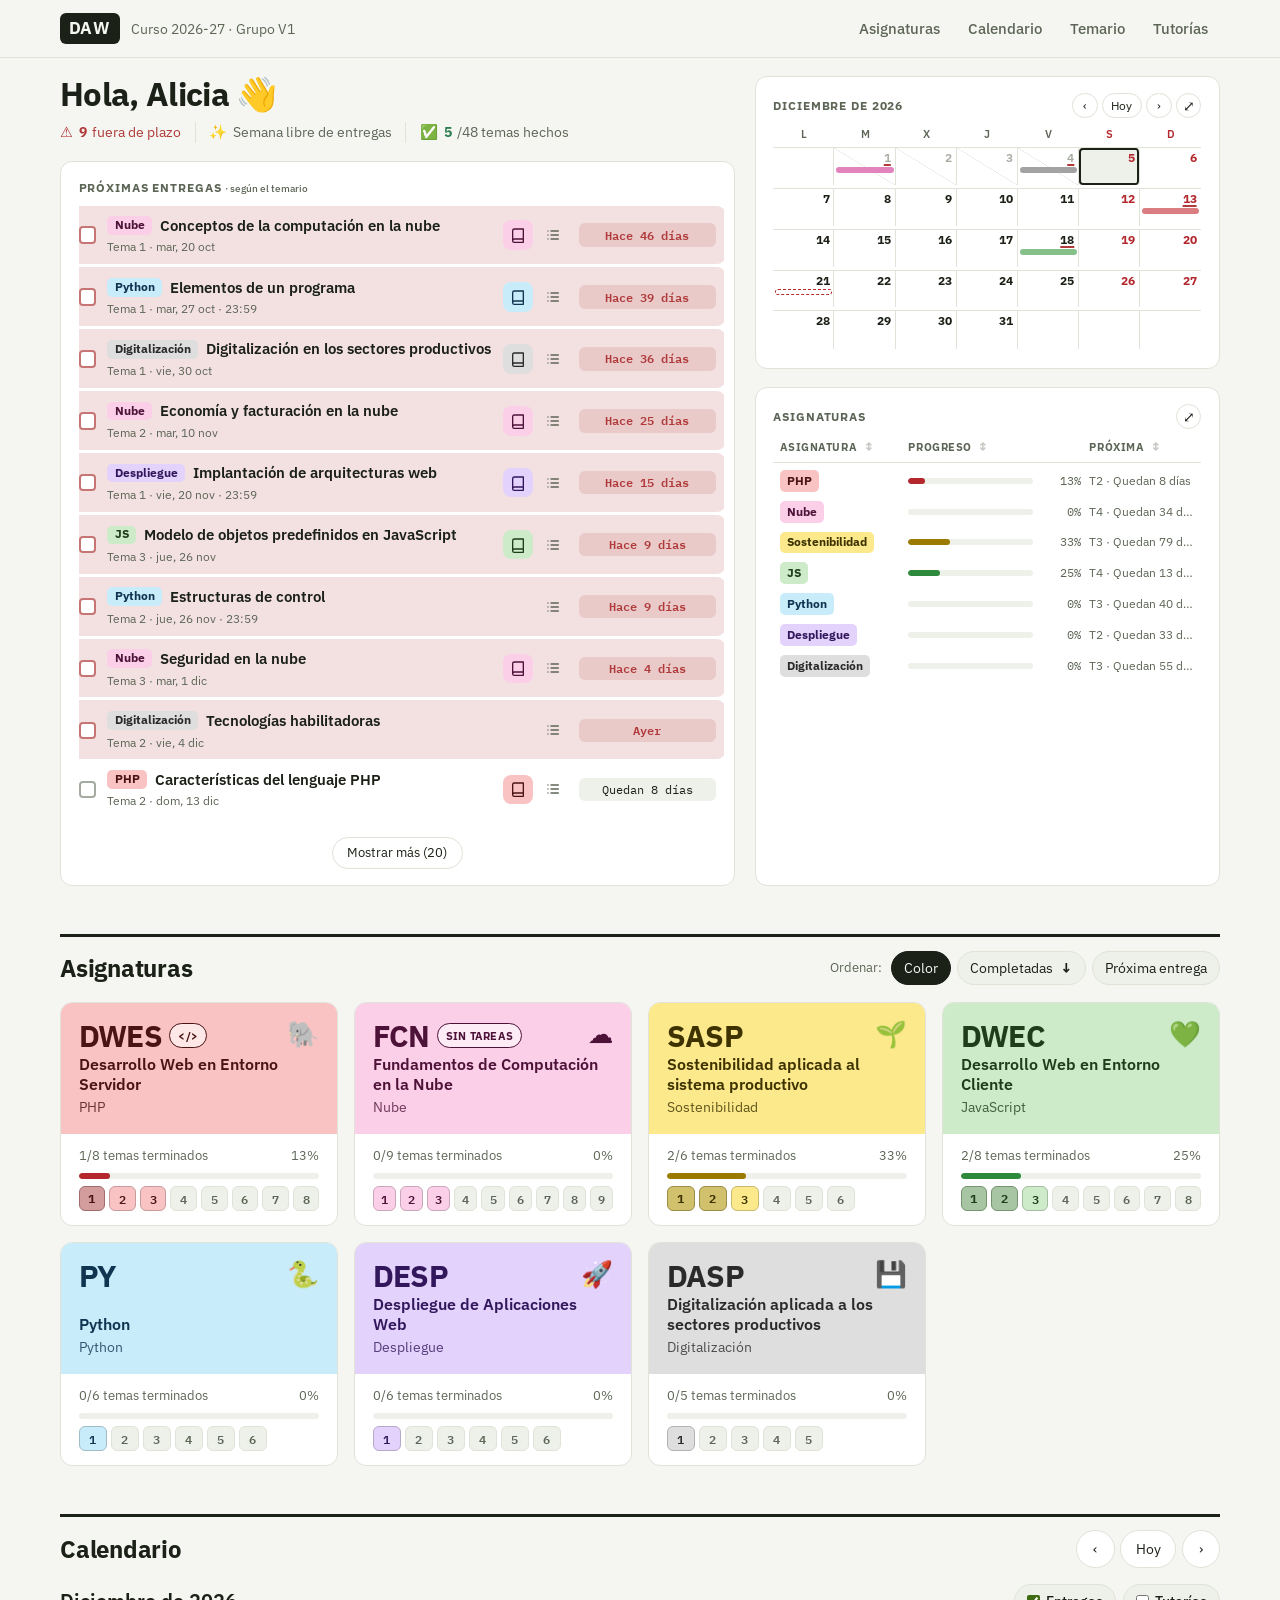
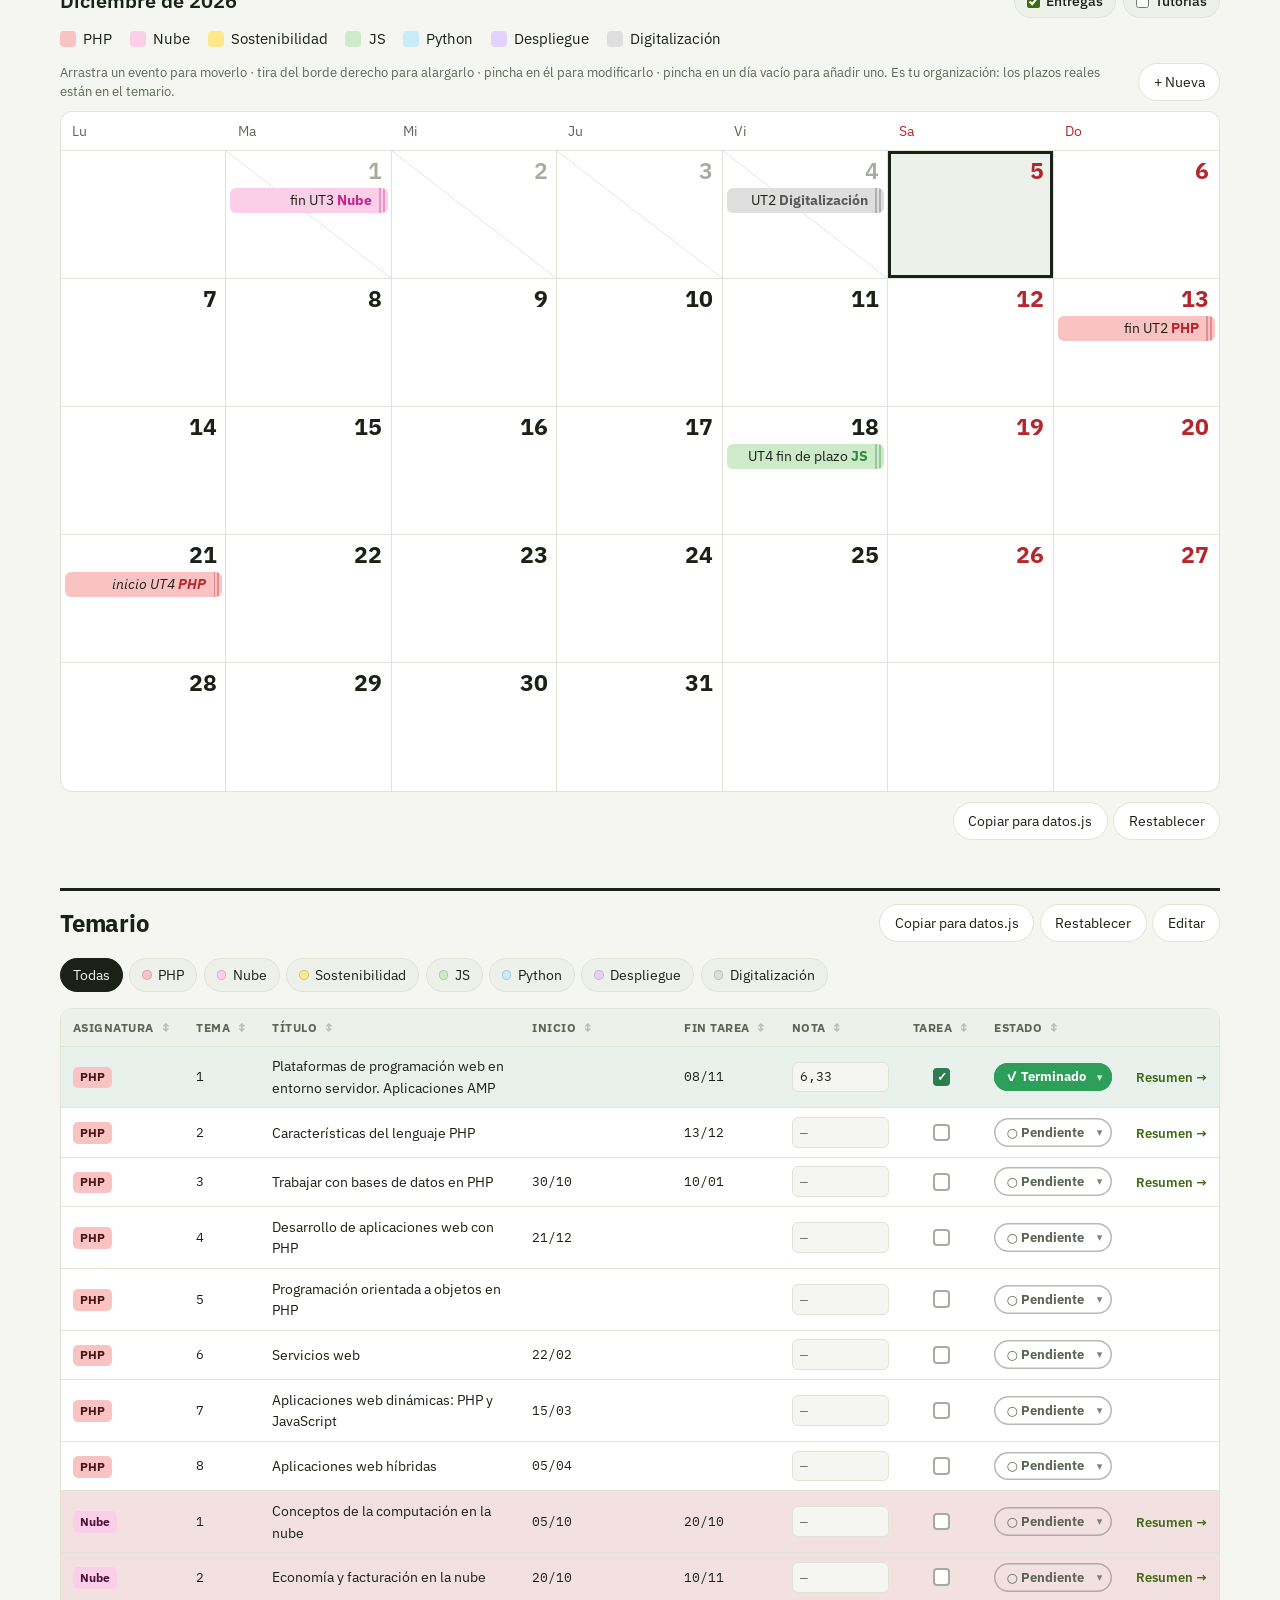
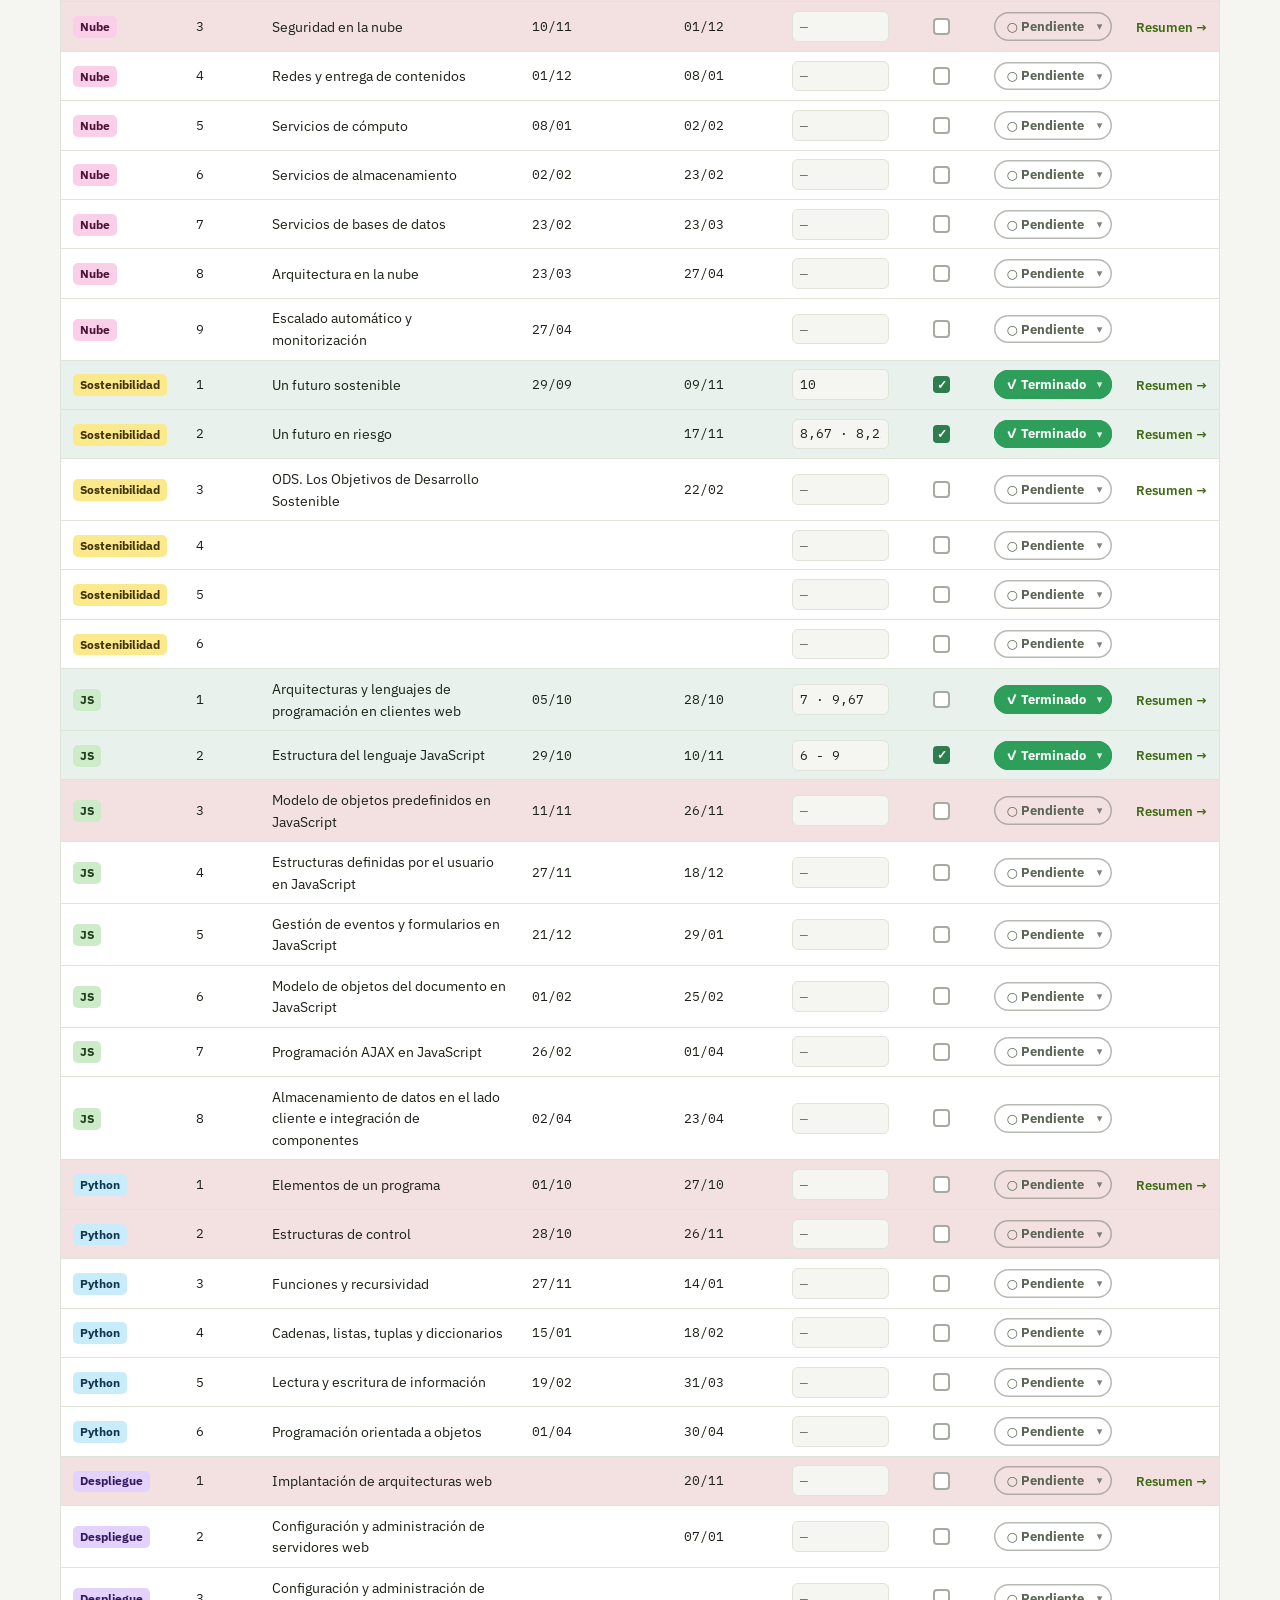
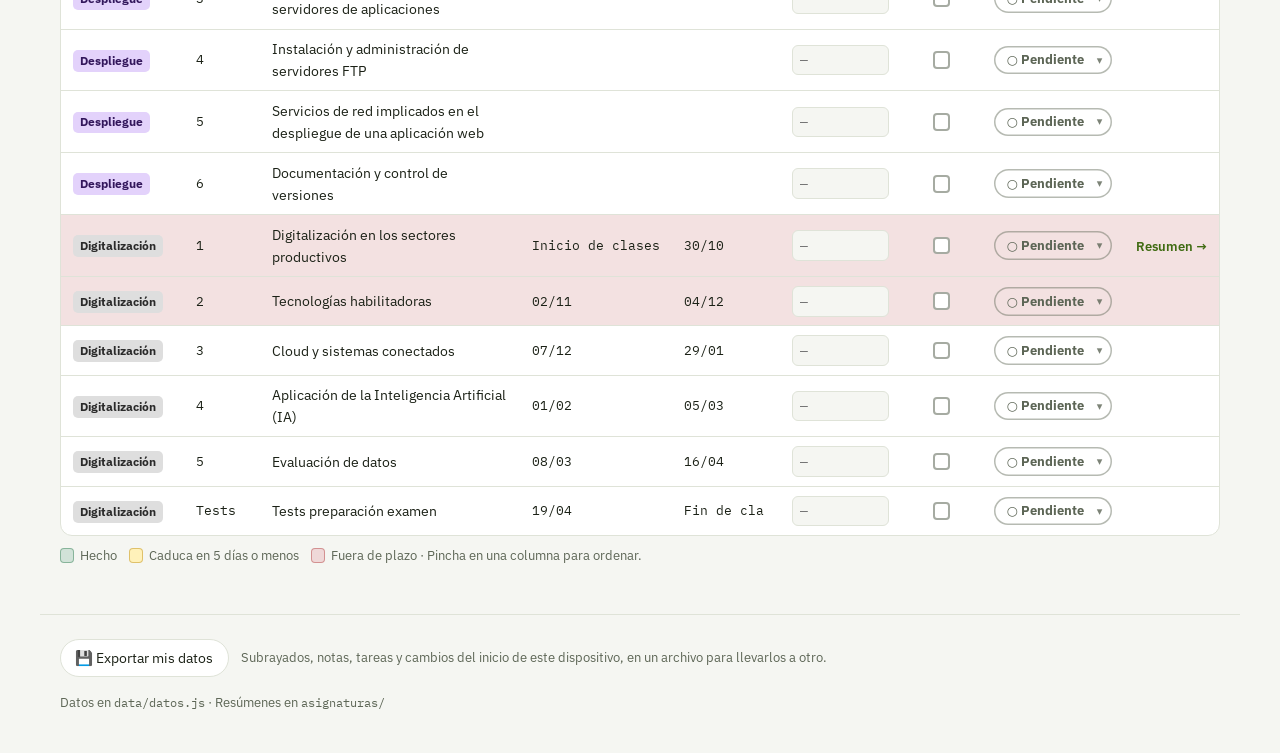
<file: index.html>
<!DOCTYPE html>
<html lang="es">
<head>
<meta charset="utf-8">
<meta name="viewport" content="width=device-width, initial-scale=1, viewport-fit=cover">
<title>DAW · Inicio</title>
<meta name="theme-color" content="#1f2a1a">
<link rel="manifest" href="manifest.webmanifest">
<link rel="icon" href="assets/icono.svg" type="image/svg+xml">
<link rel="apple-touch-icon" href="assets/icono-180.png">
<link rel="preconnect" href="https://fonts.googleapis.com">
<link rel="preconnect" href="https://fonts.gstatic.com" crossorigin>
<link href="https://fonts.googleapis.com/css2?family=IBM+Plex+Sans:ital,wght@0,400;0,500;0,600;0,700;1,400&family=IBM+Plex+Mono:wght@400;500&display=swap" rel="stylesheet">
<link rel="stylesheet" href="assets/inicio.css">
</head>
<body>

<header class="top">
  <div class="top-in">
    <a class="logo" href="#inicio"><span class="logo-mark">DAW</span><span class="logo-txt">Curso <span id="curso"></span> · Grupo <span id="grupo"></span></span></a>
    <nav class="nav" aria-label="Secciones">
      <a href="#asignaturas">Asignaturas</a>
      <a href="#calendario">Calendario</a>
      <a href="#temario">Temario</a>
      <a href="tutorias.html">Tutorías</a>
    </nav>
  </div>
</header>

<main id="inicio">

  <!-- ===== Resumen del día ===== -->
  <section class="hoy">
    <div class="hoy-izq">
      <div class="hoy-saludo">
        <div class="saludo-top">
          <h1>Hola, Alicia <span class="saludo-mano" aria-hidden="true">👋</span></h1>
        </div>
        <div class="hoy-stats" id="hoySub"></div>
      </div>
      <div class="panel">
        <h2 class="panel-t">Próximas entregas <small>· según el temario</small></h2>
        <ul class="lista" id="proxEntregas"></ul>
        <button type="button" class="btn btn-mas" id="proxMas" hidden>Mostrar más</button>
      </div>
    </div>
    <div class="hoy-der">
      <div class="panel mini-cal" id="miniCalPanel" title="Ver el calendario grande">
        <div class="mini-head">
          <h2 class="panel-t" id="miniMes">Calendario</h2>
          <div class="mini-nav">
            <button type="button" class="btn btn-mini" data-mini="ant" aria-label="Mes anterior">‹</button>
            <button type="button" class="btn btn-mini" data-mini="hoy">Hoy</button>
            <button type="button" class="btn btn-mini" data-mini="sig" aria-label="Mes siguiente">›</button>
            <a class="btn btn-mini btn-ico" href="#calendario" title="Ampliar calendario" aria-label="Ampliar calendario">⤢</a>
          </div>
        </div>
        <div id="miniCal"></div>
      </div>
      <div class="panel mini-asig">
        <div class="mini-head">
          <h2 class="panel-t">Asignaturas</h2>
          <a class="btn btn-mini btn-ico" href="#asignaturas" title="Ver asignaturas en grande" aria-label="Ver asignaturas en grande">⤢</a>
        </div>
        <div class="mini-asig-cab" id="miniAsigCab">
          <button type="button" class="th-sort" data-sort="nombre">Asignatura<span class="sort-ic" aria-hidden="true">↕</span></button>
          <button type="button" class="th-sort" data-sort="pct">Progreso<span class="sort-ic" aria-hidden="true">↕</span></button>
          <span></span>
          <button type="button" class="th-sort" data-sort="prox">Próxima<span class="sort-ic" aria-hidden="true">↕</span></button>
        </div>
        <ul class="mini-asig-lista" id="miniAsig"></ul>
      </div>
    </div>
    <div class="mini-pop" id="miniPop" role="tooltip" hidden></div>
  </section>

  <!-- ===== Asignaturas ===== -->
  <section id="asignaturas" class="sec">
    <div class="sec-head">
      <h2 class="sec-t">Asignaturas</h2>
      <div class="chips orden-chips" id="asigOrden" role="group" aria-label="Ordenar asignaturas"></div>
    </div>
    <div class="portadas" id="portadas"></div>
  </section>

  <!-- ===== Calendario ===== -->
  <section id="calendario" class="sec">
    <div class="sec-head">
      <h2 class="sec-t">Calendario</h2>
      <div class="cal-ctrl">
        <button type="button" class="btn" id="calPrev" aria-label="Mes anterior">‹</button>
        <button type="button" class="btn" id="calHoy">Hoy</button>
        <button type="button" class="btn" id="calNext" aria-label="Mes siguiente">›</button>
      </div>
    </div>
    <div class="cal-bar">
      <p class="cal-mes" id="calMes"></p>
      <div class="chips" id="calFiltro">
        <label class="chip"><input type="checkbox" value="entregas" checked> Entregas</label>
        <label class="chip"><input type="checkbox" value="tutorias"> Tutorías</label>
      </div>
    </div>
    <ul class="leyenda" id="leyenda"></ul>
    <div class="cal-edit-bar" id="calAyuda">
      <p>Arrastra un evento para moverlo · tira del borde derecho para alargarlo · pincha en él para modificarlo · pincha en un día vacío para añadir uno. Es tu organización: los plazos reales están en el temario.</p>
      <div class="cal-ctrl">
        <button type="button" class="btn" id="calNueva">+ Nueva</button>
      </div>
    </div>
    <div class="cal" id="cal"></div>
    <div class="cal-edit-acc">
      <button type="button" class="btn" id="calCopiar" hidden title="Copia las entregas en formato datos.js">Copiar para datos.js</button>
      <button type="button" class="btn" id="calReset" hidden title="Descarta los cambios guardados en este navegador">Restablecer</button>
    </div>

    <dialog class="dlg" id="entDlg" aria-labelledby="entDlgT">
      <form id="entForm" method="dialog">
        <h3 id="entDlgT">Nueva entrega</h3>
        <a class="ir" id="entResumen" hidden></a>
        <label>Asignatura <select name="asig"></select></label>
        <label>Texto <input name="texto" required placeholder="UT3 23:59"></label>
        <div class="dlg-2">
          <label>Desde <input type="date" name="desde" required></label>
          <label><span>Hasta <small>(opcional)</small></span> <input type="date" name="hasta"></label>
        </div>
        <label class="dlg-chk"><input type="checkbox" name="inicio"> Es un comienzo de unidad</label>
        <label class="dlg-chk"><input type="checkbox" name="hecho"> Entregada</label>
        <label class="dlg-chk" id="entUkFila"><input type="checkbox" name="uk"> Bandera británica de fondo</label>
        <div class="dlg-acc">
          <button type="button" class="btn btn-peligro" id="entBorrar">Borrar</button>
          <span></span>
          <button type="button" class="btn" id="entCancelar">Cancelar</button>
          <button type="submit" class="btn btn-pri">Guardar</button>
        </div>
      </form>
    </dialog>
  </section>

  <!-- ===== Temario ===== -->
  <section id="temario" class="sec">
    <div class="sec-head">
      <h2 class="sec-t">Temario</h2>
      <div class="cal-ctrl">
        <button type="button" class="btn" id="temCopiar" hidden title="Copia el temario en formato datos.js">Copiar para datos.js</button>
        <button type="button" class="btn" id="temReset" hidden title="Descarta los cambios guardados en este navegador">Restablecer</button>
        <button type="button" class="btn" id="temEditar" aria-pressed="false">Editar</button>
      </div>
    </div>
    <div class="chips" id="temFiltro"></div>
    <div class="tbl"><table id="temTabla">
      <thead><tr><th data-col="asig" aria-sort="none"><button type="button" class="th-sort" data-sort="asig">Asignatura<span class="sort-ic" aria-hidden="true">↕</span></button></th><th data-col="tema" aria-sort="none"><button type="button" class="th-sort" data-sort="tema">Tema<span class="sort-ic" aria-hidden="true">↕</span></button></th><th data-col="titulo" aria-sort="none"><button type="button" class="th-sort" data-sort="titulo">Título<span class="sort-ic" aria-hidden="true">↕</span></button></th><th data-col="inicio" aria-sort="none"><button type="button" class="th-sort" data-sort="inicio">Inicio<span class="sort-ic" aria-hidden="true">↕</span></button></th><th data-col="fin" aria-sort="none"><button type="button" class="th-sort" data-sort="fin">Fin tarea<span class="sort-ic" aria-hidden="true">↕</span></button></th><th data-col="nota" aria-sort="none"><button type="button" class="th-sort" data-sort="nota">Nota<span class="sort-ic" aria-hidden="true">↕</span></button></th><th data-col="tarea" aria-sort="none"><button type="button" class="th-sort" data-sort="tarea">Tarea<span class="sort-ic" aria-hidden="true">↕</span></button></th><th data-col="estado" aria-sort="none"><button type="button" class="th-sort" data-sort="estado">Estado<span class="sort-ic" aria-hidden="true">↕</span></button></th><th></th></tr></thead>
      <tbody></tbody>
    </table></div>
    <p class="tem-nota-pie"><span class="tem-sw ok"></span> Hecho <span class="tem-sw pronto"></span> Caduca en 5 días o menos <span class="tem-sw urg"></span> Fuera de plazo · Pincha en una columna para ordenar.</p>
  </section>

</main>

<dialog class="dlg" id="tarDlg" aria-labelledby="tarDlgT">
  <form id="tarForm" method="dialog">
    <h3 id="tarDlgT">Completar tarea</h3>
    <p class="dlg-sub" id="tarSub"></p>
    <label class="dlg-chk"><input type="checkbox" name="hecha" checked> He hecho y entregado la tarea</label>
    <label><span>Nota <small>(si ya la sabes)</small></span> <input name="nota" placeholder="p. ej. 8,5" autocomplete="off"></label>
    <label class="dlg-chk"><input type="checkbox" name="terminado" checked> Marcar el tema como terminado</label>
    <div class="dlg-acc">
      <span></span>
      <button type="button" class="btn" id="tarCancelar">Cancelar</button>
      <button type="submit" class="btn btn-pri">Guardar</button>
    </div>
  </form>
</dialog>

<div class="aviso" id="aviso" role="status" aria-live="polite" hidden></div>

<footer class="pie">
  <div class="pie-exp">
    <button type="button" class="btn" id="exportarDatos">💾 Exportar mis datos</button>
    <span id="exportarMsg">Subrayados, notas, tareas y cambios del inicio de este dispositivo, en un archivo para llevarlos a otro.</span>
  </div>
  Datos en <code>data/datos.js</code> · Resúmenes en <code>asignaturas/</code>
</footer>

<script src="data/guardado.js"></script>
<script src="data/datos.js"></script>
<script src="assets/inicio.js"></script>
</body>
</html>
</file>
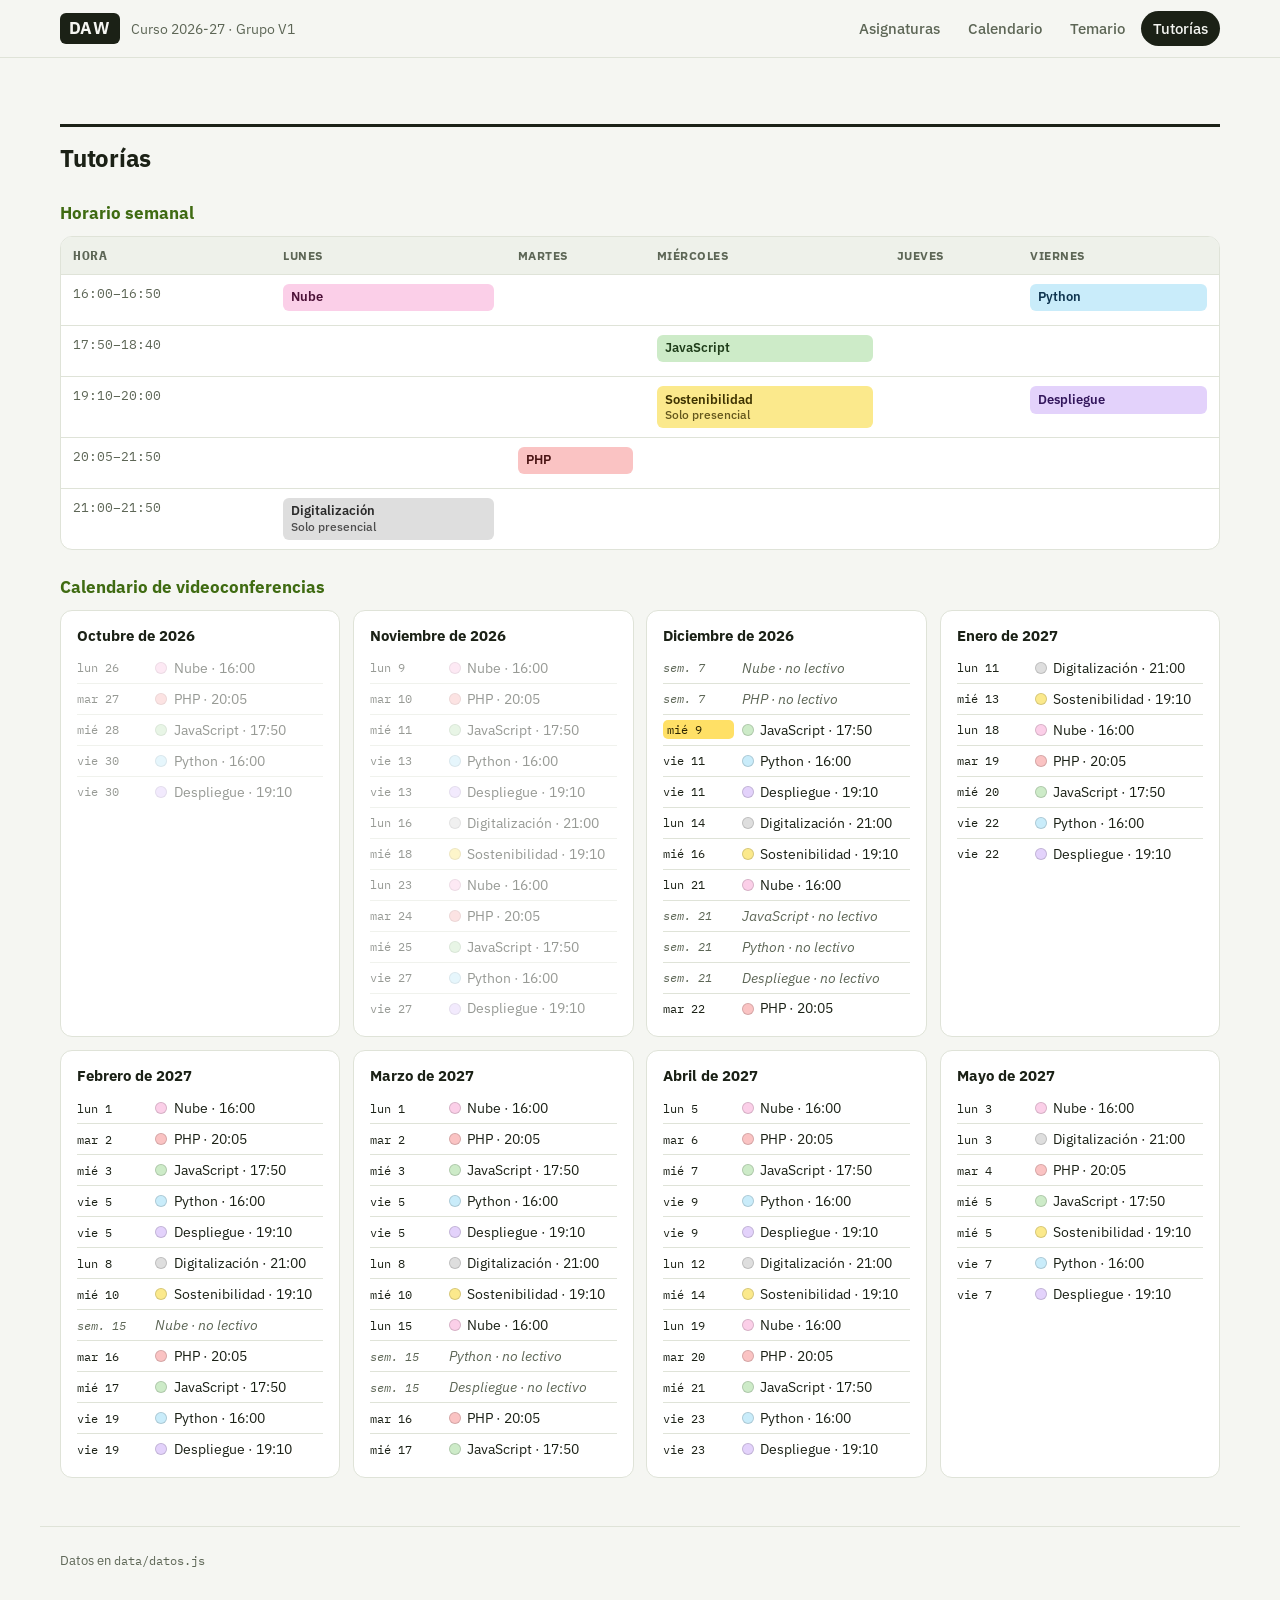
<file: tutorias.html>
<!DOCTYPE html>
<html lang="es">
<head>
<meta charset="utf-8">
<meta name="viewport" content="width=device-width, initial-scale=1, viewport-fit=cover">
<title>DAW · Tutorías</title>
<meta name="theme-color" content="#1f2a1a">
<link rel="manifest" href="manifest.webmanifest">
<link rel="icon" href="assets/icono.svg" type="image/svg+xml">
<link rel="apple-touch-icon" href="assets/icono-180.png">
<link rel="preconnect" href="https://fonts.googleapis.com">
<link rel="preconnect" href="https://fonts.gstatic.com" crossorigin>
<link href="https://fonts.googleapis.com/css2?family=IBM+Plex+Sans:ital,wght@0,400;0,500;0,600;0,700;1,400&family=IBM+Plex+Mono:wght@400;500&display=swap" rel="stylesheet">
<link rel="stylesheet" href="assets/inicio.css">
</head>
<body>

<header class="top">
  <div class="top-in">
    <a class="logo" href="index.html"><span class="logo-mark">DAW</span><span class="logo-txt">Curso <span id="curso"></span> · Grupo <span id="grupo"></span></span></a>
    <nav class="nav" aria-label="Secciones">
      <a href="index.html#asignaturas">Asignaturas</a>
      <a href="index.html#calendario">Calendario</a>
      <a href="index.html#temario">Temario</a>
      <a href="tutorias.html" aria-current="page">Tutorías</a>
    </nav>
  </div>
</header>

<main>
  <section id="tutorias" class="sec">
    <h2 class="sec-t">Tutorías</h2>
    <h3 class="sub-t">Horario semanal</h3>
    <div class="tbl"><table class="horario" id="horario"></table></div>
    <h3 class="sub-t">Calendario de videoconferencias</h3>
    <div class="vc" id="vc"></div>
  </section>
</main>

<footer class="pie">Datos en <code>data/datos.js</code></footer>

<script src="data/guardado.js"></script>
<script src="data/datos.js"></script>
<script src="assets/tutorias.js"></script>
</body>
</html>
</file>
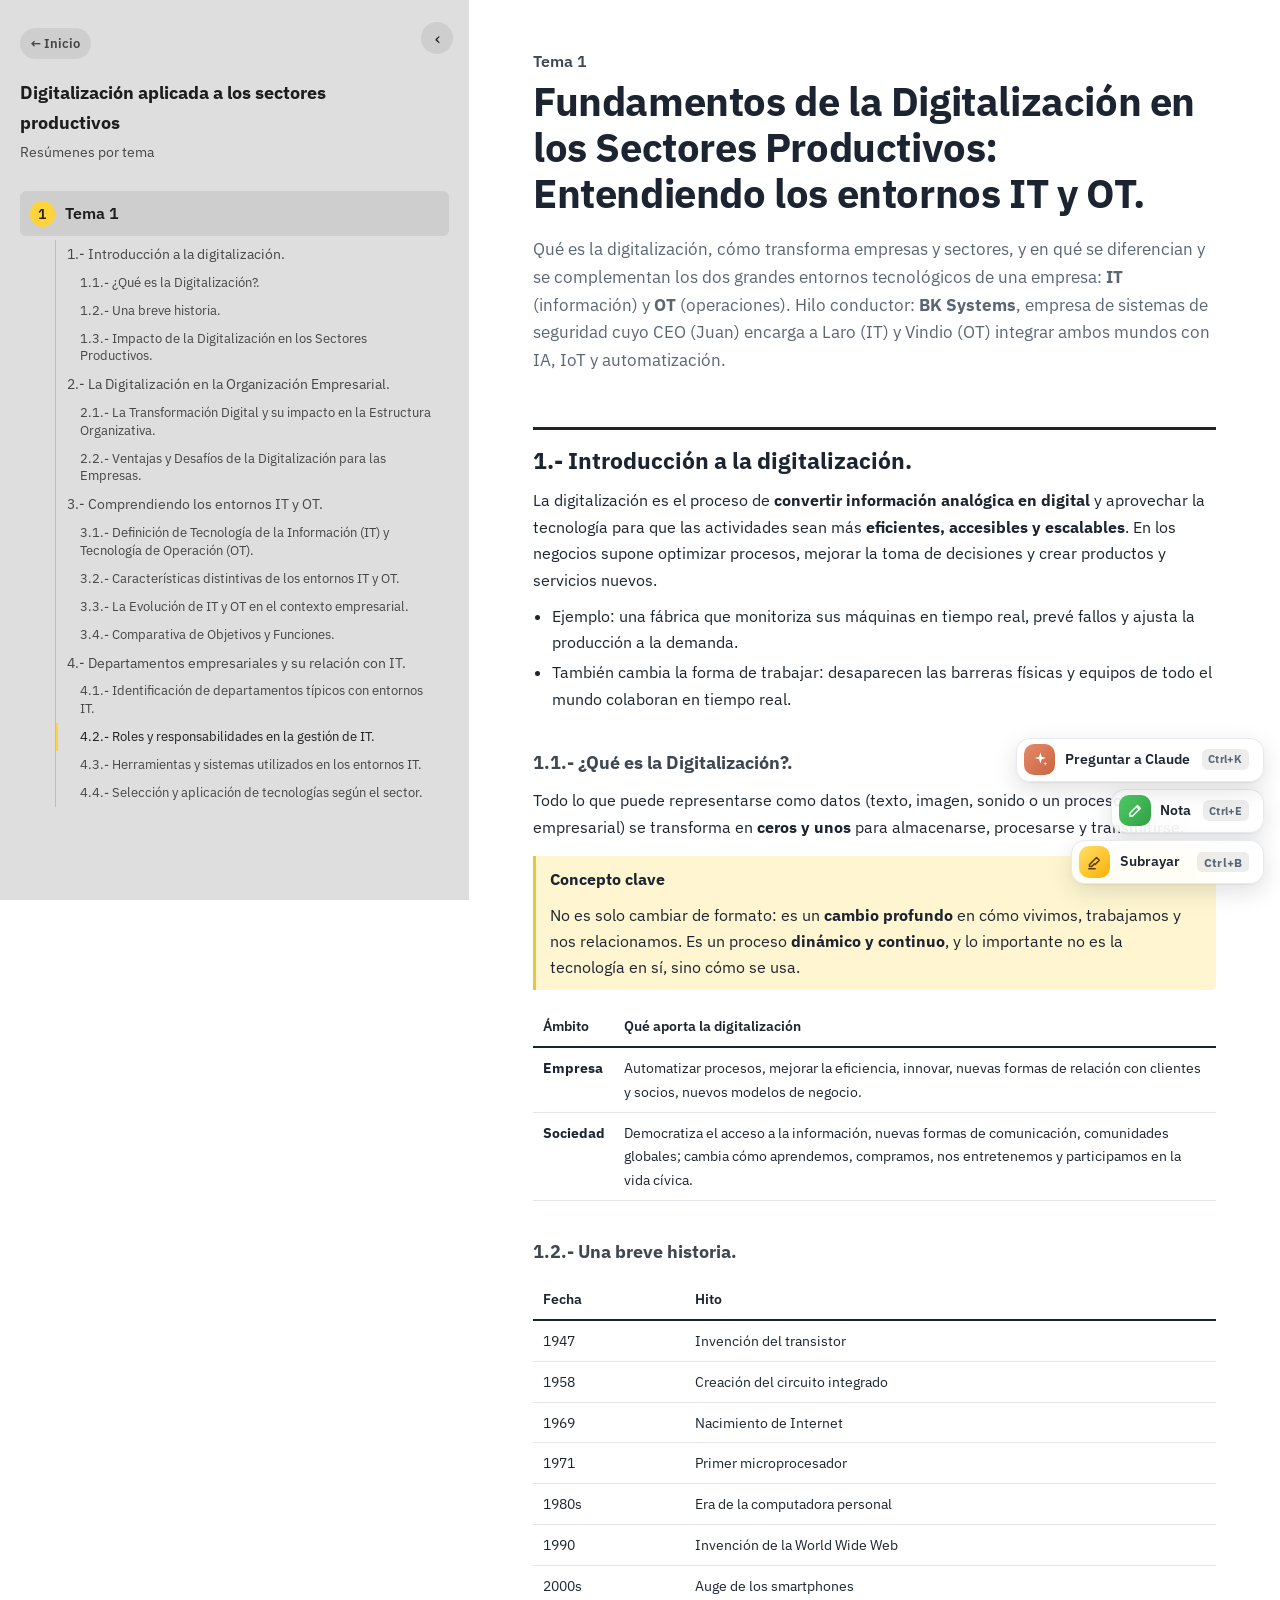
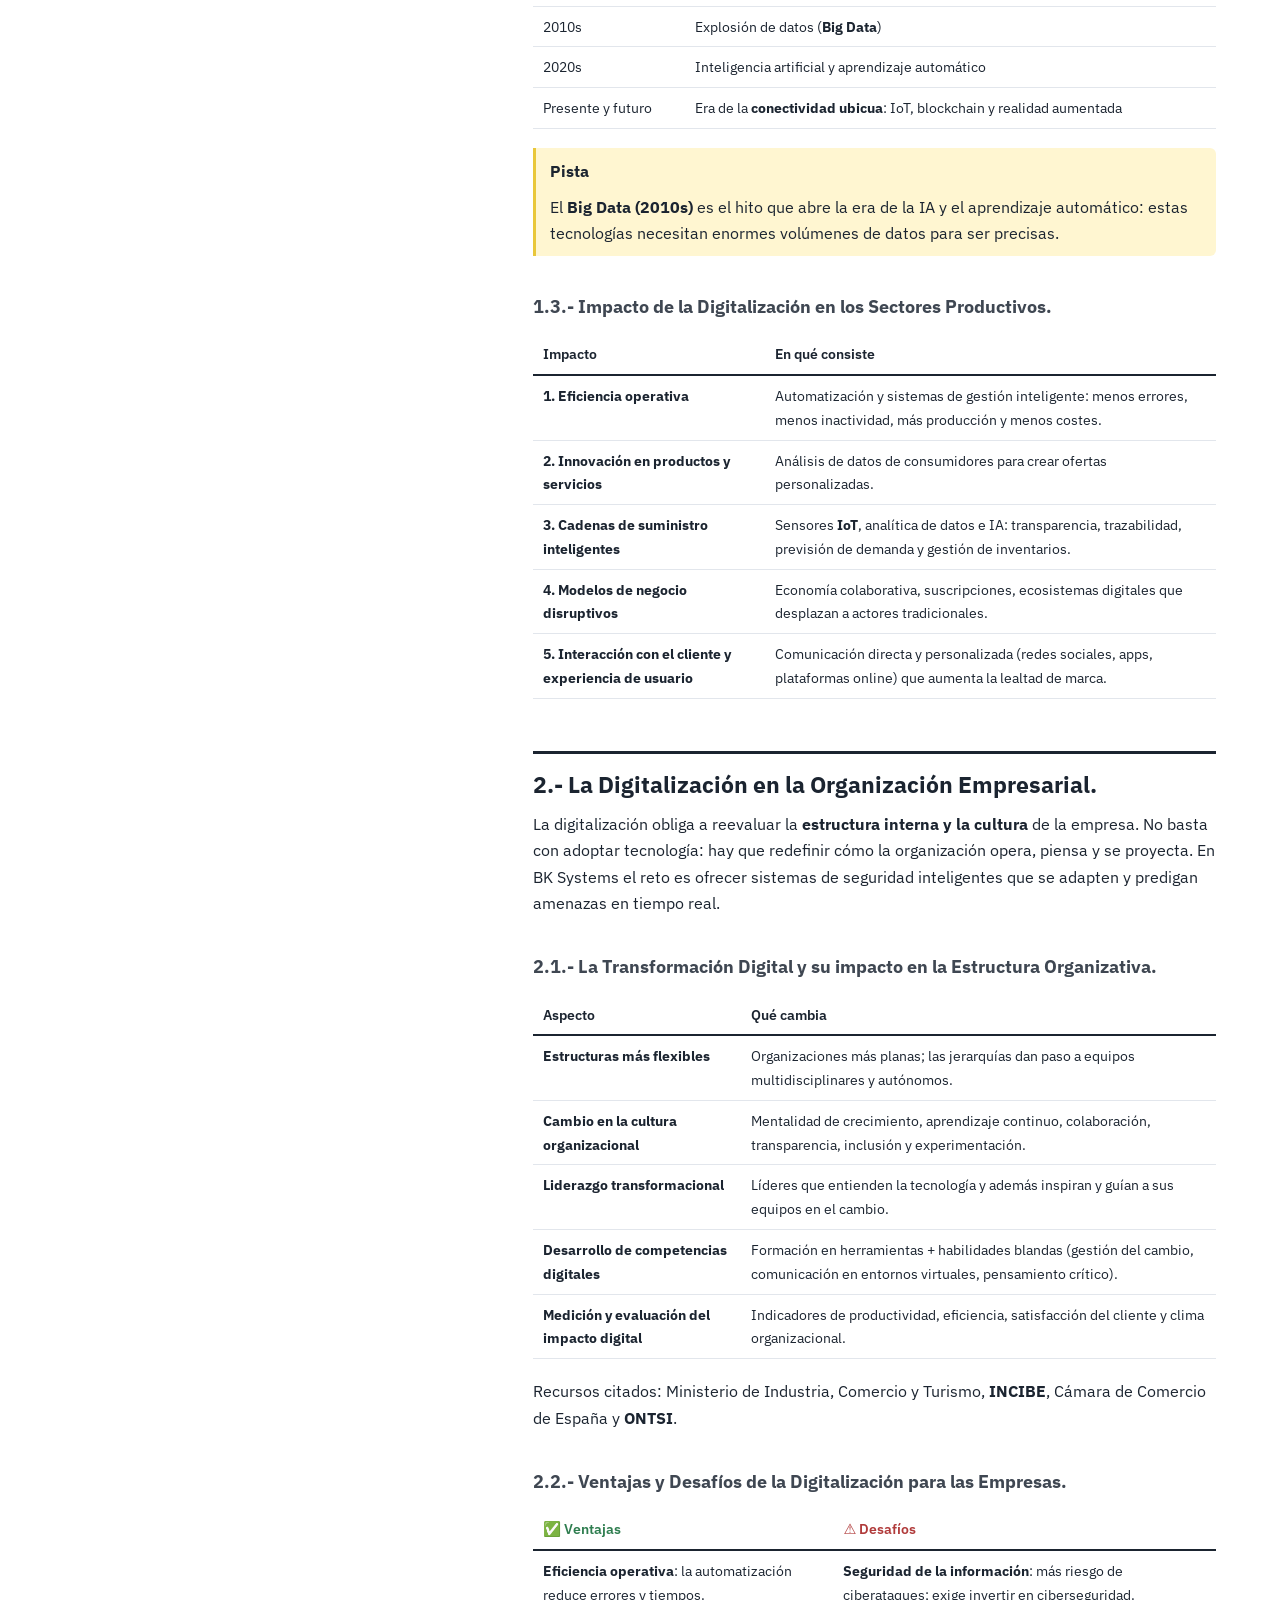
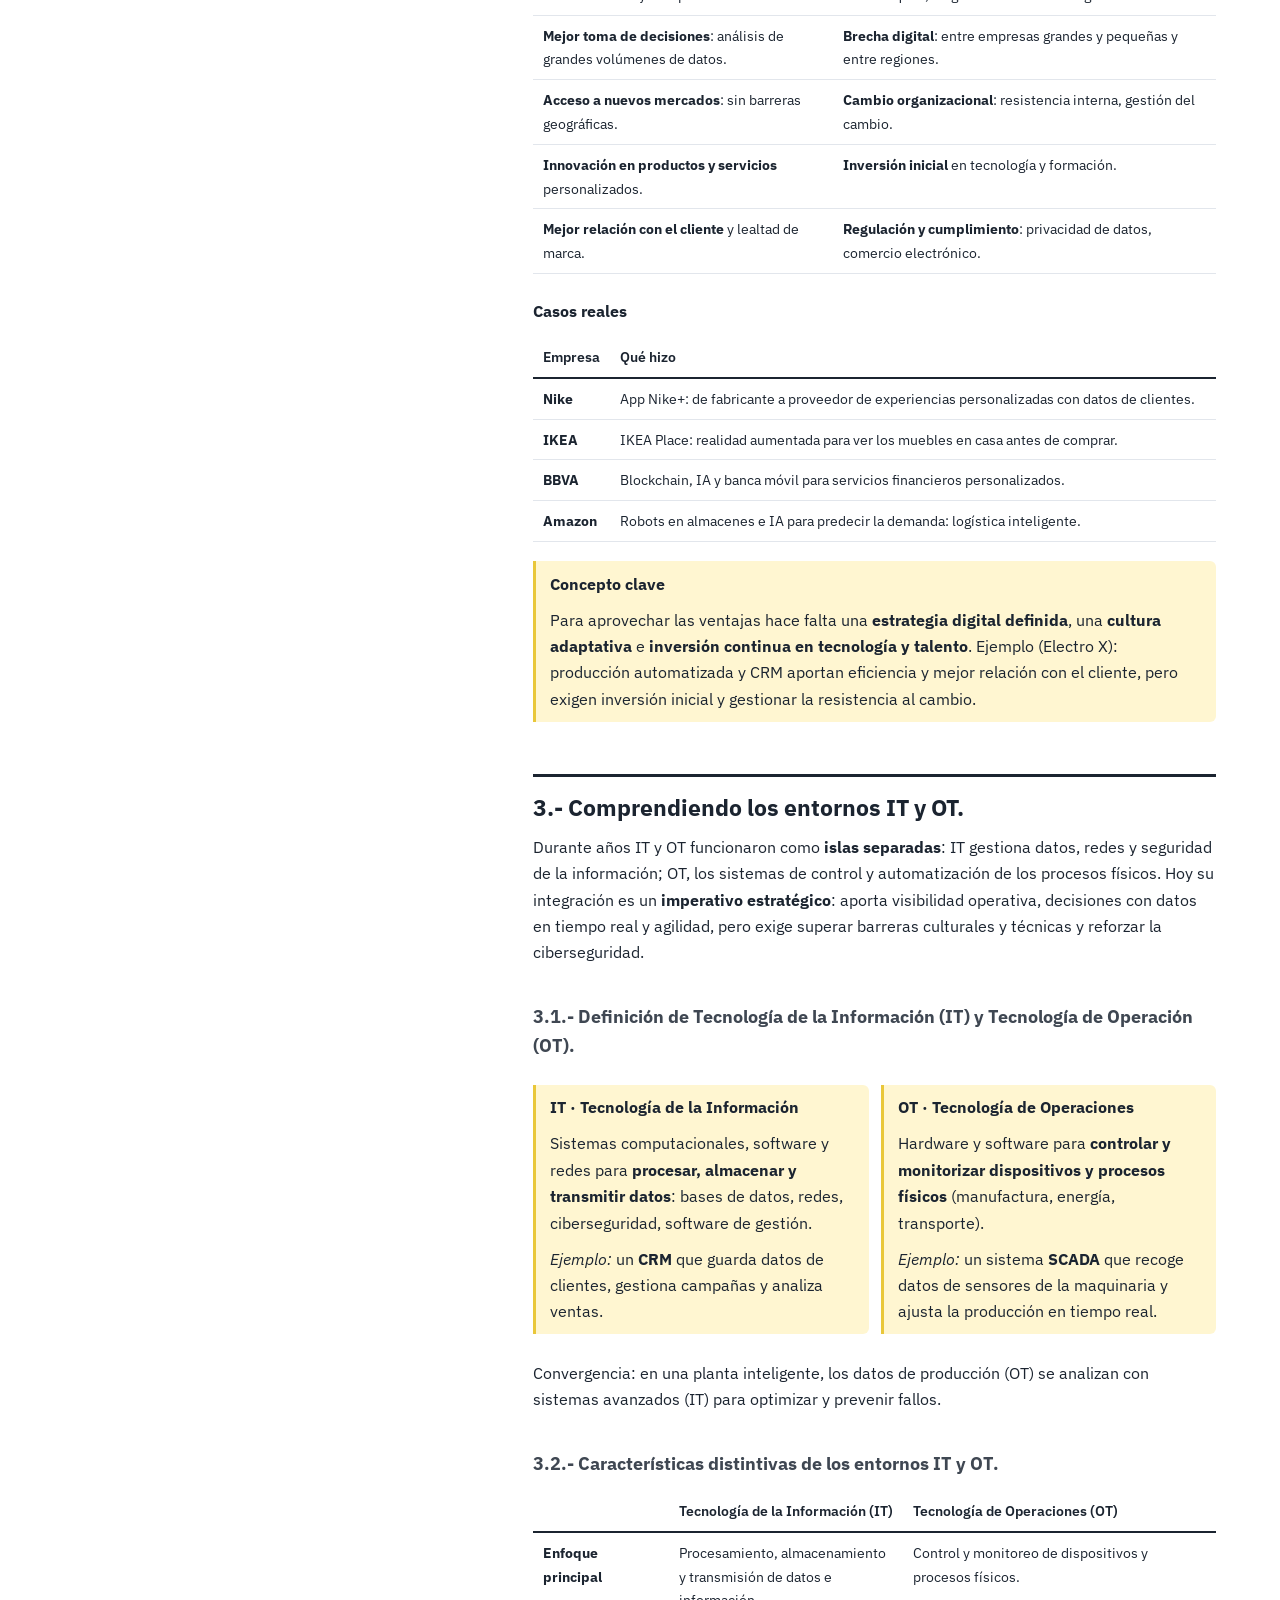
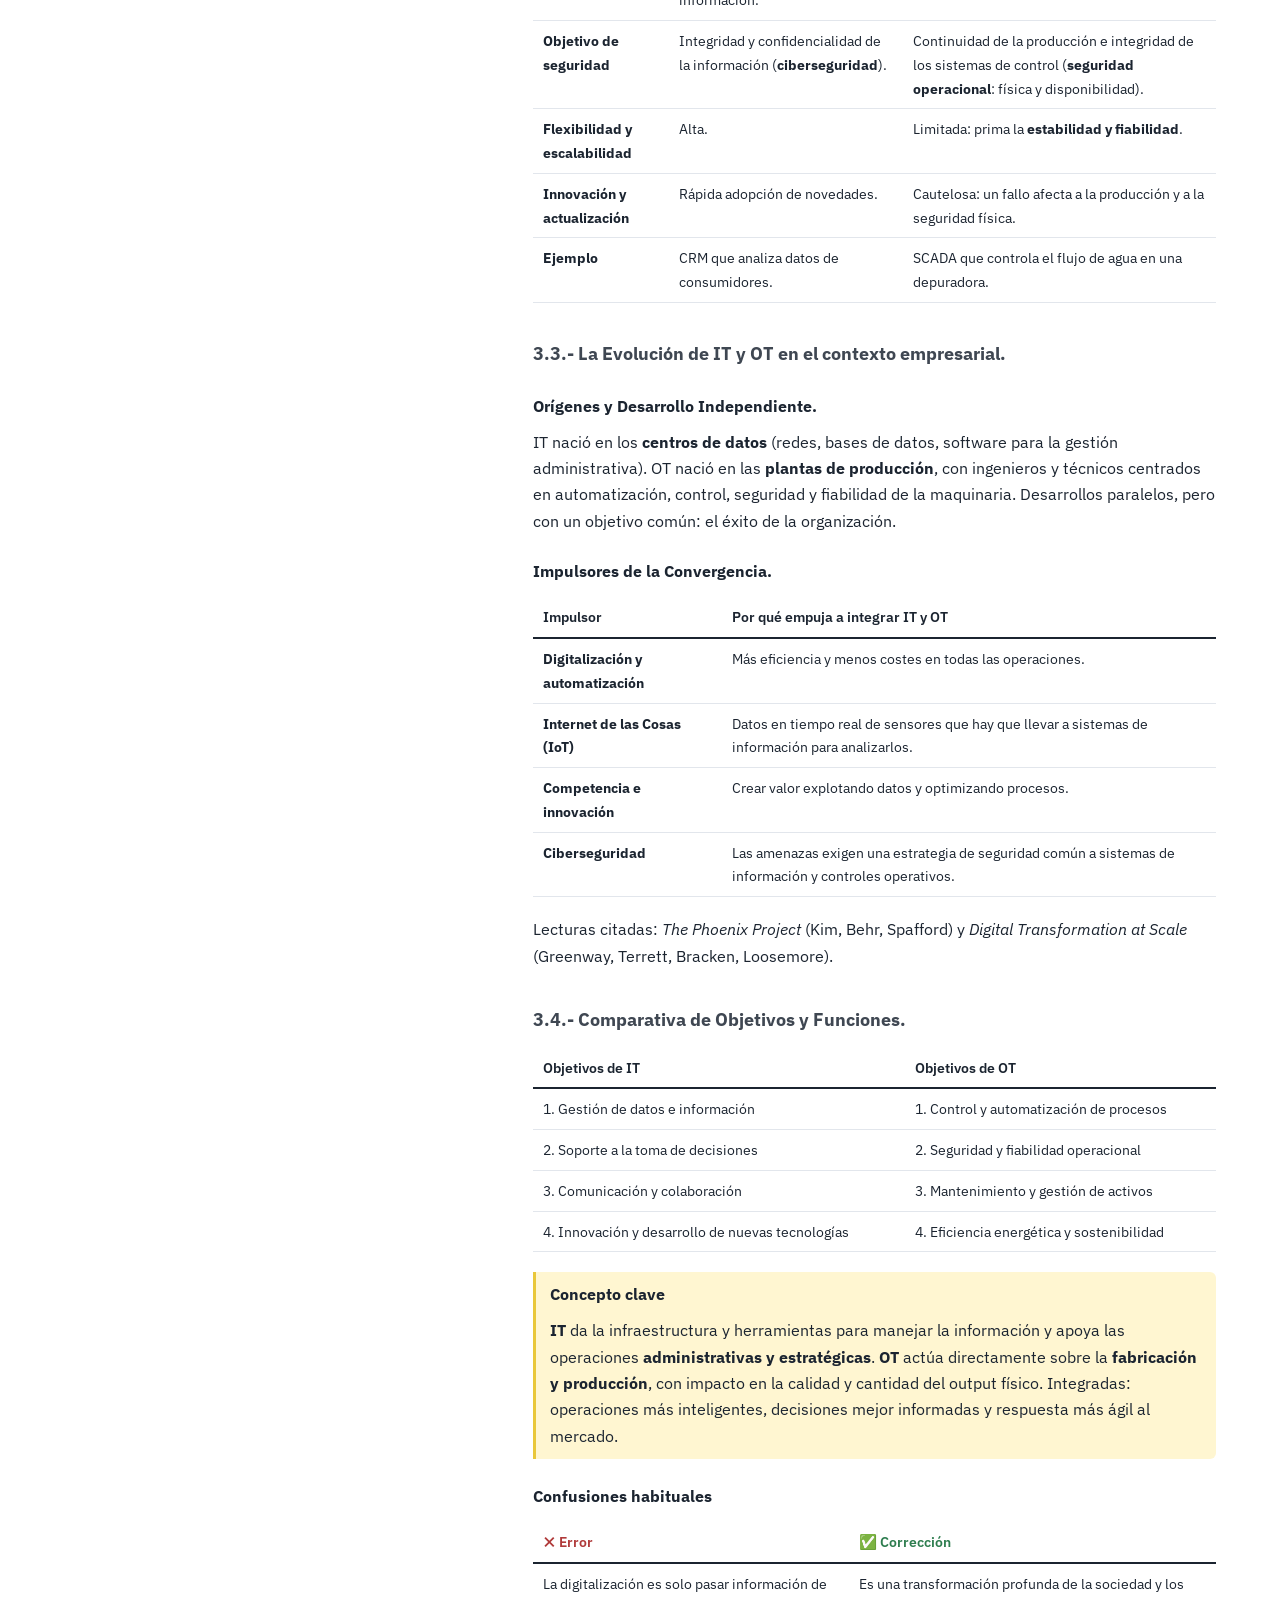
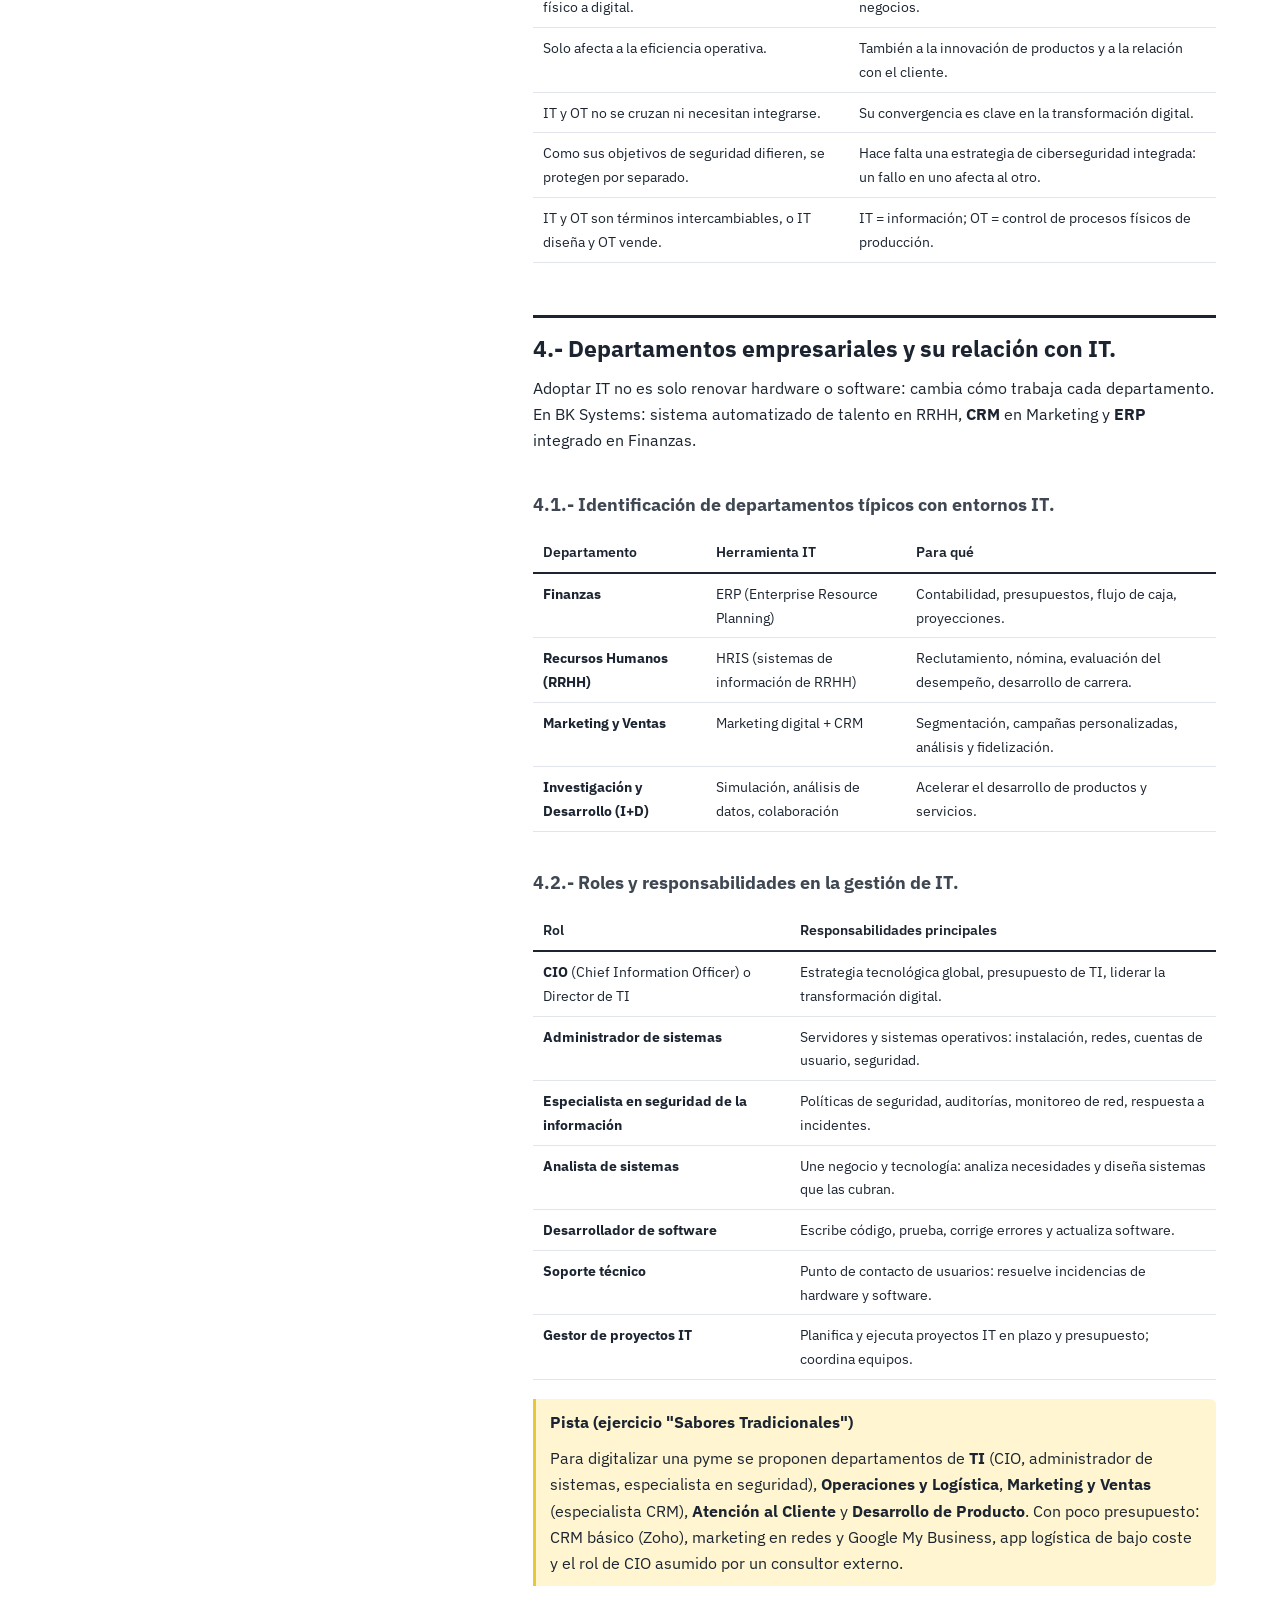
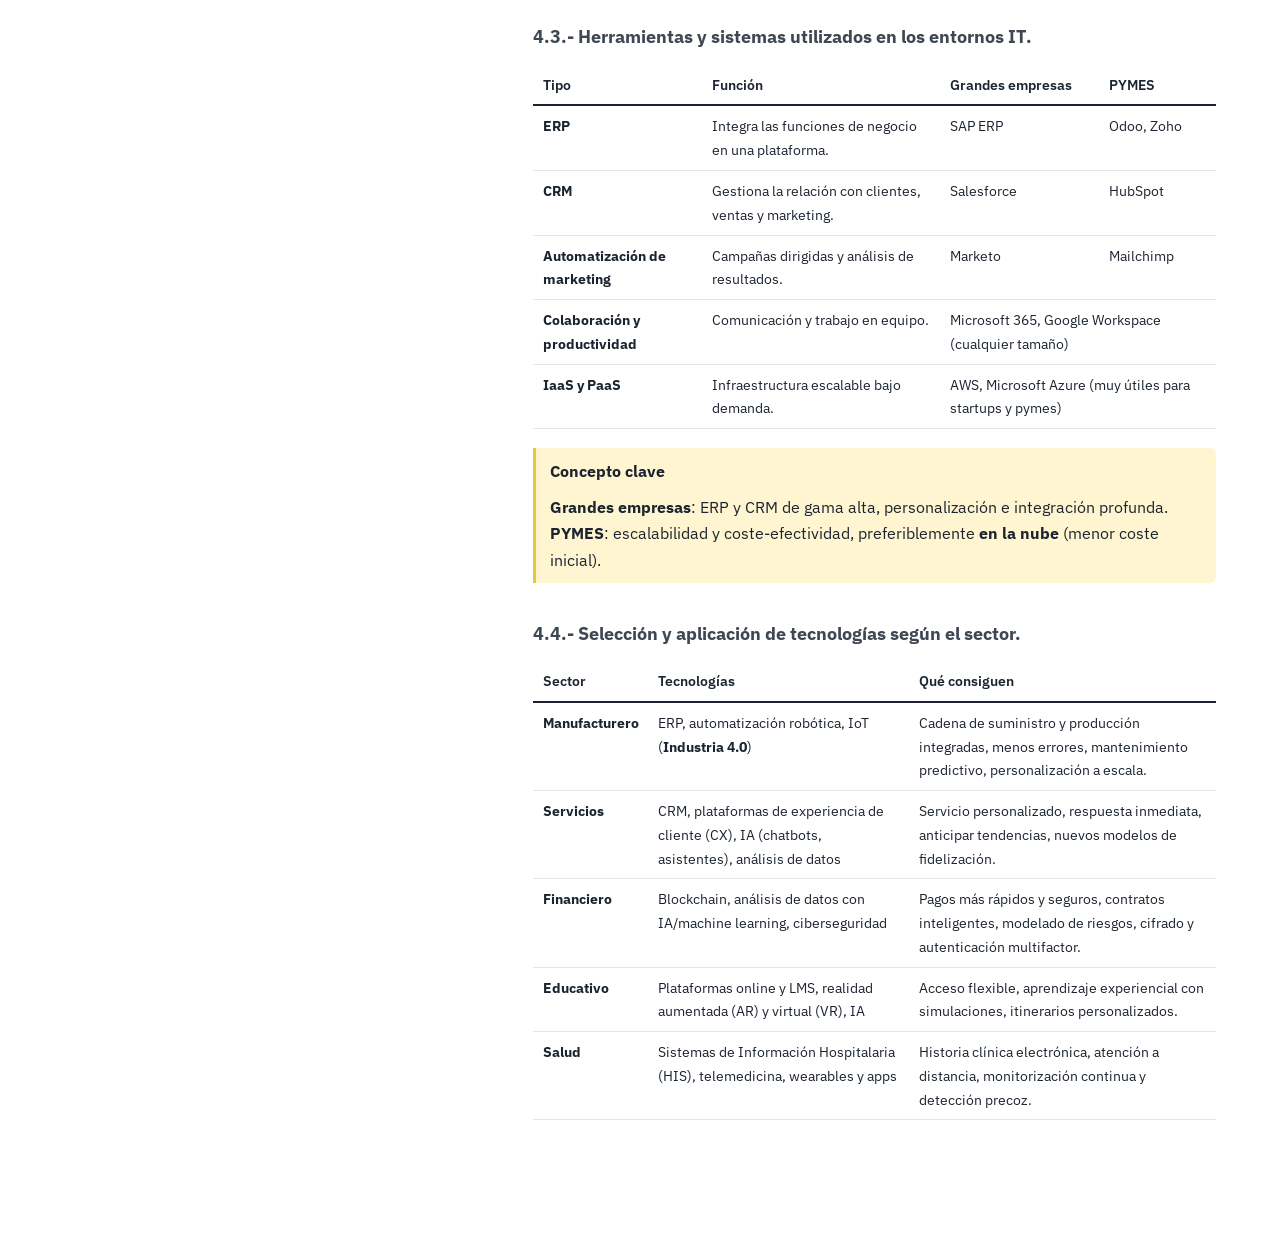
<file: asignaturas/dasp.html>
<!DOCTYPE html>
<html lang="es">
<head>
<meta charset="utf-8">
<meta name="viewport" content="width=device-width, initial-scale=1, viewport-fit=cover">
<title>DASP · Resúmenes</title>
<link rel="preconnect" href="https://fonts.googleapis.com">
<link rel="preconnect" href="https://fonts.gstatic.com" crossorigin>
<link href="https://fonts.googleapis.com/css2?family=IBM+Plex+Sans:ital,wght@0,400;0,500;0,600;0,700;1,400&family=IBM+Plex+Mono:wght@400;500&display=swap" rel="stylesheet">
<style>
:root{
  --bg:#ffffff; --ink:#1b2430; --muted:#5b6675; --line:#e2e6ec;
  --side:#dedede; --side-ink:#454545; --side-strong:#1d1d1d; --side-tint:rgba(0,0,0,.07); --side-line:rgba(0,0,0,.15); --side-active:#ffd43b;
  --blue:#3f4752; --code-bg:#f2f5f9; --code-ink:#1b2430;
  --ok:#2e7d4f; --bad:#b03a3a; --note:#fff6d1; --note-line:#e9c73a;
  box-sizing:border-box;
  padding-top:env(safe-area-inset-top,0px);
  padding-bottom:env(safe-area-inset-bottom,0px);
}
@media (prefers-color-scheme: dark){
  :root:not([data-theme="light"]){
    --bg:#11161d; --ink:#e3e8ef; --muted:#9aa6b5; --line:#263140;
    --side:#2a2d32; --side-ink:#c5cad1; --side-strong:#f1f3f5; --side-tint:rgba(255,255,255,.08); --side-line:rgba(255,255,255,.15); --code-bg:#1d2127; --code-ink:#e3e8ef;
    --ok:#6cc68f; --bad:#ef7d7d; --note:#2a2614; --note-line:#8d7a25; --blue:#c3cad3;
  }
}
:root[data-theme="dark"]{
  --bg:#11161d; --ink:#e3e8ef; --muted:#9aa6b5; --line:#263140;
    --side:#2a2d32; --side-ink:#c5cad1; --side-strong:#f1f3f5; --side-tint:rgba(255,255,255,.08); --side-line:rgba(255,255,255,.15); --code-bg:#1d2127; --code-ink:#e3e8ef;
    --ok:#6cc68f; --bad:#ef7d7d; --note:#2a2614; --note-line:#8d7a25; --blue:#c3cad3;
}
*,*::before,*::after{box-sizing:inherit}
html{height:100%;scroll-padding-top:calc(env(safe-area-inset-top,0px) + 1rem)}
body{margin:0;min-height:100%;background:var(--bg);color:var(--ink);
  font:16px/1.65 "IBM Plex Sans",system-ui,-apple-system,"Segoe UI",sans-serif}
code,pre{font-family:"IBM Plex Mono",ui-monospace,Menlo,Consolas,monospace}

/* Layout */
.layout{display:grid;grid-template-columns:290px 1fr;min-height:100vh}
aside{background:var(--side);color:var(--side-ink);position:sticky;top:0;height:100vh;overflow-y:auto;padding:1.75rem 1.25rem 2rem}
.brand{color:var(--side-strong);font-weight:700;font-size:1.15rem;margin:0 0 .2rem}
.brand-sub{font-size:.85rem;margin:0 0 1.75rem;color:var(--side-ink)}
nav ul{list-style:none;margin:0;padding:0}
.tema-btn{display:flex;align-items:baseline;gap:.6rem;width:100%;text-align:left;background:none;border:0;
  color:var(--side-strong);font:inherit;font-weight:600;padding:.55rem .6rem;border-radius:6px;cursor:pointer}
.tema-btn .n{display:inline-grid;place-items:center;min-width:1.6rem;height:1.6rem;border-radius:50%;
  background:var(--side-tint);font-size:.85rem}
.tema-btn[aria-current="true"] .n{background:var(--side-active);color:#2a2300}
.tema-btn:hover{background:var(--side-tint)}
.tema-btn[aria-current="true"]{background:var(--side-tint)}
.sub{margin:.25rem 0 .9rem 2.2rem;border-left:1px solid var(--side-line)}
.sub a{display:block;color:var(--side-ink);text-decoration:none;font-size:.86rem;line-height:1.35;padding:.32rem .7rem}
.sub a.l2{padding-left:1.5rem;font-size:.82rem}
.sub a:hover,.sub a.on{color:var(--side-strong)}
.sub a.on{box-shadow:inset 2px 0 0 var(--side-active)}
.sub[hidden]{display:none}
a:focus-visible,button:focus-visible{outline:2px solid var(--side-active);outline-offset:2px}

main{padding:3rem clamp(1.25rem,5vw,4rem) 6rem;min-width:0}
.tema{max-width:none}
.tema[hidden]{display:none}
.tema-label{color:var(--blue);font-weight:600;margin:0}
h1{font-size:clamp(1.8rem,3.4vw,2.5rem);line-height:1.15;margin:.2rem 0 1.25rem;letter-spacing:-.01em}
h2{font-size:1.45rem;line-height:1.25;margin:3.25rem 0 .75rem;padding-top:1rem;border-top:3px solid var(--ink)}
h3{font-size:1.12rem;margin:2.25rem 0 .5rem;color:var(--blue)}
h4{font-size:1rem;margin:1.5rem 0 .35rem}
p{margin:.6rem 0}
ul.pts{padding-left:1.2rem;margin:.5rem 0}
ul.pts li{margin:.25rem 0}
.intro{font-size:1.06rem;color:var(--muted)}

pre{background:var(--code-bg);color:var(--code-ink);padding:.85rem 1rem;border-radius:6px;overflow-x:auto;font-size:.88rem;line-height:1.5;margin:.6rem 0 1rem}
:not(pre)>code{background:var(--code-bg);padding:.08em .35em;border-radius:4px;font-size:.88em}
.c{color:var(--muted)}
.pair{display:grid;grid-template-columns:1fr 1fr;gap:.75rem}
.pair pre{margin:.3rem 0 .6rem}
.tag{font-size:.8rem;font-weight:600}
.tag.bad{color:var(--bad)} .tag.ok{color:var(--ok)}

.tbl{overflow-x:auto;margin:.8rem 0 1.2rem}
table{border-collapse:collapse;width:100%;font-size:.9rem}
th,td{text-align:left;vertical-align:top;padding:.5rem .6rem;border-bottom:1px solid var(--line)}
th{font-weight:600;border-bottom:2px solid var(--ink)}
td code{white-space:nowrap}
td pre{margin:0;padding:.5rem .65rem;font-size:.82rem;white-space:pre}

.key{background:var(--note);border-left:3px solid var(--note-line);padding:.6rem .9rem;margin:1rem 0;border-radius:0 6px 6px 0}

/* Mobile */
.menu-toggle{display:none}
@media (max-width:860px){
  .layout{grid-template-columns:1fr}
  aside{position:fixed;inset:0 auto 0 0;width:min(86vw,320px);z-index:20;transform:translateX(-100%);
    transition:transform .2s ease;padding-top:calc(env(safe-area-inset-top,0px) + 1.75rem)}
  body.menu-open aside{transform:none}
  .menu-toggle{display:inline-flex;position:sticky;top:env(safe-area-inset-top,0px);z-index:10;margin:.75rem 0 0 1rem;
    background:var(--side);color:var(--side-strong);border:0;border-radius:6px;padding:.5rem .9rem;font:inherit;font-weight:600;cursor:pointer}
  main{padding-top:1.25rem}
  .pair{grid-template-columns:1fr}
}
@media (prefers-reduced-motion:reduce){aside{transition:none}}

/* Añadidos */
.key-title{display:block;font-weight:700;margin-bottom:.2rem}
.key ul.pts:last-child,.key p:last-child{margin-bottom:0}
th.bad{color:var(--bad)} th.good{color:var(--ok)}
pre code{background:none;padding:0;font-size:inherit}
.layers{margin:.8rem 0 1.2rem;display:grid;gap:4px}
.layers div{display:flex;justify-content:space-between;gap:1rem;flex-wrap:wrap;padding:.55rem .85rem;border-radius:6px;background:var(--code-bg)}
.layers div:first-child{background:var(--side-active);color:#2a2300}
.layers span{font-family:"IBM Plex Mono",ui-monospace,Menlo,Consolas,monospace;font-size:.85rem}
.btn-pdf{display:inline-flex;align-items:center;gap:.4rem;background:var(--blue);color:var(--bg);padding:.45rem .9rem;border-radius:6px;text-decoration:none;font-weight:600;font-size:.93rem}

/* Enlace al inicio de la app (añadido para la app DAW) */
.back-home{display:inline-flex;align-items:center;gap:.35rem;margin:0 0 1.1rem;padding:.3rem .65rem;border-radius:999px;font-size:.82rem;font-weight:600;text-decoration:none;color:inherit;background:rgba(0,0,0,.07)}
.back-home:hover{background:rgba(0,0,0,.13)}
@media (prefers-color-scheme:dark){.back-home{background:rgba(255,255,255,.1)}}
</style>
</head>
<body>
<button class="menu-toggle" type="button" aria-expanded="false" aria-controls="sidebar">☰ Temas</button>
<div class="layout">
<aside id="sidebar">
  <a class="back-home" href="../index.html">← Inicio</a>
  <p class="brand">Digitalización aplicada a los sectores productivos</p>
  <p class="brand-sub">Resúmenes por tema</p>
  <nav aria-label="Temas">
    <ul id="nav-list"></ul>
  </nav>
</aside>

<main>


<!-- =====================================================
     TEMA 1
     ===================================================== -->
<article class="tema" id="tema-1" data-num="1" data-title="Fundamentos de la Digitalización en los Sectores Productivos: Entendiendo los entornos IT y OT.">
  <p class="tema-label">Tema 1</p>
  <h1>Fundamentos de la Digitalización en los Sectores Productivos: Entendiendo los entornos IT y OT.</h1>

  <p class="intro">Qué es la digitalización, cómo transforma empresas y sectores, y en qué se diferencian y se complementan los dos grandes entornos tecnológicos de una empresa: <strong>IT</strong> (información) y <strong>OT</strong> (operaciones). Hilo conductor: <strong>BK Systems</strong>, empresa de sistemas de seguridad cuyo CEO (Juan) encarga a Laro (IT) y Vindio (OT) integrar ambos mundos con IA, IoT y automatización.</p>

  <!-- ===== 1 ===== -->
  <h2 id="tema-1-1-introduccion">1.- Introducción a la digitalización.</h2>
  <p>La digitalización es el proceso de <strong>convertir información analógica en digital</strong> y aprovechar la tecnología para que las actividades sean más <strong>eficientes, accesibles y escalables</strong>. En los negocios supone optimizar procesos, mejorar la toma de decisiones y crear productos y servicios nuevos.</p>
  <ul class="pts">
    <li>Ejemplo: una fábrica que monitoriza sus máquinas en tiempo real, prevé fallos y ajusta la producción a la demanda.</li>
    <li>También cambia la forma de trabajar: desaparecen las barreras físicas y equipos de todo el mundo colaboran en tiempo real.</li>
  </ul>

  <h3 id="tema-1-1-1-que-es">1.1.- ¿Qué es la Digitalización?.</h3>
  <p>Todo lo que puede representarse como datos (texto, imagen, sonido o un proceso empresarial) se transforma en <strong>ceros y unos</strong> para almacenarse, procesarse y transmitirse.</p>
  <div class="key">
    <span class="key-title">Concepto clave</span>
    <p>No es solo cambiar de formato: es un <strong>cambio profundo</strong> en cómo vivimos, trabajamos y nos relacionamos. Es un proceso <strong>dinámico y continuo</strong>, y lo importante no es la tecnología en sí, sino cómo se usa.</p>
  </div>
  <div class="tbl">
    <table>
      <thead><tr><th>Ámbito</th><th>Qué aporta la digitalización</th></tr></thead>
      <tbody>
        <tr><td><strong>Empresa</strong></td><td>Automatizar procesos, mejorar la eficiencia, innovar, nuevas formas de relación con clientes y socios, nuevos modelos de negocio.</td></tr>
        <tr><td><strong>Sociedad</strong></td><td>Democratiza el acceso a la información, nuevas formas de comunicación, comunidades globales; cambia cómo aprendemos, compramos, nos entretenemos y participamos en la vida cívica.</td></tr>
      </tbody>
    </table>
  </div>

  <h3 id="tema-1-1-2-historia">1.2.- Una breve historia.</h3>
  <div class="tbl">
    <table>
      <thead><tr><th>Fecha</th><th>Hito</th></tr></thead>
      <tbody>
        <tr><td>1947</td><td>Invención del transistor</td></tr>
        <tr><td>1958</td><td>Creación del circuito integrado</td></tr>
        <tr><td>1969</td><td>Nacimiento de Internet</td></tr>
        <tr><td>1971</td><td>Primer microprocesador</td></tr>
        <tr><td>1980s</td><td>Era de la computadora personal</td></tr>
        <tr><td>1990</td><td>Invención de la World Wide Web</td></tr>
        <tr><td>2000s</td><td>Auge de los smartphones</td></tr>
        <tr><td>2010s</td><td>Explosión de datos (<strong>Big Data</strong>)</td></tr>
        <tr><td>2020s</td><td>Inteligencia artificial y aprendizaje automático</td></tr>
        <tr><td>Presente y futuro</td><td>Era de la <strong>conectividad ubicua</strong>: IoT, blockchain y realidad aumentada</td></tr>
      </tbody>
    </table>
  </div>
  <div class="key">
    <span class="key-title">Pista</span>
    <p>El <strong>Big Data (2010s)</strong> es el hito que abre la era de la IA y el aprendizaje automático: estas tecnologías necesitan enormes volúmenes de datos para ser precisas.</p>
  </div>

  <h3 id="tema-1-1-3-impacto">1.3.- Impacto de la Digitalización en los Sectores Productivos.</h3>
  <div class="tbl">
    <table>
      <thead><tr><th>Impacto</th><th>En qué consiste</th></tr></thead>
      <tbody>
        <tr><td><strong>1. Eficiencia operativa</strong></td><td>Automatización y sistemas de gestión inteligente: menos errores, menos inactividad, más producción y menos costes.</td></tr>
        <tr><td><strong>2. Innovación en productos y servicios</strong></td><td>Análisis de datos de consumidores para crear ofertas personalizadas.</td></tr>
        <tr><td><strong>3. Cadenas de suministro inteligentes</strong></td><td>Sensores <strong>IoT</strong>, analítica de datos e IA: transparencia, trazabilidad, previsión de demanda y gestión de inventarios.</td></tr>
        <tr><td><strong>4. Modelos de negocio disruptivos</strong></td><td>Economía colaborativa, suscripciones, ecosistemas digitales que desplazan a actores tradicionales.</td></tr>
        <tr><td><strong>5. Interacción con el cliente y experiencia de usuario</strong></td><td>Comunicación directa y personalizada (redes sociales, apps, plataformas online) que aumenta la lealtad de marca.</td></tr>
      </tbody>
    </table>
  </div>

  <!-- ===== 2 ===== -->
  <h2 id="tema-1-2-organizacion">2.- La Digitalización en la Organización Empresarial.</h2>
  <p>La digitalización obliga a reevaluar la <strong>estructura interna y la cultura</strong> de la empresa. No basta con adoptar tecnología: hay que redefinir cómo la organización opera, piensa y se proyecta. En BK Systems el reto es ofrecer sistemas de seguridad inteligentes que se adapten y predigan amenazas en tiempo real.</p>

  <h3 id="tema-1-2-1-estructura">2.1.- La Transformación Digital y su impacto en la Estructura Organizativa.</h3>
  <div class="tbl">
    <table>
      <thead><tr><th>Aspecto</th><th>Qué cambia</th></tr></thead>
      <tbody>
        <tr><td><strong>Estructuras más flexibles</strong></td><td>Organizaciones más planas; las jerarquías dan paso a equipos multidisciplinares y autónomos.</td></tr>
        <tr><td><strong>Cambio en la cultura organizacional</strong></td><td>Mentalidad de crecimiento, aprendizaje continuo, colaboración, transparencia, inclusión y experimentación.</td></tr>
        <tr><td><strong>Liderazgo transformacional</strong></td><td>Líderes que entienden la tecnología y además inspiran y guían a sus equipos en el cambio.</td></tr>
        <tr><td><strong>Desarrollo de competencias digitales</strong></td><td>Formación en herramientas + habilidades blandas (gestión del cambio, comunicación en entornos virtuales, pensamiento crítico).</td></tr>
        <tr><td><strong>Medición y evaluación del impacto digital</strong></td><td>Indicadores de productividad, eficiencia, satisfacción del cliente y clima organizacional.</td></tr>
      </tbody>
    </table>
  </div>
  <p>Recursos citados: Ministerio de Industria, Comercio y Turismo, <strong>INCIBE</strong>, Cámara de Comercio de España y <strong>ONTSI</strong>.</p>

  <h3 id="tema-1-2-2-ventajas-desafios">2.2.- Ventajas y Desafíos de la Digitalización para las Empresas.</h3>
  <div class="tbl">
    <table>
      <thead><tr><th class="good">✅ Ventajas</th><th class="bad">⚠️ Desafíos</th></tr></thead>
      <tbody>
        <tr><td><strong>Eficiencia operativa</strong>: la automatización reduce errores y tiempos.</td><td><strong>Seguridad de la información</strong>: más riesgo de ciberataques; exige invertir en ciberseguridad.</td></tr>
        <tr><td><strong>Mejor toma de decisiones</strong>: análisis de grandes volúmenes de datos.</td><td><strong>Brecha digital</strong>: entre empresas grandes y pequeñas y entre regiones.</td></tr>
        <tr><td><strong>Acceso a nuevos mercados</strong>: sin barreras geográficas.</td><td><strong>Cambio organizacional</strong>: resistencia interna, gestión del cambio.</td></tr>
        <tr><td><strong>Innovación en productos y servicios</strong> personalizados.</td><td><strong>Inversión inicial</strong> en tecnología y formación.</td></tr>
        <tr><td><strong>Mejor relación con el cliente</strong> y lealtad de marca.</td><td><strong>Regulación y cumplimiento</strong>: privacidad de datos, comercio electrónico.</td></tr>
      </tbody>
    </table>
  </div>
  <h4>Casos reales</h4>
  <div class="tbl">
    <table>
      <thead><tr><th>Empresa</th><th>Qué hizo</th></tr></thead>
      <tbody>
        <tr><td><strong>Nike</strong></td><td>App Nike+: de fabricante a proveedor de experiencias personalizadas con datos de clientes.</td></tr>
        <tr><td><strong>IKEA</strong></td><td>IKEA Place: realidad aumentada para ver los muebles en casa antes de comprar.</td></tr>
        <tr><td><strong>BBVA</strong></td><td>Blockchain, IA y banca móvil para servicios financieros personalizados.</td></tr>
        <tr><td><strong>Amazon</strong></td><td>Robots en almacenes e IA para predecir la demanda: logística inteligente.</td></tr>
      </tbody>
    </table>
  </div>
  <div class="key">
    <span class="key-title">Concepto clave</span>
    <p>Para aprovechar las ventajas hace falta una <strong>estrategia digital definida</strong>, una <strong>cultura adaptativa</strong> e <strong>inversión continua en tecnología y talento</strong>. Ejemplo (Electro X): producción automatizada y CRM aportan eficiencia y mejor relación con el cliente, pero exigen inversión inicial y gestionar la resistencia al cambio.</p>
  </div>

  <!-- ===== 3 ===== -->
  <h2 id="tema-1-3-it-ot">3.- Comprendiendo los entornos IT y OT.</h2>
  <p>Durante años IT y OT funcionaron como <strong>islas separadas</strong>: IT gestiona datos, redes y seguridad de la información; OT, los sistemas de control y automatización de los procesos físicos. Hoy su integración es un <strong>imperativo estratégico</strong>: aporta visibilidad operativa, decisiones con datos en tiempo real y agilidad, pero exige superar barreras culturales y técnicas y reforzar la ciberseguridad.</p>

  <h3 id="tema-1-3-1-definicion">3.1.- Definición de Tecnología de la Información (IT) y Tecnología de Operación (OT).</h3>
  <div class="pair">
    <div class="key">
      <span class="key-title">IT · Tecnología de la Información</span>
      <p>Sistemas computacionales, software y redes para <strong>procesar, almacenar y transmitir datos</strong>: bases de datos, redes, ciberseguridad, software de gestión.</p>
      <p><em>Ejemplo:</em> un <strong>CRM</strong> que guarda datos de clientes, gestiona campañas y analiza ventas.</p>
    </div>
    <div class="key">
      <span class="key-title">OT · Tecnología de Operaciones</span>
      <p>Hardware y software para <strong>controlar y monitorizar dispositivos y procesos físicos</strong> (manufactura, energía, transporte).</p>
      <p><em>Ejemplo:</em> un sistema <strong>SCADA</strong> que recoge datos de sensores de la maquinaria y ajusta la producción en tiempo real.</p>
    </div>
  </div>
  <p>Convergencia: en una planta inteligente, los datos de producción (OT) se analizan con sistemas avanzados (IT) para optimizar y prevenir fallos.</p>

  <h3 id="tema-1-3-2-caracteristicas">3.2.- Características distintivas de los entornos IT y OT.</h3>
  <div class="tbl">
    <table>
      <thead><tr><th></th><th>Tecnología de la Información (IT)</th><th>Tecnología de Operaciones (OT)</th></tr></thead>
      <tbody>
        <tr><td><strong>Enfoque principal</strong></td><td>Procesamiento, almacenamiento y transmisión de datos e información.</td><td>Control y monitoreo de dispositivos y procesos físicos.</td></tr>
        <tr><td><strong>Objetivo de seguridad</strong></td><td>Integridad y confidencialidad de la información (<strong>ciberseguridad</strong>).</td><td>Continuidad de la producción e integridad de los sistemas de control (<strong>seguridad operacional</strong>: física y disponibilidad).</td></tr>
        <tr><td><strong>Flexibilidad y escalabilidad</strong></td><td>Alta.</td><td>Limitada: prima la <strong>estabilidad y fiabilidad</strong>.</td></tr>
        <tr><td><strong>Innovación y actualización</strong></td><td>Rápida adopción de novedades.</td><td>Cautelosa: un fallo afecta a la producción y a la seguridad física.</td></tr>
        <tr><td><strong>Ejemplo</strong></td><td>CRM que analiza datos de consumidores.</td><td>SCADA que controla el flujo de agua en una depuradora.</td></tr>
      </tbody>
    </table>
  </div>

  <h3 id="tema-1-3-3-evolucion">3.3.- La Evolución de IT y OT en el contexto empresarial.</h3>
  <h4>Orígenes y Desarrollo Independiente.</h4>
  <p>IT nació en los <strong>centros de datos</strong> (redes, bases de datos, software para la gestión administrativa). OT nació en las <strong>plantas de producción</strong>, con ingenieros y técnicos centrados en automatización, control, seguridad y fiabilidad de la maquinaria. Desarrollos paralelos, pero con un objetivo común: el éxito de la organización.</p>
  <h4>Impulsores de la Convergencia.</h4>
  <div class="tbl">
    <table>
      <thead><tr><th>Impulsor</th><th>Por qué empuja a integrar IT y OT</th></tr></thead>
      <tbody>
        <tr><td><strong>Digitalización y automatización</strong></td><td>Más eficiencia y menos costes en todas las operaciones.</td></tr>
        <tr><td><strong>Internet de las Cosas (IoT)</strong></td><td>Datos en tiempo real de sensores que hay que llevar a sistemas de información para analizarlos.</td></tr>
        <tr><td><strong>Competencia e innovación</strong></td><td>Crear valor explotando datos y optimizando procesos.</td></tr>
        <tr><td><strong>Ciberseguridad</strong></td><td>Las amenazas exigen una estrategia de seguridad común a sistemas de información y controles operativos.</td></tr>
      </tbody>
    </table>
  </div>
  <p>Lecturas citadas: <em>The Phoenix Project</em> (Kim, Behr, Spafford) y <em>Digital Transformation at Scale</em> (Greenway, Terrett, Bracken, Loosemore).</p>

  <h3 id="tema-1-3-4-comparativa">3.4.- Comparativa de Objetivos y Funciones.</h3>
  <div class="tbl">
    <table>
      <thead><tr><th>Objetivos de IT</th><th>Objetivos de OT</th></tr></thead>
      <tbody>
        <tr><td>1. Gestión de datos e información</td><td>1. Control y automatización de procesos</td></tr>
        <tr><td>2. Soporte a la toma de decisiones</td><td>2. Seguridad y fiabilidad operacional</td></tr>
        <tr><td>3. Comunicación y colaboración</td><td>3. Mantenimiento y gestión de activos</td></tr>
        <tr><td>4. Innovación y desarrollo de nuevas tecnologías</td><td>4. Eficiencia energética y sostenibilidad</td></tr>
      </tbody>
    </table>
  </div>
  <div class="key">
    <span class="key-title">Concepto clave</span>
    <p><strong>IT</strong> da la infraestructura y herramientas para manejar la información y apoya las operaciones <strong>administrativas y estratégicas</strong>. <strong>OT</strong> actúa directamente sobre la <strong>fabricación y producción</strong>, con impacto en la calidad y cantidad del output físico. Integradas: operaciones más inteligentes, decisiones mejor informadas y respuesta más ágil al mercado.</p>
  </div>

  <h4>Confusiones habituales</h4>
  <div class="tbl">
    <table>
      <thead><tr><th class="bad">❌ Error</th><th class="good">✅ Corrección</th></tr></thead>
      <tbody>
        <tr><td>La digitalización es solo pasar información de físico a digital.</td><td>Es una transformación profunda de la sociedad y los negocios.</td></tr>
        <tr><td>Solo afecta a la eficiencia operativa.</td><td>También a la innovación de productos y a la relación con el cliente.</td></tr>
        <tr><td>IT y OT no se cruzan ni necesitan integrarse.</td><td>Su convergencia es clave en la transformación digital.</td></tr>
        <tr><td>Como sus objetivos de seguridad difieren, se protegen por separado.</td><td>Hace falta una estrategia de ciberseguridad integrada: un fallo en uno afecta al otro.</td></tr>
        <tr><td>IT y OT son términos intercambiables, o IT diseña y OT vende.</td><td>IT = información; OT = control de procesos físicos de producción.</td></tr>
      </tbody>
    </table>
  </div>

  <!-- ===== 4 ===== -->
  <h2 id="tema-1-4-departamentos">4.- Departamentos empresariales y su relación con IT.</h2>
  <p>Adoptar IT no es solo renovar hardware o software: cambia cómo trabaja cada departamento. En BK Systems: sistema automatizado de talento en RRHH, <strong>CRM</strong> en Marketing y <strong>ERP</strong> integrado en Finanzas.</p>

  <h3 id="tema-1-4-1-departamentos">4.1.- Identificación de departamentos típicos con entornos IT.</h3>
  <div class="tbl">
    <table>
      <thead><tr><th>Departamento</th><th>Herramienta IT</th><th>Para qué</th></tr></thead>
      <tbody>
        <tr><td><strong>Finanzas</strong></td><td>ERP (Enterprise Resource Planning)</td><td>Contabilidad, presupuestos, flujo de caja, proyecciones.</td></tr>
        <tr><td><strong>Recursos Humanos (RRHH)</strong></td><td>HRIS (sistemas de información de RRHH)</td><td>Reclutamiento, nómina, evaluación del desempeño, desarrollo de carrera.</td></tr>
        <tr><td><strong>Marketing y Ventas</strong></td><td>Marketing digital + CRM</td><td>Segmentación, campañas personalizadas, análisis y fidelización.</td></tr>
        <tr><td><strong>Investigación y Desarrollo (I+D)</strong></td><td>Simulación, análisis de datos, colaboración</td><td>Acelerar el desarrollo de productos y servicios.</td></tr>
      </tbody>
    </table>
  </div>

  <h3 id="tema-1-4-2-roles">4.2.- Roles y responsabilidades en la gestión de IT.</h3>
  <div class="tbl">
    <table>
      <thead><tr><th>Rol</th><th>Responsabilidades principales</th></tr></thead>
      <tbody>
        <tr><td><strong>CIO</strong> (Chief Information Officer) o Director de TI</td><td>Estrategia tecnológica global, presupuesto de TI, liderar la transformación digital.</td></tr>
        <tr><td><strong>Administrador de sistemas</strong></td><td>Servidores y sistemas operativos: instalación, redes, cuentas de usuario, seguridad.</td></tr>
        <tr><td><strong>Especialista en seguridad de la información</strong></td><td>Políticas de seguridad, auditorías, monitoreo de red, respuesta a incidentes.</td></tr>
        <tr><td><strong>Analista de sistemas</strong></td><td>Une negocio y tecnología: analiza necesidades y diseña sistemas que las cubran.</td></tr>
        <tr><td><strong>Desarrollador de software</strong></td><td>Escribe código, prueba, corrige errores y actualiza software.</td></tr>
        <tr><td><strong>Soporte técnico</strong></td><td>Punto de contacto de usuarios: resuelve incidencias de hardware y software.</td></tr>
        <tr><td><strong>Gestor de proyectos IT</strong></td><td>Planifica y ejecuta proyectos IT en plazo y presupuesto; coordina equipos.</td></tr>
      </tbody>
    </table>
  </div>
  <div class="key">
    <span class="key-title">Pista (ejercicio "Sabores Tradicionales")</span>
    <p>Para digitalizar una pyme se proponen departamentos de <strong>TI</strong> (CIO, administrador de sistemas, especialista en seguridad), <strong>Operaciones y Logística</strong>, <strong>Marketing y Ventas</strong> (especialista CRM), <strong>Atención al Cliente</strong> y <strong>Desarrollo de Producto</strong>. Con poco presupuesto: CRM básico (Zoho), marketing en redes y Google My Business, app logística de bajo coste y el rol de CIO asumido por un consultor externo.</p>
  </div>

  <h3 id="tema-1-4-3-herramientas">4.3.- Herramientas y sistemas utilizados en los entornos IT.</h3>
  <div class="tbl">
    <table>
      <thead><tr><th>Tipo</th><th>Función</th><th>Grandes empresas</th><th>PYMES</th></tr></thead>
      <tbody>
        <tr><td><strong>ERP</strong></td><td>Integra las funciones de negocio en una plataforma.</td><td>SAP ERP</td><td>Odoo, Zoho</td></tr>
        <tr><td><strong>CRM</strong></td><td>Gestiona la relación con clientes, ventas y marketing.</td><td>Salesforce</td><td>HubSpot</td></tr>
        <tr><td><strong>Automatización de marketing</strong></td><td>Campañas dirigidas y análisis de resultados.</td><td>Marketo</td><td>Mailchimp</td></tr>
        <tr><td><strong>Colaboración y productividad</strong></td><td>Comunicación y trabajo en equipo.</td><td colspan="2">Microsoft 365, Google Workspace (cualquier tamaño)</td></tr>
        <tr><td><strong>IaaS y PaaS</strong></td><td>Infraestructura escalable bajo demanda.</td><td colspan="2">AWS, Microsoft Azure (muy útiles para startups y pymes)</td></tr>
      </tbody>
    </table>
  </div>
  <div class="key">
    <span class="key-title">Concepto clave</span>
    <p><strong>Grandes empresas</strong>: ERP y CRM de gama alta, personalización e integración profunda. <strong>PYMES</strong>: escalabilidad y coste-efectividad, preferiblemente <strong>en la nube</strong> (menor coste inicial).</p>
  </div>

  <h3 id="tema-1-4-4-sectores">4.4.- Selección y aplicación de tecnologías según el sector.</h3>
  <div class="tbl">
    <table>
      <thead><tr><th>Sector</th><th>Tecnologías</th><th>Qué consiguen</th></tr></thead>
      <tbody>
        <tr><td><strong>Manufacturero</strong></td><td>ERP, automatización robótica, IoT (<strong>Industria 4.0</strong>)</td><td>Cadena de suministro y producción integradas, menos errores, mantenimiento predictivo, personalización a escala.</td></tr>
        <tr><td><strong>Servicios</strong></td><td>CRM, plataformas de experiencia de cliente (CX), IA (chatbots, asistentes), análisis de datos</td><td>Servicio personalizado, respuesta inmediata, anticipar tendencias, nuevos modelos de fidelización.</td></tr>
        <tr><td><strong>Financiero</strong></td><td>Blockchain, análisis de datos con IA/machine learning, ciberseguridad</td><td>Pagos más rápidos y seguros, contratos inteligentes, modelado de riesgos, cifrado y autenticación multifactor.</td></tr>
        <tr><td><strong>Educativo</strong></td><td>Plataformas online y LMS, realidad aumentada (AR) y virtual (VR), IA</td><td>Acceso flexible, aprendizaje experiencial con simulaciones, itinerarios personalizados.</td></tr>
        <tr><td><strong>Salud</strong></td><td>Sistemas de Información Hospitalaria (HIS), telemedicina, wearables y apps</td><td>Historia clínica electrónica, atención a distancia, monitorización continua y detección precoz.</td></tr>
      </tbody>
    </table>
  </div>
</article>


<!-- Añadir aquí: <article class="tema" id="tema-2" data-num="2" data-title="..."> ... </article> -->
</main>
</div>
<script src="../data/guardado.js"></script>
<script>
(function(){
  const temas=[...document.querySelectorAll('.tema')];
  const list=document.getElementById('nav-list');
  const body=document.body;
  const toggle=document.querySelector('.menu-toggle');

  const isAnexo=t=>['A','B','C','D'].includes(t.dataset.num);
  const isEj=t=>t.dataset.num.startsWith('E');
  const isTarea=t=>t.dataset.num.startsWith('T');
  const temas_main=temas.filter(t=>!isAnexo(t)&&!isEj(t)&&!isTarea(t));
  const temas_ej=temas.filter(t=>isEj(t));
  const temas_anex=temas.filter(t=>isAnexo(t));
  const temas_tarea=temas.filter(t=>isTarea(t));

  function buildItem(t){
    const li=document.createElement('li');
    const btn=document.createElement('button');
    btn.type='button'; btn.className='tema-btn'; btn.dataset.target=t.id;
    const n=t.dataset.num;
    const label=isTarea(t)?'Tarea DASP0'+n.slice(1):isAnexo(t)?'Anexo '+n:n==='E0'?'Antes de empezar':isEj(t)?'Ejercicios Tema '+n.slice(1):'Tema '+n;
    btn.innerHTML='<span class="n">'+(n==='E0'?'0':n.replace(/^[ET]/,''))+'</span><span>'+label+'</span>';
    const sub=document.createElement('div'); sub.className='sub'; sub.hidden=true;
    t.querySelectorAll('h2[id],h3[id]').forEach(h=>{
      const a=document.createElement('a');
      a.href='#'+h.id; a.textContent=h.textContent;
      if(h.tagName==='H3') a.className='l2';
      a.addEventListener('click',()=>body.classList.remove('menu-open'));
      sub.appendChild(a);
    });
    btn.addEventListener('click',()=>show(t.id,true));
    li.append(btn,sub); return li;
  }

  temas_main.forEach(t=>list.appendChild(buildItem(t)));

  function addSep(label){
    const sep=document.createElement('li');
    sep.style.cssText='margin:1.2rem 0 .4rem .6rem;font-size:.78rem;font-weight:700;letter-spacing:.08em;color:var(--side-ink);opacity:.75;text-transform:uppercase';
    sep.textContent=label; list.appendChild(sep);
  }

  if(temas_ej.length){
    addSep('Ejercicios');
    temas_ej.forEach(t=>list.appendChild(buildItem(t)));
  }

  if(temas_anex.length){
    addSep('Anexos');
    temas_anex.forEach(t=>list.appendChild(buildItem(t)));
  }

  if(temas_tarea.length){
    addSep('Tarea');
    temas_tarea.forEach(t=>list.appendChild(buildItem(t)));
  }

  function show(id,scroll){
    temas.forEach(t=>t.hidden=t.id!==id);
    list.querySelectorAll('.tema-btn').forEach(b=>{
      const on=b.dataset.target===id;
      b.setAttribute('aria-current',on?'true':'false');
      b.nextElementSibling.hidden=!on;
    });
    if(scroll) window.scrollTo(0,0);
  }
  const fromHash=location.hash && document.querySelector(location.hash);
  show(fromHash ? fromHash.closest('.tema').id : temas[0].id,false);

  // Resaltar apartado visible
  const links=()=>[...list.querySelectorAll('.sub a')];
  const obs=new IntersectionObserver(es=>{
    es.forEach(e=>{ if(e.isIntersecting){
      links().forEach(a=>a.classList.toggle('on',a.getAttribute('href')==='#'+e.target.id));
    }});
  },{rootMargin:'0px 0px -75% 0px'});
  document.querySelectorAll('.tema h2[id],.tema h3[id]').forEach(h=>obs.observe(h));

  toggle.addEventListener('click',()=>{
    const open=body.classList.toggle('menu-open');
    toggle.setAttribute('aria-expanded',open);
  });
})();
</script>
<!-- daw-anotar:inicio · Mis notas y subrayador (mismo sistema que PHP) -->
<style id="daw-anotar-css">
/* Subrayador */
mark.hl{background:rgba(255,212,59,.55);color:inherit;border-radius:2px;padding:0 1px;box-decoration-break:clone;-webkit-box-decoration-break:clone}
@media (prefers-color-scheme:dark){:root:not([data-theme="light"]) mark.hl{background:rgba(255,212,59,.32)}}
:root[data-theme="dark"] mark.hl{background:rgba(255,212,59,.32)}
body.hl-on main{cursor:text}
body.hl-on mark.hl{cursor:pointer}
body.hl-on main{-webkit-touch-callout:none}
body.hl-on mark.hl:hover{outline:1px dashed currentColor;text-decoration:line-through}
.hl-bar{position:fixed;right:calc(1rem + env(safe-area-inset-right,0px));bottom:calc(1rem + env(safe-area-inset-bottom,0px));z-index:50;display:flex;flex-direction:column;align-items:flex-end;gap:.4rem}
.hl-bar button{font:inherit;font-size:.88rem;font-weight:600;border:1px solid var(--line);border-radius:999px;padding:.55rem 1rem;background:var(--bg);color:var(--ink);cursor:pointer;box-shadow:0 2px 10px rgba(0,0,0,.15)}
.hl-bar .hl-toggle[aria-pressed="true"]{background:#ffd43b;border-color:#e0b400;color:#1f1a00}
.hl-bar .hl-clear{font-size:.78rem;padding:.4rem .8rem}
.hl-bar .hl-clear[hidden]{display:none}
.hl-tip{font-size:.75rem;max-width:15rem;text-align:right;background:var(--bg);color:var(--muted);border:1px solid var(--line);border-radius:8px;padding:.35rem .6rem}
.hl-tip[hidden]{display:none}

/* Mis notas */
body.note-on article.tema :is(p,li,td,th,h2,h3,h4,pre){cursor:copy}
body.note-on article.tema .note-hover{outline:2px dashed #2f9e44;outline-offset:2px;border-radius:3px}
.nota{color:#2b8a3e;font-size:.86em;line-height:1.5;white-space:pre-wrap;border-left:3px solid #2f9e44;background:rgba(47,158,68,.07);padding:.35rem .65rem;border-radius:0 6px 6px 0;margin:.45rem 0 .8rem;cursor:pointer}
td .nota,th .nota,li .nota{margin:.35rem 0 .1rem}
.nota:hover{background:rgba(47,158,68,.13)}
@media (prefers-color-scheme:dark){:root:not([data-theme="light"]) .nota{color:#8ce99a}}
:root[data-theme="dark"] .nota{color:#8ce99a}
.hl-bar .nt-toggle[aria-pressed="true"]{background:#2f9e44;border-color:#2f9e44;color:#fff}
.nt-dialog{position:fixed;inset:0;z-index:100;display:flex;align-items:center;justify-content:center;background:rgba(0,0,0,.35);padding:1rem}
.nt-dialog[hidden]{display:none}
.nt-box{width:min(32rem,100%);background:var(--bg);color:var(--ink);border:1px solid var(--line);border-top:4px solid #2f9e44;border-radius:10px;padding:1rem;box-shadow:0 10px 30px rgba(0,0,0,.25)}
.nt-box h4{margin:0 0 .25rem;color:#2b8a3e}
.nt-box .nt-where{margin:0 0 .6rem;font-size:.8rem;color:var(--muted)}
.nt-box textarea{width:100%;box-sizing:border-box;min-height:7rem;font:inherit;font-size:.95rem;color:var(--ink);background:var(--code-bg);border:1px solid var(--line);border-radius:6px;padding:.6rem;resize:vertical}
.nt-box textarea:focus{outline:2px solid #2f9e44;outline-offset:1px}
.nt-actions{display:flex;justify-content:flex-end;gap:.5rem;margin-top:.7rem}
.nt-actions button{font:inherit;font-weight:600;font-size:.88rem;border:1px solid var(--line);border-radius:999px;padding:.45rem .95rem;background:var(--bg);color:var(--ink);cursor:pointer}
.nt-actions .nt-ok{background:#2f9e44;border-color:#2f9e44;color:#fff}
.nt-actions .nt-del{margin-right:auto;color:var(--bad)}
.nt-actions .nt-del[hidden]{display:none}
</style>
<script id="daw-anotar-js">
(function(){
  'use strict';
  if(document.querySelector('.hl-bar')&&document.querySelector('.nt-toggle')) return;
  var HL_TIP=((navigator.maxTouchPoints||0)>0||(window.matchMedia&&matchMedia('(pointer:coarse)').matches))
    ? 'Con el Apple Pencil, pasa por encima del texto. Con el dedo, mantén pulsado y arrastra: se subraya al soltar. Toca un subrayado para quitarlo.'
    : 'Selecciona texto para subrayarlo. Pulsa un subrayado para quitarlo.';
  var ARCH=(location.pathname.split('/').pop()||'resumen').replace(/\.html?$/,'');
  var ID=({sasp:'sost'})[ARCH]||ARCH;   // nombres con los que ya se guardaban los subrayados
  /* ===== Mis notas ===== */
  (function(){
    const LS=ID+'-notas';
    const SEL='p,li,td,th,h2,h3,h4,pre';
    const EXCL='.quiz,.tabs,button,select,.tema-label,.nota,.hl-bar,.nt-dialog';
    const hash=str=>{let h=5381;for(let i=0;i<str.length;i++)h=((h<<5)+h+str.charCodeAt(i))|0;return (h>>>0).toString(36);};
    let notes=[]; let docRef=null, saving=Promise.resolve(), touched=false;

    const isBlock=el=>el && el.matches(SEL) && !el.closest(EXCL) && !(el.matches('li,td,th') && el.querySelector('p,pre')) && !(el.parentElement && el.parentElement.closest(SEL));
    const blockFrom=t=>{ let el=t && (t.nodeType===1?t:t.parentElement); while(el && el.tagName!=='ARTICLE' && el.tagName!=='BODY'){ if(isBlock(el)) return el.closest('article.tema')?el:null; el=el.parentElement; } return null; };
    const cleanText=el=>{ const c=el.cloneNode(true); c.querySelectorAll('.nota').forEach(x=>x.remove()); return c.textContent.replace(/\s+/g,' ').trim(); };
    const blocksOf=art=>[...art.querySelectorAll(SEL)].filter(isBlock);
    const keyOf=el=>{ const art=el.closest('article.tema'); const h=hash(cleanText(el)); let i=0; for(const b of blocksOf(art)){ if(hash(cleanText(b))===h) i++; if(b===el) break; } return art.id+'|'+h+'|'+i; };
    const snippet=el=>cleanText(el).slice(0,60);
    const findAnchor=n=>{
      const art=document.getElementById(n.a); if(!art) return null;
      const blocks=blocksOf(art); const seen={};
      for(const b of blocks){ const h=hash(cleanText(b)); seen[h]=(seen[h]||0)+1; if(n.a+'|'+h+'|'+seen[h]===n.k) return b; }
      return blocks.find(el=>n.s && snippet(el).startsWith(n.s.slice(0,30)))||art.lastElementChild;
    };
    const clean=()=>notes.filter(o=>o.t&&o.t.trim()).map(o=>({id:o.id,a:o.a,k:o.k,s:o.s,t:o.t}));
    const persist=()=>{
      touched=true; notes=clean();
      try{localStorage.setItem(LS,JSON.stringify(notes));}catch(e){}
      if(docRef){ const data={items:notes.slice()}; saving=saving.then(()=>docRef.set(data)).catch(()=>{}); }
    };
    const place=(div,anchor)=>{
      if(anchor.matches('li,td,th')) anchor.appendChild(div);
      else { let after=anchor; while(after.nextElementSibling && after.nextElementSibling.classList.contains('nota')) after=after.nextElementSibling; after.after(div); }
    };
    const render=()=>{
      if(window.__dawHL) window.__dawHL.hide();
      document.querySelectorAll('.nota').forEach(d=>d.remove());
      notes.forEach(n=>{ const an=findAnchor(n); if(!an) return; const d=document.createElement('div'); d.className='nota'; d.dataset.nid=n.id; d.title='Clic para editar o borrar'; d.textContent=n.t; place(d,an); });
      if(window.__dawHL) window.__dawHL.render();
    };

    // Ventana para escribir la nota
    const dlg=document.createElement('div'); dlg.className='nt-dialog'; dlg.hidden=true;
    dlg.innerHTML='<div class="nt-box" role="dialog" aria-label="Mi nota"><h4>📝 Mi nota</h4><p class="nt-where"></p><textarea placeholder="Escribe tu nota…"></textarea><div class="nt-actions"><button type="button" class="nt-del">Borrar nota</button><button type="button" class="nt-cancel">Cancelar</button><button type="button" class="nt-ok">Guardar</button></div></div>';
    document.body.appendChild(dlg);
    const ta=dlg.querySelector('textarea'), where=dlg.querySelector('.nt-where'), del=dlg.querySelector('.nt-del');
    let editing=null, anchorNew=null;
    const openDlg=(note,anchor)=>{
      editing=note; anchorNew=anchor;
      ta.value=note?note.t:''; del.hidden=!note;
      const ref=note?findAnchor(note):anchor; where.textContent=ref?('Junto a: “'+snippet(ref).slice(0,55)+'…”'):'';
      dlg.hidden=false; setTimeout(()=>ta.focus(),30);
    };
    const closeDlg=()=>{ dlg.hidden=true; editing=null; anchorNew=null; };
    dlg.querySelector('.nt-cancel').addEventListener('click',closeDlg);
    dlg.addEventListener('click',ev=>{ if(ev.target===dlg) closeDlg(); });
    dlg.querySelector('.nt-ok').addEventListener('click',()=>{
      const t=ta.value.replace(/\s+$/,'');
      if(editing){ editing.t=t; }
      else if(anchorNew && t.trim()){ notes.push({id:Date.now().toString(36)+Math.random().toString(36).slice(2,6),a:anchorNew.closest('article.tema').id,k:keyOf(anchorNew),s:snippet(anchorNew),t}); }
      persist(); render(); closeDlg();
    });
    del.addEventListener('click',()=>{ if(editing){ editing.t=''; persist(); render(); } closeDlg(); });
    ta.addEventListener('keydown',ev=>{ if(ev.key==='Escape') closeDlg(); if(ev.key==='Enter'&&(ev.metaKey||ev.ctrlKey)) dlg.querySelector('.nt-ok').click(); });

    // Botón y modo nota
    const mount=()=>{
      const bar=document.querySelector('.hl-bar'); if(!bar){ setTimeout(mount,0); return; }
      const tog=document.createElement('button'); tog.type='button'; tog.className='nt-toggle'; tog.setAttribute('aria-pressed','false'); tog.textContent='📝 Nota';
      bar.insertBefore(tog,bar.querySelector('.hl-toggle'));
      const tip=bar.querySelector('.hl-tip');
      let hov=null;
      const setMode=v=>{
        document.body.classList.toggle('note-on',v); tog.setAttribute('aria-pressed',String(v));
        tog.textContent=v?'✕ Cancelar nota':'📝 Nota';
        tip.hidden=!v; tip.textContent=v?'Haz clic en el párrafo, tabla, lista o código donde quieras la nota.':HL_TIP;
        if(!v && hov){ hov.classList.remove('note-hover'); hov=null; }
      };
      tog.addEventListener('click',()=>{ const v=!document.body.classList.contains('note-on'); if(v&&window.__dawHL) window.__dawHL.off(); setMode(v); });
      document.addEventListener('mouseover',ev=>{ if(!document.body.classList.contains('note-on')) return; const b=blockFrom(ev.target); if(b!==hov){ if(hov) hov.classList.remove('note-hover'); hov=b; if(b) b.classList.add('note-hover'); } });
      document.addEventListener('click',ev=>{
        if(ev.target.closest('.hl-bar,.nt-dialog')) return;
        // clic en una nota existente: editarla
        const nd=ev.target.closest('.nota');
        if(nd){ const n=notes.find(o=>o.id===nd.dataset.nid); if(n){ ev.preventDefault(); setMode(false); openDlg(n,null); } return; }
        if(!document.body.classList.contains('note-on')) return;
        const an=blockFrom(ev.target) || hov;
        ev.preventDefault(); ev.stopPropagation();
        if(!an){ tip.textContent='Ahí no se puede. Haz clic sobre un párrafo, una tabla, una lista o un código.'; return; }
        setMode(false); openDlg(null,an);
      },true);
      document.addEventListener('keydown',ev=>{ if(ev.key==='Escape'&&document.body.classList.contains('note-on')) setMode(false); });
    };
    mount();

    try{ notes=JSON.parse(localStorage.getItem(LS)||'[]')||[]; }catch(e){ notes=[]; }
    render();
    const use=n=>(window.claude&&window.claude.use)?window.claude.use(n).catch(()=>null):Promise.resolve(null);
    Promise.all([use('db'),use('user')]).then(async([d,u])=>{
      if(!d||!u) return;
      const id=await u.id().catch(()=>null); if(!id) return;
      docRef=d.doc('data/users/'+id+'/notas');
      try{
        const snap=await docRef.get();
        if(touched){ persist(); }
        else if(snap.exists){ const data=snap.data(); notes=Array.isArray(data&&data.items)?data.items.filter(o=>o&&o.t):[];
          try{localStorage.setItem(LS,JSON.stringify(notes));}catch(e){}
          render();
        } else if(notes.length){ persist(); }
      }catch(e){}
    });
  })();

  /* ===== Subrayador ===== */
  (function(){
    const LS=ID+'-subrayados';
    let items=[]; let on=false; let db=null, docRef=null, saveTimer=null, saving=Promise.resolve();
    const arts=()=>[...document.querySelectorAll('article.tema')];
    const skip=n=>n.parentElement && n.parentElement.closest('select,option,button,script,style,.hl-bar,.nota,.quiz,.daw-ask-fila');
    const textNodes=root=>{
      const w=document.createTreeWalker(root,NodeFilter.SHOW_TEXT); const out=[]; let n;
      while((n=w.nextNode())) out.push(n); return out;
    };
    const offsetOf=(art,node,off)=>{
      let pos=0;
      for(const t of textNodes(art)){ if(t===node) return pos+off; pos+=t.data.length; }
      return -1;
    };
    const unwrap=art=>art.querySelectorAll('mark.hl').forEach(m=>{const p=m.parentNode; while(m.firstChild) p.insertBefore(m.firstChild,m); p.removeChild(m); p.normalize();});
    const wrapRange=(art,s,e,idx)=>{
      let pos=0;
      for(const t of textNodes(art)){
        const len=t.data.length, a=pos, b=pos+len; pos=b;
        if(b<=s||a>=e||skip(t)) continue;
        const from=Math.max(s,a)-a, to=Math.min(e,b)-a;
        if(to<=from || !t.data.slice(from,to).trim()) continue;
        let mid=t; if(from>0) mid=t.splitText(from);
        if(to-from<mid.data.length) mid.splitText(to-from);
        const m=document.createElement('mark'); m.className='hl'; m.dataset.i=idx;
        mid.parentNode.insertBefore(m,mid); m.appendChild(mid);
      }
    };
    const locate=(art,it)=>{
      const txt=art.textContent;
      if(txt.slice(it.s,it.e)===it.t) return [it.s,it.e];
      let best=-1, d=Infinity, i=txt.indexOf(it.t);
      while(i!==-1){ if(Math.abs(i-it.s)<d){d=Math.abs(i-it.s);best=i;} i=txt.indexOf(it.t,i+1); }
      return best<0?null:[best,best+it.t.length];
    };
    const render=()=>{
      arts().forEach(art=>{
        unwrap(art);
        items.forEach((it,idx)=>{ if(it.a!==art.id) return; const r=locate(art,it); if(r) wrapRange(art,r[0],r[1],idx); });
      });
    };
    const persist=()=>{
      try{localStorage.setItem(LS,JSON.stringify(items));}catch(e){}
      if(!docRef) return;
      clearTimeout(saveTimer);
      saveTimer=setTimeout(()=>{ const data={items:items.slice()}; saving=saving.then(()=>docRef.set(data)).catch(()=>{}); },700);
    };
    const add=(art,s,e)=>{
      // fusionar con subrayados que se solapan en el mismo tema
      const txt=art.textContent;
      items.filter(it=>it.a===art.id).forEach(it=>{ const r=locate(art,it); if(r && r[0]<=e && r[1]>=s){ s=Math.min(s,r[0]); e=Math.max(e,r[1]); it.dead=true; } });
      items=items.filter(it=>!it.dead);
      items.push({a:art.id,s,e,t:txt.slice(s,e)});
      render(); persist();
    };

    // Botones
    const bar=document.createElement('div'); bar.className='hl-bar';
    bar.innerHTML='<p class="hl-tip" hidden>'+HL_TIP+'</p>'+
      '<button type="button" class="hl-clear" hidden>🧽 Quitar todos</button>'+
      '<button type="button" class="hl-toggle" aria-pressed="false" title="Subrayar">🖍 Subrayar</button>';
    document.body.appendChild(bar);
    const tog=bar.querySelector('.hl-toggle'), clr=bar.querySelector('.hl-clear'), tip=bar.querySelector('.hl-tip');
    const setMode=v=>{ on=v; document.body.classList.toggle('hl-on',v); tog.setAttribute('aria-pressed',String(v)); tog.textContent=v?'✔ Terminar':'🖍 Subrayar'; clr.hidden=!v; tip.hidden=!v; };
    tog.addEventListener('click',()=>setMode(!on));
    clr.addEventListener('click',()=>{ if(!items.length) return; if(confirm('¿Quitar todos los subrayados?')){ items=[]; render(); persist(); } });

    const onUp=()=>setTimeout(()=>{
      if(!on||document.body.classList.contains('note-on')) return;
      const sel=window.getSelection(); if(!sel||sel.isCollapsed||!sel.rangeCount) return;
      const r=sel.getRangeAt(0);
      const startEl=r.startContainer.nodeType===1?r.startContainer:r.startContainer.parentElement;
      const endEl=r.endContainer.nodeType===1?r.endContainer:r.endContainer.parentElement;
      const art=startEl&&startEl.closest('article.tema');
      if(!art || art!==(endEl&&endEl.closest('article.tema')) || startEl.closest('.nota') || endEl.closest('.nota')) return;
      // posiciones en caracteres dentro del tema
      const pre=document.createRange(); pre.selectNodeContents(art); pre.setEnd(r.startContainer,r.startOffset);
      const s=pre.toString().length, e=s+r.toString().length;
      sel.removeAllRanges();
      if(e>s && r.toString().trim()) add(art,s,e);
    },0);
    // Ratón: se subraya al soltar. En el iPad (dedo o Apple Pencil) se gestiona abajo.
    let lastTouch=0;
    document.addEventListener('mouseup',()=>{ if(Date.now()-lastTouch>1200) onUp(); });
    const caretAt=(x,y)=>{
      if(document.caretRangeFromPoint) return document.caretRangeFromPoint(x,y);
      if(document.caretPositionFromPoint){ const p=document.caretPositionFromPoint(x,y); if(!p) return null; const r=document.createRange(); r.setStart(p.offsetNode,p.offset); return r; }
      return null;
    };
    const quitarEn=el=>{ const m=el&&el.closest&&el.closest('mark.hl'); if(!m) return; const idx=+m.dataset.i; items=items.filter((_,i)=>i!==idx); render(); persist(); };
    // Apple Pencil: pasar el lápiz por encima del texto lo subraya (y tocar un subrayado lo quita)
    let pen=null;
    document.addEventListener('touchstart',ev=>{
      lastTouch=Date.now();
      if(!on||document.body.classList.contains('note-on')||ev.touches.length!==1) return;
      const t=ev.touches[0]; if(t.touchType!=='stylus') return;
      const tg=ev.target.nodeType===1?ev.target:ev.target.parentElement;
      if(!tg||!tg.closest('article.tema')||tg.closest('.nota,.quiz,button,a,input,textarea,select')) return;
      const r=caretAt(t.clientX,t.clientY); if(!r) return;
      ev.preventDefault();
      pen={node:r.startContainer,off:r.startOffset,tg,moved:false};
    },{passive:false});
    document.addEventListener('touchmove',ev=>{
      lastTouch=Date.now();
      if(!pen) return;
      ev.preventDefault();
      const t=ev.touches[0], r=t&&caretAt(t.clientX,t.clientY); if(!r) return;
      pen.moved=true;
      try{ window.getSelection().setBaseAndExtent(pen.node,pen.off,r.startContainer,r.startOffset); }catch(e){}
    },{passive:false});
    document.addEventListener('touchend',()=>{
      lastTouch=Date.now();
      if(!pen) return;
      const p=pen; pen=null; const sel=window.getSelection();
      if(!p.moved||!sel||sel.isCollapsed){ if(sel) sel.removeAllRanges(); quitarEn(p.tg); return; }
      onUp();
    });
    document.addEventListener('touchcancel',()=>{ pen=null; });
    // Dedo: mantener pulsado y arrastrar (o ajustar las asas). Se subraya al soltar, cuando la selección deja de cambiar.
    let dedos=0, espera=null;
    const programar=()=>{ clearTimeout(espera); espera=setTimeout(()=>{ if(on&&!dedos&&!pen) onUp(); },900); };
    document.addEventListener('touchstart',ev=>{ dedos=ev.touches.length; clearTimeout(espera); },true);
    document.addEventListener('touchend',ev=>{ dedos=ev.touches.length; if(on) programar(); },true);
    document.addEventListener('touchcancel',ev=>{ dedos=ev.touches.length; },true);
    document.addEventListener('selectionchange',()=>{ if(on&&!pen&&Date.now()-lastTouch<4000) programar(); });
    document.addEventListener('click',ev=>{
      if(!on) return;
      const m=ev.target.closest&&ev.target.closest('mark.hl'); if(!m) return;
      if(window.getSelection && !window.getSelection().isCollapsed) return;
      ev.preventDefault();
      const idx=+m.dataset.i; items=items.filter((_,i)=>i!==idx); render(); persist();
    },true);

    window.__dawHL={render:()=>render(),hide:()=>arts().forEach(unwrap),off:()=>setMode(false)};
    // Cargar: primero lo guardado en este navegador, luego lo guardado en tu cuenta
    try{ items=JSON.parse(localStorage.getItem(LS)||'[]')||[]; }catch(e){ items=[]; }
    render();
    const use=n=>(window.claude&&window.claude.use)?window.claude.use(n).catch(()=>null):Promise.resolve(null);
    Promise.all([use('db'),use('user')]).then(async([d,u])=>{
      if(!d||!u) return;
      const id=await u.id().catch(()=>null); if(!id) return;
      db=d; docRef=db.doc('data/users/'+id+'/subrayados');
      try{
        const snap=await docRef.get();
        if(snap.exists){ const data=snap.data(); items=Array.isArray(data.items)?data.items:[]; render(); try{localStorage.setItem(LS,JSON.stringify(items));}catch(e){} }
        else if(items.length){ persist(); }
      }catch(e){}
    });
  })();
})();
</script>
<!-- daw-anotar:fin -->
<!-- daw-menu:inicio · Menú lateral: ancho ajustable, plegar al pinchar fuera y pestaña (app DAW) -->
<style id="daw-menu-css">
@media (min-width:861px){
  .layout{grid-template-columns:var(--menu-w,290px) 1fr}
  body.daw-plegado .layout,body.menu-collapsed .layout{grid-template-columns:1fr}
  body.daw-plegado aside,body.menu-collapsed aside{display:none}
  body.daw-plegado .menu-toggle,body.menu-collapsed .menu-toggle{display:none!important}
  body.daw-plegado main,body.menu-collapsed main{padding-left:3.5rem}
}
.daw-asa,.daw-pestana,.daw-plegar{display:none}
@media (min-width:861px){
  .daw-asa{display:block;position:fixed;top:0;bottom:0;left:calc(var(--menu-w,290px) - 5px);width:10px;cursor:col-resize;z-index:30;touch-action:none}
  .daw-asa::after{content:"";position:absolute;top:0;bottom:0;left:4px;width:2px;background:transparent;transition:background .15s}
  .daw-asa:hover::after,body.daw-redim .daw-asa::after{background:var(--side-active,#ffd43b)}
  body.daw-plegado .daw-asa,body.menu-collapsed .daw-asa{display:none}
  body.daw-redim{cursor:col-resize;user-select:none;-webkit-user-select:none}
  body.daw-plegado .daw-pestana,body.menu-collapsed .daw-pestana{display:flex}
  /* Al acercar el ratón al borde: el índice asoma por encima del texto */
  body.daw-asoma.daw-plegado aside,body.daw-asoma.menu-collapsed aside{display:block;position:fixed;top:0;left:0;bottom:0;height:100vh;width:var(--menu-w,290px);
    z-index:45;box-shadow:6px 0 28px rgba(0,0,0,.22);animation:dawAsoma .16s ease-out}
  body.daw-asoma .daw-pestana{opacity:0;pointer-events:none}
  .daw-fijar{display:none}
  body.daw-asoma .daw-fijar{display:inline-flex;align-items:center;gap:.3rem;float:right;margin:0 0 .6rem .5rem;font:inherit;font-size:.78rem;font-weight:700;
    padding:.3rem .7rem;border-radius:999px;border:0;cursor:pointer;background:var(--side-active,#ffd43b);color:#2a2300}
  body.daw-asoma .menu-close,body.daw-asoma .daw-plegar{display:none}
  @keyframes dawAsoma{from{transform:translateX(-14px);opacity:.6}to{transform:none;opacity:1}}
  /* Al estrecharlo por debajo del mínimo: aviso de que se va a plegar */
  body.daw-plegando aside{opacity:.45;transition:opacity .12s}
  body.daw-plegando .daw-asa::after{background:#e8590c!important}
  .daw-pestana{position:fixed;left:0;top:50%;transform:translateY(-50%);z-index:30;flex-direction:column;align-items:center;gap:.55rem;
    padding:.85rem .4rem;border:0;border-radius:0 10px 10px 0;background:var(--side);color:var(--side-strong,var(--side-ink));cursor:pointer;
    box-shadow:2px 0 12px rgba(0,0,0,.12);font:inherit;font-size:.74rem;font-weight:700;letter-spacing:.08em;text-transform:uppercase;transition:padding .15s}
  .daw-pestana .v{writing-mode:vertical-rl;transform:rotate(180deg)}
  .daw-pestana:hover{padding-left:.7rem}
  .daw-plegar{position:absolute;top:1.4rem;right:1rem;display:inline-grid;place-items:center;width:2rem;height:2rem;border:0;border-radius:50%;
    background:var(--side-tint,rgba(0,0,0,.07));color:var(--side-strong,var(--side-ink));font:inherit;font-size:1.15rem;line-height:1;cursor:pointer}
  .daw-plegar:hover{background:var(--side-line,rgba(0,0,0,.15))}
  aside .brand{padding-right:2.5rem}
}
@media (max-width:860px){
  .menu-toggle{position:fixed!important;top:auto!important;left:calc(1rem + env(safe-area-inset-left,0px));bottom:calc(1rem + env(safe-area-inset-bottom,0px));
    margin:0!important;width:3rem;height:3rem;padding:0!important;border-radius:50%!important;justify-content:center;align-items:center;
    font-size:0!important;box-shadow:0 4px 14px rgba(0,0,0,.22);z-index:40!important}
  .menu-toggle::before{content:"☰";font-size:1.25rem}
  body.menu-open .menu-toggle{display:none!important}
}
</style>
<script id="daw-menu-js">
(function(){
  'use strict';
  var body=document.body, root=document.documentElement, aside=document.querySelector('aside');
  if(!aside) return;
  var K_ANCHO='daw-menu-ancho', K_PLEG='daw-menu-plegado', MIN=200, MAX=560, PLEGAR=150;
  var esMovil=function(){ return window.matchMedia('(max-width:860px)').matches; };
  var lee=function(k){ try{ return localStorage.getItem(k); }catch(e){ return null; } };
  var guarda=function(k,v){ try{ v===null ? localStorage.removeItem(k) : localStorage.setItem(k,v); }catch(e){} };
  var plegado=function(){ return body.classList.contains('daw-plegado')||body.classList.contains('menu-collapsed'); };
  function plegar(){ body.classList.remove('daw-asoma'); body.classList.add('daw-plegado'); guarda(K_PLEG,'1'); }
  function desplegar(){ body.classList.remove('daw-plegado','menu-collapsed','daw-asoma'); guarda(K_PLEG,null); }

  // Ancho y estado recordados
  var w=Number(lee(K_ANCHO)); if(w>=MIN&&w<=MAX) root.style.setProperty('--menu-w',w+'px');
  if(lee(K_PLEG)&&!esMovil()) body.classList.add('daw-plegado');

  // Pestaña para volver a abrir el índice
  var pest=document.createElement('button');
  pest.type='button'; pest.className='daw-pestana'; pest.title='Mostrar el índice'; pest.setAttribute('aria-label','Mostrar el índice');
  pest.innerHTML='<span aria-hidden="true">☰</span><span class="v">Índice</span>';
  pest.addEventListener('click',function(ev){ ev.stopPropagation(); desplegar(); });
  body.appendChild(pest);

  // Botón ‹ para plegar (si el resumen no lo tenía ya)
  var cerrar=aside.querySelector('.menu-close');
  if(cerrar){ cerrar.addEventListener('click',function(){ if(!esMovil()) guarda(K_PLEG,'1'); }); }
  else {
    var b=document.createElement('button');
    b.type='button'; b.className='daw-plegar'; b.title='Ocultar el índice'; b.setAttribute('aria-label','Ocultar el índice'); b.textContent='‹';
    b.addEventListener('click',plegar);
    aside.appendChild(b);
  }

  // Asa para cambiar el ancho (doble clic: ancho original)
  var asa=document.createElement('div');
  asa.className='daw-asa'; asa.title='Arrastra para cambiar el ancho (muy estrecho = se pliega) · doble clic para restablecer';
  body.appendChild(asa);
  asa.addEventListener('pointerdown',function(ev){
    ev.preventDefault(); body.classList.add('daw-redim');
    var antes=root.style.getPropertyValue('--menu-w'), plegara=false;
    var mover=function(e){
      plegara=e.clientX<PLEGAR;   // muy estrecho → se plegará al soltar
      body.classList.toggle('daw-plegando',plegara);
      var x=Math.max(MIN,Math.min(MAX,Math.round(e.clientX))); root.style.setProperty('--menu-w',x+'px');
    };
    var soltar=function(e){
      body.classList.remove('daw-redim','daw-plegando');
      window.removeEventListener('pointermove',mover); window.removeEventListener('pointerup',soltar);
      if(plegara){ if(antes) root.style.setProperty('--menu-w',antes); else root.style.removeProperty('--menu-w'); plegar(); return; }
      var x=parseInt(getComputedStyle(root).getPropertyValue('--menu-w'),10); if(x) guarda(K_ANCHO,String(x));
    };
    window.addEventListener('pointermove',mover); window.addEventListener('pointerup',soltar);
  });
  asa.addEventListener('dblclick',function(){ root.style.removeProperty('--menu-w'); guarda(K_ANCHO,null); });

  // Acercar el ratón al borde izquierdo (o a la pestaña) con el índice plegado → asoma solo; al apartarlo, se esconde
  var asomaT=null;
  function asomar(){ if(!esMovil()&&plegado()) body.classList.add('daw-asoma'); }
  function esconder(){ clearTimeout(asomaT); asomaT=setTimeout(function(){ body.classList.remove('daw-asoma'); },250); }
  document.addEventListener('mousemove',function(e){
    if(!plegado()||esMovil()) return;
    if(e.clientX<=10&&!(e.target.closest&&e.target.closest('.daw-pestana'))){ clearTimeout(asomaT); asomar(); }
  },{passive:true});
  // Botón para dejar fijo el índice que asoma
  var fijar=document.createElement('button');
  fijar.type='button'; fijar.className='daw-fijar'; fijar.textContent='📌 Mantener'; fijar.title='Mantener el índice abierto (si no, solo asoma mientras pasas el ratón)';
  fijar.addEventListener('click',function(ev){ ev.stopPropagation(); desplegar(); });
  aside.insertBefore(fijar,aside.firstChild);
  aside.addEventListener('mouseenter',function(){ clearTimeout(asomaT); });
  aside.addEventListener('mouseleave',function(){ if(body.classList.contains('daw-asoma')) esconder(); });
  // Elegir un apartado en el índice que asoma: se esconde después de saltar
  aside.addEventListener('click',function(e){ if(body.classList.contains('daw-asoma')&&e.target.closest('.sub a')) setTimeout(function(){ body.classList.remove('daw-asoma'); },150); });

  // Pinchar en cualquier parte de la página pliega el índice
  document.addEventListener('click',function(ev){
    var t=ev.target;
    if(!t.closest||t.closest('aside,.daw-pestana,.daw-asa,.menu-toggle,.hl-bar,dialog')) return;
    if(esMovil()){ body.classList.remove('menu-open'); return; }
    if(body.classList.contains('daw-asoma')){ body.classList.remove('daw-asoma'); return; }
    if(plegado()) return;
    if(t.closest('a,button,input,select,textarea,label,summary')) return;
    var sel=window.getSelection&&String(window.getSelection()); if(sel&&sel.trim()) return;   // no plegar al seleccionar o subrayar texto
    plegar();
  });
})();
</script>
<!-- daw-menu:fin -->
<!-- daw-claude:inicio · Botón "Preguntar a Claude" (app DAW) -->
<style id="daw-claude-css">
.daw-ask-fila{display:flex;justify-content:flex-end;align-items:center;gap:.5rem;margin:.1rem 0 .6rem}
.daw-inicio{display:inline-flex;align-items:center;gap:.35rem;font-size:.84rem;font-weight:600;text-decoration:none;color:var(--muted);
  padding:.42rem .85rem;border-radius:999px;border:1px solid var(--line);background:var(--bg)}
.daw-inicio:hover{color:var(--ink);border-color:var(--muted)}
.daw-ask{display:inline-flex;align-items:center;gap:.45rem;font:inherit;font-size:.86rem;font-weight:700;cursor:pointer;
  padding:.45rem .95rem;border-radius:999px;border:1px solid #d97757;background:color-mix(in srgb,#d97757 10%,var(--bg));color:var(--ink);
  transition:background .15s,transform .15s}
.daw-ask:hover{background:color-mix(in srgb,#d97757 20%,var(--bg))}
.daw-ask .ico{color:#d97757;font-size:1rem;line-height:1}
.daw-ask-flot{position:fixed;right:calc(1rem + env(safe-area-inset-right,0px));bottom:calc(1rem + env(safe-area-inset-bottom,0px));z-index:50;
  background:#d97757;border-color:#d97757;color:#fff;box-shadow:0 6px 18px rgba(0,0,0,.2);padding:.6rem 1.05rem}
.daw-ask-flot .ico{color:#fff}
.daw-ask-flot:hover{background:#c96442;transform:translateY(-1px)}
.hl-bar .daw-ask-flot,.hl-bar button.daw-ask-flot{position:static;box-shadow:0 4px 14px rgba(0,0,0,.18);background:#d97757;border-color:#d97757;color:#fff;font-weight:700}
.hl-bar button.daw-ask-flot:hover{background:#c96442}
.daw-chat{border:1px solid var(--line);border-radius:14px;padding:0;background:var(--bg);color:var(--ink);width:min(36rem,calc(100vw - 1.5rem));
  max-height:calc(100vh - 2rem);box-shadow:0 24px 60px rgba(0,0,0,.28);font:inherit}
.daw-chat[open]{display:flex;flex-direction:column}
.daw-chat::backdrop{background:rgba(10,14,20,.45)}
.dc-cab{display:flex;align-items:flex-start;gap:.75rem;padding:.9rem 1rem .7rem;border-bottom:1px solid var(--line)}
.dc-cab h3{margin:0;font-size:1rem;display:flex;align-items:center;gap:.4rem}
.dc-cab h3 .ico{color:#d97757}
.dc-cab p{margin:.15rem 0 0;font-size:.8rem;color:var(--muted)}
.dc-x{margin-left:auto;border:0;background:none;color:var(--muted);font-size:1.3rem;line-height:1;cursor:pointer;padding:.1rem .3rem;border-radius:6px}
.dc-x:hover{background:var(--line)}
.dc-msgs{overflow-y:auto;padding:.9rem 1rem;display:flex;flex-direction:column;gap:.7rem}
.dc-msgs:empty{display:none}
.dc-msg{max-width:92%;padding:.55rem .8rem;border-radius:12px;font-size:.92rem;line-height:1.55;white-space:pre-wrap;overflow-wrap:anywhere}
.dc-yo{align-self:flex-end;background:color-mix(in srgb,#d97757 14%,var(--bg));border:1px solid color-mix(in srgb,#d97757 30%,transparent)}
.dc-cl{align-self:flex-start;background:var(--code-bg,#f2f5f9);border:1px solid var(--line)}
.dc-cl.err{border-color:#e03131;color:#c92a2a}
.dc-cl code{font-family:"IBM Plex Mono",ui-monospace,Menlo,monospace;font-size:.85em;background:rgba(127,127,127,.15);padding:.05rem .3rem;border-radius:4px}
.dc-cl pre{white-space:pre-wrap;margin:.4rem 0;padding:.5rem .6rem;border-radius:8px;background:rgba(127,127,127,.12);font-family:"IBM Plex Mono",ui-monospace,Menlo,monospace;font-size:.82rem}
.dc-form{padding:.85rem 1rem 1rem;display:flex;flex-direction:column;gap:.6rem}
.dc-form textarea{font:inherit;font-size:.95rem;color:var(--ink);background:var(--bg);border:1px solid var(--line);border-radius:10px;padding:.6rem .75rem;resize:vertical;min-height:5rem}
.dc-form textarea:focus{outline:none;border-color:#d97757}
.dc-dest{margin:0;font-size:.8rem;color:var(--muted)}
.dc-dest b{color:var(--ink)}
.dc-acc{display:flex;gap:.45rem;align-items:center}
.dc-acc .sp{flex:1}
.dc-btn{font:inherit;font-size:.86rem;font-weight:600;cursor:pointer;padding:.5rem 1rem;border-radius:999px;border:1px solid var(--line);background:var(--bg);color:var(--ink)}
.dc-btn:hover{border-color:var(--muted)}
.dc-btn.pri{background:#d97757;border-color:#d97757;color:#fff}
.dc-btn.pri:hover{background:#c96442}
.dc-btn:disabled{opacity:.55;cursor:wait}
.dc-aviso{margin:0;padding:.55rem .75rem;border-radius:10px;font-size:.84rem;background:color-mix(in srgb,#2f9e44 12%,var(--bg));border:1px solid color-mix(in srgb,#2f9e44 35%,transparent)}
.dc-aviso[hidden]{display:none}
.dc-donde{display:flex;flex-direction:column;gap:.3rem;font-size:.86rem}
.dc-donde[hidden]{display:none}
.dc-donde label{display:flex;align-items:center;gap:.45rem;cursor:pointer}
.dc-donde small{color:var(--muted)}
.dc-donde input{accent-color:#d97757;margin:0}
.dc-toast{position:fixed;left:50%;bottom:calc(1.2rem + env(safe-area-inset-bottom,0px));transform:translate(-50%,1rem);opacity:0;z-index:70;pointer-events:none;
  max-width:min(30rem,calc(100vw - 2rem));background:#1d232b;color:#fff;padding:.6rem .95rem;border-radius:12px;font-size:.88rem;box-shadow:0 10px 28px rgba(0,0,0,.25);transition:opacity .2s,transform .2s}
.dc-toast.on{opacity:1;transform:translate(-50%,0)}
.dc-atajo{margin:.1rem 0 0;font-size:.76rem;color:var(--muted)}
.dc-atajo kbd,.daw-ask kbd{font-family:inherit;font-size:.72rem;font-weight:700;padding:.05rem .35rem;border-radius:5px;border:1px solid var(--line);background:var(--bg)}
.daw-ask[data-atajo]::after,.hl-bar .hl-toggle[data-atajo]::after{content:attr(data-atajo);margin-left:.5rem;padding:.05rem .4rem;border-radius:5px;
  font-size:.72rem;font-weight:700;letter-spacing:.02em;border:1px solid currentColor;opacity:.6}
.daw-ask-flot[data-atajo]::after{opacity:.85}
/* ===== Barra flotante moderna (Preguntar a Claude · Nota · Subrayar) ===== */
.hl-bar{gap:.45rem!important}
.hl-bar > button,.hl-bar button.daw-ask-flot{display:inline-flex!important;align-items:center;gap:.6rem;height:2.75rem;padding:0 .9rem 0 .45rem!important;
  border-radius:14px!important;border:1px solid color-mix(in srgb,var(--line) 80%,transparent)!important;
  background:color-mix(in srgb,var(--bg) 82%,transparent)!important;color:var(--ink)!important;
  -webkit-backdrop-filter:blur(14px) saturate(1.4);backdrop-filter:blur(14px) saturate(1.4);
  box-shadow:0 1px 2px rgba(0,0,0,.06),0 8px 24px rgba(0,0,0,.12)!important;font-size:.88rem!important;font-weight:600!important;
  transition:transform .15s,box-shadow .15s,background .15s}
.hl-bar > button:hover,.hl-bar button.daw-ask-flot:hover{transform:translateY(-1px);box-shadow:0 2px 4px rgba(0,0,0,.08),0 12px 28px rgba(0,0,0,.16)!important}
.hl-bar .hl-clear{height:2.2rem!important;font-size:.78rem!important;padding:0 .8rem!important}
.hl-bar > button[hidden],.hl-bar .hl-clear[hidden]{display:none!important}
.dk-ico{display:inline-grid;place-items:center;width:1.95rem;height:1.95rem;border-radius:10px;flex:none;color:#fff}
.dk-ico svg{width:1.05rem;height:1.05rem}
.dk-claude .dk-ico{background:linear-gradient(135deg,#e58a68,#c96442)}
.dk-nota .dk-ico{background:linear-gradient(135deg,#51cf66,#2f9e44)}
.dk-sub .dk-ico{background:linear-gradient(135deg,#ffe066,#fab005);color:#5c3c00}
.hl-bar > button[aria-pressed="true"].dk-sub{background:#fff3bf!important;border-color:#fcc419!important;color:#3d2c00!important}
.hl-bar > button[aria-pressed="true"].dk-nota{background:#d3f9d8!important;border-color:#51cf66!important;color:#0b3d1a!important}
.hl-bar button[data-atajo]::after{content:attr(data-atajo);margin-left:.15rem;padding:.08rem .38rem;border-radius:6px;font-size:.7rem;font-weight:700;
  letter-spacing:.02em;border:0!important;background:color-mix(in srgb,var(--ink) 8%,transparent);color:var(--muted);opacity:1!important}
.hl-tip{border-radius:12px!important;box-shadow:0 8px 24px rgba(0,0,0,.1)}
@media (prefers-color-scheme:dark){ :root:not([data-theme="light"]) .hl-bar > button[aria-pressed="true"].dk-sub{background:#4a3c00!important;color:#fff3bf!important}
  :root:not([data-theme="light"]) .hl-bar > button[aria-pressed="true"].dk-nota{background:#14401f!important;color:#d3f9d8!important} }
</style>
<script id="daw-claude-js">
(function(){
  'use strict';
  var esc=function(s){ return String(s==null?'':s).replace(/[&<>"]/g,function(c){ return {'&':'&amp;','<':'&lt;','>':'&gt;','"':'&quot;'}[c]; }); };
  var asignatura=((document.querySelector('aside .brand')||{}).textContent||document.title).trim();
  var idAsig=(location.pathname.split('/').pop()||'').replace(/\.html?$/,'');
  var proyecto='', nombreProyecto='';

  // El enlace al proyecto de Claude de cada asignatura está en data/datos.js (campo "claude")
  (function(){
    function leer(){
      var D=window.DAW; if(!D||!D.asignaturas) return;
      D.asignaturas.forEach(function(a){ if(a.id===idAsig&&a.claude){ proyecto=a.claude; nombreProyecto=a.claudeNombre||('DAW / '+(a.cal&&a.cal.nombre||a.corto)); } });
      pintarDestino();
    }
    if(window.DAW) return leer();
    var s=document.createElement('script'); s.src='../data/datos.js'; s.onload=leer; s.onerror=function(){};
    document.head.appendChild(s);
  })();

  // Dentro de claude.ai (app publicada allí) Claude responde en la propia ventana, con tu cuenta
  var samp=null;
  if(window.claude&&typeof window.claude.use==='function'){
    window.claude.use('sample').then(function(s){ samp=s||null; pintarDestino(); }).catch(function(){});
  }

  var dlg=document.createElement('dialog');
  dlg.className='daw-chat';
  dlg.innerHTML=
    '<div class="dc-cab"><div><h3><span class="ico">✦</span> Preguntar a Claude</h3><p class="dc-sub"></p></div>'+
    '<button type="button" class="dc-x" aria-label="Cerrar">×</button></div>'+
    '<div class="dc-msgs" aria-live="polite"></div>'+
    '<form class="dc-form">'+
      '<textarea class="dc-q" rows="4" placeholder="Escribe tu duda sobre este tema…"></textarea>'+
      '<div class="dc-donde" hidden><label><input type="radio" name="dc-donde" value="asig" checked> <span class="dc-donde-asig"></span> <small>(pegas con ⌘V)</small></label>'+
        '<label><input type="radio" name="dc-donde" value="nuevo"> Chat nuevo <small>(la pregunta se escribe sola)</small></label></div>'+
      '<p class="dc-dest"></p>'+
      '<p class="dc-aviso" hidden></p>'+
      '<div class="dc-acc"><span class="sp"></span>'+
        '<button type="button" class="dc-btn dc-cancel">Cerrar</button>'+
        '<button type="submit" class="dc-btn pri dc-enviar">Preguntar en Claude ↗</button>'+
      '</div>'+
    '</form>';
  document.body.appendChild(dlg);
  var $=function(s){ return dlg.querySelector(s); };
  var q=$('.dc-q'), msgs=$('.dc-msgs'), aviso=$('.dc-aviso'), enviar=$('.dc-enviar');
  var tema=null, turnos=[], ocupado=false;

  function esChat(){ return /\/chat\//.test(proyecto); }
  var K_DONDE='daw-claude-donde';
  function donde(){ var r=dlg.querySelector('input[name="dc-donde"]:checked'); return proyecto&&r?r.value:'nuevo'; }
  function pintarDestino(){
    var dd=$('.dc-donde'); dd.hidden=!proyecto||!!samp;
    if(proyecto){
      $('.dc-donde-asig').innerHTML='Tu <b>'+esc(nombreProyecto)+'</b>';
      var guardado=''; try{ guardado=localStorage.getItem(K_DONDE)||''; }catch(e){}
      if(guardado){ var r=dlg.querySelector('input[name="dc-donde"][value="'+guardado+'"]'); if(r) r.checked=true; }
    }
    if(proyecto&&!samp&&donde()==='nuevo'){ enviar.textContent='Preguntar en Claude ↗'; $('.dc-dest').innerHTML='Se abrirá un chat nuevo en claude.ai con tu pregunta ya escrita.'; return; }
    if(samp){ $('.dc-dest').innerHTML='Claude te responderá aquí mismo, con tu cuenta.'; enviar.textContent='Preguntar'; return; }
    enviar.textContent='Preguntar en Claude ↗';
    $('.dc-dest').innerHTML=proyecto
      ? (esChat()?'Se abrirá tu <b>'+esc(nombreProyecto)+'</b> en claude.ai. La pregunta va copiada: pégala con <b>⌘V</b> y envíala.'
                 :'Se abrirá un chat en tu proyecto <b>'+esc(nombreProyecto)+'</b> de claude.ai con tu pregunta y el tema.')
      : 'Se abrirá un chat nuevo en claude.ai con tu pregunta y el tema.';
  }
  pintarDestino();

  function temaVisible(){
    var ts=[].slice.call(document.querySelectorAll('article.tema'));
    var vis=ts.filter(function(t){ return t.offsetParent!==null && getComputedStyle(t).display!=='none'; });
    var mejor=null, y=window.innerHeight*0.3;
    vis.forEach(function(t){ var r=t.getBoundingClientRect(); if(r.top<=y&&r.bottom>0) mejor=t; });
    return mejor||vis[0]||ts[0];
  }
  function apartadoActual(art){
    var hs=[].slice.call(art.querySelectorAll('h2[id],h3[id]')), act=null, y=window.innerHeight*0.35;
    hs.forEach(function(h){ if(h.getBoundingClientRect().top<=y) act=h; });
    return act?act.textContent.trim():'';
  }
  function abrir(art, seleccion){
    if(!art) return;
    var h1=art.querySelector('h1');
    var nuevo={ id:art.id, num:art.dataset.num||'', titulo:(h1?h1.textContent:art.dataset.title||'').trim(), art:art };
    if(!tema||tema.id!==nuevo.id){ turnos=[]; msgs.innerHTML=''; }
    tema=nuevo; tema.apartado=apartadoActual(art);
    $('.dc-sub').textContent=asignatura+' · Tema '+tema.num+': '+tema.titulo+(tema.apartado?' · '+tema.apartado:'');
    if(seleccion) q.value='Sobre esto: «'+seleccion+'»\n';
    aviso.hidden=true;
    if(dlg.showModal) dlg.showModal(); else dlg.setAttribute('open','');
    q.focus(); q.setSelectionRange(q.value.length,q.value.length);
  }
  function prompt(pregunta){
    return 'Estoy estudiando el CFGS DAW a distancia. Asignatura: '+asignatura+'. Tema '+tema.num+': «'+tema.titulo+'»'+
      (tema.apartado?', apartado «'+tema.apartado+'»':'')+'.\n'+
      'Explícamelo en español, de forma sencilla y con ejemplos si ayudan.\n\nMi duda: '+pregunta;
  }
  function copiar(t){
    if(navigator.clipboard&&navigator.clipboard.writeText) return navigator.clipboard.writeText(t).catch(function(){ return copiarViejo(t); });
    return Promise.resolve(copiarViejo(t));
  }
  function copiarYa(t){
    var ta=document.createElement('textarea'); ta.value=t; ta.setAttribute('readonly','');
    ta.style.cssText='position:fixed;top:0;left:0;opacity:0;pointer-events:none';
    dlg.appendChild(ta); ta.focus(); ta.select();
    var ok=false; try{ ok=document.execCommand('copy'); }catch(e){}
    ta.remove(); return ok;
  }
  function copiarViejo(t){ var ta=document.createElement('textarea'); ta.value=t; dlg.appendChild(ta); ta.select(); try{ document.execCommand('copy'); }catch(e){} ta.remove(); }

  function abrirEnClaude(pregunta){
    var texto=prompt(pregunta), enc=encodeURIComponent(texto), enAsig=donde()==='asig';
    var url=enAsig ? proyecto+(proyecto.indexOf('?')<0?'?':'&')+'q='+enc : 'https://claude.ai/new?q='+enc;
    // 1º se copia (mientras esta pestaña tiene el foco; si no, el navegador no deja), 2º se abre claude.ai
    var copiado=copiarYa(texto);
    if(navigator.clipboard&&navigator.clipboard.writeText) navigator.clipboard.writeText(texto).catch(function(){});
    window.open(url,'_blank','noopener');
    aviso.hidden=false;
    aviso.innerHTML=enAsig
      ? '✓ Abierto tu <b>'+esc(nombreProyecto)+'</b>. '+(copiado?'Pega la pregunta en el chat con <b>⌘V</b> y envíala.':'No se ha podido copiar: cópiala de abajo.')
      : '✓ Abierto un chat nuevo en claude.ai con tu pregunta escrita. Pulsa enviar allí.';
    if(enAsig&&!copiado){ q.value=texto; q.select(); } else q.value='';
  }

  function formato(t){
    return String(t).split('```').map(function(p,i){
      if(i%2) return '<pre>'+esc(p.replace(/^[a-zA-Z0-9]*\n/,''))+'</pre>';
      return esc(p).replace(/`([^`]+)`/g,'<code>$1</code>').replace(/\*\*([^*]+)\*\*/g,'<strong>$1</strong>');
    }).join('');
  }
  function burbuja(cls,html){ var d=document.createElement('div'); d.className='dc-msg '+cls; d.innerHTML=html; msgs.appendChild(d); msgs.scrollTop=msgs.scrollHeight; return d; }
  function textoTema(){
    var c=tema.art.cloneNode(true); c.querySelectorAll('button,.daw-ask-fila,script,style').forEach(function(n){ n.remove(); });
    var t=c.innerText||c.textContent||''; return t.length>180000?t.slice(0,180000):t;
  }
  function preguntarCuenta(pregunta){
    ocupado=true; enviar.disabled=true;
    burbuja('dc-yo',esc(pregunta)); q.value='';
    var salida=burbuja('dc-cl','<em>Pensando…</em>');
    turnos.push({role:'user',content:pregunta});
    var reglas=prompt('(responde a los mensajes siguientes)')+'\n\nResumen del tema como referencia:\n<tema>\n'+textoTema()+'\n</tema>';
    samp([{role:'user',content:reglas}].concat(turnos),{ cache:false, onText:function(u){ salida.innerHTML=formato(u.text); msgs.scrollTop=msgs.scrollHeight; } })
    .then(function(r){ turnos.push({role:'assistant',content:r.text}); salida.innerHTML=formato(r.text); })
    .catch(function(e){
      turnos.pop();
      var c=e&&e.code;
      if(['not_granted','sampling_disabled','not_declared','capability_disabled','capability_removed'].indexOf(c)>=0){ samp=null; pintarDestino(); salida.remove(); abrirEnClaude(pregunta); return; }
      salida.classList.add('err');
      salida.textContent=c==='rate_limited'?'Has hecho muchas preguntas seguidas. Espera un poco.':c==='refused'?'Claude no ha podido responder a esto. Reformula la pregunta.':'No se ha podido obtener respuesta. Inténtalo de nuevo.';
    }).then(function(){ ocupado=false; enviar.disabled=false; q.focus(); });
  }

  $('.dc-form').addEventListener('submit',function(e){
    e.preventDefault();
    var p=q.value.trim(); if(!p||ocupado) return;
    if(samp) preguntarCuenta(p); else abrirEnClaude(p);
  });
  q.addEventListener('keydown',function(e){ if(e.key==='Enter'&&(e.metaKey||e.ctrlKey)){ e.preventDefault(); $('.dc-form').requestSubmit(); } });
  $('.dc-x').addEventListener('click',function(){ dlg.close(); });
  dlg.addEventListener('change',function(e){ if(e.target.name==='dc-donde'){ try{ localStorage.setItem(K_DONDE,e.target.value); }catch(_){} pintarDestino(); } });
  $('.dc-cancel').addEventListener('click',function(){ dlg.close(); });

  var seleccion=function(){ var s=window.getSelection?String(window.getSelection()).trim():''; return s.length>2&&s.length<600?s:''; };
  // Botón flotante, siempre visible: pregunta sobre el tema que estás leyendo
  var flot=document.createElement('button');
  flot.type='button'; flot.className='daw-ask daw-ask-flot'; flot.title='Pregunta tus dudas del tema que estás leyendo';
  flot.innerHTML='<span class="ico" aria-hidden="true">✦</span> Preguntar a Claude';
  flot.addEventListener('mousedown',function(e){ e.preventDefault(); });
  flot.addEventListener('click',function(){ abrir(temaVisible(),seleccion()); });
  var barra=document.querySelector('.hl-bar');
  if(barra) barra.insertBefore(flot,barra.firstChild); else document.body.appendChild(flot);

  // ===== Atajos de teclado: selecciona texto y pulsa… =====
  //   ⌘K / Ctrl+K  (o ⌥C)  → pregunta a Claude por lo seleccionado (sin selección: abre la ventanita)
  //   ⌘B / Ctrl+B  (o ⌥S)  → subraya lo seleccionado; si ya estaba subrayado, lo quita
  //   ⌘E / Ctrl+E  (o ⌥N)  → nota en el párrafo seleccionado (sin selección: modo nota)
  var mac=/Mac|iPhone|iPad/.test(navigator.platform||navigator.userAgent);
  var tecla=function(l){ return (mac?'⌘':'Ctrl+')+l; };
  var toastEl=document.createElement('div'); toastEl.className='dc-toast'; toastEl.setAttribute('role','status'); document.body.appendChild(toastEl);
  var toastT=null;
  function toast(html){ toastEl.innerHTML=html; toastEl.classList.add('on'); clearTimeout(toastT); toastT=setTimeout(function(){ toastEl.classList.remove('on'); },3800); }
  function artDeSeleccion(){
    var s=window.getSelection(); if(!s||!s.rangeCount||s.isCollapsed) return null;
    var n=s.getRangeAt(0).commonAncestorContainer; if(n.nodeType!==1) n=n.parentElement;
    return n&&n.closest('article.tema');
  }
  function preguntaRapida(){
    var sel=window.getSelection?String(window.getSelection()).trim():'';
    var art=artDeSeleccion();
    if(!sel||!art){ abrir(temaVisible(),''); return; }
    var h1=art.querySelector('h1');
    if(!tema||tema.id!==art.id){ turnos=[]; msgs.innerHTML=''; }
    tema={ id:art.id, num:art.dataset.num||'', titulo:(h1?h1.textContent:art.dataset.title||'').trim(), art:art };
    tema.apartado=apartadoActual(art);
    var pregunta='Explícame esto: «'+(sel.length>1500?sel.slice(0,1500)+'…':sel)+'»';
    if(samp){ abrir(art,''); q.value=pregunta; $('.dc-form').requestSubmit(); return; }
    var enAsig=donde()==='asig';
    abrirEnClaude(pregunta);
    toast(enAsig?'✦ Abierto tu <b>'+esc(nombreProyecto)+'</b>: pega la pregunta con <b>⌘V</b> y envíala.':'✦ Abierto Claude con tu pregunta escrita.');
  }
  // Subrayados tocados por la selección (o donde está el cursor), como índices data-i
  function marcasEnSeleccion(){
    var s=window.getSelection(); if(!s||!s.rangeCount) return [];
    var r=s.getRangeAt(0), idx={};
    if(r.collapsed){
      var n=r.startContainer.nodeType===1?r.startContainer:r.startContainer.parentElement;
      var m=n&&n.closest('mark.hl'); if(m) idx[m.dataset.i]=1;
    } else {
      document.querySelectorAll('article.tema mark.hl').forEach(function(m){ if(r.intersectsNode(m)) idx[m.dataset.i]=1; });
    }
    return Object.keys(idx).map(Number).sort(function(x,y){ return y-x; });
  }
  function subrayarRapido(){
    var tog=document.querySelector('.hl-toggle');
    if(!tog){ toast('Este resumen todavía no tiene subrayador.'); return; }
    var quitar=marcasEnSeleccion();
    if(quitar.length){   // ya estaba subrayado → se quita
      var estabaQ=tog.getAttribute('aria-pressed')==='true';
      if(!estabaQ) tog.click();
      window.getSelection().removeAllRanges();
      quitar.forEach(function(i){   // de mayor a menor, para que no cambien los índices pendientes
        var m=document.querySelector('article.tema mark.hl[data-i="'+i+'"]');
        if(m) m.dispatchEvent(new MouseEvent('click',{bubbles:true,cancelable:true}));
      });
      if(!estabaQ) tog.click();
      toast('🧽 Subrayado quitado');
      return;
    }
    if(!artDeSeleccion()){ toast('Selecciona primero el texto que quieres subrayar.'); return; }
    var estaba=tog.getAttribute('aria-pressed')==='true';
    if(!estaba) tog.click();                                   // activa el modo subrayar…
    document.dispatchEvent(new MouseEvent('mouseup',{bubbles:true}));   // …subraya la selección…
    setTimeout(function(){ if(!estaba) tog.click(); toast('🖍 Subrayado'); },30);   // …y lo deja como estaba
  }

  // ===== Barra flotante: iconos y nombres limpios (los demás scripts cambian el texto; aquí se repinta) =====
  var SVG={
    claude:'<svg viewBox="0 0 24 24" fill="currentColor"><path d="M12 2l1.9 6.1L20 10l-6.1 1.9L12 18l-1.9-6.1L4 10l6.1-1.9z"/><path d="M19 15l.9 2.1L22 18l-2.1.9L19 21l-.9-2.1L16 18l2.1-.9z" opacity=".7"/></svg>',
    nota:'<svg viewBox="0 0 24 24" fill="none" stroke="currentColor" stroke-width="2.2" stroke-linecap="round" stroke-linejoin="round"><path d="M4 20h4L19 9l-4-4L4 16z"/><path d="M13.5 6.5l4 4"/></svg>',
    sub:'<svg viewBox="0 0 24 24" fill="none" stroke="currentColor" stroke-width="2.2" stroke-linecap="round" stroke-linejoin="round"><path d="M9 11l6-6 4 4-6 6"/><path d="M9 11l-4 4v3h3l4-4"/><path d="M4 21h9"/></svg>'
  };
  function pintarBoton(b,tipo){
    var on=b.getAttribute('aria-pressed')==='true';
    var txt=tipo==='claude'?'Preguntar a Claude':tipo==='nota'?(on?'Cancelar nota':'Nota'):(on?'Terminar':'Subrayar');
    var html='<span class="dk-ico" aria-hidden="true">'+SVG[tipo]+'</span><span class="dk-txt">'+txt+'</span>';
    if(b.innerHTML!==html) b.innerHTML=html;
    b.classList.add('dk-'+tipo);
  }
  function pintarBarra(){
    var bar=document.querySelector('.hl-bar'); if(!bar) return;
    var c=bar.querySelector('.daw-ask-flot'), n=bar.querySelector('.nt-toggle'), h=bar.querySelector('.hl-toggle');
    if(c) pintarBoton(c,'claude');
    if(n){ pintarBoton(n,'nota'); n.dataset.atajo=tecla('E'); n.title='Nota · Atajo: selecciona texto (o pulsa) '+tecla('E'); }
    if(h) pintarBoton(h,'sub');
  }
  var barraObs=null;
  (function vigilar(){
    var bar=document.querySelector('.hl-bar'); if(!bar){ setTimeout(vigilar,50); return; }
    pintarBarra();
    barraObs=new MutationObserver(function(){ barraObs.disconnect(); pintarBarra(); barraObs.observe(bar,{subtree:true,childList:true,characterData:true,attributes:true,attributeFilter:['aria-pressed']}); });
    barraObs.observe(bar,{subtree:true,childList:true,characterData:true,attributes:true,attributeFilter:['aria-pressed']});
  })();
  // ⌘E: con texto seleccionado, abre una nota en ese párrafo; sin selección, activa/desactiva el modo nota
  function notaRapida(){
    var nt=document.querySelector('.nt-toggle');
    if(!nt){ toast('Este resumen no tiene notas.'); return; }
    var s=window.getSelection(), art=artDeSeleccion();
    if(art&&s&&s.rangeCount){
      var el=s.getRangeAt(0).startContainer; el=el.nodeType===1?el:el.parentElement;
      if(nt.getAttribute('aria-pressed')!=='true') nt.click();
      s.removeAllRanges();
      el.dispatchEvent(new MouseEvent('click',{bubbles:true,cancelable:true}));
    } else nt.click();
  }
  document.addEventListener('keydown',function(e){
    if(e.repeat||e.shiftKey) return;
    if(e.target.closest&&e.target.closest('input,textarea,select,[contenteditable],dialog')) return;
    var cmd=(mac?e.metaKey:e.ctrlKey)&&!e.altKey, alt=e.altKey&&!e.metaKey&&!e.ctrlKey;
    if((cmd&&e.code==='KeyK')||(alt&&e.code==='KeyC')){ e.preventDefault(); preguntaRapida(); }
    else if((cmd&&e.code==='KeyB')||(alt&&e.code==='KeyS')){ e.preventDefault(); subrayarRapido(); }
    else if((cmd&&e.code==='KeyE')||(alt&&e.code==='KeyN')){ e.preventDefault(); notaRapida(); }
  });
  flot.title='Pregunta tus dudas del tema que estás leyendo · Atajo: selecciona texto y pulsa '+tecla('K');
  var tg=document.querySelector('.hl-toggle'); if(tg) tg.title='Subrayar · Atajo: selecciona texto y pulsa '+tecla('B');
  // El atajo se muestra junto al nombre de cada botón
  document.querySelectorAll('.daw-ask').forEach(function(b){ b.dataset.atajo=tecla('K'); });
  if(tg) tg.dataset.atajo=tecla('B');
  var at=document.createElement('p'); at.className='dc-atajo';
  at.innerHTML='Atajos: selecciona texto y pulsa <kbd>'+tecla('K')+'</kbd> para preguntar a Claude, <kbd>'+tecla('B')+'</kbd> para subrayar (o quitarlo) o <kbd>'+tecla('E')+'</kbd> para añadir una nota.';
  $('.dc-form').appendChild(at);
})();
</script>
<!-- daw-claude:fin -->
</body>
</html>
</file>
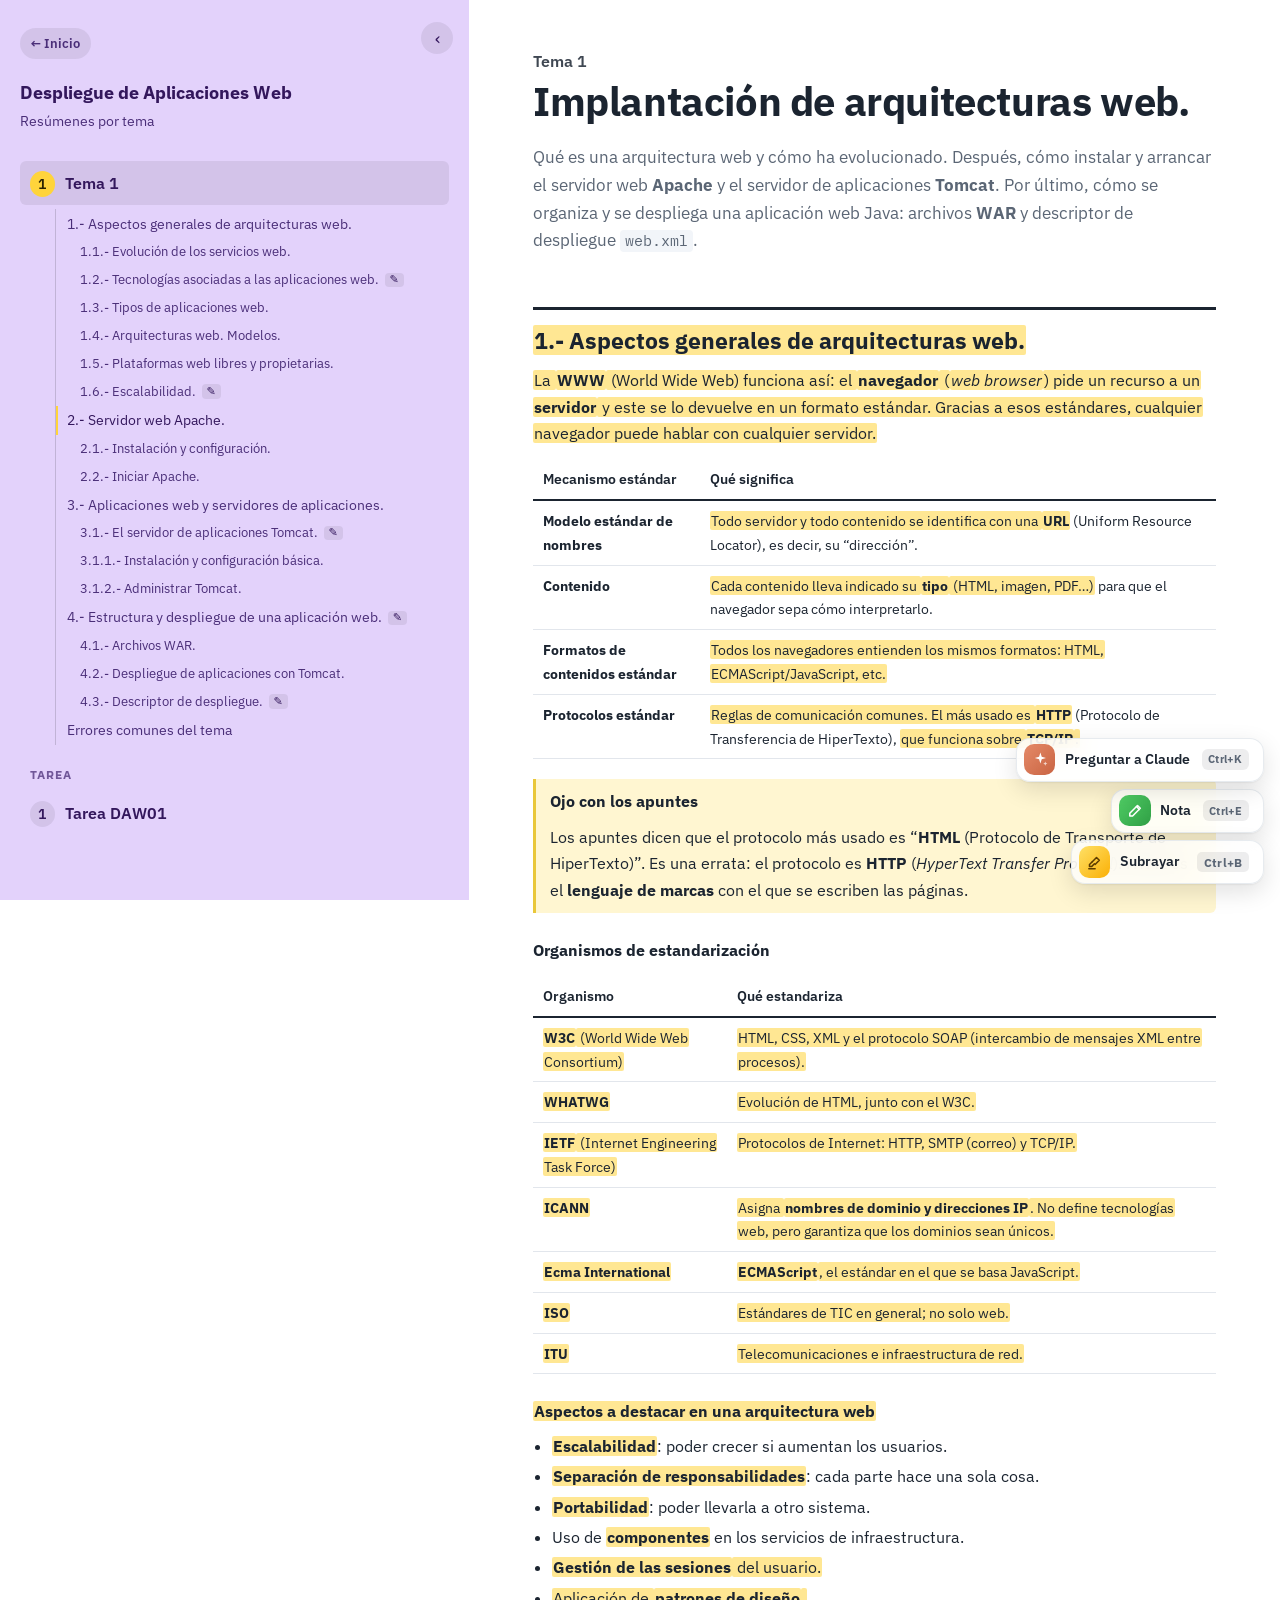
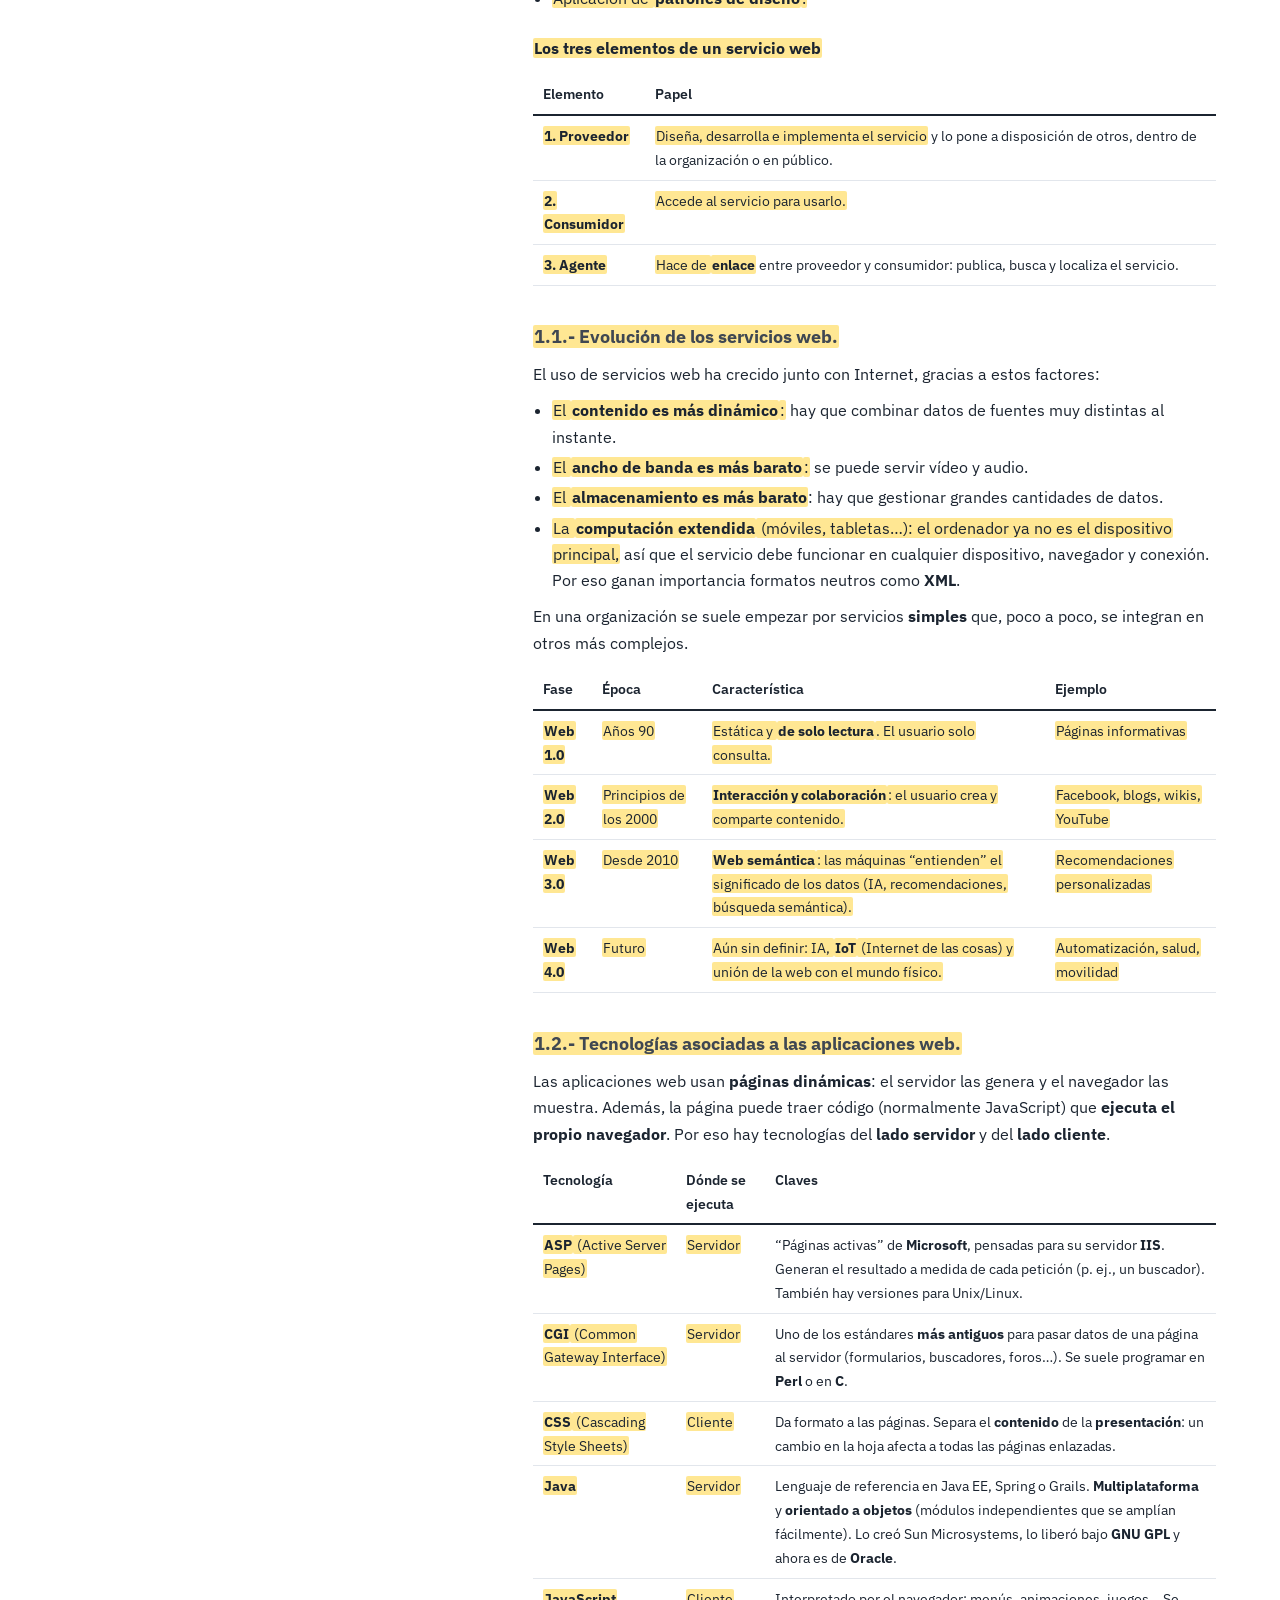
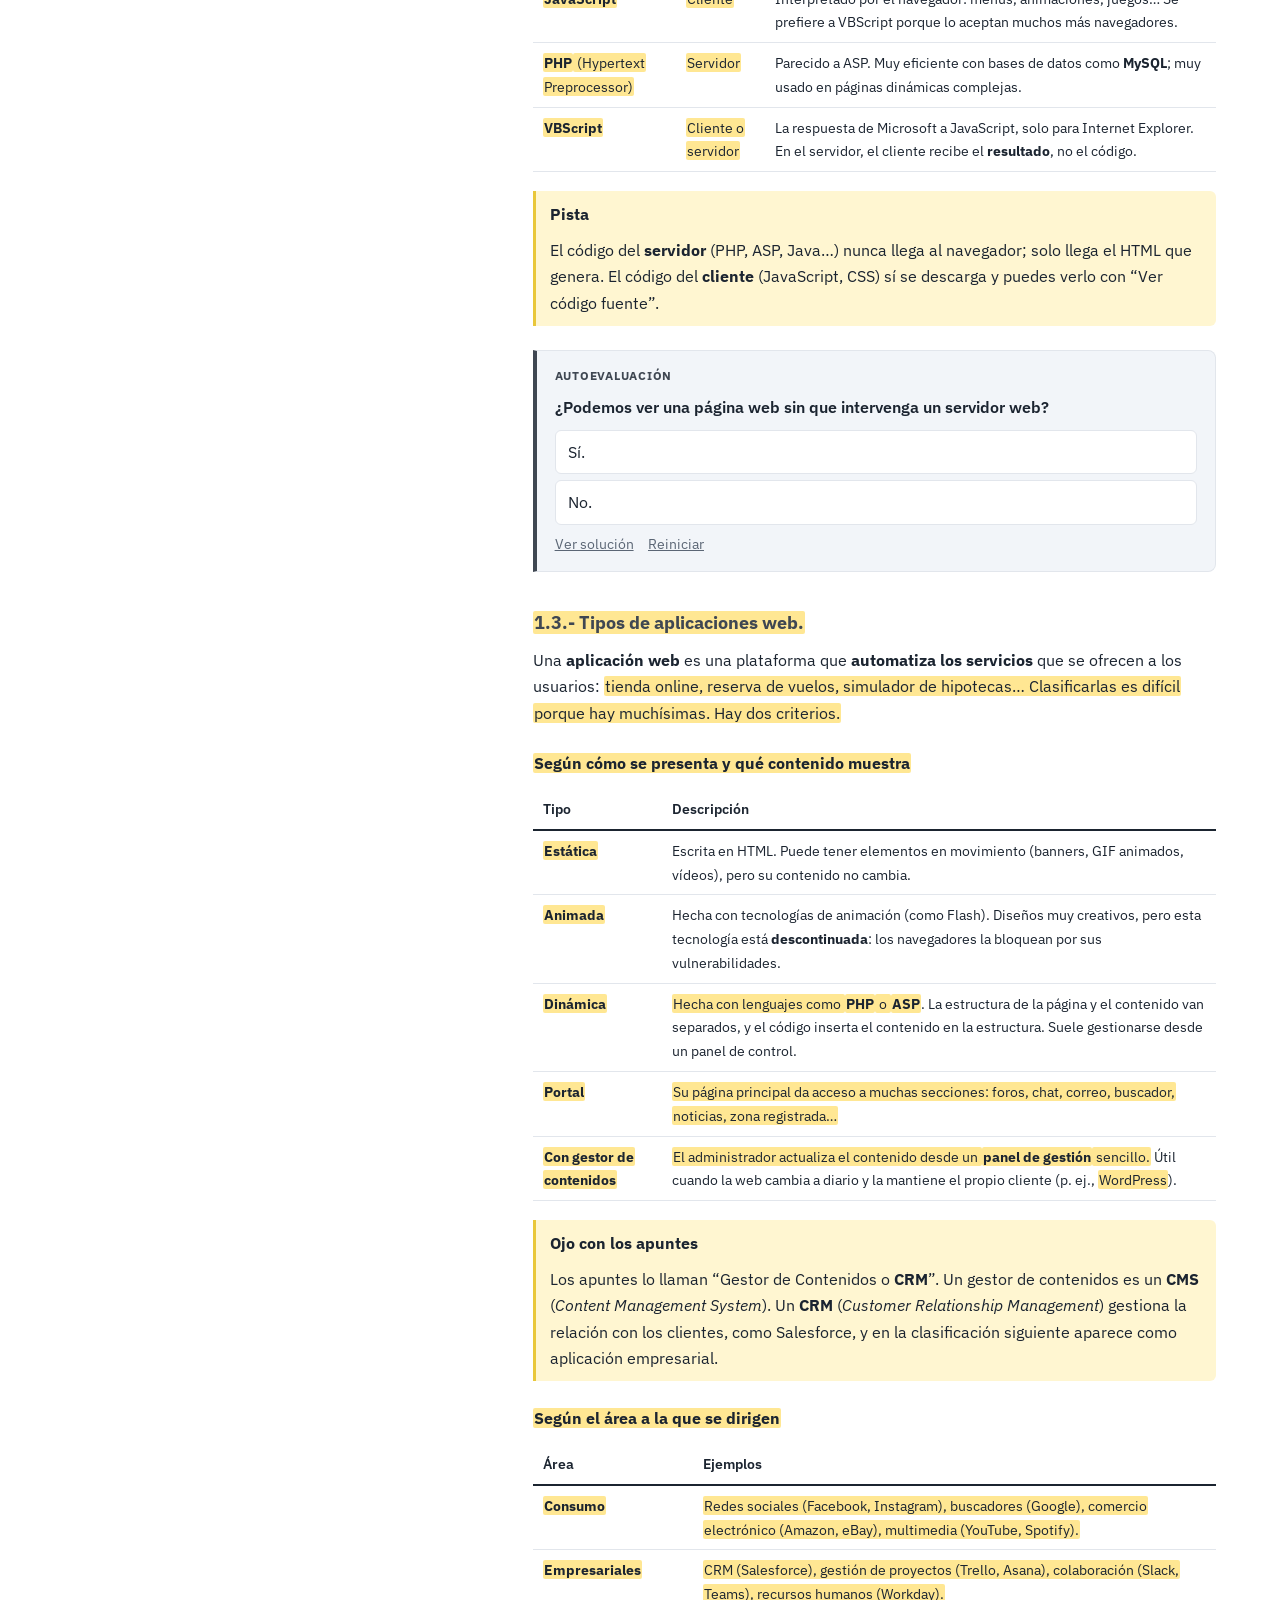
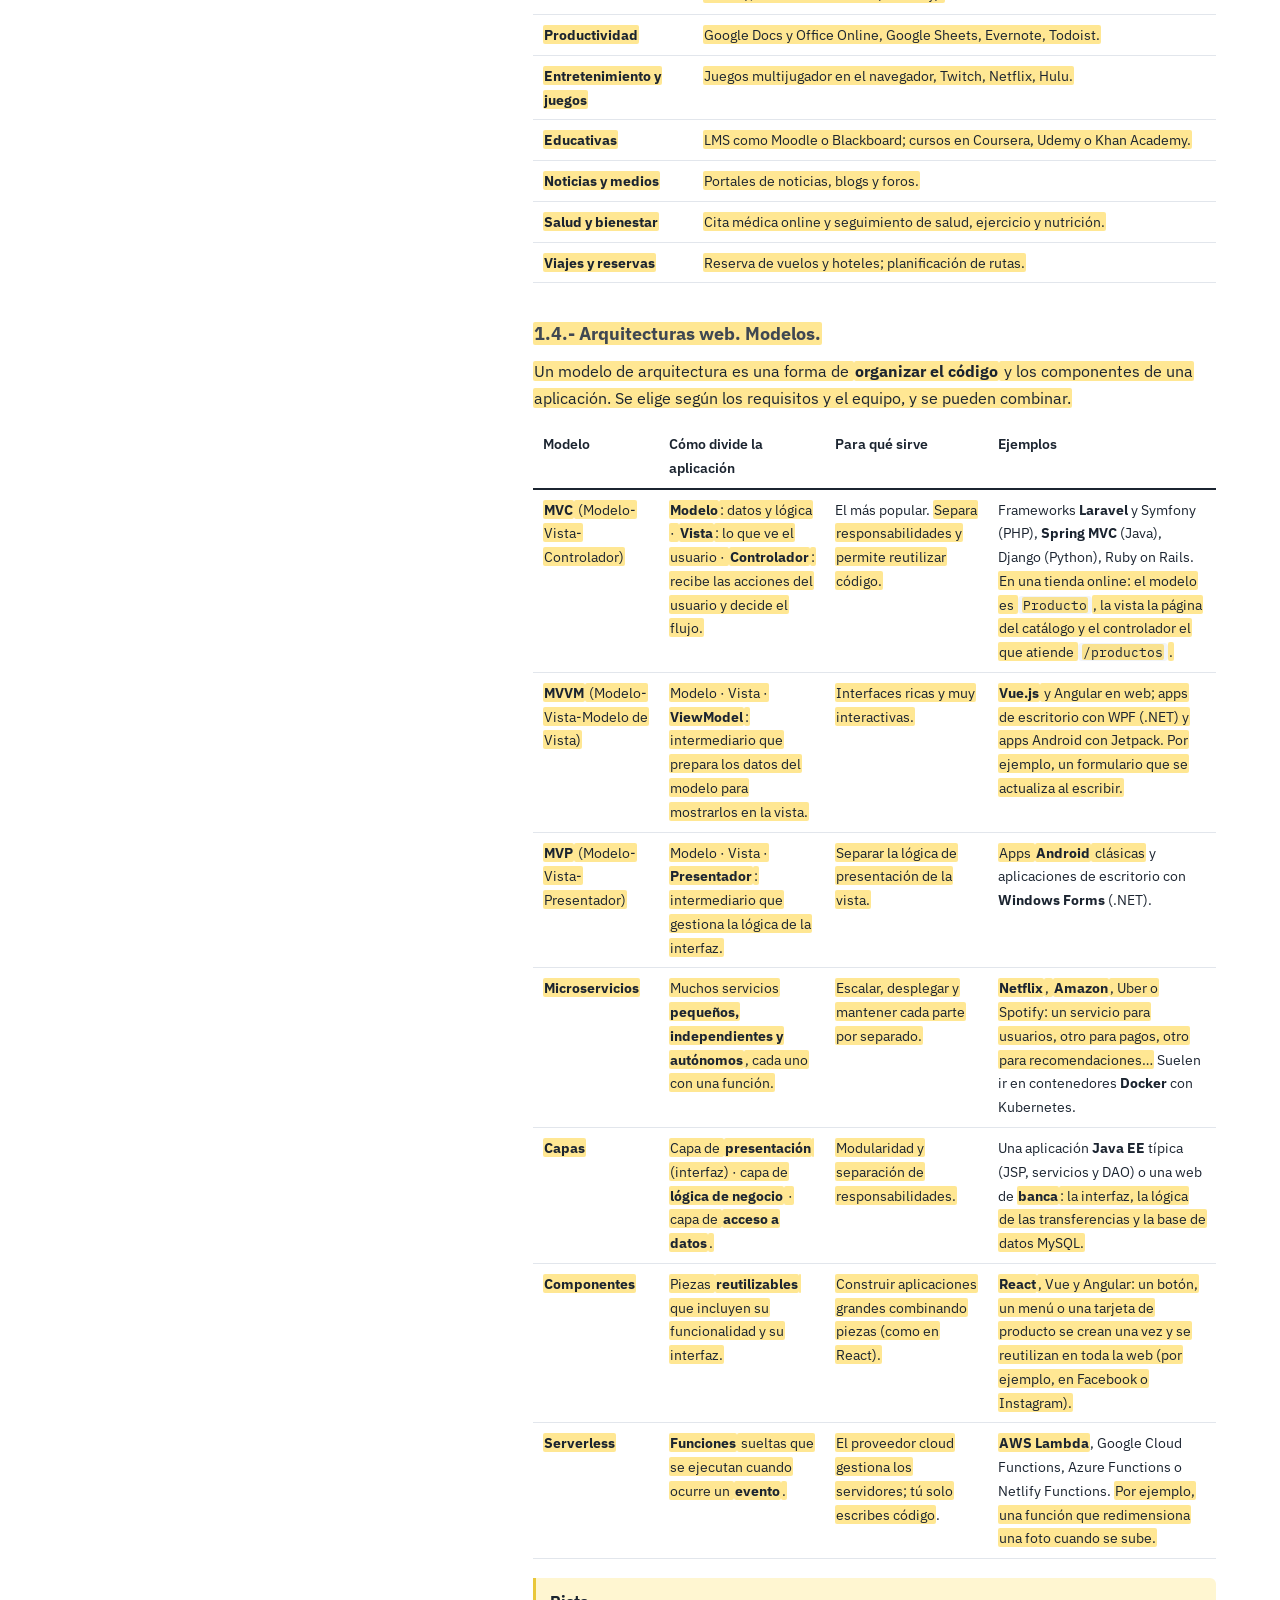
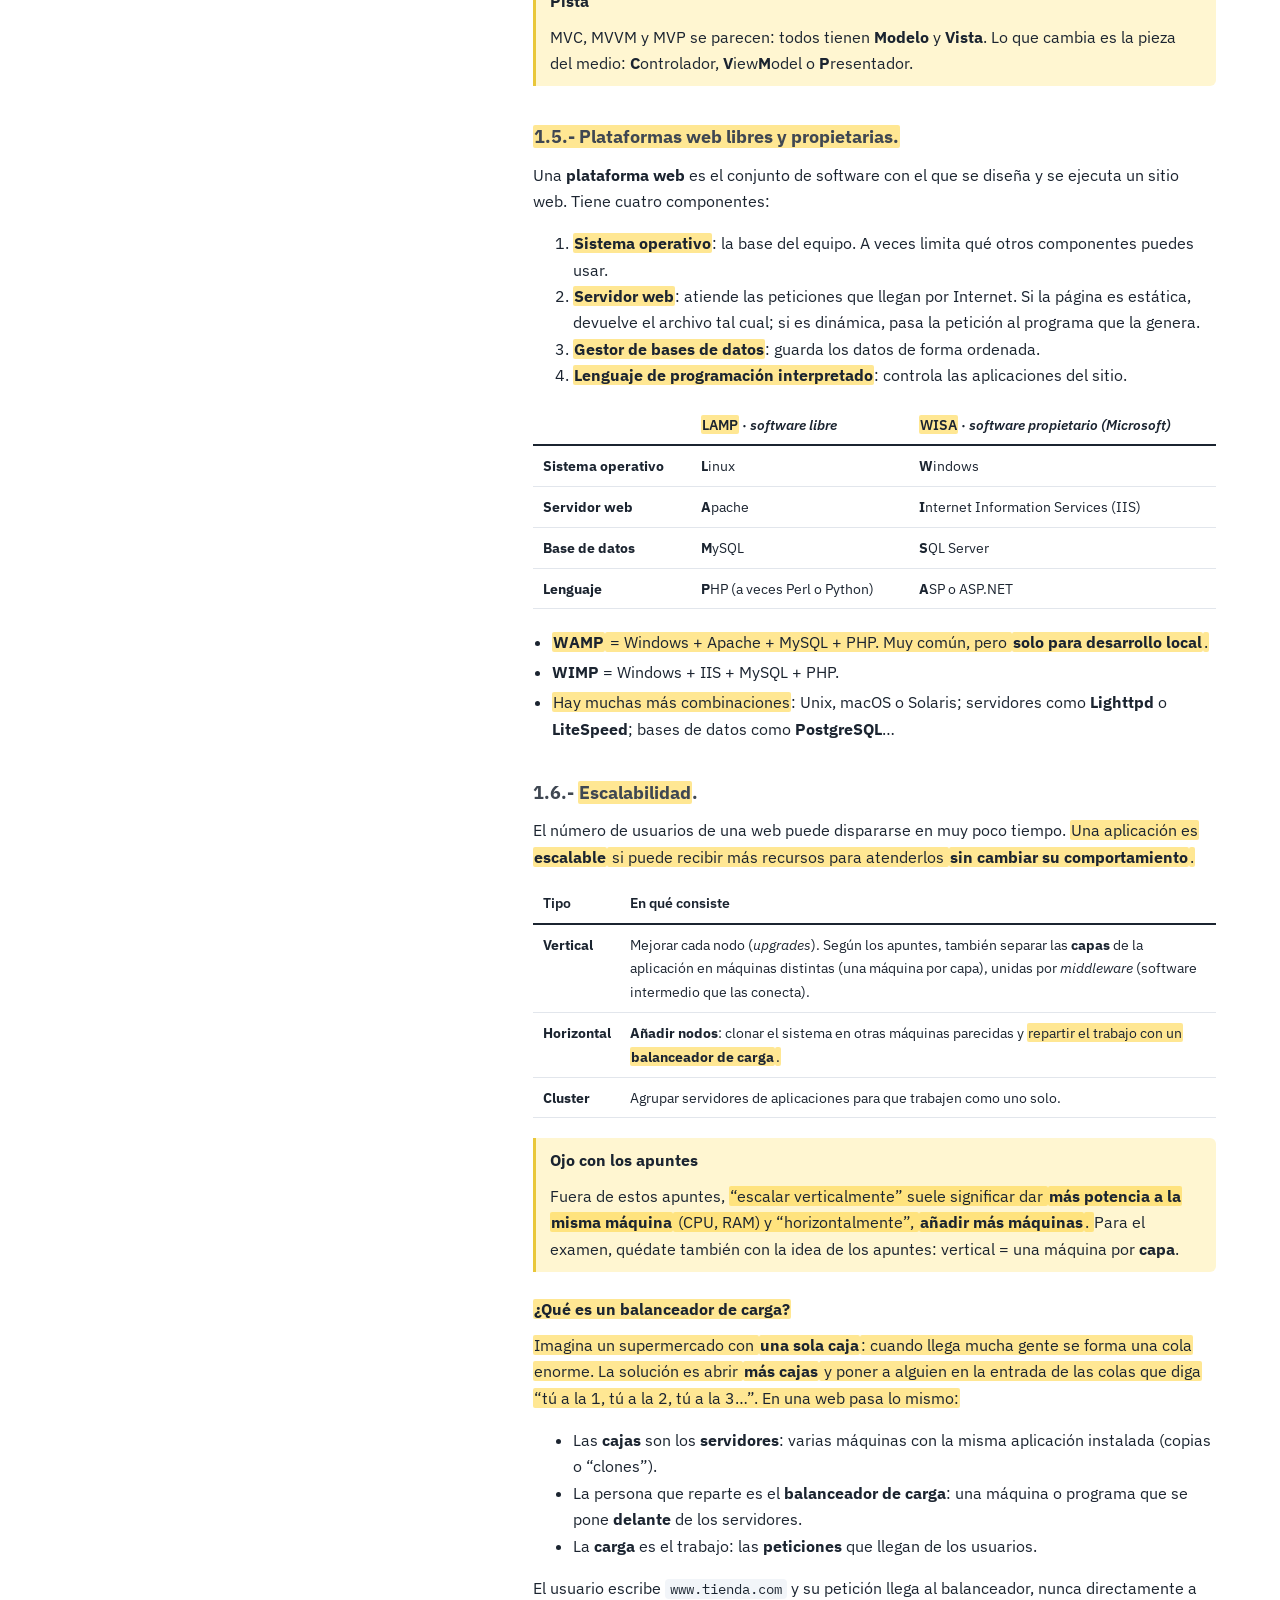
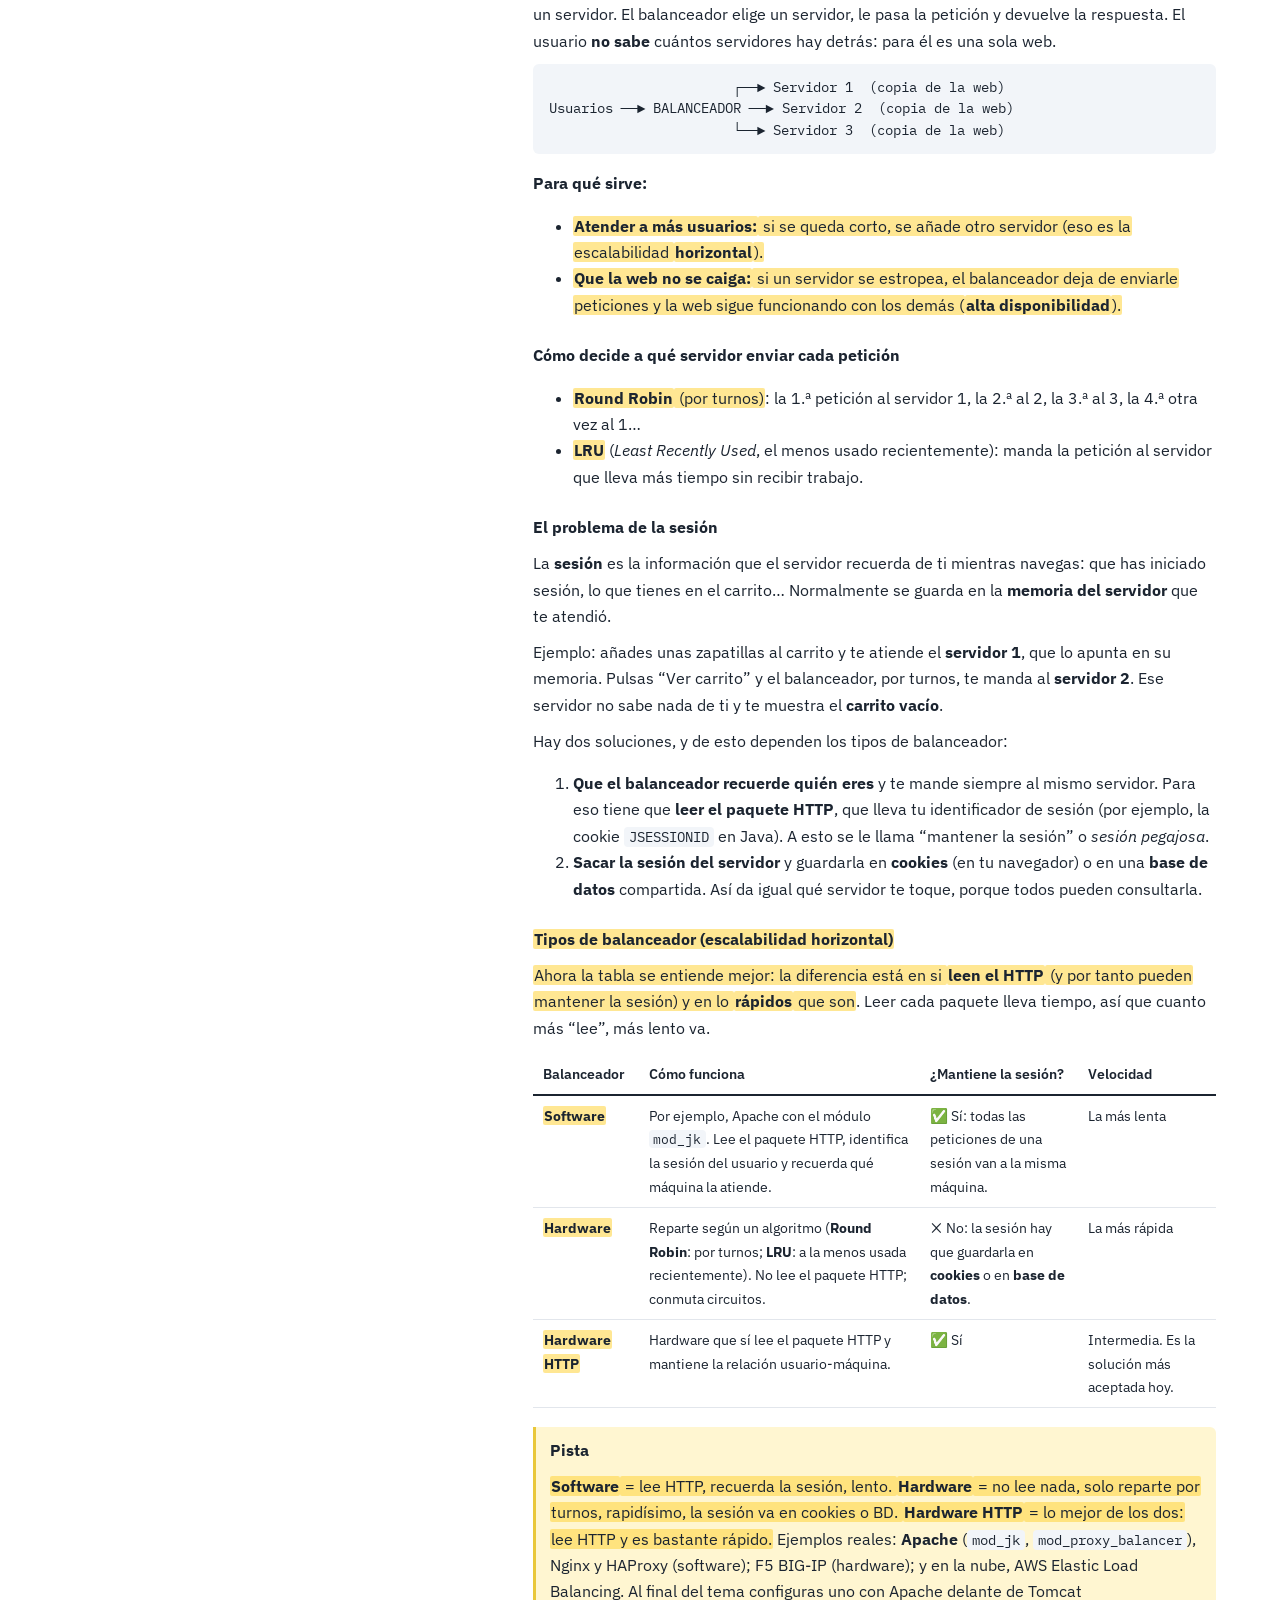
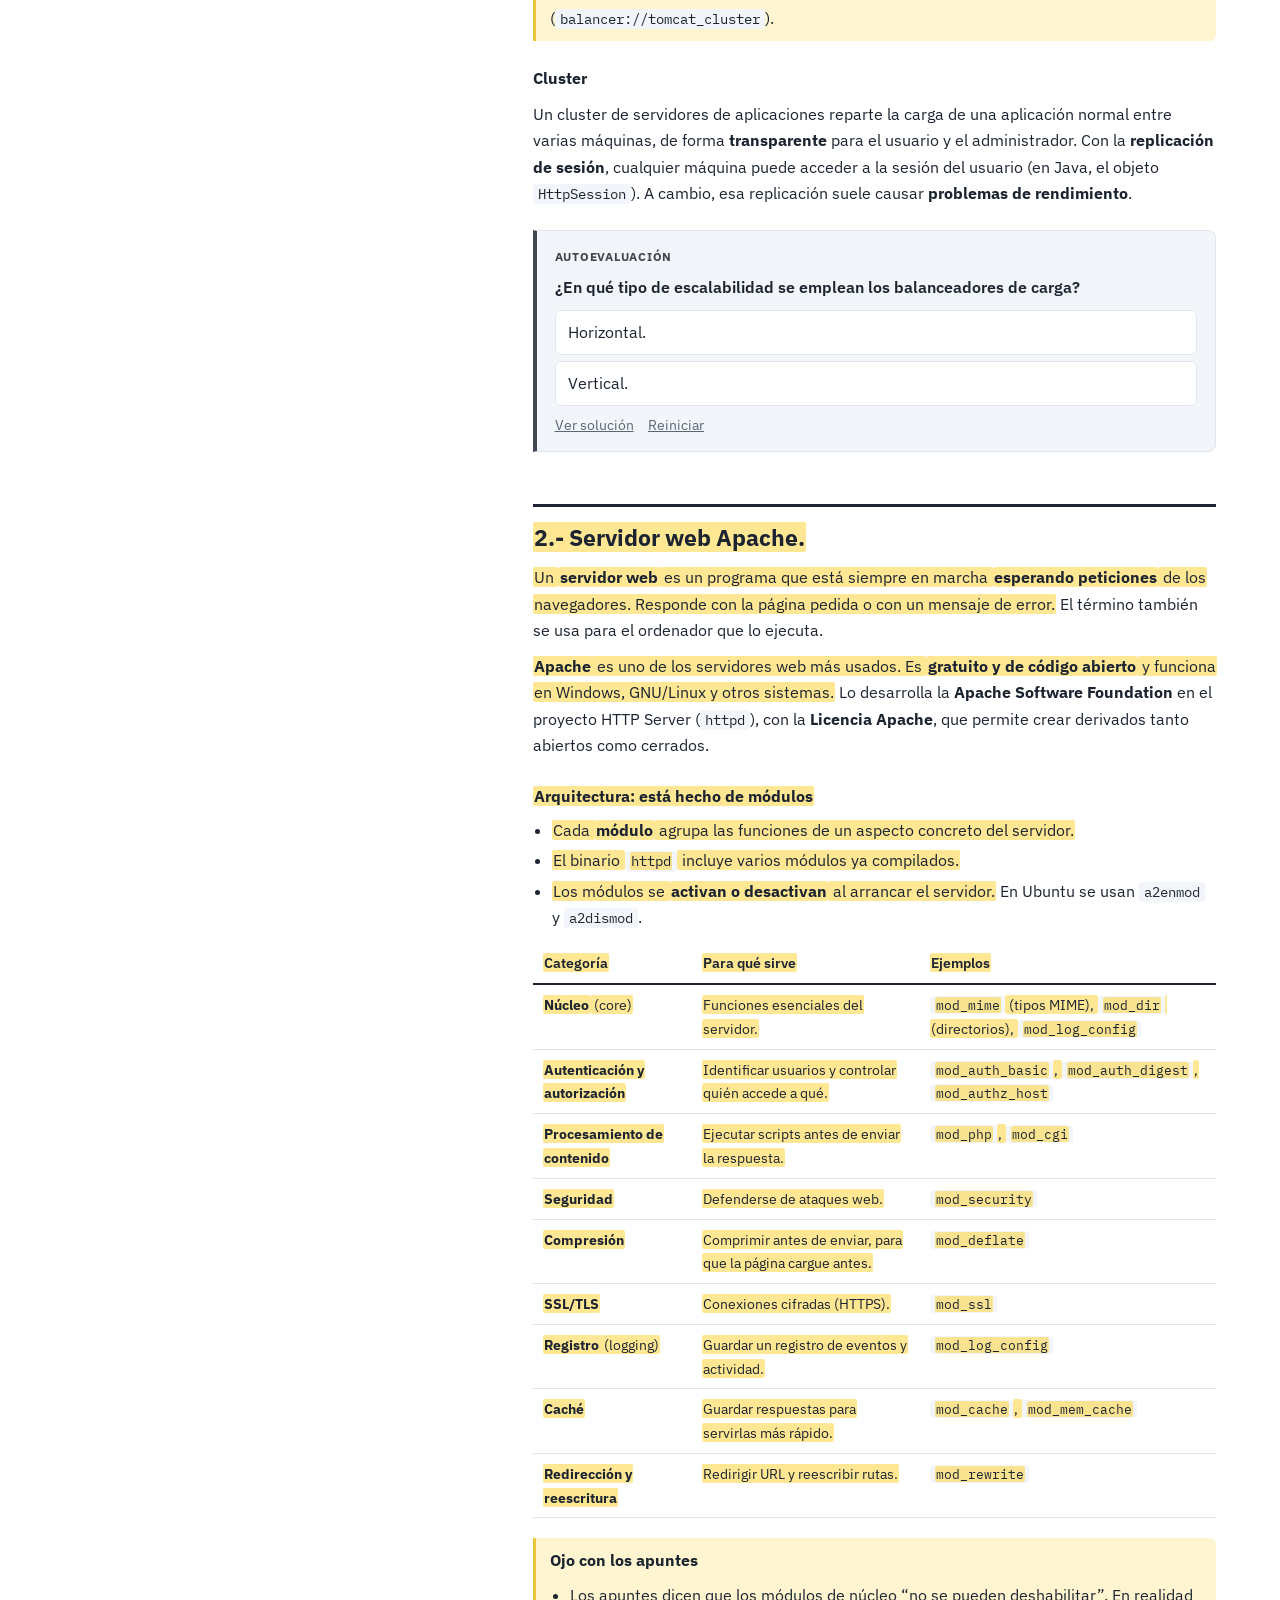
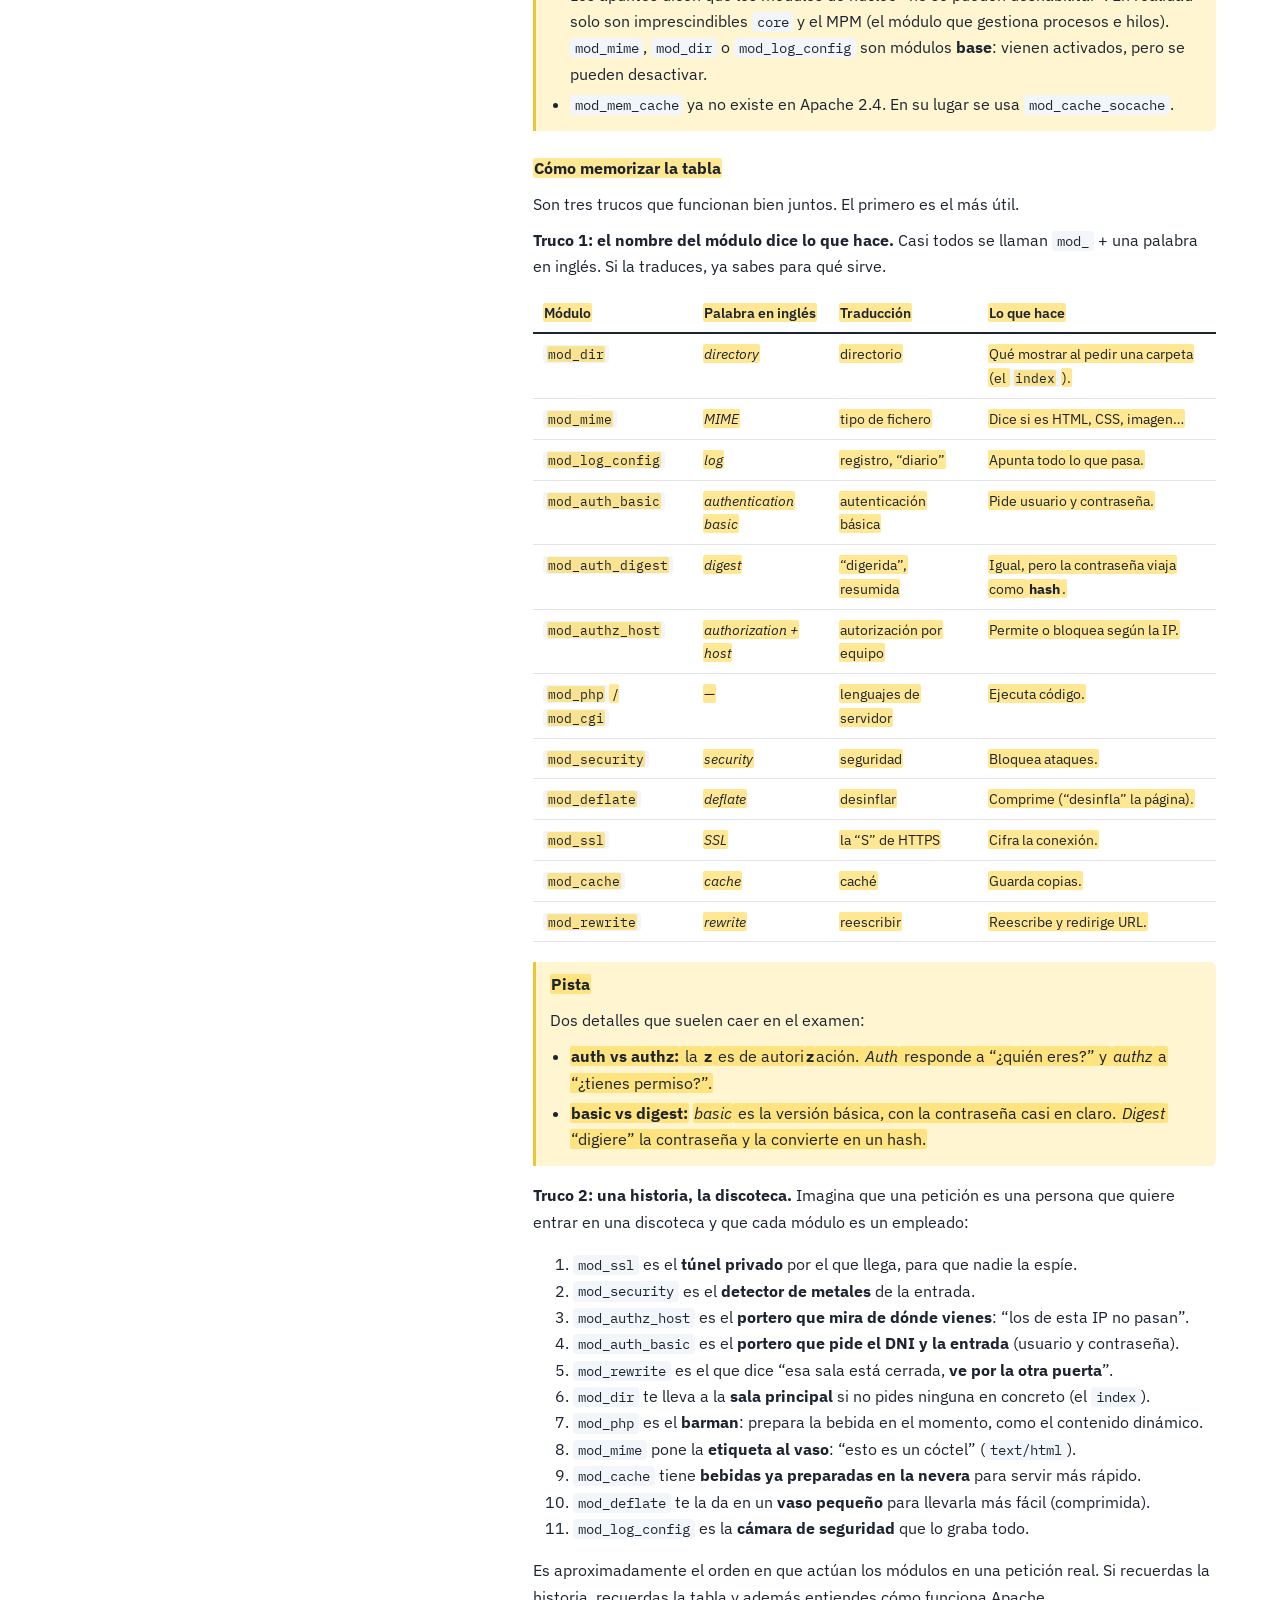
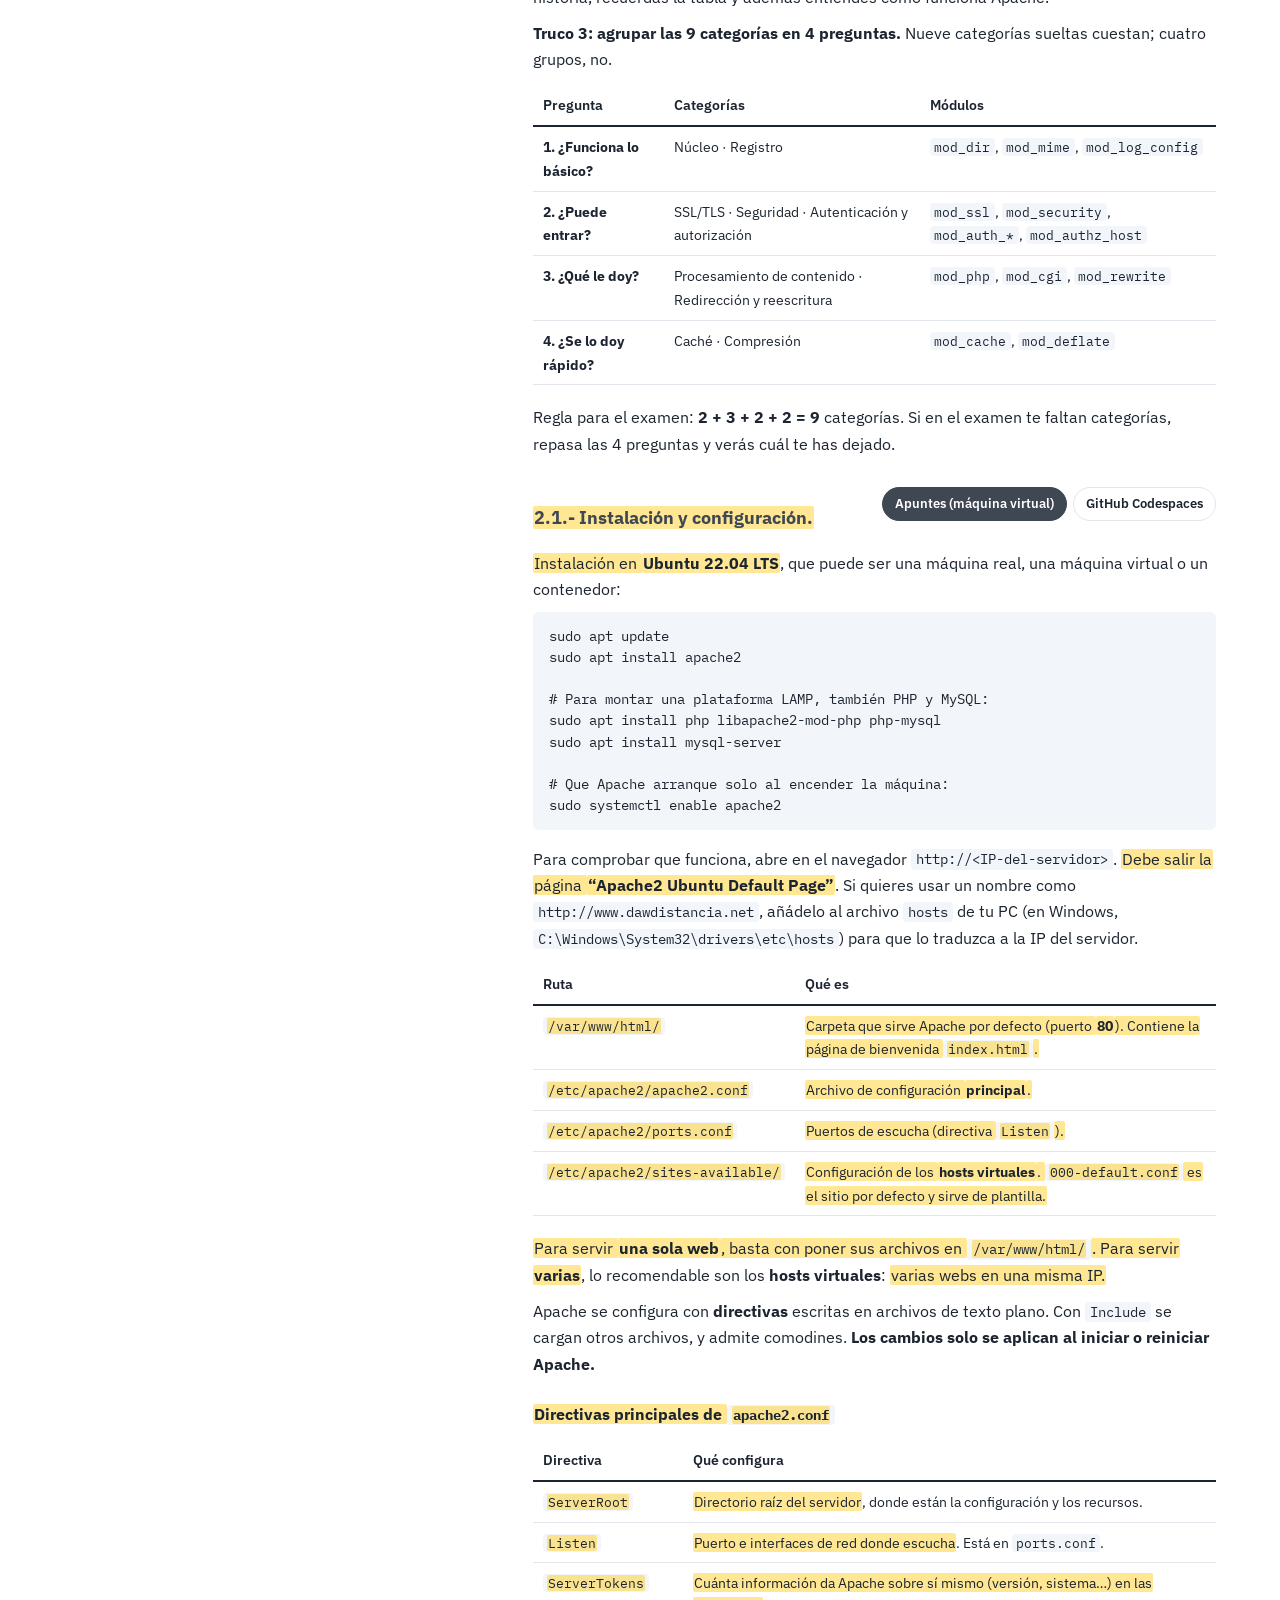
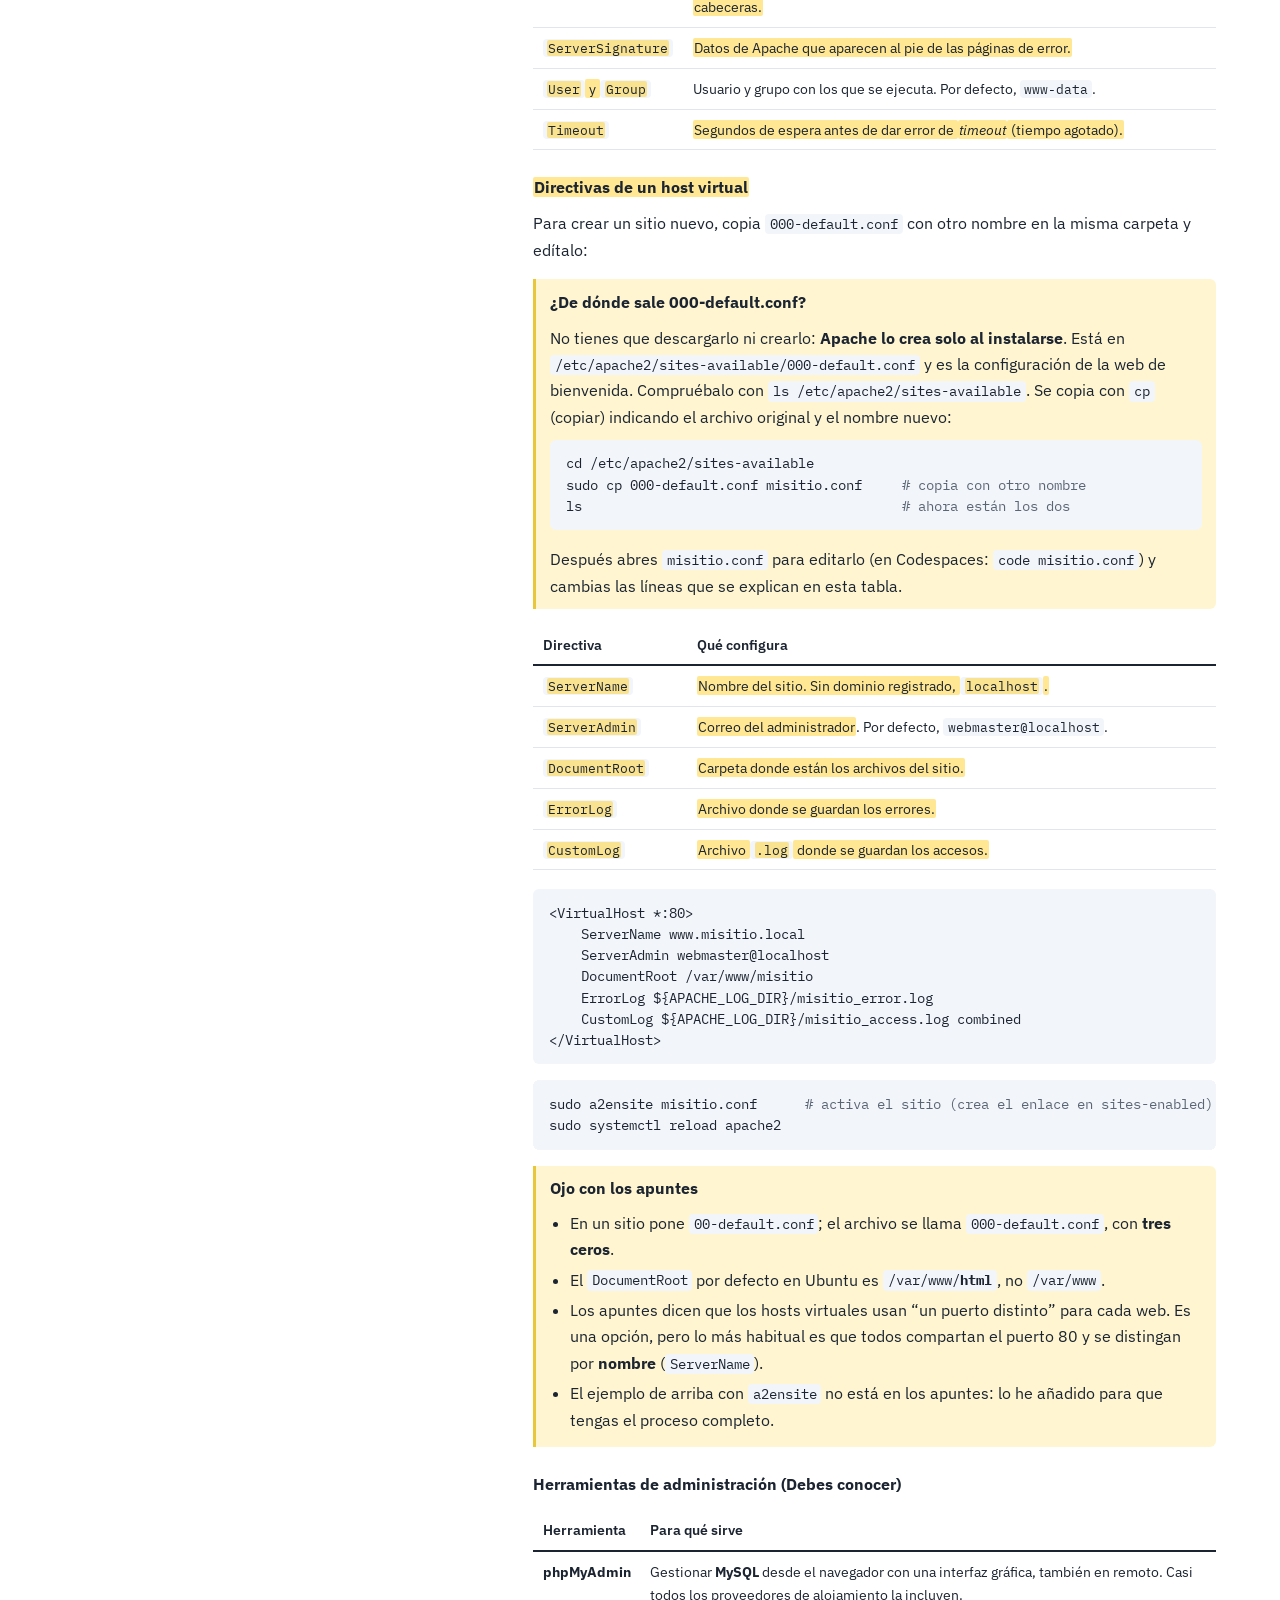
<file: asignaturas/despliegue.html>
<!DOCTYPE html>
<html lang="es">
<head>
<meta charset="utf-8">
<meta name="viewport" content="width=device-width, initial-scale=1, viewport-fit=cover">
<title>Despliegue · Resúmenes</title>
<link rel="preconnect" href="https://fonts.googleapis.com">
<link rel="preconnect" href="https://fonts.gstatic.com" crossorigin>
<link href="https://fonts.googleapis.com/css2?family=IBM+Plex+Sans:ital,wght@0,400;0,500;0,600;0,700;1,400&family=IBM+Plex+Mono:wght@400;500&display=swap" rel="stylesheet">
<style>
:root{
  --bg:#ffffff; --ink:#1b2430; --muted:#5b6675; --line:#e2e6ec;
  --side:#e3d2fb; --side-ink:#4a2e78; --side-strong:#33175c; --side-tint:rgba(0,0,0,.07); --side-line:rgba(0,0,0,.15); --side-active:#ffd43b;
  --blue:#3f4752; --code-bg:#f2f5f9; --code-ink:#1b2430;
  --ok:#2e7d4f; --bad:#b03a3a; --note:#fff6d1; --note-line:#e9c73a;
  box-sizing:border-box;
  padding-top:env(safe-area-inset-top,0px);
  padding-bottom:env(safe-area-inset-bottom,0px);
}
@media (prefers-color-scheme: dark){
  :root:not([data-theme="light"]){
    --bg:#11161d; --ink:#e3e8ef; --muted:#9aa6b5; --line:#263140;
    --side:#2a2d32; --side-ink:#c5cad1; --side-strong:#f1f3f5; --side-tint:rgba(255,255,255,.08); --side-line:rgba(255,255,255,.15); --code-bg:#1d2127; --code-ink:#e3e8ef;
    --ok:#6cc68f; --bad:#ef7d7d; --note:#2a2614; --note-line:#8d7a25; --blue:#c3cad3;
  }
}
:root[data-theme="dark"]{
  --bg:#11161d; --ink:#e3e8ef; --muted:#9aa6b5; --line:#263140;
    --side:#2a2d32; --side-ink:#c5cad1; --side-strong:#f1f3f5; --side-tint:rgba(255,255,255,.08); --side-line:rgba(255,255,255,.15); --code-bg:#1d2127; --code-ink:#e3e8ef;
    --ok:#6cc68f; --bad:#ef7d7d; --note:#2a2614; --note-line:#8d7a25; --blue:#c3cad3;
}
*,*::before,*::after{box-sizing:inherit}
html{height:100%;scroll-padding-top:calc(env(safe-area-inset-top,0px) + 1rem)}
body{margin:0;min-height:100%;background:var(--bg);color:var(--ink);
  font:16px/1.65 "IBM Plex Sans",system-ui,-apple-system,"Segoe UI",sans-serif}
code,pre{font-family:"IBM Plex Mono",ui-monospace,Menlo,Consolas,monospace}

/* Layout */
.layout{display:grid;grid-template-columns:290px 1fr;min-height:100vh}
aside{background:var(--side);color:var(--side-ink);position:sticky;top:0;height:100vh;overflow-y:auto;padding:1.75rem 1.25rem 2rem}
.brand{color:var(--side-strong);font-weight:700;font-size:1.15rem;margin:0 0 .2rem}
.brand-sub{font-size:.85rem;margin:0 0 1.75rem;color:var(--side-ink)}
nav ul{list-style:none;margin:0;padding:0}
.tema-btn{display:flex;align-items:baseline;gap:.6rem;width:100%;text-align:left;background:none;border:0;
  color:var(--side-strong);font:inherit;font-weight:600;padding:.55rem .6rem;border-radius:6px;cursor:pointer}
.tema-btn .n{display:inline-grid;place-items:center;min-width:1.6rem;height:1.6rem;border-radius:50%;
  background:var(--side-tint);font-size:.85rem}
.tema-btn[aria-current="true"] .n{background:var(--side-active);color:#2a2300}
.tema-btn:hover{background:var(--side-tint)}
.tema-btn[aria-current="true"]{background:var(--side-tint)}
.sub{margin:.25rem 0 .9rem 2.2rem;border-left:1px solid var(--side-line)}
.sub a{display:block;color:var(--side-ink);text-decoration:none;font-size:.86rem;line-height:1.35;padding:.32rem .7rem}
.sub a.l2{padding-left:1.5rem;font-size:.82rem}
.sub a:hover,.sub a.on{color:var(--side-strong)}
.sub a.on{box-shadow:inset 2px 0 0 var(--side-active)}
.sub[hidden]{display:none}
a:focus-visible,button:focus-visible{outline:2px solid var(--side-active);outline-offset:2px}

main{padding:3rem clamp(1.25rem,5vw,4rem) 6rem;min-width:0}
.tema{max-width:none}
.tema[hidden]{display:none}
.tema-label{color:var(--blue);font-weight:600;margin:0}
h1{font-size:clamp(1.8rem,3.4vw,2.5rem);line-height:1.15;margin:.2rem 0 1.25rem;letter-spacing:-.01em}
h2{font-size:1.45rem;line-height:1.25;margin:3.25rem 0 .75rem;padding-top:1rem;border-top:3px solid var(--ink)}
h3{font-size:1.12rem;margin:2.25rem 0 .5rem;color:var(--blue)}
h4{font-size:1rem;margin:1.5rem 0 .35rem}
p{margin:.6rem 0}
ul.pts{padding-left:1.2rem;margin:.5rem 0}
ul.pts li{margin:.25rem 0}
.intro{font-size:1.06rem;color:var(--muted)}

pre{background:var(--code-bg);color:var(--code-ink);padding:.85rem 1rem;border-radius:6px;overflow-x:auto;font-size:.88rem;line-height:1.5;margin:.6rem 0 1rem}
:not(pre)>code{background:var(--code-bg);padding:.08em .35em;border-radius:4px;font-size:.88em}
.c{color:var(--muted)}
.pair{display:grid;grid-template-columns:1fr 1fr;gap:.75rem}
.pair pre{margin:.3rem 0 .6rem}
.tag{font-size:.8rem;font-weight:600}
.tag.bad{color:var(--bad)} .tag.ok{color:var(--ok)}

.tbl{overflow-x:auto;margin:.8rem 0 1.2rem}
table{border-collapse:collapse;width:100%;font-size:.9rem}
th,td{text-align:left;vertical-align:top;padding:.5rem .6rem;border-bottom:1px solid var(--line)}
th{font-weight:600;border-bottom:2px solid var(--ink)}
td code{white-space:nowrap}
td pre{margin:0;padding:.5rem .65rem;font-size:.82rem;white-space:pre}

.key{background:var(--note);border-left:3px solid var(--note-line);padding:.6rem .9rem;margin:1rem 0;border-radius:0 6px 6px 0}

/* Mobile */
.menu-toggle{display:none}
@media (max-width:860px){
  .layout{grid-template-columns:1fr}
  aside{position:fixed;inset:0 auto 0 0;width:min(86vw,320px);z-index:20;transform:translateX(-100%);
    transition:transform .2s ease;padding-top:calc(env(safe-area-inset-top,0px) + 1.75rem)}
  body.menu-open aside{transform:none}
  .menu-toggle{display:inline-flex;position:sticky;top:env(safe-area-inset-top,0px);z-index:10;margin:.75rem 0 0 1rem;
    background:var(--side);color:var(--side-strong);border:0;border-radius:6px;padding:.5rem .9rem;font:inherit;font-weight:600;cursor:pointer}
  main{padding-top:1.25rem}
  .pair{grid-template-columns:1fr}
}
@media (prefers-reduced-motion:reduce){aside{transition:none}}

/* Añadidos */
.key-title{display:block;font-weight:700;margin-bottom:.2rem}
.key ul.pts:last-child,.key p:last-child{margin-bottom:0}
th.bad{color:var(--bad)} th.good{color:var(--ok)}
pre code{background:none;padding:0;font-size:inherit}
.layers{margin:.8rem 0 1.2rem;display:grid;gap:4px}
.layers div{display:flex;justify-content:space-between;gap:1rem;flex-wrap:wrap;padding:.55rem .85rem;border-radius:6px;background:var(--code-bg)}
.layers div:first-child{background:var(--side-active);color:#2a2300}
.layers span{font-family:"IBM Plex Mono",ui-monospace,Menlo,Consolas,monospace;font-size:.85rem}
.btn-pdf{display:inline-flex;align-items:center;gap:.4rem;background:var(--blue);color:var(--bg);padding:.45rem .9rem;border-radius:6px;text-decoration:none;font-weight:600;font-size:.93rem}
/* Documento de la tarea */
.ej-actions{display:flex;align-items:center;gap:.6rem;margin:.6rem 0 1.2rem}
.ej-actions button{font:inherit;font-size:.85rem;font-weight:600;border:1px solid var(--blue);border-radius:999px;padding:.45rem 1rem;background:var(--bg);color:var(--blue);cursor:pointer}
.ej-actions button[hidden]{display:none}
.tarea-doc{background:#fff;color:#1a1a1a;border:1px solid var(--line);border-radius:6px;box-shadow:0 2px 12px rgba(0,0,0,.08);padding:2.2rem 2.4rem;margin:1rem 0 2rem;font-size:.95rem;line-height:1.6}
.tarea-doc .td-title{font-size:1.35rem;font-weight:700;margin:0 0 .3rem;color:#1a1a1a}
.tarea-doc .td-meta{margin:0 0 1.6rem;color:#555;font-size:.88rem;border-bottom:2px solid #1a1a1a;padding-bottom:.8rem}
.tarea-doc .td-q{font-weight:700;margin:1.4rem 0 .4rem;color:#1a1a1a}
.tarea-doc .td-a{margin:0 0 .4rem;white-space:pre-wrap}
.tarea-doc .td-a.pend{color:#999;font-style:italic}
.tarea-doc pre{background:#f4f4f4;color:#1a1a1a;border:1px solid #ddd;border-radius:4px;padding:.7rem .9rem;font-size:.85rem;white-space:pre-wrap}
.tarea-doc .td-p{margin:0 0 .7rem}
.tarea-doc .td-p b{font-weight:700}
.tarea-pdf-msg{font-size:.8rem;color:var(--muted)}
.tarea-doc .td-input{display:block;width:100%;box-sizing:border-box;min-height:3.2em;margin:.2rem 0 .4rem;padding:.55rem .7rem;font:inherit;font-size:.95rem;line-height:1.6;color:#1a1a1a;background:#fbfaf3;border:1px dashed #c9c3a6;border-radius:6px;resize:none;overflow:hidden}
.tarea-doc .td-input:focus{outline:none;border:1px solid #2f9e44;background:#fff}
.tarea-doc .td-input::placeholder{color:#aaa;font-style:italic}
.tarea-doc .td-code{font-family:"IBM Plex Mono",ui-monospace,Menlo,monospace;font-size:.85rem;background:#f4f4f4}
.td-state{font-size:.8rem;color:var(--muted);margin-left:auto}
.tarea-doc .td-rich{min-height:3.2em;white-space:pre-wrap;word-wrap:break-word;cursor:text}
.tarea-doc .td-rich:empty::before{content:attr(data-ph);color:#aaa;font-style:italic}
.tarea-doc .td-rich b{font-weight:700}
.tarea-doc .td-pre{margin:1.4rem 0 .2rem;color:#333;font-style:italic}
/* Pestañas Apuntes / Codespaces */
.tab-head{display:flex;flex-wrap:wrap;align-items:center;gap:.4rem 1rem}
.tab-head h2,.tab-head h3{margin-right:auto}
.tabs{display:flex;flex-wrap:wrap;gap:.35rem}
.tab{font:inherit;font-size:.82rem;font-weight:600;padding:.32rem .75rem;border:1px solid var(--line);border-radius:999px;background:var(--bg);color:var(--ink);cursor:pointer}
.tab:hover{border-color:var(--blue)}
.tab[aria-selected="true"]{background:var(--blue);border-color:var(--blue);color:var(--bg)}
.tab-panel[hidden]{display:none}
kbd{font-family:inherit;font-size:.8em;font-weight:600;padding:.05rem .35rem;border-radius:4px;border:1px solid var(--line);background:var(--code-bg)}
.tab-head-solo{justify-content:flex-end;margin:-.4rem 0 .6rem}

/* Autoevaluación */
.quiz{border:1px solid var(--line);border-left:4px solid var(--blue);border-radius:0 8px 8px 0;padding:.9rem 1.1rem;margin:1.5rem 0;background:var(--code-bg)}
.quiz-title{margin:0 0 .5rem;font-size:.78rem;font-weight:700;letter-spacing:.06em;text-transform:uppercase;color:var(--blue)}
.quiz-item+.quiz-item{margin-top:1rem;padding-top:1rem;border-top:1px dashed var(--line)}
.quiz-q{margin:0 0 .6rem;font-weight:600}
.quiz-opts{display:flex;flex-direction:column;gap:.4rem}
.quiz-opts button{text-align:left;font:inherit;color:var(--ink);background:var(--bg);border:1px solid var(--line);border-radius:6px;padding:.5rem .75rem;cursor:pointer}
.quiz-opts button:hover{border-color:var(--blue)}
.quiz-opts button.ok{border-color:var(--ok);color:var(--ok);font-weight:600}
.quiz-opts button.ok::before{content:"✅ "}
.quiz-opts button.ko{border-color:var(--bad);color:var(--bad);text-decoration:line-through}
.quiz-opts button.ko::before{content:"❌ "}
.quiz-fb{display:none;margin:.6rem 0 0;font-size:.95rem}
.quiz-item.done .quiz-fb{display:block}
.quiz-sol{margin-top:.5rem;background:none;border:0;padding:0;font:inherit;font-size:.85rem;color:var(--muted);text-decoration:underline;cursor:pointer}
.quiz-match{width:100%;border-collapse:collapse;margin:.2rem 0 .6rem}
.quiz-match td{padding:.35rem .4rem;border-bottom:1px solid var(--line);vertical-align:middle}
.quiz-match select{font:inherit;color:var(--ink);background:var(--bg);border:1px solid var(--line);border-radius:6px;padding:.3rem .4rem;max-width:100%}
.quiz-match select.ok{border-color:var(--ok)} .quiz-match select.ko{border-color:var(--bad)}
.quiz-check{font:inherit;font-weight:600;background:var(--blue);color:var(--bg);border:0;border-radius:6px;padding:.45rem .9rem;cursor:pointer}
.q-mark{display:inline-block;margin-left:.35rem;font-size:.7rem;line-height:1;padding:.1rem .3rem;border-radius:4px;background:var(--side-tint);color:var(--side-strong);vertical-align:.1em}

/* Enlace al inicio de la app (añadido para la app DAW) */
.back-home{display:inline-flex;align-items:center;gap:.35rem;margin:0 0 1.1rem;padding:.3rem .65rem;border-radius:999px;font-size:.82rem;font-weight:600;text-decoration:none;color:inherit;background:rgba(0,0,0,.07)}
.back-home:hover{background:rgba(0,0,0,.13)}
@media (prefers-color-scheme:dark){.back-home{background:rgba(255,255,255,.1)}}
</style>
</head>
<body>
<button class="menu-toggle" type="button" aria-expanded="false" aria-controls="sidebar">☰ Temas</button>
<div class="layout">
<aside id="sidebar">
  <a class="back-home" href="../index.html">← Inicio</a>
  <p class="brand">Despliegue de Aplicaciones Web</p>
  <p class="brand-sub">Resúmenes por tema</p>
  <nav aria-label="Temas">
    <ul id="nav-list"></ul>
  </nav>
</aside>

<main>

<!-- =====================================================
     TEMA 1
     ===================================================== -->
<article class="tema" id="tema-1" data-num="1" data-title="Implantación de arquitecturas web.">
  <p class="tema-label">Tema 1</p>
  <h1>Implantación de arquitecturas web.</h1>
  <p class="intro">Qué es una arquitectura web y cómo ha evolucionado. Después, cómo instalar y arrancar el servidor web <strong>Apache</strong> y el servidor de aplicaciones <strong>Tomcat</strong>. Por último, cómo se organiza y se despliega una aplicación web Java: archivos <strong>WAR</strong> y descriptor de despliegue <code>web.xml</code>.</p>

  <!-- ============ 1 ============ -->
  <h2 id="t1-aspectos">1.- Aspectos generales de arquitecturas web.</h2>
  <p>La <strong>WWW</strong> (World Wide Web) funciona así: el <strong>navegador</strong> (<em>web browser</em>) pide un recurso a un <strong>servidor</strong> y este se lo devuelve en un formato estándar. Gracias a esos estándares, cualquier navegador puede hablar con cualquier servidor.</p>
  <div class="tbl">
    <table>
      <thead><tr><th>Mecanismo estándar</th><th>Qué significa</th></tr></thead>
      <tbody>
        <tr><td><strong>Modelo estándar de nombres</strong></td><td>Todo servidor y todo contenido se identifica con una <strong>URL</strong> (Uniform Resource Locator), es decir, su “dirección”.</td></tr>
        <tr><td><strong>Contenido</strong></td><td>Cada contenido lleva indicado su <strong>tipo</strong> (HTML, imagen, PDF…) para que el navegador sepa cómo interpretarlo.</td></tr>
        <tr><td><strong>Formatos de contenidos estándar</strong></td><td>Todos los navegadores entienden los mismos formatos: HTML, ECMAScript/JavaScript, etc.</td></tr>
        <tr><td><strong>Protocolos estándar</strong></td><td>Reglas de comunicación comunes. El más usado es <strong>HTTP</strong> (Protocolo de Transferencia de HiperTexto), que funciona sobre <strong>TCP/IP</strong>.</td></tr>
      </tbody>
    </table>
  </div>
  <div class="key">
    <span class="key-title">Ojo con los apuntes</span>
    <p>Los apuntes dicen que el protocolo más usado es “<strong>HTML</strong> (Protocolo de Transporte de HiperTexto)”. Es una errata: el protocolo es <strong>HTTP</strong> (<em>HyperText Transfer Protocol</em>). HTML es el <strong>lenguaje de marcas</strong> con el que se escriben las páginas.</p>
  </div>

  <h4>Organismos de estandarización</h4>
  <div class="tbl">
    <table>
      <thead><tr><th>Organismo</th><th>Qué estandariza</th></tr></thead>
      <tbody>
        <tr><td><strong>W3C</strong> (World Wide Web Consortium)</td><td>HTML, CSS, XML y el protocolo SOAP (intercambio de mensajes XML entre procesos).</td></tr>
        <tr><td><strong>WHATWG</strong></td><td>Evolución de HTML, junto con el W3C.</td></tr>
        <tr><td><strong>IETF</strong> (Internet Engineering Task Force)</td><td>Protocolos de Internet: HTTP, SMTP (correo) y TCP/IP.</td></tr>
        <tr><td><strong>ICANN</strong></td><td>Asigna <strong>nombres de dominio y direcciones IP</strong>. No define tecnologías web, pero garantiza que los dominios sean únicos.</td></tr>
        <tr><td><strong>Ecma International</strong></td><td><strong>ECMAScript</strong>, el estándar en el que se basa JavaScript.</td></tr>
        <tr><td><strong>ISO</strong></td><td>Estándares de TIC en general; no solo web.</td></tr>
        <tr><td><strong>ITU</strong></td><td>Telecomunicaciones e infraestructura de red.</td></tr>
      </tbody>
    </table>
  </div>

  <h4>Aspectos a destacar en una arquitectura web</h4>
  <ul class="pts">
    <li><strong>Escalabilidad</strong>: poder crecer si aumentan los usuarios.</li>
    <li><strong>Separación de responsabilidades</strong>: cada parte hace una sola cosa.</li>
    <li><strong>Portabilidad</strong>: poder llevarla a otro sistema.</li>
    <li>Uso de <strong>componentes</strong> en los servicios de infraestructura.</li>
    <li><strong>Gestión de las sesiones</strong> del usuario.</li>
    <li>Aplicación de <strong>patrones de diseño</strong>.</li>
  </ul>

  <h4>Los tres elementos de un servicio web</h4>
  <div class="tbl">
    <table>
      <thead><tr><th>Elemento</th><th>Papel</th></tr></thead>
      <tbody>
        <tr><td><strong>1. Proveedor</strong></td><td>Diseña, desarrolla e implementa el servicio y lo pone a disposición de otros, dentro de la organización o en público.</td></tr>
        <tr><td><strong>2. Consumidor</strong></td><td>Accede al servicio para usarlo.</td></tr>
        <tr><td><strong>3. Agente</strong></td><td>Hace de <strong>enlace</strong> entre proveedor y consumidor: publica, busca y localiza el servicio.</td></tr>
      </tbody>
    </table>
  </div>

  <h3 id="t1-evolucion">1.1.- Evolución de los servicios web.</h3>
  <p>El uso de servicios web ha crecido junto con Internet, gracias a estos factores:</p>
  <ul class="pts">
    <li>El <strong>contenido es más dinámico</strong>: hay que combinar datos de fuentes muy distintas al instante.</li>
    <li>El <strong>ancho de banda es más barato</strong>: se puede servir vídeo y audio.</li>
    <li>El <strong>almacenamiento es más barato</strong>: hay que gestionar grandes cantidades de datos.</li>
    <li>La <strong>computación extendida</strong> (móviles, tabletas…): el ordenador ya no es el dispositivo principal, así que el servicio debe funcionar en cualquier dispositivo, navegador y conexión. Por eso ganan importancia formatos neutros como <strong>XML</strong>.</li>
  </ul>
  <p>En una organización se suele empezar por servicios <strong>simples</strong> que, poco a poco, se integran en otros más complejos.</p>
  <div class="tbl">
    <table>
      <thead><tr><th>Fase</th><th>Época</th><th>Característica</th><th>Ejemplo</th></tr></thead>
      <tbody>
        <tr><td><strong>Web 1.0</strong></td><td>Años 90</td><td>Estática y <strong>de solo lectura</strong>. El usuario solo consulta.</td><td>Páginas informativas</td></tr>
        <tr><td><strong>Web 2.0</strong></td><td>Principios de los 2000</td><td><strong>Interacción y colaboración</strong>: el usuario crea y comparte contenido.</td><td>Facebook, blogs, wikis, YouTube</td></tr>
        <tr><td><strong>Web 3.0</strong></td><td>Desde 2010</td><td><strong>Web semántica</strong>: las máquinas “entienden” el significado de los datos (IA, recomendaciones, búsqueda semántica).</td><td>Recomendaciones personalizadas</td></tr>
        <tr><td><strong>Web 4.0</strong></td><td>Futuro</td><td>Aún sin definir: IA, <strong>IoT</strong> (Internet de las cosas) y unión de la web con el mundo físico.</td><td>Automatización, salud, movilidad</td></tr>
      </tbody>
    </table>
  </div>

  <h3 id="t1-tecnologias">1.2.- Tecnologías asociadas a las aplicaciones web.</h3>
  <p>Las aplicaciones web usan <strong>páginas dinámicas</strong>: el servidor las genera y el navegador las muestra. Además, la página puede traer código (normalmente JavaScript) que <strong>ejecuta el propio navegador</strong>. Por eso hay tecnologías del <strong>lado servidor</strong> y del <strong>lado cliente</strong>.</p>
  <div class="tbl">
    <table>
      <thead><tr><th>Tecnología</th><th>Dónde se ejecuta</th><th>Claves</th></tr></thead>
      <tbody>
        <tr><td><strong>ASP</strong> (Active Server Pages)</td><td>Servidor</td><td>“Páginas activas” de <strong>Microsoft</strong>, pensadas para su servidor <strong>IIS</strong>. Generan el resultado a medida de cada petición (p. ej., un buscador). También hay versiones para Unix/Linux.</td></tr>
        <tr><td><strong>CGI</strong> (Common Gateway Interface)</td><td>Servidor</td><td>Uno de los estándares <strong>más antiguos</strong> para pasar datos de una página al servidor (formularios, buscadores, foros…). Se suele programar en <strong>Perl</strong> o en <strong>C</strong>.</td></tr>
        <tr><td><strong>CSS</strong> (Cascading Style Sheets)</td><td>Cliente</td><td>Da formato a las páginas. Separa el <strong>contenido</strong> de la <strong>presentación</strong>: un cambio en la hoja afecta a todas las páginas enlazadas.</td></tr>
        <tr><td><strong>Java</strong></td><td>Servidor</td><td>Lenguaje de referencia en Java EE, Spring o Grails. <strong>Multiplataforma</strong> y <strong>orientado a objetos</strong> (módulos independientes que se amplían fácilmente). Lo creó Sun Microsystems, lo liberó bajo <strong>GNU GPL</strong> y ahora es de <strong>Oracle</strong>.</td></tr>
        <tr><td><strong>JavaScript</strong></td><td>Cliente</td><td>Interpretado por el navegador: menús, animaciones, juegos… Se prefiere a VBScript porque lo aceptan muchos más navegadores.</td></tr>
        <tr><td><strong>PHP</strong> (Hypertext Preprocessor)</td><td>Servidor</td><td>Parecido a ASP. Muy eficiente con bases de datos como <strong>MySQL</strong>; muy usado en páginas dinámicas complejas.</td></tr>
        <tr><td><strong>VBScript</strong></td><td>Cliente o servidor</td><td>La respuesta de Microsoft a JavaScript, solo para Internet Explorer. En el servidor, el cliente recibe el <strong>resultado</strong>, no el código.</td></tr>
      </tbody>
    </table>
  </div>
  <div class="key">
    <span class="key-title">Pista</span>
    <p>El código del <strong>servidor</strong> (PHP, ASP, Java…) nunca llega al navegador; solo llega el HTML que genera. El código del <strong>cliente</strong> (JavaScript, CSS) sí se descarga y puedes verlo con “Ver código fuente”.</p>
  </div>
  <div class="quiz">
    <p class="quiz-title">Autoevaluación</p>
    <div class="quiz-item">
      <p class="quiz-q">¿Podemos ver una página web sin que intervenga un servidor web?</p>
      <div class="quiz-opts">
        <button type="button" data-ok>Sí.</button>
        <button type="button">No.</button>
      </div>
      <button type="button" class="quiz-sol">Ver solución</button>
      <p class="quiz-fb"><strong>Sí.</strong> Un <code>.htm</code>, <code>.html</code> o <code>.xhtml</code> guardado en tu equipo se abre directamente con el navegador. El servidor web solo hace falta para <strong>enviarte</strong> la página por la red.</p>
    </div>
  </div>

  <h3 id="t1-tipos">1.3.- Tipos de aplicaciones web.</h3>
  <p>Una <strong>aplicación web</strong> es una plataforma que <strong>automatiza los servicios</strong> que se ofrecen a los usuarios: tienda online, reserva de vuelos, simulador de hipotecas… Clasificarlas es difícil porque hay muchísimas. Hay dos criterios.</p>
  <h4>Según cómo se presenta y qué contenido muestra</h4>
  <div class="tbl">
    <table>
      <thead><tr><th>Tipo</th><th>Descripción</th></tr></thead>
      <tbody>
        <tr><td><strong>Estática</strong></td><td>Escrita en HTML. Puede tener elementos en movimiento (banners, GIF animados, vídeos), pero su contenido no cambia.</td></tr>
        <tr><td><strong>Animada</strong></td><td>Hecha con tecnologías de animación (como Flash). Diseños muy creativos, pero esta tecnología está <strong>descontinuada</strong>: los navegadores la bloquean por sus vulnerabilidades.</td></tr>
        <tr><td><strong>Dinámica</strong></td><td>Hecha con lenguajes como <strong>PHP</strong> o <strong>ASP</strong>. La estructura de la página y el contenido van separados, y el código inserta el contenido en la estructura. Suele gestionarse desde un panel de control.</td></tr>
        <tr><td><strong>Portal</strong></td><td>Su página principal da acceso a muchas secciones: foros, chat, correo, buscador, noticias, zona registrada…</td></tr>
        <tr><td><strong>Con gestor de contenidos</strong></td><td>El administrador actualiza el contenido desde un <strong>panel de gestión</strong> sencillo. Útil cuando la web cambia a diario y la mantiene el propio cliente (p. ej., WordPress).</td></tr>
      </tbody>
    </table>
  </div>
  <div class="key">
    <span class="key-title">Ojo con los apuntes</span>
    <p>Los apuntes lo llaman “Gestor de Contenidos o <strong>CRM</strong>”. Un gestor de contenidos es un <strong>CMS</strong> (<em>Content Management System</em>). Un <strong>CRM</strong> (<em>Customer Relationship Management</em>) gestiona la relación con los clientes, como Salesforce, y en la clasificación siguiente aparece como aplicación empresarial.</p>
  </div>
  <h4>Según el área a la que se dirigen</h4>
  <div class="tbl">
    <table>
      <thead><tr><th>Área</th><th>Ejemplos</th></tr></thead>
      <tbody>
        <tr><td><strong>Consumo</strong></td><td>Redes sociales (Facebook, Instagram), buscadores (Google), comercio electrónico (Amazon, eBay), multimedia (YouTube, Spotify).</td></tr>
        <tr><td><strong>Empresariales</strong></td><td>CRM (Salesforce), gestión de proyectos (Trello, Asana), colaboración (Slack, Teams), recursos humanos (Workday).</td></tr>
        <tr><td><strong>Productividad</strong></td><td>Google Docs y Office Online, Google Sheets, Evernote, Todoist.</td></tr>
        <tr><td><strong>Entretenimiento y juegos</strong></td><td>Juegos multijugador en el navegador, Twitch, Netflix, Hulu.</td></tr>
        <tr><td><strong>Educativas</strong></td><td>LMS como Moodle o Blackboard; cursos en Coursera, Udemy o Khan Academy.</td></tr>
        <tr><td><strong>Noticias y medios</strong></td><td>Portales de noticias, blogs y foros.</td></tr>
        <tr><td><strong>Salud y bienestar</strong></td><td>Cita médica online y seguimiento de salud, ejercicio y nutrición.</td></tr>
        <tr><td><strong>Viajes y reservas</strong></td><td>Reserva de vuelos y hoteles; planificación de rutas.</td></tr>
      </tbody>
    </table>
  </div>

  <h3 id="t1-modelos">1.4.- Arquitecturas web. Modelos.</h3>
  <p>Un modelo de arquitectura es una forma de <strong>organizar el código</strong> y los componentes de una aplicación. Se elige según los requisitos y el equipo, y se pueden combinar.</p>
  <div class="tbl">
    <table>
      <thead><tr><th>Modelo</th><th>Cómo divide la aplicación</th><th>Para qué sirve</th><th>Ejemplos</th></tr></thead>
      <tbody>
        <tr><td><strong>MVC</strong> (Modelo-Vista-Controlador)</td><td><strong>Modelo</strong>: datos y lógica · <strong>Vista</strong>: lo que ve el usuario · <strong>Controlador</strong>: recibe las acciones del usuario y decide el flujo.</td><td>El más popular. Separa responsabilidades y permite reutilizar código.</td><td>Frameworks <strong>Laravel</strong> y Symfony (PHP), <strong>Spring MVC</strong> (Java), Django (Python), Ruby on Rails. En una tienda online: el modelo es <code>Producto</code>, la vista la página del catálogo y el controlador el que atiende <code>/productos</code>.</td></tr>
        <tr><td><strong>MVVM</strong> (Modelo-Vista-Modelo de Vista)</td><td>Modelo · Vista · <strong>ViewModel</strong>: intermediario que prepara los datos del modelo para mostrarlos en la vista.</td><td>Interfaces ricas y muy interactivas.</td><td><strong>Vue.js</strong> y Angular en web; apps de escritorio con WPF (.NET) y apps Android con Jetpack. Por ejemplo, un formulario que se actualiza al escribir.</td></tr>
        <tr><td><strong>MVP</strong> (Modelo-Vista-Presentador)</td><td>Modelo · Vista · <strong>Presentador</strong>: intermediario que gestiona la lógica de la interfaz.</td><td>Separar la lógica de presentación de la vista.</td><td>Apps <strong>Android</strong> clásicas y aplicaciones de escritorio con <strong>Windows Forms</strong> (.NET).</td></tr>
        <tr><td><strong>Microservicios</strong></td><td>Muchos servicios <strong>pequeños, independientes y autónomos</strong>, cada uno con una función.</td><td>Escalar, desplegar y mantener cada parte por separado.</td><td><strong>Netflix</strong>, <strong>Amazon</strong>, Uber o Spotify: un servicio para usuarios, otro para pagos, otro para recomendaciones… Suelen ir en contenedores <strong>Docker</strong> con Kubernetes.</td></tr>
        <tr><td><strong>Capas</strong></td><td>Capa de <strong>presentación</strong> (interfaz) · capa de <strong>lógica de negocio</strong> · capa de <strong>acceso a datos</strong>.</td><td>Modularidad y separación de responsabilidades.</td><td>Una aplicación <strong>Java EE</strong> típica (JSP, servicios y DAO) o una web de <strong>banca</strong>: la interfaz, la lógica de las transferencias y la base de datos MySQL.</td></tr>
        <tr><td><strong>Componentes</strong></td><td>Piezas <strong>reutilizables</strong> que incluyen su funcionalidad y su interfaz.</td><td>Construir aplicaciones grandes combinando piezas (como en React).</td><td><strong>React</strong>, Vue y Angular: un botón, un menú o una tarjeta de producto se crean una vez y se reutilizan en toda la web (por ejemplo, en Facebook o Instagram).</td></tr>
        <tr><td><strong>Serverless</strong></td><td><strong>Funciones</strong> sueltas que se ejecutan cuando ocurre un <strong>evento</strong>.</td><td>El proveedor cloud gestiona los servidores; tú solo escribes código.</td><td><strong>AWS Lambda</strong>, Google Cloud Functions, Azure Functions o Netlify Functions. Por ejemplo, una función que redimensiona una foto cuando se sube.</td></tr>
      </tbody>
    </table>
  </div>
  <div class="key">
    <span class="key-title">Pista</span>
    <p>MVC, MVVM y MVP se parecen: todos tienen <strong>Modelo</strong> y <strong>Vista</strong>. Lo que cambia es la pieza del medio: <strong>C</strong>ontrolador, <strong>V</strong>iew<strong>M</strong>odel o <strong>P</strong>resentador.</p>
  </div>

  <h3 id="t1-plataformas">1.5.- Plataformas web libres y propietarias.</h3>
  <p>Una <strong>plataforma web</strong> es el conjunto de software con el que se diseña y se ejecuta un sitio web. Tiene cuatro componentes:</p>
  <ol>
    <li><strong>Sistema operativo</strong>: la base del equipo. A veces limita qué otros componentes puedes usar.</li>
    <li><strong>Servidor web</strong>: atiende las peticiones que llegan por Internet. Si la página es estática, devuelve el archivo tal cual; si es dinámica, pasa la petición al programa que la genera.</li>
    <li><strong>Gestor de bases de datos</strong>: guarda los datos de forma ordenada.</li>
    <li><strong>Lenguaje de programación interpretado</strong>: controla las aplicaciones del sitio.</li>
  </ol>
  <div class="tbl">
    <table>
      <thead><tr><th></th><th>LAMP · <em>software libre</em></th><th>WISA · <em>software propietario (Microsoft)</em></th></tr></thead>
      <tbody>
        <tr><td><strong>Sistema operativo</strong></td><td><strong>L</strong>inux</td><td><strong>W</strong>indows</td></tr>
        <tr><td><strong>Servidor web</strong></td><td><strong>A</strong>pache</td><td><strong>I</strong>nternet Information Services (IIS)</td></tr>
        <tr><td><strong>Base de datos</strong></td><td><strong>M</strong>ySQL</td><td><strong>S</strong>QL Server</td></tr>
        <tr><td><strong>Lenguaje</strong></td><td><strong>P</strong>HP (a veces Perl o Python)</td><td><strong>A</strong>SP o ASP.NET</td></tr>
      </tbody>
    </table>
  </div>
  <ul class="pts">
    <li><strong>WAMP</strong> = Windows + Apache + MySQL + PHP. Muy común, pero <strong>solo para desarrollo local</strong>.</li>
    <li><strong>WIMP</strong> = Windows + IIS + MySQL + PHP.</li>
    <li>Hay muchas más combinaciones: Unix, macOS o Solaris; servidores como <strong>Lighttpd</strong> o <strong>LiteSpeed</strong>; bases de datos como <strong>PostgreSQL</strong>…</li>
  </ul>

  <h3 id="t1-escalabilidad">1.6.- Escalabilidad.</h3>
  <p>El número de usuarios de una web puede dispararse en muy poco tiempo. Una aplicación es <strong>escalable</strong> si puede recibir más recursos para atenderlos <strong>sin cambiar su comportamiento</strong>.</p>
  <div class="tbl">
    <table>
      <thead><tr><th>Tipo</th><th>En qué consiste</th></tr></thead>
      <tbody>
        <tr><td><strong>Vertical</strong></td><td>Mejorar cada nodo (<em>upgrades</em>). Según los apuntes, también separar las <strong>capas</strong> de la aplicación en máquinas distintas (una máquina por capa), unidas por <em>middleware</em> (software intermedio que las conecta).</td></tr>
        <tr><td><strong>Horizontal</strong></td><td><strong>Añadir nodos</strong>: clonar el sistema en otras máquinas parecidas y repartir el trabajo con un <strong>balanceador de carga</strong>.</td></tr>
        <tr><td><strong>Cluster</strong></td><td>Agrupar servidores de aplicaciones para que trabajen como uno solo.</td></tr>
      </tbody>
    </table>
  </div>
  <div class="key">
    <span class="key-title">Ojo con los apuntes</span>
    <p>Fuera de estos apuntes, “escalar verticalmente” suele significar dar <strong>más potencia a la misma máquina</strong> (CPU, RAM) y “horizontalmente”, <strong>añadir más máquinas</strong>. Para el examen, quédate también con la idea de los apuntes: vertical = una máquina por <strong>capa</strong>.</p>
  </div>
  <h4>¿Qué es un balanceador de carga?</h4>
  <p>Imagina un supermercado con <strong>una sola caja</strong>: cuando llega mucha gente se forma una cola enorme. La solución es abrir <strong>más cajas</strong> y poner a alguien en la entrada de las colas que diga “tú a la 1, tú a la 2, tú a la 3…”. En una web pasa lo mismo:</p>
  <ul>
    <li>Las <strong>cajas</strong> son los <strong>servidores</strong>: varias máquinas con la misma aplicación instalada (copias o “clones”).</li>
    <li>La persona que reparte es el <strong>balanceador de carga</strong>: una máquina o programa que se pone <strong>delante</strong> de los servidores.</li>
    <li>La <strong>carga</strong> es el trabajo: las <strong>peticiones</strong> que llegan de los usuarios.</li>
  </ul>
  <p>El usuario escribe <code>www.tienda.com</code> y su petición llega al balanceador, nunca directamente a un servidor. El balanceador elige un servidor, le pasa la petición y devuelve la respuesta. El usuario <strong>no sabe</strong> cuántos servidores hay detrás: para él es una sola web.</p>
<pre><code>                       ┌──► Servidor 1  (copia de la web)
Usuarios ──► BALANCEADOR ──► Servidor 2  (copia de la web)
                       └──► Servidor 3  (copia de la web)</code></pre>
  <p><strong>Para qué sirve:</strong></p>
  <ul>
    <li><strong>Atender a más usuarios:</strong> si se queda corto, se añade otro servidor (eso es la escalabilidad <strong>horizontal</strong>).</li>
    <li><strong>Que la web no se caiga:</strong> si un servidor se estropea, el balanceador deja de enviarle peticiones y la web sigue funcionando con los demás (<strong>alta disponibilidad</strong>).</li>
  </ul>
  <h4>Cómo decide a qué servidor enviar cada petición</h4>
  <ul>
    <li><strong>Round Robin</strong> (por turnos): la 1.ª petición al servidor 1, la 2.ª al 2, la 3.ª al 3, la 4.ª otra vez al 1…</li>
    <li><strong>LRU</strong> (<em>Least Recently Used</em>, el menos usado recientemente): manda la petición al servidor que lleva más tiempo sin recibir trabajo.</li>
  </ul>
  <h4>El problema de la sesión</h4>
  <p>La <strong>sesión</strong> es la información que el servidor recuerda de ti mientras navegas: que has iniciado sesión, lo que tienes en el carrito… Normalmente se guarda en la <strong>memoria del servidor</strong> que te atendió.</p>
  <p>Ejemplo: añades unas zapatillas al carrito y te atiende el <strong>servidor 1</strong>, que lo apunta en su memoria. Pulsas “Ver carrito” y el balanceador, por turnos, te manda al <strong>servidor 2</strong>. Ese servidor no sabe nada de ti y te muestra el <strong>carrito vacío</strong>.</p>
  <p>Hay dos soluciones, y de esto dependen los tipos de balanceador:</p>
  <ol>
    <li><strong>Que el balanceador recuerde quién eres</strong> y te mande siempre al mismo servidor. Para eso tiene que <strong>leer el paquete HTTP</strong>, que lleva tu identificador de sesión (por ejemplo, la cookie <code>JSESSIONID</code> en Java). A esto se le llama “mantener la sesión” o <em>sesión pegajosa</em>.</li>
    <li><strong>Sacar la sesión del servidor</strong> y guardarla en <strong>cookies</strong> (en tu navegador) o en una <strong>base de datos</strong> compartida. Así da igual qué servidor te toque, porque todos pueden consultarla.</li>
  </ol>
  <h4>Tipos de balanceador (escalabilidad horizontal)</h4>
  <p>Ahora la tabla se entiende mejor: la diferencia está en si <strong>leen el HTTP</strong> (y por tanto pueden mantener la sesión) y en lo <strong>rápidos</strong> que son. Leer cada paquete lleva tiempo, así que cuanto más “lee”, más lento va.</p>
  <div class="tbl">
    <table>
      <thead><tr><th>Balanceador</th><th>Cómo funciona</th><th>¿Mantiene la sesión?</th><th>Velocidad</th></tr></thead>
      <tbody>
        <tr><td><strong>Software</strong></td><td>Por ejemplo, Apache con el módulo <code>mod_jk</code>. Lee el paquete HTTP, identifica la sesión del usuario y recuerda qué máquina la atiende.</td><td>✅ Sí: todas las peticiones de una sesión van a la misma máquina.</td><td>La más lenta</td></tr>
        <tr><td><strong>Hardware</strong></td><td>Reparte según un algoritmo (<strong>Round Robin</strong>: por turnos; <strong>LRU</strong>: a la menos usada recientemente). No lee el paquete HTTP; conmuta circuitos.</td><td>❌ No: la sesión hay que guardarla en <strong>cookies</strong> o en <strong>base de datos</strong>.</td><td>La más rápida</td></tr>
        <tr><td><strong>Hardware HTTP</strong></td><td>Hardware que sí lee el paquete HTTP y mantiene la relación usuario-máquina.</td><td>✅ Sí</td><td>Intermedia. Es la solución más aceptada hoy.</td></tr>
      </tbody>
    </table>
  </div>
  <div class="key">
    <span class="key-title">Pista</span>
    <p><strong>Software</strong> = lee HTTP, recuerda la sesión, lento. <strong>Hardware</strong> = no lee nada, solo reparte por turnos, rapidísimo, la sesión va en cookies o BD. <strong>Hardware HTTP</strong> = lo mejor de los dos: lee HTTP y es bastante rápido. Ejemplos reales: <strong>Apache</strong> (<code>mod_jk</code>, <code>mod_proxy_balancer</code>), Nginx y HAProxy (software); F5 BIG-IP (hardware); y en la nube, AWS Elastic Load Balancing. Al final del tema configuras uno con Apache delante de Tomcat (<code>balancer://tomcat_cluster</code>).</p>
  </div>
  <h4>Cluster</h4>
  <p>Un cluster de servidores de aplicaciones reparte la carga de una aplicación normal entre varias máquinas, de forma <strong>transparente</strong> para el usuario y el administrador. Con la <strong>replicación de sesión</strong>, cualquier máquina puede acceder a la sesión del usuario (en Java, el objeto <code>HttpSession</code>). A cambio, esa replicación suele causar <strong>problemas de rendimiento</strong>.</p>
  <div class="quiz">
    <p class="quiz-title">Autoevaluación</p>
    <div class="quiz-item">
      <p class="quiz-q">¿En qué tipo de escalabilidad se emplean los balanceadores de carga?</p>
      <div class="quiz-opts">
        <button type="button" data-ok>Horizontal.</button>
        <button type="button">Vertical.</button>
      </div>
      <button type="button" class="quiz-sol">Ver solución</button>
      <p class="quiz-fb"><strong>Horizontal.</strong> El balanceador reparte las peticiones entre varias máquinas clonadas. Puede ser software (se basa en las sesiones), hardware (se basa en un algoritmo de reparto) o hardware HTTP (un punto intermedio).</p>
    </div>
  </div>

  <!-- ============ 2 ============ -->
  <h2 id="t1-apache">2.- Servidor web Apache.</h2>
  <p>Un <strong>servidor web</strong> es un programa que está siempre en marcha <strong>esperando peticiones</strong> de los navegadores. Responde con la página pedida o con un mensaje de error. El término también se usa para el ordenador que lo ejecuta.</p>
  <p><strong>Apache</strong> es uno de los servidores web más usados. Es <strong>gratuito y de código abierto</strong> y funciona en Windows, GNU/Linux y otros sistemas. Lo desarrolla la <strong>Apache Software Foundation</strong> en el proyecto HTTP Server (<code>httpd</code>), con la <strong>Licencia Apache</strong>, que permite crear derivados tanto abiertos como cerrados.</p>
  <h4>Arquitectura: está hecho de módulos</h4>
  <ul class="pts">
    <li>Cada <strong>módulo</strong> agrupa las funciones de un aspecto concreto del servidor.</li>
    <li>El binario <code>httpd</code> incluye varios módulos ya compilados.</li>
    <li>Los módulos se <strong>activan o desactivan</strong> al arrancar el servidor. En Ubuntu se usan <code>a2enmod</code> y <code>a2dismod</code>.</li>
  </ul>
  <div class="tbl">
    <table>
      <thead><tr><th>Categoría</th><th>Para qué sirve</th><th>Ejemplos</th></tr></thead>
      <tbody>
        <tr><td><strong>Núcleo</strong> (core)</td><td>Funciones esenciales del servidor.</td><td><code>mod_mime</code> (tipos MIME), <code>mod_dir</code> (directorios), <code>mod_log_config</code></td></tr>
        <tr><td><strong>Autenticación y autorización</strong></td><td>Identificar usuarios y controlar quién accede a qué.</td><td><code>mod_auth_basic</code>, <code>mod_auth_digest</code>, <code>mod_authz_host</code></td></tr>
        <tr><td><strong>Procesamiento de contenido</strong></td><td>Ejecutar scripts antes de enviar la respuesta.</td><td><code>mod_php</code>, <code>mod_cgi</code></td></tr>
        <tr><td><strong>Seguridad</strong></td><td>Defenderse de ataques web.</td><td><code>mod_security</code></td></tr>
        <tr><td><strong>Compresión</strong></td><td>Comprimir antes de enviar, para que la página cargue antes.</td><td><code>mod_deflate</code></td></tr>
        <tr><td><strong>SSL/TLS</strong></td><td>Conexiones cifradas (HTTPS).</td><td><code>mod_ssl</code></td></tr>
        <tr><td><strong>Registro</strong> (logging)</td><td>Guardar un registro de eventos y actividad.</td><td><code>mod_log_config</code></td></tr>
        <tr><td><strong>Caché</strong></td><td>Guardar respuestas para servirlas más rápido.</td><td><code>mod_cache</code>, <code>mod_mem_cache</code></td></tr>
        <tr><td><strong>Redirección y reescritura</strong></td><td>Redirigir URL y reescribir rutas.</td><td><code>mod_rewrite</code></td></tr>
      </tbody>
    </table>
  </div>
  <div class="key">
    <span class="key-title">Ojo con los apuntes</span>
    <ul class="pts">
      <li>Los apuntes dicen que los módulos de núcleo “no se pueden deshabilitar”. En realidad solo son imprescindibles <code>core</code> y el MPM (el módulo que gestiona procesos e hilos). <code>mod_mime</code>, <code>mod_dir</code> o <code>mod_log_config</code> son módulos <strong>base</strong>: vienen activados, pero se pueden desactivar.</li>
      <li><code>mod_mem_cache</code> ya no existe en Apache 2.4. En su lugar se usa <code>mod_cache_socache</code>.</li>
    </ul>
  </div>

  <h4>Cómo memorizar la tabla</h4>
  <p>Son tres trucos que funcionan bien juntos. El primero es el más útil.</p>
  <p><strong>Truco 1: el nombre del módulo dice lo que hace.</strong> Casi todos se llaman <code>mod_</code> + una palabra en inglés. Si la traduces, ya sabes para qué sirve.</p>
  <div class="tbl">
    <table>
      <thead><tr><th>Módulo</th><th>Palabra en inglés</th><th>Traducción</th><th>Lo que hace</th></tr></thead>
      <tbody>
        <tr><td><code>mod_dir</code></td><td><em>directory</em></td><td>directorio</td><td>Qué mostrar al pedir una carpeta (el <code>index</code>).</td></tr>
        <tr><td><code>mod_mime</code></td><td><em>MIME</em></td><td>tipo de fichero</td><td>Dice si es HTML, CSS, imagen…</td></tr>
        <tr><td><code>mod_log_config</code></td><td><em>log</em></td><td>registro, “diario”</td><td>Apunta todo lo que pasa.</td></tr>
        <tr><td><code>mod_auth_basic</code></td><td><em>authentication basic</em></td><td>autenticación básica</td><td>Pide usuario y contraseña.</td></tr>
        <tr><td><code>mod_auth_digest</code></td><td><em>digest</em></td><td>“digerida”, resumida</td><td>Igual, pero la contraseña viaja como <strong>hash</strong>.</td></tr>
        <tr><td><code>mod_authz_host</code></td><td><em>authorization + host</em></td><td>autorización por equipo</td><td>Permite o bloquea según la IP.</td></tr>
        <tr><td><code>mod_php</code> / <code>mod_cgi</code></td><td>—</td><td>lenguajes de servidor</td><td>Ejecuta código.</td></tr>
        <tr><td><code>mod_security</code></td><td><em>security</em></td><td>seguridad</td><td>Bloquea ataques.</td></tr>
        <tr><td><code>mod_deflate</code></td><td><em>deflate</em></td><td>desinflar</td><td>Comprime (“desinfla” la página).</td></tr>
        <tr><td><code>mod_ssl</code></td><td><em>SSL</em></td><td>la “S” de HTTPS</td><td>Cifra la conexión.</td></tr>
        <tr><td><code>mod_cache</code></td><td><em>cache</em></td><td>caché</td><td>Guarda copias.</td></tr>
        <tr><td><code>mod_rewrite</code></td><td><em>rewrite</em></td><td>reescribir</td><td>Reescribe y redirige URL.</td></tr>
      </tbody>
    </table>
  </div>
  <div class="key">
    <span class="key-title">Pista</span>
    <p>Dos detalles que suelen caer en el examen:</p>
    <ul class="pts">
      <li><strong>auth vs authz:</strong> la <strong>z</strong> es de autori<strong>z</strong>ación. <em>Auth</em> responde a “¿quién eres?” y <em>authz</em> a “¿tienes permiso?”.</li>
      <li><strong>basic vs digest:</strong> <em>basic</em> es la versión básica, con la contraseña casi en claro. <em>Digest</em> “digiere” la contraseña y la convierte en un hash.</li>
    </ul>
  </div>

  <p><strong>Truco 2: una historia, la discoteca.</strong> Imagina que una petición es una persona que quiere entrar en una discoteca y que cada módulo es un empleado:</p>
  <ol>
    <li><code>mod_ssl</code> es el <strong>túnel privado</strong> por el que llega, para que nadie la espíe.</li>
    <li><code>mod_security</code> es el <strong>detector de metales</strong> de la entrada.</li>
    <li><code>mod_authz_host</code> es el <strong>portero que mira de dónde vienes</strong>: “los de esta IP no pasan”.</li>
    <li><code>mod_auth_basic</code> es el <strong>portero que pide el DNI y la entrada</strong> (usuario y contraseña).</li>
    <li><code>mod_rewrite</code> es el que dice “esa sala está cerrada, <strong>ve por la otra puerta</strong>”.</li>
    <li><code>mod_dir</code> te lleva a la <strong>sala principal</strong> si no pides ninguna en concreto (el <code>index</code>).</li>
    <li><code>mod_php</code> es el <strong>barman</strong>: prepara la bebida en el momento, como el contenido dinámico.</li>
    <li><code>mod_mime</code> pone la <strong>etiqueta al vaso</strong>: “esto es un cóctel” (<code>text/html</code>).</li>
    <li><code>mod_cache</code> tiene <strong>bebidas ya preparadas en la nevera</strong> para servir más rápido.</li>
    <li><code>mod_deflate</code> te la da en un <strong>vaso pequeño</strong> para llevarla más fácil (comprimida).</li>
    <li><code>mod_log_config</code> es la <strong>cámara de seguridad</strong> que lo graba todo.</li>
  </ol>
  <p>Es aproximadamente el orden en que actúan los módulos en una petición real. Si recuerdas la historia, recuerdas la tabla y además entiendes cómo funciona Apache.</p>

  <p><strong>Truco 3: agrupar las 9 categorías en 4 preguntas.</strong> Nueve categorías sueltas cuestan; cuatro grupos, no.</p>
  <div class="tbl">
    <table>
      <thead><tr><th>Pregunta</th><th>Categorías</th><th>Módulos</th></tr></thead>
      <tbody>
        <tr><td><strong>1. ¿Funciona lo básico?</strong></td><td>Núcleo · Registro</td><td><code>mod_dir</code>, <code>mod_mime</code>, <code>mod_log_config</code></td></tr>
        <tr><td><strong>2. ¿Puede entrar?</strong></td><td>SSL/TLS · Seguridad · Autenticación y autorización</td><td><code>mod_ssl</code>, <code>mod_security</code>, <code>mod_auth_*</code>, <code>mod_authz_host</code></td></tr>
        <tr><td><strong>3. ¿Qué le doy?</strong></td><td>Procesamiento de contenido · Redirección y reescritura</td><td><code>mod_php</code>, <code>mod_cgi</code>, <code>mod_rewrite</code></td></tr>
        <tr><td><strong>4. ¿Se lo doy rápido?</strong></td><td>Caché · Compresión</td><td><code>mod_cache</code>, <code>mod_deflate</code></td></tr>
      </tbody>
    </table>
  </div>
  <p>Regla para el examen: <strong>2 + 3 + 2 + 2 = 9</strong> categorías. Si en el examen te faltan categorías, repasa las 4 preguntas y verás cuál te has dejado.</p>

  <div class="tab-head">
    <h3 id="t1-apache-instalacion">2.1.- Instalación y configuración.</h3>
    <div class="tabs" role="tablist" aria-label="Elige dónde lo haces">
      <button type="button" class="tab" role="tab" data-tab="vm" aria-selected="true">Apuntes (máquina virtual)</button>
      <button type="button" class="tab" role="tab" data-tab="gh" aria-selected="false">GitHub Codespaces</button>
    </div>
  </div>
  <div class="tab-panel" data-panel="gh" hidden>
    <h4>Cómo abrir GitHub Codespaces</h4>
    <p><strong>GitHub Codespaces</strong> es un Ubuntu en el navegador: no instalas nada en tu portátil y tienes <code>sudo</code>.</p>
    <p><a class="btn-pdf" href="https://github.com/codespaces" target="_blank" rel="noopener">Abrir GitHub Codespaces ↗</a></p>
    <p><strong>El primer día</strong> (solo una vez):</p>
    <ol>
      <li>Pulsa el botón de arriba. Si ya tienes el Codespace de PHP, <strong>no lo uses</strong>: ese no es Ubuntu y Apache, MySQL o Tomcat pueden fallar ahí. Vas a crear otro aparte (puedes tener los dos).</li>
      <li>Baja hasta <em>Explore quick start templates</em> → <strong>Blank</strong> → <strong>Use this template</strong>. En un minuto se abre VS Code en el navegador con una <strong>terminal</strong> abajo.</li>
      <li>Ponle nombre para no confundirlo con el de PHP: en github.com/codespaces, en tu nuevo Codespace → <strong>···</strong> → <strong>Rename</strong> → «Despliegue».</li>
      <li>Vuelve a la terminal y <strong>sigue con los comandos que hay justo debajo</strong> (instalar Apache).</li>
    </ol>
    <p><strong>Los demás días:</strong> github.com/codespaces → pulsa <strong>Despliegue</strong> (no crees otro: lo que instalaste está ahí) → en la terminal, arranca los servicios con <code>sudo service apache2 start</code> (no se encienden solos).</p>
    <p><strong>Al terminar:</strong> github.com/codespaces → <strong>···</strong> → <strong>Stop codespace</strong>, para no gastar horas gratis.</p>
    <div class="key">
      <span class="key-title">Dos cosas a saber en Codespaces</span>
      <ul class="pts">
        <li><strong>Encender y apagar servicios</strong> (Apache, MySQL…): <code>sudo service apache2 start|stop|restart|status</code>. En internet y en la máquina virtual verás <code>systemctl</code>: en Codespaces <strong>no funciona</strong>, usa siempre <code>service</code>.</li>
        <li><strong>Ver tu web en el navegador:</strong> pestaña <strong>Ports</strong> (junto a la terminal) → <strong>Add Port</strong> → <code>80</code> (Apache) u <code>8080</code> (Tomcat) → icono 🌐.</li>
      </ul>
    </div>
  </div>
  <p>Instalación en <strong>Ubuntu 22.04 LTS</strong>, que puede ser una máquina real, una máquina virtual o un contenedor:</p>
<div class="tab-panel" data-panel="vm">
<pre><code>sudo apt update
sudo apt install apache2

# Para montar una plataforma LAMP, también PHP y MySQL:
sudo apt install php libapache2-mod-php php-mysql
sudo apt install mysql-server

# Que Apache arranque solo al encender la máquina:
sudo systemctl enable apache2</code></pre>
</div>
<div class="tab-panel" data-panel="gh" hidden>
      <p>Copia estos comandos en la <strong>terminal del Codespace</strong> (la de abajo en VS Code, no la app Terminal de tu Mac). En el Mac se copia con <kbd>Cmd</kbd>+<kbd>C</kbd> y se pega con <kbd>Cmd</kbd>+<kbd>V</kbd>; la primera vez el navegador puede pedirte permiso para pegar. Pega una línea, pulsa <kbd>Enter</kbd> y espera a que termine antes de la siguiente.</p>
<pre><code>sudo apt update
sudo apt install -y apache2 php libapache2-mod-php php-mysql mysql-server
sudo service apache2 start      <span class="c"># encender Apache</span>
sudo service mysql start        <span class="c"># encender MySQL</span>
curl -I http://localhost        <span class="c"># "HTTP/1.1 200 OK" = funciona</span></code></pre>
      <ul class="pts">
        <li><code>sudo</code> = ejecutar como administrador. <code>apt install</code> instala programas. <code>-y</code> contesta “sí” a todo.</li>
        <li><code>curl</code> es un navegador en modo texto: pide la página y te enseña la respuesta en la terminal.</li>
        <li>Al volver otro día, Apache y MySQL estarán <strong>apagados</strong>: vuelve a lanzar los dos <code>service … start</code>.</li>
      </ul>
</div>
<div class="tab-panel" data-panel="vm">
  <p>Para comprobar que funciona, abre en el navegador <code>http://&lt;IP-del-servidor&gt;</code>. Debe salir la página <strong>“Apache2 Ubuntu Default Page”</strong>. Si quieres usar un nombre como <code>http://www.dawdistancia.net</code>, añádelo al archivo <code>hosts</code> de tu PC (en Windows, <code>C:\Windows\System32\drivers\etc\hosts</code>) para que lo traduzca a la IP del servidor.</p>
</div>
<div class="tab-panel" data-panel="gh" hidden>
  <p><strong>Ver la web en el navegador de tu Mac:</strong> junto a la pestaña <em>Terminal</em> está la pestaña <strong>Ports</strong> → <strong>Add Port</strong> → escribe <code>80</code> → <kbd>Enter</kbd> → pasa el ratón por la fila y pulsa el icono 🌐. Se abre una pestaña nueva con una dirección del tipo <code>https://<em>nombre-raro</em>-80.app.github.dev</code> y la página <strong>“Apache2 Ubuntu Default Page”</strong>. Esa dirección es tu servidor: guárdala en favoritos.</p>
  <p><strong>Nombres como <code>www.dawdistancia.net</code>:</strong> en una máquina virtual se apuntan en el archivo <code>hosts</code> del ordenador (en el Mac, <code>/etc/hosts</code>) para que ese nombre lleve a la IP del servidor. Con Codespaces <strong>no sirve</strong>: tu Codespace no tiene una IP de tu red, solo la dirección <code>…app.github.dev</code>. Para probar nombres se usa <code>curl -H "Host: …"</code> en la terminal (lo verás en los hosts virtuales, más abajo).</p>
  <p><strong>Las rutas de la tabla de abajo</strong> (<code>/var/www/html/</code>, <code>/etc/apache2/…</code>) son carpetas <strong>dentro del Codespace</strong>, no en tu Mac. Son exactamente las mismas que en los apuntes. El panel de archivos de la izquierda de VS Code solo enseña tu carpeta de trabajo (<code>/workspaces/…</code>), así que <strong>ahí no las verás</strong>. Se llega a ellas de tres formas:</p>
  <div class="tbl">
    <table>
      <thead><tr><th>Qué quieres hacer</th><th>Cómo (en la terminal del Codespace)</th></tr></thead>
      <tbody>
        <tr><td><strong>Ver qué hay</strong> en una carpeta</td><td><code>ls /etc/apache2</code> · <code>ls /var/www/html</code></td></tr>
        <tr><td><strong>Leer</strong> un archivo</td><td><code>cat /etc/apache2/ports.conf</code></td></tr>
        <tr><td><strong>Editar</strong> un archivo (lo más cómodo)</td><td><code>code /etc/apache2/ports.conf</code> → se abre en el editor, como cualquier archivo. Cambias lo que sea y guardas con <kbd>Cmd</kbd>+<kbd>S</kbd>. Como es un archivo del sistema, sale <em>“Insufficient permissions”</em> → pulsa <strong>Retry as Sudo</strong>.</td></tr>
        <tr><td>Editar sin salir de la terminal</td><td><code>sudo nano /etc/apache2/ports.conf</code> → cambias el texto, guardas con <kbd>Ctrl</kbd>+<kbd>O</kbd> y <kbd>Enter</kbd>, sales con <kbd>Ctrl</kbd>+<kbd>X</kbd> (en nano es <kbd>Ctrl</kbd>, no <kbd>Cmd</kbd>).</td></tr>
        <tr><td><strong>Moverte</strong> a una carpeta</td><td><code>cd /etc/apache2</code> (y <code>cd ~</code> para volver a tu carpeta)</td></tr>
      </tbody>
    </table>
  </div>
  <p>También puedes abrir un archivo con el menú ☰ → <em>File</em> → <em>Open File…</em> y escribir la ruta completa, por ejemplo <code>/etc/apache2/apache2.conf</code>.</p>
</div>
  <div class="tbl">
    <table>
      <thead><tr><th>Ruta</th><th>Qué es</th></tr></thead>
      <tbody>
        <tr><td><code>/var/www/html/</code></td><td>Carpeta que sirve Apache por defecto (puerto <strong>80</strong>). Contiene la página de bienvenida <code>index.html</code>.</td></tr>
        <tr><td><code>/etc/apache2/apache2.conf</code></td><td>Archivo de configuración <strong>principal</strong>.</td></tr>
        <tr><td><code>/etc/apache2/ports.conf</code></td><td>Puertos de escucha (directiva <code>Listen</code>).</td></tr>
        <tr><td><code>/etc/apache2/sites-available/</code></td><td>Configuración de los <strong>hosts virtuales</strong>. <code>000-default.conf</code> es el sitio por defecto y sirve de plantilla.</td></tr>
      </tbody>
    </table>
  </div>
  <p>Para servir <strong>una sola web</strong>, basta con poner sus archivos en <code>/var/www/html/</code>. Para servir <strong>varias</strong>, lo recomendable son los <strong>hosts virtuales</strong>: varias webs en una misma IP.</p>
<div class="tab-panel" data-panel="gh" hidden>
  <div class="key">
    <span class="key-title">Poner en /var/www/html/ una web que tienes en tu Mac</span>
    <p>El Codespace es otro ordenador (está en GitHub), así que no ve las carpetas de tu Mac: primero hay que <strong>subirlas</strong> y luego <strong>copiarlas</strong> a <code>/var/www/html/</code>.</p>
    <ol>
      <li><strong>Subir:</strong> arrastra la carpeta desde el <strong>Finder</strong> al panel de archivos de la izquierda de VS Code. Queda en tu carpeta de trabajo, <code>/workspaces/<em>nombre</em>/</code>.</li>
      <li><strong>Copiar a Apache</strong> (cambia <code>miweb</code> por el nombre de tu carpeta):
<pre><code>sudo cp -r /workspaces/*/miweb /var/www/html/
ls /var/www/html                 <span class="c"># comprueba que está</span></code></pre></li>
      <li><strong>Verla:</strong> tu dirección del puerto <code>80</code> (pestaña Ports) + <code>/miweb/</code>. Si la carpeta tiene un <code>index.html</code>, se abre solo.</li>
    </ol>
    <p>Si luego cambias algo en tu Mac, tienes que volver a subirlo y copiarlo. Lo más cómodo es editar directamente en el Codespace: <code>code /var/www/html/miweb/index.html</code>.</p>
  </div>
</div>
  <p>Apache se configura con <strong>directivas</strong> escritas en archivos de texto plano. Con <code>Include</code> se cargan otros archivos, y admite comodines. <strong>Los cambios solo se aplican al iniciar o reiniciar Apache.</strong></p>
  <h4>Directivas principales de <code>apache2.conf</code></h4>
  <div class="tbl">
    <table>
      <thead><tr><th>Directiva</th><th>Qué configura</th></tr></thead>
      <tbody>
        <tr><td><code>ServerRoot</code></td><td>Directorio raíz del servidor, donde están la configuración y los recursos.</td></tr>
        <tr><td><code>Listen</code></td><td>Puerto e interfaces de red donde escucha. Está en <code>ports.conf</code>.</td></tr>
        <tr><td><code>ServerTokens</code></td><td>Cuánta información da Apache sobre sí mismo (versión, sistema…) en las cabeceras.</td></tr>
        <tr><td><code>ServerSignature</code></td><td>Datos de Apache que aparecen al pie de las páginas de error.</td></tr>
        <tr><td><code>User</code> y <code>Group</code></td><td>Usuario y grupo con los que se ejecuta. Por defecto, <code>www-data</code>.</td></tr>
        <tr><td><code>Timeout</code></td><td>Segundos de espera antes de dar error de <em>timeout</em> (tiempo agotado).</td></tr>
      </tbody>
    </table>
  </div>
  <h4>Directivas de un host virtual</h4>
  <p>Para crear un sitio nuevo, copia <code>000-default.conf</code> con otro nombre en la misma carpeta y edítalo:</p>
  <div class="key">
    <span class="key-title">¿De dónde sale 000-default.conf?</span>
    <p>No tienes que descargarlo ni crearlo: <strong>Apache lo crea solo al instalarse</strong>. Está en <code>/etc/apache2/sites-available/000-default.conf</code> y es la configuración de la web de bienvenida. Compruébalo con <code>ls /etc/apache2/sites-available</code>. Se copia con <code>cp</code> (copiar) indicando el archivo original y el nombre nuevo:</p>
<pre><code>cd /etc/apache2/sites-available
sudo cp 000-default.conf misitio.conf     <span class="c"># copia con otro nombre</span>
ls                                        <span class="c"># ahora están los dos</span></code></pre>
    <p>Después abres <code>misitio.conf</code> para editarlo (en Codespaces: <code>code misitio.conf</code>) y cambias las líneas que se explican en esta tabla.</p>
  </div>
  <div class="tbl">
    <table>
      <thead><tr><th>Directiva</th><th>Qué configura</th></tr></thead>
      <tbody>
        <tr><td><code>ServerName</code></td><td>Nombre del sitio. Sin dominio registrado, <code>localhost</code>.</td></tr>
        <tr><td><code>ServerAdmin</code></td><td>Correo del administrador. Por defecto, <code>webmaster@localhost</code>.</td></tr>
        <tr><td><code>DocumentRoot</code></td><td>Carpeta donde están los archivos del sitio.</td></tr>
        <tr><td><code>ErrorLog</code></td><td>Archivo donde se guardan los errores.</td></tr>
        <tr><td><code>CustomLog</code></td><td>Archivo <code>.log</code> donde se guardan los accesos.</td></tr>
      </tbody>
    </table>
  </div>
<pre><code>&lt;VirtualHost *:80&gt;
    ServerName www.misitio.local
    ServerAdmin webmaster@localhost
    DocumentRoot /var/www/misitio
    ErrorLog ${APACHE_LOG_DIR}/misitio_error.log
    CustomLog ${APACHE_LOG_DIR}/misitio_access.log combined
&lt;/VirtualHost&gt;</code></pre>
<div class="tab-panel" data-panel="vm">
<pre><code>sudo a2ensite misitio.conf      <span class="c"># activa el sitio (crea el enlace en sites-enabled)</span>
sudo systemctl reload apache2</code></pre>
</div>
<div class="tab-panel" data-panel="gh" hidden>
<pre><code>sudo mkdir -p /var/www/misitio
echo "Hola desde misitio" | sudo tee /var/www/misitio/index.html
sudo cp /etc/apache2/sites-available/000-default.conf /etc/apache2/sites-available/misitio.conf
code /etc/apache2/sites-available/misitio.conf     <span class="c"># edítalo (al guardar: Retry as Sudo)</span>
sudo a2ensite misitio.conf
sudo service apache2 reload                         <span class="c"># en vez de systemctl reload</span>
curl -H "Host: www.misitio.local" http://localhost  <span class="c"># debe salir "Hola desde misitio"</span></code></pre>
      <ul class="pts">
        <li>Las dos primeras líneas crean la carpeta de la web y una página de prueba.</li>
        <li><code>code …misitio.conf</code> abre el archivo en el editor: cambia <code>ServerName</code> a <code>www.misitio.local</code> y <code>DocumentRoot</code> a <code>/var/www/misitio</code>, como en el ejemplo de arriba.</li>
        <li><code>a2ensite</code> activa el sitio y <code>reload</code> hace que Apache lea la configuración nueva.</li>
        <li><strong>¿Por qué <code>curl -H "Host: …"</code>?</strong> Apache decide qué web enseñar según el <strong>nombre</strong> que le pide el navegador. Como no puedes hacer que tu Mac lleve <code>www.misitio.local</code> al Codespace, con <code>-H "Host: www.misitio.local"</code> le pides a Apache esa web “haciéndote pasar” por ese nombre.</li>
      </ul>
</div>
  <div class="key">
    <span class="key-title">Ojo con los apuntes</span>
    <ul class="pts">
      <li>En un sitio pone <code>00-default.conf</code>; el archivo se llama <code>000-default.conf</code>, con <strong>tres ceros</strong>.</li>
      <li>El <code>DocumentRoot</code> por defecto en Ubuntu es <code>/var/www/<strong>html</strong></code>, no <code>/var/www</code>.</li>
      <li>Los apuntes dicen que los hosts virtuales usan “un puerto distinto” para cada web. Es una opción, pero lo más habitual es que todos compartan el puerto 80 y se distingan por <strong>nombre</strong> (<code>ServerName</code>).</li>
      <li>El ejemplo de arriba con <code>a2ensite</code> no está en los apuntes: lo he añadido para que tengas el proceso completo.</li>
    </ul>
  </div>
  <h4>Herramientas de administración (Debes conocer)</h4>
  <div class="tbl">
    <table>
      <thead><tr><th>Herramienta</th><th>Para qué sirve</th></tr></thead>
      <tbody>
        <tr><td><strong>phpMyAdmin</strong></td><td>Gestionar <strong>MySQL</strong> desde el navegador con una interfaz gráfica, también en remoto. Casi todos los proveedores de alojamiento la incluyen.</td></tr>
        <tr><td><strong>Webmin</strong></td><td>Configurar <strong>todos los servicios</strong> del servidor vía web. Es modular: cargas los módulos que necesites. Si usas un alojamiento, no suele estar, porque el sistema lo administra el proveedor.</td></tr>
      </tbody>
    </table>
  </div>

  <div class="tab-head">
    <h3 id="t1-apache-iniciar">2.2.- Iniciar Apache.</h3>
    <div class="tabs" role="tablist" aria-label="Elige dónde lo haces">
      <button type="button" class="tab" role="tab" data-tab="vm" aria-selected="true">Apuntes (máquina virtual)</button>
      <button type="button" class="tab" role="tab" data-tab="gh" aria-selected="false">GitHub Codespaces</button>
    </div>
  </div>
<pre><code>sudo apachectl configtest      <span class="c"># comprueba la sintaxis → "Syntax OK"</span></code></pre>
<div class="tab-panel" data-panel="vm">
  <p>Si todo está bien, al abrir <code>http://192.168.56.56</code> (la IP del servidor) verás la página de bienvenida.</p>
</div>
<div class="tab-panel" data-panel="gh" hidden>
  <p>Si sale <em>Syntax OK</em>, la configuración está bien escrita. Si ves un error, te dice el archivo y la línea. Para ver la página, abre el puerto <code>80</code> en la pestaña <strong>Ports</strong> (icono 🌐).</p>
</div>
  <ul class="pts">
    <li>Los puertos <strong>por debajo de 1024</strong>, como el 80, son <strong>privilegiados</strong>: hace falta ser <strong>root</strong> para que Apache escuche en ellos.</li>
    <li>Al arrancar, el proceso principal <code>httpd</code> sigue como root y lanza <strong>procesos hijo</strong> con menos privilegios, que son los que atienden las peticiones.</li>
    <li>El demonio <code>httpd</code> se controla con el script <strong><code>apachectl</code></strong>, que prepara las variables de entorno y entiende <code>start</code>, <code>restart</code> y <code>stop</code>. Es el comando genérico de Linux; en Debian y Ubuntu se suele usar <code>systemctl</code>.</li>
  </ul>
<div class="tab-panel" data-panel="vm">
<pre><code>sudo systemctl status apache2     <span class="c"># estado, desde cuándo está activo, versión…</span>
sudo systemctl stop apache2       <span class="c"># parar</span>
sudo systemctl restart apache2    <span class="c"># reiniciar</span>
sudo systemctl start apache2      <span class="c"># arrancar</span></code></pre>
</div>
<div class="tab-panel" data-panel="gh" hidden>
      <p>Para encender, apagar o reiniciar Apache en tu Codespace:</p>
<pre><code>sudo service apache2 status     <span class="c"># estado</span>
sudo service apache2 stop       <span class="c"># parar</span>
sudo service apache2 restart    <span class="c"># reiniciar</span>
sudo service apache2 start      <span class="c"># arrancar</span></code></pre>
      <p>Si buscas en internet verás <code>systemctl</code> en lugar de <code>service</code>: en Codespaces <strong><code>systemctl</code> da error</strong> (<em>System has not been booted with systemd</em>), usa siempre <code>service</code>. Después de tocar un archivo de configuración, haz <code>restart</code>.</p>
</div>
  <div class="key">
    <span class="key-title">Reflexiona</span>
    <p>¿Hay que reiniciar Apache si, al crear un host virtual, cambias el puerto de escucha? <strong>Sí.</strong> Apache solo lee la configuración al arrancar o reiniciar. Recuerda añadir el puerto nuevo con <code>Listen</code> en <code>ports.conf</code>.</p>
  </div>

  <!-- ============ 3 ============ -->
  <h2 id="t1-servidores-app">3.- Aplicaciones web y servidores de aplicaciones.</h2>
  <p>Una <strong>aplicación web</strong> es una aplicación <strong>cliente-servidor</strong> que se ejecuta en un entorno web:</p>
  <div class="layers">
    <div><strong>Cliente</strong><span>navegador</span></div>
    <div><strong>Comunicación</strong><span>protocolo HTTP</span></div>
    <div><strong>Servidor</strong><span>servidor web</span></div>
  </div>
  <p>Un <strong>servidor de aplicaciones</strong> es el software (o la máquina) que <strong>ejecuta aplicaciones</strong> para los clientes, normalmente a través de HTTP, y gestiona casi todo el acceso a los datos. Se diferencia de un servidor web en que trabaja sobre todo con <strong>contenido dinámico</strong> y suele estar <strong>integrado con bases de datos</strong>.</p>
  <div class="tbl">
    <table>
      <thead><tr><th>Ventaja</th><th>Por qué</th></tr></thead>
      <tbody>
        <tr><td><strong>Centralización y menos complejidad</strong></td><td>Las aplicaciones no se programan desde cero: se <strong>ensamblan con bloques</strong> que ofrece el servidor.</td></tr>
        <tr><td><strong>Integridad de datos y código</strong></td><td>Todo está en una o pocas máquinas, así que una actualización llega a <strong>todos los usuarios</strong> a la vez.</td></tr>
      </tbody>
    </table>
  </div>
  <p>El término se usa en todas las plataformas: comercio electrónico, gestores de contenido, constructores de webs…</p>
  <h4>Ejemplo: Jakarta EE (antes Java EE)</h4>
  <p>La plataforma <strong>Java Enterprise Edition</strong> ahora se llama <strong>Jakarta EE</strong> y la dirige la <strong>Eclipse Foundation</strong>. Se organiza en niveles:</p>
  <div class="layers">
    <div><strong>Nivel Cliente</strong><span>navegador / aplicación cliente</span></div>
    <div><strong>Nivel Medio · Web</strong><span>JSP, Servlets (contenedor web)</span></div>
    <div><strong>Nivel Medio · Negocio</strong><span>Enterprise Beans (contenedor EJB)</span></div>
    <div><strong>Nivel EIS</strong><span>bases de datos, archivos, aplicaciones existentes</span></div>
  </div>
  <p>El <strong>nivel medio</strong> es la propia plataforma: un servidor web y un servidor <strong>EJB</strong> (Enterprise JavaBeans), también llamados <strong>contenedores</strong>. <strong>EIS</strong> significa <em>Enterprise Information System</em> (Sistema de Información Empresarial).</p>

  <h3 id="t1-tomcat">3.1.- El servidor de aplicaciones Tomcat.</h3>
  <p><strong>Tomcat</strong> (Apache Tomcat) hace dos cosas: es <strong>servidor web</strong>, porque atiende peticiones y respuestas HTTP, y es <strong>servidor de aplicaciones</strong>, o mejor dicho, <strong>contenedor de Servlets y JSP</strong>. Incluye el compilador <strong>Jasper</strong>, que convierte las JSP en servlets.</p>
  <div class="key">
    <span class="key-title">Ojo con los apuntes</span>
    <p>Los apuntes dicen que Tomcat “incluye el servidor Apache”. No es así: Tomcat tiene <strong>su propio</strong> conector HTTP (llamado Coyote), escrito en Java. Apache HTTP Server (<code>httpd</code>) es otro programa que se puede poner <strong>delante</strong> de Tomcat (ver el proxy inverso en 3.1.2). Los dos son de la Apache Software Foundation; de ahí la confusión.</p>
  </div>
  <p>Un <strong>contenedor de servlets</strong> es el entorno (<em>shell</em>) que carga y ejecuta los servlets en nombre del usuario. Hay tres tipos según cómo se relacionan con el servidor web y la <strong>JVM</strong> (Máquina Virtual de Java):</p>
  <div class="tbl">
    <table>
      <thead><tr><th>Tipo</th><th>Cómo funciona</th><th>Pros / contras</th></tr></thead>
      <tbody>
        <tr><td><strong>1. Stand-alone</strong> (independiente)</td><td>El contenedor forma parte del propio servidor web, que está hecho en Java. Es el <strong>modo por defecto de Tomcat</strong>.</td><td>Sencillo, pero la mayoría de servidores web no están hechos en Java.</td></tr>
        <tr><td><strong>2. Dentro de proceso</strong></td><td>Un <em>plugin</em> del servidor web abre una JVM <strong>dentro</strong> del proceso del servidor y le pasa las peticiones de servlets mediante <strong>JNI</strong>.</td><td>Buen rendimiento, pero <strong>escala poco</strong>. Adecuado para servidores multihilo de un solo proceso.</td></tr>
        <tr><td><strong>3. Fuera de proceso</strong></td><td>La JVM se ejecuta <strong>fuera</strong> del servidor web. El plugin y la JVM se comunican por <strong>IPC</strong>, normalmente sockets TCP/IP.</td><td>Responde algo más lento, pero gana en <strong>escalabilidad y estabilidad</strong>.</td></tr>
      </tbody>
    </table>
  </div>
  <p>Tomcat puede usarse <strong>solo</strong> (sobre todo para desarrollar y depurar) o como <strong>plugin</strong> de otro servidor web (Apache, IIS). En los modos 2 y 3 hace falta instalar además un <strong>adaptador</strong> para el servidor web.</p>
  <div class="quiz">
    <p class="quiz-title">Autoevaluación</p>
    <div class="quiz-item">
      <p class="quiz-q">Las funciones del Servidor Apache y las funciones del servidor Tomcat, ¿son equivalentes?</p>
      <div class="quiz-opts">
        <button type="button">Sí.</button>
        <button type="button" data-ok>No.</button>
      </div>
      <button type="button" class="quiz-sol">Ver solución</button>
      <p class="quiz-fb"><strong>No.</strong> Apache es solo un <strong>servidor web</strong>, mientras que Tomcat es un <strong>servidor de aplicaciones</strong> (contenedor de servlets y JSP).</p>
    </div>
  </div>

  <div class="tab-head">
    <h3 id="t1-tomcat-instalacion">3.1.1.- Instalación y configuración básica.</h3>
    <div class="tabs" role="tablist" aria-label="Elige dónde lo haces">
      <button type="button" class="tab" role="tab" data-tab="vm" aria-selected="true">Apuntes (máquina virtual)</button>
      <button type="button" class="tab" role="tab" data-tab="gh" aria-selected="false">GitHub Codespaces</button>
    </div>
  </div>
  <p>Para cualquier versión de Tomcat hace falta el <strong>JDK</strong> (Java Development Kit).</p>
  <h4>1. Instalar Java</h4>
<pre><code>sudo apt update
sudo apt install default-jdk</code></pre>
  <h4>2. Crear el usuario y el grupo <code>tomcat</code></h4>
  <p>El usuario tiene como carpeta personal <code>/opt/tomcat</code>, donde instalaremos Tomcat, y como shell <code>/bin/false</code>, para que <strong>nadie pueda iniciar sesión</strong> con esa cuenta. Así Tomcat no se ejecuta como root.</p>
<pre><code>sudo groupadd tomcat
sudo useradd -s /bin/false -g tomcat -d /opt/tomcat tomcat</code></pre>
  <h4>3. Descargar y descomprimir Tomcat 9</h4>
<pre><code>cd /tmp
curl -O https://archive.apache.org/dist/tomcat/tomcat-9/v9.0.96/bin/apache-tomcat-9.0.96.tar.gz
sudo mkdir /opt/tomcat
sudo tar xzvf apache-tomcat-*tar.gz -C /opt/tomcat --strip-components=1</code></pre>
  <p><code>--strip-components=1</code> quita la carpeta <code>apache-tomcat-9.0.96/</code> del principio, para que el contenido quede directamente en <code>/opt/tomcat</code>. Si no tienes <code>curl</code>: <code>sudo apt install curl</code>.</p>
  <h4>4. Permisos</h4>
<pre><code>cd /opt/tomcat
sudo chgrp -R tomcat /opt/tomcat                 <span class="c"># todo pertenece al grupo tomcat</span>
sudo chmod -R g+r conf                           <span class="c"># el grupo puede leer conf</span>
sudo chmod g+x conf                              <span class="c"># …y entrar en la carpeta</span>
sudo chown -R tomcat webapps/ work/ temp/ logs/  <span class="c"># el usuario tomcat es dueño de estas carpetas</span></code></pre>
<div class="tab-panel" data-panel="vm">
  <h4>5. Crear el servicio de systemd</h4>
  <p>Crea el archivo con <code>sudo nano /etc/systemd/system/tomcat.service</code>:</p>
<pre><code>[Unit]
Description=Apache Tomcat Web Application Container
After=network.target

[Service]
Type=forking

Environment=JAVA_HOME=/usr/lib/jvm/default-java
Environment=CATALINA_PID=/opt/tomcat/temp/tomcat.pid
Environment=CATALINA_HOME=/opt/tomcat
Environment=CATALINA_BASE=/opt/tomcat
Environment='CATALINA_OPTS=-Xms512M -Xmx1024M -server -XX:+UseParallelGC'
Environment='JAVA_OPTS=-Djava.awt.headless=true -Djava.security.egd=file:/dev/./urandom'

ExecStart=/opt/tomcat/bin/startup.sh
ExecStop=/opt/tomcat/bin/shutdown.sh

User=tomcat
Group=tomcat
UMask=0007
RestartSec=10
Restart=always

[Install]
WantedBy=multi-user.target</code></pre>
  <div class="tbl">
    <table>
      <thead><tr><th>Línea</th><th>Qué hace</th></tr></thead>
      <tbody>
        <tr><td><code>After=network.target</code></td><td>Arranca después de la red.</td></tr>
        <tr><td><code>JAVA_HOME</code></td><td>Ruta de Java. <strong>Pon la de tu equipo.</strong></td></tr>
        <tr><td><code>CATALINA_HOME</code> / <code>CATALINA_BASE</code></td><td>Carpeta de instalación de Tomcat (Catalina es el motor de servlets de Tomcat).</td></tr>
        <tr><td><code>CATALINA_OPTS</code></td><td>Memoria de la JVM: mínimo 512 MB (<code>-Xms</code>) y máximo 1024 MB (<code>-Xmx</code>).</td></tr>
        <tr><td><code>ExecStart</code> / <code>ExecStop</code></td><td>Scripts para arrancar y parar.</td></tr>
        <tr><td><code>User</code> / <code>Group</code></td><td>Se ejecuta como el usuario <code>tomcat</code>, no como root.</td></tr>
        <tr><td><code>Restart=always</code></td><td>Si se cae, se vuelve a levantar a los 10 s (<code>RestartSec</code>).</td></tr>
      </tbody>
    </table>
  </div>
</div>
<div class="tab-panel" data-panel="gh" hidden>
  <h4>5. Crear el servicio de systemd</h4>
  <p><strong>En Codespaces este paso no se hace.</strong> Ese archivo sirve para que el sistema arranque Tomcat solo al encender la máquina, y tu Codespace no tiene ese sistema (<em>systemd</em>). En su lugar, Tomcat se enciende a mano con su propio script, en el paso siguiente.</p>
</div>
  <h4>6. Arrancar y comprobar</h4>
<div class="tab-panel" data-panel="vm">
<pre><code>sudo systemctl daemon-reload     <span class="c"># systemd lee el nuevo archivo de servicio</span>
sudo systemctl start tomcat
sudo systemctl status tomcat     <span class="c"># ¿está activo y sin errores?</span>
sudo systemctl enable tomcat     <span class="c"># que arranque con el sistema</span></code></pre>
</div>
<div class="tab-panel" data-panel="gh" hidden>
      <p>Tomcat se enciende y se apaga con sus scripts <code>startup.sh</code> y <code>shutdown.sh</code>. <code>sudo -u tomcat</code> lo ejecuta como el usuario <code>tomcat</code> (no como administrador) y <code>JAVA_HOME</code> le dice dónde está Java:</p>
<pre><code><span class="c"># arrancar (como el usuario tomcat)</span>
sudo -u tomcat env JAVA_HOME=/usr/lib/jvm/default-java /opt/tomcat/bin/startup.sh
<span class="c"># comprobar</span>
curl -I http://localhost:8080
<span class="c"># parar</span>
sudo -u tomcat env JAVA_HOME=/usr/lib/jvm/default-java /opt/tomcat/bin/shutdown.sh</code></pre>
      <p>Para verlo en el navegador: pestaña <strong>Ports</strong> → <strong>Add Port</strong> → <code>8080</code> → 🌐. Debe salir la página de Tomcat (un gato y “If you're seeing this, you've successfully installed Tomcat”). Si no arranca, mira el registro de errores: <code>sudo tail -n 50 /opt/tomcat/logs/catalina.out</code>. Como Apache, Tomcat <strong>no se enciende solo</strong> al volver otro día.</p>
</div>
<div class="tab-panel" data-panel="vm">
  <p>Tomcat también se puede gestionar a mano con su script <strong><code>catalina</code></strong> (<code>catalina.sh start</code> / <code>stop</code>). Para comprobar que funciona, abre <code>http://&lt;IP-del-servidor&gt;:<strong>8080</strong></code>: debe salir la página de inicio de Tomcat.</p>
</div>
<div class="tab-panel" data-panel="gh" hidden>

</div>
  <div class="key">
    <span class="key-title">Ojo con los apuntes</span>
    <p>En el PDF, la URL del <code>curl</code> sale cortada (<code>…9.0.96.tar.</code>). La extensión completa es <code>.tar.gz</code>.</p>
  </div>

  <div class="tab-head">
    <h3 id="t1-tomcat-admin">3.1.2.- Administrar Tomcat.</h3>
    <div class="tabs" role="tablist" aria-label="Elige dónde lo haces">
      <button type="button" class="tab" role="tab" data-tab="vm" aria-selected="true">Apuntes (máquina virtual)</button>
      <button type="button" class="tab" role="tab" data-tab="gh" aria-selected="false">GitHub Codespaces</button>
    </div>
  </div>
  <p>Tomcat escucha en el puerto <strong>8080</strong> y despliega lo que hay en <code>$CATALINA_HOME/webapps</code>. Puedes comprobarlo en <code>/opt/tomcat/conf/server.xml</code>:</p>
<pre><code>&lt;Host name="localhost" appBase="webapps" ...&gt;</code></pre>
  <h4>Crear un usuario administrador</h4>
  <p>Para usar las aplicaciones de administración (<strong>manager-gui</strong> y <strong>admin-gui</strong>), añade un usuario en <code>/opt/tomcat/conf/tomcat-users.xml</code>, dentro de <code>&lt;tomcat-users&gt;</code>. Usa una contraseña segura:</p>
<pre><code>&lt;tomcat-users . . .&gt;
    &lt;user username="admin" password="admin" roles="manager-gui,admin-gui"/&gt;
&lt;/tomcat-users&gt;</code></pre>
<div class="tab-panel" data-panel="vm">
  <h4>Permitir el acceso desde otra máquina</h4>
  <p>Por defecto, las aplicaciones de administración <strong>solo aceptan conexiones desde el propio servidor</strong>. Para entrar desde tu PC, edita la <strong>válvula</strong> (<code>RemoteAddrValve</code>, un filtro de IPs) en <code>webapps/manager/META-INF/context.xml</code> y <code>webapps/host-manager/META-INF/context.xml</code>. Si quieres ver también la documentación y los ejemplos, haz lo mismo en <code>docs</code> y <code>examples</code>.</p>
<pre><code>&lt;Context antiResourceLocking="false" privileged="true" &gt;
  &lt;Valve className="org.apache.catalina.valves.RemoteAddrValve"
         allow="127\.\d+\.\d+\.\d+|::1|0:0:0:0:0:0:0:1|192\.168\.56\.\d+" /&gt;
&lt;/Context&gt;</code></pre>
  <p><code>allow</code> es una expresión regular. Aquí añade <code>192\.168\.56\.\d+</code>, es decir, cualquier IP de la red <code>192.168.56.x</code>.</p>
</div>
<div class="tab-panel" data-panel="gh" hidden>
  <h4>Permitir el acceso desde otra máquina</h4>
  <p>Tomcat solo deja entrar al gestor <strong>desde el propio servidor</strong>, por seguridad. En Codespaces normalmente <strong>no tienes que tocar nada</strong>: lo que abres desde la pestaña Ports le llega a Tomcat como si viniera del propio servidor. Solo si al entrar al gestor sale <strong>403 Access Denied</strong>, abre <code>code /opt/tomcat/webapps/manager/META-INF/context.xml</code> y pon <code>&lt;!--</code> antes de <code>&lt;Valve</code> y <code>--&gt;</code> después de su <code>/&gt;</code> (eso “desactiva” el filtro). Reinicia Tomcat.</p>
</div>
  <h4>Parar, arrancar y acceder</h4>
<div class="tab-panel" data-panel="vm">
<pre><code>sudo systemctl stop tomcat      <span class="c"># o: sudo service tomcat stop</span>
sudo systemctl start tomcat     <span class="c"># o: sudo service tomcat start</span></code></pre>
</div>
<div class="tab-panel" data-panel="gh" hidden>
      <p>Para crear el usuario administrador abre el archivo con <code>code /opt/tomcat/conf/tomcat-users.xml</code>, añade la línea <code>&lt;user …/&gt;</code> de arriba justo antes de <code>&lt;/tomcat-users&gt;</code> y guarda (<strong>Retry as Sudo</strong>). Tomcat solo lee ese archivo al arrancar, así que apágalo y vuelve a encenderlo:</p>
<pre><code>sudo -u tomcat env JAVA_HOME=/usr/lib/jvm/default-java /opt/tomcat/bin/shutdown.sh
sudo -u tomcat env JAVA_HOME=/usr/lib/jvm/default-java /opt/tomcat/bin/startup.sh</code></pre>
      <ul class="pts">
        <li>Abre el puerto <code>8080</code> desde <strong>Ports</strong> (🌐) y añade al final de la dirección <code>/manager/html</code>. Te pedirá el usuario y la contraseña que pusiste (<code>admin</code> / <code>admin</code> en el ejemplo).</li>
        <li>El gestor de hosts está en la misma dirección acabada en <code>/host-manager/html</code>.</li>
      </ul>
</div>
<div class="tab-panel" data-panel="vm">
  <div class="tbl">
    <table>
      <thead><tr><th>URL</th><th>Aplicación</th></tr></thead>
      <tbody>
        <tr><td><code>http://&lt;IP&gt;:8080/manager</code></td><td><strong>Gestor de aplicaciones</strong>: listar, arrancar, parar, recargar, replegar y desplegar aplicaciones.</td></tr>
        <tr><td><code>http://&lt;IP&gt;:8080/host-manager</code></td><td><strong>Gestor de máquinas virtuales</strong> (hosts) de Tomcat.</td></tr>
      </tbody>
    </table>
  </div>
</div>
<div class="tab-panel" data-panel="gh" hidden>
  <div class="tbl">
    <table>
      <thead><tr><th>URL</th><th>Aplicación</th></tr></thead>
      <tbody>
        <tr><td><code>…-8080.app.github.dev/manager/html</code></td><td><strong>Gestor de aplicaciones</strong>: listar, arrancar, parar, recargar, replegar y desplegar aplicaciones.</td></tr>
        <tr><td><code>…-8080.app.github.dev/host-manager/html</code></td><td><strong>Gestor de máquinas virtuales</strong> (hosts) de Tomcat.</td></tr>
      </tbody>
    </table>
  </div>
</div>

  <h4>Debes conocer: proxy inverso</h4>
  <p>Un <strong>proxy inverso</strong> se pone <strong>delante</strong> de uno o varios servidores <strong>backend</strong>, que son los que generan el contenido y no suelen estar expuestos a Internet. Recibe la petición del cliente, la reenvía a un backend y devuelve la respuesta como si fuera suya. Para el cliente, es la <strong>única fuente</strong> del contenido. También se le llama servidor de paso o <em>gateway</em>.</p>
  <p><strong>Para qué sirve:</strong> seguridad (el backend queda aislado), alta disponibilidad, <strong>balanceo de carga</strong> y autenticación centralizada.</p>
  <div class="layers">
    <div><strong>Cliente</strong><span>navegador</span></div>
    <div><strong>Apache</strong><span>proxy inverso, puerto 80</span></div>
    <div><strong>Tomcat</strong><span>backend, AJP 8009 / HTTP 8080</span></div>
  </div>
  <p>Para que Apache haga de proxy de Tomcat, activa estos módulos y reinicia:</p>
<div class="tab-panel" data-panel="vm">
<pre><code>sudo a2enmod proxy
sudo a2enmod proxy_ajp
sudo a2enmod proxy_balancer
sudo systemctl restart apache2</code></pre>
</div>
<div class="tab-panel" data-panel="gh" hidden>
<pre><code>sudo a2enmod proxy
sudo a2enmod proxy_ajp
sudo a2enmod proxy_balancer
sudo service apache2 restart     <span class="c"># reiniciar Apache para cargar los módulos</span></code></pre>
      <p><code>a2enmod</code> activa un módulo de Apache. El bloque <code>&lt;Proxy balancer://…&gt;</code> de abajo se escribe igual (con <code>code</code> y <em>Retry as Sudo</em>). Para probarlo, abre el puerto <code>80</code> (Apache) en Ports: debería salir lo que sirve Tomcat.</p>
</div>
  <p><strong>AJP</strong> (Apache JServ Protocol) es un protocolo interno muy rápido con conexiones TCP persistentes. Se usa para comunicar Apache con Tomcat; también valdría HTTP contra el puerto 8080. El conector AJP de Tomcat escucha en el <strong>8009</strong>, y se puede cambiar en <code>/opt/tomcat/conf/server.xml</code>.</p>
  <p>En el host virtual <code>/etc/apache2/sites-enabled/000-default.conf</code> añade:</p>
<pre><code>&lt;Proxy balancer://tomcat_cluster&gt;
  Order allow,deny
  Allow from all
  BalancerMember ajp://localhost:8009
&lt;/Proxy&gt;
ProxyPreserveHost On
ProxyPass /phpmyadmin/ !
ProxyPass / balancer://tomcat_cluster/
ProxyPassReverse / balancer://tomcat_cluster/</code></pre>
  <div class="tbl">
    <table>
      <thead><tr><th>Directiva</th><th>Qué hace</th></tr></thead>
      <tbody>
        <tr><td><code>&lt;Proxy balancer://tomcat_cluster&gt;</code></td><td>Define un cluster llamado <code>tomcat_cluster</code>.</td></tr>
        <tr><td><code>BalancerMember ajp://localhost:8009</code></td><td>Añade un miembro al cluster: protocolo, IP y puerto.</td></tr>
        <tr><td><code>ProxyPreserveHost On</code></td><td>Mantiene la cabecera HTTP <code>Host</code> original en vez de reescribirla.</td></tr>
        <tr><td><code>ProxyPass /phpmyadmin/ !</code></td><td>El <code>!</code> significa “esto <strong>no</strong> se pasa a Tomcat”: lo sirve Apache.</td></tr>
        <tr><td><code>ProxyPass / balancer://tomcat_cluster/</code></td><td>Todo lo que cuelga de <code>/</code> se envía al cluster de Tomcat.</td></tr>
        <tr><td><code>ProxyPassReverse</code></td><td>Corrige las cabeceras de las respuestas (redirecciones) para que apunten a Apache y no a Tomcat.</td></tr>
      </tbody>
    </table>
  </div>
  <p>Por último, cambia en ese archivo el <code>DocumentRoot</code> y <code>&lt;Directory /var/www/html&gt;</code> para que apunten a <code>/var/www/ROOT</code>. Así decides desde un solo directorio qué parte gestiona cada aplicación.</p>
  <div class="key">
    <span class="key-title">Ojo con los apuntes</span>
    <ul class="pts">
      <li><code>Order allow,deny</code> y <code>Allow from all</code> son sintaxis de <strong>Apache 2.2</strong>. En Apache 2.4 (el de Ubuntu 22.04) solo funcionan con <code>mod_access_compat</code>. Lo actual es <code>Require all granted</code>.</li>
      <li>Desde Tomcat 9.0.31, el conector AJP del puerto 8009 viene <strong>comentado</strong> en <code>server.xml</code>. Hay que descomentarlo y configurar <code>secretRequired</code>/<code>secret</code>; si no, Apache no podrá conectar por AJP.</li>
      <li>Los apuntes usan <code>/etc/init.d/apache2 restart</code>; funciona, pero en Ubuntu lo habitual es <code>systemctl restart apache2</code>.</li>
    </ul>
  </div>

  <!-- ============ 4 ============ -->
  <h2 id="t1-estructura">4.- Estructura y despliegue de una aplicación web.</h2>
  <p>Una aplicación web Java está formada por <strong>servlets</strong>, páginas <strong>JSP</strong>, HTML, imágenes, sonidos, clases… Todo esto se puede empaquetar y ejecutar en distintos contenedores.</p>
  <p>Un <strong>servlet</strong> es un programa Java que realiza un servicio concreto dentro de un servidor web: recibe una petición y genera una respuesta. La especificación <strong>Servlet 2.2</strong> define la estructura de carpetas:</p>
  <ul class="pts">
    <li>El directorio <strong>raíz</strong> lleva el nombre de la aplicación y es la raíz de documentos.</li>
    <li>Todo lo que hay bajo la raíz se puede servir al cliente, <strong>excepto</strong> <code>META-INF</code> y <code>WEB-INF</code>, que son privados.</li>
    <li>Los archivos privados, como los <code>.class</code> de los servlets, van en <code>WEB-INF</code>.</li>
  </ul>
  <p>Mientras se desarrolla, se trabaja con las carpetas. Para producción, todo se empaqueta en un archivo <strong><code>.war</code></strong>.</p>
<pre><code>/index.jsp
/WebContent/jsp/welcome.jsp
/WebContent/css/estilo.css
/WebContent/js/utils.js
/WebContent/img/welcome.jpg
/WEB-INF/web.xml
/WEB-INF/struts-config.xml
/WEB-INF/lib/struts.jar
/WEB-INF/classes/com/empresa/proyecto/action/welcomeAction.class</code></pre>
  <div class="key">
    <span class="key-title">Ojo con los apuntes</span>
    <p>En el ejemplo pone <code>classess</code>; la carpeta se llama <code>WEB-INF/<strong>classes</strong></code>. Además, <code>WebContent</code> es la carpeta del proyecto en Eclipse: al empaquetar el WAR, su contenido se copia directamente en la raíz.</p>
  </div>
  <p>De forma genérica, una aplicación web tiene <strong>tres capas</strong>:</p>
  <div class="layers">
    <div><strong>1. Navegador web</strong><span>cliente</span></div>
    <div><strong>2. Tecnología web dinámica</strong><span>PHP, Java Servlets, ASP…</span></div>
    <div><strong>3. Base de datos</strong><span>guarda la información de forma permanente</span></div>
  </div>

  <div class="tab-head">
    <h3 id="t1-war">4.1.- Archivos WAR.</h3>
    <div class="tabs" role="tablist" aria-label="Elige dónde lo haces">
      <button type="button" class="tab" role="tab" data-tab="vm" aria-selected="true">Apuntes (máquina virtual)</button>
      <button type="button" class="tab" role="tab" data-tab="gh" aria-selected="false">GitHub Codespaces</button>
    </div>
  </div>
  <p><strong>WAR</strong> = <em>Web Application Archive</em> (Archivo de Aplicación Web). Es un único archivo con una aplicación web Java <strong>completa</strong>: servlets y JSP, contenido estático (HTML, imágenes…) y otros recursos. Por dentro es un ZIP con una estructura concreta.</p>
  <p><strong>Ventajas:</strong></p>
  <ul class="pts">
    <li><strong>Despliegue más sencillo</strong>: basta con un archivo por servidor del cluster.</li>
    <li><strong>Más seguridad</strong>: una aplicación web no puede acceder a otra.</li>
  </ul>
  <div class="tbl">
    <table>
      <thead><tr><th>Carpeta</th><th>Contenido</th></tr></thead>
      <tbody>
        <tr><td><code>/</code></td><td>Raíz: HTML, JSP y CSS (<code>*.html</code>, <code>*.jsp</code>, <code>*.css</code>). <strong>Se pueden pedir desde el navegador.</strong></td></tr>
        <tr><td><code>/WEB-INF/</code></td><td>Configuración: página de inicio, ubicación de los servlets, parámetros… El archivo más importante es <strong><code>web.xml</code></strong>.</td></tr>
        <tr><td><code>/WEB-INF/classes/</code></td><td>Clases Java compiladas, normalmente los <strong>servlets</strong>.</td></tr>
        <tr><td><code>/WEB-INF/lib/</code></td><td>Librerías <strong>JAR</strong>: conexión a la base de datos, librerías de JSP…</td></tr>
      </tbody>
    </table>
  </div>
  <h4>Herramientas para generar un .war</h4>
  <div class="tbl">
    <table>
      <thead><tr><th>Tipo</th><th>Herramientas</th></tr></thead>
      <tbody>
        <tr><td><strong>IDE</strong></td><td><strong>NetBeans</strong> y <strong>Eclipse</strong> (open source), <strong>IntelliJ IDEA</strong>.</td></tr>
        <tr><td><strong>Automatización</strong></td><td><strong>Ant</strong> (open source; no es un IDE, es el “<code>make</code> de Java”), <strong>Apache Maven</strong> y <strong>Gradle</strong>.</td></tr>
      </tbody>
    </table>
  </div>
  <div class="quiz">
    <p class="quiz-title">Autoevaluación</p>
    <div class="quiz-item">
      <p class="quiz-q">Un archivo .WAR…</p>
      <div class="quiz-opts">
        <button type="button">Es un archivo comprimido que se puede generar con cualquier tipo de compresor, por ejemplo winzip, winrar, tar, etc.</button>
        <button type="button">Es una aplicación web formada únicamente por archivos .html.</button>
        <button type="button" data-ok>Es un archivo en el cual se empaqueta en una sola unidad, aplicaciones web completas.</button>
        <button type="button">Es un archivo que engloba el protocolo de comunicación de las aplicaciones web generadas con Java.</button>
      </div>
      <button type="button" class="quiz-sol">Ver solución</button>
      <p class="quiz-fb"><strong>La tercera.</strong> Un WAR empaqueta en una sola unidad una aplicación web Java completa (servlets, JSP, contenido estático, librerías y <code>web.xml</code>). No vale cualquier compresor (tiene una estructura fija), no lleva solo HTML y no es un protocolo.</p>
    </div>
  </div>
  <h4>Ejercicio resuelto: ver el contenido de un WAR</h4>
<div class="tab-panel" data-panel="vm">
  <p>Copia <code>sample.war</code> desde tu Windows al servidor Ubuntu con <code>scp</code> y lista su contenido con <code>jar -tf</code>:</p>
<pre><code>scp sample.war ubuntu@192.168.56.56:/home/ubuntu     <span class="c"># desde Windows</span>
jar -tf sample.war                                  <span class="c"># en el servidor</span></code></pre>
</div>
<div class="tab-panel" data-panel="gh" hidden>
  <p>En los apuntes el archivo se copia desde el ordenador al servidor con <code>scp</code>. Con Codespaces no hace falta: descárgalo directamente en el Codespace y lista su contenido con <code>jar -tf</code>:</p>
<pre><code>cd ~                                                                  <span class="c"># tu carpeta personal (/home/codespace)</span>
curl -O https://tomcat.apache.org/tomcat-9.0-doc/appdev/sample/sample.war
jar -tf sample.war                                                    <span class="c"># lista lo que hay dentro</span></code></pre>
  <p>Si el archivo lo tienes en tu Mac, <strong>arrástralo desde el Finder</strong> al panel de archivos de la izquierda de VS Code y se sube al Codespace.</p>
</div>
<pre><code>META-INF/
META-INF/MANIFEST.MF
WEB-INF/
WEB-INF/classes/
WEB-INF/classes/mypackage/
WEB-INF/lib/
images/
WEB-INF/classes/mypackage/Hello.class
WEB-INF/web.xml
hello.jsp
images/tomcat.gif
index.html</code></pre>
<div class="tab-panel" data-panel="vm">
  <div class="key">
    <span class="key-title">Ojo con los apuntes</span>
    <p>El enunciado dice que copies el archivo a tu directorio <strong>home</strong>, pero el comando usa <code>/opt/ubuntu</code>. El home del usuario <code>ubuntu</code> es <code>/home/ubuntu</code> (o <code>~</code>). Con <code>/opt/ubuntu</code>, el <code>scp</code> fallará si esa carpeta no existe.</p>
  </div>
</div>

  <div class="tab-head">
    <h3 id="t1-despliegue-tomcat">4.2.- Despliegue de aplicaciones con Tomcat.</h3>
    <div class="tabs" role="tablist" aria-label="Elige dónde lo haces">
      <button type="button" class="tab" role="tab" data-tab="vm" aria-selected="true">Apuntes (máquina virtual)</button>
      <button type="button" class="tab" role="tab" data-tab="gh" aria-selected="false">GitHub Codespaces</button>
    </div>
  </div>
<div class="tab-panel" data-panel="vm">
  <p>Las dos formas más sencillas:</p>
  <h4>1. Copiar el .war en <code>$CATALINA_HOME/webapps</code></h4>
  <p>El usuario <code>tomcat</code> tiene que poder abrir el archivo. Por eso primero se cambia su dueño y luego se copia con <code>-p</code>, que <strong>conserva</strong> dueño y permisos:</p>
<pre><code>sudo chown tomcat:tomcat sample.war
sudo cp -p sample.war /opt/tomcat/webapps</code></pre>
  <p>Tomcat <strong>detecta el .war solo y lo despliega</strong>: lo descomprime en <code>webapps/sample/</code>. Pruébalo en <code>http://&lt;IP&gt;:8080/sample</code>. El nombre del archivo es la ruta de la aplicación.</p>
  <h4>2. Desde el gestor web (<code>/manager</code>)</h4>
  <p>Entra en <code>http://&lt;IP&gt;:8080/manager</code>. En la sección <strong>“WAR file to deploy”</strong>, selecciona el archivo y pulsa <strong>Deploy</strong>.</p>
</div>
<div class="tab-panel" data-panel="gh" hidden>
      <p><strong>1. Copiar el .war en la carpeta <code>webapps</code> de Tomcat.</strong> Si ya lo descargaste en el apartado 4.1, sáltate las dos primeras líneas. <code>chown</code> hace que el archivo sea del usuario <code>tomcat</code> (si no, Tomcat no puede abrirlo) y <code>cp -p</code> lo copia conservando ese dueño:</p>
<pre><code>cd ~
curl -O https://tomcat.apache.org/tomcat-9.0-doc/appdev/sample/sample.war
jar -tf sample.war                           <span class="c"># ver su contenido</span>
sudo chown tomcat:tomcat sample.war
sudo cp -p sample.war /opt/tomcat/webapps    <span class="c"># Tomcat lo despliega solo</span></code></pre>
      <p>Tomcat lo detecta solo y lo descomprime en <code>webapps/sample/</code>. Ábrelo con el puerto <code>8080</code> de <strong>Ports</strong> añadiendo <code>/sample/</code> al final de la dirección. El nombre del archivo es la ruta de la aplicación.</p>
      <p><strong>2. Desde el gestor web.</strong> Entra en tu dirección del <code>8080</code> + <code>/manager/html</code> → sección <em>WAR file to deploy</em> → <strong>Seleccionar archivo</strong> (lo eliges <strong>desde tu Mac</strong>) → <strong>Deploy</strong>.</p>
</div>

  <h3 id="t1-descriptor">4.3.- Descriptor de despliegue.</h3>
  <p>El <strong>descriptor de despliegue</strong> es un documento <strong>XML</strong> que describe cómo se despliega una aplicación, un módulo o un componente. Es <strong>declarativo</strong>: puedes cambiar la configuración <strong>sin tocar el código fuente</strong>.</p>
  <div class="tbl">
    <table>
      <thead><tr><th>Archivo</th><th>Qué es</th></tr></thead>
      <tbody>
        <tr><td><code>WEB-INF/web.xml</code></td><td>Descriptor de <strong>cada aplicación</strong>. Toda aplicación web debe tenerlo.</td></tr>
        <tr><td><code>$CATALINA_HOME/conf/web.xml</code></td><td>Descriptor <strong>por defecto</strong> de Tomcat. Se aplica <strong>antes</strong> que el de la aplicación y solo debe tener configuración general.</td></tr>
      </tbody>
    </table>
  </div>
<pre><code>&lt;?xml version="1.0" encoding="ISO-8859-1"?&gt;
&lt;!DOCTYPE web-app PUBLIC
  "-//Sun Microsystems, Inc.//DTD Web Application 2.2//EN"
  "http://java.sun.com/j2ee/dtds/web-app_2_2.dtd"&gt;
&lt;web-app&gt;
  &lt;!-- Tus definiciones van aquí --&gt;
&lt;/web-app&gt;</code></pre>
  <p>Dentro de <code>&lt;web-app&gt;</code> se declaran los servlets, con las etiquetas <strong>en este orden</strong>:</p>
<pre><code>&lt;servlet&gt;
  &lt;servlet-name&gt;nombre&lt;/servlet-name&gt;
  &lt;servlet-class&gt;package.nombre.MiClass&lt;/servlet-class&gt;
&lt;/servlet&gt;</code></pre>
  <ul class="pts">
    <li><code>servlet-name</code>: nombre interno que le das al servlet.</li>
    <li><code>servlet-class</code>: clase Java que lo implementa, con su paquete.</li>
  </ul>
  <p>Para probarlo, con Tomcat arrancado: <code>http://{address}:{port}/{servletName}</code>; por ejemplo, <code>http://&lt;IP&gt;:8080/sample</code>.</p>
  <div class="key">
    <span class="key-title">Ojo con los apuntes</span>
    <p>Con solo <code>&lt;servlet&gt;</code>, el servlet <strong>no tiene URL</strong>. Hace falta también un <code>&lt;servlet-mapping&gt;</code> que lo asocie a una ruta. La URL real es <code>http://IP:puerto/<strong>aplicación</strong>/<strong>url-pattern</strong></code>. En el ejemplo, <code>/sample</code> es el nombre de la <strong>aplicación</strong>, no del servlet.</p>
<pre><code>&lt;servlet-mapping&gt;
  &lt;servlet-name&gt;nombre&lt;/servlet-name&gt;
  &lt;url-pattern&gt;/hola&lt;/url-pattern&gt;
&lt;/servlet-mapping&gt;
<span class="c">&lt;!-- → http://IP:8080/sample/hola --&gt;</span></code></pre>
  </div>
  <div class="quiz">
    <p class="quiz-title">Autoevaluación · tecnologías asociadas a aplicaciones</p>
    <div class="quiz-item">
      <p class="quiz-q">La Interface Común de Entrada es uno de los estándares más antiguos en Internet para trasladar la información desde una página web a un servidor web:</p>
      <div class="quiz-opts">
        <button type="button">ASP</button>
        <button type="button" data-ok>CGI</button>
        <button type="button">CSS</button>
        <button type="button">PHP</button>
        <button type="button">Perl</button>
      </div>
      <button type="button" class="quiz-sol">Ver solución</button>
      <p class="quiz-fb"><strong>CGI</strong> (Common Gateway Interface).</p>
    </div>
    <div class="quiz-item">
      <p class="quiz-q">Las Hojas de Estilo en Cascada se usan para formatear las páginas web:</p>
      <div class="quiz-opts">
        <button type="button">ASP</button>
        <button type="button">CGI</button>
        <button type="button" data-ok>CSS</button>
        <button type="button">PHP</button>
        <button type="button">Perl</button>
      </div>
      <button type="button" class="quiz-sol">Ver solución</button>
      <p class="quiz-fb"><strong>CSS</strong> (Cascading Style Sheets).</p>
    </div>
    <div class="quiz-item">
      <p class="quiz-q">Las Páginas Activas se ejecutan del lado del servidor:</p>
      <div class="quiz-opts">
        <button type="button" data-ok>ASP</button>
        <button type="button">CGI</button>
        <button type="button">CSS</button>
        <button type="button">PHP</button>
        <button type="button">Perl</button>
      </div>
      <button type="button" class="quiz-sol">Ver solución</button>
      <p class="quiz-fb"><strong>ASP</strong> (Active Server Pages).</p>
    </div>
    <div class="quiz-item">
      <p class="quiz-q">Este lenguaje es, como ASP, usado en el lado del servidor, es similar a ASP y puede ser usado en circunstancias similares:</p>
      <div class="quiz-opts">
        <button type="button">ASP</button>
        <button type="button">CGI</button>
        <button type="button">CSS</button>
        <button type="button" data-ok>PHP</button>
        <button type="button">Perl</button>
      </div>
      <button type="button" class="quiz-sol">Ver solución</button>
      <p class="quiz-fb"><strong>PHP</strong> (Hypertext Preprocessor).</p>
    </div>
    <div class="quiz-item">
      <p class="quiz-q">Algo así como lenguaje práctico de extracción y de informes, nace con el objetivo principal de simplificar las tareas de administración de un sistema UNIX:</p>
      <div class="quiz-opts">
        <button type="button">ASP</button>
        <button type="button">CGI</button>
        <button type="button">CSS</button>
        <button type="button">PHP</button>
        <button type="button" data-ok>Perl</button>
      </div>
      <button type="button" class="quiz-sol">Ver solución</button>
      <p class="quiz-fb"><strong>Perl</strong> (<em>Practical Extraction and Report Language</em>). Es el lenguaje con el que se escribían muchas rutinas CGI.</p>
    </div>
  </div>

  <!-- ============ Codespaces ============ -->
  <!-- ============ Errores ============ -->
  <h2 id="t1-errores">Errores comunes del tema</h2>
  <div class="tbl">
    <table>
      <thead><tr><th class="bad">❌ Error</th><th class="good">✅ Corrección</th></tr></thead>
      <tbody>
        <tr><td>“El protocolo de la web es HTML.”</td><td>El protocolo es <strong>HTTP</strong>; HTML es el lenguaje de las páginas.</td></tr>
        <tr><td>Confundir CMS con CRM.</td><td><strong>CMS</strong> = gestor de contenidos (WordPress). <strong>CRM</strong> = gestión de clientes (Salesforce).</td></tr>
        <tr><td>“Apache y Tomcat hacen lo mismo.”</td><td>Apache es <strong>servidor web</strong>; Tomcat es <strong>servidor de aplicaciones</strong> (contenedor de servlets/JSP), aunque también sirve HTTP.</td></tr>
        <tr><td>“El balanceador hardware mantiene la sesión.”</td><td>El hardware <strong>puro</strong> no lee HTTP y no la mantiene (sesión en cookies o BD). El <strong>software</strong> y el <strong>hardware HTTP</strong> sí.</td></tr>
        <tr><td>Balanceadores = escalabilidad vertical.</td><td>Son de escalabilidad <strong>horizontal</strong> (más nodos).</td></tr>
        <tr><td>Editar <code>apache2.conf</code> y no ver los cambios.</td><td>Hay que <strong>reiniciar o recargar</strong>: <code>sudo systemctl restart apache2</code>. Antes, <code>apachectl configtest</code>.</td></tr>
        <tr><td>Crear el <code>.conf</code> del host virtual y esperar que funcione.</td><td>Hay que activarlo con <code>a2ensite</code> y recargar Apache.</td></tr>
        <tr><td>Buscar Tomcat en el puerto 80.</td><td>Tomcat usa el <strong>8080</strong> (HTTP) y el <strong>8009</strong> (AJP). El 80 es de Apache.</td></tr>
        <tr><td>Crear el <code>tomcat.service</code> y hacer <code>start</code> directamente.</td><td>Primero <code>sudo systemctl daemon-reload</code>, para que systemd lea el archivo nuevo.</td></tr>
        <tr><td>Error 403 al entrar en <code>/manager</code> desde tu PC.</td><td>Añade tu red al <code>allow</code> de la <code>RemoteAddrValve</code> en <code>manager/META-INF/context.xml</code>, y crea el usuario con rol <code>manager-gui</code>.</td></tr>
        <tr><td>Copiar el .war con <code>cp</code> sin cambiar el dueño.</td><td><code>chown tomcat:tomcat</code> y después <code>cp -p</code>, para que el usuario <code>tomcat</code> pueda leerlo.</td></tr>
        <tr><td>Poner archivos privados o <code>.class</code> en la raíz del WAR.</td><td>Van en <code>WEB-INF/</code> (clases en <code>WEB-INF/classes</code>, JAR en <code>WEB-INF/lib</code>): no se pueden pedir desde el navegador.</td></tr>
        <tr><td>Declarar el servlet en <code>web.xml</code> sin <code>&lt;servlet-mapping&gt;</code>.</td><td>Sin mapping no tiene URL. La URL es <code>/aplicación/url-pattern</code>.</td></tr>
      </tbody>
    </table>
  </div>
</article>


<!-- Añadir aquí: <article class="tema" id="tema-2" data-num="2" data-title="..."> ... </article> -->

<!-- =====================================================
     TAREA 1
     ===================================================== -->
<article class="tema" id="tarea-1" data-num="T1" data-title="Tarea DAW01 · Implantación de arquitecturas web">
  <p class="tema-label">Tarea</p>
  <h1>Tarea DAW01 · Implantación de arquitecturas web</h1>
  <p class="intro">Tarea del Tema 1: arquitectura web en tres capas, plataformas LAMP y WISA, e instalación de Apache y Tomcat en Ubuntu.</p>

  <h2 id="tarea1-descripcion">Descripción de la tarea</h2>
  <h4>¿Qué te pedimos que hagas?</h4>
  <ol class="pts">
    <li>La arquitectura Web es un modelo compuesto de tres capas, ¿cuáles son y cuál es la función de cada una de ellas?</li>
    <li>Una plataforma web es el entorno de desarrollo de software empleado para diseñar y ejecutar un sitio web; destacan dos plataformas web, LAMP y WISA. Explica en qué consiste cada una de ellas.</li>
    <li>Dispones de una máquina que cuenta con el sistema operativo Ubuntu 22.04 LTS recientemente actualizado, esta máquina tiene el entorno de red configurado y, además, dispones de conexión a Internet. Además, estás trabajando con la cuenta del usuario root. Indica cada uno de los pasos, y comandos implicados en ellos, para conseguir hacer lo siguiente:
      <ol type="a">
        <li>Instalar el servidor web Apache desde terminal.</li>
        <li>Comprobar que está funcionando el servidor Apache desde terminal.</li>
        <li>Comprobar que está funcionando el servidor Apache desde navegador.</li>
        <li>Cambiar el puerto por el cual está escuchando Apache pasándolo al puerto 82.</li>
        <li>Instalar el servidor de aplicaciones Tomcat.</li>
      </ol>
    </li>
  </ol>

  <h2 id="tarea1-resultado">Resultado</h2>
  <p>Escribe tus respuestas directamente en cada recuadro: se guardan solas en tu cuenta. Cuando termines, descárgalo en PDF para entregarlo (<code>Barroso_Alvarez_Alicia_DAW01_Tarea.pdf</code>).</p>
  <div class="ej-actions"><button type="button" class="tarea-pdf">⬇ Descargar PDF</button><span class="tarea-pdf-msg"></span></div>
  <div class="tarea-doc" id="tarea1-doc"></div>
</article>
</main>
</div>
<script src="../data/guardado.js"></script>
<script>
(function(){
  const temas=[...document.querySelectorAll('.tema')];
  const list=document.getElementById('nav-list');
  const body=document.body;
  const toggle=document.querySelector('.menu-toggle');

  const isAnexo=t=>['A','B','C','D'].includes(t.dataset.num);
  const isEj=t=>t.dataset.num.startsWith('E');
  const isTarea=t=>t.dataset.num.startsWith('T');
  const temas_main=temas.filter(t=>!isAnexo(t)&&!isEj(t)&&!isTarea(t));
  const temas_ej=temas.filter(t=>isEj(t));
  const temas_anex=temas.filter(t=>isAnexo(t));
  const temas_tarea=temas.filter(t=>isTarea(t));

  function buildItem(t){
    const li=document.createElement('li');
    const btn=document.createElement('button');
    btn.type='button'; btn.className='tema-btn'; btn.dataset.target=t.id;
    const n=t.dataset.num;
    const label=isTarea(t)?'Tarea DAW0'+n.slice(1):isAnexo(t)?'Anexo '+n:n==='E0'?'Antes de empezar':isEj(t)?'Ejercicios Tema '+n.slice(1):'Tema '+n;
    btn.innerHTML='<span class="n">'+(n==='E0'?'0':n.replace(/^[ET]/,''))+'</span><span>'+label+'</span>';
    const sub=document.createElement('div'); sub.className='sub'; sub.hidden=true;
    t.querySelectorAll('h2[id],h3[id]').forEach(h=>{
      const a=document.createElement('a');
      a.href='#'+h.id; a.textContent=h.textContent;
      if(h.tagName==='H3') a.className='l2';
      let el=h.nextElementSibling, hasQuiz=false;
      while(el && !/^H[23]$/.test(el.tagName)){ if(el.classList.contains('quiz')) hasQuiz=true; el=el.nextElementSibling; }
      if(hasQuiz){ const m=document.createElement('span'); m.className='q-mark'; m.textContent='✎'; m.title='Tiene autoevaluación'; a.appendChild(m); }
      a.addEventListener('click',()=>body.classList.remove('menu-open'));
      sub.appendChild(a);
    });
    btn.addEventListener('click',()=>show(t.id,true));
    li.append(btn,sub); return li;
  }

  temas_main.forEach(t=>list.appendChild(buildItem(t)));

  function addSep(label){
    const sep=document.createElement('li');
    sep.style.cssText='margin:1.2rem 0 .4rem .6rem;font-size:.78rem;font-weight:700;letter-spacing:.08em;color:var(--side-ink);opacity:.75;text-transform:uppercase';
    sep.textContent=label; list.appendChild(sep);
  }

  if(temas_ej.length){
    addSep('Ejercicios');
    temas_ej.forEach(t=>list.appendChild(buildItem(t)));
  }

  if(temas_anex.length){
    addSep('Anexos');
    temas_anex.forEach(t=>list.appendChild(buildItem(t)));
  }

  if(temas_tarea.length){
    addSep('Tarea');
    temas_tarea.forEach(t=>list.appendChild(buildItem(t)));
  }

  function show(id,scroll){
    temas.forEach(t=>t.hidden=t.id!==id);
    list.querySelectorAll('.tema-btn').forEach(b=>{
      const on=b.dataset.target===id;
      b.setAttribute('aria-current',on?'true':'false');
      b.nextElementSibling.hidden=!on;
    });
    if(scroll) window.scrollTo(0,0);
  }
  const fromHash=location.hash && document.querySelector(location.hash);
  show(fromHash ? fromHash.closest('.tema').id : temas[0].id,false);

  // Resaltar apartado visible
  const links=()=>[...list.querySelectorAll('.sub a')];
  const obs=new IntersectionObserver(es=>{
    es.forEach(e=>{ if(e.isIntersecting){
      links().forEach(a=>a.classList.toggle('on',a.getAttribute('href')==='#'+e.target.id));
    }});
  },{rootMargin:'0px 0px -75% 0px'});
  document.querySelectorAll('.tema h2[id],.tema h3[id]').forEach(h=>obs.observe(h));

  toggle.addEventListener('click',()=>{
    const open=body.classList.toggle('menu-open');
    toggle.setAttribute('aria-expanded',open);
  });

  /* Autoevaluación */
  /* ===== Tarea: documento de respuestas y PDF ===== */
  const setupTarea=(T,BOX,LS,LSH,DBK,PDF)=>{
    const box=document.getElementById(BOX); if(!box) return;
    const el=(tag,cls,txt)=>{ const e=document.createElement(tag); if(cls) e.className=cls; if(txt!=null) e.textContent=txt; return e; };
    box.append(el('p','td-title',T.title), el('p','td-meta',T.meta));
    // Respuestas editables, guardadas en tu cuenta
    // Cada respuesta guarda su propio texto y su propia hora: al juntar versiones gana, respuesta a respuesta, la más nueva
    let ans={}, times={}; let docRef=null, saving=Promise.resolve(), timer=null, retry=null;
    const txtOf=v=>String(v||'').replace(/<[^>]+>/g,'').trim();
    const hasText=o=>Object.values(o||{}).some(v=>txtOf(v));
    const readLocal=()=>{ try{ const raw=JSON.parse(localStorage.getItem(LS)||'{}')||{};
      if(raw.answers) return {answers:raw.answers||{},times:raw.times||{}}; // formato antiguo: sin hora por respuesta (0)
      return {answers:raw,times:{}}; }catch(e){ return {answers:{},times:{}}; } };
    const merge=(A,B)=>{ // B se mezcla dentro de A
      const out={answers:Object.assign({},A.answers),times:Object.assign({},A.times)};
      Object.keys(B.answers||{}).forEach(k=>{
        const ta=out.times[k]||0, tb=(B.times||{})[k]||0, va=out.answers[k], vb=B.answers[k];
        const take = tb>ta || (tb===ta && txtOf(vb).length>txtOf(va).length) || (!txtOf(va) && txtOf(vb) && !(ta>tb));
        if(take){ out.answers[k]=vb; out.times[k]=tb; }
      }); return out; };
    ({answers:ans,times}=readLocal());
    // Rescate: si alguna respuesta está vacía pero existe en las copias de seguridad, se recupera
    try{ const h=JSON.parse(localStorage.getItem(LSH)||'[]'); for(let j=h.length-1;j>=0;j--){ const snap=JSON.parse(h[j].s); Object.keys(snap).forEach(k=>{ if(!(times[k]>0) && txtOf(snap[k]).length>txtOf(ans[k]).length){ ans[k]=snap[k]; } }); } }catch(e){}
    const state=el('span','td-state');
    const backup=()=>{ try{ if(!hasText(ans)) return; const h=JSON.parse(localStorage.getItem(LSH)||'[]'); const last=h[h.length-1]; const snap=JSON.stringify(ans);
      if(!last||last.s!==snap){ h.push({t:Date.now(),s:snap}); while(h.length>50) h.shift(); localStorage.setItem(LSH,JSON.stringify(h)); } }catch(e){} };
    const saveLocal=()=>{ const cur=readLocal(); const m=merge({answers:ans,times},cur); m.answers=Object.assign(m.answers); ({answers:ans,times}=merge(m,{answers:ans,times})); try{ localStorage.setItem(LS,JSON.stringify({answers:ans,times})); }catch(e){} };
    const pushRemote=(tries=0)=>{
      if(!docRef){ state.textContent='✅ Guardado en este navegador'; return; }
      saving=saving.then(async()=>{
        const snap=await docRef.get(); const r=snap.exists?snap.data():null;
        const remote=r?{answers:r.answers||{},times:r.times||{}}:{answers:{},times:{}};
        const m=merge({answers:ans,times},remote); ans=m.answers; times=m.times;
        await docRef.set({answers:Object.assign({},ans),times:Object.assign({},times)});
        try{ localStorage.setItem(LS,JSON.stringify({answers:ans,times})); }catch(e){}
        fillAll(); state.textContent='✅ Guardado en tu cuenta';
      }).catch(()=>{
        state.textContent='⚠️ Reintentando guardar en tu cuenta…';
        clearTimeout(retry); if(tries<8) retry=setTimeout(()=>pushRemote(tries+1),3000*(tries+1)); else state.textContent='⚠️ No se pudo guardar en tu cuenta (está en este navegador)';
      });
    };
    const persist=(i)=>{ if(i!=null) times[i]=Date.now(); saveLocal(); state.textContent='Guardando…'; clearTimeout(timer); timer=setTimeout(()=>{ backup(); pushRemote(); },800); };
    // Otras pestañas abiertas: se sincronizan sin pisarse
    window.addEventListener('storage',ev=>{ if(ev.key!==LS) return; const m=merge({answers:ans,times},readLocal()); ans=m.answers; times=m.times; fillAll(); });
    const grow=ta=>{ if(ta.tagName!=='TEXTAREA') return; ta.style.height='auto'; ta.style.height=(ta.scrollHeight+2)+'px'; };
    const escH=t=>t.replace(/&/g,'&amp;').replace(/</g,'&lt;').replace(/>/g,'&gt;');
    const toHtml=v=>!v?'':(/<(b|strong|i|em|br|div|p)\b/i.test(v)?v:escH(v).replace(/\n/g,'<br>'));
    // Limpieza: solo negrita, cursiva y saltos de línea
    const clean=root=>{
      const out=document.createElement('div');
      const walk=(node,into)=>{
        node.childNodes.forEach(n=>{
          if(n.nodeType===3){ into.appendChild(document.createTextNode(n.data)); return; }
          if(n.nodeType!==1) return;
          const t=n.tagName;
          if(t==='BR'){ into.appendChild(document.createElement('br')); return; }
          if(t==='B'||t==='STRONG'||(n.style&&(n.style.fontWeight==='bold'||+n.style.fontWeight>=600))){ const b=document.createElement('b'); walk(n,b); into.appendChild(b); return; }
          if(t==='I'||t==='EM'){ const i=document.createElement('i'); walk(n,i); into.appendChild(i); return; }
          if(t==='DIV'||t==='P'){ if(into.lastChild && !(into.lastChild.nodeName==='BR')) into.appendChild(document.createElement('br')); walk(n,into); return; }
          walk(n,into);
        });
      };
      walk(root,out);
      return out.innerHTML.replace(/(<br>)+$/,'');
    };
    const CODE=-1; const tas=[];
    T.items.forEach((it,i)=>{
      if(it.pre) box.append(el('p','td-pre',it.pre));
      box.append(el('p','td-q',(it.n||(i+1))+'. '+it.q));
      let f;
      if(i===CODE){
        f=document.createElement('textarea'); f.className='td-input td-code'; f.rows=4; f.placeholder='Escribe aquí tu expresión PHP…'; f.spellcheck=false;
        f.value=ans[i]!=null?ans[i]:(it.code||'');
        f.addEventListener('input',()=>{ ans[i]=f.value; grow(f); persist(i); });
        f.addEventListener('keydown',ev=>{ if(ev.key==='Tab'){ ev.preventDefault(); const a=f.selectionStart,b=f.selectionEnd; f.value=f.value.slice(0,a)+'    '+f.value.slice(b); f.selectionStart=f.selectionEnd=a+4; ans[i]=f.value; persist(i); } });
      }else{
        f=document.createElement('div'); f.className='td-input td-rich'; f.contentEditable='true'; f.spellcheck=true; f.dataset.ph='Escribe aquí tu respuesta… (Cmd + B para negrita)';
        f.innerHTML=toHtml(ans[i]!=null?ans[i]:(it.a||''));
        f.addEventListener('input',()=>{ ans[i]=clean(f); if(!f.textContent.trim()&&!f.querySelector('br,b,i')) f.innerHTML=''; persist(i); });
        f.addEventListener('keydown',ev=>{
          if((ev.metaKey||ev.ctrlKey)&&!ev.shiftKey&&!ev.altKey&&['b','i'].includes(ev.key.toLowerCase())){ ev.preventDefault(); document.execCommand(ev.key.toLowerCase()==='b'?'bold':'italic'); ans[i]=clean(f); persist(i); }
        });
        f.addEventListener('paste',ev=>{ ev.preventDefault(); document.execCommand('insertText',false,(ev.clipboardData||window.clipboardData).getData('text/plain')); });
      }
      box.append(f); tas.push(f);
    });
    // Guardado a prueba de fallos: no depende de los avisos del navegador.
    // Cada segundo (y al salir de un recuadro, al cambiar de pestaña o al cerrar) mira qué hay escrito y lo guarda si ha cambiado.
    const valOf=(f,i)=>i===CODE?f.value:clean(f);
    const sweep=()=>{ let changed=false; tas.forEach((f,i)=>{ const v=valOf(f,i); if((ans[i]||'')!==v){ ans[i]=v; times[i]=Date.now(); changed=true; } }); if(changed) persist(); };
    setInterval(sweep,1000);
    tas.forEach(f=>{ ['keyup','blur','paste','cut','drop'].forEach(ev=>f.addEventListener(ev,()=>setTimeout(sweep,0))); });
    document.addEventListener('visibilitychange',()=>{ if(document.hidden){ sweep(); clearTimeout(timer); backup(); pushRemote(); } });
    window.addEventListener('pagehide',()=>{ sweep(); try{ localStorage.setItem(LS,JSON.stringify({answers:ans,times})); }catch(e){} });
    const fillAll=()=>tas.forEach((f,i)=>{ if(document.activeElement===f) return; if(f.tagName==='TEXTAREA'){ f.value=ans[i]!=null?ans[i]:(T.items[i].code||''); grow(f);} else f.innerHTML=toHtml(ans[i]!=null?ans[i]:(T.items[i].a||'')); });
    requestAnimationFrame(()=>tas.forEach(grow));
    document.querySelectorAll('.tema-btn').forEach(b=>b.addEventListener('click',()=>setTimeout(()=>tas.forEach(grow),50)));
    const useCap=n=>(window.claude&&window.claude.use)?window.claude.use(n).catch(()=>null):Promise.resolve(null);
    Promise.all([useCap('db'),useCap('user')]).then(async([d,u])=>{
      if(!d||!u) return; const id=await u.id().catch(()=>null); if(!id) return;
      docRef=d.doc('data/users/'+id+'/'+DBK);
      backup(); pushRemote();
    });
    const art=box.closest('article'), btn=art.querySelector('.tarea-pdf'), msg=art.querySelector('.tarea-pdf-msg');
    btn.parentElement.appendChild(state);
    const dlP=((window.claude&&window.claude.use)?window.claude.use('downloads').catch(()=>null):Promise.resolve(null)).then(d=>d||{save:async({filename,data})=>{ const u=URL.createObjectURL(data), a=document.createElement('a'); a.href=u; a.download=filename; document.body.appendChild(a); a.click(); a.remove(); setTimeout(()=>URL.revokeObjectURL(u),4000); }});
    dlP.then(dl=>{ if(!dl) btn.hidden=true; });
    const loadPdf=()=>new Promise((ok,ko)=>{ if(window.jspdf) return ok(window.jspdf); const sc=document.createElement('script'); sc.src='https://cdnjs.cloudflare.com/ajax/libs/jspdf/2.5.1/jspdf.umd.min.js'; sc.onload=()=>ok(window.jspdf); sc.onerror=ko; document.head.appendChild(sc); });
    btn.addEventListener('click',async()=>{
      const dl=await dlP; if(!dl){ btn.hidden=true; return; }
      msg.textContent='Preparando el PDF…';
      try{
        const {jsPDF}=await loadPdf();
        const doc=new jsPDF({unit:'mm',format:'a4'}); const W=210, M=20, CW=W-2*M; let y=M;
        const need=h=>{ if(y+h>297-M){ doc.addPage(); y=M; } };
        // Estilo de respuesta: sangría, barra de color a la izquierda y texto en azul oscuro
        let IND=0, BAR=false; const ACOL=[30,60,110], BCOL=[154,103,0];
        const bar=lh=>{ if(!BAR) return; doc.setFillColor(...BCOL); doc.rect(M+1.5,y,0.9,lh,'F'); };
        const write=(txt,font,style,size,gap,color)=>{
          doc.setFont(font,style); doc.setFontSize(size); doc.setTextColor(...(color||[26,26,26]));
          const lines=doc.splitTextToSize(txt,CW-IND); const lh=size*0.42;
          lines.forEach(l=>{ need(lh); bar(lh); doc.setTextColor(...(color||[26,26,26])); doc.text(l,M+IND,y+lh*0.8); y+=lh; }); y+=gap;
        };
        // Texto con negritas/cursivas: párrafos de tramos {t,b,i}
        const richParas=node=>{
          const paras=[[]]; const walk=(n,b,it)=>{ n.childNodes.forEach(c=>{
            if(c.nodeType===3){ paras[paras.length-1].push({t:c.data,b,i:it}); return; }
            if(c.nodeType!==1) return;
            if(c.tagName==='BR'){ paras.push([]); return; }
            const isB=b||c.tagName==='B'||c.tagName==='STRONG', isI=it||c.tagName==='I'||c.tagName==='EM';
            if(c.tagName==='DIV'||c.tagName==='P'){ if(paras[paras.length-1].length) paras.push([]); walk(c,isB,isI); paras.push([]); return; }
            walk(c,isB,isI); }); };
          walk(node,false,false); return paras;
        };
        const writeRich=(paras,size)=>{
          const lh=size*0.42; doc.setFontSize(size);
          const fontOf=r=>r.b&&r.i?'bolditalic':r.b?'bold':r.i?'italic':'normal';
          paras.forEach(runs=>{
            const words=[]; runs.forEach(r=>r.t.split(/(\s+)/).forEach(w=>{ if(w) words.push({t:w,st:fontOf(r)}); }));
            let line=[], lw=0;
            const flush=()=>{ while(line.length&&/^\s+$/.test(line[line.length-1].t)) line.pop(); need(lh); bar(lh); doc.setTextColor(...ACOL); let x=M+IND; line.forEach(w=>{ doc.setFont('helvetica',w.st); doc.text(w.t,x,y+lh*0.8); x+=doc.getTextWidth(w.t); }); y+=lh; line=[]; lw=0; };
            if(!words.length){ need(lh); bar(lh); y+=lh; return; }
            words.forEach(w=>{ doc.setFont('helvetica',w.st); const ww=doc.getTextWidth(w.t);
              if(/^\s+$/.test(w.t)){ if(line.length){ line.push(w); lw+=ww; } return; }
              if(lw+ww>CW-IND && line.length) flush();
              line.push(w); lw+=ww; });
            if(line.length) flush();
          });
        };
        write(T.title,'helvetica','bold',16,2);
        write(T.meta,'helvetica','normal',10,3,[85,85,85]);
        doc.setDrawColor(26,26,26); doc.setLineWidth(0.5); doc.line(M,y,W-M,y); y+=8;
        T.items.forEach((it,i)=>{
          if(it.pre){ need(14); y+=2; write(it.pre,'helvetica','italic',10.5,1.5,[60,60,60]); }
          need(14); write((it.n||(i+1))+'. '+it.q,'helvetica','bold',11,2.5);
          IND=6; BAR=true; y+=1;
          if(i===CODE){
            const txt=(tas[i].value||'').replace(/\s+$/,'');
            if(!txt) write('Respuesta pendiente.','helvetica','italic',10.5,3,[150,150,150]); else write(txt,'courier','normal',9.5,3,ACOL);
          } else {
            const paras=richParas(tas[i]);
            if(!paras.some(p=>p.some(r=>r.t.trim()))) write('Respuesta pendiente.','helvetica','italic',10.5,3,[150,150,150]);
            else { writeRich(paras,10.5); y+=3; }
          }
          IND=0; BAR=false;
          y+=3;
        });
        const pages=doc.getNumberOfPages();
        if(pages>1){ for(let n=1;n<=pages;n++){ doc.setPage(n); doc.setFont('helvetica','normal'); doc.setFontSize(9); doc.setTextColor(120,120,120); doc.text('Página '+n+' de '+pages,W/2,297-10,{align:'center'}); } }
        const blob=doc.output('blob');
        await dl.save({filename:PDF,data:blob});
        msg.textContent='✅ PDF descargado';
      }catch(e){
        if(e&&e.code==='declined'){ msg.textContent=''; return; }
        msg.textContent='No se pudo generar el PDF'+(e&&e.code?' ('+e.code+')':'')+'. Recarga e inténtalo de nuevo.';
      }
    });
  };
  setupTarea({"title": "Tarea DAW01 – Implantación de arquitecturas web", "meta": "Despliegue de Aplicaciones Web (DAW) · Curso 2026/27 · Alicia Barroso Álvarez", "items": [{"q": "La arquitectura Web es un modelo compuesto de tres capas, ¿cuáles son y cuál es la función de cada una de ellas?", "a": ""}, {"q": "Una plataforma web es el entorno de desarrollo de software empleado para diseñar y ejecutar un sitio web; destacan dos plataformas web, LAMP y WISA. Explica en qué consiste cada una de ellas.", "a": ""}, {"n": "3.a", "pre": "3. Dispones de una máquina que cuenta con el sistema operativo Ubuntu 22.04 LTS recientemente actualizado, esta máquina tiene el entorno de red configurado y, además, dispones de conexión a Internet. Además, estás trabajando con la cuenta del usuario root. Indica cada uno de los pasos, y comandos implicados en ellos, para conseguir hacer lo siguiente:", "q": "Instalar el servidor web Apache desde terminal.", "a": ""}, {"n": "3.b", "q": "Comprobar que está funcionando el servidor Apache desde terminal.", "a": ""}, {"n": "3.c", "q": "Comprobar que está funcionando el servidor Apache desde navegador.", "a": ""}, {"n": "3.d", "q": "Cambiar el puerto por el cual está escuchando Apache pasándolo al puerto 82.", "a": ""}, {"n": "3.e", "q": "Instalar el servidor de aplicaciones Tomcat.", "a": ""}]},'tarea1-doc','desp-tarea1-v1','desp-tarea1-v1-historial','desp-tarea1-v1','Barroso_Alvarez_Alicia_DAW01_Tarea.pdf');
  /* Pestañas Apuntes / Codespaces (todas sincronizadas) */
  (function(){
    const bars=[...document.querySelectorAll('.tabs')]; if(!bars.length) return;
    const select=key=>{
      bars.forEach(bar=>bar.querySelectorAll('.tab').forEach(t=>t.setAttribute('aria-selected',String(t.dataset.tab===key))));
      document.querySelectorAll('.tab-panel').forEach(p=>{p.hidden=p.dataset.panel!==key;});
      try{localStorage.setItem('despliegue-entorno',key);}catch(e){}
    };
    bars.forEach(bar=>bar.querySelectorAll('.tab').forEach(t=>t.addEventListener('click',()=>select(t.dataset.tab))));
    try{const saved=localStorage.getItem('despliegue-entorno'); if(saved==='gh') select('gh');}catch(e){}
  })();
  document.querySelectorAll('.quiz-item').forEach(it=>{
    const btns=[...it.querySelectorAll('.quiz-opts button')];
    const clear=()=>{ btns.forEach(x=>x.classList.remove('ok','ko')); it.classList.remove('done'); };
    btns.forEach(b=>b.addEventListener('click',()=>{
      if(b.classList.contains('ok')||b.classList.contains('ko')){ clear(); return; }
      clear();
      if(b.hasAttribute('data-ok')){ b.classList.add('ok'); it.classList.add('done'); }
      else b.classList.add('ko');
    }));
    const sol=it.querySelector('.quiz-sol');
    if(sol){
      const reset=document.createElement('button');
      reset.type='button'; reset.className='quiz-sol'; reset.textContent='Reiniciar';
      reset.style.marginLeft='.9rem';
      reset.addEventListener('click',clear);
      sol.after(reset);
      sol.addEventListener('click',()=>{
        it.classList.add('done');
        const ok=it.querySelector('.quiz-opts [data-ok]'); if(ok) ok.classList.add('ok');
      });
    }
  });
})();
</script>
<!-- daw-anotar:inicio · Mis notas y subrayador (mismo sistema que PHP) -->
<style id="daw-anotar-css">
/* Subrayador */
mark.hl{background:rgba(255,212,59,.55);color:inherit;border-radius:2px;padding:0 1px;box-decoration-break:clone;-webkit-box-decoration-break:clone}
@media (prefers-color-scheme:dark){:root:not([data-theme="light"]) mark.hl{background:rgba(255,212,59,.32)}}
:root[data-theme="dark"] mark.hl{background:rgba(255,212,59,.32)}
body.hl-on main{cursor:text}
body.hl-on mark.hl{cursor:pointer}
body.hl-on main{-webkit-touch-callout:none}
body.hl-on mark.hl:hover{outline:1px dashed currentColor;text-decoration:line-through}
.hl-bar{position:fixed;right:calc(1rem + env(safe-area-inset-right,0px));bottom:calc(1rem + env(safe-area-inset-bottom,0px));z-index:50;display:flex;flex-direction:column;align-items:flex-end;gap:.4rem}
.hl-bar button{font:inherit;font-size:.88rem;font-weight:600;border:1px solid var(--line);border-radius:999px;padding:.55rem 1rem;background:var(--bg);color:var(--ink);cursor:pointer;box-shadow:0 2px 10px rgba(0,0,0,.15)}
.hl-bar .hl-toggle[aria-pressed="true"]{background:#ffd43b;border-color:#e0b400;color:#1f1a00}
.hl-bar .hl-clear{font-size:.78rem;padding:.4rem .8rem}
.hl-bar .hl-clear[hidden]{display:none}
.hl-tip{font-size:.75rem;max-width:15rem;text-align:right;background:var(--bg);color:var(--muted);border:1px solid var(--line);border-radius:8px;padding:.35rem .6rem}
.hl-tip[hidden]{display:none}

/* Mis notas */
body.note-on article.tema :is(p,li,td,th,h2,h3,h4,pre){cursor:copy}
body.note-on article.tema .note-hover{outline:2px dashed #2f9e44;outline-offset:2px;border-radius:3px}
.nota{color:#2b8a3e;font-size:.86em;line-height:1.5;white-space:pre-wrap;border-left:3px solid #2f9e44;background:rgba(47,158,68,.07);padding:.35rem .65rem;border-radius:0 6px 6px 0;margin:.45rem 0 .8rem;cursor:pointer}
td .nota,th .nota,li .nota{margin:.35rem 0 .1rem}
.nota:hover{background:rgba(47,158,68,.13)}
@media (prefers-color-scheme:dark){:root:not([data-theme="light"]) .nota{color:#8ce99a}}
:root[data-theme="dark"] .nota{color:#8ce99a}
.hl-bar .nt-toggle[aria-pressed="true"]{background:#2f9e44;border-color:#2f9e44;color:#fff}
.nt-dialog{position:fixed;inset:0;z-index:100;display:flex;align-items:center;justify-content:center;background:rgba(0,0,0,.35);padding:1rem}
.nt-dialog[hidden]{display:none}
.nt-box{width:min(32rem,100%);background:var(--bg);color:var(--ink);border:1px solid var(--line);border-top:4px solid #2f9e44;border-radius:10px;padding:1rem;box-shadow:0 10px 30px rgba(0,0,0,.25)}
.nt-box h4{margin:0 0 .25rem;color:#2b8a3e}
.nt-box .nt-where{margin:0 0 .6rem;font-size:.8rem;color:var(--muted)}
.nt-box textarea{width:100%;box-sizing:border-box;min-height:7rem;font:inherit;font-size:.95rem;color:var(--ink);background:var(--code-bg);border:1px solid var(--line);border-radius:6px;padding:.6rem;resize:vertical}
.nt-box textarea:focus{outline:2px solid #2f9e44;outline-offset:1px}
.nt-actions{display:flex;justify-content:flex-end;gap:.5rem;margin-top:.7rem}
.nt-actions button{font:inherit;font-weight:600;font-size:.88rem;border:1px solid var(--line);border-radius:999px;padding:.45rem .95rem;background:var(--bg);color:var(--ink);cursor:pointer}
.nt-actions .nt-ok{background:#2f9e44;border-color:#2f9e44;color:#fff}
.nt-actions .nt-del{margin-right:auto;color:var(--bad)}
.nt-actions .nt-del[hidden]{display:none}
</style>
<script id="daw-anotar-js">
(function(){
  'use strict';
  if(document.querySelector('.hl-bar')&&document.querySelector('.nt-toggle')) return;
  var HL_TIP=((navigator.maxTouchPoints||0)>0||(window.matchMedia&&matchMedia('(pointer:coarse)').matches))
    ? 'Con el Apple Pencil, pasa por encima del texto. Con el dedo, mantén pulsado y arrastra: se subraya al soltar. Toca un subrayado para quitarlo.'
    : 'Selecciona texto para subrayarlo. Pulsa un subrayado para quitarlo.';
  var ARCH=(location.pathname.split('/').pop()||'resumen').replace(/\.html?$/,'');
  var ID=({sasp:'sost'})[ARCH]||ARCH;   // nombres con los que ya se guardaban los subrayados
  /* ===== Mis notas ===== */
  (function(){
    const LS=ID+'-notas';
    const SEL='p,li,td,th,h2,h3,h4,pre';
    const EXCL='.quiz,.tabs,button,select,.tema-label,.nota,.hl-bar,.nt-dialog';
    const hash=str=>{let h=5381;for(let i=0;i<str.length;i++)h=((h<<5)+h+str.charCodeAt(i))|0;return (h>>>0).toString(36);};
    let notes=[]; let docRef=null, saving=Promise.resolve(), touched=false;

    const isBlock=el=>el && el.matches(SEL) && !el.closest(EXCL) && !(el.matches('li,td,th') && el.querySelector('p,pre')) && !(el.parentElement && el.parentElement.closest(SEL));
    const blockFrom=t=>{ let el=t && (t.nodeType===1?t:t.parentElement); while(el && el.tagName!=='ARTICLE' && el.tagName!=='BODY'){ if(isBlock(el)) return el.closest('article.tema')?el:null; el=el.parentElement; } return null; };
    const cleanText=el=>{ const c=el.cloneNode(true); c.querySelectorAll('.nota').forEach(x=>x.remove()); return c.textContent.replace(/\s+/g,' ').trim(); };
    const blocksOf=art=>[...art.querySelectorAll(SEL)].filter(isBlock);
    const keyOf=el=>{ const art=el.closest('article.tema'); const h=hash(cleanText(el)); let i=0; for(const b of blocksOf(art)){ if(hash(cleanText(b))===h) i++; if(b===el) break; } return art.id+'|'+h+'|'+i; };
    const snippet=el=>cleanText(el).slice(0,60);
    const findAnchor=n=>{
      const art=document.getElementById(n.a); if(!art) return null;
      const blocks=blocksOf(art); const seen={};
      for(const b of blocks){ const h=hash(cleanText(b)); seen[h]=(seen[h]||0)+1; if(n.a+'|'+h+'|'+seen[h]===n.k) return b; }
      return blocks.find(el=>n.s && snippet(el).startsWith(n.s.slice(0,30)))||art.lastElementChild;
    };
    const clean=()=>notes.filter(o=>o.t&&o.t.trim()).map(o=>({id:o.id,a:o.a,k:o.k,s:o.s,t:o.t}));
    const persist=()=>{
      touched=true; notes=clean();
      try{localStorage.setItem(LS,JSON.stringify(notes));}catch(e){}
      if(docRef){ const data={items:notes.slice()}; saving=saving.then(()=>docRef.set(data)).catch(()=>{}); }
    };
    const place=(div,anchor)=>{
      if(anchor.matches('li,td,th')) anchor.appendChild(div);
      else { let after=anchor; while(after.nextElementSibling && after.nextElementSibling.classList.contains('nota')) after=after.nextElementSibling; after.after(div); }
    };
    const render=()=>{
      if(window.__dawHL) window.__dawHL.hide();
      document.querySelectorAll('.nota').forEach(d=>d.remove());
      notes.forEach(n=>{ const an=findAnchor(n); if(!an) return; const d=document.createElement('div'); d.className='nota'; d.dataset.nid=n.id; d.title='Clic para editar o borrar'; d.textContent=n.t; place(d,an); });
      if(window.__dawHL) window.__dawHL.render();
    };

    // Ventana para escribir la nota
    const dlg=document.createElement('div'); dlg.className='nt-dialog'; dlg.hidden=true;
    dlg.innerHTML='<div class="nt-box" role="dialog" aria-label="Mi nota"><h4>📝 Mi nota</h4><p class="nt-where"></p><textarea placeholder="Escribe tu nota…"></textarea><div class="nt-actions"><button type="button" class="nt-del">Borrar nota</button><button type="button" class="nt-cancel">Cancelar</button><button type="button" class="nt-ok">Guardar</button></div></div>';
    document.body.appendChild(dlg);
    const ta=dlg.querySelector('textarea'), where=dlg.querySelector('.nt-where'), del=dlg.querySelector('.nt-del');
    let editing=null, anchorNew=null;
    const openDlg=(note,anchor)=>{
      editing=note; anchorNew=anchor;
      ta.value=note?note.t:''; del.hidden=!note;
      const ref=note?findAnchor(note):anchor; where.textContent=ref?('Junto a: “'+snippet(ref).slice(0,55)+'…”'):'';
      dlg.hidden=false; setTimeout(()=>ta.focus(),30);
    };
    const closeDlg=()=>{ dlg.hidden=true; editing=null; anchorNew=null; };
    dlg.querySelector('.nt-cancel').addEventListener('click',closeDlg);
    dlg.addEventListener('click',ev=>{ if(ev.target===dlg) closeDlg(); });
    dlg.querySelector('.nt-ok').addEventListener('click',()=>{
      const t=ta.value.replace(/\s+$/,'');
      if(editing){ editing.t=t; }
      else if(anchorNew && t.trim()){ notes.push({id:Date.now().toString(36)+Math.random().toString(36).slice(2,6),a:anchorNew.closest('article.tema').id,k:keyOf(anchorNew),s:snippet(anchorNew),t}); }
      persist(); render(); closeDlg();
    });
    del.addEventListener('click',()=>{ if(editing){ editing.t=''; persist(); render(); } closeDlg(); });
    ta.addEventListener('keydown',ev=>{ if(ev.key==='Escape') closeDlg(); if(ev.key==='Enter'&&(ev.metaKey||ev.ctrlKey)) dlg.querySelector('.nt-ok').click(); });

    // Botón y modo nota
    const mount=()=>{
      const bar=document.querySelector('.hl-bar'); if(!bar){ setTimeout(mount,0); return; }
      const tog=document.createElement('button'); tog.type='button'; tog.className='nt-toggle'; tog.setAttribute('aria-pressed','false'); tog.textContent='📝 Nota';
      bar.insertBefore(tog,bar.querySelector('.hl-toggle'));
      const tip=bar.querySelector('.hl-tip');
      let hov=null;
      const setMode=v=>{
        document.body.classList.toggle('note-on',v); tog.setAttribute('aria-pressed',String(v));
        tog.textContent=v?'✕ Cancelar nota':'📝 Nota';
        tip.hidden=!v; tip.textContent=v?'Haz clic en el párrafo, tabla, lista o código donde quieras la nota.':HL_TIP;
        if(!v && hov){ hov.classList.remove('note-hover'); hov=null; }
      };
      tog.addEventListener('click',()=>{ const v=!document.body.classList.contains('note-on'); if(v&&window.__dawHL) window.__dawHL.off(); setMode(v); });
      document.addEventListener('mouseover',ev=>{ if(!document.body.classList.contains('note-on')) return; const b=blockFrom(ev.target); if(b!==hov){ if(hov) hov.classList.remove('note-hover'); hov=b; if(b) b.classList.add('note-hover'); } });
      document.addEventListener('click',ev=>{
        if(ev.target.closest('.hl-bar,.nt-dialog')) return;
        // clic en una nota existente: editarla
        const nd=ev.target.closest('.nota');
        if(nd){ const n=notes.find(o=>o.id===nd.dataset.nid); if(n){ ev.preventDefault(); setMode(false); openDlg(n,null); } return; }
        if(!document.body.classList.contains('note-on')) return;
        const an=blockFrom(ev.target) || hov;
        ev.preventDefault(); ev.stopPropagation();
        if(!an){ tip.textContent='Ahí no se puede. Haz clic sobre un párrafo, una tabla, una lista o un código.'; return; }
        setMode(false); openDlg(null,an);
      },true);
      document.addEventListener('keydown',ev=>{ if(ev.key==='Escape'&&document.body.classList.contains('note-on')) setMode(false); });
    };
    mount();

    try{ notes=JSON.parse(localStorage.getItem(LS)||'[]')||[]; }catch(e){ notes=[]; }
    render();
    const use=n=>(window.claude&&window.claude.use)?window.claude.use(n).catch(()=>null):Promise.resolve(null);
    Promise.all([use('db'),use('user')]).then(async([d,u])=>{
      if(!d||!u) return;
      const id=await u.id().catch(()=>null); if(!id) return;
      docRef=d.doc('data/users/'+id+'/notas');
      try{
        const snap=await docRef.get();
        if(touched){ persist(); }
        else if(snap.exists){ const data=snap.data(); notes=Array.isArray(data&&data.items)?data.items.filter(o=>o&&o.t):[];
          try{localStorage.setItem(LS,JSON.stringify(notes));}catch(e){}
          render();
        } else if(notes.length){ persist(); }
      }catch(e){}
    });
  })();

  /* ===== Subrayador ===== */
  (function(){
    const LS=ID+'-subrayados';
    let items=[]; let on=false; let db=null, docRef=null, saveTimer=null, saving=Promise.resolve();
    const arts=()=>[...document.querySelectorAll('article.tema')];
    const skip=n=>n.parentElement && n.parentElement.closest('select,option,button,script,style,.hl-bar,.nota,.quiz,.daw-ask-fila');
    const textNodes=root=>{
      const w=document.createTreeWalker(root,NodeFilter.SHOW_TEXT); const out=[]; let n;
      while((n=w.nextNode())) out.push(n); return out;
    };
    const offsetOf=(art,node,off)=>{
      let pos=0;
      for(const t of textNodes(art)){ if(t===node) return pos+off; pos+=t.data.length; }
      return -1;
    };
    const unwrap=art=>art.querySelectorAll('mark.hl').forEach(m=>{const p=m.parentNode; while(m.firstChild) p.insertBefore(m.firstChild,m); p.removeChild(m); p.normalize();});
    const wrapRange=(art,s,e,idx)=>{
      let pos=0;
      for(const t of textNodes(art)){
        const len=t.data.length, a=pos, b=pos+len; pos=b;
        if(b<=s||a>=e||skip(t)) continue;
        const from=Math.max(s,a)-a, to=Math.min(e,b)-a;
        if(to<=from || !t.data.slice(from,to).trim()) continue;
        let mid=t; if(from>0) mid=t.splitText(from);
        if(to-from<mid.data.length) mid.splitText(to-from);
        const m=document.createElement('mark'); m.className='hl'; m.dataset.i=idx;
        mid.parentNode.insertBefore(m,mid); m.appendChild(mid);
      }
    };
    const locate=(art,it)=>{
      const txt=art.textContent;
      if(txt.slice(it.s,it.e)===it.t) return [it.s,it.e];
      let best=-1, d=Infinity, i=txt.indexOf(it.t);
      while(i!==-1){ if(Math.abs(i-it.s)<d){d=Math.abs(i-it.s);best=i;} i=txt.indexOf(it.t,i+1); }
      return best<0?null:[best,best+it.t.length];
    };
    const render=()=>{
      arts().forEach(art=>{
        unwrap(art);
        items.forEach((it,idx)=>{ if(it.a!==art.id) return; const r=locate(art,it); if(r) wrapRange(art,r[0],r[1],idx); });
      });
    };
    const persist=()=>{
      try{localStorage.setItem(LS,JSON.stringify(items));}catch(e){}
      if(!docRef) return;
      clearTimeout(saveTimer);
      saveTimer=setTimeout(()=>{ const data={items:items.slice()}; saving=saving.then(()=>docRef.set(data)).catch(()=>{}); },700);
    };
    const add=(art,s,e)=>{
      // fusionar con subrayados que se solapan en el mismo tema
      const txt=art.textContent;
      items.filter(it=>it.a===art.id).forEach(it=>{ const r=locate(art,it); if(r && r[0]<=e && r[1]>=s){ s=Math.min(s,r[0]); e=Math.max(e,r[1]); it.dead=true; } });
      items=items.filter(it=>!it.dead);
      items.push({a:art.id,s,e,t:txt.slice(s,e)});
      render(); persist();
    };

    // Botones
    const bar=document.createElement('div'); bar.className='hl-bar';
    bar.innerHTML='<p class="hl-tip" hidden>'+HL_TIP+'</p>'+
      '<button type="button" class="hl-clear" hidden>🧽 Quitar todos</button>'+
      '<button type="button" class="hl-toggle" aria-pressed="false" title="Subrayar">🖍 Subrayar</button>';
    document.body.appendChild(bar);
    const tog=bar.querySelector('.hl-toggle'), clr=bar.querySelector('.hl-clear'), tip=bar.querySelector('.hl-tip');
    const setMode=v=>{ on=v; document.body.classList.toggle('hl-on',v); tog.setAttribute('aria-pressed',String(v)); tog.textContent=v?'✔ Terminar':'🖍 Subrayar'; clr.hidden=!v; tip.hidden=!v; };
    tog.addEventListener('click',()=>setMode(!on));
    clr.addEventListener('click',()=>{ if(!items.length) return; if(confirm('¿Quitar todos los subrayados?')){ items=[]; render(); persist(); } });

    const onUp=()=>setTimeout(()=>{
      if(!on||document.body.classList.contains('note-on')) return;
      const sel=window.getSelection(); if(!sel||sel.isCollapsed||!sel.rangeCount) return;
      const r=sel.getRangeAt(0);
      const startEl=r.startContainer.nodeType===1?r.startContainer:r.startContainer.parentElement;
      const endEl=r.endContainer.nodeType===1?r.endContainer:r.endContainer.parentElement;
      const art=startEl&&startEl.closest('article.tema');
      if(!art || art!==(endEl&&endEl.closest('article.tema')) || startEl.closest('.nota') || endEl.closest('.nota')) return;
      // posiciones en caracteres dentro del tema
      const pre=document.createRange(); pre.selectNodeContents(art); pre.setEnd(r.startContainer,r.startOffset);
      const s=pre.toString().length, e=s+r.toString().length;
      sel.removeAllRanges();
      if(e>s && r.toString().trim()) add(art,s,e);
    },0);
    // Ratón: se subraya al soltar. En el iPad (dedo o Apple Pencil) se gestiona abajo.
    let lastTouch=0;
    document.addEventListener('mouseup',()=>{ if(Date.now()-lastTouch>1200) onUp(); });
    const caretAt=(x,y)=>{
      if(document.caretRangeFromPoint) return document.caretRangeFromPoint(x,y);
      if(document.caretPositionFromPoint){ const p=document.caretPositionFromPoint(x,y); if(!p) return null; const r=document.createRange(); r.setStart(p.offsetNode,p.offset); return r; }
      return null;
    };
    const quitarEn=el=>{ const m=el&&el.closest&&el.closest('mark.hl'); if(!m) return; const idx=+m.dataset.i; items=items.filter((_,i)=>i!==idx); render(); persist(); };
    // Apple Pencil: pasar el lápiz por encima del texto lo subraya (y tocar un subrayado lo quita)
    let pen=null;
    document.addEventListener('touchstart',ev=>{
      lastTouch=Date.now();
      if(!on||document.body.classList.contains('note-on')||ev.touches.length!==1) return;
      const t=ev.touches[0]; if(t.touchType!=='stylus') return;
      const tg=ev.target.nodeType===1?ev.target:ev.target.parentElement;
      if(!tg||!tg.closest('article.tema')||tg.closest('.nota,.quiz,button,a,input,textarea,select')) return;
      const r=caretAt(t.clientX,t.clientY); if(!r) return;
      ev.preventDefault();
      pen={node:r.startContainer,off:r.startOffset,tg,moved:false};
    },{passive:false});
    document.addEventListener('touchmove',ev=>{
      lastTouch=Date.now();
      if(!pen) return;
      ev.preventDefault();
      const t=ev.touches[0], r=t&&caretAt(t.clientX,t.clientY); if(!r) return;
      pen.moved=true;
      try{ window.getSelection().setBaseAndExtent(pen.node,pen.off,r.startContainer,r.startOffset); }catch(e){}
    },{passive:false});
    document.addEventListener('touchend',()=>{
      lastTouch=Date.now();
      if(!pen) return;
      const p=pen; pen=null; const sel=window.getSelection();
      if(!p.moved||!sel||sel.isCollapsed){ if(sel) sel.removeAllRanges(); quitarEn(p.tg); return; }
      onUp();
    });
    document.addEventListener('touchcancel',()=>{ pen=null; });
    // Dedo: mantener pulsado y arrastrar (o ajustar las asas). Se subraya al soltar, cuando la selección deja de cambiar.
    let dedos=0, espera=null;
    const programar=()=>{ clearTimeout(espera); espera=setTimeout(()=>{ if(on&&!dedos&&!pen) onUp(); },900); };
    document.addEventListener('touchstart',ev=>{ dedos=ev.touches.length; clearTimeout(espera); },true);
    document.addEventListener('touchend',ev=>{ dedos=ev.touches.length; if(on) programar(); },true);
    document.addEventListener('touchcancel',ev=>{ dedos=ev.touches.length; },true);
    document.addEventListener('selectionchange',()=>{ if(on&&!pen&&Date.now()-lastTouch<4000) programar(); });
    document.addEventListener('click',ev=>{
      if(!on) return;
      const m=ev.target.closest&&ev.target.closest('mark.hl'); if(!m) return;
      if(window.getSelection && !window.getSelection().isCollapsed) return;
      ev.preventDefault();
      const idx=+m.dataset.i; items=items.filter((_,i)=>i!==idx); render(); persist();
    },true);

    window.__dawHL={render:()=>render(),hide:()=>arts().forEach(unwrap),off:()=>setMode(false)};
    // Cargar: primero lo guardado en este navegador, luego lo guardado en tu cuenta
    try{ items=JSON.parse(localStorage.getItem(LS)||'[]')||[]; }catch(e){ items=[]; }
    render();
    const use=n=>(window.claude&&window.claude.use)?window.claude.use(n).catch(()=>null):Promise.resolve(null);
    Promise.all([use('db'),use('user')]).then(async([d,u])=>{
      if(!d||!u) return;
      const id=await u.id().catch(()=>null); if(!id) return;
      db=d; docRef=db.doc('data/users/'+id+'/subrayados');
      try{
        const snap=await docRef.get();
        if(snap.exists){ const data=snap.data(); items=Array.isArray(data.items)?data.items:[]; render(); try{localStorage.setItem(LS,JSON.stringify(items));}catch(e){} }
        else if(items.length){ persist(); }
      }catch(e){}
    });
  })();
})();
</script>
<!-- daw-anotar:fin -->
<!-- daw-menu:inicio · Menú lateral: ancho ajustable, plegar al pinchar fuera y pestaña (app DAW) -->
<style id="daw-menu-css">
@media (min-width:861px){
  .layout{grid-template-columns:var(--menu-w,290px) 1fr}
  body.daw-plegado .layout,body.menu-collapsed .layout{grid-template-columns:1fr}
  body.daw-plegado aside,body.menu-collapsed aside{display:none}
  body.daw-plegado .menu-toggle,body.menu-collapsed .menu-toggle{display:none!important}
  body.daw-plegado main,body.menu-collapsed main{padding-left:3.5rem}
}
.daw-asa,.daw-pestana,.daw-plegar{display:none}
@media (min-width:861px){
  .daw-asa{display:block;position:fixed;top:0;bottom:0;left:calc(var(--menu-w,290px) - 5px);width:10px;cursor:col-resize;z-index:30;touch-action:none}
  .daw-asa::after{content:"";position:absolute;top:0;bottom:0;left:4px;width:2px;background:transparent;transition:background .15s}
  .daw-asa:hover::after,body.daw-redim .daw-asa::after{background:var(--side-active,#ffd43b)}
  body.daw-plegado .daw-asa,body.menu-collapsed .daw-asa{display:none}
  body.daw-redim{cursor:col-resize;user-select:none;-webkit-user-select:none}
  body.daw-plegado .daw-pestana,body.menu-collapsed .daw-pestana{display:flex}
  /* Al acercar el ratón al borde: el índice asoma por encima del texto */
  body.daw-asoma.daw-plegado aside,body.daw-asoma.menu-collapsed aside{display:block;position:fixed;top:0;left:0;bottom:0;height:100vh;width:var(--menu-w,290px);
    z-index:45;box-shadow:6px 0 28px rgba(0,0,0,.22);animation:dawAsoma .16s ease-out}
  body.daw-asoma .daw-pestana{opacity:0;pointer-events:none}
  .daw-fijar{display:none}
  body.daw-asoma .daw-fijar{display:inline-flex;align-items:center;gap:.3rem;float:right;margin:0 0 .6rem .5rem;font:inherit;font-size:.78rem;font-weight:700;
    padding:.3rem .7rem;border-radius:999px;border:0;cursor:pointer;background:var(--side-active,#ffd43b);color:#2a2300}
  body.daw-asoma .menu-close,body.daw-asoma .daw-plegar{display:none}
  @keyframes dawAsoma{from{transform:translateX(-14px);opacity:.6}to{transform:none;opacity:1}}
  /* Al estrecharlo por debajo del mínimo: aviso de que se va a plegar */
  body.daw-plegando aside{opacity:.45;transition:opacity .12s}
  body.daw-plegando .daw-asa::after{background:#e8590c!important}
  .daw-pestana{position:fixed;left:0;top:50%;transform:translateY(-50%);z-index:30;flex-direction:column;align-items:center;gap:.55rem;
    padding:.85rem .4rem;border:0;border-radius:0 10px 10px 0;background:var(--side);color:var(--side-strong,var(--side-ink));cursor:pointer;
    box-shadow:2px 0 12px rgba(0,0,0,.12);font:inherit;font-size:.74rem;font-weight:700;letter-spacing:.08em;text-transform:uppercase;transition:padding .15s}
  .daw-pestana .v{writing-mode:vertical-rl;transform:rotate(180deg)}
  .daw-pestana:hover{padding-left:.7rem}
  .daw-plegar{position:absolute;top:1.4rem;right:1rem;display:inline-grid;place-items:center;width:2rem;height:2rem;border:0;border-radius:50%;
    background:var(--side-tint,rgba(0,0,0,.07));color:var(--side-strong,var(--side-ink));font:inherit;font-size:1.15rem;line-height:1;cursor:pointer}
  .daw-plegar:hover{background:var(--side-line,rgba(0,0,0,.15))}
  aside .brand{padding-right:2.5rem}
}
@media (max-width:860px){
  .menu-toggle{position:fixed!important;top:auto!important;left:calc(1rem + env(safe-area-inset-left,0px));bottom:calc(1rem + env(safe-area-inset-bottom,0px));
    margin:0!important;width:3rem;height:3rem;padding:0!important;border-radius:50%!important;justify-content:center;align-items:center;
    font-size:0!important;box-shadow:0 4px 14px rgba(0,0,0,.22);z-index:40!important}
  .menu-toggle::before{content:"☰";font-size:1.25rem}
  body.menu-open .menu-toggle{display:none!important}
}
</style>
<script id="daw-menu-js">
(function(){
  'use strict';
  var body=document.body, root=document.documentElement, aside=document.querySelector('aside');
  if(!aside) return;
  var K_ANCHO='daw-menu-ancho', K_PLEG='daw-menu-plegado', MIN=200, MAX=560, PLEGAR=150;
  var esMovil=function(){ return window.matchMedia('(max-width:860px)').matches; };
  var lee=function(k){ try{ return localStorage.getItem(k); }catch(e){ return null; } };
  var guarda=function(k,v){ try{ v===null ? localStorage.removeItem(k) : localStorage.setItem(k,v); }catch(e){} };
  var plegado=function(){ return body.classList.contains('daw-plegado')||body.classList.contains('menu-collapsed'); };
  function plegar(){ body.classList.remove('daw-asoma'); body.classList.add('daw-plegado'); guarda(K_PLEG,'1'); }
  function desplegar(){ body.classList.remove('daw-plegado','menu-collapsed','daw-asoma'); guarda(K_PLEG,null); }

  // Ancho y estado recordados
  var w=Number(lee(K_ANCHO)); if(w>=MIN&&w<=MAX) root.style.setProperty('--menu-w',w+'px');
  if(lee(K_PLEG)&&!esMovil()) body.classList.add('daw-plegado');

  // Pestaña para volver a abrir el índice
  var pest=document.createElement('button');
  pest.type='button'; pest.className='daw-pestana'; pest.title='Mostrar el índice'; pest.setAttribute('aria-label','Mostrar el índice');
  pest.innerHTML='<span aria-hidden="true">☰</span><span class="v">Índice</span>';
  pest.addEventListener('click',function(ev){ ev.stopPropagation(); desplegar(); });
  body.appendChild(pest);

  // Botón ‹ para plegar (si el resumen no lo tenía ya)
  var cerrar=aside.querySelector('.menu-close');
  if(cerrar){ cerrar.addEventListener('click',function(){ if(!esMovil()) guarda(K_PLEG,'1'); }); }
  else {
    var b=document.createElement('button');
    b.type='button'; b.className='daw-plegar'; b.title='Ocultar el índice'; b.setAttribute('aria-label','Ocultar el índice'); b.textContent='‹';
    b.addEventListener('click',plegar);
    aside.appendChild(b);
  }

  // Asa para cambiar el ancho (doble clic: ancho original)
  var asa=document.createElement('div');
  asa.className='daw-asa'; asa.title='Arrastra para cambiar el ancho (muy estrecho = se pliega) · doble clic para restablecer';
  body.appendChild(asa);
  asa.addEventListener('pointerdown',function(ev){
    ev.preventDefault(); body.classList.add('daw-redim');
    var antes=root.style.getPropertyValue('--menu-w'), plegara=false;
    var mover=function(e){
      plegara=e.clientX<PLEGAR;   // muy estrecho → se plegará al soltar
      body.classList.toggle('daw-plegando',plegara);
      var x=Math.max(MIN,Math.min(MAX,Math.round(e.clientX))); root.style.setProperty('--menu-w',x+'px');
    };
    var soltar=function(e){
      body.classList.remove('daw-redim','daw-plegando');
      window.removeEventListener('pointermove',mover); window.removeEventListener('pointerup',soltar);
      if(plegara){ if(antes) root.style.setProperty('--menu-w',antes); else root.style.removeProperty('--menu-w'); plegar(); return; }
      var x=parseInt(getComputedStyle(root).getPropertyValue('--menu-w'),10); if(x) guarda(K_ANCHO,String(x));
    };
    window.addEventListener('pointermove',mover); window.addEventListener('pointerup',soltar);
  });
  asa.addEventListener('dblclick',function(){ root.style.removeProperty('--menu-w'); guarda(K_ANCHO,null); });

  // Acercar el ratón al borde izquierdo (o a la pestaña) con el índice plegado → asoma solo; al apartarlo, se esconde
  var asomaT=null;
  function asomar(){ if(!esMovil()&&plegado()) body.classList.add('daw-asoma'); }
  function esconder(){ clearTimeout(asomaT); asomaT=setTimeout(function(){ body.classList.remove('daw-asoma'); },250); }
  document.addEventListener('mousemove',function(e){
    if(!plegado()||esMovil()) return;
    if(e.clientX<=10&&!(e.target.closest&&e.target.closest('.daw-pestana'))){ clearTimeout(asomaT); asomar(); }
  },{passive:true});
  // Botón para dejar fijo el índice que asoma
  var fijar=document.createElement('button');
  fijar.type='button'; fijar.className='daw-fijar'; fijar.textContent='📌 Mantener'; fijar.title='Mantener el índice abierto (si no, solo asoma mientras pasas el ratón)';
  fijar.addEventListener('click',function(ev){ ev.stopPropagation(); desplegar(); });
  aside.insertBefore(fijar,aside.firstChild);
  aside.addEventListener('mouseenter',function(){ clearTimeout(asomaT); });
  aside.addEventListener('mouseleave',function(){ if(body.classList.contains('daw-asoma')) esconder(); });
  // Elegir un apartado en el índice que asoma: se esconde después de saltar
  aside.addEventListener('click',function(e){ if(body.classList.contains('daw-asoma')&&e.target.closest('.sub a')) setTimeout(function(){ body.classList.remove('daw-asoma'); },150); });

  // Pinchar en cualquier parte de la página pliega el índice
  document.addEventListener('click',function(ev){
    var t=ev.target;
    if(!t.closest||t.closest('aside,.daw-pestana,.daw-asa,.menu-toggle,.hl-bar,dialog')) return;
    if(esMovil()){ body.classList.remove('menu-open'); return; }
    if(body.classList.contains('daw-asoma')){ body.classList.remove('daw-asoma'); return; }
    if(plegado()) return;
    if(t.closest('a,button,input,select,textarea,label,summary')) return;
    var sel=window.getSelection&&String(window.getSelection()); if(sel&&sel.trim()) return;   // no plegar al seleccionar o subrayar texto
    plegar();
  });
})();
</script>
<!-- daw-menu:fin -->
<!-- daw-claude:inicio · Botón "Preguntar a Claude" (app DAW) -->
<style id="daw-claude-css">
.daw-ask-fila{display:flex;justify-content:flex-end;align-items:center;gap:.5rem;margin:.1rem 0 .6rem}
.daw-inicio{display:inline-flex;align-items:center;gap:.35rem;font-size:.84rem;font-weight:600;text-decoration:none;color:var(--muted);
  padding:.42rem .85rem;border-radius:999px;border:1px solid var(--line);background:var(--bg)}
.daw-inicio:hover{color:var(--ink);border-color:var(--muted)}
.daw-ask{display:inline-flex;align-items:center;gap:.45rem;font:inherit;font-size:.86rem;font-weight:700;cursor:pointer;
  padding:.45rem .95rem;border-radius:999px;border:1px solid #d97757;background:color-mix(in srgb,#d97757 10%,var(--bg));color:var(--ink);
  transition:background .15s,transform .15s}
.daw-ask:hover{background:color-mix(in srgb,#d97757 20%,var(--bg))}
.daw-ask .ico{color:#d97757;font-size:1rem;line-height:1}
.daw-ask-flot{position:fixed;right:calc(1rem + env(safe-area-inset-right,0px));bottom:calc(1rem + env(safe-area-inset-bottom,0px));z-index:50;
  background:#d97757;border-color:#d97757;color:#fff;box-shadow:0 6px 18px rgba(0,0,0,.2);padding:.6rem 1.05rem}
.daw-ask-flot .ico{color:#fff}
.daw-ask-flot:hover{background:#c96442;transform:translateY(-1px)}
.hl-bar .daw-ask-flot,.hl-bar button.daw-ask-flot{position:static;box-shadow:0 4px 14px rgba(0,0,0,.18);background:#d97757;border-color:#d97757;color:#fff;font-weight:700}
.hl-bar button.daw-ask-flot:hover{background:#c96442}
.daw-chat{border:1px solid var(--line);border-radius:14px;padding:0;background:var(--bg);color:var(--ink);width:min(36rem,calc(100vw - 1.5rem));
  max-height:calc(100vh - 2rem);box-shadow:0 24px 60px rgba(0,0,0,.28);font:inherit}
.daw-chat[open]{display:flex;flex-direction:column}
.daw-chat::backdrop{background:rgba(10,14,20,.45)}
.dc-cab{display:flex;align-items:flex-start;gap:.75rem;padding:.9rem 1rem .7rem;border-bottom:1px solid var(--line)}
.dc-cab h3{margin:0;font-size:1rem;display:flex;align-items:center;gap:.4rem}
.dc-cab h3 .ico{color:#d97757}
.dc-cab p{margin:.15rem 0 0;font-size:.8rem;color:var(--muted)}
.dc-x{margin-left:auto;border:0;background:none;color:var(--muted);font-size:1.3rem;line-height:1;cursor:pointer;padding:.1rem .3rem;border-radius:6px}
.dc-x:hover{background:var(--line)}
.dc-msgs{overflow-y:auto;padding:.9rem 1rem;display:flex;flex-direction:column;gap:.7rem}
.dc-msgs:empty{display:none}
.dc-msg{max-width:92%;padding:.55rem .8rem;border-radius:12px;font-size:.92rem;line-height:1.55;white-space:pre-wrap;overflow-wrap:anywhere}
.dc-yo{align-self:flex-end;background:color-mix(in srgb,#d97757 14%,var(--bg));border:1px solid color-mix(in srgb,#d97757 30%,transparent)}
.dc-cl{align-self:flex-start;background:var(--code-bg,#f2f5f9);border:1px solid var(--line)}
.dc-cl.err{border-color:#e03131;color:#c92a2a}
.dc-cl code{font-family:"IBM Plex Mono",ui-monospace,Menlo,monospace;font-size:.85em;background:rgba(127,127,127,.15);padding:.05rem .3rem;border-radius:4px}
.dc-cl pre{white-space:pre-wrap;margin:.4rem 0;padding:.5rem .6rem;border-radius:8px;background:rgba(127,127,127,.12);font-family:"IBM Plex Mono",ui-monospace,Menlo,monospace;font-size:.82rem}
.dc-form{padding:.85rem 1rem 1rem;display:flex;flex-direction:column;gap:.6rem}
.dc-form textarea{font:inherit;font-size:.95rem;color:var(--ink);background:var(--bg);border:1px solid var(--line);border-radius:10px;padding:.6rem .75rem;resize:vertical;min-height:5rem}
.dc-form textarea:focus{outline:none;border-color:#d97757}
.dc-dest{margin:0;font-size:.8rem;color:var(--muted)}
.dc-dest b{color:var(--ink)}
.dc-acc{display:flex;gap:.45rem;align-items:center}
.dc-acc .sp{flex:1}
.dc-btn{font:inherit;font-size:.86rem;font-weight:600;cursor:pointer;padding:.5rem 1rem;border-radius:999px;border:1px solid var(--line);background:var(--bg);color:var(--ink)}
.dc-btn:hover{border-color:var(--muted)}
.dc-btn.pri{background:#d97757;border-color:#d97757;color:#fff}
.dc-btn.pri:hover{background:#c96442}
.dc-btn:disabled{opacity:.55;cursor:wait}
.dc-aviso{margin:0;padding:.55rem .75rem;border-radius:10px;font-size:.84rem;background:color-mix(in srgb,#2f9e44 12%,var(--bg));border:1px solid color-mix(in srgb,#2f9e44 35%,transparent)}
.dc-aviso[hidden]{display:none}
.dc-donde{display:flex;flex-direction:column;gap:.3rem;font-size:.86rem}
.dc-donde[hidden]{display:none}
.dc-donde label{display:flex;align-items:center;gap:.45rem;cursor:pointer}
.dc-donde small{color:var(--muted)}
.dc-donde input{accent-color:#d97757;margin:0}
.dc-toast{position:fixed;left:50%;bottom:calc(1.2rem + env(safe-area-inset-bottom,0px));transform:translate(-50%,1rem);opacity:0;z-index:70;pointer-events:none;
  max-width:min(30rem,calc(100vw - 2rem));background:#1d232b;color:#fff;padding:.6rem .95rem;border-radius:12px;font-size:.88rem;box-shadow:0 10px 28px rgba(0,0,0,.25);transition:opacity .2s,transform .2s}
.dc-toast.on{opacity:1;transform:translate(-50%,0)}
.dc-atajo{margin:.1rem 0 0;font-size:.76rem;color:var(--muted)}
.dc-atajo kbd,.daw-ask kbd{font-family:inherit;font-size:.72rem;font-weight:700;padding:.05rem .35rem;border-radius:5px;border:1px solid var(--line);background:var(--bg)}
.daw-ask[data-atajo]::after,.hl-bar .hl-toggle[data-atajo]::after{content:attr(data-atajo);margin-left:.5rem;padding:.05rem .4rem;border-radius:5px;
  font-size:.72rem;font-weight:700;letter-spacing:.02em;border:1px solid currentColor;opacity:.6}
.daw-ask-flot[data-atajo]::after{opacity:.85}
/* ===== Barra flotante moderna (Preguntar a Claude · Nota · Subrayar) ===== */
.hl-bar{gap:.45rem!important}
.hl-bar > button,.hl-bar button.daw-ask-flot{display:inline-flex!important;align-items:center;gap:.6rem;height:2.75rem;padding:0 .9rem 0 .45rem!important;
  border-radius:14px!important;border:1px solid color-mix(in srgb,var(--line) 80%,transparent)!important;
  background:color-mix(in srgb,var(--bg) 82%,transparent)!important;color:var(--ink)!important;
  -webkit-backdrop-filter:blur(14px) saturate(1.4);backdrop-filter:blur(14px) saturate(1.4);
  box-shadow:0 1px 2px rgba(0,0,0,.06),0 8px 24px rgba(0,0,0,.12)!important;font-size:.88rem!important;font-weight:600!important;
  transition:transform .15s,box-shadow .15s,background .15s}
.hl-bar > button:hover,.hl-bar button.daw-ask-flot:hover{transform:translateY(-1px);box-shadow:0 2px 4px rgba(0,0,0,.08),0 12px 28px rgba(0,0,0,.16)!important}
.hl-bar .hl-clear{height:2.2rem!important;font-size:.78rem!important;padding:0 .8rem!important}
.hl-bar > button[hidden],.hl-bar .hl-clear[hidden]{display:none!important}
.dk-ico{display:inline-grid;place-items:center;width:1.95rem;height:1.95rem;border-radius:10px;flex:none;color:#fff}
.dk-ico svg{width:1.05rem;height:1.05rem}
.dk-claude .dk-ico{background:linear-gradient(135deg,#e58a68,#c96442)}
.dk-nota .dk-ico{background:linear-gradient(135deg,#51cf66,#2f9e44)}
.dk-sub .dk-ico{background:linear-gradient(135deg,#ffe066,#fab005);color:#5c3c00}
.hl-bar > button[aria-pressed="true"].dk-sub{background:#fff3bf!important;border-color:#fcc419!important;color:#3d2c00!important}
.hl-bar > button[aria-pressed="true"].dk-nota{background:#d3f9d8!important;border-color:#51cf66!important;color:#0b3d1a!important}
.hl-bar button[data-atajo]::after{content:attr(data-atajo);margin-left:.15rem;padding:.08rem .38rem;border-radius:6px;font-size:.7rem;font-weight:700;
  letter-spacing:.02em;border:0!important;background:color-mix(in srgb,var(--ink) 8%,transparent);color:var(--muted);opacity:1!important}
.hl-tip{border-radius:12px!important;box-shadow:0 8px 24px rgba(0,0,0,.1)}
@media (prefers-color-scheme:dark){ :root:not([data-theme="light"]) .hl-bar > button[aria-pressed="true"].dk-sub{background:#4a3c00!important;color:#fff3bf!important}
  :root:not([data-theme="light"]) .hl-bar > button[aria-pressed="true"].dk-nota{background:#14401f!important;color:#d3f9d8!important} }
</style>
<script id="daw-claude-js">
(function(){
  'use strict';
  var esc=function(s){ return String(s==null?'':s).replace(/[&<>"]/g,function(c){ return {'&':'&amp;','<':'&lt;','>':'&gt;','"':'&quot;'}[c]; }); };
  var asignatura=((document.querySelector('aside .brand')||{}).textContent||document.title).trim();
  var idAsig=(location.pathname.split('/').pop()||'').replace(/\.html?$/,'');
  var proyecto='', nombreProyecto='';

  // El enlace al proyecto de Claude de cada asignatura está en data/datos.js (campo "claude")
  (function(){
    function leer(){
      var D=window.DAW; if(!D||!D.asignaturas) return;
      D.asignaturas.forEach(function(a){ if(a.id===idAsig&&a.claude){ proyecto=a.claude; nombreProyecto=a.claudeNombre||('DAW / '+(a.cal&&a.cal.nombre||a.corto)); } });
      pintarDestino();
    }
    if(window.DAW) return leer();
    var s=document.createElement('script'); s.src='../data/datos.js'; s.onload=leer; s.onerror=function(){};
    document.head.appendChild(s);
  })();

  // Dentro de claude.ai (app publicada allí) Claude responde en la propia ventana, con tu cuenta
  var samp=null;
  if(window.claude&&typeof window.claude.use==='function'){
    window.claude.use('sample').then(function(s){ samp=s||null; pintarDestino(); }).catch(function(){});
  }

  var dlg=document.createElement('dialog');
  dlg.className='daw-chat';
  dlg.innerHTML=
    '<div class="dc-cab"><div><h3><span class="ico">✦</span> Preguntar a Claude</h3><p class="dc-sub"></p></div>'+
    '<button type="button" class="dc-x" aria-label="Cerrar">×</button></div>'+
    '<div class="dc-msgs" aria-live="polite"></div>'+
    '<form class="dc-form">'+
      '<textarea class="dc-q" rows="4" placeholder="Escribe tu duda sobre este tema…"></textarea>'+
      '<div class="dc-donde" hidden><label><input type="radio" name="dc-donde" value="asig" checked> <span class="dc-donde-asig"></span> <small>(pegas con ⌘V)</small></label>'+
        '<label><input type="radio" name="dc-donde" value="nuevo"> Chat nuevo <small>(la pregunta se escribe sola)</small></label></div>'+
      '<p class="dc-dest"></p>'+
      '<p class="dc-aviso" hidden></p>'+
      '<div class="dc-acc"><span class="sp"></span>'+
        '<button type="button" class="dc-btn dc-cancel">Cerrar</button>'+
        '<button type="submit" class="dc-btn pri dc-enviar">Preguntar en Claude ↗</button>'+
      '</div>'+
    '</form>';
  document.body.appendChild(dlg);
  var $=function(s){ return dlg.querySelector(s); };
  var q=$('.dc-q'), msgs=$('.dc-msgs'), aviso=$('.dc-aviso'), enviar=$('.dc-enviar');
  var tema=null, turnos=[], ocupado=false;

  function esChat(){ return /\/chat\//.test(proyecto); }
  var K_DONDE='daw-claude-donde';
  function donde(){ var r=dlg.querySelector('input[name="dc-donde"]:checked'); return proyecto&&r?r.value:'nuevo'; }
  function pintarDestino(){
    var dd=$('.dc-donde'); dd.hidden=!proyecto||!!samp;
    if(proyecto){
      $('.dc-donde-asig').innerHTML='Tu <b>'+esc(nombreProyecto)+'</b>';
      var guardado=''; try{ guardado=localStorage.getItem(K_DONDE)||''; }catch(e){}
      if(guardado){ var r=dlg.querySelector('input[name="dc-donde"][value="'+guardado+'"]'); if(r) r.checked=true; }
    }
    if(proyecto&&!samp&&donde()==='nuevo'){ enviar.textContent='Preguntar en Claude ↗'; $('.dc-dest').innerHTML='Se abrirá un chat nuevo en claude.ai con tu pregunta ya escrita.'; return; }
    if(samp){ $('.dc-dest').innerHTML='Claude te responderá aquí mismo, con tu cuenta.'; enviar.textContent='Preguntar'; return; }
    enviar.textContent='Preguntar en Claude ↗';
    $('.dc-dest').innerHTML=proyecto
      ? (esChat()?'Se abrirá tu <b>'+esc(nombreProyecto)+'</b> en claude.ai. La pregunta va copiada: pégala con <b>⌘V</b> y envíala.'
                 :'Se abrirá un chat en tu proyecto <b>'+esc(nombreProyecto)+'</b> de claude.ai con tu pregunta y el tema.')
      : 'Se abrirá un chat nuevo en claude.ai con tu pregunta y el tema.';
  }
  pintarDestino();

  function temaVisible(){
    var ts=[].slice.call(document.querySelectorAll('article.tema'));
    var vis=ts.filter(function(t){ return t.offsetParent!==null && getComputedStyle(t).display!=='none'; });
    var mejor=null, y=window.innerHeight*0.3;
    vis.forEach(function(t){ var r=t.getBoundingClientRect(); if(r.top<=y&&r.bottom>0) mejor=t; });
    return mejor||vis[0]||ts[0];
  }
  function apartadoActual(art){
    var hs=[].slice.call(art.querySelectorAll('h2[id],h3[id]')), act=null, y=window.innerHeight*0.35;
    hs.forEach(function(h){ if(h.getBoundingClientRect().top<=y) act=h; });
    return act?act.textContent.trim():'';
  }
  function abrir(art, seleccion){
    if(!art) return;
    var h1=art.querySelector('h1');
    var nuevo={ id:art.id, num:art.dataset.num||'', titulo:(h1?h1.textContent:art.dataset.title||'').trim(), art:art };
    if(!tema||tema.id!==nuevo.id){ turnos=[]; msgs.innerHTML=''; }
    tema=nuevo; tema.apartado=apartadoActual(art);
    $('.dc-sub').textContent=asignatura+' · Tema '+tema.num+': '+tema.titulo+(tema.apartado?' · '+tema.apartado:'');
    if(seleccion) q.value='Sobre esto: «'+seleccion+'»\n';
    aviso.hidden=true;
    if(dlg.showModal) dlg.showModal(); else dlg.setAttribute('open','');
    q.focus(); q.setSelectionRange(q.value.length,q.value.length);
  }
  function prompt(pregunta){
    return 'Estoy estudiando el CFGS DAW a distancia. Asignatura: '+asignatura+'. Tema '+tema.num+': «'+tema.titulo+'»'+
      (tema.apartado?', apartado «'+tema.apartado+'»':'')+'.\n'+
      'Explícamelo en español, de forma sencilla y con ejemplos si ayudan.\n\nMi duda: '+pregunta;
  }
  function copiar(t){
    if(navigator.clipboard&&navigator.clipboard.writeText) return navigator.clipboard.writeText(t).catch(function(){ return copiarViejo(t); });
    return Promise.resolve(copiarViejo(t));
  }
  function copiarYa(t){
    var ta=document.createElement('textarea'); ta.value=t; ta.setAttribute('readonly','');
    ta.style.cssText='position:fixed;top:0;left:0;opacity:0;pointer-events:none';
    dlg.appendChild(ta); ta.focus(); ta.select();
    var ok=false; try{ ok=document.execCommand('copy'); }catch(e){}
    ta.remove(); return ok;
  }
  function copiarViejo(t){ var ta=document.createElement('textarea'); ta.value=t; dlg.appendChild(ta); ta.select(); try{ document.execCommand('copy'); }catch(e){} ta.remove(); }

  function abrirEnClaude(pregunta){
    var texto=prompt(pregunta), enc=encodeURIComponent(texto), enAsig=donde()==='asig';
    var url=enAsig ? proyecto+(proyecto.indexOf('?')<0?'?':'&')+'q='+enc : 'https://claude.ai/new?q='+enc;
    // 1º se copia (mientras esta pestaña tiene el foco; si no, el navegador no deja), 2º se abre claude.ai
    var copiado=copiarYa(texto);
    if(navigator.clipboard&&navigator.clipboard.writeText) navigator.clipboard.writeText(texto).catch(function(){});
    window.open(url,'_blank','noopener');
    aviso.hidden=false;
    aviso.innerHTML=enAsig
      ? '✓ Abierto tu <b>'+esc(nombreProyecto)+'</b>. '+(copiado?'Pega la pregunta en el chat con <b>⌘V</b> y envíala.':'No se ha podido copiar: cópiala de abajo.')
      : '✓ Abierto un chat nuevo en claude.ai con tu pregunta escrita. Pulsa enviar allí.';
    if(enAsig&&!copiado){ q.value=texto; q.select(); } else q.value='';
  }

  function formato(t){
    return String(t).split('```').map(function(p,i){
      if(i%2) return '<pre>'+esc(p.replace(/^[a-zA-Z0-9]*\n/,''))+'</pre>';
      return esc(p).replace(/`([^`]+)`/g,'<code>$1</code>').replace(/\*\*([^*]+)\*\*/g,'<strong>$1</strong>');
    }).join('');
  }
  function burbuja(cls,html){ var d=document.createElement('div'); d.className='dc-msg '+cls; d.innerHTML=html; msgs.appendChild(d); msgs.scrollTop=msgs.scrollHeight; return d; }
  function textoTema(){
    var c=tema.art.cloneNode(true); c.querySelectorAll('button,.daw-ask-fila,script,style').forEach(function(n){ n.remove(); });
    var t=c.innerText||c.textContent||''; return t.length>180000?t.slice(0,180000):t;
  }
  function preguntarCuenta(pregunta){
    ocupado=true; enviar.disabled=true;
    burbuja('dc-yo',esc(pregunta)); q.value='';
    var salida=burbuja('dc-cl','<em>Pensando…</em>');
    turnos.push({role:'user',content:pregunta});
    var reglas=prompt('(responde a los mensajes siguientes)')+'\n\nResumen del tema como referencia:\n<tema>\n'+textoTema()+'\n</tema>';
    samp([{role:'user',content:reglas}].concat(turnos),{ cache:false, onText:function(u){ salida.innerHTML=formato(u.text); msgs.scrollTop=msgs.scrollHeight; } })
    .then(function(r){ turnos.push({role:'assistant',content:r.text}); salida.innerHTML=formato(r.text); })
    .catch(function(e){
      turnos.pop();
      var c=e&&e.code;
      if(['not_granted','sampling_disabled','not_declared','capability_disabled','capability_removed'].indexOf(c)>=0){ samp=null; pintarDestino(); salida.remove(); abrirEnClaude(pregunta); return; }
      salida.classList.add('err');
      salida.textContent=c==='rate_limited'?'Has hecho muchas preguntas seguidas. Espera un poco.':c==='refused'?'Claude no ha podido responder a esto. Reformula la pregunta.':'No se ha podido obtener respuesta. Inténtalo de nuevo.';
    }).then(function(){ ocupado=false; enviar.disabled=false; q.focus(); });
  }

  $('.dc-form').addEventListener('submit',function(e){
    e.preventDefault();
    var p=q.value.trim(); if(!p||ocupado) return;
    if(samp) preguntarCuenta(p); else abrirEnClaude(p);
  });
  q.addEventListener('keydown',function(e){ if(e.key==='Enter'&&(e.metaKey||e.ctrlKey)){ e.preventDefault(); $('.dc-form').requestSubmit(); } });
  $('.dc-x').addEventListener('click',function(){ dlg.close(); });
  dlg.addEventListener('change',function(e){ if(e.target.name==='dc-donde'){ try{ localStorage.setItem(K_DONDE,e.target.value); }catch(_){} pintarDestino(); } });
  $('.dc-cancel').addEventListener('click',function(){ dlg.close(); });

  var seleccion=function(){ var s=window.getSelection?String(window.getSelection()).trim():''; return s.length>2&&s.length<600?s:''; };
  // Botón flotante, siempre visible: pregunta sobre el tema que estás leyendo
  var flot=document.createElement('button');
  flot.type='button'; flot.className='daw-ask daw-ask-flot'; flot.title='Pregunta tus dudas del tema que estás leyendo';
  flot.innerHTML='<span class="ico" aria-hidden="true">✦</span> Preguntar a Claude';
  flot.addEventListener('mousedown',function(e){ e.preventDefault(); });
  flot.addEventListener('click',function(){ abrir(temaVisible(),seleccion()); });
  var barra=document.querySelector('.hl-bar');
  if(barra) barra.insertBefore(flot,barra.firstChild); else document.body.appendChild(flot);

  // ===== Atajos de teclado: selecciona texto y pulsa… =====
  //   ⌘K / Ctrl+K  (o ⌥C)  → pregunta a Claude por lo seleccionado (sin selección: abre la ventanita)
  //   ⌘B / Ctrl+B  (o ⌥S)  → subraya lo seleccionado; si ya estaba subrayado, lo quita
  //   ⌘E / Ctrl+E  (o ⌥N)  → nota en el párrafo seleccionado (sin selección: modo nota)
  var mac=/Mac|iPhone|iPad/.test(navigator.platform||navigator.userAgent);
  var tecla=function(l){ return (mac?'⌘':'Ctrl+')+l; };
  var toastEl=document.createElement('div'); toastEl.className='dc-toast'; toastEl.setAttribute('role','status'); document.body.appendChild(toastEl);
  var toastT=null;
  function toast(html){ toastEl.innerHTML=html; toastEl.classList.add('on'); clearTimeout(toastT); toastT=setTimeout(function(){ toastEl.classList.remove('on'); },3800); }
  function artDeSeleccion(){
    var s=window.getSelection(); if(!s||!s.rangeCount||s.isCollapsed) return null;
    var n=s.getRangeAt(0).commonAncestorContainer; if(n.nodeType!==1) n=n.parentElement;
    return n&&n.closest('article.tema');
  }
  function preguntaRapida(){
    var sel=window.getSelection?String(window.getSelection()).trim():'';
    var art=artDeSeleccion();
    if(!sel||!art){ abrir(temaVisible(),''); return; }
    var h1=art.querySelector('h1');
    if(!tema||tema.id!==art.id){ turnos=[]; msgs.innerHTML=''; }
    tema={ id:art.id, num:art.dataset.num||'', titulo:(h1?h1.textContent:art.dataset.title||'').trim(), art:art };
    tema.apartado=apartadoActual(art);
    var pregunta='Explícame esto: «'+(sel.length>1500?sel.slice(0,1500)+'…':sel)+'»';
    if(samp){ abrir(art,''); q.value=pregunta; $('.dc-form').requestSubmit(); return; }
    var enAsig=donde()==='asig';
    abrirEnClaude(pregunta);
    toast(enAsig?'✦ Abierto tu <b>'+esc(nombreProyecto)+'</b>: pega la pregunta con <b>⌘V</b> y envíala.':'✦ Abierto Claude con tu pregunta escrita.');
  }
  // Subrayados tocados por la selección (o donde está el cursor), como índices data-i
  function marcasEnSeleccion(){
    var s=window.getSelection(); if(!s||!s.rangeCount) return [];
    var r=s.getRangeAt(0), idx={};
    if(r.collapsed){
      var n=r.startContainer.nodeType===1?r.startContainer:r.startContainer.parentElement;
      var m=n&&n.closest('mark.hl'); if(m) idx[m.dataset.i]=1;
    } else {
      document.querySelectorAll('article.tema mark.hl').forEach(function(m){ if(r.intersectsNode(m)) idx[m.dataset.i]=1; });
    }
    return Object.keys(idx).map(Number).sort(function(x,y){ return y-x; });
  }
  function subrayarRapido(){
    var tog=document.querySelector('.hl-toggle');
    if(!tog){ toast('Este resumen todavía no tiene subrayador.'); return; }
    var quitar=marcasEnSeleccion();
    if(quitar.length){   // ya estaba subrayado → se quita
      var estabaQ=tog.getAttribute('aria-pressed')==='true';
      if(!estabaQ) tog.click();
      window.getSelection().removeAllRanges();
      quitar.forEach(function(i){   // de mayor a menor, para que no cambien los índices pendientes
        var m=document.querySelector('article.tema mark.hl[data-i="'+i+'"]');
        if(m) m.dispatchEvent(new MouseEvent('click',{bubbles:true,cancelable:true}));
      });
      if(!estabaQ) tog.click();
      toast('🧽 Subrayado quitado');
      return;
    }
    if(!artDeSeleccion()){ toast('Selecciona primero el texto que quieres subrayar.'); return; }
    var estaba=tog.getAttribute('aria-pressed')==='true';
    if(!estaba) tog.click();                                   // activa el modo subrayar…
    document.dispatchEvent(new MouseEvent('mouseup',{bubbles:true}));   // …subraya la selección…
    setTimeout(function(){ if(!estaba) tog.click(); toast('🖍 Subrayado'); },30);   // …y lo deja como estaba
  }

  // ===== Barra flotante: iconos y nombres limpios (los demás scripts cambian el texto; aquí se repinta) =====
  var SVG={
    claude:'<svg viewBox="0 0 24 24" fill="currentColor"><path d="M12 2l1.9 6.1L20 10l-6.1 1.9L12 18l-1.9-6.1L4 10l6.1-1.9z"/><path d="M19 15l.9 2.1L22 18l-2.1.9L19 21l-.9-2.1L16 18l2.1-.9z" opacity=".7"/></svg>',
    nota:'<svg viewBox="0 0 24 24" fill="none" stroke="currentColor" stroke-width="2.2" stroke-linecap="round" stroke-linejoin="round"><path d="M4 20h4L19 9l-4-4L4 16z"/><path d="M13.5 6.5l4 4"/></svg>',
    sub:'<svg viewBox="0 0 24 24" fill="none" stroke="currentColor" stroke-width="2.2" stroke-linecap="round" stroke-linejoin="round"><path d="M9 11l6-6 4 4-6 6"/><path d="M9 11l-4 4v3h3l4-4"/><path d="M4 21h9"/></svg>'
  };
  function pintarBoton(b,tipo){
    var on=b.getAttribute('aria-pressed')==='true';
    var txt=tipo==='claude'?'Preguntar a Claude':tipo==='nota'?(on?'Cancelar nota':'Nota'):(on?'Terminar':'Subrayar');
    var html='<span class="dk-ico" aria-hidden="true">'+SVG[tipo]+'</span><span class="dk-txt">'+txt+'</span>';
    if(b.innerHTML!==html) b.innerHTML=html;
    b.classList.add('dk-'+tipo);
  }
  function pintarBarra(){
    var bar=document.querySelector('.hl-bar'); if(!bar) return;
    var c=bar.querySelector('.daw-ask-flot'), n=bar.querySelector('.nt-toggle'), h=bar.querySelector('.hl-toggle');
    if(c) pintarBoton(c,'claude');
    if(n){ pintarBoton(n,'nota'); n.dataset.atajo=tecla('E'); n.title='Nota · Atajo: selecciona texto (o pulsa) '+tecla('E'); }
    if(h) pintarBoton(h,'sub');
  }
  var barraObs=null;
  (function vigilar(){
    var bar=document.querySelector('.hl-bar'); if(!bar){ setTimeout(vigilar,50); return; }
    pintarBarra();
    barraObs=new MutationObserver(function(){ barraObs.disconnect(); pintarBarra(); barraObs.observe(bar,{subtree:true,childList:true,characterData:true,attributes:true,attributeFilter:['aria-pressed']}); });
    barraObs.observe(bar,{subtree:true,childList:true,characterData:true,attributes:true,attributeFilter:['aria-pressed']});
  })();
  // ⌘E: con texto seleccionado, abre una nota en ese párrafo; sin selección, activa/desactiva el modo nota
  function notaRapida(){
    var nt=document.querySelector('.nt-toggle');
    if(!nt){ toast('Este resumen no tiene notas.'); return; }
    var s=window.getSelection(), art=artDeSeleccion();
    if(art&&s&&s.rangeCount){
      var el=s.getRangeAt(0).startContainer; el=el.nodeType===1?el:el.parentElement;
      if(nt.getAttribute('aria-pressed')!=='true') nt.click();
      s.removeAllRanges();
      el.dispatchEvent(new MouseEvent('click',{bubbles:true,cancelable:true}));
    } else nt.click();
  }
  document.addEventListener('keydown',function(e){
    if(e.repeat||e.shiftKey) return;
    if(e.target.closest&&e.target.closest('input,textarea,select,[contenteditable],dialog')) return;
    var cmd=(mac?e.metaKey:e.ctrlKey)&&!e.altKey, alt=e.altKey&&!e.metaKey&&!e.ctrlKey;
    if((cmd&&e.code==='KeyK')||(alt&&e.code==='KeyC')){ e.preventDefault(); preguntaRapida(); }
    else if((cmd&&e.code==='KeyB')||(alt&&e.code==='KeyS')){ e.preventDefault(); subrayarRapido(); }
    else if((cmd&&e.code==='KeyE')||(alt&&e.code==='KeyN')){ e.preventDefault(); notaRapida(); }
  });
  flot.title='Pregunta tus dudas del tema que estás leyendo · Atajo: selecciona texto y pulsa '+tecla('K');
  var tg=document.querySelector('.hl-toggle'); if(tg) tg.title='Subrayar · Atajo: selecciona texto y pulsa '+tecla('B');
  // El atajo se muestra junto al nombre de cada botón
  document.querySelectorAll('.daw-ask').forEach(function(b){ b.dataset.atajo=tecla('K'); });
  if(tg) tg.dataset.atajo=tecla('B');
  var at=document.createElement('p'); at.className='dc-atajo';
  at.innerHTML='Atajos: selecciona texto y pulsa <kbd>'+tecla('K')+'</kbd> para preguntar a Claude, <kbd>'+tecla('B')+'</kbd> para subrayar (o quitarlo) o <kbd>'+tecla('E')+'</kbd> para añadir una nota.';
  $('.dc-form').appendChild(at);
})();
</script>
<!-- daw-claude:fin -->
</body>
</html>
</file>
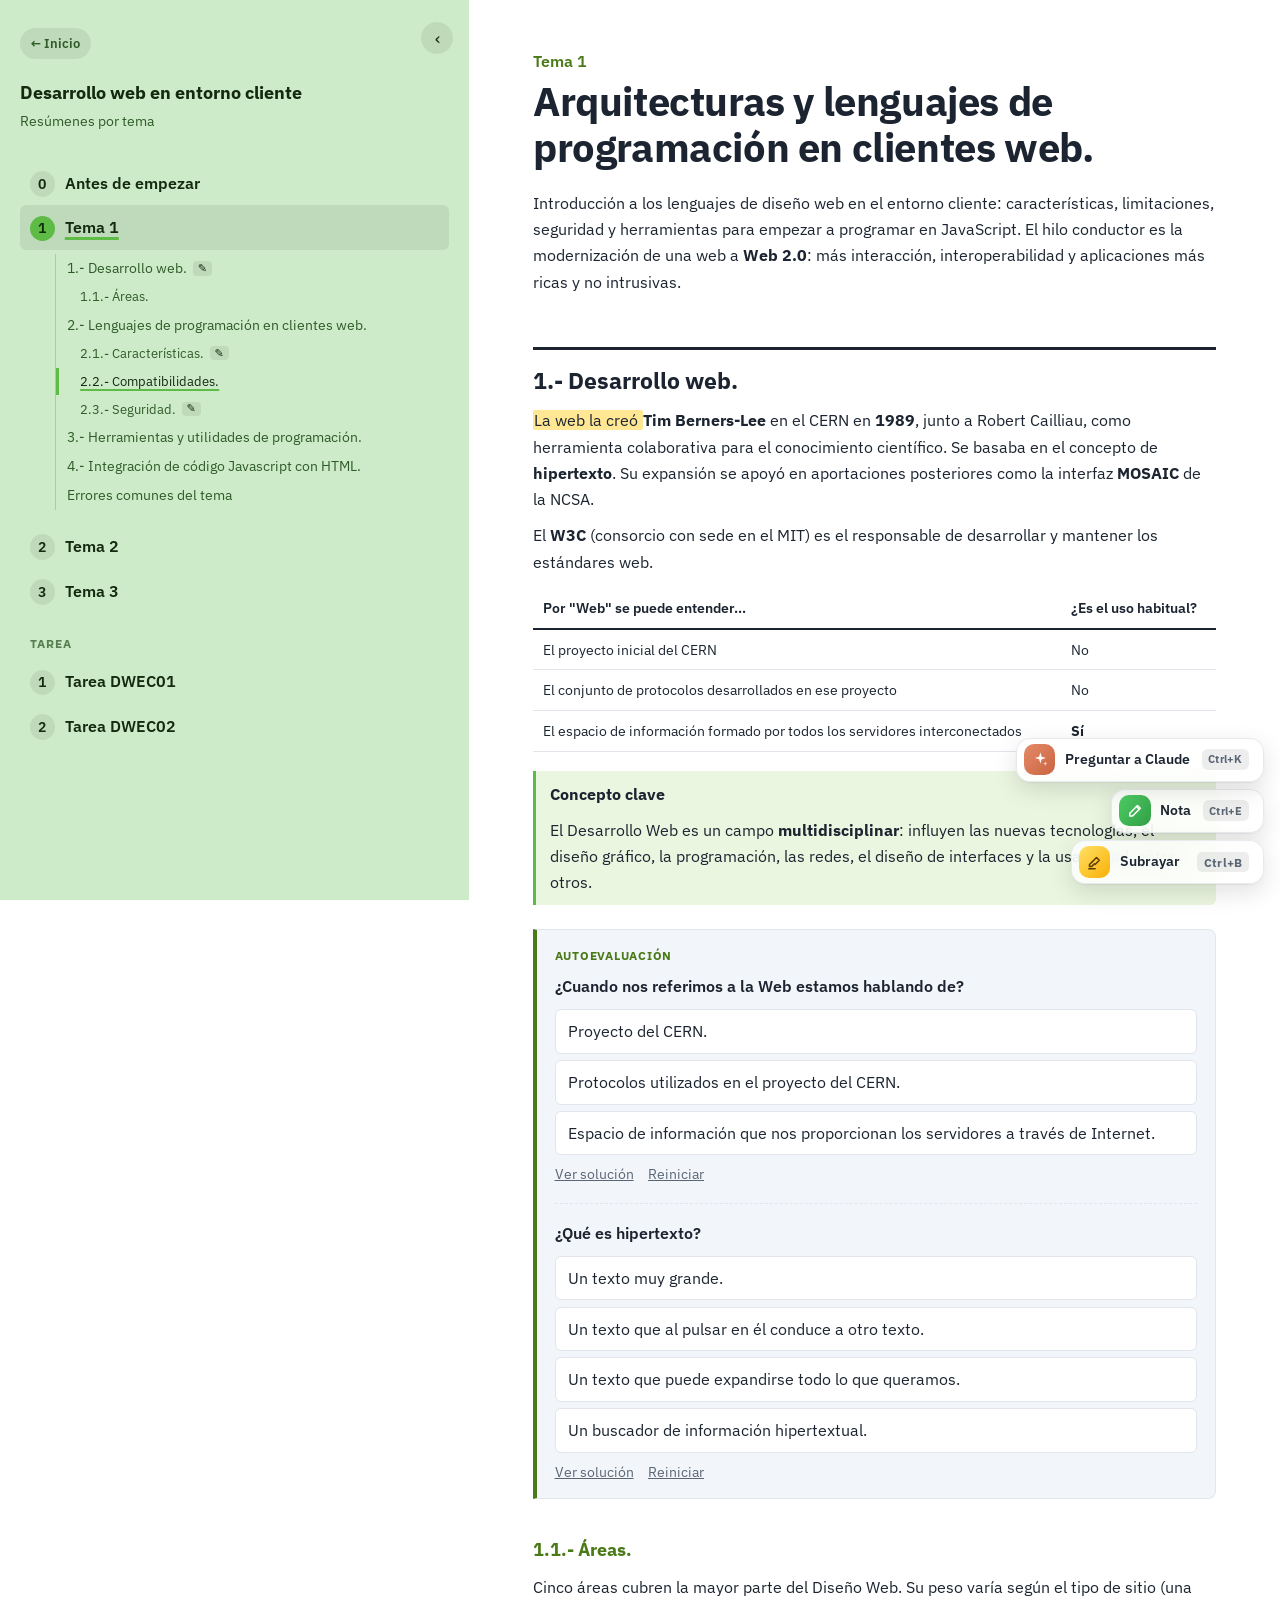
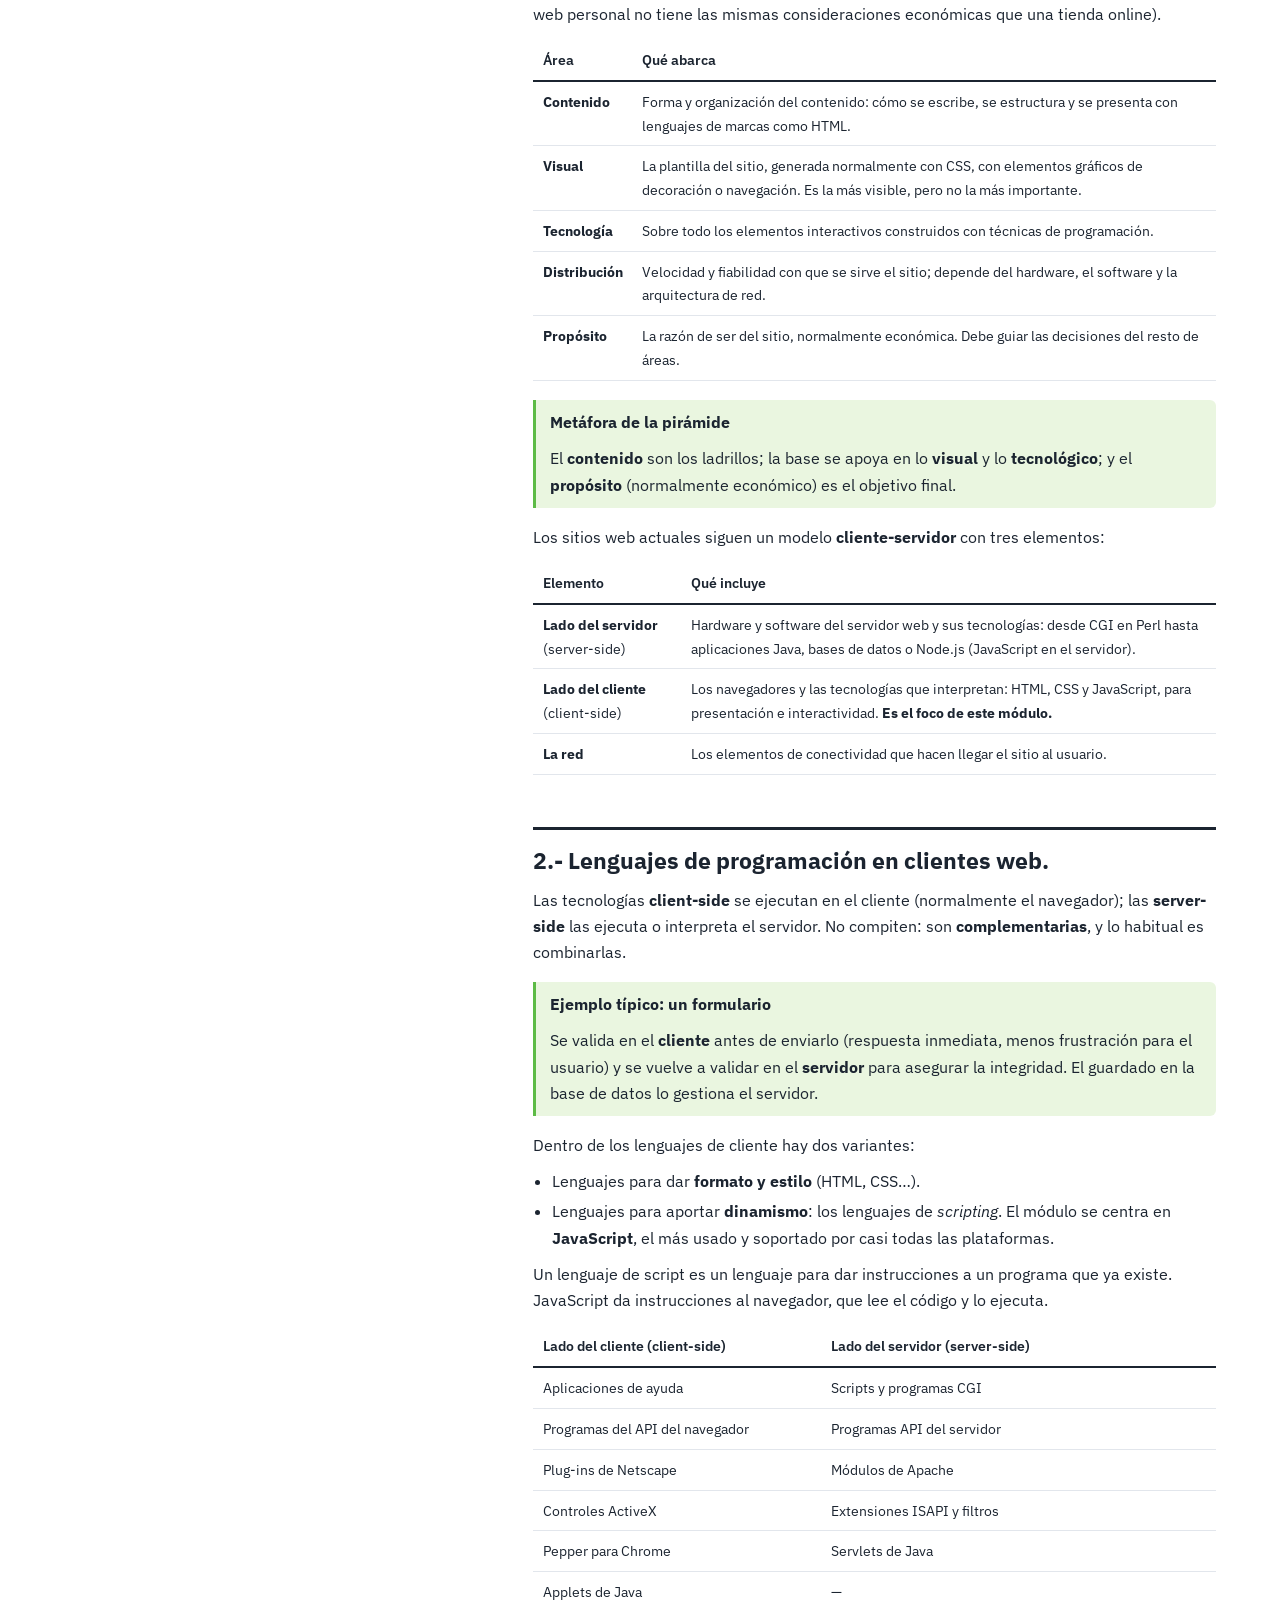
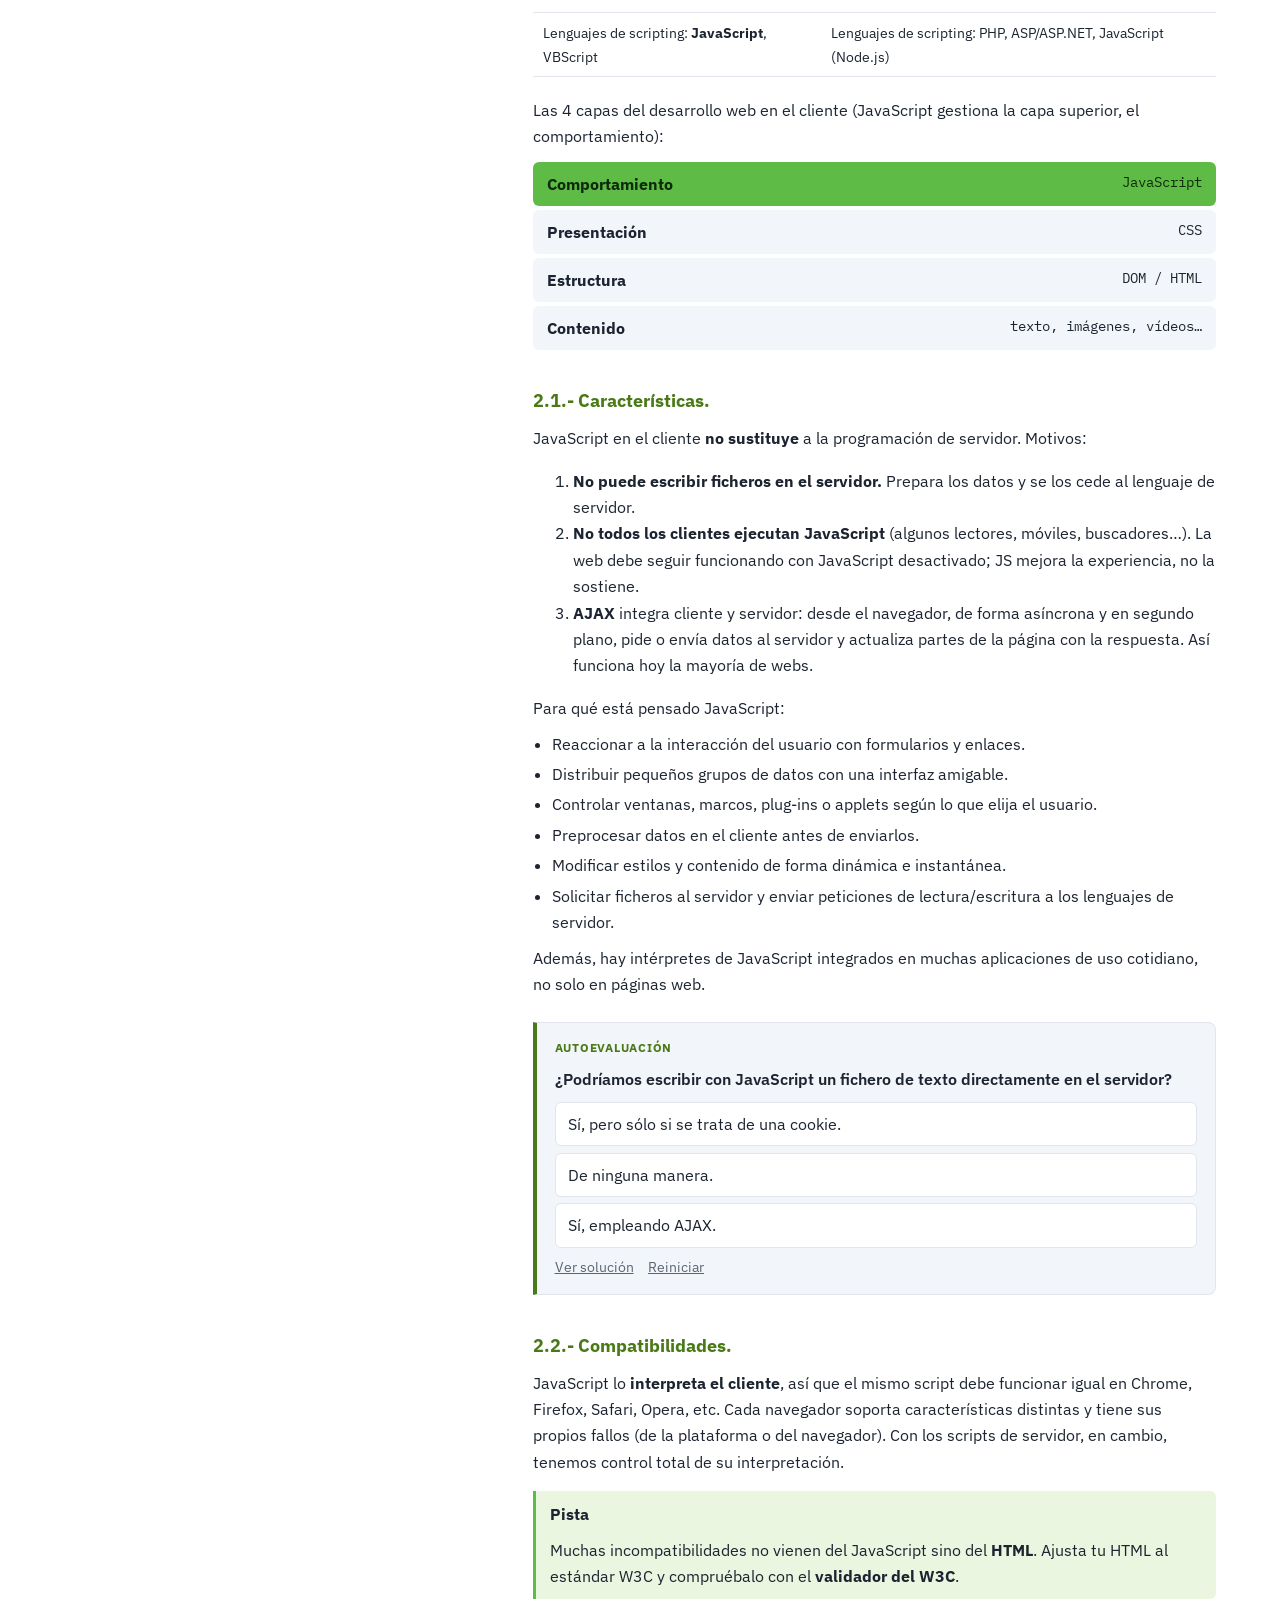
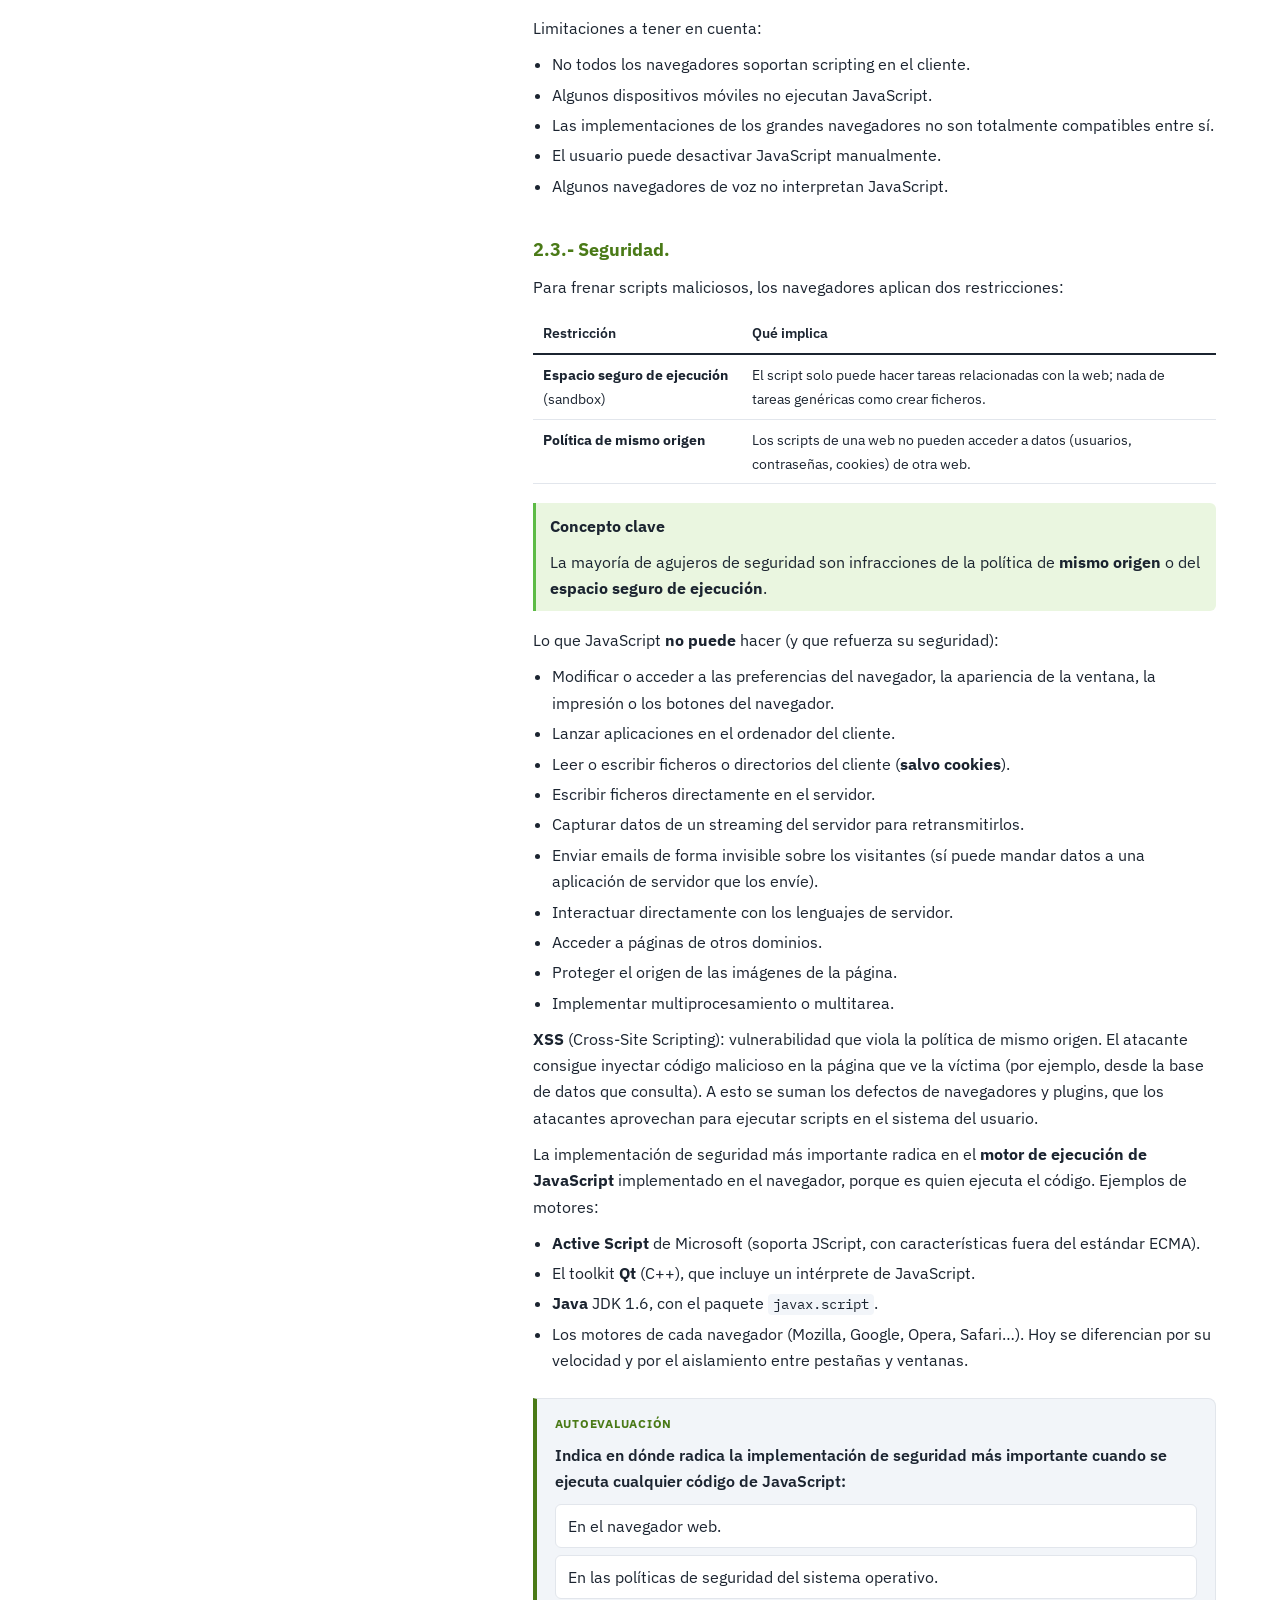
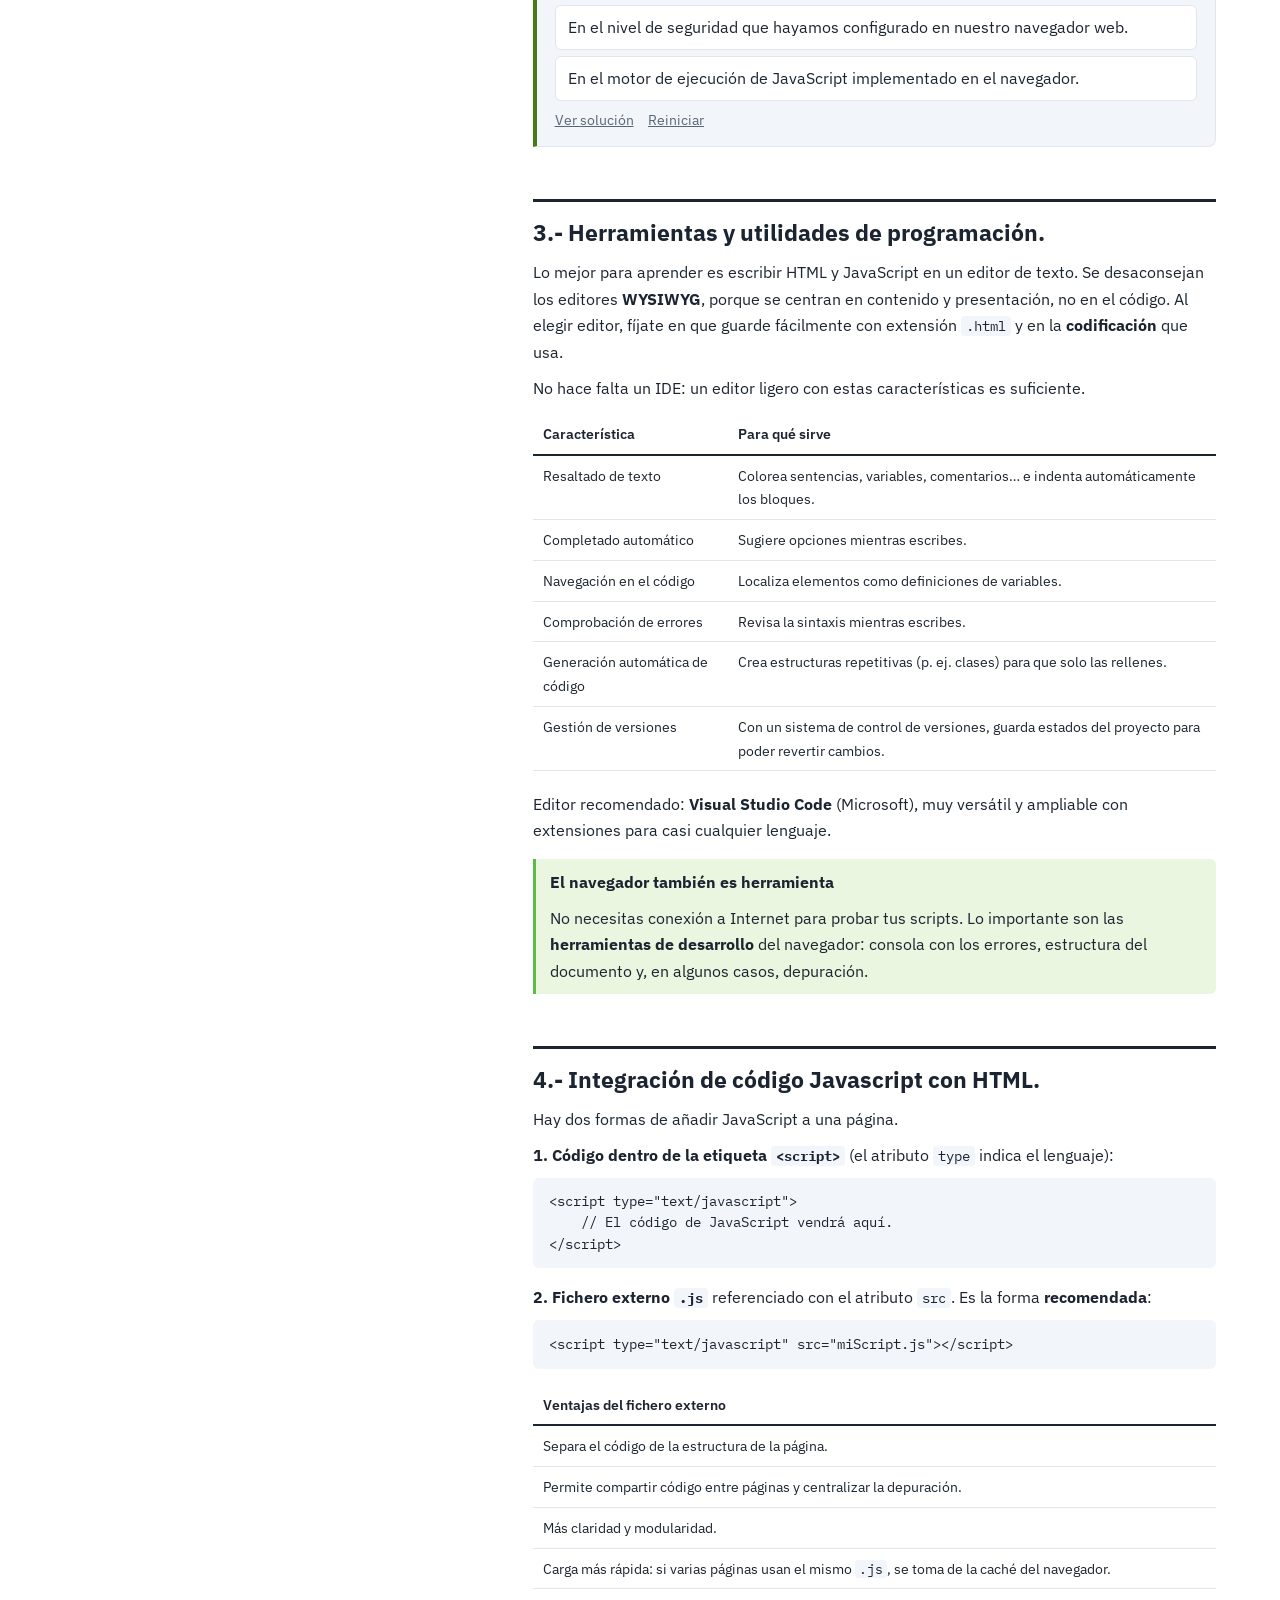
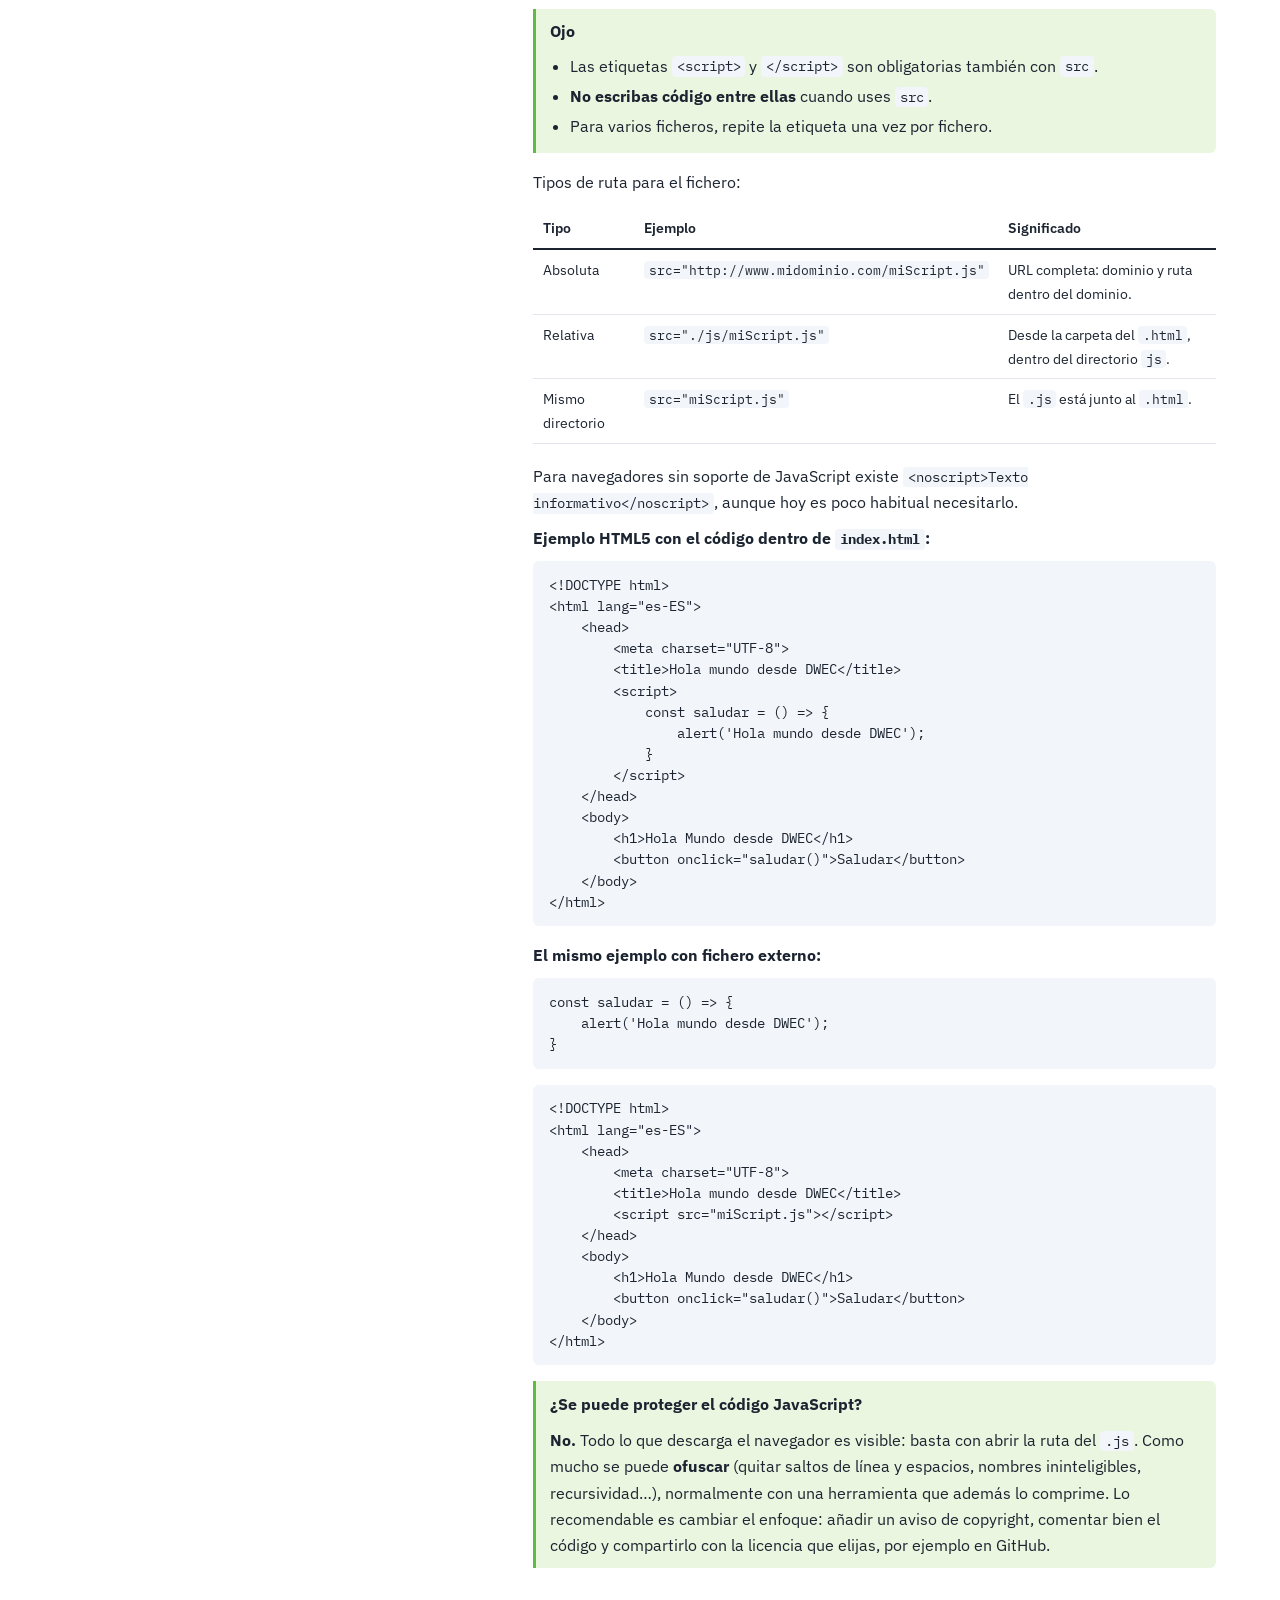
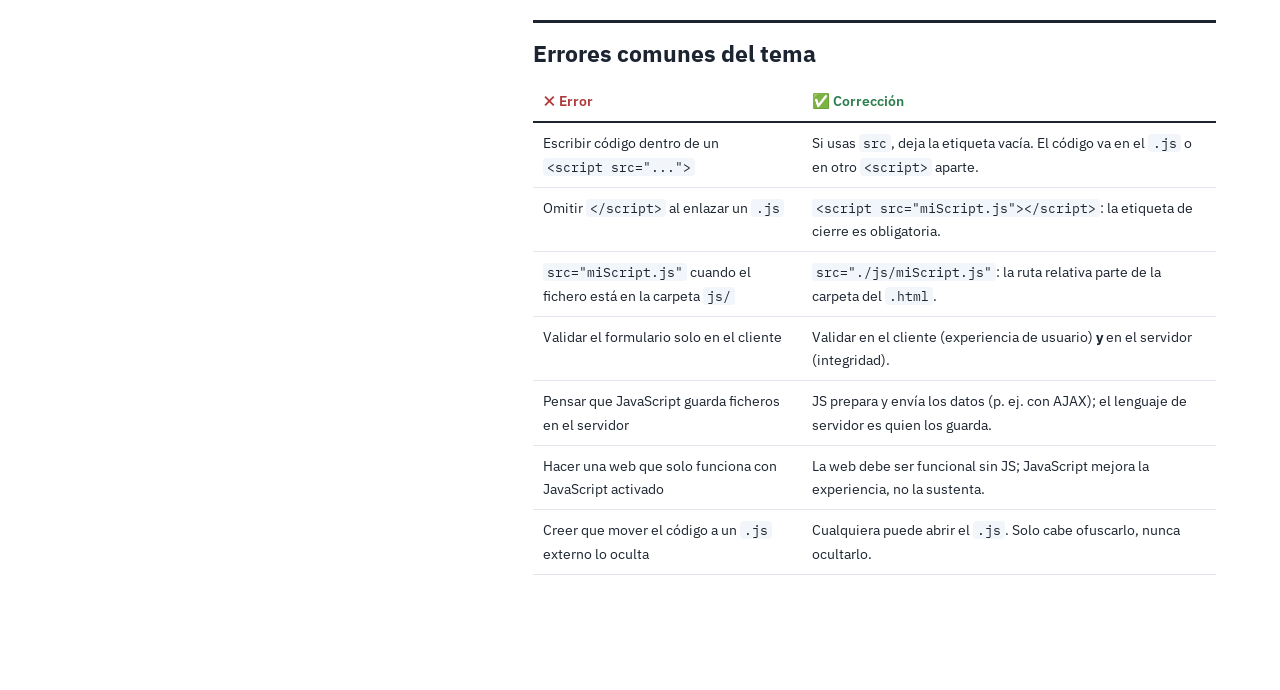
<file: asignaturas/dwec.html>
<!DOCTYPE html>
<html lang="es">
<head>
<meta charset="utf-8">
<meta name="viewport" content="width=device-width, initial-scale=1, viewport-fit=cover">
<title>DWEC · Resúmenes</title>
<link rel="preconnect" href="https://fonts.googleapis.com">
<link rel="preconnect" href="https://fonts.gstatic.com" crossorigin>
<link href="https://fonts.googleapis.com/css2?family=IBM+Plex+Sans:ital,wght@0,400;0,500;0,600;0,700;1,400&family=IBM+Plex+Mono:wght@400;500&display=swap" rel="stylesheet">
<style>
:root{
  --bg:#ffffff; --ink:#1b2430; --muted:#5b6675; --line:#e2e6ec;
  --side:#cdebc8; --side-ink:#2f5a29; --side-strong:#14290f; --side-tint:rgba(0,0,0,.07); --side-line:rgba(0,0,0,.15); --side-active:#5dbb46; --active-ink:#0f2a0a;
  --blue:#4a7a17; --code-bg:#f2f5f9; --code-ink:#1b2430;
  --ok:#2e7d4f; --bad:#b03a3a; --note:#eaf6e0; --note-line:#5dbb46;
  box-sizing:border-box;
  padding-top:env(safe-area-inset-top,0px);
  padding-bottom:env(safe-area-inset-bottom,0px);
}
@media (prefers-color-scheme: dark){
  :root:not([data-theme="light"]){
    --side-active:#7fd365; --active-ink:#0f2a0a;
    --bg:#11161d; --ink:#e3e8ef; --muted:#9aa6b5; --line:#263140;
    --side:#2b3522; --side-ink:#c9d8ae; --side-strong:#f0f6e4; --side-tint:rgba(255,255,255,.08); --side-line:rgba(255,255,255,.15); --code-bg:#1c2219; --code-ink:#e3e8ef;
    --ok:#6cc68f; --bad:#ef7d7d; --note:#1a2a14; --note-line:#4f9a3a; --blue:#b5d67c;
  }
}
:root[data-theme="dark"]{
  --side-active:#7fd365; --active-ink:#0f2a0a;
  --bg:#11161d; --ink:#e3e8ef; --muted:#9aa6b5; --line:#263140;
    --side:#2b3522; --side-ink:#c9d8ae; --side-strong:#f0f6e4; --side-tint:rgba(255,255,255,.08); --side-line:rgba(255,255,255,.15); --code-bg:#1c2219; --code-ink:#e3e8ef;
    --ok:#6cc68f; --bad:#ef7d7d; --note:#1a2a14; --note-line:#4f9a3a; --blue:#b5d67c;
}
*,*::before,*::after{box-sizing:inherit}
html{height:100%;scroll-padding-top:calc(env(safe-area-inset-top,0px) + 1rem)}
body{margin:0;min-height:100%;background:var(--bg);color:var(--ink);
  font:16px/1.65 "IBM Plex Sans",system-ui,-apple-system,"Segoe UI",sans-serif}
code,pre{font-family:"IBM Plex Mono",ui-monospace,Menlo,Consolas,monospace}

/* Layout */
.layout{display:grid;grid-template-columns:290px 1fr;min-height:100vh}
aside{background:var(--side);color:var(--side-ink);position:sticky;top:0;height:100vh;overflow-y:auto;padding:1.75rem 1.25rem 2rem}
.brand{color:var(--side-strong);font-weight:700;font-size:1.15rem;margin:0 0 .2rem}
.brand-sub{font-size:.85rem;margin:0 0 1.75rem;color:var(--side-ink)}
nav ul{list-style:none;margin:0;padding:0}
.tema-btn{display:flex;align-items:baseline;gap:.6rem;width:100%;text-align:left;background:none;border:0;
  color:var(--side-strong);font:inherit;font-weight:600;padding:.55rem .6rem;border-radius:6px;cursor:pointer}
.tema-btn .n{display:inline-grid;place-items:center;min-width:1.6rem;height:1.6rem;border-radius:50%;
  background:var(--side-tint);font-size:.85rem}
.tema-btn[aria-current="true"] .n{background:var(--side-active);color:var(--active-ink)}
.tema-btn[aria-current="true"] span:last-child{text-decoration:underline;text-decoration-color:var(--side-active);text-decoration-thickness:3px;text-underline-offset:4px}
.tema-btn:hover{background:var(--side-tint)}
.tema-btn[aria-current="true"]{background:var(--side-tint)}
.sub{margin:.25rem 0 .9rem 2.2rem;border-left:1px solid var(--side-line)}
.sub a{display:block;color:var(--side-ink);text-decoration:none;font-size:.86rem;line-height:1.35;padding:.32rem .7rem}
.sub a.l2{padding-left:1.5rem;font-size:.82rem}
.sub a:hover,.sub a.on{color:var(--side-strong)}
.sub a.on{box-shadow:inset 3px 0 0 var(--side-active);text-decoration:underline;text-decoration-color:var(--side-active);text-decoration-thickness:2px;text-underline-offset:3px}
.sub[hidden]{display:none}
a:focus-visible,button:focus-visible{outline:2px solid var(--side-active);outline-offset:2px}

main{padding:3rem clamp(1.25rem,5vw,4rem) 6rem;min-width:0}
.tema{max-width:none}
.tema[hidden]{display:none}
.tema-label{color:var(--blue);font-weight:600;margin:0}
h1{font-size:clamp(1.8rem,3.4vw,2.5rem);line-height:1.15;margin:.2rem 0 1.25rem;letter-spacing:-.01em}
h2{font-size:1.45rem;line-height:1.25;margin:3.25rem 0 .75rem;padding-top:1rem;border-top:3px solid var(--ink)}
h3{font-size:1.12rem;margin:2.25rem 0 .5rem;color:var(--blue)}
h4{font-size:1rem;margin:1.5rem 0 .35rem}
p{margin:.6rem 0}
ul.pts{padding-left:1.2rem;margin:.5rem 0}
ul.pts li{margin:.25rem 0}
.intro{font-size:1.06rem;color:var(--muted)}

pre{background:var(--code-bg);color:var(--code-ink);padding:.85rem 1rem;border-radius:6px;overflow-x:auto;font-size:.88rem;line-height:1.5;margin:.6rem 0 1rem}
:not(pre)>code{background:var(--code-bg);padding:.08em .35em;border-radius:4px;font-size:.88em}
.c{color:var(--muted)}
.pair{display:grid;grid-template-columns:1fr 1fr;gap:.75rem}
.pair pre{margin:.3rem 0 .6rem}
.tag{font-size:.8rem;font-weight:600}
.tag.bad{color:var(--bad)} .tag.ok{color:var(--ok)}

.tbl{overflow-x:auto;margin:.8rem 0 1.2rem}
table{border-collapse:collapse;width:100%;font-size:.9rem}
th,td{text-align:left;vertical-align:top;padding:.5rem .6rem;border-bottom:1px solid var(--line)}
th{font-weight:600;border-bottom:2px solid var(--ink)}
td code{white-space:nowrap}
td pre{margin:0;padding:.5rem .65rem;font-size:.82rem;white-space:pre}

.key{background:var(--note);border-left:3px solid var(--note-line);padding:.6rem .9rem;margin:1rem 0;border-radius:0 6px 6px 0}

/* Mobile */
.menu-toggle{display:none}
@media (max-width:860px){
  .layout{grid-template-columns:1fr}
  aside{position:fixed;inset:0 auto 0 0;width:min(86vw,320px);z-index:20;transform:translateX(-100%);
    transition:transform .2s ease;padding-top:calc(env(safe-area-inset-top,0px) + 1.75rem)}
  body.menu-open aside{transform:none}
  .menu-toggle{display:inline-flex;position:sticky;top:env(safe-area-inset-top,0px);z-index:10;margin:.75rem 0 0 1rem;
    background:var(--side);color:var(--side-strong);border:0;border-radius:6px;padding:.5rem .9rem;font:inherit;font-weight:600;cursor:pointer}
  main{padding-top:1.25rem}
  .pair{grid-template-columns:1fr}
}
@media (prefers-reduced-motion:reduce){aside{transition:none}}

/* Botón ocultar menú */
.menu-close{position:absolute;top:1.4rem;right:1rem;display:inline-grid;place-items:center;width:2rem;height:2rem;border:0;border-radius:50%;
  background:var(--side-tint);color:var(--side-strong);font:inherit;font-size:1.15rem;line-height:1;cursor:pointer}
.menu-close:hover{background:var(--side-line)}
.menu-close .x{display:none}
aside .brand{padding-right:2.5rem}
@media (max-width:860px){
  .menu-close{top:calc(env(safe-area-inset-top,0px) + 1.4rem)}
  .menu-close .x{display:inline}
  .menu-close .arrow{display:none}
}
@media (min-width:861px){
  body.menu-collapsed .layout{grid-template-columns:1fr}
  body.menu-collapsed aside{display:none}
  body.menu-collapsed .menu-toggle{display:inline-flex;position:sticky;top:env(safe-area-inset-top,0px);z-index:10;margin:.75rem 0 0 1rem;
    background:var(--side);color:var(--side-strong);border:0;border-radius:6px;padding:.5rem .9rem;font:inherit;font-weight:600;cursor:pointer}
  body.menu-collapsed main{padding-top:1.25rem}
}

/* Añadidos DWEC */
.key-title{display:block;font-weight:700;margin-bottom:.2rem}
.key ul.pts:last-child,.key p:last-child{margin-bottom:0}
th.bad{color:var(--bad)} th.good{color:var(--ok)}
pre code{background:none;padding:0;font-size:inherit}
.layers{margin:.8rem 0 1.2rem;display:grid;gap:4px}
.layers div{display:flex;justify-content:space-between;gap:1rem;flex-wrap:wrap;padding:.55rem .85rem;border-radius:6px;background:var(--code-bg)}
.layers div:first-child{background:var(--side-active);color:var(--active-ink)}
.layers span{font-family:"IBM Plex Mono",ui-monospace,Menlo,Consolas,monospace;font-size:.85rem}
.btn-pdf{display:inline-flex;align-items:center;gap:.4rem;background:var(--blue);color:var(--bg);padding:.45rem .9rem;border-radius:6px;text-decoration:none;font-weight:600;font-size:.93rem}

/* Subrayador */
mark.hl{background:rgba(93,187,70,.38);color:inherit;border-radius:2px;padding:0 1px;box-decoration-break:clone;-webkit-box-decoration-break:clone}
@media (prefers-color-scheme:dark){:root:not([data-theme="light"]) mark.hl{background:rgba(127,211,101,.3)}}
:root[data-theme="dark"] mark.hl{background:rgba(127,211,101,.3)}
body.hl-on main{cursor:text}
body.hl-on mark.hl{cursor:pointer}
body.hl-on main{-webkit-touch-callout:none}
body.hl-on mark.hl:hover{outline:1px dashed currentColor;text-decoration:line-through}
.hl-bar{position:fixed;right:calc(1rem + env(safe-area-inset-right,0px));bottom:calc(1rem + env(safe-area-inset-bottom,0px));z-index:50;display:flex;flex-direction:column;align-items:flex-end;gap:.4rem}
.hl-bar button{font:inherit;font-size:.88rem;font-weight:600;border:1px solid var(--line);border-radius:999px;padding:.55rem 1rem;background:var(--bg);color:var(--ink);cursor:pointer;box-shadow:0 2px 10px rgba(0,0,0,.15)}
.hl-bar .hl-toggle[aria-pressed="true"]{background:var(--side-active);border-color:var(--side-active);color:var(--active-ink)}
.hl-bar .hl-clear{font-size:.78rem;padding:.4rem .8rem}
.hl-bar .hl-clear[hidden]{display:none}
.hl-tip{font-size:.75rem;max-width:15rem;text-align:right;background:var(--bg);color:var(--muted);border:1px solid var(--line);border-radius:8px;padding:.35rem .6rem;margin:0}
.hl-tip[hidden]{display:none}
.q-mark{display:inline-block;margin-left:.35rem;font-size:.7rem;line-height:1;padding:.1rem .3rem;border-radius:4px;background:var(--side-tint);color:var(--side-strong);vertical-align:.1em}
/* Autoevaluación */
.quiz{border:1px solid var(--line);border-left:4px solid var(--blue);border-radius:0 8px 8px 0;padding:.9rem 1.1rem;margin:1.5rem 0;background:var(--code-bg)}
.quiz-title{margin:0 0 .5rem;font-size:.78rem;font-weight:700;letter-spacing:.06em;text-transform:uppercase;color:var(--blue)}
.quiz-item+.quiz-item{margin-top:1rem;padding-top:1rem;border-top:1px dashed var(--line)}
.quiz-q{margin:0 0 .6rem;font-weight:600}
.quiz-opts{display:flex;flex-direction:column;gap:.4rem}
.quiz-opts button{text-align:left;font:inherit;color:var(--ink);background:var(--bg);border:1px solid var(--line);border-radius:6px;padding:.5rem .75rem;cursor:pointer}
.quiz-opts button:hover{border-color:var(--blue)}
.quiz-opts button.ok{border-color:var(--ok);color:var(--ok);font-weight:600}
.quiz-opts button.ok::before{content:"✅ "}
.quiz-opts button.ko{border-color:var(--bad);color:var(--bad);text-decoration:line-through}
.quiz-opts button.ko::before{content:"❌ "}
.quiz-fb{display:none;margin:.6rem 0 0;font-size:.95rem}
.quiz-item.done .quiz-fb{display:block}
.quiz-sol{margin-top:.5rem;background:none;border:0;padding:0;font:inherit;font-size:.85rem;color:var(--muted);text-decoration:underline;cursor:pointer}
.quiz-match{width:100%;border-collapse:collapse;margin:.2rem 0 .6rem}
.quiz-match td{padding:.35rem .4rem;border-bottom:1px solid var(--line);vertical-align:middle}
.quiz-match select{font:inherit;color:var(--ink);background:var(--bg);border:1px solid var(--line);border-radius:6px;padding:.3rem .4rem;max-width:100%}
.quiz-match select.ok{border-color:var(--ok)} .quiz-match select.ko{border-color:var(--bad)}
.quiz-check{font:inherit;font-weight:600;background:var(--blue);color:var(--bg);border:0;border-radius:6px;padding:.45rem .9rem;cursor:pointer}

/* Enlace al inicio de la app (añadido para la app DAW) */
.back-home{display:inline-flex;align-items:center;gap:.35rem;margin:0 0 1.1rem;padding:.3rem .65rem;border-radius:999px;font-size:.82rem;font-weight:600;text-decoration:none;color:inherit;background:rgba(0,0,0,.07)}
.back-home:hover{background:rgba(0,0,0,.13)}
@media (prefers-color-scheme:dark){.back-home{background:rgba(255,255,255,.1)}}
</style>
</head>
<body>
<button class="menu-toggle" type="button" aria-expanded="false" aria-controls="sidebar">☰ Temas</button>
<div class="layout">
<aside id="sidebar">
  <a class="back-home" href="../index.html">← Inicio</a>
  <button class="menu-close" type="button" aria-label="Cerrar menú" title="Cerrar menú"><span class="arrow" aria-hidden="true">‹</span><span class="x" aria-hidden="true">✕</span></button>
  <p class="brand">Desarrollo web en entorno cliente</p>
  <p class="brand-sub">Resúmenes por tema</p>
  <nav aria-label="Temas">
    <ul id="nav-list"></ul>
  </nav>
</aside>

<main>


<!-- =====================================================
     TEMA 1
     ===================================================== -->
<article class="tema" id="tema-1" data-num="1" data-title="Arquitecturas y lenguajes de programación en clientes web.">
  <p class="tema-label">Tema 1</p>
  <h1>Arquitecturas y lenguajes de programación en clientes web.</h1>

  <p>Introducción a los lenguajes de diseño web en el entorno cliente: características, limitaciones, seguridad y herramientas para empezar a programar en JavaScript. El hilo conductor es la modernización de una web a <strong>Web 2.0</strong>: más interacción, interoperabilidad y aplicaciones más ricas y no intrusivas.</p>

  <!-- ===== 1 ===== -->
  <h2 id="tema-1-1-desarrollo-web">1.- Desarrollo web.</h2>
  <p>La web la creó <strong>Tim Berners-Lee</strong> en el CERN en <strong>1989</strong>, junto a Robert Cailliau, como herramienta colaborativa para el conocimiento científico. Se basaba en el concepto de <strong>hipertexto</strong>. Su expansión se apoyó en aportaciones posteriores como la interfaz <strong>MOSAIC</strong> de la NCSA.</p>
  <p>El <strong>W3C</strong> (consorcio con sede en el MIT) es el responsable de desarrollar y mantener los estándares web.</p>

  <div class="tbl">
    <table>
      <thead><tr><th>Por "Web" se puede entender…</th><th>¿Es el uso habitual?</th></tr></thead>
      <tbody>
        <tr><td>El proyecto inicial del CERN</td><td>No</td></tr>
        <tr><td>El conjunto de protocolos desarrollados en ese proyecto</td><td>No</td></tr>
        <tr><td>El espacio de información formado por todos los servidores interconectados</td><td><strong>Sí</strong></td></tr>
      </tbody>
    </table>
  </div>

  <div class="key">
    <span class="key-title">Concepto clave</span>
    <p>El Desarrollo Web es un campo <strong>multidisciplinar</strong>: influyen las nuevas tecnologías, el diseño gráfico, la programación, las redes, el diseño de interfaces y la usabilidad, entre otros.</p>
  </div>

  <div class="quiz">
    <p class="quiz-title">Autoevaluación</p>
    <div class="quiz-item">
      <p class="quiz-q">¿Cuando nos referimos a la Web estamos hablando de?</p>
      <div class="quiz-opts">
        <button type="button">Proyecto del CERN.</button>
        <button type="button">Protocolos utilizados en el proyecto del CERN.</button>
        <button type="button" data-ok>Espacio de información que nos proporcionan los servidores a través de Internet.</button>
      </div>
      <button type="button" class="quiz-sol">Ver solución</button>
      <p class="quiz-fb"><strong>Espacio de información que nos proporcionan los servidores a través de Internet.</strong> Es el significado habitual de «la Web».</p>
    </div>
    <div class="quiz-item">
      <p class="quiz-q">¿Qué es hipertexto?</p>
      <div class="quiz-opts">
        <button type="button">Un texto muy grande.</button>
        <button type="button" data-ok>Un texto que al pulsar en él conduce a otro texto.</button>
        <button type="button">Un texto que puede expandirse todo lo que queramos.</button>
        <button type="button">Un buscador de información hipertextual.</button>
      </div>
      <button type="button" class="quiz-sol">Ver solución</button>
      <p class="quiz-fb"><strong>Un texto que al pulsar en él conduce a otro texto.</strong> Es un enlace. De ahí viene HTML: <em>HyperText</em> Markup Language.</p>
    </div>
  </div>

  <h3 id="tema-1-1-1-areas">1.1.- Áreas.</h3>
  <p>Cinco áreas cubren la mayor parte del Diseño Web. Su peso varía según el tipo de sitio (una web personal no tiene las mismas consideraciones económicas que una tienda online).</p>
  <div class="tbl">
    <table>
      <thead><tr><th>Área</th><th>Qué abarca</th></tr></thead>
      <tbody>
        <tr><td><strong>Contenido</strong></td><td>Forma y organización del contenido: cómo se escribe, se estructura y se presenta con lenguajes de marcas como HTML.</td></tr>
        <tr><td><strong>Visual</strong></td><td>La plantilla del sitio, generada normalmente con CSS, con elementos gráficos de decoración o navegación. Es la más visible, pero no la más importante.</td></tr>
        <tr><td><strong>Tecnología</strong></td><td>Sobre todo los elementos interactivos construidos con técnicas de programación.</td></tr>
        <tr><td><strong>Distribución</strong></td><td>Velocidad y fiabilidad con que se sirve el sitio; depende del hardware, el software y la arquitectura de red.</td></tr>
        <tr><td><strong>Propósito</strong></td><td>La razón de ser del sitio, normalmente económica. Debe guiar las decisiones del resto de áreas.</td></tr>
      </tbody>
    </table>
  </div>

  <div class="key">
    <span class="key-title">Metáfora de la pirámide</span>
    <p>El <strong>contenido</strong> son los ladrillos; la base se apoya en lo <strong>visual</strong> y lo <strong>tecnológico</strong>; y el <strong>propósito</strong> (normalmente económico) es el objetivo final.</p>
  </div>

  <p>Los sitios web actuales siguen un modelo <strong>cliente-servidor</strong> con tres elementos:</p>
  <div class="tbl">
    <table>
      <thead><tr><th>Elemento</th><th>Qué incluye</th></tr></thead>
      <tbody>
        <tr><td><strong>Lado del servidor</strong> (server-side)</td><td>Hardware y software del servidor web y sus tecnologías: desde CGI en Perl hasta aplicaciones Java, bases de datos o Node.js (JavaScript en el servidor).</td></tr>
        <tr><td><strong>Lado del cliente</strong> (client-side)</td><td>Los navegadores y las tecnologías que interpretan: HTML, CSS y JavaScript, para presentación e interactividad. <strong>Es el foco de este módulo.</strong></td></tr>
        <tr><td><strong>La red</strong></td><td>Los elementos de conectividad que hacen llegar el sitio al usuario.</td></tr>
      </tbody>
    </table>
  </div>

  <!-- ===== 2 ===== -->
  <h2 id="tema-1-2-lenguajes-de-programacion-en-clientes-web">2.- Lenguajes de programación en clientes web.</h2>
  <p>Las tecnologías <strong>client-side</strong> se ejecutan en el cliente (normalmente el navegador); las <strong>server-side</strong> las ejecuta o interpreta el servidor. No compiten: son <strong>complementarias</strong>, y lo habitual es combinarlas.</p>

  <div class="key">
    <span class="key-title">Ejemplo típico: un formulario</span>
    <p>Se valida en el <strong>cliente</strong> antes de enviarlo (respuesta inmediata, menos frustración para el usuario) y se vuelve a validar en el <strong>servidor</strong> para asegurar la integridad. El guardado en la base de datos lo gestiona el servidor.</p>
  </div>

  <p>Dentro de los lenguajes de cliente hay dos variantes:</p>
  <ul class="pts">
    <li>Lenguajes para dar <strong>formato y estilo</strong> (HTML, CSS…).</li>
    <li>Lenguajes para aportar <strong>dinamismo</strong>: los lenguajes de <em>scripting</em>. El módulo se centra en <strong>JavaScript</strong>, el más usado y soportado por casi todas las plataformas.</li>
  </ul>
  <p>Un lenguaje de script es un lenguaje para dar instrucciones a un programa que ya existe. JavaScript da instrucciones al navegador, que lee el código y lo ejecuta.</p>

  <div class="tbl">
    <table>
      <thead><tr><th>Lado del cliente (client-side)</th><th>Lado del servidor (server-side)</th></tr></thead>
      <tbody>
        <tr><td>Aplicaciones de ayuda</td><td>Scripts y programas CGI</td></tr>
        <tr><td>Programas del API del navegador</td><td>Programas API del servidor</td></tr>
        <tr><td>Plug-ins de Netscape</td><td>Módulos de Apache</td></tr>
        <tr><td>Controles ActiveX</td><td>Extensiones ISAPI y filtros</td></tr>
        <tr><td>Pepper para Chrome</td><td>Servlets de Java</td></tr>
        <tr><td>Applets de Java</td><td>—</td></tr>
        <tr><td>Lenguajes de scripting: <strong>JavaScript</strong>, VBScript</td><td>Lenguajes de scripting: PHP, ASP/ASP.NET, JavaScript (Node.js)</td></tr>
      </tbody>
    </table>
  </div>

  <p>Las 4 capas del desarrollo web en el cliente (JavaScript gestiona la capa superior, el comportamiento):</p>
  <div class="layers">
    <div><strong>Comportamiento</strong><span>JavaScript</span></div>
    <div><strong>Presentación</strong><span>CSS</span></div>
    <div><strong>Estructura</strong><span>DOM / HTML</span></div>
    <div><strong>Contenido</strong><span>texto, imágenes, vídeos…</span></div>
  </div>

  <h3 id="tema-1-2-1-caracteristicas">2.1.- Características.</h3>
  <p>JavaScript en el cliente <strong>no sustituye</strong> a la programación de servidor. Motivos:</p>
  <ol class="pts">
    <li><strong>No puede escribir ficheros en el servidor.</strong> Prepara los datos y se los cede al lenguaje de servidor.</li>
    <li><strong>No todos los clientes ejecutan JavaScript</strong> (algunos lectores, móviles, buscadores…). La web debe seguir funcionando con JavaScript desactivado; JS mejora la experiencia, no la sostiene.</li>
    <li><strong>AJAX</strong> integra cliente y servidor: desde el navegador, de forma asíncrona y en segundo plano, pide o envía datos al servidor y actualiza partes de la página con la respuesta. Así funciona hoy la mayoría de webs.</li>
  </ol>

  <p>Para qué está pensado JavaScript:</p>
  <ul class="pts">
    <li>Reaccionar a la interacción del usuario con formularios y enlaces.</li>
    <li>Distribuir pequeños grupos de datos con una interfaz amigable.</li>
    <li>Controlar ventanas, marcos, plug-ins o applets según lo que elija el usuario.</li>
    <li>Preprocesar datos en el cliente antes de enviarlos.</li>
    <li>Modificar estilos y contenido de forma dinámica e instantánea.</li>
    <li>Solicitar ficheros al servidor y enviar peticiones de lectura/escritura a los lenguajes de servidor.</li>
  </ul>
  <p>Además, hay intérpretes de JavaScript integrados en muchas aplicaciones de uso cotidiano, no solo en páginas web.</p>

  <div class="quiz">
    <p class="quiz-title">Autoevaluación</p>
    <div class="quiz-item">
      <p class="quiz-q">¿Podríamos escribir con JavaScript un fichero de texto directamente en el servidor?</p>
      <div class="quiz-opts">
        <button type="button">Sí, pero sólo si se trata de una cookie.</button>
        <button type="button" data-ok>De ninguna manera.</button>
        <button type="button">Sí, empleando AJAX.</button>
      </div>
      <button type="button" class="quiz-sol">Ver solución</button>
      <p class="quiz-fb"><strong>De ninguna manera.</strong> JavaScript prepara y envía los datos (incluso con AJAX), pero quien escribe en el servidor es el lenguaje de servidor.</p>
    </div>
  </div>

  <h3 id="tema-1-2-2-compatibilidades">2.2.- Compatibilidades.</h3>
  <p>JavaScript lo <strong>interpreta el cliente</strong>, así que el mismo script debe funcionar igual en Chrome, Firefox, Safari, Opera, etc. Cada navegador soporta características distintas y tiene sus propios fallos (de la plataforma o del navegador). Con los scripts de servidor, en cambio, tenemos control total de su interpretación.</p>

  <div class="key">
    <span class="key-title">Pista</span>
    <p>Muchas incompatibilidades no vienen del JavaScript sino del <strong>HTML</strong>. Ajusta tu HTML al estándar W3C y compruébalo con el <strong>validador del W3C</strong>.</p>
  </div>

  <p>Limitaciones a tener en cuenta:</p>
  <ul class="pts">
    <li>No todos los navegadores soportan scripting en el cliente.</li>
    <li>Algunos dispositivos móviles no ejecutan JavaScript.</li>
    <li>Las implementaciones de los grandes navegadores no son totalmente compatibles entre sí.</li>
    <li>El usuario puede desactivar JavaScript manualmente.</li>
    <li>Algunos navegadores de voz no interpretan JavaScript.</li>
  </ul>

  <h3 id="tema-1-2-3-seguridad">2.3.- Seguridad.</h3>
  <p>Para frenar scripts maliciosos, los navegadores aplican dos restricciones:</p>
  <div class="tbl">
    <table>
      <thead><tr><th>Restricción</th><th>Qué implica</th></tr></thead>
      <tbody>
        <tr><td><strong>Espacio seguro de ejecución</strong> (sandbox)</td><td>El script solo puede hacer tareas relacionadas con la web; nada de tareas genéricas como crear ficheros.</td></tr>
        <tr><td><strong>Política de mismo origen</strong></td><td>Los scripts de una web no pueden acceder a datos (usuarios, contraseñas, cookies) de otra web.</td></tr>
      </tbody>
    </table>
  </div>
  <div class="key">
    <span class="key-title">Concepto clave</span>
    <p>La mayoría de agujeros de seguridad son infracciones de la política de <strong>mismo origen</strong> o del <strong>espacio seguro de ejecución</strong>.</p>
  </div>

  <p>Lo que JavaScript <strong>no puede</strong> hacer (y que refuerza su seguridad):</p>
  <ul class="pts">
    <li>Modificar o acceder a las preferencias del navegador, la apariencia de la ventana, la impresión o los botones del navegador.</li>
    <li>Lanzar aplicaciones en el ordenador del cliente.</li>
    <li>Leer o escribir ficheros o directorios del cliente (<strong>salvo cookies</strong>).</li>
    <li>Escribir ficheros directamente en el servidor.</li>
    <li>Capturar datos de un streaming del servidor para retransmitirlos.</li>
    <li>Enviar emails de forma invisible sobre los visitantes (sí puede mandar datos a una aplicación de servidor que los envíe).</li>
    <li>Interactuar directamente con los lenguajes de servidor.</li>
    <li>Acceder a páginas de otros dominios.</li>
    <li>Proteger el origen de las imágenes de la página.</li>
    <li>Implementar multiprocesamiento o multitarea.</li>
  </ul>

  <p><strong>XSS</strong> (Cross-Site Scripting): vulnerabilidad que viola la política de mismo origen. El atacante consigue inyectar código malicioso en la página que ve la víctima (por ejemplo, desde la base de datos que consulta). A esto se suman los defectos de navegadores y plugins, que los atacantes aprovechan para ejecutar scripts en el sistema del usuario.</p>

  <p>La implementación de seguridad más importante radica en el <strong>motor de ejecución de JavaScript</strong> implementado en el navegador, porque es quien ejecuta el código. Ejemplos de motores:</p>
  <ul class="pts">
    <li><strong>Active Script</strong> de Microsoft (soporta JScript, con características fuera del estándar ECMA).</li>
    <li>El toolkit <strong>Qt</strong> (C++), que incluye un intérprete de JavaScript.</li>
    <li><strong>Java</strong> JDK 1.6, con el paquete <code>javax.script</code>.</li>
    <li>Los motores de cada navegador (Mozilla, Google, Opera, Safari…). Hoy se diferencian por su velocidad y por el aislamiento entre pestañas y ventanas.</li>
  </ul>

  <!-- ===== 3 ===== -->
  <div class="quiz">
    <p class="quiz-title">Autoevaluación</p>
    <div class="quiz-item">
      <p class="quiz-q">Indica en dónde radica la implementación de seguridad más importante cuando se ejecuta cualquier código de JavaScript:</p>
      <div class="quiz-opts">
        <button type="button">En el navegador web.</button>
        <button type="button">En las políticas de seguridad del sistema operativo.</button>
        <button type="button">En el nivel de seguridad que hayamos configurado en nuestro navegador web.</button>
        <button type="button" data-ok>En el motor de ejecución de JavaScript implementado en el navegador.</button>
      </div>
      <button type="button" class="quiz-sol">Ver solución</button>
      <p class="quiz-fb"><strong>En el motor de ejecución de JavaScript implementado en el navegador.</strong> «El navegador» es casi correcto, pero la pieza concreta que ejecuta el código y aplica las restricciones es el motor.</p>
    </div>
  </div>

  <h2 id="tema-1-3-herramientas-y-utilidades-de-programacion">3.- Herramientas y utilidades de programación.</h2>
  <p>Lo mejor para aprender es escribir HTML y JavaScript en un editor de texto. Se desaconsejan los editores <strong>WYSIWYG</strong>, porque se centran en contenido y presentación, no en el código. Al elegir editor, fíjate en que guarde fácilmente con extensión <code>.html</code> y en la <strong>codificación</strong> que usa.</p>
  <p>No hace falta un IDE: un editor ligero con estas características es suficiente.</p>

  <div class="tbl">
    <table>
      <thead><tr><th>Característica</th><th>Para qué sirve</th></tr></thead>
      <tbody>
        <tr><td>Resaltado de texto</td><td>Colorea sentencias, variables, comentarios… e indenta automáticamente los bloques.</td></tr>
        <tr><td>Completado automático</td><td>Sugiere opciones mientras escribes.</td></tr>
        <tr><td>Navegación en el código</td><td>Localiza elementos como definiciones de variables.</td></tr>
        <tr><td>Comprobación de errores</td><td>Revisa la sintaxis mientras escribes.</td></tr>
        <tr><td>Generación automática de código</td><td>Crea estructuras repetitivas (p. ej. clases) para que solo las rellenes.</td></tr>
        <tr><td>Gestión de versiones</td><td>Con un sistema de control de versiones, guarda estados del proyecto para poder revertir cambios.</td></tr>
      </tbody>
    </table>
  </div>

  <p>Editor recomendado: <strong>Visual Studio Code</strong> (Microsoft), muy versátil y ampliable con extensiones para casi cualquier lenguaje.</p>

  <div class="key">
    <span class="key-title">El navegador también es herramienta</span>
    <p>No necesitas conexión a Internet para probar tus scripts. Lo importante son las <strong>herramientas de desarrollo</strong> del navegador: consola con los errores, estructura del documento y, en algunos casos, depuración.</p>
  </div>

  <!-- ===== 4 ===== -->
  <h2 id="tema-1-4-integracion-de-codigo-javascript-con-html">4.- Integración de código Javascript con HTML.</h2>
  <p>Hay dos formas de añadir JavaScript a una página.</p>

  <p><strong>1. Código dentro de la etiqueta <code>&lt;script&gt;</code></strong> (el atributo <code>type</code> indica el lenguaje):</p>
<pre><code>&lt;script type="text/javascript"&gt;
    // El código de JavaScript vendrá aquí.
&lt;/script&gt;</code></pre>

  <p><strong>2. Fichero externo <code>.js</code></strong> referenciado con el atributo <code>src</code>. Es la forma <strong>recomendada</strong>:</p>
<pre><code>&lt;script type="text/javascript" src="miScript.js"&gt;&lt;/script&gt;</code></pre>

  <div class="tbl">
    <table>
      <thead><tr><th>Ventajas del fichero externo</th></tr></thead>
      <tbody>
        <tr><td>Separa el código de la estructura de la página.</td></tr>
        <tr><td>Permite compartir código entre páginas y centralizar la depuración.</td></tr>
        <tr><td>Más claridad y modularidad.</td></tr>
        <tr><td>Carga más rápida: si varias páginas usan el mismo <code>.js</code>, se toma de la caché del navegador.</td></tr>
      </tbody>
    </table>
  </div>

  <div class="key">
    <span class="key-title">Ojo</span>
    <ul class="pts">
      <li>Las etiquetas <code>&lt;script&gt;</code> y <code>&lt;/script&gt;</code> son obligatorias también con <code>src</code>.</li>
      <li><strong>No escribas código entre ellas</strong> cuando uses <code>src</code>.</li>
      <li>Para varios ficheros, repite la etiqueta una vez por fichero.</li>
    </ul>
  </div>

  <p>Tipos de ruta para el fichero:</p>
  <div class="tbl">
    <table>
      <thead><tr><th>Tipo</th><th>Ejemplo</th><th>Significado</th></tr></thead>
      <tbody>
        <tr><td>Absoluta</td><td><code>src="http://www.midominio.com/miScript.js"</code></td><td>URL completa: dominio y ruta dentro del dominio.</td></tr>
        <tr><td>Relativa</td><td><code>src="./js/miScript.js"</code></td><td>Desde la carpeta del <code>.html</code>, dentro del directorio <code>js</code>.</td></tr>
        <tr><td>Mismo directorio</td><td><code>src="miScript.js"</code></td><td>El <code>.js</code> está junto al <code>.html</code>.</td></tr>
      </tbody>
    </table>
  </div>

  <p>Para navegadores sin soporte de JavaScript existe <code>&lt;noscript&gt;Texto informativo&lt;/noscript&gt;</code>, aunque hoy es poco habitual necesitarlo.</p>

  <p><strong>Ejemplo HTML5 con el código dentro de <code>index.html</code>:</strong></p>
<pre><code>&lt;!DOCTYPE html&gt;
&lt;html lang="es-ES"&gt;
    &lt;head&gt;
        &lt;meta charset="UTF-8"&gt;
        &lt;title&gt;Hola mundo desde DWEC&lt;/title&gt;
        &lt;script&gt;
            const saludar = () =&gt; {
                alert('Hola mundo desde DWEC');
            }
        &lt;/script&gt;
    &lt;/head&gt;
    &lt;body&gt;
        &lt;h1&gt;Hola Mundo desde DWEC&lt;/h1&gt;
        &lt;button onclick="saludar()"&gt;Saludar&lt;/button&gt;
    &lt;/body&gt;
&lt;/html&gt;</code></pre>

  <p><strong>El mismo ejemplo con fichero externo:</strong></p>
<pre><code>const saludar = () =&gt; {
    alert('Hola mundo desde DWEC');
}</code></pre>
<pre><code>&lt;!DOCTYPE html&gt;
&lt;html lang="es-ES"&gt;
    &lt;head&gt;
        &lt;meta charset="UTF-8"&gt;
        &lt;title&gt;Hola mundo desde DWEC&lt;/title&gt;
        &lt;script src="miScript.js"&gt;&lt;/script&gt;
    &lt;/head&gt;
    &lt;body&gt;
        &lt;h1&gt;Hola Mundo desde DWEC&lt;/h1&gt;
        &lt;button onclick="saludar()"&gt;Saludar&lt;/button&gt;
    &lt;/body&gt;
&lt;/html&gt;</code></pre>

  <div class="key">
    <span class="key-title">¿Se puede proteger el código JavaScript?</span>
    <p><strong>No.</strong> Todo lo que descarga el navegador es visible: basta con abrir la ruta del <code>.js</code>. Como mucho se puede <strong>ofuscar</strong> (quitar saltos de línea y espacios, nombres ininteligibles, recursividad…), normalmente con una herramienta que además lo comprime. Lo recomendable es cambiar el enfoque: añadir un aviso de copyright, comentar bien el código y compartirlo con la licencia que elijas, por ejemplo en GitHub.</p>
  </div>

  <!-- ===== Errores comunes ===== -->
  <h2 id="tema-1-errores-comunes-del-tema">Errores comunes del tema</h2>
  <div class="tbl">
    <table>
      <thead><tr><th class="bad">❌ Error</th><th class="good">✅ Corrección</th></tr></thead>
      <tbody>
        <tr>
          <td>Escribir código dentro de un <code>&lt;script src="..."&gt;</code></td>
          <td>Si usas <code>src</code>, deja la etiqueta vacía. El código va en el <code>.js</code> o en otro <code>&lt;script&gt;</code> aparte.</td>
        </tr>
        <tr>
          <td>Omitir <code>&lt;/script&gt;</code> al enlazar un <code>.js</code></td>
          <td><code>&lt;script src="miScript.js"&gt;&lt;/script&gt;</code>: la etiqueta de cierre es obligatoria.</td>
        </tr>
        <tr>
          <td><code>src="miScript.js"</code> cuando el fichero está en la carpeta <code>js/</code></td>
          <td><code>src="./js/miScript.js"</code>: la ruta relativa parte de la carpeta del <code>.html</code>.</td>
        </tr>
        <tr>
          <td>Validar el formulario solo en el cliente</td>
          <td>Validar en el cliente (experiencia de usuario) <strong>y</strong> en el servidor (integridad).</td>
        </tr>
        <tr>
          <td>Pensar que JavaScript guarda ficheros en el servidor</td>
          <td>JS prepara y envía los datos (p. ej. con AJAX); el lenguaje de servidor es quien los guarda.</td>
        </tr>
        <tr>
          <td>Hacer una web que solo funciona con JavaScript activado</td>
          <td>La web debe ser funcional sin JS; JavaScript mejora la experiencia, no la sustenta.</td>
        </tr>
        <tr>
          <td>Creer que mover el código a un <code>.js</code> externo lo oculta</td>
          <td>Cualquiera puede abrir el <code>.js</code>. Solo cabe ofuscarlo, nunca ocultarlo.</td>
        </tr>
      </tbody>
    </table>
  </div>
</article>

<!-- =====================================================
     TEMA 2
     ===================================================== -->
<article class="tema" id="tema-2" data-num="2" data-title="Estructura del lenguaje javascript.">
  <p class="tema-label">Tema 2</p>
  <h1>Estructura del lenguaje javascript.</h1>

  <p>Fundamentos de JavaScript: comentarios, variables y constantes, tipos de datos y sus conversiones, operadores, estructuras de control y bucles. Termina con un primer ejemplo completo.</p>

  <!-- ===== 1 ===== -->
  <h2 id="t2-1-fundamentos">1.- Fundamentos de javascript.</h2>
  <p>Breve historia de JavaScript y de su estándar, <strong>ECMAScript</strong>:</p>
  <div class="tbl">
    <table>
      <thead><tr><th>Fecha</th><th>Hito</th></tr></thead>
      <tbody>
        <tr><td>Mayo de 1995</td><td><strong>Brendan Eich</strong>, en Netscape, crea el lenguaje en unos 10 días (se llamó primero <em>Mocha</em>).</td></tr>
        <tr><td>Septiembre de 1995</td><td>Se lanza como <em>LiveScript</em> en Netscape Navigator y poco después pasa a llamarse <strong>JavaScript</strong>.</td></tr>
        <tr><td>1997</td><td>Se estandariza en ECMA: nace <strong>ECMAScript</strong> (ES1).</td></tr>
        <tr><td>1998</td><td>ES2, ajustes menores.</td></tr>
        <tr><td>1999</td><td>ES3, la versión que se usó durante muchos años.</td></tr>
        <tr><td>2011</td><td>ES5.1 (modo estricto, JSON, nuevos métodos de arrays…).</td></tr>
        <tr><td>2015</td><td><strong>ES6 (ES2015)</strong>: <code>let</code>, <code>const</code>, funciones flecha, plantillas de cadenas, desestructuración… Es la versión de referencia del módulo.</td></tr>
      </tbody>
    </table>
  </div>
  <div class="key">
    <span class="key-title">Concepto clave</span>
    <p>JavaScript añade la tercera capa del desarrollo web: <strong>HTML</strong> da la estructura, <strong>CSS</strong> la presentación y <strong>JavaScript</strong> el <strong>comportamiento</strong>.</p>
  </div>
  <p>Desde ES6 sale una versión nueva cada año (ES2016, ES2017…). El módulo se ciñe a ES6, que soportan todos los navegadores modernos.</p>

  <div class="quiz">
    <p class="quiz-title">Autoevaluación</p>
    <div class="quiz-item">
      <p class="quiz-q">¿Quién desarrolló JavaScrip?</p>
      <div class="quiz-opts">
        <button type="button">Microsoft.</button>
        <button type="button">Oracle Corporation.</button>
        <button type="button" data-ok>Brendan Eich.</button>
      </div>
      <button type="button" class="quiz-sol">Ver solución</button>
      <p class="quiz-fb"><strong>Brendan Eich</strong>, cuando trabajaba en Netscape, en 1995.</p>
    </div>
  </div>

  <h3 id="t2-1-1-comentarios">1.1.- Comentarios en el código.</h3>
  <p>Los comentarios son notas para quien lee el código; el intérprete los <strong>ignora</strong>. Hay dos tipos:</p>
<pre><code>// Comentario de una sola línea

/*
    Comentario de
    varias líneas
*/</code></pre>
  <div class="key">
    <span class="key-title">Pista</span>
    <p>Hoy se prefiere que el código se explique solo (<strong>autodocumentado</strong>): mejor una función con un nombre claro que un comentario explicando qué hacen unas líneas. Además, los comentarios ocupan espacio y hacen el fichero más pesado de descargar.</p>
  </div>

  <h3 id="t2-1-2-constantes-variables">1.2.- Constantes y variables.</h3>
  <p>Una <strong>variable</strong> es un contenedor con nombre (identificador) que guarda un valor que <strong>puede cambiar</strong>. Una <strong>constante</strong> guarda un valor que <strong>no puede cambiar</strong>.</p>
  <div class="tbl">
    <table>
      <thead><tr><th>Reglas para los nombres</th></tr></thead>
      <tbody>
        <tr><td>Solo letras, números y guion bajo: <code>[a-zA-Z0-9_]</code>.</td></tr>
        <tr><td>No pueden empezar por número.</td></tr>
        <tr><td>No pueden ser palabras reservadas (<code>if</code>, <code>for</code>, <code>let</code>…).</td></tr>
        <tr><td>Que sean descriptivos y en <strong>lower camel case</strong>: <code>edadUsuario</code>, <code>precioFinal</code>.</td></tr>
      </tbody>
    </table>
  </div>
  <p>Se declaran con <code>const</code> (constantes), <code>let</code> o <code>var</code> (variables). Una variable declarada sin valor vale <code>undefined</code>.</p>
<pre><code>const pi = 3.14;
var edad = 18;
let nombre = "Bob Esponja";</code></pre>

  <div class="tbl">
    <table>
      <thead><tr><th></th><th><code>var</code> (antigua)</th><th><code>let</code> (ES6, recomendada)</th></tr></thead>
      <tbody>
        <tr><td><strong>Hoisting</strong></td><td>Se puede usar antes de declararla y "funciona" (confuso).</td><td>Hay que declararla antes de usarla o da error.</td></tr>
        <tr><td><strong>Redeclarar</strong></td><td>Se puede declarar dos veces la misma variable.</td><td>Error: se declara una vez y luego solo se reasigna.</td></tr>
      </tbody>
    </table>
  </div>
<pre><code>// Con var (válido, pero confuso)
edad = 18;
var edad;

var edad = 18;
var edad = 20;

// Con let (lo correcto)
let edad;
edad = 18;
edad = 20;</code></pre>

  <div class="key">
    <span class="key-title">Concepto clave</span>
    <p>JavaScript es <strong>débilmente tipado</strong>: no se indica el tipo de la variable y este puede cambiar (<code>edad = '18'</code> y luego <code>edad = 18</code>). Es posible, pero conviene evitarlo para no liarse.</p>
  </div>

  <div class="quiz">
    <p class="quiz-title">Autoevaluación</p>
    <div class="quiz-item">
      <p class="quiz-q">Para definir una variable hoy día es más conveniente utilizar var que let. ¿Verdadero o falso?</p>
      <div class="quiz-opts">
        <button type="button">Verdadero</button>
        <button type="button" data-ok>Falso</button>
      </div>
      <button type="button" class="quiz-sol">Ver solución</button>
      <p class="quiz-fb"><strong>Falso.</strong> Se usa <code>let</code>: obliga a declarar antes de usar y no permite redeclarar, así que evita errores.</p>
    </div>
  </div>

  <h3 id="t2-1-3-tipos-datos">1.3.- Tipos de datos.</h3>
  <div class="tbl">
    <table>
      <thead><tr><th>Tipo</th><th>Qué guarda</th><th>Ejemplo</th></tr></thead>
      <tbody>
        <tr><td><strong>Números</strong></td><td>Enteros y decimales (con punto).</td><td><code>18</code>, <code>3.14</code></td></tr>
        <tr><td><strong>Cadenas</strong></td><td>Texto, entre comillas simples o dobles.</td><td><code>'Hola'</code>, <code>"Hola"</code></td></tr>
        <tr><td><strong>Valores lógicos</strong></td><td><code>true</code> o <code>false</code>. Se usan en condiciones y comparaciones.</td><td><code>true</code></td></tr>
        <tr><td><strong>Arrays</strong></td><td>Lista de valores (de cualquier tipo) con índice que <strong>empieza en 0</strong>. Se crean con <code>[]</code>.</td><td><code>['a', 'b']</code></td></tr>
        <tr><td><strong>Objetos</strong></td><td>Conjunto de propiedades <code>nombre: valor</code>. Se crean con <code>{}</code>.</td><td><code>{ edad: 5 }</code></td></tr>
        <tr><td><strong>Funciones</strong></td><td>Se verán más adelante.</td><td>—</td></tr>
      </tbody>
    </table>
  </div>
<pre><code>let personajes = ['Bob Esponja', 'Calamardo', 'Patricio'];
console.log(personajes[0]);         // Bob Esponja

let personaje = { nombre: 'Bob Esponja', edad: 5 };
console.log(personaje.nombre);      // Bob Esponja
console.log(personaje['nombre']);   // Bob Esponja</code></pre>
  <div class="key">
    <span class="key-title">Ojo con los apuntes</span>
    <p>En los apuntes aparece <code>personaje[nombre]</code> sin comillas. Así JavaScript busca una <em>variable</em> llamada <code>nombre</code>. Lo correcto es <code>personaje['nombre']</code>, con comillas.</p>
  </div>

  <div class="quiz">
    <p class="quiz-title">Autoevaluación</p>
    <div class="quiz-item">
      <p class="quiz-q">Los arrays en javascript comienzan en índice 1. ¿Verdadero o falso?</p>
      <div class="quiz-opts">
        <button type="button">Verdadero</button>
        <button type="button" data-ok>Falso</button>
      </div>
      <button type="button" class="quiz-sol">Ver solución</button>
      <p class="quiz-fb"><strong>Falso.</strong> El primer elemento es el índice <code>0</code>.</p>
    </div>
  </div>

  <h3 id="t2-1-3-1-conversiones">1.3.1.- Conversiones de tipos de datos.</h3>
  <p>JavaScript convierte tipos solo al operar, y no siempre como esperas. Con <code>+</code>, si uno de los operandos es una <strong>cadena</strong>, convierte el otro a cadena y los <strong>concatena</strong>. Se evalúa de izquierda a derecha:</p>
<pre><code>console.log(4 + 7);         // 11
console.log(4 + '7');       // '47' (cadena)
console.log(1 + 2 + '3');   // '33' (1 + 2 = 3, luego 3 + '3' = '33')</code></pre>

  <div class="tbl">
    <table>
      <thead><tr><th>Conversión</th><th>Cómo</th><th>Ejemplo</th></tr></thead>
      <tbody>
        <tr><td>Cadena → entero</td><td><code>parseInt()</code> (corta los decimales)</td><td><code>parseInt('89.76')</code> → <code>89</code></td></tr>
        <tr><td>Cadena → decimal</td><td><code>parseFloat()</code></td><td><code>parseFloat('3.14')</code> → <code>3.14</code></td></tr>
        <tr><td>Número → cadena</td><td>Concatenar una cadena vacía</td><td><code>'' + 2020</code> → <code>'2020'</code></td></tr>
      </tbody>
    </table>
  </div>
<pre><code>console.log(1 + 2 + parseInt('3'));   // 6</code></pre>

  <h3 id="t2-1-4-operadores">1.4.- Operadores.</h3>
  <p>Un <strong>operador</strong> es un símbolo o palabra que hace una operación sobre uno o varios valores (<strong>operandos</strong>). Según cuántos operandos usa: <strong>unario</strong> (<code>b++</code>), <strong>binario</strong> (<code>a + b</code>) o <strong>ternario</strong> (<code>? :</code>).</p>
  <div class="tbl">
    <table>
      <thead><tr><th>Tipo</th><th>Qué hacen</th><th>Operadores</th></tr></thead>
      <tbody>
        <tr><td><strong>Comparación</strong></td><td>Comparan dos valores y devuelven <code>true</code> o <code>false</code>.</td><td><code>== != === !== &gt; &gt;= &lt; &lt;=</code></td></tr>
        <tr><td><strong>Aritméticos</strong></td><td>Operaciones matemáticas.</td><td><code>+ - * / % ++ -- +valor -valor</code></td></tr>
        <tr><td><strong>Asignación</strong></td><td>Dan a la variable de la izquierda el valor de la derecha.</td><td><code>= += -= *= /= %=</code> …</td></tr>
        <tr><td><strong>Lógicos</strong></td><td>Y, O, NO sobre valores lógicos.</td><td><code>&amp;&amp; || !</code></td></tr>
        <tr><td><strong>Bit a bit</strong></td><td>Operan sobre la representación binaria.</td><td><code>&amp; | ^ ~ &lt;&lt; &gt;&gt; &gt;&gt;&gt;</code></td></tr>
        <tr><td><strong>Objeto</strong></td><td>Trabajan con objetos y sus propiedades.</td><td><code>. [] () delete in instanceof new this</code></td></tr>
        <tr><td><strong>Otros</strong></td><td>Comportamiento especial.</td><td><code>, ?: typeof void</code></td></tr>
      </tbody>
    </table>
  </div>

  <h3 id="t2-1-4-1-operadores-interes">1.4.1.- Algunos operadores de interés.</h3>
  <p><strong>Plantillas de cadenas (template string).</strong> Con comillas invertidas <code>`</code> y las variables dentro de <code>${}</code>. Además permiten escribir en varias líneas sin usar <code>+</code>.</p>
<pre><code>let nombre = 'Bob Esponja';
console.log(`Hola ${nombre}`);   // Hola Bob Esponja</code></pre>

  <p><strong>Desestructuración.</strong> Sacar valores de un array o de un objeto y guardarlos en variables de una vez.</p>
<pre><code>// Desde un array (por posición)
let [personaje1, personaje2] = ['Bob Esponja', 'Calamardo'];
console.log(personaje1);   // Bob Esponja

// Desde un objeto (por nombre de propiedad)
let personaje = { nombre: 'Bob Esponja', edad: 18 };
let { nombre, edad } = personaje;
console.log(edad);         // 18</code></pre>

  <p><strong>Operador condicional <code>? :</code></strong> (ternario). Es un <code>if-else</code> abreviado:</p>
<pre><code>(condicion) ? expresionV : expresionF;

let edad = 20;
console.log(edad &gt;= 18 ? 'Mayor de edad' : 'Menor de edad');</code></pre>

  <p><strong><code>typeof</code>.</strong> Dice de qué tipo es una variable o expresión.</p>
<pre><code>let indefinido;
console.log(typeof indefinido);   // undefined
console.log(typeof '5');          // string
console.log(typeof 5);            // number</code></pre>

  <h3 id="t2-1-5-condiciones-bucles">1.5.- Condiciones y bucles.</h3>
  <p>Los programas, como nosotros a diario, <strong>toman decisiones</strong> (si pasa esto, hago aquello) y <strong>repiten acciones</strong> (hacer algo varias veces o hasta que se cumpla algo). Para eso están las estructuras de control y los bucles.</p>

  <h3 id="t2-1-5-1-estructuras-control">1.5.1.- Estructuras de control.</h3>
  <p>Dirigen el flujo del programa según una <strong>condición</strong>: una expresión que vale <code>true</code> o <code>false</code>.</p>
  <div class="tbl">
    <table>
      <thead><tr><th>Sentencia</th><th>Cuándo se usa</th></tr></thead>
      <tbody>
        <tr><td><code>if</code></td><td>Hacer algo solo si se cumple la condición.</td></tr>
        <tr><td><code>if - else</code></td><td>Elegir entre dos caminos: uno si se cumple y otro si no.</td></tr>
        <tr><td><code>? :</code></td><td>Versión corta de <code>if - else</code> para devolver un valor.</td></tr>
      </tbody>
    </table>
  </div>
<pre><code>if (edad &gt;= 18) {
    alert('Ya eres mayor de edad');
}

if (edad &gt;= 18) {
    alert('Ya eres mayor de edad');
} else {
    alert('Aún eres menor de edad');
}</code></pre>

  <div class="quiz">
    <p class="quiz-title">Autoevaluación</p>
    <div class="quiz-item">
      <p class="quiz-q">Es obligatorio que en una sentencia if siempre utilicemos la claúsula else. ¿Verdadero o falso?</p>
      <div class="quiz-opts">
        <button type="button">Verdadero</button>
        <button type="button" data-ok>Falso</button>
      </div>
      <button type="button" class="quiz-sol">Ver solución</button>
      <p class="quiz-fb"><strong>Falso.</strong> El <code>else</code> es opcional: un <code>if</code> puede ir solo.</p>
    </div>
  </div>

  <h3 id="t2-1-5-2-bucles">1.5.2.- Bucles.</h3>
  <p>Repiten un bloque de instrucciones un número fijo de veces o mientras se cumpla una condición.</p>
  <div class="tbl">
    <table>
      <thead><tr><th>Bucle</th><th>Cuándo usarlo</th><th>¿Se ejecuta al menos una vez?</th></tr></thead>
      <tbody>
        <tr><td><code>for</code></td><td>Sabes cuántas veces repetir.</td><td>No (si la condición es falsa desde el principio)</td></tr>
        <tr><td><code>while</code></td><td>No sabes cuántas veces: repite <strong>mientras</strong> se cumpla la condición.</td><td>No</td></tr>
        <tr><td><code>do - while</code></td><td>Como <code>while</code>, pero comprueba la condición al final.</td><td><strong>Sí, siempre una vez</strong></td></tr>
      </tbody>
    </table>
  </div>
<pre><code>// for: inicialización; condición; incremento
for (let i = 0; i &lt;= 10; i++) {
    console.log(5 * i);
}

// while
let i = 0;
while (i &lt;= 10) {
    console.log(5 * i);
    i++;   // sin esto, bucle infinito
}

// do - while
let j = 0;
do {
    console.log(5 * j);
    j++;
} while (j &lt;= 10);</code></pre>
  <div class="key">
    <span class="key-title">Concepto clave</span>
    <p>Dentro del bucle algo tiene que hacer que la condición acabe siendo <code>false</code>. Si no, tienes un <strong>bucle infinito</strong>. Más adelante verás otras formas de recorrer colecciones: <code>forEach</code>, <code>map</code>, <code>filter</code>, <code>reduce</code>…</p>
  </div>

  <div class="quiz">
    <p class="quiz-title">Autoevaluación</p>
    <div class="quiz-item">
      <p class="quiz-q">Un bucle for es imposible que se convierta en un bucle infinito ya que lleva implícita la sentencia de incremento. ¿Verdadero o falso?</p>
      <div class="quiz-opts">
        <button type="button">Verdadero</button>
        <button type="button" data-ok>Falso</button>
      </div>
      <button type="button" class="quiz-sol">Ver solución</button>
      <p class="quiz-fb"><strong>Falso.</strong> Si la condición nunca llega a ser falsa, es infinito. Por ejemplo, <code>for (let i = 0; i &gt;= 0; i++)</code>.</p>
    </div>
  </div>

  <h3 id="t2-1-6-ejemplo">1.6.- Ejemplo sencillo con JavaScript.</h3>
  <p>Un formulario pide un número del 0 al 10 y, al enviarlo, muestra su tabla de multiplicar. Estructura del proyecto: <code>index.html</code> en la raíz y <code>js/tablaMultiplicar.js</code>.</p>
<pre><code>&lt;!DOCTYPE html&gt;
&lt;html lang="es-ES"&gt;
    &lt;head&gt;
        &lt;meta charset="UTF-8"&gt;
        &lt;title&gt;Tabla de multiplicar&lt;/title&gt;
        &lt;script src="js/tablaMultiplicar.js"&gt;&lt;/script&gt;
    &lt;/head&gt;
    &lt;body&gt;
        &lt;h1&gt;Tabla de multiplicar&lt;/h1&gt;
        &lt;form onsubmit="mostrarTabla()"&gt;
            &lt;label for="numero"&gt;Introduce el número:&lt;/label&gt;
            &lt;input id="numero" type="number" required/&gt;
            &lt;input type="submit" value="Mostrar tabla" /&gt;
        &lt;/form&gt;
        &lt;div id="tabla"&gt;&lt;/div&gt;
    &lt;/body&gt;
&lt;/html&gt;</code></pre>
<pre><code>const mostrarTabla = () =&gt; {
    this.event.preventDefault();
    const numero = Number(document.getElementById('numero').value);
    if (numero &gt;= 0 &amp;&amp; numero &lt;= 10) {
        let tabla = document.getElementById('tabla');
        let tablaMultiplicar = `&lt;h2&gt;Tabla de multiplicar del número ${numero}&lt;/h2&gt;`;
        tablaMultiplicar += '&lt;ul&gt;';
        for (let i = 0; i &lt;= 10; i++) {
            tablaMultiplicar += `&lt;li&gt;${numero} * ${i} = ${numero * i}&lt;/li&gt;`;
        }
        tablaMultiplicar += '&lt;/ul&gt;';
        tabla.innerHTML = tablaMultiplicar;
    } else {
        alert('El número introducido debe estar entre 0 y 10 (ambos inclusive)');
        document.getElementById("numero").value = '';
    }
}</code></pre>
  <div class="tbl">
    <table>
      <thead><tr><th>Línea / parte</th><th>Qué hace</th></tr></thead>
      <tbody>
        <tr><td><code>onsubmit="mostrarTabla()"</code></td><td>Al enviar el formulario llama a la función (no se envía a ningún servidor).</td></tr>
        <tr><td><code>preventDefault()</code></td><td>Evita que el formulario recargue la página; sin esto, se limpia y no ves el resultado.</td></tr>
        <tr><td><code>Number(...)</code></td><td>Convierte a número el texto del campo.</td></tr>
        <tr><td><code>if</code></td><td>Comprueba que está entre 0 y 10.</td></tr>
        <tr><td><code>for</code> + plantillas</td><td>Construye las 11 líneas de la tabla.</td></tr>
        <tr><td><code>innerHTML</code></td><td>Pinta el resultado en el <code>div</code> con id <code>tabla</code>.</td></tr>
        <tr><td><code>else</code></td><td>Avisa del error y vacía el campo.</td></tr>
      </tbody>
    </table>
  </div>

  <div class="quiz">
    <p class="quiz-title">Autoevaluación</p>
    <div class="quiz-item">
      <p class="quiz-q">El uso del bucle for en el ejemplo es el más adecuado. ¿Verdaero o falso?</p>
      <div class="quiz-opts">
        <button type="button" data-ok>Verdadero</button>
        <button type="button">Falso</button>
      </div>
      <button type="button" class="quiz-sol">Ver solución</button>
      <p class="quiz-fb"><strong>Verdadero.</strong> Se sabe de antemano cuántas veces hay que repetir (del 0 al 10), que es justo el caso del <code>for</code>.</p>
    </div>
  </div>

  <!-- ===== Errores comunes ===== -->
  <h2 id="t2-errores">Errores comunes del tema</h2>
  <div class="tbl">
    <table>
      <thead><tr><th class="bad">❌ Error</th><th class="good">✅ Corrección</th></tr></thead>
      <tbody>
        <tr><td>Usar una variable <code>let</code> antes de declararla</td><td>Declarar primero: <code>let edad;</code> y luego <code>edad = 18;</code></td></tr>
        <tr><td><code>let edad = 18;</code> … <code>let edad = 20;</code></td><td>Se declara una vez y se reasigna: <code>edad = 20;</code></td></tr>
        <tr><td>Reasignar una constante: <code>const pi = 3.14; pi = 3;</code></td><td>Si el valor va a cambiar, usar <code>let</code>.</td></tr>
        <tr><td>Nombres como <code>2edad</code>, <code>mi-edad</code> o <code>for</code></td><td><code>edad2</code>, <code>miEdad</code>: sin empezar por número, sin guiones y sin palabras reservadas.</td></tr>
        <tr><td><code>personajes[1]</code> para el primer elemento</td><td><code>personajes[0]</code>: los arrays empiezan en 0.</td></tr>
        <tr><td><code>personaje[nombre]</code></td><td><code>personaje['nombre']</code> o <code>personaje.nombre</code>.</td></tr>
        <tr><td><code>'5' + 3</code> esperando <code>8</code> (da <code>'53'</code>)</td><td><code>parseInt('5') + 3</code> → <code>8</code>.</td></tr>
        <tr><td><code>'Hola ${nombre}'</code> con comillas simples</td><td><code>`Hola ${nombre}`</code>: las plantillas necesitan comillas invertidas.</td></tr>
        <tr><td><code>while</code> sin cambiar la variable de la condición (bucle infinito)</td><td>Actualizarla dentro del bucle: <code>i++</code>.</td></tr>
        <tr><td><code>} while (i &lt;= 10)</code> sin punto y coma en <code>do - while</code></td><td><code>} while (i &lt;= 10);</code></td></tr>
      </tbody>
    </table>
  </div>
</article>


<!-- =====================================================
     TEMA 3
     ===================================================== -->
<article class="tema" id="tema-3" data-num="3" data-title="Modelo de objetos predefinidos en JavaScript.">
  <p class="tema-label">Tema 3</p>
  <h1>Modelo de objetos predefinidos en JavaScript.</h1>

  <p>Dos bloques: los <strong>objetos de más alto nivel</strong> del navegador (<code>window</code>, <code>location</code>, <code>navigator</code>, <code>document</code>), que sirven para manejar ventanas, la URL o el propio documento; y los <strong>objetos nativos</strong> del lenguaje (<code>String</code>, <code>Math</code>, <code>Number</code>, <code>Boolean</code>, <code>Date</code>), que sirven para trabajar con textos, cálculos, números, valores lógicos y fechas.</p>

  <!-- ===== 1 ===== -->
  <h2 id="t3-1-alto-nivel">1.- Objetos de más alto nivel en Javascript.</h2>
  <p>Una página web es un documento HTML que el navegador dibuja. El <strong>DOM</strong> (<em>Document Object Model</em>, Modelo de Objetos del Documento) permite verla de otra forma: como un <strong>conjunto de objetos</strong> con los que JavaScript puede interactuar. Según el W3C, el DOM es una <strong>API</strong> para documentos HTML válidos y XML bien construidos: define su estructura lógica y cómo se accede a ellos y se modifican.</p>
  <p>Un <strong>objeto</strong> es una entidad con <strong>propiedades</strong> (datos que definen su estado) y <strong>métodos</strong> (funciones que actúan sobre esas propiedades).</p>
<pre><code>nombreObjeto.propiedad                          // leer o cambiar una propiedad
nombreObjeto.metodo( [parámetros opcionales] )  // llamar a un método</code></pre>
  <p>Las propiedades también se pueden referenciar por su <strong>índice</strong> de creación, empezando en 0.</p>

  <h4>Jerarquía de objetos del navegador</h4>
<pre><code>window
 ├── navigator   (información del navegador)
 ├── screen      (información de la pantalla)
 ├── document    (la página HTML y todo lo que contiene)
 ├── location    (la URL actual)
 └── history     (el historial de la pestaña)</code></pre>
  <div class="key">
    <span class="key-title">Para recordar</span>
    <p>Este esquema es la guía de toda la unidad: <strong><code>window</code> está arriba</strong> y todo lo demás cuelga de él. Los <strong>frames</strong> (marcos) no se ven porque están desaconsejados por accesibilidad y usabilidad: mejor no usarlos.</p>
  </div>

  <div class="quiz">
    <p class="quiz-title">Autoevaluación</p>
    <div class="quiz-item">
      <p class="quiz-q">El nombre de un método en JavaScript siempre lleva paréntesis al final:</p>
      <div class="quiz-opts">
        <button type="button" data-ok>Sí.</button>
        <button type="button">No.</button>
        <button type="button">Depende de si lleva o no parámetros.</button>
      </div>
      <button type="button" class="quiz-sol">Ver solución</button>
      <p class="quiz-fb"><strong>Sí.</strong> Para llamar a un método siempre se ponen los paréntesis, aunque vayan vacíos: <code>ventana.close()</code>. Sin paréntesis no se ejecuta, solo se hace referencia a la función.</p>
    </div>
  </div>

  <h3 id="t3-1-1-window">1.1.- Objeto window.</h3>
  <p><code>window</code> está en lo más alto de la jerarquía porque es el <strong>contenedor principal</strong> de todo lo que se ve en el navegador. Existe en memoria en cuanto se abre una ventana, aunque no haya ningún documento cargado. Abarca el área de contenido y también lo que la rodea: dimensiones, barras de desplazamiento, de herramientas, de estado…</p>
  <div class="key">
    <span class="key-title">Atención</span>
    <p>Para JavaScript, una <strong>pestaña</strong> y una <strong>ventana</strong> del navegador son lo mismo: las dos son objetos <code>window</code>.</p>
  </div>
  <h4>Tres formas de referirse a window</h4>
<pre><code>window.alert('Hola');   // la más clara
self.alert('Hola');     // self = la propia ventana (útil con varias ventanas o marcos)
alert('Hola');          // se puede omitir: se da por hecho que es window</code></pre>
  <p>Como <code>window</code> siempre está presente, se puede omitir. Por eso escribimos <code>alert()</code> o <code>document</code> sin poner <code>window.</code> delante.</p>

  <h3 id="t3-1-1-1-gestion-ventanas">1.1.1.- Gestión de ventanas.</h3>
  <p>Un script <strong>nunca crea la ventana principal</strong>: la abre el usuario. Pero un script sí puede abrir <strong>sub-ventanas</strong> con <code>window.open()</code>, que tiene hasta tres parámetros:</p>
<pre><code>let subVentana = window.open("nueva.html", "nueva", "height=800, width=600");
//                           URL           nombre   características (tamaño…)</code></pre>
  <p>Lo importante es <strong>guardar la ventana en una variable</strong> (<code>subVentana</code>): así luego se puede manejar desde la ventana principal, por ejemplo cerrarla con <code>subVentana.close()</code>.</p>
  <div class="key">
    <span class="key-title">Pista</span>
    <p><code>window.close()</code>, <code>self.close()</code> o <code>close()</code> intentan cerrar <strong>tu propia ventana</strong>, no la que abriste. Para cerrar la sub-ventana hay que usar su variable: <code>subVentana.close()</code>.</p>
  </div>
  <p>Ejemplo de los apuntes, con un botón para abrir y otro para cerrar:</p>
<pre><code>&lt;!DOCTYPE html&gt;
&lt;html&gt;
  &lt;head&gt;
    &lt;meta charset="utf-8"&gt;
    &lt;title&gt;Apertura y Cierre de Ventanas&lt;/title&gt;
    &lt;script&gt;
      let nuevaVentana;

      const crearNueva = () =&gt; {
        nuevaVentana = window.open("http://www.google.es", "", "height=400,width=800");
      }

      const cerrarNueva = () =&gt; {
        if (nuevaVentana) {          // solo si existe
          nuevaVentana.close();
          nuevaVentana = null;
        }
      }

      const inicializar = () =&gt; {
        document.getElementById("crear-ventana").onclick = crearNueva;
        document.getElementById("cerrar-ventana").onclick = cerrarNueva;
      }
    &lt;/script&gt;
  &lt;/head&gt;
  &lt;body onload="inicializar()"&gt;
    &lt;h1&gt;Abrimos y cerramos ventanas&lt;/h1&gt;
    &lt;form&gt;
      &lt;input type="button" id="crear-ventana" value="Crear Nueva Ventana"&gt;
      &lt;input type="button" id="cerrar-ventana" value="Cerrar Nueva Ventana"&gt;
    &lt;/form&gt;
  &lt;/body&gt;
&lt;/html&gt;</code></pre>
  <p>Fíjate en que a <code>onclick</code> se le asigna la función <strong>sin paréntesis</strong> (<code>= crearNueva</code>): así se ejecuta al hacer clic, no en ese momento. Los navegadores actuales pueden bloquear <code>window.open()</code> si no se llama desde un clic del usuario (bloqueador de ventanas emergentes).</p>

  <h3 id="t3-1-1-2-propiedades-metodos">1.1.2.- Propiedades y métodos.</h3>
  <p><code>window</code> representa una ventana abierta. Si el documento tiene marcos (<code>&lt;frame&gt;</code> o <code>&lt;iframe&gt;</code>), hay un <code>window</code> para el documento y <strong>uno más por cada marco</strong>.</p>
  <div class="pair">
    <div>
      <h4>Propiedades</h4>
      <div class="tbl">
        <table>
          <thead><tr><th>Propiedad</th><th>Qué hace</th></tr></thead>
          <tbody>
            <tr><td><code>closed</code></td><td><code>true</code>/<code>false</code>: si la ventana se ha cerrado</td></tr>
            <tr><td><code>defaultStatus</code></td><td>Texto por defecto de la barra de estado</td></tr>
            <tr><td><code>document</code></td><td>El objeto <code>document</code> de la ventana</td></tr>
            <tr><td><code>frames</code></td><td>Array con los marcos (e iframes)</td></tr>
            <tr><td><code>history</code></td><td>El objeto <code>history</code></td></tr>
            <tr><td><code>length</code></td><td>Número de marcos de la ventana</td></tr>
            <tr><td><code>location</code></td><td>El objeto <code>location</code> (la URL)</td></tr>
            <tr><td><code>name</code></td><td>Nombre de la ventana</td></tr>
            <tr><td><code>navigator</code></td><td>El objeto <code>navigator</code></td></tr>
            <tr><td><code>opener</code></td><td>La ventana que <strong>abrió</strong> esta</td></tr>
            <tr><td><code>parent</code></td><td>La ventana padre</td></tr>
            <tr><td><code>self</code></td><td>La ventana actual</td></tr>
            <tr><td><code>status</code></td><td>Texto de la barra de estado</td></tr>
          </tbody>
        </table>
      </div>
    </div>
    <div>
      <h4>Métodos</h4>
      <div class="tbl">
        <table>
          <thead><tr><th>Método</th><th>Qué hace</th></tr></thead>
          <tbody>
            <tr><td><code>alert()</code></td><td>Aviso con botón Aceptar</td></tr>
            <tr><td><code>confirm()</code></td><td>Mensaje con Aceptar y Cancelar (devuelve <code>true</code>/<code>false</code>)</td></tr>
            <tr><td><code>prompt()</code></td><td>Diálogo para <strong>introducir datos</strong> (devuelve el texto o <code>null</code>)</td></tr>
            <tr><td><code>open()</code></td><td>Abre una ventana nueva</td></tr>
            <tr><td><code>close()</code></td><td>Cierra la ventana</td></tr>
            <tr><td><code>focus()</code> / <code>blur()</code></td><td>Da / quita el foco a la ventana</td></tr>
            <tr><td><code>setInterval()</code></td><td>Ejecuta una función cada X milisegundos</td></tr>
            <tr><td><code>clearInterval()</code></td><td>Para lo programado con <code>setInterval()</code></td></tr>
          </tbody>
        </table>
      </div>
    </div>
  </div>
<pre><code>const ok = confirm('¿Seguro que quieres salir?');   // true o false
const nombre = prompt('¿Cómo te llamas?');          // texto escrito o null si cancela

const reloj = setInterval(() =&gt; console.log(new Date()), 1000);  // cada segundo
clearInterval(reloj);                                             // lo para</code></pre>
  <div class="key">
    <span class="key-title">Ojo con los apuntes</span>
    <ul class="pts">
      <li><code>status</code> y <code>defaultStatus</code> están <strong>obsoletas</strong>: los navegadores actuales ya no dejan cambiar la barra de estado. Apréndelas para el examen, pero no funcionan.</li>
      <li>Falta la pareja de <code>setInterval()</code>: <strong><code>setTimeout()</code></strong> ejecuta una función <strong>una sola vez</strong> pasado un tiempo, y <code>clearTimeout()</code> la cancela.</li>
      <li><code>close()</code> solo puede cerrar ventanas que haya abierto un script; una pestaña que abrió el usuario normalmente no se cierra.</li>
    </ul>
  </div>

  <h3 id="t3-1-2-location">1.2.- Objeto location.</h3>
  <p>Contiene la información de la <strong>URL actual</strong>. Forma parte de <code>window</code>: <code>window.location</code> (o solo <code>location</code>).</p>
  <p>Ejemplo con la URL <code>https://www.ejemplo.com:8080/cursos/dwec.html?tema=3#objetos</code>:</p>
  <div class="tbl">
    <table>
      <thead><tr><th>Propiedad</th><th>Qué contiene</th><th>En el ejemplo</th></tr></thead>
      <tbody>
        <tr><td><code>href</code></td><td>La URL completa</td><td><code>https://www.ejemplo.com:8080/cursos/dwec.html?tema=3#objetos</code></td></tr>
        <tr><td><code>protocol</code></td><td>Protocolo, <strong>con los dos puntos</strong></td><td><code>https:</code></td></tr>
        <tr><td><code>host</code></td><td>Servidor <strong>+ puerto</strong></td><td><code>www.ejemplo.com:8080</code></td></tr>
        <tr><td><code>hostname</code></td><td>Solo el dominio (o la IP)</td><td><code>www.ejemplo.com</code></td></tr>
        <tr><td><code>port</code></td><td>Puerto</td><td><code>8080</code></td></tr>
        <tr><td><code>pathname</code></td><td>Ruta al recurso</td><td><code>/cursos/dwec.html</code></td></tr>
        <tr><td><code>search</code></td><td>Parámetros (desde <code>?</code>)</td><td><code>?tema=3</code></td></tr>
        <tr><td><code>hash</code></td><td>Ancla (desde <code>#</code>)</td><td><code>#objetos</code></td></tr>
      </tbody>
    </table>
  </div>
  <div class="tbl">
    <table>
      <thead><tr><th>Método</th><th>Qué hace</th></tr></thead>
      <tbody>
        <tr><td><code>assign(url)</code></td><td>Carga un documento nuevo (queda en el historial: se puede volver atrás)</td></tr>
        <tr><td><code>reload()</code></td><td>Recarga la página actual</td></tr>
        <tr><td><code>replace(url)</code></td><td>Carga otra URL <strong>sustituyendo</strong> la actual en el historial (no se puede volver atrás)</td></tr>
      </tbody>
    </table>
  </div>
  <div class="key">
    <span class="key-title">Pista</span>
    <p><code>host</code> = <code>hostname</code> + <code>:</code> + <code>port</code>. Y <code>location.href = 'otra.html'</code> también navega a otra página, igual que <code>assign()</code>.</p>
  </div>

  <h3 id="t3-1-3-navigator">1.3.- Objeto navigator.</h3>
  <p>Contiene información sobre el <strong>navegador</strong> con el que se abre la página.</p>
  <div class="tbl">
    <table>
      <thead><tr><th>Propiedad / método</th><th>Qué contiene</th></tr></thead>
      <tbody>
        <tr><td><code>appCodeName</code></td><td>Nombre en código del navegador</td></tr>
        <tr><td><code>appName</code></td><td>Nombre del navegador</td></tr>
        <tr><td><code>appVersion</code></td><td>Información de la versión</td></tr>
        <tr><td><code>cookieEnabled</code></td><td>Si las cookies están habilitadas</td></tr>
        <tr><td><code>platform</code></td><td>Plataforma (sistema) en la que se ejecuta</td></tr>
        <tr><td><code>userAgent</code></td><td>Cabecera completa que el navegador envía en cada petición HTTP (incluye <code>appCodeName</code> y <code>appVersion</code>)</td></tr>
        <tr><td><code>javaEnabled()</code></td><td>Método: <code>true</code> si el navegador permite Java</td></tr>
      </tbody>
    </table>
  </div>
  <div class="key">
    <span class="key-title">Ojo con los apuntes</span>
    <p>Hoy estas propiedades dicen poco: por compatibilidad, <code>appCodeName</code> devuelve siempre <code>"Mozilla"</code> y <code>appName</code> <code>"Netscape"</code> en todos los navegadores, y <code>javaEnabled()</code> devuelve <code>false</code> (los navegadores ya no ejecutan Java). Para saber qué navegador es se mira <code>userAgent</code>.</p>
  </div>

  <div class="quiz">
    <p class="quiz-title">Autoevaluación</p>
    <div class="quiz-item">
      <p class="quiz-q">Si queremos introducir datos a través de una ventana de diálogo en nuestra aplicación de JavaScript lo haremos con:</p>
      <div class="quiz-opts">
        <button type="button">La propiedad input del objeto window.</button>
        <button type="button">La propiedad userAgent del objeto navigator.</button>
        <button type="button" data-ok>El método prompt del objeto window.</button>
      </div>
      <button type="button" class="quiz-sol">Ver solución</button>
      <p class="quiz-fb"><strong>El método <code>prompt()</code>.</strong> Muestra un diálogo con una caja de texto y devuelve lo escrito. <code>input</code> no existe en window y <code>userAgent</code> solo informa del navegador.</p>
    </div>
  </div>

  <h3 id="t3-1-4-document">1.4.- Objeto document.</h3>
  <p>Cada documento cargado en una ventana es un objeto <code>document</code>. Da acceso a <strong>todos los elementos HTML</strong> de la página. Se usa como <code>window.document</code> o, normalmente, solo <code>document</code>.</p>
  <div class="tbl">
    <table>
      <thead><tr><th>Tipo</th><th>Nombre</th><th>Qué hace</th></tr></thead>
      <tbody>
        <tr><td rowspan="4">Colecciones (arrays)</td><td><code>anchors[]</code></td><td>Las anclas del documento (<code>&lt;a name="…"&gt;</code>)</td></tr>
        <tr><td><code>forms[]</code></td><td>Todos los formularios</td></tr>
        <tr><td><code>images[]</code></td><td>Todas las imágenes</td></tr>
        <tr><td><code>links[]</code></td><td>Todos los enlaces (<code>&lt;a href="…"&gt;</code>)</td></tr>
        <tr><td rowspan="5">Propiedades</td><td><code>cookie</code></td><td>Las cookies (nombre=valor)</td></tr>
        <tr><td><code>domain</code></td><td>Dominio del servidor que cargó la página</td></tr>
        <tr><td><code>referrer</code></td><td>URL de la página <strong>desde la que llegaste</strong></td></tr>
        <tr><td><code>title</code></td><td>Título del documento (se puede leer y cambiar)</td></tr>
        <tr><td><code>URL</code></td><td>URL completa del documento</td></tr>
        <tr><td rowspan="7">Métodos</td><td><code>getElementById()</code></td><td>Un elemento por su <code>id</code></td></tr>
        <tr><td><code>getElementsByName()</code></td><td>Los elementos con ese atributo <code>name</code></td></tr>
        <tr><td><code>getElementsByTagName()</code></td><td>Los elementos de esa etiqueta (<code>'p'</code>, <code>'img'</code>…)</td></tr>
        <tr><td><code>open()</code></td><td>Abre el flujo para escribir con <code>write()</code></td></tr>
        <tr><td><code>write()</code></td><td>Escribe HTML o texto en el documento</td></tr>
        <tr><td><code>writeln()</code></td><td>Como <code>write()</code> pero añade un salto de línea</td></tr>
        <tr><td><code>close()</code></td><td>Cierra el flujo abierto con <code>open()</code></td></tr>
      </tbody>
    </table>
  </div>
<pre><code>document.title = 'Nuevo título';
const caja = document.getElementById('resultado');   // un elemento (o null)
const parrafos = document.getElementsByTagName('p');  // varios: colección
console.log(parrafos.length, document.referrer);</code></pre>
  <div class="key">
    <span class="key-title">Ojo con los apuntes</span>
    <ul class="pts">
      <li>Los apuntes dicen que <code>anchors[]</code> contiene "todos los hiperenlaces". No: <code>anchors</code> son las <strong>anclas</strong> (<code>&lt;a name&gt;</code>) y los enlaces con <code>href</code> están en <code>links[]</code>.</li>
      <li>La segunda tabla se titula "Propiedades del objeto Document", pero son los <strong>métodos</strong>.</li>
      <li>Fíjate en el plural: <code>getElementById</code> (uno, sin "s") frente a <code>getElement<strong>s</strong>ByName</code> y <code>getElement<strong>s</strong>ByTagName</code> (varios).</li>
      <li><code>document.write()</code> después de que la página haya cargado <strong>borra todo el contenido</strong>. Hoy se usa poco; es mejor modificar elementos (lo verás con el DOM).</li>
    </ul>
  </div>

  <!-- ===== 2 ===== -->
  <h2 id="t3-2-nativos">2.- Objetos nativos en Javascript.</h2>
  <p>JavaScript es un lenguaje <strong>basado en objetos</strong> y trae algunos ya hechos, listos para usar: <code>String</code> (cadenas), <code>Math</code> (matemáticas), <code>Number</code> (números), <code>Boolean</code> (valores lógicos) y <code>Date</code> (fechas y horas).</p>
  <div class="key">
    <span class="key-title">Reflexiona</span>
    <p>Como en el mundo real: un móvil tiene <strong>propiedades</strong> (color, tamaño, batería) y <strong>acciones</strong> (encender, llamar, colgar). En JavaScript las acciones son los <strong>métodos</strong>.</p>
  </div>

  <h3 id="t3-2-1-string">2.1.- Objeto String.</h3>
  <p>Una cadena es texto entre comillas simples o dobles (da igual cuáles) o entre comillas invertidas si es una <strong>plantilla</strong> (<code>`Hola ${nombre}`</code>), que evita concatenar con <code>+</code>.</p>
  <h4>Caracteres de escape</h4>
  <p>Algunos caracteres hay que "escaparlos" con <code>\</code> delante:</p>
  <div class="tbl">
    <table>
      <thead><tr><th>Símbolo</th><th>Significado</th></tr></thead>
      <tbody>
        <tr><td><code>\"</code></td><td>Comillas dobles</td></tr>
        <tr><td><code>\'</code></td><td>Comilla simple</td></tr>
        <tr><td><code>\\</code></td><td>Barra invertida</td></tr>
        <tr><td><code>\b</code></td><td>Retroceso</td></tr>
        <tr><td><code>\t</code></td><td>Tabulador</td></tr>
        <tr><td><code>\n</code></td><td>Nueva línea</td></tr>
        <tr><td><code>\r</code></td><td>Retorno de carro</td></tr>
        <tr><td><code>\f</code></td><td>Avance de página</td></tr>
      </tbody>
    </table>
  </div>
<pre><code>let frase = 'It\'s ok';            // comilla simple dentro de comillas simples
let ruta = "C:\\Usuarios\\Ana";    // cada \ se escribe \\
let dosLineas = "Hola\nAdiós";     // salto de línea</code></pre>
  <div class="key">
    <span class="key-title">Ojo con los apuntes</span>
    <p><code>\\</code> es la barra <strong>invertida</strong> (<code>\</code>), no la barra inclinada (<code>/</code>, que no hace falta escapar). Y <code>\r</code> es el <strong>retorno de carro</strong>; el salto de línea normal es <code>\n</code>.</p>
  </div>

  <h3 id="t3-2-1-1-string-propiedades">2.1.1.- Propiedades y métodos del objeto String.</h3>
<pre><code>let cadena1 = new String('Primera cadena');   // objeto String (poco habitual)
let cadena2 = "Segunda cadena";                // lo normal
let cadena3 = 'Tercera cadena';
let todas = `${cadena1} - ${cadena2} - ${cadena3}`;</code></pre>
  <p>Cualquier cadena se comporta como un objeto <code>String</code>: tiene la propiedad <strong><code>length</code></strong> (su longitud) y estos métodos. Las posiciones empiezan en <strong>0</strong>.</p>
  <div class="tbl">
    <table>
      <thead><tr><th>Método</th><th>Qué hace</th><th>Ejemplo con <code>let s = "Hola mundo"</code></th></tr></thead>
      <tbody>
        <tr><td><code>charAt(i)</code></td><td>Carácter de la posición i</td><td><code>s.charAt(0)</code> → <code>"H"</code></td></tr>
        <tr><td><code>charCodeAt(i)</code></td><td>Código Unicode del carácter</td><td><code>s.charCodeAt(0)</code> → <code>72</code></td></tr>
        <tr><td><code>String.fromCharCode(n)</code></td><td>Código Unicode → carácter</td><td><code>String.fromCharCode(72)</code> → <code>"H"</code></td></tr>
        <tr><td><code>concat()</code></td><td>Une cadenas</td><td><code>s.concat("!")</code> → <code>"Hola mundo!"</code></td></tr>
        <tr><td><code>indexOf()</code></td><td>Posición de la <strong>primera</strong> aparición (−1 si no está)</td><td><code>s.indexOf("o")</code> → <code>1</code></td></tr>
        <tr><td><code>lastIndexOf()</code></td><td>Posición de la <strong>última</strong> aparición</td><td><code>s.lastIndexOf("o")</code> → <code>9</code></td></tr>
        <tr><td><code>search()</code></td><td>Posición donde se encuentra (admite expresiones regulares)</td><td><code>s.search("mundo")</code> → <code>5</code></td></tr>
        <tr><td><code>match()</code></td><td>Coincidencias con una expresión regular, o <code>null</code></td><td><code>s.match(/o/g)</code> → <code>["o","o"]</code></td></tr>
        <tr><td><code>replace()</code></td><td>Sustituye una subcadena (la primera)</td><td><code>s.replace("mundo","Ana")</code> → <code>"Hola Ana"</code></td></tr>
        <tr><td><code>slice(ini, fin)</code></td><td>Trozo de ini a fin (sin incluir fin); admite negativos</td><td><code>s.slice(-5)</code> → <code>"mundo"</code></td></tr>
        <tr><td><code>substring(ini, fin)</code></td><td>Trozo entre dos índices (sin incluir fin)</td><td><code>s.substring(0, 4)</code> → <code>"Hola"</code></td></tr>
        <tr><td><code>substr(ini, cuántos)</code></td><td>Trozo desde ini con N caracteres</td><td><code>s.substr(5, 3)</code> → <code>"mun"</code></td></tr>
        <tr><td><code>split(sep)</code></td><td>Divide en un array</td><td><code>s.split(" ")</code> → <code>["Hola","mundo"]</code></td></tr>
        <tr><td><code>toLowerCase()</code> / <code>toUpperCase()</code></td><td>A minúsculas / mayúsculas</td><td><code>s.toUpperCase()</code> → <code>"HOLA MUNDO"</code></td></tr>
      </tbody>
    </table>
  </div>
  <div class="key">
    <span class="key-title">Pista: slice, substring y substr</span>
    <p><code>slice</code> y <code>substring</code> reciben <strong>dos posiciones</strong> (inicio y fin, el fin no se incluye). <code>substr</code> recibe <strong>inicio y cantidad</strong>. <code>substr</code> está obsoleto: mejor <code>slice</code>.</p>
  </div>
  <div class="key">
    <span class="key-title">Ojo con los apuntes</span>
    <p><code>fromCharCode()</code> no se llama sobre una cadena, sino sobre el propio objeto: <strong><code>String.fromCharCode(72)</code></strong>. Y <code>length</code> es una propiedad: va <strong>sin paréntesis</strong> (<code>s.length</code>).</p>
  </div>

  <h3 id="t3-2-2-math">2.2.- Objeto Math.</h3>
  <p>Sirve para operaciones matemáticas. <strong>No tiene constructor</strong>: no se crea con <code>new</code>, se usa directamente poniendo <code>Math.</code> delante.</p>
<pre><code>let x = Math.PI;        // 3.141592653589793
let y = Math.sqrt(16);  // 4</code></pre>
  <div class="pair">
    <div>
      <h4>Propiedades (constantes)</h4>
      <div class="tbl">
        <table>
          <thead><tr><th>Propiedad</th><th>Valor aprox.</th></tr></thead>
          <tbody>
            <tr><td><code>E</code></td><td>Número de Euler, 2.718</td></tr>
            <tr><td><code>LN2</code></td><td>Logaritmo neperiano de 2, 0.693</td></tr>
            <tr><td><code>LN10</code></td><td>Logaritmo neperiano de 10, 2.302</td></tr>
            <tr><td><code>LOG2E</code></td><td>Logaritmo en base 2 de E, 1.442</td></tr>
            <tr><td><code>LOG10E</code></td><td>Logaritmo en base 10 de E, 0.434</td></tr>
            <tr><td><code>PI</code></td><td>3.14159</td></tr>
            <tr><td><code>SQRT2</code></td><td>Raíz de 2, 1.414</td></tr>
          </tbody>
        </table>
      </div>
    </div>
    <div>
      <h4>Métodos más usados</h4>
      <div class="tbl">
        <table>
          <thead><tr><th>Método</th><th>Ejemplo</th></tr></thead>
          <tbody>
            <tr><td><code>abs(x)</code> valor absoluto</td><td><code>Math.abs(-5)</code> → 5</td></tr>
            <tr><td><code>ceil(x)</code> redondea <strong>hacia arriba</strong></td><td><code>Math.ceil(4.1)</code> → 5</td></tr>
            <tr><td><code>floor(x)</code> redondea <strong>hacia abajo</strong></td><td><code>Math.floor(4.9)</code> → 4</td></tr>
            <tr><td><code>round(x)</code> al entero más próximo</td><td><code>Math.round(4.5)</code> → 5</td></tr>
            <tr><td><code>max(…)</code> / <code>min(…)</code></td><td><code>Math.max(3, 9, 1)</code> → 9</td></tr>
            <tr><td><code>pow(x, y)</code> x elevado a y</td><td><code>Math.pow(2, 3)</code> → 8</td></tr>
            <tr><td><code>sqrt(x)</code> raíz cuadrada</td><td><code>Math.sqrt(25)</code> → 5</td></tr>
            <tr><td><code>random()</code> aleatorio</td><td>Entre 0 (incluido) y 1 (sin incluir)</td></tr>
            <tr><td><code>log(x)</code></td><td>Logaritmo neperiano</td></tr>
          </tbody>
        </table>
      </div>
    </div>
  </div>
  <p>Trigonométricos (trabajan en <strong>radianes</strong>): <code>sin(x)</code>, <code>cos(x)</code>, <code>tan(x)</code>, <code>asin(x)</code>, <code>acos(x)</code>, <code>atan(x)</code> (entre −PI/2 y PI/2) y <code>atan2(y, x)</code> (arcotangente de y/x).</p>
<pre><code>// Número entero aleatorio entre 1 y 6 (un dado)
let dado = Math.floor(Math.random() * 6) + 1;</code></pre>
  <div class="key">
    <span class="key-title">Pista</span>
    <p>Truco del dado: <code>Math.random() * 6</code> da de 0 a 5,99…; <code>floor</code> lo deja en 0–5; <code>+ 1</code> lo pasa a 1–6. Es un ejercicio típico.</p>
  </div>

  <h3 id="t3-2-3-number">2.3.- Objeto Number.</h3>
  <p>Se usa poco, porque los números normales ya sirven para casi todo. Es un <strong>objeto envoltorio</strong> de los números primitivos y se crea con <code>new Number()</code>. Internamente, todos los números de JavaScript son de <strong>doble precisión de 64 bits</strong>.</p>
  <div class="pair">
    <div>
      <h4>Propiedades</h4>
      <div class="tbl">
        <table>
          <thead><tr><th>Propiedad</th><th>Qué es</th></tr></thead>
          <tbody>
            <tr><td><code>MAX_VALUE</code></td><td>El número más alto (≈ 1.79E+308)</td></tr>
            <tr><td><code>MIN_VALUE</code></td><td>El número positivo más pequeño</td></tr>
            <tr><td><code>POSITIVE_INFINITY</code></td><td>Infinito positivo (desbordamiento por arriba)</td></tr>
            <tr><td><code>NEGATIVE_INFINITY</code></td><td>Infinito negativo</td></tr>
            <tr><td><code>constructor</code></td><td>La función que creó el objeto</td></tr>
            <tr><td><code>prototype</code></td><td>Para añadir propiedades y métodos propios</td></tr>
          </tbody>
        </table>
      </div>
    </div>
    <div>
      <h4>Métodos</h4>
      <div class="tbl">
        <table>
          <thead><tr><th>Método</th><th>Ejemplo</th></tr></thead>
          <tbody>
            <tr><td><code>toFixed(x)</code> x decimales</td><td><code>(3.14159).toFixed(2)</code> → <code>"3.14"</code></td></tr>
            <tr><td><code>toPrecision(x)</code> x cifras en total</td><td><code>(3.14159).toPrecision(3)</code> → <code>"3.14"</code></td></tr>
            <tr><td><code>toExponential(x)</code> notación exponencial</td><td><code>(1500).toExponential(1)</code> → <code>"1.5e+3"</code></td></tr>
            <tr><td><code>toString(base)</code> a texto</td><td><code>(10).toString(2)</code> → <code>"1010"</code></td></tr>
            <tr><td><code>valueOf()</code></td><td>El valor primitivo</td></tr>
          </tbody>
        </table>
      </div>
    </div>
  </div>
  <p><code>toString()</code> con parámetro cambia la base: <strong>2</strong> = binario, <strong>8</strong> = octal, <strong>16</strong> = hexadecimal (<code>(255).toString(16)</code> → <code>"ff"</code>). Ojo: <code>toFixed</code>, <code>toPrecision</code> y <code>toString</code> devuelven <strong>cadenas</strong>, no números.</p>
  <div class="key">
    <span class="key-title">Ojo con los apuntes</span>
    <p>Los apuntes dicen que el número más bajo es 2.22E-308 y que lo que sea más pequeño se considera "infinito negativo". No es así:</p>
    <ul class="pts">
      <li><code>MIN_VALUE</code> es el número <strong>positivo</strong> más pequeño (≈ 5E-324; 2.22E-308 es el menor con precisión completa). Un número todavía más pequeño se redondea a <strong>0</strong>, no a infinito.</li>
      <li>Se obtiene <code>-Infinity</code> cuando un número <strong>negativo</strong> es más grande (en valor absoluto) que <code>MAX_VALUE</code>, p. ej. <code>-2 * Number.MAX_VALUE</code>.</li>
    </ul>
  </div>

  <h3 id="t3-2-4-boolean">2.4.- Objeto Boolean.</h3>
  <p>Sirve para convertir un valor no lógico en lógico (<code>true</code> o <code>false</code>).</p>
  <div class="tbl">
    <table>
      <thead><tr><th>Propiedad / método</th><th>Qué hace</th></tr></thead>
      <tbody>
        <tr><td><code>constructor</code></td><td>La función que creó el objeto</td></tr>
        <tr><td><code>prototype</code></td><td>Para añadir propiedades y métodos</td></tr>
        <tr><td><code>toString()</code></td><td>Convierte el booleano en cadena (<code>"true"</code>/<code>"false"</code>)</td></tr>
        <tr><td><code>valueOf()</code></td><td>Devuelve el valor primitivo</td></tr>
      </tbody>
    </table>
  </div>
<pre><code>Boolean(0)        // false   (también: "", null, undefined, NaN)
Boolean("hola")   // true    (cualquier otro valor)
Boolean("false")  // true    ¡es una cadena no vacía!</code></pre>
  <div class="key">
    <span class="key-title">Pista</span>
    <p>Usa <code>Boolean(valor)</code> sin <code>new</code>. Con <code>new Boolean(false)</code> se crea un <strong>objeto</strong>, y todo objeto cuenta como verdadero en un <code>if</code>.</p>
  </div>

  <div class="quiz">
    <p class="quiz-title">Autoevaluación</p>
    <div class="quiz-item">
      <p class="quiz-q">¿Para usar un objeto Math deberemos instanciarlo antes de poder usarlo?</p>
      <div class="quiz-opts">
        <button type="button">Sí.</button>
        <button type="button" data-ok>No.</button>
      </div>
      <button type="button" class="quiz-sol">Ver solución</button>
      <p class="quiz-fb"><strong>No.</strong> <code>Math</code> no tiene constructor: se usa directamente, <code>Math.sqrt(16)</code>. Escribir <code>new Math()</code> da error.</p>
    </div>
  </div>

  <h3 id="t3-2-5-date">2.5.- Objeto Date.</h3>
  <p>Sirve para trabajar con <strong>fechas y horas</strong>. Se crea con <code>new Date()</code> de 4 formas:</p>
<pre><code>let dia1 = new Date();                         // ahora mismo
let dia2 = new Date(86400000);                 // milisegundos desde el 1/1/1970
let dia3 = new Date("2026-11-26");             // a partir de una cadena
let dia4 = new Date(2026, 10, 26, 23, 59, 0, 0);
//                  año  mes día hora min seg ms   → ¡mes 10 = noviembre!</code></pre>
  <p>Propiedades: <code>constructor</code> y <code>prototype</code> (como Number y Boolean).</p>
  <div class="tbl">
    <table>
      <thead><tr><th>Método</th><th>Devuelve</th><th>Rango</th></tr></thead>
      <tbody>
        <tr><td><code>getDate()</code></td><td>Día del mes</td><td>1–31</td></tr>
        <tr><td><code>getDay()</code></td><td>Día de la <strong>semana</strong></td><td>0–6 (0 = <strong>domingo</strong>)</td></tr>
        <tr><td><code>getMonth()</code></td><td>Mes</td><td><strong>0–11</strong> (0 = enero)</td></tr>
        <tr><td><code>getFullYear()</code></td><td>Año</td><td>4 dígitos</td></tr>
        <tr><td><code>getHours()</code> / <code>getMinutes()</code> / <code>getSeconds()</code></td><td>Hora / minutos / segundos</td><td>0–23 / 0–59 / 0–59</td></tr>
        <tr><td><code>getMilliseconds()</code></td><td>Milisegundos</td><td>0–999</td></tr>
        <tr><td><code>getTime()</code></td><td>Milisegundos desde el 1 de enero de 1970</td><td>—</td></tr>
        <tr><td><code>getTimezoneOffset()</code></td><td>Diferencia entre GMT y la hora local, en minutos</td><td>—</td></tr>
        <tr><td><code>getUTCDate()</code> / <code>getUTCDay()</code> / <code>getUTCFullYear()</code></td><td>Lo mismo, en hora UTC</td><td>—</td></tr>
        <tr><td><code>setDate()</code> / <code>setFullYear()</code> / <code>setHours()</code></td><td>Cambian el día / año / hora</td><td>Igual que los <code>get</code></td></tr>
      </tbody>
    </table>
  </div>
<pre><code>const hoy = new Date();
const dias = ['domingo', 'lunes', 'martes', 'miércoles', 'jueves', 'viernes', 'sábado'];
console.log(`Hoy es ${dias[hoy.getDay()]}, ${hoy.getDate()}/${hoy.getMonth() + 1}/${hoy.getFullYear()}`);

// Días que faltan para una fecha: se restan milisegundos
const entrega = new Date(2026, 10, 26);
const faltan = Math.ceil((entrega - hoy) / (1000 * 60 * 60 * 24));</code></pre>
  <div class="key">
    <span class="key-title">Pista</span>
    <p>Los dos fallos clásicos: <strong><code>getMonth()</code> empieza en 0</strong> (hay que sumar 1 para mostrarlo) y <strong><code>getDay()</code> es el día de la semana</strong>, no del mes (para eso <code>getDate()</code>).</p>
  </div>
  <div class="key">
    <span class="key-title">Ojo con los apuntes</span>
    <p>La lista de métodos de los apuntes se corta en <code>setHours()</code>. Siguen la misma lógica <code>setMonth()</code>, <code>setMinutes()</code>, <code>setSeconds()</code>, <code>setMilliseconds()</code> y <code>setTime()</code>, y para mostrar fechas en español son muy útiles <code>toLocaleDateString('es-ES')</code> y <code>toLocaleTimeString('es-ES')</code>.</p>
  </div>

  <!-- ===== Errores comunes ===== -->
  <h2 id="t3-errores">Errores comunes del tema</h2>
  <div class="tbl">
    <table>
      <thead><tr><th class="bad">❌ Error</th><th class="good">✅ Corrección</th></tr></thead>
      <tbody>
        <tr><td><code>window.open("nueva.html");</code> y luego <code>window.close()</code> para cerrarla</td><td>Guardar la ventana: <code>let v = window.open(…);</code> y cerrar con <code>v.close()</code>.</td></tr>
        <tr><td><code>boton.onclick = crearNueva();</code></td><td><code>boton.onclick = crearNueva;</code> (sin paréntesis: se ejecuta al hacer clic, no al asignar).</td></tr>
        <tr><td><code>texto.length()</code></td><td><code>texto.length</code>: es una propiedad, no un método.</td></tr>
        <tr><td><code>texto.fromCharCode(72)</code></td><td><code>String.fromCharCode(72)</code>.</td></tr>
        <tr><td><code>let m = new Math();</code></td><td><code>Math</code> no se instancia: <code>Math.round(x)</code>.</td></tr>
        <tr><td><code>Math.random() * 6</code> para un dado</td><td><code>Math.floor(Math.random() * 6) + 1</code>.</td></tr>
        <tr><td><code>Math.round(4.9)</code> para redondear siempre hacia abajo</td><td>Hacia abajo es <code>Math.floor()</code>; hacia arriba, <code>Math.ceil()</code>.</td></tr>
        <tr><td><code>(3.14159).toFixed(2) + 1</code> esperando 4.14</td><td><code>toFixed</code> devuelve texto (<code>"3.141"</code>). Convertir antes: <code>Number(x.toFixed(2)) + 1</code>.</td></tr>
        <tr><td><code>"C:\Usuarios"</code></td><td><code>"C:\\Usuarios"</code>: la barra invertida se escapa.</td></tr>
        <tr><td><code>new Date(2026, 11, 25)</code> pensando que es 25 de noviembre</td><td>Los meses empiezan en 0: 11 es <strong>diciembre</strong>. Noviembre es <code>10</code>.</td></tr>
        <tr><td><code>fecha.getMonth()</code> para mostrar el mes</td><td><code>fecha.getMonth() + 1</code>.</td></tr>
        <tr><td><code>fecha.getDay()</code> para el día del mes</td><td><code>fecha.getDate()</code>; <code>getDay()</code> es el día de la semana (0 = domingo).</td></tr>
        <tr><td><code>if (new Boolean(false))</code> creyendo que no entra</td><td>Un objeto siempre es verdadero. Usar <code>Boolean(valor)</code> sin <code>new</code>.</td></tr>
        <tr><td><code>location.replace()</code> y luego querer volver atrás</td><td><code>replace()</code> no deja la página en el historial. Para poder volver: <code>assign()</code>.</td></tr>
        <tr><td><code>document.getElementByTagName('p')</code></td><td><code>getElement<strong>s</strong>ByTagName</code> (en plural, devuelve varios).</td></tr>
      </tbody>
    </table>
  </div>
</article>

<!-- =====================================================
     EJERCICIOS
     ===================================================== -->
<article class="tema" id="setup" data-num="E0" data-title="Antes de empezar">
  <p class="tema-label">Ejercicios</p>
  <h1>Antes de empezar</h1>
  <p>Lo que necesitas tener preparado para hacer los ejercicios del módulo.</p>

  <h2 id="setup-editor-de-codigo">Editor de código</h2>
  <p>Instala <strong>Visual Studio Code</strong> (o un editor ligero equivalente) con resaltado de sintaxis, autocompletado y comprobación de errores. Guarda los ficheros con extensión <code>.html</code> / <code>.js</code> y codificación <strong>UTF-8</strong>.</p>

  <h2 id="setup-navegador-con-herramientas-de-desarrollo">Navegador con herramientas de desarrollo</h2>
  <p>Cualquier navegador moderno sirve. Aprende a abrir sus herramientas de desarrollo (normalmente <code>F12</code>) y, sobre todo, la <strong>consola</strong>, donde aparecen los errores de tus scripts. No necesitas conexión a Internet para probar.</p>

  <h2 id="setup-estructura-de-carpetas-recomendada">Estructura de carpetas recomendada</h2>
<pre><code>ejercicio-01/
├── index.html
└── js/
    └── miScript.js</code></pre>
  <div class="key">
    <span class="key-title">Pista</span>
    <p>Con esta estructura, el enlace desde <code>index.html</code> es <code>&lt;script src="./js/miScript.js"&gt;&lt;/script&gt;</code>.</p>
  </div>
</article>


<!-- ===================== ANEXOS =====================
Para añadir un PDF, crea un artículo con data-num="A", "B"…:
<article class="tema" id="anexo-a" data-num="A" data-title="Título del PDF">
<p class="tema-label">Anexo A</p>
<h1>Título del PDF</h1>
<p><a class="btn-pdf" href="archivo.pdf" target="_blank">📄 Abrir / descargar PDF</a></p>
<h2 id="a-apartado">Apartado</h2> …
</article>
-->
<!-- =====================================================
     TAREA (siempre lo último del menú)
     ===================================================== -->
<article class="tema" id="tarea-1" data-num="T1" data-title="Tarea para DWEC01.">
  <p class="tema-label">Tarea</p>
  <h1>Tarea para DWEC01.</h1>

  <h2 id="tarea-1-1-descripcion-de-la-tarea">1.- Descripción de la tarea</h2>
  <p>Partiendo del caso de Antonio (ya ha elegido editor y navegadores y empieza a integrar JavaScript en HTML), se piden dos cosas:</p>
  <div class="tbl">
    <table>
      <thead><tr><th>Parte</th><th>Qué hay que hacer</th><th>Qué entregar</th></tr></thead>
      <tbody>
        <tr>
          <td><strong>1. Entorno de trabajo</strong></td>
          <td>Instalar <strong>2 navegadores</strong> (además del que ya trae el sistema) y <strong>1 editor web</strong>. Todo <strong>gratuito</strong>.</td>
          <td>Capturas del proceso y <strong>razones</strong> por las que eliges ese editor frente a otros.</td>
        </tr>
        <tr>
          <td><strong>2. Validación W3C</strong></td>
          <td>Validar una página web cualquiera con el validador del W3C. Si una página no lo permite, probar con otra.</td>
          <td><strong>Tipos de errores</strong> encontrados y <strong>3 errores concretos</strong> con su solución.</td>
        </tr>
      </tbody>
    </table>
  </div>
</article>

<article class="tema" id="tarea-2" data-num="T2" data-title="Tarea para DWEC02.">
  <p class="tema-label">Tarea</p>
  <h1>Tarea para DWEC02.</h1>

  <h2 id="tarea-2-1-descripcion-de-la-tarea">1.- Descripción de la tarea</h2>
  <div class="tbl">
    <table>
      <thead><tr><th>Parte</th><th>Qué hay que hacer</th></tr></thead>
      <tbody>
        <tr>
          <td><strong>Apartado 1. Tablas con bucles</strong></td>
          <td>Una pequeña aplicación en JavaScript que muestre:
            <ul class="pts">
              <li>Tabla de <strong>multiplicar del 7</strong>.</li>
              <li>Tabla de <strong>sumar del 8</strong>.</li>
              <li>Tabla de <strong>dividir del 9</strong>.</li>
            </ul>
            Hay que usar los <strong>tres tipos de bucles</strong> de JavaScript, uno distinto para cada número.</td>
        </tr>
        <tr>
          <td><strong>Apartado 2. Desplazamiento de bits</strong></td>
          <td>Desplazar 1 bit a la <strong>derecha</strong> divide un entero entre 2, y a la <strong>izquierda</strong> lo multiplica por 2. La aplicación también debe imprimir, usando desplazamiento de bits:
            <ul class="pts">
              <li><code>125 / 8 =</code></li>
              <li><code>40 x 4 =</code></li>
              <li><code>25 / 2 =</code></li>
              <li><code>10 x 16 =</code></li>
            </ul></td>
        </tr>
      </tbody>
    </table>
  </div>

  <h2 id="tarea2-entrega">2.- Mi entrega</h2>
  <p>Pega aquí el código de cada apartado. Se guarda solo en este navegador. Con «Ver resultado» compruebas que funciona y con «Guardar como PDF» lo descargas para entregarlo.</p>
  <div class="t2-acciones">
    <button type="button" class="t2-btn t2-pdf">⬇ Guardar como PDF</button>
    <span class="t2-estado" aria-live="polite"></span>
  </div>
  <div class="tarea-doc t2-doc" id="tarea2-doc">
    <p class="td-title">Tarea DWEC02 – Estructura del lenguaje JavaScript</p>
    <p class="td-meta">Desarrollo Web en Entorno Cliente (DWEC) · Curso 2026/27 · Alicia Barroso Álvarez</p>

    <p class="td-q">Apartado 1. Tablas de multiplicar del 7, sumar del 8 y dividir del 9 (un tipo de bucle distinto para cada una)</p>
    <textarea class="td-input td-code" data-campo="ap1" spellcheck="false" placeholder="Pega aquí el código (HTML con &lt;script&gt; o solo JavaScript)…"></textarea>
    <div class="t2-fila"><button type="button" class="t2-btn t2-ver" data-campo="ap1">▶ Ver resultado</button></div>
    <iframe class="t2-res" data-campo="ap1" sandbox="allow-scripts" title="Resultado del apartado 1" hidden></iframe>

    <p class="td-q">Apartado 2. Desplazamiento de bits: 125 / 8, 40 x 4, 25 / 2 y 10 x 16</p>
    <textarea class="td-input td-code" data-campo="ap2" spellcheck="false" placeholder="Pega aquí el código (HTML con &lt;script&gt; o solo JavaScript)…"></textarea>
    <div class="t2-fila"><button type="button" class="t2-btn t2-ver" data-campo="ap2">▶ Ver resultado</button></div>
    <iframe class="t2-res" data-campo="ap2" sandbox="allow-scripts" title="Resultado del apartado 2" hidden></iframe>

    <p class="td-q">Comentarios <span class="t2-opc">(opcional)</span></p>
    <textarea class="td-input" data-campo="com" placeholder="Explica lo que quieras: cómo lo has resuelto, qué bucle has usado en cada tabla…"></textarea>
  </div>
</article>


<!-- Añadir aquí el siguiente tema: article class="tema" id="tema-N" data-num="N" data-title="..." -->
</main>
</div>
<script src="../data/guardado.js"></script>
<script>
(function(){
  const temas=[...document.querySelectorAll('.tema')];
  const list=document.getElementById('nav-list');
  const body=document.body;
  const toggle=document.querySelector('.menu-toggle');

  const isAnexo=t=>['A','B','C','D'].includes(t.dataset.num);
  const isEj=t=>t.dataset.num.startsWith('E');
  const isTarea=t=>t.dataset.num.startsWith('T');
  const temas_main=temas.filter(t=>!isAnexo(t)&&!isEj(t)&&!isTarea(t));
  const temas_ej=temas.filter(t=>isEj(t)&&t.dataset.num!=='E0');
  const temas_pre=temas.filter(t=>t.dataset.num==='E0');
  const temas_anex=temas.filter(t=>isAnexo(t));
  const temas_tarea=temas.filter(t=>isTarea(t));

  function buildItem(t){
    const li=document.createElement('li');
    const btn=document.createElement('button');
    btn.type='button'; btn.className='tema-btn'; btn.dataset.target=t.id;
    const n=t.dataset.num;
    const label=isTarea(t)?'Tarea DWEC0'+n.slice(1):isAnexo(t)?'Anexo '+n:n==='E0'?'Antes de empezar':isEj(t)?'Ejercicios Tema '+n.slice(1):'Tema '+n;
    btn.innerHTML='<span class="n">'+(n==='E0'?'0':n.replace(/^[ET]/,''))+'</span><span>'+label+'</span>';
    const sub=document.createElement('div'); sub.className='sub'; sub.hidden=true;
    t.querySelectorAll('h2[id],h3[id]').forEach(h=>{
      const a=document.createElement('a');
      a.href='#'+h.id; a.textContent=h.textContent;
      if(h.tagName==='H3') a.className='l2';
      let el=h.nextElementSibling, hasQuiz=false;
      while(el && !/^H[23]$/.test(el.tagName)){ if(el.classList.contains('quiz')) hasQuiz=true; el=el.nextElementSibling; }
      if(hasQuiz){ const m=document.createElement('span'); m.className='q-mark'; m.textContent='✎'; m.title='Tiene autoevaluación'; a.appendChild(m); }
      a.addEventListener('click',()=>body.classList.remove('menu-open'));
      sub.appendChild(a);
    });
    btn.addEventListener('click',()=>show(t.id,true));
    li.append(btn,sub); return li;
  }

  temas_pre.forEach(t=>list.appendChild(buildItem(t)));
  temas_main.forEach(t=>list.appendChild(buildItem(t)));

  function addSep(label){
    const sep=document.createElement('li');
    sep.style.cssText='margin:1.2rem 0 .4rem .6rem;font-size:.78rem;font-weight:700;letter-spacing:.08em;color:var(--side-ink);opacity:.75;text-transform:uppercase';
    sep.textContent=label; list.appendChild(sep);
  }

  if(temas_ej.length){
    addSep('Ejercicios');
    temas_ej.forEach(t=>list.appendChild(buildItem(t)));
  }

  if(temas_anex.length){
    addSep('Anexos');
    temas_anex.forEach(t=>list.appendChild(buildItem(t)));
  }

  if(temas_tarea.length){
    addSep('Tarea');
    temas_tarea.forEach(t=>list.appendChild(buildItem(t)));
  }

  function show(id,scroll){
    temas.forEach(t=>t.hidden=t.id!==id);
    list.querySelectorAll('.tema-btn').forEach(b=>{
      const on=b.dataset.target===id;
      b.setAttribute('aria-current',on?'true':'false');
      b.nextElementSibling.hidden=!on;
    });
    if(scroll) window.scrollTo(0,0);
  }
  const fromHash=location.hash && document.querySelector(location.hash);
  show(fromHash ? fromHash.closest('.tema').id : temas[0].id,false);

  // Resaltar apartado visible
  const links=()=>[...list.querySelectorAll('.sub a')];
  const obs=new IntersectionObserver(es=>{
    es.forEach(e=>{ if(e.isIntersecting){
      links().forEach(a=>a.classList.toggle('on',a.getAttribute('href')==='#'+e.target.id));
    }});
  },{rootMargin:'0px 0px -75% 0px'});
  document.querySelectorAll('.tema h2[id],.tema h3[id]').forEach(h=>obs.observe(h));

  const isMobile=()=>window.matchMedia('(max-width:860px)').matches;
  toggle.addEventListener('click',()=>{
    if(!isMobile()){
      body.classList.remove('menu-collapsed');
      toggle.setAttribute('aria-expanded','true');
      return;
    }
    const open=body.classList.toggle('menu-open');
    toggle.setAttribute('aria-expanded',open);
  });
  document.querySelector('.menu-close').addEventListener('click',()=>{
    if(isMobile()) body.classList.remove('menu-open');
    else body.classList.add('menu-collapsed');
    toggle.setAttribute('aria-expanded','false');
  });
  /* Autoevaluación */
  document.querySelectorAll('.quiz-item').forEach(it=>{
    const btns=[...it.querySelectorAll('.quiz-opts button')];
    const clear=()=>{ btns.forEach(x=>x.classList.remove('ok','ko')); it.classList.remove('done'); };
    btns.forEach(b=>b.addEventListener('click',()=>{
      if(b.classList.contains('ok')||b.classList.contains('ko')){ clear(); return; }
      clear();
      if(b.hasAttribute('data-ok')){ b.classList.add('ok'); it.classList.add('done'); }
      else b.classList.add('ko');
    }));
    const reset=document.createElement('button');
    reset.type='button'; reset.className='quiz-sol'; reset.textContent='Reiniciar';
    reset.style.marginLeft='.9rem';
    reset.addEventListener('click',()=>{
      clear();
      it.querySelectorAll('select[data-ok]').forEach(s=>{s.value='';s.className='';});
    });
    const solBtn=it.querySelector('.quiz-sol'); if(solBtn) solBtn.after(reset);
    const sol=it.querySelector('.quiz-sol');
    if(sol) sol.addEventListener('click',()=>{
      it.classList.add('done');
      const ok=it.querySelector('.quiz-opts [data-ok]'); if(ok) ok.classList.add('ok');
      it.querySelectorAll('select[data-ok]').forEach(s=>{s.value=s.dataset.ok;s.className='ok';});
    });
    const chk=it.querySelector('.quiz-check');
    if(chk) chk.addEventListener('click',()=>{
      let all=true;
      it.querySelectorAll('select[data-ok]').forEach(s=>{const good=s.value===s.dataset.ok; s.className=good?'ok':'ko'; if(!good) all=false;});
      if(all) it.classList.add('done');
    });
  });

})();
</script>
<!-- dwec-tarea2:inicio · Documento de entrega de la tarea 2 -->
<style id="dwec-tarea2-css">
.tarea-doc{background:#fff;color:#1a1a1a;border:1px solid var(--line);border-radius:6px;box-shadow:0 2px 12px rgba(0,0,0,.08);padding:2.2rem 2.4rem;margin:1rem 0 2rem;font-size:.95rem;line-height:1.6}
.tarea-doc .td-title{font-size:1.35rem;font-weight:700;margin:0 0 .3rem;color:#1a1a1a}
.tarea-doc .td-meta{margin:0 0 1.6rem;color:#555;font-size:.88rem;border-bottom:2px solid #1a1a1a;padding-bottom:.8rem}
.tarea-doc .td-q{font-weight:700;margin:1.4rem 0 .4rem;color:#1a1a1a}
.tarea-doc .td-input{display:block;width:100%;box-sizing:border-box;min-height:5em;margin:.2rem 0 .4rem;padding:.6rem .75rem;font:inherit;font-size:.95rem;color:#1a1a1a;
  background:#fafafa;border:1px dashed #bbb;border-radius:6px;resize:vertical;line-height:1.5}
.tarea-doc .td-input:focus{outline:none;border:1px solid #2f9e44;background:#fff}
.tarea-doc .td-input::placeholder{color:#aaa;font-style:italic}
.tarea-doc .td-code{font-family:"IBM Plex Mono",ui-monospace,Menlo,monospace;font-size:.84rem;background:#f4f4f4;min-height:12em;tab-size:2;white-space:pre;overflow-x:auto}
.t2-opc{font-weight:400;color:#888}
.t2-acciones,.t2-fila{display:flex;align-items:center;gap:.6rem;flex-wrap:wrap}
.t2-fila{justify-content:flex-end;margin-bottom:.4rem}
.t2-btn{font:inherit;font-size:.85rem;font-weight:600;border:1px solid var(--blue,#2f6da3);border-radius:999px;padding:.45rem 1rem;background:var(--bg,#fff);color:var(--blue,#2f6da3);cursor:pointer}
.t2-btn:hover{background:color-mix(in srgb,var(--blue,#2f6da3) 8%,var(--bg,#fff))}
.t2-pdf{background:var(--blue,#2f6da3);color:#fff}
.t2-pdf:hover{background:color-mix(in srgb,var(--blue,#2f6da3) 85%,#000)}
.tarea-doc .t2-btn{border-color:#2f9e44;color:#2b8a3e;background:#fff;font-size:.8rem;padding:.35rem .85rem}
.t2-estado{font-size:.8rem;color:var(--muted)}
.t2-res{display:block;width:100%;height:16rem;border:1px solid #ddd;border-radius:6px;background:#fff;margin:0 0 .6rem}
.t2-res[hidden]{display:none}
#t2-imprimir{display:none}
@media print{
  body.t2-imprimiendo > *:not(#t2-imprimir){display:none!important}
  body.t2-imprimiendo #t2-imprimir{display:block!important;color:#000;font:11pt/1.5 "IBM Plex Sans",Helvetica,Arial,sans-serif;padding:0}
  #t2-imprimir h1{font-size:16pt;margin:0 0 4pt}
  #t2-imprimir .meta{color:#444;font-size:9.5pt;margin:0 0 12pt;padding-bottom:8pt;border-bottom:1.5pt solid #000}
  #t2-imprimir h2{font-size:11.5pt;margin:14pt 0 5pt;padding:0;border:0;color:#000;break-after:avoid}
  #t2-imprimir h1{border:0;padding:0;color:#000}
  #t2-imprimir pre{font:8.6pt/1.45 "IBM Plex Mono",Menlo,Consolas,monospace;white-space:pre-wrap;word-break:break-word;background:#f4f4f4;border:0.6pt solid #ccc;border-radius:3pt;padding:7pt 9pt;margin:0}
  #t2-imprimir p.txt{white-space:pre-wrap;margin:0}
  #t2-imprimir .pend{color:#999;font-style:italic}
  @page{size:A4;margin:18mm}
}
</style>
<script id="dwec-tarea2-js">
  // Nota: las etiquetas HTML de las cadenas van partidas ('<'+'p') para que el navegador no confunda este bloque.
(function(){
  'use strict';
  var doc=document.getElementById('tarea2-doc'); if(!doc) return;
  var LS='dwec-tarea2', NOMBRE='Barroso_Alvarez_Alicia_DWEC02_Tarea';
  var campos=[].slice.call(doc.querySelectorAll('textarea[data-campo]'));
  var estado=document.querySelector('.t2-estado'), datos={};
  try{ datos=JSON.parse(localStorage.getItem(LS)||'{}')||{}; }catch(e){ datos={}; }
  var crecer=function(t){ t.style.height='auto'; t.style.height=Math.max(t.scrollHeight+4, t.classList.contains('td-code')?190:80)+'px'; };
  campos.forEach(function(t){ t.value=datos[t.dataset.campo]||''; requestAnimationFrame(function(){ crecer(t); }); });
  var timer=null;
  function guardar(){
    campos.forEach(function(t){ datos[t.dataset.campo]=t.value; });
    try{ localStorage.setItem(LS,JSON.stringify(datos)); estado.textContent='✓ Guardado'; }catch(e){ estado.textContent='No se ha podido guardar en este navegador.'; }
  }
  campos.forEach(function(t){
    t.addEventListener('input',function(){ crecer(t); estado.textContent='Guardando…'; clearTimeout(timer); timer=setTimeout(guardar,500); });
    // Tab inserta sangría en los recuadros de código
    if(t.classList.contains('td-code')) t.addEventListener('keydown',function(e){
      if(e.key!=='Tab'||e.shiftKey||e.metaKey||e.ctrlKey||e.altKey) return;
      e.preventDefault(); var a=t.selectionStart, b=t.selectionEnd;
      t.value=t.value.slice(0,a)+'  '+t.value.slice(b); t.selectionStart=t.selectionEnd=a+2; t.dispatchEvent(new Event('input'));
    });
  });
  // Al abrir el tema desde el índice, ajustar alturas
  document.querySelectorAll('.tema-btn').forEach(function(b){ b.addEventListener('click',function(){ setTimeout(function(){ campos.forEach(crecer); },60); }); });

  // ▶ Ver resultado: ejecuta el código en un recuadro aislado
  doc.addEventListener('click',function(e){
    var b=e.target.closest('.t2-ver'); if(!b) return;
    var c=b.dataset.campo, t=doc.querySelector('textarea[data-campo="'+c+'"]'), f=doc.querySelector('iframe[data-campo="'+c+'"]');
    var code=t.value.trim();
    if(!code){ estado.textContent='Ese apartado está vacío.'; return; }
    // (las etiquetas se escriben partidas, 'scr'+'ipt', para que el navegador no corte este bloque de código)
    var SC='scr'+'ipt', ABRE='<'+SC+'>', CIERRA='<'+'/'+SC+'>';
    var esHtml=new RegExp('<\\s*(html|body|'+SC+'|!doctype|table|div|p|h\\d)\\b','i').test(code);
    var html=esHtml ? code
      : '<'+'!doctype html><'+'meta charset="utf-8"><'+'body style="font-family:system-ui;font-size:14px">'+ABRE+'\n'+code.split(CIERRA).join('<\\/'+SC+'>')+'\n'+CIERRA+'<'+'/body>';
    // muestra los errores de JavaScript dentro del recuadro
    html=ABRE+'window.onerror=function(m,u,l){document.addEventListener("DOMContentLoaded",function(){var d=document.createElement("pre");d.style.cssText="color:#c92a2a;background:#fff5f5;padding:6px;white-space:pre-wrap";d.textContent="Error: "+m+(l?" (línea "+l+")":"");document.body.prepend(d);});};'+CIERRA+html;
    f.hidden=false; f.srcdoc=html;
    b.textContent='↻ Volver a ejecutar';
  });

  // ⬇ Guardar como PDF: se imprime solo el documento (en el diálogo, elige «Guardar como PDF»)
  var esc=function(x){ return String(x).replace(/[&<>]/g,function(c){ return {'&':'&amp;','<':'&lt;','>':'&gt;'}[c]; }); };
  document.querySelector('.t2-pdf').addEventListener('click',function(){
    guardar();
    var out=document.getElementById('t2-imprimir');
    if(!out){ out=document.createElement('div'); out.id='t2-imprimir'; document.body.appendChild(out); }
    var bloque=function(titulo,campo,codigo){
      var v=(datos[campo]||'').replace(/\s+$/,'');
      if(!v&&campo==='com') return '';
      return '<'+'h2>'+esc(titulo)+'<'+'/h2>'+(!v?'<'+'p class="pend">Pendiente.<'+'/p>':codigo?'<'+'pre>'+esc(v)+'<'+'/pre>':'<'+'p class="txt">'+esc(v)+'<'+'/p>');
    };
    var qs=[].slice.call(doc.querySelectorAll('.td-q'));
    out.innerHTML='<'+'h1>'+esc(doc.querySelector('.td-title').textContent)+'<'+'/h1><'+'p class="meta">'+esc(doc.querySelector('.td-meta').textContent)+'<'+'/p>'+
      bloque(qs[0].textContent,'ap1',true)+bloque(qs[1].textContent,'ap2',true)+bloque('Comentarios','com',false);
    var tituloAntes=document.title;
    document.title=NOMBRE;   // el navegador usa el título como nombre del archivo PDF
    document.body.classList.add('t2-imprimiendo');
    var fin=function(){ document.body.classList.remove('t2-imprimiendo'); document.title=tituloAntes; window.removeEventListener('afterprint',fin); };
    window.addEventListener('afterprint',fin);
    setTimeout(function(){ window.print(); setTimeout(fin,500); },50);
    estado.textContent='En el diálogo de imprimir, elige «Guardar como PDF».';
  });
})();
</script>
<!-- dwec-tarea2:fin -->
<!-- daw-anotar:inicio · Mis notas y subrayador (mismo sistema que PHP) -->
<style id="daw-anotar-css">
/* Subrayador */
mark.hl{background:rgba(255,212,59,.55);color:inherit;border-radius:2px;padding:0 1px;box-decoration-break:clone;-webkit-box-decoration-break:clone}
@media (prefers-color-scheme:dark){:root:not([data-theme="light"]) mark.hl{background:rgba(255,212,59,.32)}}
:root[data-theme="dark"] mark.hl{background:rgba(255,212,59,.32)}
body.hl-on main{cursor:text}
body.hl-on mark.hl{cursor:pointer}
body.hl-on main{-webkit-touch-callout:none}
body.hl-on mark.hl:hover{outline:1px dashed currentColor;text-decoration:line-through}
.hl-bar{position:fixed;right:calc(1rem + env(safe-area-inset-right,0px));bottom:calc(1rem + env(safe-area-inset-bottom,0px));z-index:50;display:flex;flex-direction:column;align-items:flex-end;gap:.4rem}
.hl-bar button{font:inherit;font-size:.88rem;font-weight:600;border:1px solid var(--line);border-radius:999px;padding:.55rem 1rem;background:var(--bg);color:var(--ink);cursor:pointer;box-shadow:0 2px 10px rgba(0,0,0,.15)}
.hl-bar .hl-toggle[aria-pressed="true"]{background:#ffd43b;border-color:#e0b400;color:#1f1a00}
.hl-bar .hl-clear{font-size:.78rem;padding:.4rem .8rem}
.hl-bar .hl-clear[hidden]{display:none}
.hl-tip{font-size:.75rem;max-width:15rem;text-align:right;background:var(--bg);color:var(--muted);border:1px solid var(--line);border-radius:8px;padding:.35rem .6rem}
.hl-tip[hidden]{display:none}

/* Mis notas */
body.note-on article.tema :is(p,li,td,th,h2,h3,h4,pre){cursor:copy}
body.note-on article.tema .note-hover{outline:2px dashed #2f9e44;outline-offset:2px;border-radius:3px}
.nota{color:#2b8a3e;font-size:.86em;line-height:1.5;white-space:pre-wrap;border-left:3px solid #2f9e44;background:rgba(47,158,68,.07);padding:.35rem .65rem;border-radius:0 6px 6px 0;margin:.45rem 0 .8rem;cursor:pointer}
td .nota,th .nota,li .nota{margin:.35rem 0 .1rem}
.nota:hover{background:rgba(47,158,68,.13)}
@media (prefers-color-scheme:dark){:root:not([data-theme="light"]) .nota{color:#8ce99a}}
:root[data-theme="dark"] .nota{color:#8ce99a}
.hl-bar .nt-toggle[aria-pressed="true"]{background:#2f9e44;border-color:#2f9e44;color:#fff}
.nt-dialog{position:fixed;inset:0;z-index:100;display:flex;align-items:center;justify-content:center;background:rgba(0,0,0,.35);padding:1rem}
.nt-dialog[hidden]{display:none}
.nt-box{width:min(32rem,100%);background:var(--bg);color:var(--ink);border:1px solid var(--line);border-top:4px solid #2f9e44;border-radius:10px;padding:1rem;box-shadow:0 10px 30px rgba(0,0,0,.25)}
.nt-box h4{margin:0 0 .25rem;color:#2b8a3e}
.nt-box .nt-where{margin:0 0 .6rem;font-size:.8rem;color:var(--muted)}
.nt-box textarea{width:100%;box-sizing:border-box;min-height:7rem;font:inherit;font-size:.95rem;color:var(--ink);background:var(--code-bg);border:1px solid var(--line);border-radius:6px;padding:.6rem;resize:vertical}
.nt-box textarea:focus{outline:2px solid #2f9e44;outline-offset:1px}
.nt-actions{display:flex;justify-content:flex-end;gap:.5rem;margin-top:.7rem}
.nt-actions button{font:inherit;font-weight:600;font-size:.88rem;border:1px solid var(--line);border-radius:999px;padding:.45rem .95rem;background:var(--bg);color:var(--ink);cursor:pointer}
.nt-actions .nt-ok{background:#2f9e44;border-color:#2f9e44;color:#fff}
.nt-actions .nt-del{margin-right:auto;color:var(--bad)}
.nt-actions .nt-del[hidden]{display:none}
</style>
<script id="daw-anotar-js">
(function(){
  'use strict';
  if(document.querySelector('.hl-bar')&&document.querySelector('.nt-toggle')) return;
  var ARCH=(location.pathname.split('/').pop()||'resumen').replace(/\.html?$/,'');
  var ID=({sasp:'sost'})[ARCH]||ARCH;   // nombres con los que ya se guardaban los subrayados
  var HL_TIP=((navigator.maxTouchPoints||0)>0||(window.matchMedia&&matchMedia('(pointer:coarse)').matches))
    ? 'Con el Apple Pencil, pasa por encima del texto. Con el dedo, mantén pulsado y arrastra: se subraya al soltar. Toca un subrayado para quitarlo.'
    : 'Selecciona texto para subrayarlo. Pulsa un subrayado para quitarlo.';
  /* ===== Mis notas ===== */
  (function(){
    const LS=ID+'-notas';
    const SEL='p,li,td,th,h2,h3,h4,pre';
    const EXCL='.quiz,.tabs,button,select,.tema-label,.nota,.hl-bar,.nt-dialog';
    const hash=str=>{let h=5381;for(let i=0;i<str.length;i++)h=((h<<5)+h+str.charCodeAt(i))|0;return (h>>>0).toString(36);};
    let notes=[]; let docRef=null, saving=Promise.resolve(), touched=false;

    const isBlock=el=>el && el.matches(SEL) && !el.closest(EXCL) && !(el.matches('li,td,th') && el.querySelector('p,pre')) && !(el.parentElement && el.parentElement.closest(SEL));
    const blockFrom=t=>{ let el=t && (t.nodeType===1?t:t.parentElement); while(el && el.tagName!=='ARTICLE' && el.tagName!=='BODY'){ if(isBlock(el)) return el.closest('article.tema')?el:null; el=el.parentElement; } return null; };
    const cleanText=el=>{ const c=el.cloneNode(true); c.querySelectorAll('.nota').forEach(x=>x.remove()); return c.textContent.replace(/\s+/g,' ').trim(); };
    const blocksOf=art=>[...art.querySelectorAll(SEL)].filter(isBlock);
    const keyOf=el=>{ const art=el.closest('article.tema'); const h=hash(cleanText(el)); let i=0; for(const b of blocksOf(art)){ if(hash(cleanText(b))===h) i++; if(b===el) break; } return art.id+'|'+h+'|'+i; };
    const snippet=el=>cleanText(el).slice(0,60);
    const findAnchor=n=>{
      const art=document.getElementById(n.a); if(!art) return null;
      const blocks=blocksOf(art); const seen={};
      for(const b of blocks){ const h=hash(cleanText(b)); seen[h]=(seen[h]||0)+1; if(n.a+'|'+h+'|'+seen[h]===n.k) return b; }
      return blocks.find(el=>n.s && snippet(el).startsWith(n.s.slice(0,30)))||art.lastElementChild;
    };
    const clean=()=>notes.filter(o=>o.t&&o.t.trim()).map(o=>({id:o.id,a:o.a,k:o.k,s:o.s,t:o.t}));
    const persist=()=>{
      touched=true; notes=clean();
      try{localStorage.setItem(LS,JSON.stringify(notes));}catch(e){}
      if(docRef){ const data={items:notes.slice()}; saving=saving.then(()=>docRef.set(data)).catch(()=>{}); }
    };
    const place=(div,anchor)=>{
      if(anchor.matches('li,td,th')) anchor.appendChild(div);
      else { let after=anchor; while(after.nextElementSibling && after.nextElementSibling.classList.contains('nota')) after=after.nextElementSibling; after.after(div); }
    };
    const render=()=>{
      if(window.__dawHL) window.__dawHL.hide();
      document.querySelectorAll('.nota').forEach(d=>d.remove());
      notes.forEach(n=>{ const an=findAnchor(n); if(!an) return; const d=document.createElement('div'); d.className='nota'; d.dataset.nid=n.id; d.title='Clic para editar o borrar'; d.textContent=n.t; place(d,an); });
      if(window.__dawHL) window.__dawHL.render();
    };

    // Ventana para escribir la nota
    const dlg=document.createElement('div'); dlg.className='nt-dialog'; dlg.hidden=true;
    dlg.innerHTML='<div class="nt-box" role="dialog" aria-label="Mi nota"><h4>📝 Mi nota</h4><p class="nt-where"></p><textarea placeholder="Escribe tu nota…"></textarea><div class="nt-actions"><button type="button" class="nt-del">Borrar nota</button><button type="button" class="nt-cancel">Cancelar</button><button type="button" class="nt-ok">Guardar</button></div></div>';
    document.body.appendChild(dlg);
    const ta=dlg.querySelector('textarea'), where=dlg.querySelector('.nt-where'), del=dlg.querySelector('.nt-del');
    let editing=null, anchorNew=null;
    const openDlg=(note,anchor)=>{
      editing=note; anchorNew=anchor;
      ta.value=note?note.t:''; del.hidden=!note;
      const ref=note?findAnchor(note):anchor; where.textContent=ref?('Junto a: “'+snippet(ref).slice(0,55)+'…”'):'';
      dlg.hidden=false; setTimeout(()=>ta.focus(),30);
    };
    const closeDlg=()=>{ dlg.hidden=true; editing=null; anchorNew=null; };
    dlg.querySelector('.nt-cancel').addEventListener('click',closeDlg);
    dlg.addEventListener('click',ev=>{ if(ev.target===dlg) closeDlg(); });
    dlg.querySelector('.nt-ok').addEventListener('click',()=>{
      const t=ta.value.replace(/\s+$/,'');
      if(editing){ editing.t=t; }
      else if(anchorNew && t.trim()){ notes.push({id:Date.now().toString(36)+Math.random().toString(36).slice(2,6),a:anchorNew.closest('article.tema').id,k:keyOf(anchorNew),s:snippet(anchorNew),t}); }
      persist(); render(); closeDlg();
    });
    del.addEventListener('click',()=>{ if(editing){ editing.t=''; persist(); render(); } closeDlg(); });
    ta.addEventListener('keydown',ev=>{ if(ev.key==='Escape') closeDlg(); if(ev.key==='Enter'&&(ev.metaKey||ev.ctrlKey)) dlg.querySelector('.nt-ok').click(); });

    // Botón y modo nota
    const mount=()=>{
      const bar=document.querySelector('.hl-bar'); if(!bar){ setTimeout(mount,0); return; }
      const tog=document.createElement('button'); tog.type='button'; tog.className='nt-toggle'; tog.setAttribute('aria-pressed','false'); tog.textContent='📝 Nota';
      bar.insertBefore(tog,bar.querySelector('.hl-toggle'));
      const tip=bar.querySelector('.hl-tip');
      let hov=null;
      const setMode=v=>{
        document.body.classList.toggle('note-on',v); tog.setAttribute('aria-pressed',String(v));
        tog.textContent=v?'✕ Cancelar nota':'📝 Nota';
        tip.hidden=!v; tip.textContent=v?'Haz clic en el párrafo, tabla, lista o código donde quieras la nota.':HL_TIP;
        if(!v && hov){ hov.classList.remove('note-hover'); hov=null; }
      };
      tog.addEventListener('click',()=>{ const v=!document.body.classList.contains('note-on'); if(v&&window.__dawHL) window.__dawHL.off(); setMode(v); });
      document.addEventListener('mouseover',ev=>{ if(!document.body.classList.contains('note-on')) return; const b=blockFrom(ev.target); if(b!==hov){ if(hov) hov.classList.remove('note-hover'); hov=b; if(b) b.classList.add('note-hover'); } });
      document.addEventListener('click',ev=>{
        if(ev.target.closest('.hl-bar,.nt-dialog')) return;
        // clic en una nota existente: editarla
        const nd=ev.target.closest('.nota');
        if(nd){ const n=notes.find(o=>o.id===nd.dataset.nid); if(n){ ev.preventDefault(); setMode(false); openDlg(n,null); } return; }
        if(!document.body.classList.contains('note-on')) return;
        const an=blockFrom(ev.target) || hov;
        ev.preventDefault(); ev.stopPropagation();
        if(!an){ tip.textContent='Ahí no se puede. Haz clic sobre un párrafo, una tabla, una lista o un código.'; return; }
        setMode(false); openDlg(null,an);
      },true);
      document.addEventListener('keydown',ev=>{ if(ev.key==='Escape'&&document.body.classList.contains('note-on')) setMode(false); });
    };
    mount();

    try{ notes=JSON.parse(localStorage.getItem(LS)||'[]')||[]; }catch(e){ notes=[]; }
    render();
    const use=n=>(window.claude&&window.claude.use)?window.claude.use(n).catch(()=>null):Promise.resolve(null);
    Promise.all([use('db'),use('user')]).then(async([d,u])=>{
      if(!d||!u) return;
      const id=await u.id().catch(()=>null); if(!id) return;
      docRef=d.doc('data/users/'+id+'/notas');
      try{
        const snap=await docRef.get();
        if(touched){ persist(); }
        else if(snap.exists){ const data=snap.data(); notes=Array.isArray(data&&data.items)?data.items.filter(o=>o&&o.t):[];
          try{localStorage.setItem(LS,JSON.stringify(notes));}catch(e){}
          render();
        } else if(notes.length){ persist(); }
      }catch(e){}
    });
  })();

  /* ===== Subrayador ===== */
  (function(){
    const LS=ID+'-subrayados';
    let items=[]; let on=false; let db=null, docRef=null, saveTimer=null, saving=Promise.resolve();
    const arts=()=>[...document.querySelectorAll('article.tema')];
    const skip=n=>n.parentElement && n.parentElement.closest('select,option,button,script,style,.hl-bar,.nota,.quiz,.daw-ask-fila');
    const textNodes=root=>{
      const w=document.createTreeWalker(root,NodeFilter.SHOW_TEXT); const out=[]; let n;
      while((n=w.nextNode())) out.push(n); return out;
    };
    const offsetOf=(art,node,off)=>{
      let pos=0;
      for(const t of textNodes(art)){ if(t===node) return pos+off; pos+=t.data.length; }
      return -1;
    };
    const unwrap=art=>art.querySelectorAll('mark.hl').forEach(m=>{const p=m.parentNode; while(m.firstChild) p.insertBefore(m.firstChild,m); p.removeChild(m); p.normalize();});
    const wrapRange=(art,s,e,idx)=>{
      let pos=0;
      for(const t of textNodes(art)){
        const len=t.data.length, a=pos, b=pos+len; pos=b;
        if(b<=s||a>=e||skip(t)) continue;
        const from=Math.max(s,a)-a, to=Math.min(e,b)-a;
        if(to<=from || !t.data.slice(from,to).trim()) continue;
        let mid=t; if(from>0) mid=t.splitText(from);
        if(to-from<mid.data.length) mid.splitText(to-from);
        const m=document.createElement('mark'); m.className='hl'; m.dataset.i=idx;
        mid.parentNode.insertBefore(m,mid); m.appendChild(mid);
      }
    };
    const locate=(art,it)=>{
      const txt=art.textContent;
      if(txt.slice(it.s,it.e)===it.t) return [it.s,it.e];
      let best=-1, d=Infinity, i=txt.indexOf(it.t);
      while(i!==-1){ if(Math.abs(i-it.s)<d){d=Math.abs(i-it.s);best=i;} i=txt.indexOf(it.t,i+1); }
      return best<0?null:[best,best+it.t.length];
    };
    const render=()=>{
      arts().forEach(art=>{
        unwrap(art);
        items.forEach((it,idx)=>{ if(it.a!==art.id) return; const r=locate(art,it); if(r) wrapRange(art,r[0],r[1],idx); });
      });
    };
    const persist=()=>{
      try{localStorage.setItem(LS,JSON.stringify(items));}catch(e){}
      if(!docRef) return;
      clearTimeout(saveTimer);
      saveTimer=setTimeout(()=>{ const data={items:items.slice()}; saving=saving.then(()=>docRef.set(data)).catch(()=>{}); },700);
    };
    const add=(art,s,e)=>{
      // fusionar con subrayados que se solapan en el mismo tema
      const txt=art.textContent;
      items.filter(it=>it.a===art.id).forEach(it=>{ const r=locate(art,it); if(r && r[0]<=e && r[1]>=s){ s=Math.min(s,r[0]); e=Math.max(e,r[1]); it.dead=true; } });
      items=items.filter(it=>!it.dead);
      items.push({a:art.id,s,e,t:txt.slice(s,e)});
      render(); persist();
    };

    // Botones
    const bar=document.createElement('div'); bar.className='hl-bar';
    bar.innerHTML='<p class="hl-tip" hidden>'+HL_TIP+'</p>'+
      '<button type="button" class="hl-clear" hidden>🧽 Quitar todos</button>'+
      '<button type="button" class="hl-toggle" aria-pressed="false" title="Subrayar">🖍 Subrayar</button>';
    document.body.appendChild(bar);
    const tog=bar.querySelector('.hl-toggle'), clr=bar.querySelector('.hl-clear'), tip=bar.querySelector('.hl-tip');
    const setMode=v=>{ on=v; document.body.classList.toggle('hl-on',v); tog.setAttribute('aria-pressed',String(v)); tog.textContent=v?'✔ Terminar':'🖍 Subrayar'; clr.hidden=!v; tip.hidden=!v; };
    tog.addEventListener('click',()=>setMode(!on));
    clr.addEventListener('click',()=>{ if(!items.length) return; if(confirm('¿Quitar todos los subrayados?')){ items=[]; render(); persist(); } });

    const onUp=()=>setTimeout(()=>{
      if(!on||document.body.classList.contains('note-on')) return;
      const sel=window.getSelection(); if(!sel||sel.isCollapsed||!sel.rangeCount) return;
      const r=sel.getRangeAt(0);
      const startEl=r.startContainer.nodeType===1?r.startContainer:r.startContainer.parentElement;
      const endEl=r.endContainer.nodeType===1?r.endContainer:r.endContainer.parentElement;
      const art=startEl&&startEl.closest('article.tema');
      if(!art || art!==(endEl&&endEl.closest('article.tema')) || startEl.closest('.nota') || endEl.closest('.nota')) return;
      // posiciones en caracteres dentro del tema
      const pre=document.createRange(); pre.selectNodeContents(art); pre.setEnd(r.startContainer,r.startOffset);
      const s=pre.toString().length, e=s+r.toString().length;
      sel.removeAllRanges();
      if(e>s && r.toString().trim()) add(art,s,e);
    },0);
    // Ratón: se subraya al soltar. En el iPad (dedo o Apple Pencil) se gestiona abajo.
    let lastTouch=0;
    document.addEventListener('mouseup',()=>{ if(Date.now()-lastTouch>1200) onUp(); });
    const caretAt=(x,y)=>{
      if(document.caretRangeFromPoint) return document.caretRangeFromPoint(x,y);
      if(document.caretPositionFromPoint){ const p=document.caretPositionFromPoint(x,y); if(!p) return null; const r=document.createRange(); r.setStart(p.offsetNode,p.offset); return r; }
      return null;
    };
    const quitarEn=el=>{ const m=el&&el.closest&&el.closest('mark.hl'); if(!m) return; const idx=+m.dataset.i; items=items.filter((_,i)=>i!==idx); render(); persist(); };
    // Apple Pencil: pasar el lápiz por encima del texto lo subraya (y tocar un subrayado lo quita)
    let pen=null;
    document.addEventListener('touchstart',ev=>{
      lastTouch=Date.now();
      if(!on||document.body.classList.contains('note-on')||ev.touches.length!==1) return;
      const t=ev.touches[0]; if(t.touchType!=='stylus') return;
      const tg=ev.target.nodeType===1?ev.target:ev.target.parentElement;
      if(!tg||!tg.closest('article.tema')||tg.closest('.nota,.quiz,button,a,input,textarea,select')) return;
      const r=caretAt(t.clientX,t.clientY); if(!r) return;
      ev.preventDefault();
      pen={node:r.startContainer,off:r.startOffset,tg,moved:false};
    },{passive:false});
    document.addEventListener('touchmove',ev=>{
      lastTouch=Date.now();
      if(!pen) return;
      ev.preventDefault();
      const t=ev.touches[0], r=t&&caretAt(t.clientX,t.clientY); if(!r) return;
      pen.moved=true;
      try{ window.getSelection().setBaseAndExtent(pen.node,pen.off,r.startContainer,r.startOffset); }catch(e){}
    },{passive:false});
    document.addEventListener('touchend',()=>{
      lastTouch=Date.now();
      if(!pen) return;
      const p=pen; pen=null; const sel=window.getSelection();
      if(!p.moved||!sel||sel.isCollapsed){ if(sel) sel.removeAllRanges(); quitarEn(p.tg); return; }
      onUp();
    });
    document.addEventListener('touchcancel',()=>{ pen=null; });
    // Dedo: mantener pulsado y arrastrar (o ajustar las asas). Se subraya al soltar, cuando la selección deja de cambiar.
    let dedos=0, espera=null;
    const programar=()=>{ clearTimeout(espera); espera=setTimeout(()=>{ if(on&&!dedos&&!pen) onUp(); },900); };
    document.addEventListener('touchstart',ev=>{ dedos=ev.touches.length; clearTimeout(espera); },true);
    document.addEventListener('touchend',ev=>{ dedos=ev.touches.length; if(on) programar(); },true);
    document.addEventListener('touchcancel',ev=>{ dedos=ev.touches.length; },true);
    document.addEventListener('selectionchange',()=>{ if(on&&!pen&&Date.now()-lastTouch<4000) programar(); });
    document.addEventListener('click',ev=>{
      if(!on) return;
      const m=ev.target.closest&&ev.target.closest('mark.hl'); if(!m) return;
      if(window.getSelection && !window.getSelection().isCollapsed) return;
      ev.preventDefault();
      const idx=+m.dataset.i; items=items.filter((_,i)=>i!==idx); render(); persist();
    },true);

    window.__dawHL={render:()=>render(),hide:()=>arts().forEach(unwrap),off:()=>setMode(false)};
    // Cargar: primero lo guardado en este navegador, luego lo guardado en tu cuenta
    try{ items=JSON.parse(localStorage.getItem(LS)||'[]')||[]; }catch(e){ items=[]; }
    render();
    const use=n=>(window.claude&&window.claude.use)?window.claude.use(n).catch(()=>null):Promise.resolve(null);
    Promise.all([use('db'),use('user')]).then(async([d,u])=>{
      if(!d||!u) return;
      const id=await u.id().catch(()=>null); if(!id) return;
      db=d; docRef=db.doc('data/users/'+id+'/subrayados');
      try{
        const snap=await docRef.get();
        if(snap.exists){ const data=snap.data(); items=Array.isArray(data.items)?data.items:[]; render(); try{localStorage.setItem(LS,JSON.stringify(items));}catch(e){} }
        else if(items.length){ persist(); }
      }catch(e){}
    });
  })();
})();
</script>
<!-- daw-anotar:fin -->
<!-- daw-menu:inicio · Menú lateral: ancho ajustable, plegar al pinchar fuera y pestaña (app DAW) -->
<style id="daw-menu-css">
@media (min-width:861px){
  .layout{grid-template-columns:var(--menu-w,290px) 1fr}
  body.daw-plegado .layout,body.menu-collapsed .layout{grid-template-columns:1fr}
  body.daw-plegado aside,body.menu-collapsed aside{display:none}
  body.daw-plegado .menu-toggle,body.menu-collapsed .menu-toggle{display:none!important}
  body.daw-plegado main,body.menu-collapsed main{padding-left:3.5rem}
}
.daw-asa,.daw-pestana,.daw-plegar{display:none}
@media (min-width:861px){
  .daw-asa{display:block;position:fixed;top:0;bottom:0;left:calc(var(--menu-w,290px) - 5px);width:10px;cursor:col-resize;z-index:30;touch-action:none}
  .daw-asa::after{content:"";position:absolute;top:0;bottom:0;left:4px;width:2px;background:transparent;transition:background .15s}
  .daw-asa:hover::after,body.daw-redim .daw-asa::after{background:var(--side-active,#ffd43b)}
  body.daw-plegado .daw-asa,body.menu-collapsed .daw-asa{display:none}
  body.daw-redim{cursor:col-resize;user-select:none;-webkit-user-select:none}
  body.daw-plegado .daw-pestana,body.menu-collapsed .daw-pestana{display:flex}
  /* Al acercar el ratón al borde: el índice asoma por encima del texto */
  body.daw-asoma.daw-plegado aside,body.daw-asoma.menu-collapsed aside{display:block;position:fixed;top:0;left:0;bottom:0;height:100vh;width:var(--menu-w,290px);
    z-index:45;box-shadow:6px 0 28px rgba(0,0,0,.22);animation:dawAsoma .16s ease-out}
  body.daw-asoma .daw-pestana{opacity:0;pointer-events:none}
  .daw-fijar{display:none}
  body.daw-asoma .daw-fijar{display:inline-flex;align-items:center;gap:.3rem;float:right;margin:0 0 .6rem .5rem;font:inherit;font-size:.78rem;font-weight:700;
    padding:.3rem .7rem;border-radius:999px;border:0;cursor:pointer;background:var(--side-active,#ffd43b);color:#2a2300}
  body.daw-asoma .menu-close,body.daw-asoma .daw-plegar{display:none}
  @keyframes dawAsoma{from{transform:translateX(-14px);opacity:.6}to{transform:none;opacity:1}}
  /* Al estrecharlo por debajo del mínimo: aviso de que se va a plegar */
  body.daw-plegando aside{opacity:.45;transition:opacity .12s}
  body.daw-plegando .daw-asa::after{background:#e8590c!important}
  .daw-pestana{position:fixed;left:0;top:50%;transform:translateY(-50%);z-index:30;flex-direction:column;align-items:center;gap:.55rem;
    padding:.85rem .4rem;border:0;border-radius:0 10px 10px 0;background:var(--side);color:var(--side-strong,var(--side-ink));cursor:pointer;
    box-shadow:2px 0 12px rgba(0,0,0,.12);font:inherit;font-size:.74rem;font-weight:700;letter-spacing:.08em;text-transform:uppercase;transition:padding .15s}
  .daw-pestana .v{writing-mode:vertical-rl;transform:rotate(180deg)}
  .daw-pestana:hover{padding-left:.7rem}
  .daw-plegar{position:absolute;top:1.4rem;right:1rem;display:inline-grid;place-items:center;width:2rem;height:2rem;border:0;border-radius:50%;
    background:var(--side-tint,rgba(0,0,0,.07));color:var(--side-strong,var(--side-ink));font:inherit;font-size:1.15rem;line-height:1;cursor:pointer}
  .daw-plegar:hover{background:var(--side-line,rgba(0,0,0,.15))}
  aside .brand{padding-right:2.5rem}
}
@media (max-width:860px){
  .menu-toggle{position:fixed!important;top:auto!important;left:calc(1rem + env(safe-area-inset-left,0px));bottom:calc(1rem + env(safe-area-inset-bottom,0px));
    margin:0!important;width:3rem;height:3rem;padding:0!important;border-radius:50%!important;justify-content:center;align-items:center;
    font-size:0!important;box-shadow:0 4px 14px rgba(0,0,0,.22);z-index:40!important}
  .menu-toggle::before{content:"☰";font-size:1.25rem}
  body.menu-open .menu-toggle{display:none!important}
}
</style>
<script id="daw-menu-js">
(function(){
  'use strict';
  var body=document.body, root=document.documentElement, aside=document.querySelector('aside');
  if(!aside) return;
  var K_ANCHO='daw-menu-ancho', K_PLEG='daw-menu-plegado', MIN=200, MAX=560, PLEGAR=150;
  var esMovil=function(){ return window.matchMedia('(max-width:860px)').matches; };
  var lee=function(k){ try{ return localStorage.getItem(k); }catch(e){ return null; } };
  var guarda=function(k,v){ try{ v===null ? localStorage.removeItem(k) : localStorage.setItem(k,v); }catch(e){} };
  var plegado=function(){ return body.classList.contains('daw-plegado')||body.classList.contains('menu-collapsed'); };
  function plegar(){ body.classList.remove('daw-asoma'); body.classList.add('daw-plegado'); guarda(K_PLEG,'1'); }
  function desplegar(){ body.classList.remove('daw-plegado','menu-collapsed','daw-asoma'); guarda(K_PLEG,null); }

  // Ancho y estado recordados
  var w=Number(lee(K_ANCHO)); if(w>=MIN&&w<=MAX) root.style.setProperty('--menu-w',w+'px');
  if(lee(K_PLEG)&&!esMovil()) body.classList.add('daw-plegado');

  // Pestaña para volver a abrir el índice
  var pest=document.createElement('button');
  pest.type='button'; pest.className='daw-pestana'; pest.title='Mostrar el índice'; pest.setAttribute('aria-label','Mostrar el índice');
  pest.innerHTML='<span aria-hidden="true">☰</span><span class="v">Índice</span>';
  pest.addEventListener('click',function(ev){ ev.stopPropagation(); desplegar(); });
  body.appendChild(pest);

  // Botón ‹ para plegar (si el resumen no lo tenía ya)
  var cerrar=aside.querySelector('.menu-close');
  if(cerrar){ cerrar.addEventListener('click',function(){ if(!esMovil()) guarda(K_PLEG,'1'); }); }
  else {
    var b=document.createElement('button');
    b.type='button'; b.className='daw-plegar'; b.title='Ocultar el índice'; b.setAttribute('aria-label','Ocultar el índice'); b.textContent='‹';
    b.addEventListener('click',plegar);
    aside.appendChild(b);
  }

  // Asa para cambiar el ancho (doble clic: ancho original)
  var asa=document.createElement('div');
  asa.className='daw-asa'; asa.title='Arrastra para cambiar el ancho (muy estrecho = se pliega) · doble clic para restablecer';
  body.appendChild(asa);
  asa.addEventListener('pointerdown',function(ev){
    ev.preventDefault(); body.classList.add('daw-redim');
    var antes=root.style.getPropertyValue('--menu-w'), plegara=false;
    var mover=function(e){
      plegara=e.clientX<PLEGAR;   // muy estrecho → se plegará al soltar
      body.classList.toggle('daw-plegando',plegara);
      var x=Math.max(MIN,Math.min(MAX,Math.round(e.clientX))); root.style.setProperty('--menu-w',x+'px');
    };
    var soltar=function(e){
      body.classList.remove('daw-redim','daw-plegando');
      window.removeEventListener('pointermove',mover); window.removeEventListener('pointerup',soltar);
      if(plegara){ if(antes) root.style.setProperty('--menu-w',antes); else root.style.removeProperty('--menu-w'); plegar(); return; }
      var x=parseInt(getComputedStyle(root).getPropertyValue('--menu-w'),10); if(x) guarda(K_ANCHO,String(x));
    };
    window.addEventListener('pointermove',mover); window.addEventListener('pointerup',soltar);
  });
  asa.addEventListener('dblclick',function(){ root.style.removeProperty('--menu-w'); guarda(K_ANCHO,null); });

  // Acercar el ratón al borde izquierdo (o a la pestaña) con el índice plegado → asoma solo; al apartarlo, se esconde
  var asomaT=null;
  function asomar(){ if(!esMovil()&&plegado()) body.classList.add('daw-asoma'); }
  function esconder(){ clearTimeout(asomaT); asomaT=setTimeout(function(){ body.classList.remove('daw-asoma'); },250); }
  document.addEventListener('mousemove',function(e){
    if(!plegado()||esMovil()) return;
    if(e.clientX<=10&&!(e.target.closest&&e.target.closest('.daw-pestana'))){ clearTimeout(asomaT); asomar(); }
  },{passive:true});
  // Botón para dejar fijo el índice que asoma
  var fijar=document.createElement('button');
  fijar.type='button'; fijar.className='daw-fijar'; fijar.textContent='📌 Mantener'; fijar.title='Mantener el índice abierto (si no, solo asoma mientras pasas el ratón)';
  fijar.addEventListener('click',function(ev){ ev.stopPropagation(); desplegar(); });
  aside.insertBefore(fijar,aside.firstChild);
  aside.addEventListener('mouseenter',function(){ clearTimeout(asomaT); });
  aside.addEventListener('mouseleave',function(){ if(body.classList.contains('daw-asoma')) esconder(); });
  // Elegir un apartado en el índice que asoma: se esconde después de saltar
  aside.addEventListener('click',function(e){ if(body.classList.contains('daw-asoma')&&e.target.closest('.sub a')) setTimeout(function(){ body.classList.remove('daw-asoma'); },150); });

  // Pinchar en cualquier parte de la página pliega el índice
  document.addEventListener('click',function(ev){
    var t=ev.target;
    if(!t.closest||t.closest('aside,.daw-pestana,.daw-asa,.menu-toggle,.hl-bar,dialog')) return;
    if(esMovil()){ body.classList.remove('menu-open'); return; }
    if(body.classList.contains('daw-asoma')){ body.classList.remove('daw-asoma'); return; }
    if(plegado()) return;
    if(t.closest('a,button,input,select,textarea,label,summary')) return;
    var sel=window.getSelection&&String(window.getSelection()); if(sel&&sel.trim()) return;   // no plegar al seleccionar o subrayar texto
    plegar();
  });
})();
</script>
<!-- daw-menu:fin -->
<!-- daw-claude:inicio · Botón "Preguntar a Claude" (app DAW) -->
<style id="daw-claude-css">
.daw-ask-fila{display:flex;justify-content:flex-end;align-items:center;gap:.5rem;margin:.1rem 0 .6rem}
.daw-inicio{display:inline-flex;align-items:center;gap:.35rem;font-size:.84rem;font-weight:600;text-decoration:none;color:var(--muted);
  padding:.42rem .85rem;border-radius:999px;border:1px solid var(--line);background:var(--bg)}
.daw-inicio:hover{color:var(--ink);border-color:var(--muted)}
.daw-ask{display:inline-flex;align-items:center;gap:.45rem;font:inherit;font-size:.86rem;font-weight:700;cursor:pointer;
  padding:.45rem .95rem;border-radius:999px;border:1px solid #d97757;background:color-mix(in srgb,#d97757 10%,var(--bg));color:var(--ink);
  transition:background .15s,transform .15s}
.daw-ask:hover{background:color-mix(in srgb,#d97757 20%,var(--bg))}
.daw-ask .ico{color:#d97757;font-size:1rem;line-height:1}
.daw-ask-flot{position:fixed;right:calc(1rem + env(safe-area-inset-right,0px));bottom:calc(1rem + env(safe-area-inset-bottom,0px));z-index:50;
  background:#d97757;border-color:#d97757;color:#fff;box-shadow:0 6px 18px rgba(0,0,0,.2);padding:.6rem 1.05rem}
.daw-ask-flot .ico{color:#fff}
.daw-ask-flot:hover{background:#c96442;transform:translateY(-1px)}
.hl-bar .daw-ask-flot,.hl-bar button.daw-ask-flot{position:static;box-shadow:0 4px 14px rgba(0,0,0,.18);background:#d97757;border-color:#d97757;color:#fff;font-weight:700}
.hl-bar button.daw-ask-flot:hover{background:#c96442}
.daw-chat{border:1px solid var(--line);border-radius:14px;padding:0;background:var(--bg);color:var(--ink);width:min(36rem,calc(100vw - 1.5rem));
  max-height:calc(100vh - 2rem);box-shadow:0 24px 60px rgba(0,0,0,.28);font:inherit}
.daw-chat[open]{display:flex;flex-direction:column}
.daw-chat::backdrop{background:rgba(10,14,20,.45)}
.dc-cab{display:flex;align-items:flex-start;gap:.75rem;padding:.9rem 1rem .7rem;border-bottom:1px solid var(--line)}
.dc-cab h3{margin:0;font-size:1rem;display:flex;align-items:center;gap:.4rem}
.dc-cab h3 .ico{color:#d97757}
.dc-cab p{margin:.15rem 0 0;font-size:.8rem;color:var(--muted)}
.dc-x{margin-left:auto;border:0;background:none;color:var(--muted);font-size:1.3rem;line-height:1;cursor:pointer;padding:.1rem .3rem;border-radius:6px}
.dc-x:hover{background:var(--line)}
.dc-msgs{overflow-y:auto;padding:.9rem 1rem;display:flex;flex-direction:column;gap:.7rem}
.dc-msgs:empty{display:none}
.dc-msg{max-width:92%;padding:.55rem .8rem;border-radius:12px;font-size:.92rem;line-height:1.55;white-space:pre-wrap;overflow-wrap:anywhere}
.dc-yo{align-self:flex-end;background:color-mix(in srgb,#d97757 14%,var(--bg));border:1px solid color-mix(in srgb,#d97757 30%,transparent)}
.dc-cl{align-self:flex-start;background:var(--code-bg,#f2f5f9);border:1px solid var(--line)}
.dc-cl.err{border-color:#e03131;color:#c92a2a}
.dc-cl code{font-family:"IBM Plex Mono",ui-monospace,Menlo,monospace;font-size:.85em;background:rgba(127,127,127,.15);padding:.05rem .3rem;border-radius:4px}
.dc-cl pre{white-space:pre-wrap;margin:.4rem 0;padding:.5rem .6rem;border-radius:8px;background:rgba(127,127,127,.12);font-family:"IBM Plex Mono",ui-monospace,Menlo,monospace;font-size:.82rem}
.dc-form{padding:.85rem 1rem 1rem;display:flex;flex-direction:column;gap:.6rem}
.dc-form textarea{font:inherit;font-size:.95rem;color:var(--ink);background:var(--bg);border:1px solid var(--line);border-radius:10px;padding:.6rem .75rem;resize:vertical;min-height:5rem}
.dc-form textarea:focus{outline:none;border-color:#d97757}
.dc-dest{margin:0;font-size:.8rem;color:var(--muted)}
.dc-dest b{color:var(--ink)}
.dc-acc{display:flex;gap:.45rem;align-items:center}
.dc-acc .sp{flex:1}
.dc-btn{font:inherit;font-size:.86rem;font-weight:600;cursor:pointer;padding:.5rem 1rem;border-radius:999px;border:1px solid var(--line);background:var(--bg);color:var(--ink)}
.dc-btn:hover{border-color:var(--muted)}
.dc-btn.pri{background:#d97757;border-color:#d97757;color:#fff}
.dc-btn.pri:hover{background:#c96442}
.dc-btn:disabled{opacity:.55;cursor:wait}
.dc-aviso{margin:0;padding:.55rem .75rem;border-radius:10px;font-size:.84rem;background:color-mix(in srgb,#2f9e44 12%,var(--bg));border:1px solid color-mix(in srgb,#2f9e44 35%,transparent)}
.dc-aviso[hidden]{display:none}
.dc-donde{display:flex;flex-direction:column;gap:.3rem;font-size:.86rem}
.dc-donde[hidden]{display:none}
.dc-donde label{display:flex;align-items:center;gap:.45rem;cursor:pointer}
.dc-donde small{color:var(--muted)}
.dc-donde input{accent-color:#d97757;margin:0}
.dc-toast{position:fixed;left:50%;bottom:calc(1.2rem + env(safe-area-inset-bottom,0px));transform:translate(-50%,1rem);opacity:0;z-index:70;pointer-events:none;
  max-width:min(30rem,calc(100vw - 2rem));background:#1d232b;color:#fff;padding:.6rem .95rem;border-radius:12px;font-size:.88rem;box-shadow:0 10px 28px rgba(0,0,0,.25);transition:opacity .2s,transform .2s}
.dc-toast.on{opacity:1;transform:translate(-50%,0)}
.dc-atajo{margin:.1rem 0 0;font-size:.76rem;color:var(--muted)}
.dc-atajo kbd,.daw-ask kbd{font-family:inherit;font-size:.72rem;font-weight:700;padding:.05rem .35rem;border-radius:5px;border:1px solid var(--line);background:var(--bg)}
.daw-ask[data-atajo]::after,.hl-bar .hl-toggle[data-atajo]::after{content:attr(data-atajo);margin-left:.5rem;padding:.05rem .4rem;border-radius:5px;
  font-size:.72rem;font-weight:700;letter-spacing:.02em;border:1px solid currentColor;opacity:.6}
.daw-ask-flot[data-atajo]::after{opacity:.85}
/* ===== Barra flotante moderna (Preguntar a Claude · Nota · Subrayar) ===== */
.hl-bar{gap:.45rem!important}
.hl-bar > button,.hl-bar button.daw-ask-flot{display:inline-flex!important;align-items:center;gap:.6rem;height:2.75rem;padding:0 .9rem 0 .45rem!important;
  border-radius:14px!important;border:1px solid color-mix(in srgb,var(--line) 80%,transparent)!important;
  background:color-mix(in srgb,var(--bg) 82%,transparent)!important;color:var(--ink)!important;
  -webkit-backdrop-filter:blur(14px) saturate(1.4);backdrop-filter:blur(14px) saturate(1.4);
  box-shadow:0 1px 2px rgba(0,0,0,.06),0 8px 24px rgba(0,0,0,.12)!important;font-size:.88rem!important;font-weight:600!important;
  transition:transform .15s,box-shadow .15s,background .15s}
.hl-bar > button:hover,.hl-bar button.daw-ask-flot:hover{transform:translateY(-1px);box-shadow:0 2px 4px rgba(0,0,0,.08),0 12px 28px rgba(0,0,0,.16)!important}
.hl-bar .hl-clear{height:2.2rem!important;font-size:.78rem!important;padding:0 .8rem!important}
.hl-bar > button[hidden],.hl-bar .hl-clear[hidden]{display:none!important}
.dk-ico{display:inline-grid;place-items:center;width:1.95rem;height:1.95rem;border-radius:10px;flex:none;color:#fff}
.dk-ico svg{width:1.05rem;height:1.05rem}
.dk-claude .dk-ico{background:linear-gradient(135deg,#e58a68,#c96442)}
.dk-nota .dk-ico{background:linear-gradient(135deg,#51cf66,#2f9e44)}
.dk-sub .dk-ico{background:linear-gradient(135deg,#ffe066,#fab005);color:#5c3c00}
.hl-bar > button[aria-pressed="true"].dk-sub{background:#fff3bf!important;border-color:#fcc419!important;color:#3d2c00!important}
.hl-bar > button[aria-pressed="true"].dk-nota{background:#d3f9d8!important;border-color:#51cf66!important;color:#0b3d1a!important}
.hl-bar button[data-atajo]::after{content:attr(data-atajo);margin-left:.15rem;padding:.08rem .38rem;border-radius:6px;font-size:.7rem;font-weight:700;
  letter-spacing:.02em;border:0!important;background:color-mix(in srgb,var(--ink) 8%,transparent);color:var(--muted);opacity:1!important}
.hl-tip{border-radius:12px!important;box-shadow:0 8px 24px rgba(0,0,0,.1)}
@media (prefers-color-scheme:dark){ :root:not([data-theme="light"]) .hl-bar > button[aria-pressed="true"].dk-sub{background:#4a3c00!important;color:#fff3bf!important}
  :root:not([data-theme="light"]) .hl-bar > button[aria-pressed="true"].dk-nota{background:#14401f!important;color:#d3f9d8!important} }
</style>
<script id="daw-claude-js">
(function(){
  'use strict';
  var esc=function(s){ return String(s==null?'':s).replace(/[&<>"]/g,function(c){ return {'&':'&amp;','<':'&lt;','>':'&gt;','"':'&quot;'}[c]; }); };
  var asignatura=((document.querySelector('aside .brand')||{}).textContent||document.title).trim();
  var idAsig=(location.pathname.split('/').pop()||'').replace(/\.html?$/,'');
  var proyecto='', nombreProyecto='';

  // El enlace al proyecto de Claude de cada asignatura está en data/datos.js (campo "claude")
  (function(){
    function leer(){
      var D=window.DAW; if(!D||!D.asignaturas) return;
      D.asignaturas.forEach(function(a){ if(a.id===idAsig&&a.claude){ proyecto=a.claude; nombreProyecto=a.claudeNombre||('DAW / '+(a.cal&&a.cal.nombre||a.corto)); } });
      pintarDestino();
    }
    if(window.DAW) return leer();
    var s=document.createElement('script'); s.src='../data/datos.js'; s.onload=leer; s.onerror=function(){};
    document.head.appendChild(s);
  })();

  // Dentro de claude.ai (app publicada allí) Claude responde en la propia ventana, con tu cuenta
  var samp=null;
  if(window.claude&&typeof window.claude.use==='function'){
    window.claude.use('sample').then(function(s){ samp=s||null; pintarDestino(); }).catch(function(){});
  }

  var dlg=document.createElement('dialog');
  dlg.className='daw-chat';
  dlg.innerHTML=
    '<div class="dc-cab"><div><h3><span class="ico">✦</span> Preguntar a Claude</h3><p class="dc-sub"></p></div>'+
    '<button type="button" class="dc-x" aria-label="Cerrar">×</button></div>'+
    '<div class="dc-msgs" aria-live="polite"></div>'+
    '<form class="dc-form">'+
      '<textarea class="dc-q" rows="4" placeholder="Escribe tu duda sobre este tema…"></textarea>'+
      '<div class="dc-donde" hidden><label><input type="radio" name="dc-donde" value="asig" checked> <span class="dc-donde-asig"></span> <small>(pegas con ⌘V)</small></label>'+
        '<label><input type="radio" name="dc-donde" value="nuevo"> Chat nuevo <small>(la pregunta se escribe sola)</small></label></div>'+
      '<p class="dc-dest"></p>'+
      '<p class="dc-aviso" hidden></p>'+
      '<div class="dc-acc"><span class="sp"></span>'+
        '<button type="button" class="dc-btn dc-cancel">Cerrar</button>'+
        '<button type="submit" class="dc-btn pri dc-enviar">Preguntar en Claude ↗</button>'+
      '</div>'+
    '</form>';
  document.body.appendChild(dlg);
  var $=function(s){ return dlg.querySelector(s); };
  var q=$('.dc-q'), msgs=$('.dc-msgs'), aviso=$('.dc-aviso'), enviar=$('.dc-enviar');
  var tema=null, turnos=[], ocupado=false;

  function esChat(){ return /\/chat\//.test(proyecto); }
  var K_DONDE='daw-claude-donde';
  function donde(){ var r=dlg.querySelector('input[name="dc-donde"]:checked'); return proyecto&&r?r.value:'nuevo'; }
  function pintarDestino(){
    var dd=$('.dc-donde'); dd.hidden=!proyecto||!!samp;
    if(proyecto){
      $('.dc-donde-asig').innerHTML='Tu <b>'+esc(nombreProyecto)+'</b>';
      var guardado=''; try{ guardado=localStorage.getItem(K_DONDE)||''; }catch(e){}
      if(guardado){ var r=dlg.querySelector('input[name="dc-donde"][value="'+guardado+'"]'); if(r) r.checked=true; }
    }
    if(proyecto&&!samp&&donde()==='nuevo'){ enviar.textContent='Preguntar en Claude ↗'; $('.dc-dest').innerHTML='Se abrirá un chat nuevo en claude.ai con tu pregunta ya escrita.'; return; }
    if(samp){ $('.dc-dest').innerHTML='Claude te responderá aquí mismo, con tu cuenta.'; enviar.textContent='Preguntar'; return; }
    enviar.textContent='Preguntar en Claude ↗';
    $('.dc-dest').innerHTML=proyecto
      ? (esChat()?'Se abrirá tu <b>'+esc(nombreProyecto)+'</b> en claude.ai. La pregunta va copiada: pégala con <b>⌘V</b> y envíala.'
                 :'Se abrirá un chat en tu proyecto <b>'+esc(nombreProyecto)+'</b> de claude.ai con tu pregunta y el tema.')
      : 'Se abrirá un chat nuevo en claude.ai con tu pregunta y el tema.';
  }
  pintarDestino();

  function temaVisible(){
    var ts=[].slice.call(document.querySelectorAll('article.tema'));
    var vis=ts.filter(function(t){ return t.offsetParent!==null && getComputedStyle(t).display!=='none'; });
    var mejor=null, y=window.innerHeight*0.3;
    vis.forEach(function(t){ var r=t.getBoundingClientRect(); if(r.top<=y&&r.bottom>0) mejor=t; });
    return mejor||vis[0]||ts[0];
  }
  function apartadoActual(art){
    var hs=[].slice.call(art.querySelectorAll('h2[id],h3[id]')), act=null, y=window.innerHeight*0.35;
    hs.forEach(function(h){ if(h.getBoundingClientRect().top<=y) act=h; });
    return act?act.textContent.trim():'';
  }
  function abrir(art, seleccion){
    if(!art) return;
    var h1=art.querySelector('h1');
    var nuevo={ id:art.id, num:art.dataset.num||'', titulo:(h1?h1.textContent:art.dataset.title||'').trim(), art:art };
    if(!tema||tema.id!==nuevo.id){ turnos=[]; msgs.innerHTML=''; }
    tema=nuevo; tema.apartado=apartadoActual(art);
    $('.dc-sub').textContent=asignatura+' · Tema '+tema.num+': '+tema.titulo+(tema.apartado?' · '+tema.apartado:'');
    if(seleccion) q.value='Sobre esto: «'+seleccion+'»\n';
    aviso.hidden=true;
    if(dlg.showModal) dlg.showModal(); else dlg.setAttribute('open','');
    q.focus(); q.setSelectionRange(q.value.length,q.value.length);
  }
  function prompt(pregunta){
    return 'Estoy estudiando el CFGS DAW a distancia. Asignatura: '+asignatura+'. Tema '+tema.num+': «'+tema.titulo+'»'+
      (tema.apartado?', apartado «'+tema.apartado+'»':'')+'.\n'+
      'Explícamelo en español, de forma sencilla y con ejemplos si ayudan.\n\nMi duda: '+pregunta;
  }
  function copiar(t){
    if(navigator.clipboard&&navigator.clipboard.writeText) return navigator.clipboard.writeText(t).catch(function(){ return copiarViejo(t); });
    return Promise.resolve(copiarViejo(t));
  }
  function copiarYa(t){
    var ta=document.createElement('textarea'); ta.value=t; ta.setAttribute('readonly','');
    ta.style.cssText='position:fixed;top:0;left:0;opacity:0;pointer-events:none';
    dlg.appendChild(ta); ta.focus(); ta.select();
    var ok=false; try{ ok=document.execCommand('copy'); }catch(e){}
    ta.remove(); return ok;
  }
  function copiarViejo(t){ var ta=document.createElement('textarea'); ta.value=t; dlg.appendChild(ta); ta.select(); try{ document.execCommand('copy'); }catch(e){} ta.remove(); }

  function abrirEnClaude(pregunta){
    var texto=prompt(pregunta), enc=encodeURIComponent(texto), enAsig=donde()==='asig';
    var url=enAsig ? proyecto+(proyecto.indexOf('?')<0?'?':'&')+'q='+enc : 'https://claude.ai/new?q='+enc;
    // 1º se copia (mientras esta pestaña tiene el foco; si no, el navegador no deja), 2º se abre claude.ai
    var copiado=copiarYa(texto);
    if(navigator.clipboard&&navigator.clipboard.writeText) navigator.clipboard.writeText(texto).catch(function(){});
    window.open(url,'_blank','noopener');
    aviso.hidden=false;
    aviso.innerHTML=enAsig
      ? '✓ Abierto tu <b>'+esc(nombreProyecto)+'</b>. '+(copiado?'Pega la pregunta en el chat con <b>⌘V</b> y envíala.':'No se ha podido copiar: cópiala de abajo.')
      : '✓ Abierto un chat nuevo en claude.ai con tu pregunta escrita. Pulsa enviar allí.';
    if(enAsig&&!copiado){ q.value=texto; q.select(); } else q.value='';
  }

  function formato(t){
    return String(t).split('```').map(function(p,i){
      if(i%2) return '<pre>'+esc(p.replace(/^[a-zA-Z0-9]*\n/,''))+'</pre>';
      return esc(p).replace(/`([^`]+)`/g,'<code>$1</code>').replace(/\*\*([^*]+)\*\*/g,'<strong>$1</strong>');
    }).join('');
  }
  function burbuja(cls,html){ var d=document.createElement('div'); d.className='dc-msg '+cls; d.innerHTML=html; msgs.appendChild(d); msgs.scrollTop=msgs.scrollHeight; return d; }
  function textoTema(){
    var c=tema.art.cloneNode(true); c.querySelectorAll('button,.daw-ask-fila,script,style').forEach(function(n){ n.remove(); });
    var t=c.innerText||c.textContent||''; return t.length>180000?t.slice(0,180000):t;
  }
  function preguntarCuenta(pregunta){
    ocupado=true; enviar.disabled=true;
    burbuja('dc-yo',esc(pregunta)); q.value='';
    var salida=burbuja('dc-cl','<em>Pensando…</em>');
    turnos.push({role:'user',content:pregunta});
    var reglas=prompt('(responde a los mensajes siguientes)')+'\n\nResumen del tema como referencia:\n<tema>\n'+textoTema()+'\n</tema>';
    samp([{role:'user',content:reglas}].concat(turnos),{ cache:false, onText:function(u){ salida.innerHTML=formato(u.text); msgs.scrollTop=msgs.scrollHeight; } })
    .then(function(r){ turnos.push({role:'assistant',content:r.text}); salida.innerHTML=formato(r.text); })
    .catch(function(e){
      turnos.pop();
      var c=e&&e.code;
      if(['not_granted','sampling_disabled','not_declared','capability_disabled','capability_removed'].indexOf(c)>=0){ samp=null; pintarDestino(); salida.remove(); abrirEnClaude(pregunta); return; }
      salida.classList.add('err');
      salida.textContent=c==='rate_limited'?'Has hecho muchas preguntas seguidas. Espera un poco.':c==='refused'?'Claude no ha podido responder a esto. Reformula la pregunta.':'No se ha podido obtener respuesta. Inténtalo de nuevo.';
    }).then(function(){ ocupado=false; enviar.disabled=false; q.focus(); });
  }

  $('.dc-form').addEventListener('submit',function(e){
    e.preventDefault();
    var p=q.value.trim(); if(!p||ocupado) return;
    if(samp) preguntarCuenta(p); else abrirEnClaude(p);
  });
  q.addEventListener('keydown',function(e){ if(e.key==='Enter'&&(e.metaKey||e.ctrlKey)){ e.preventDefault(); $('.dc-form').requestSubmit(); } });
  $('.dc-x').addEventListener('click',function(){ dlg.close(); });
  dlg.addEventListener('change',function(e){ if(e.target.name==='dc-donde'){ try{ localStorage.setItem(K_DONDE,e.target.value); }catch(_){} pintarDestino(); } });
  $('.dc-cancel').addEventListener('click',function(){ dlg.close(); });

  var seleccion=function(){ var s=window.getSelection?String(window.getSelection()).trim():''; return s.length>2&&s.length<600?s:''; };
  // Botón flotante, siempre visible: pregunta sobre el tema que estás leyendo
  var flot=document.createElement('button');
  flot.type='button'; flot.className='daw-ask daw-ask-flot'; flot.title='Pregunta tus dudas del tema que estás leyendo';
  flot.innerHTML='<span class="ico" aria-hidden="true">✦</span> Preguntar a Claude';
  flot.addEventListener('mousedown',function(e){ e.preventDefault(); });
  flot.addEventListener('click',function(){ abrir(temaVisible(),seleccion()); });
  var barra=document.querySelector('.hl-bar');
  if(barra) barra.insertBefore(flot,barra.firstChild); else document.body.appendChild(flot);

  // ===== Atajos de teclado: selecciona texto y pulsa… =====
  //   ⌘K / Ctrl+K  (o ⌥C)  → pregunta a Claude por lo seleccionado (sin selección: abre la ventanita)
  //   ⌘B / Ctrl+B  (o ⌥S)  → subraya lo seleccionado; si ya estaba subrayado, lo quita
  //   ⌘E / Ctrl+E  (o ⌥N)  → nota en el párrafo seleccionado (sin selección: modo nota)
  var mac=/Mac|iPhone|iPad/.test(navigator.platform||navigator.userAgent);
  var tecla=function(l){ return (mac?'⌘':'Ctrl+')+l; };
  var toastEl=document.createElement('div'); toastEl.className='dc-toast'; toastEl.setAttribute('role','status'); document.body.appendChild(toastEl);
  var toastT=null;
  function toast(html){ toastEl.innerHTML=html; toastEl.classList.add('on'); clearTimeout(toastT); toastT=setTimeout(function(){ toastEl.classList.remove('on'); },3800); }
  function artDeSeleccion(){
    var s=window.getSelection(); if(!s||!s.rangeCount||s.isCollapsed) return null;
    var n=s.getRangeAt(0).commonAncestorContainer; if(n.nodeType!==1) n=n.parentElement;
    return n&&n.closest('article.tema');
  }
  function preguntaRapida(){
    var sel=window.getSelection?String(window.getSelection()).trim():'';
    var art=artDeSeleccion();
    if(!sel||!art){ abrir(temaVisible(),''); return; }
    var h1=art.querySelector('h1');
    if(!tema||tema.id!==art.id){ turnos=[]; msgs.innerHTML=''; }
    tema={ id:art.id, num:art.dataset.num||'', titulo:(h1?h1.textContent:art.dataset.title||'').trim(), art:art };
    tema.apartado=apartadoActual(art);
    var pregunta='Explícame esto: «'+(sel.length>1500?sel.slice(0,1500)+'…':sel)+'»';
    if(samp){ abrir(art,''); q.value=pregunta; $('.dc-form').requestSubmit(); return; }
    var enAsig=donde()==='asig';
    abrirEnClaude(pregunta);
    toast(enAsig?'✦ Abierto tu <b>'+esc(nombreProyecto)+'</b>: pega la pregunta con <b>⌘V</b> y envíala.':'✦ Abierto Claude con tu pregunta escrita.');
  }
  // Subrayados tocados por la selección (o donde está el cursor), como índices data-i
  function marcasEnSeleccion(){
    var s=window.getSelection(); if(!s||!s.rangeCount) return [];
    var r=s.getRangeAt(0), idx={};
    if(r.collapsed){
      var n=r.startContainer.nodeType===1?r.startContainer:r.startContainer.parentElement;
      var m=n&&n.closest('mark.hl'); if(m) idx[m.dataset.i]=1;
    } else {
      document.querySelectorAll('article.tema mark.hl').forEach(function(m){ if(r.intersectsNode(m)) idx[m.dataset.i]=1; });
    }
    return Object.keys(idx).map(Number).sort(function(x,y){ return y-x; });
  }
  function subrayarRapido(){
    var tog=document.querySelector('.hl-toggle');
    if(!tog){ toast('Este resumen todavía no tiene subrayador.'); return; }
    var quitar=marcasEnSeleccion();
    if(quitar.length){   // ya estaba subrayado → se quita
      var estabaQ=tog.getAttribute('aria-pressed')==='true';
      if(!estabaQ) tog.click();
      window.getSelection().removeAllRanges();
      quitar.forEach(function(i){   // de mayor a menor, para que no cambien los índices pendientes
        var m=document.querySelector('article.tema mark.hl[data-i="'+i+'"]');
        if(m) m.dispatchEvent(new MouseEvent('click',{bubbles:true,cancelable:true}));
      });
      if(!estabaQ) tog.click();
      toast('🧽 Subrayado quitado');
      return;
    }
    if(!artDeSeleccion()){ toast('Selecciona primero el texto que quieres subrayar.'); return; }
    var estaba=tog.getAttribute('aria-pressed')==='true';
    if(!estaba) tog.click();                                   // activa el modo subrayar…
    document.dispatchEvent(new MouseEvent('mouseup',{bubbles:true}));   // …subraya la selección…
    setTimeout(function(){ if(!estaba) tog.click(); toast('🖍 Subrayado'); },30);   // …y lo deja como estaba
  }

  // ===== Barra flotante: iconos y nombres limpios (los demás scripts cambian el texto; aquí se repinta) =====
  var SVG={
    claude:'<svg viewBox="0 0 24 24" fill="currentColor"><path d="M12 2l1.9 6.1L20 10l-6.1 1.9L12 18l-1.9-6.1L4 10l6.1-1.9z"/><path d="M19 15l.9 2.1L22 18l-2.1.9L19 21l-.9-2.1L16 18l2.1-.9z" opacity=".7"/></svg>',
    nota:'<svg viewBox="0 0 24 24" fill="none" stroke="currentColor" stroke-width="2.2" stroke-linecap="round" stroke-linejoin="round"><path d="M4 20h4L19 9l-4-4L4 16z"/><path d="M13.5 6.5l4 4"/></svg>',
    sub:'<svg viewBox="0 0 24 24" fill="none" stroke="currentColor" stroke-width="2.2" stroke-linecap="round" stroke-linejoin="round"><path d="M9 11l6-6 4 4-6 6"/><path d="M9 11l-4 4v3h3l4-4"/><path d="M4 21h9"/></svg>'
  };
  function pintarBoton(b,tipo){
    var on=b.getAttribute('aria-pressed')==='true';
    var txt=tipo==='claude'?'Preguntar a Claude':tipo==='nota'?(on?'Cancelar nota':'Nota'):(on?'Terminar':'Subrayar');
    var html='<span class="dk-ico" aria-hidden="true">'+SVG[tipo]+'</span><span class="dk-txt">'+txt+'</span>';
    if(b.innerHTML!==html) b.innerHTML=html;
    b.classList.add('dk-'+tipo);
  }
  function pintarBarra(){
    var bar=document.querySelector('.hl-bar'); if(!bar) return;
    var c=bar.querySelector('.daw-ask-flot'), n=bar.querySelector('.nt-toggle'), h=bar.querySelector('.hl-toggle');
    if(c) pintarBoton(c,'claude');
    if(n){ pintarBoton(n,'nota'); n.dataset.atajo=tecla('E'); n.title='Nota · Atajo: selecciona texto (o pulsa) '+tecla('E'); }
    if(h) pintarBoton(h,'sub');
  }
  var barraObs=null;
  (function vigilar(){
    var bar=document.querySelector('.hl-bar'); if(!bar){ setTimeout(vigilar,50); return; }
    pintarBarra();
    barraObs=new MutationObserver(function(){ barraObs.disconnect(); pintarBarra(); barraObs.observe(bar,{subtree:true,childList:true,characterData:true,attributes:true,attributeFilter:['aria-pressed']}); });
    barraObs.observe(bar,{subtree:true,childList:true,characterData:true,attributes:true,attributeFilter:['aria-pressed']});
  })();
  // ⌘E: con texto seleccionado, abre una nota en ese párrafo; sin selección, activa/desactiva el modo nota
  function notaRapida(){
    var nt=document.querySelector('.nt-toggle');
    if(!nt){ toast('Este resumen no tiene notas.'); return; }
    var s=window.getSelection(), art=artDeSeleccion();
    if(art&&s&&s.rangeCount){
      var el=s.getRangeAt(0).startContainer; el=el.nodeType===1?el:el.parentElement;
      if(nt.getAttribute('aria-pressed')!=='true') nt.click();
      s.removeAllRanges();
      el.dispatchEvent(new MouseEvent('click',{bubbles:true,cancelable:true}));
    } else nt.click();
  }
  document.addEventListener('keydown',function(e){
    if(e.repeat||e.shiftKey) return;
    if(e.target.closest&&e.target.closest('input,textarea,select,[contenteditable],dialog')) return;
    var cmd=(mac?e.metaKey:e.ctrlKey)&&!e.altKey, alt=e.altKey&&!e.metaKey&&!e.ctrlKey;
    if((cmd&&e.code==='KeyK')||(alt&&e.code==='KeyC')){ e.preventDefault(); preguntaRapida(); }
    else if((cmd&&e.code==='KeyB')||(alt&&e.code==='KeyS')){ e.preventDefault(); subrayarRapido(); }
    else if((cmd&&e.code==='KeyE')||(alt&&e.code==='KeyN')){ e.preventDefault(); notaRapida(); }
  });
  flot.title='Pregunta tus dudas del tema que estás leyendo · Atajo: selecciona texto y pulsa '+tecla('K');
  var tg=document.querySelector('.hl-toggle'); if(tg) tg.title='Subrayar · Atajo: selecciona texto y pulsa '+tecla('B');
  // El atajo se muestra junto al nombre de cada botón
  document.querySelectorAll('.daw-ask').forEach(function(b){ b.dataset.atajo=tecla('K'); });
  if(tg) tg.dataset.atajo=tecla('B');
  var at=document.createElement('p'); at.className='dc-atajo';
  at.innerHTML='Atajos: selecciona texto y pulsa <kbd>'+tecla('K')+'</kbd> para preguntar a Claude, <kbd>'+tecla('B')+'</kbd> para subrayar (o quitarlo) o <kbd>'+tecla('E')+'</kbd> para añadir una nota.';
  $('.dc-form').appendChild(at);
})();
</script>
<!-- daw-claude:fin -->
</body>
</html>
</file>
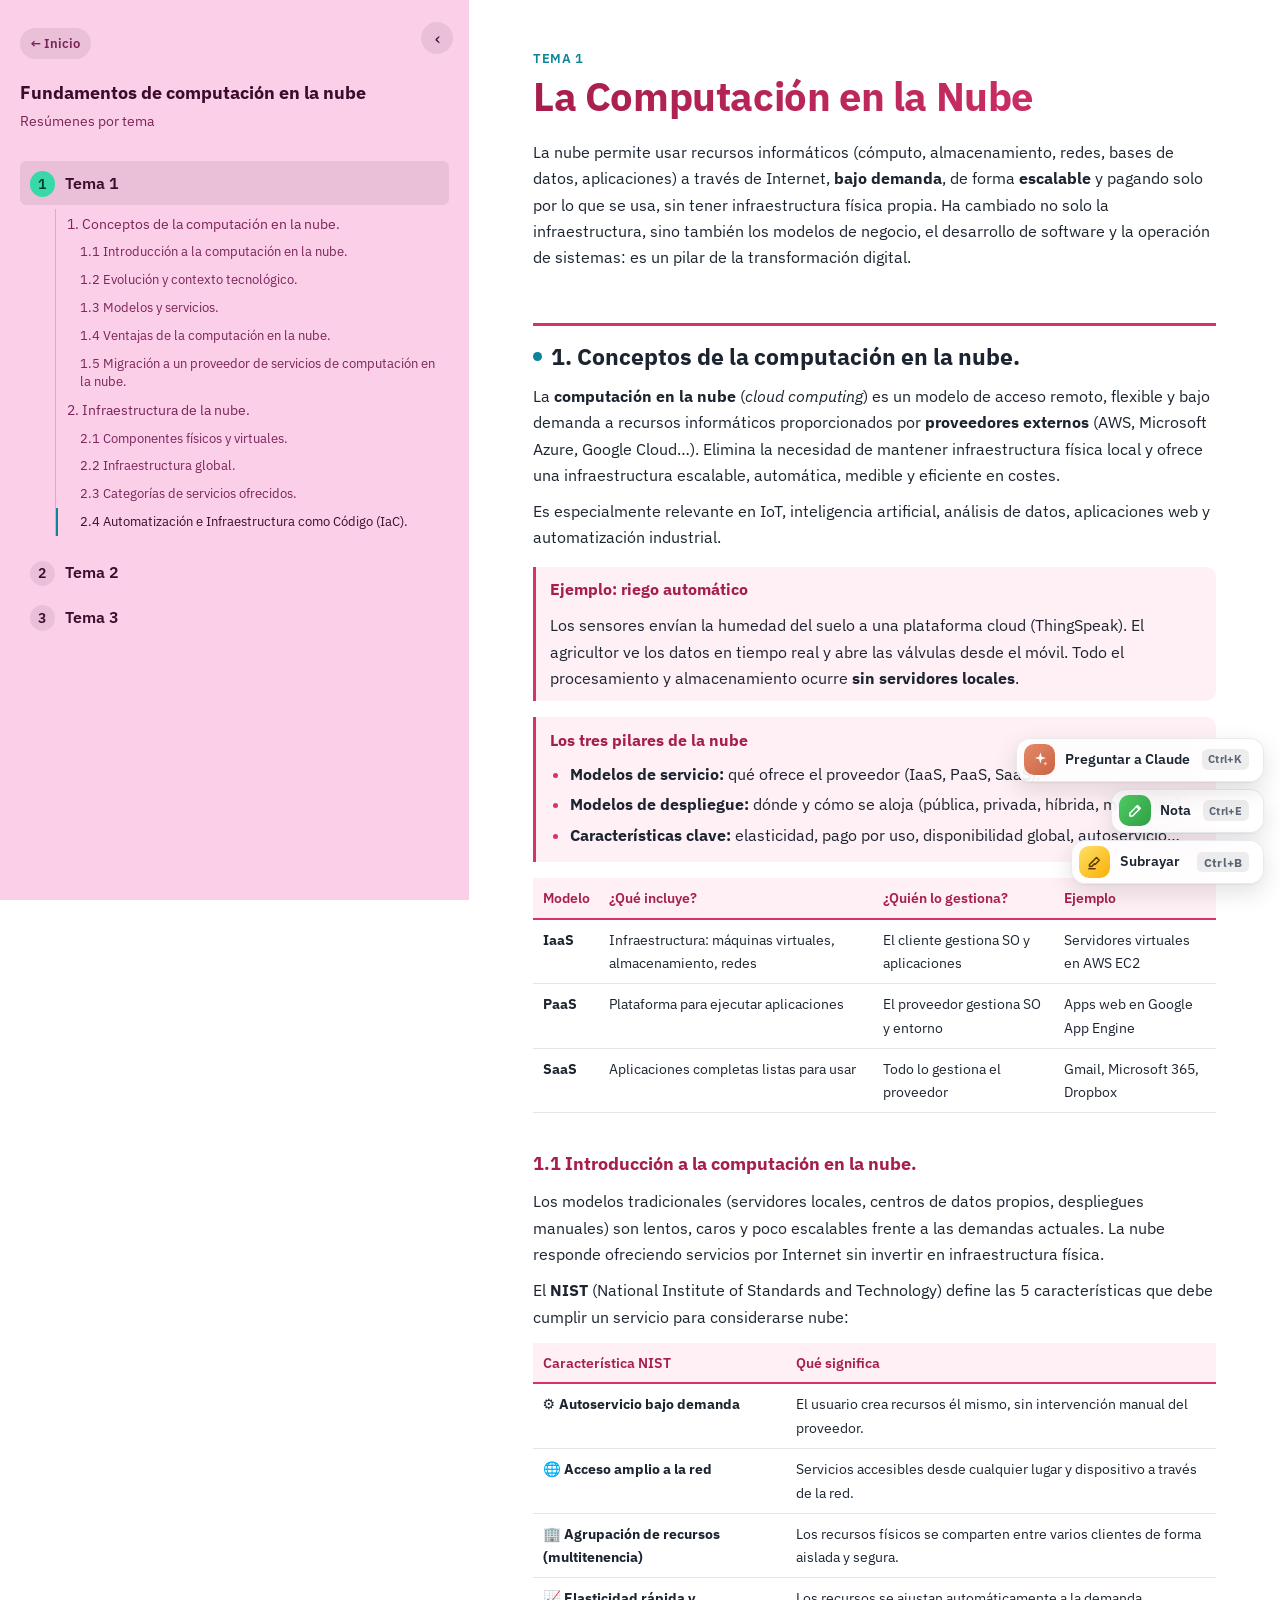
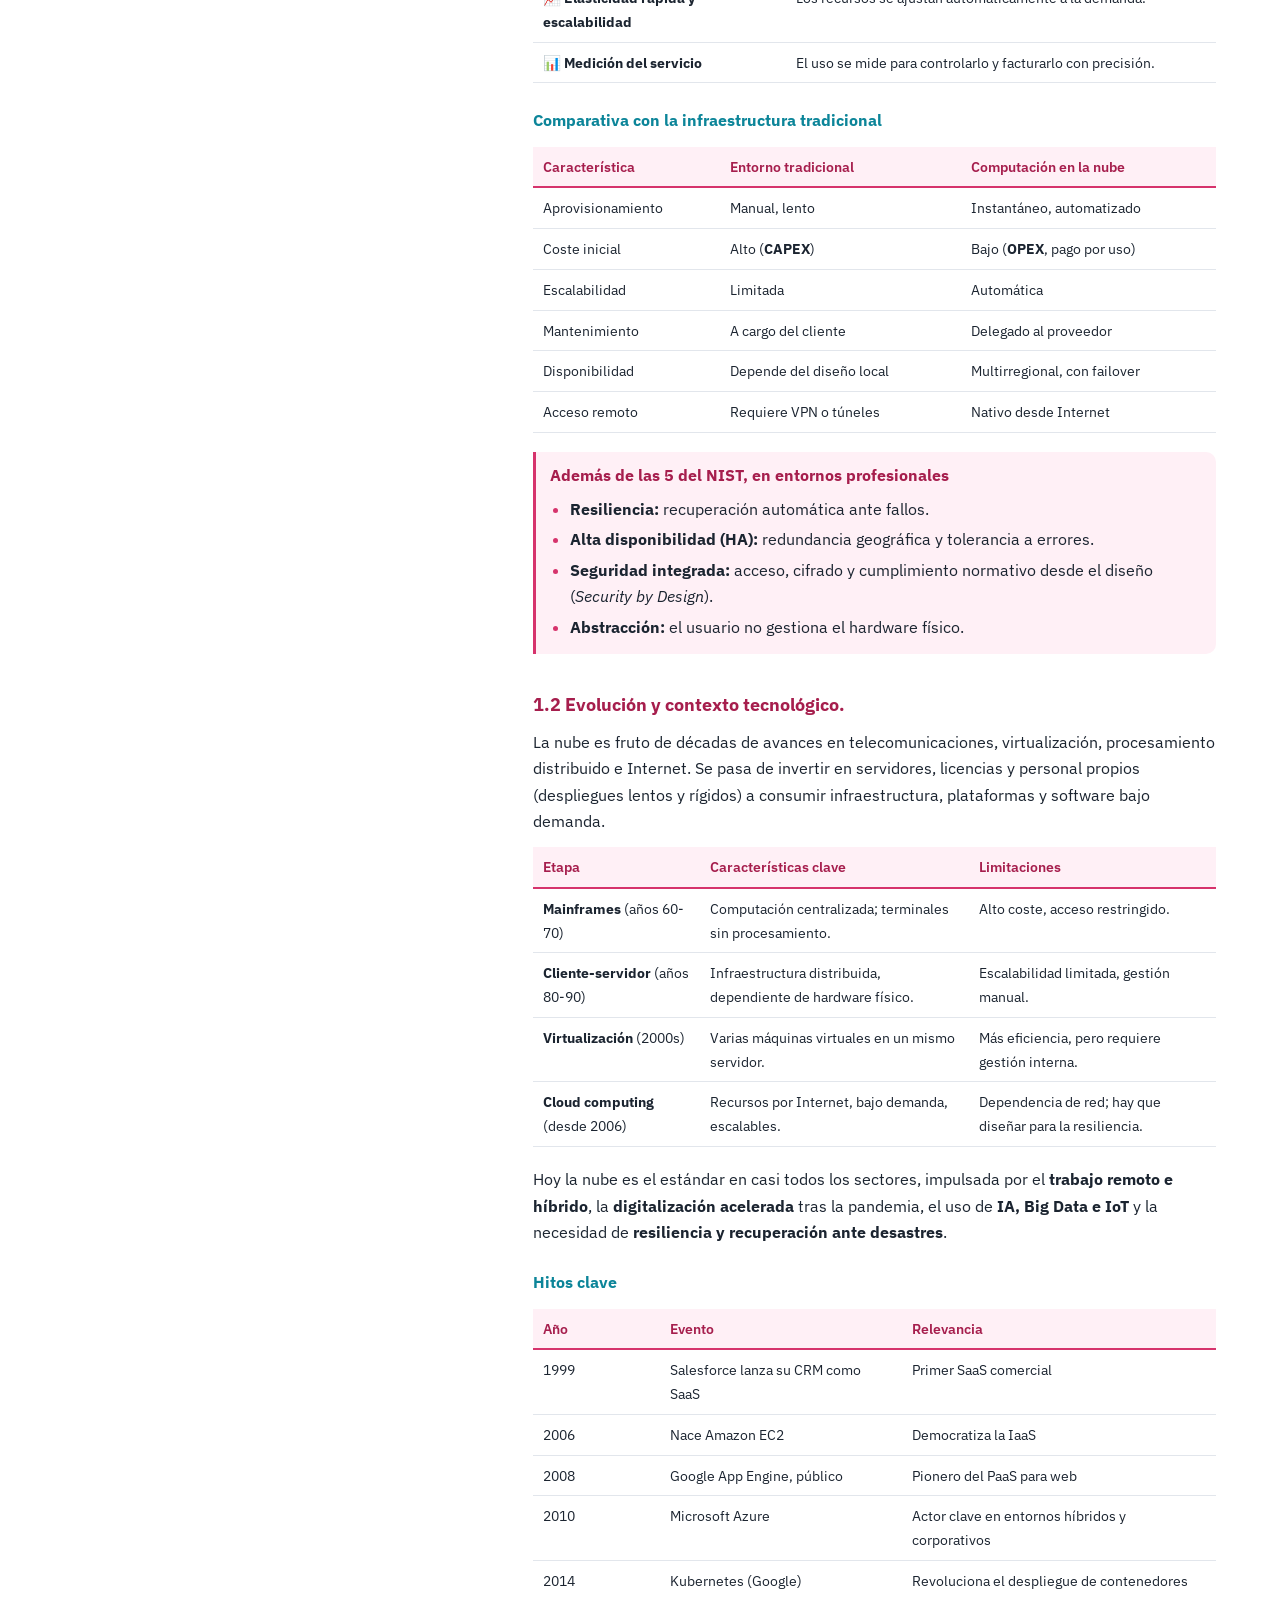
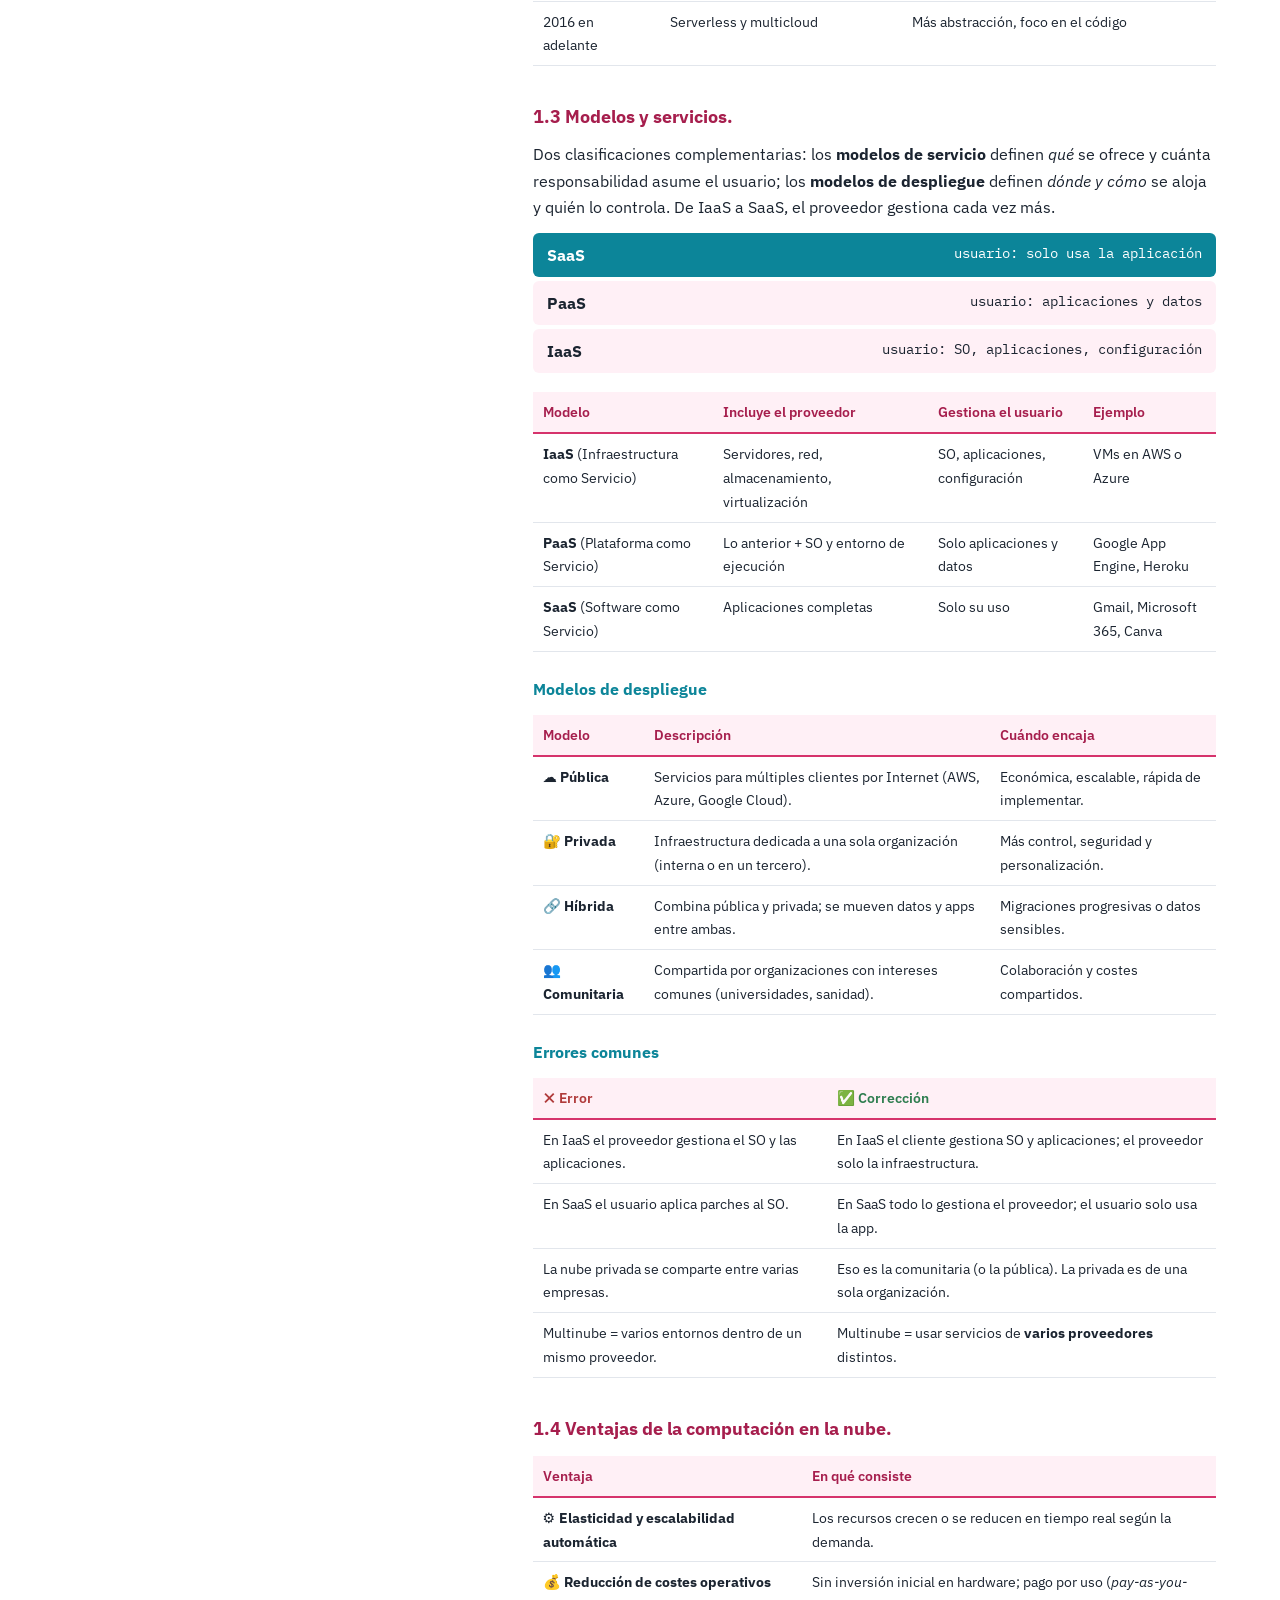
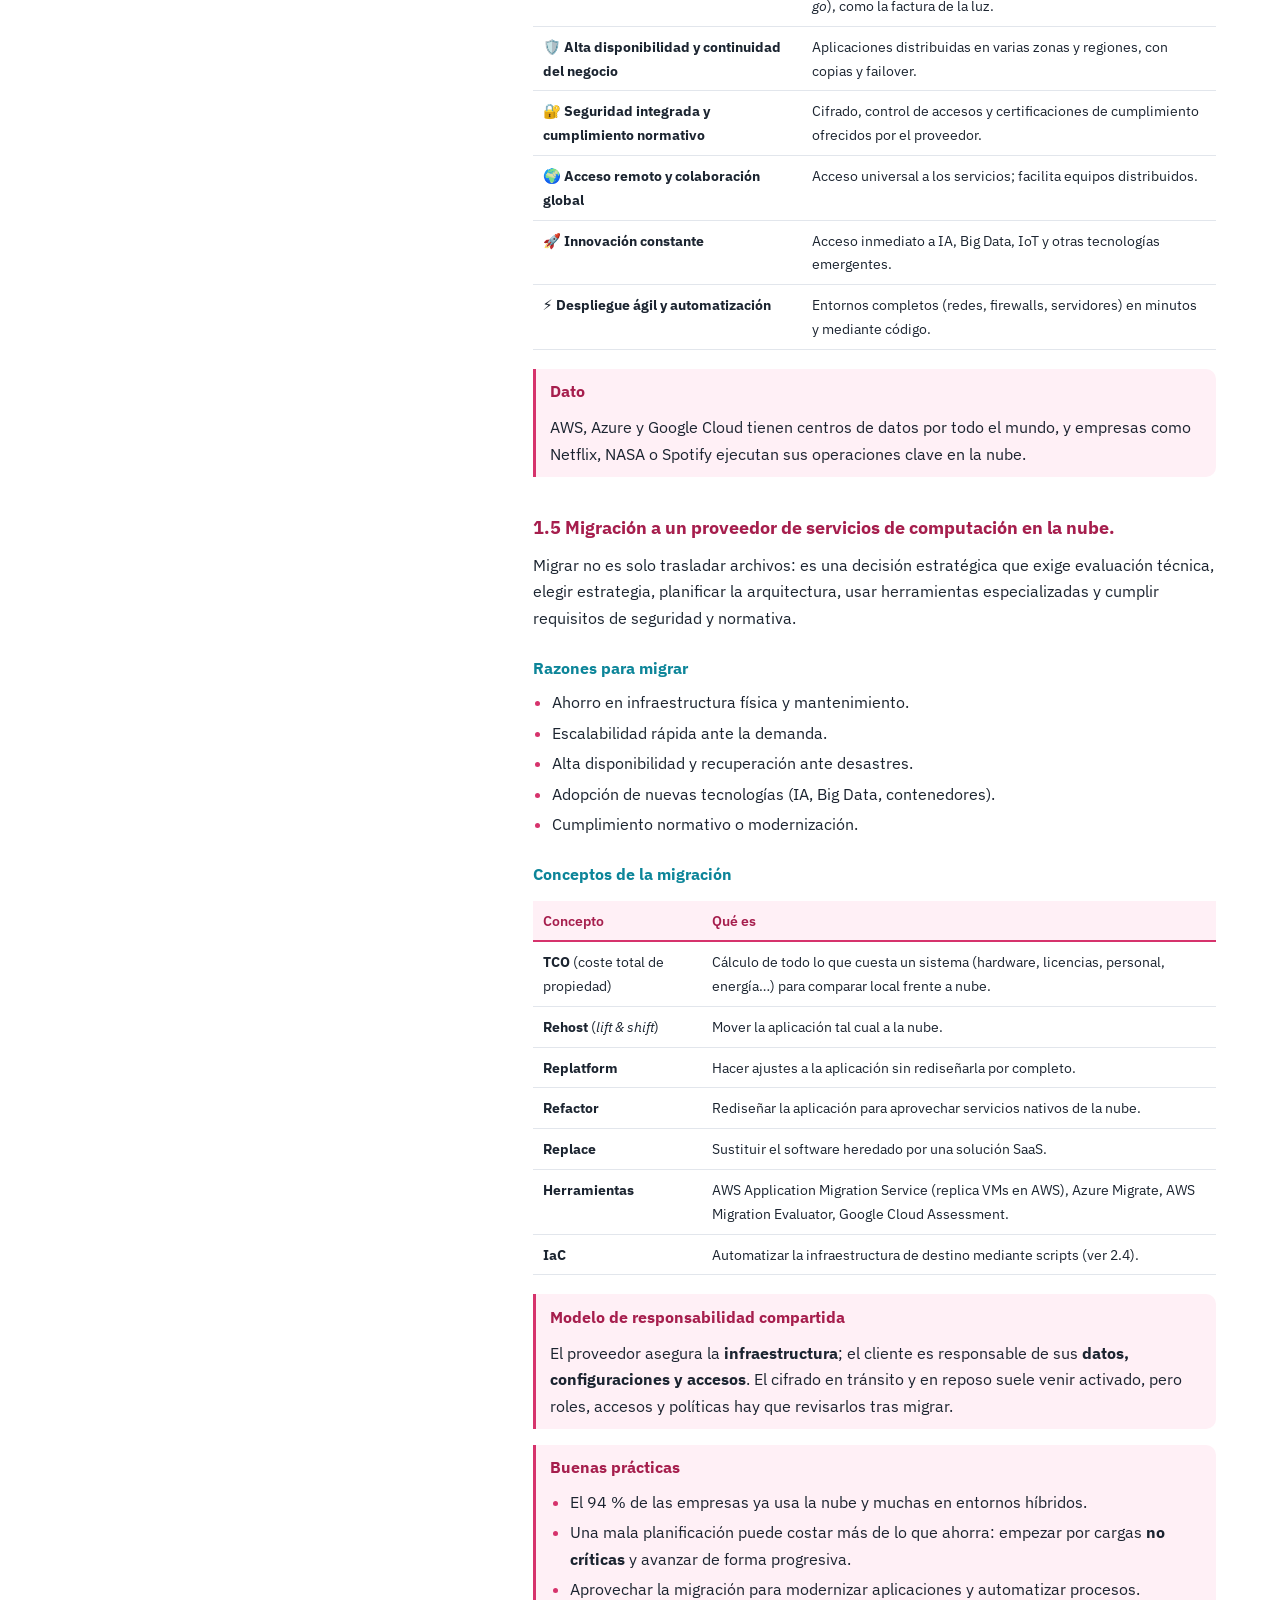
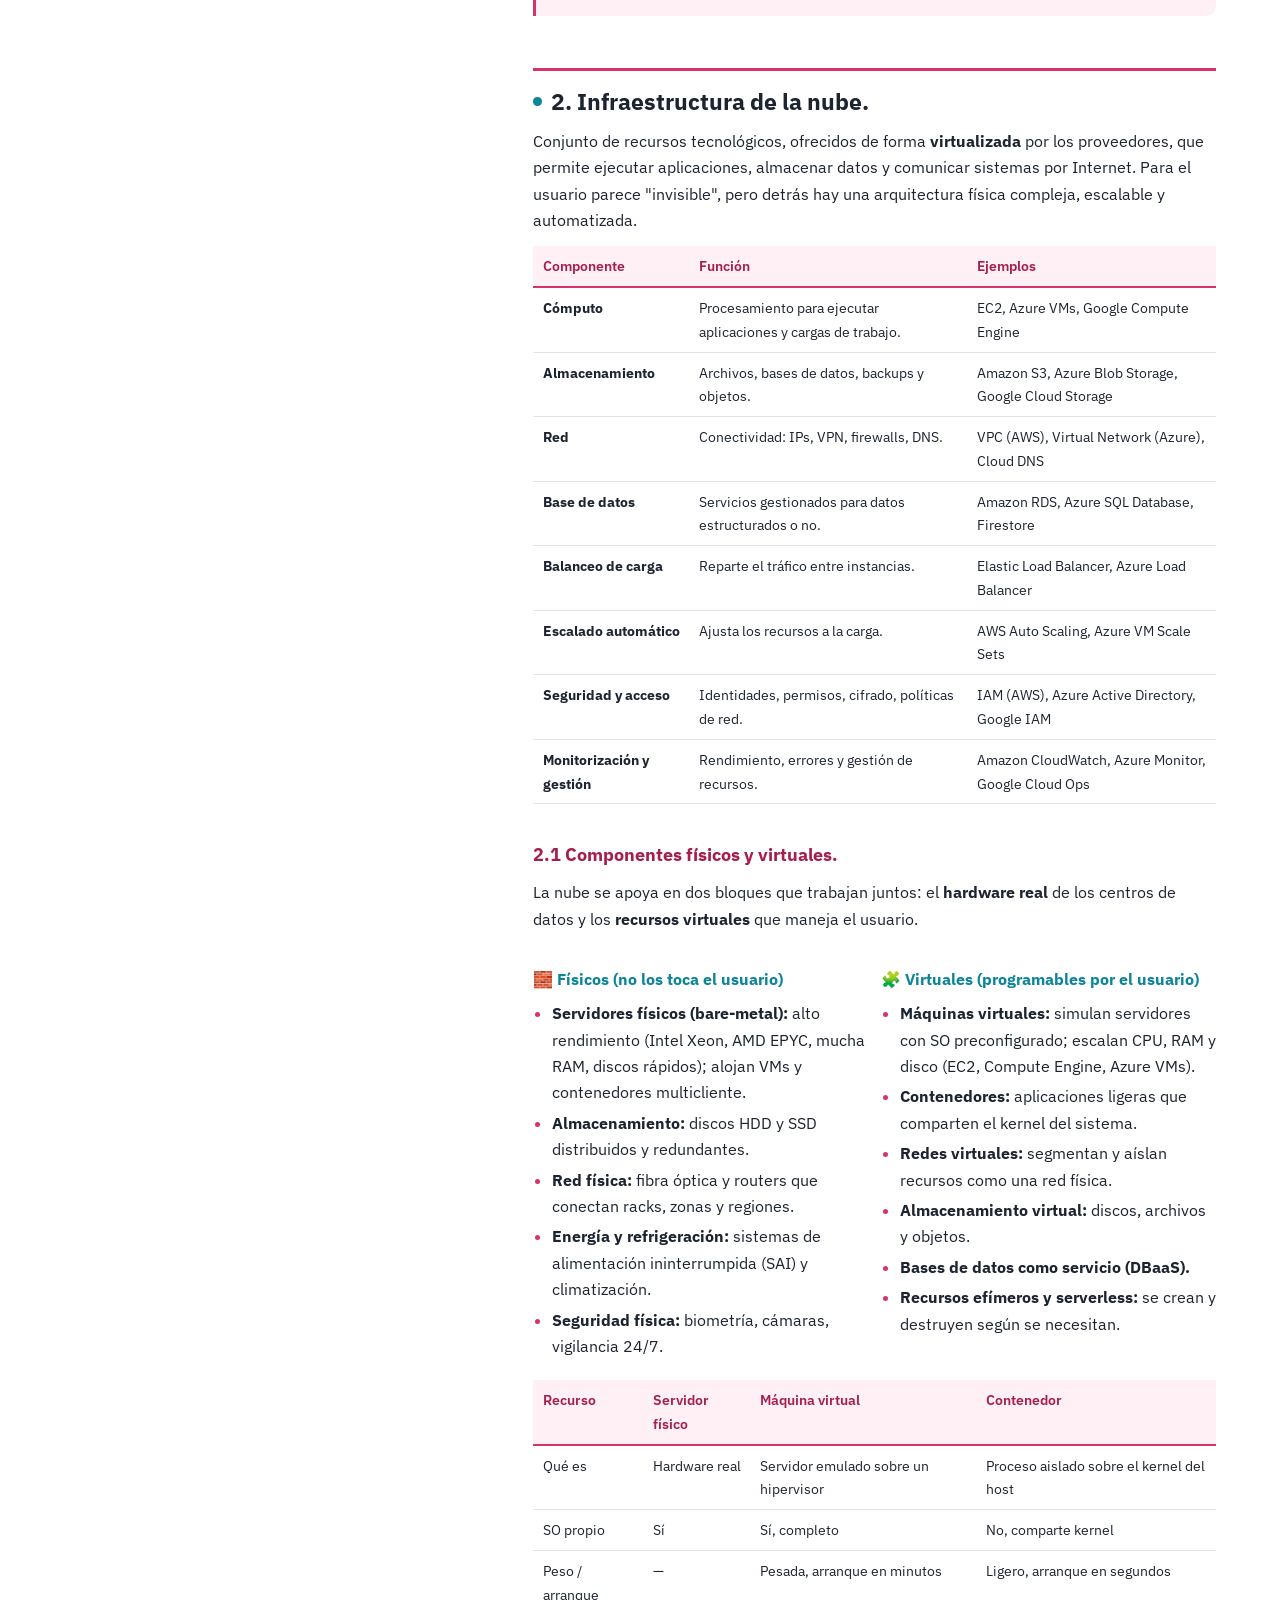
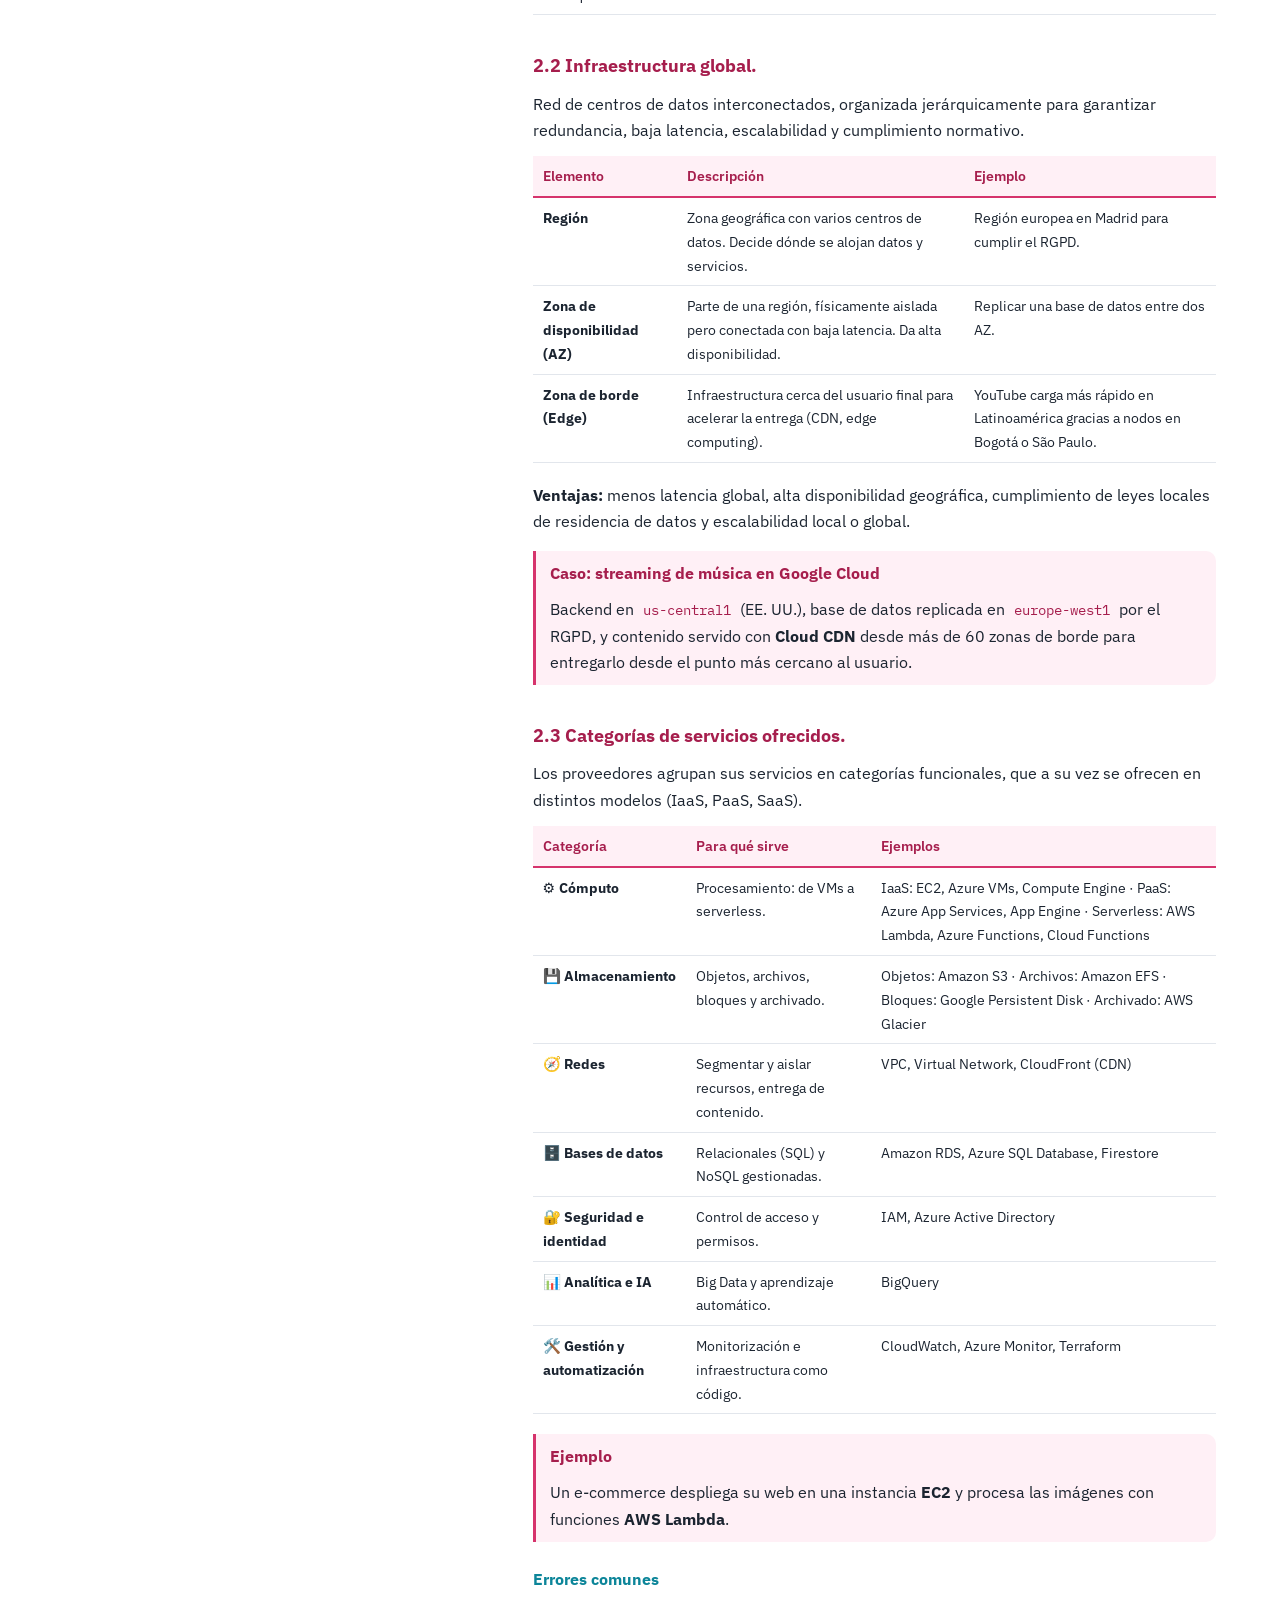
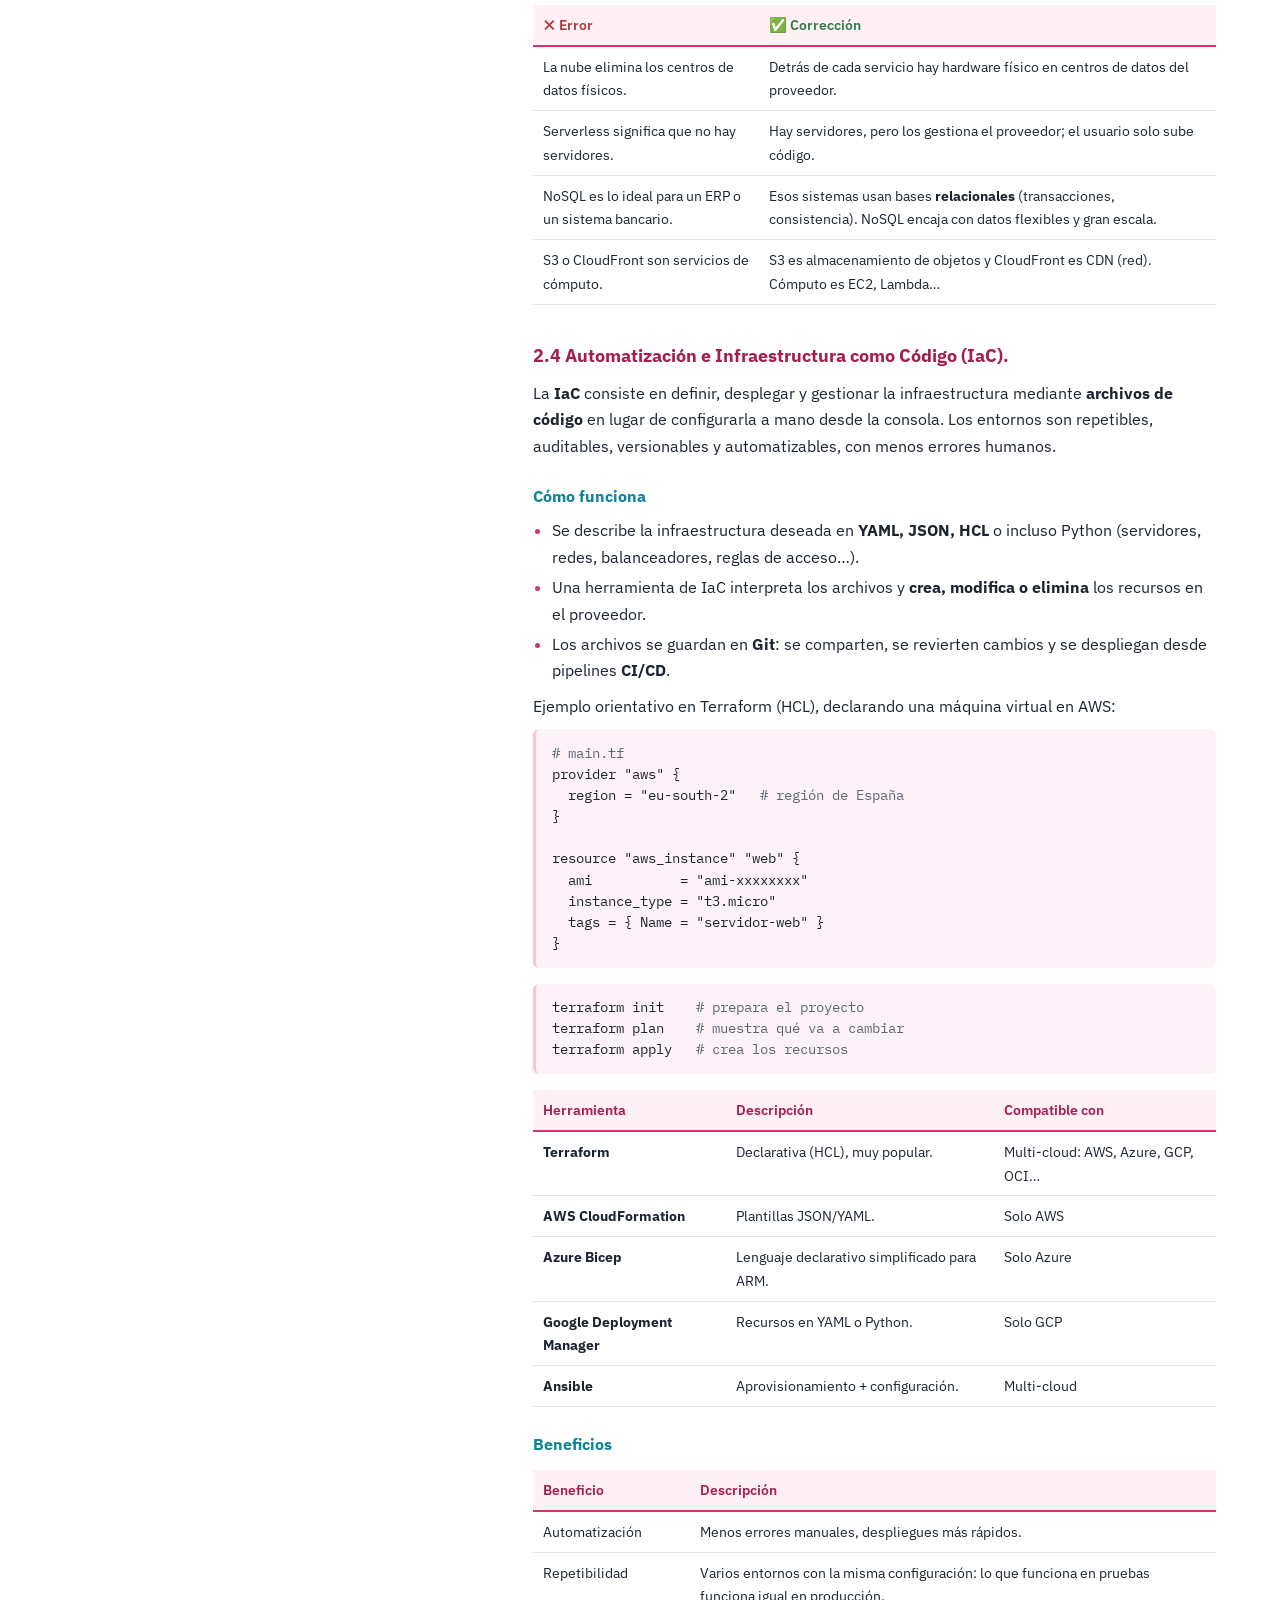
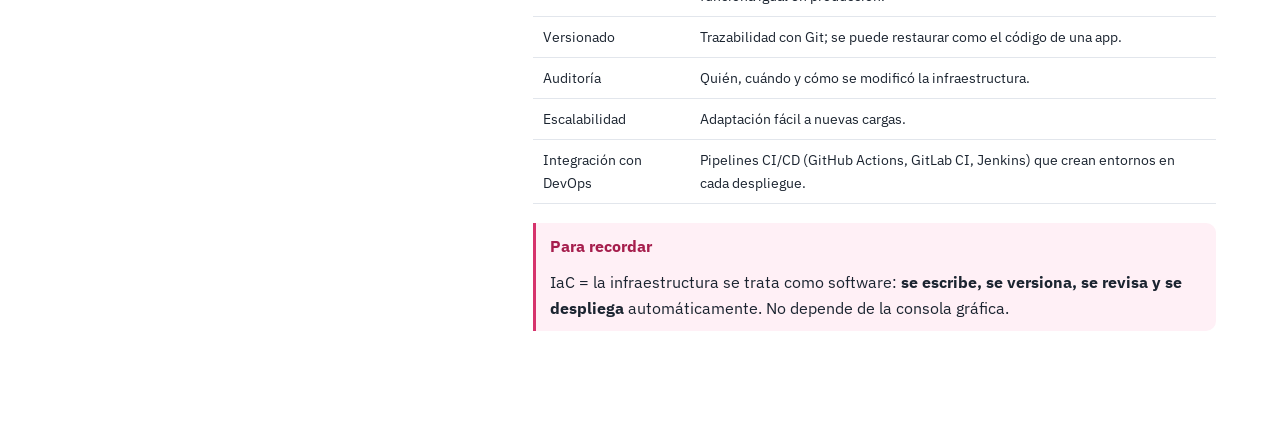
<file: asignaturas/fcn.html>
<!DOCTYPE html>
<html lang="es">
<head>
<meta charset="utf-8">
<meta name="viewport" content="width=device-width, initial-scale=1, viewport-fit=cover">
<title>Fundamentos de computación en la nube · Resúmenes</title>
<link rel="preconnect" href="https://fonts.googleapis.com">
<link rel="preconnect" href="https://fonts.gstatic.com" crossorigin>
<link href="https://fonts.googleapis.com/css2?family=IBM+Plex+Sans:ital,wght@0,400;0,500;0,600;0,700;1,400&family=IBM+Plex+Mono:wght@400;500&display=swap" rel="stylesheet">
<style>
:root{
  --bg:#ffffff; --ink:#1b2430; --muted:#5b6675; --line:#e2e6ec;
  --side:#fbcfe8; --side-ink:#7a2459; --side-strong:#3d0b2b; --side-tint:rgba(0,0,0,.07); --side-line:rgba(0,0,0,.15); --side-active:#ffd43b;
  --blue:#a12f28; --code-bg:#f2f5f9; --code-ink:#1b2430;
  --ok:#2e7d4f; --bad:#b03a3a; --note:#fff6d1; --note-line:#e9c73a;
  box-sizing:border-box;
  padding-top:env(safe-area-inset-top,0px);
  padding-bottom:env(safe-area-inset-bottom,0px);
}
@media (prefers-color-scheme: dark){
  :root:not([data-theme="light"]){
    --bg:#11161d; --ink:#e3e8ef; --muted:#9aa6b5; --line:#263140;
    --side:#3e2523; --side-ink:#efc6c1; --side-strong:#fdeeec; --side-tint:rgba(255,255,255,.08); --side-line:rgba(255,255,255,.15); --code-bg:#221a1a; --code-ink:#e3e8ef;
    --ok:#6cc68f; --bad:#ef7d7d; --note:#2a2614; --note-line:#8d7a25; --blue:#f2a8a0;
  }
}
:root[data-theme="dark"]{
  --bg:#11161d; --ink:#e3e8ef; --muted:#9aa6b5; --line:#263140;
    --side:#3e2523; --side-ink:#efc6c1; --side-strong:#fdeeec; --side-tint:rgba(255,255,255,.08); --side-line:rgba(255,255,255,.15); --code-bg:#221a1a; --code-ink:#e3e8ef;
    --ok:#6cc68f; --bad:#ef7d7d; --note:#2a2614; --note-line:#8d7a25; --blue:#f2a8a0;
}
*,*::before,*::after{box-sizing:inherit}
html{height:100%;scroll-padding-top:calc(env(safe-area-inset-top,0px) + 1rem)}
body{margin:0;min-height:100%;background:var(--bg);color:var(--ink);
  font:16px/1.65 "IBM Plex Sans",system-ui,-apple-system,"Segoe UI",sans-serif}
code,pre{font-family:"IBM Plex Mono",ui-monospace,Menlo,Consolas,monospace}

/* Layout */
.layout{display:grid;grid-template-columns:290px 1fr;min-height:100vh}
aside{background:var(--side);color:var(--side-ink);position:sticky;top:0;height:100vh;overflow-y:auto;padding:1.75rem 1.25rem 2rem}
.brand{color:var(--side-strong);font-weight:700;font-size:1.15rem;margin:0 0 .2rem}
.brand-sub{font-size:.85rem;margin:0 0 1.75rem;color:var(--side-ink)}
nav ul{list-style:none;margin:0;padding:0}
.tema-btn{display:flex;align-items:baseline;gap:.6rem;width:100%;text-align:left;background:none;border:0;
  color:var(--side-strong);font:inherit;font-weight:600;padding:.55rem .6rem;border-radius:6px;cursor:pointer}
.tema-btn .n{display:inline-grid;place-items:center;min-width:1.6rem;height:1.6rem;border-radius:50%;
  background:var(--side-tint);font-size:.85rem}
.tema-btn[aria-current="true"] .n{background:var(--side-active);color:#2a2300}
.tema-btn:hover{background:var(--side-tint)}
.tema-btn[aria-current="true"]{background:var(--side-tint)}
.sub{margin:.25rem 0 .9rem 2.2rem;border-left:1px solid var(--side-line)}
.sub a{display:block;color:var(--side-ink);text-decoration:none;font-size:.86rem;line-height:1.35;padding:.32rem .7rem}
.sub a.l2{padding-left:1.5rem;font-size:.82rem}
.sub a:hover,.sub a.on{color:var(--side-strong)}
.sub a.on{box-shadow:inset 2px 0 0 var(--side-active)}
.sub[hidden]{display:none}
a:focus-visible,button:focus-visible{outline:2px solid var(--side-active);outline-offset:2px}

main{padding:3rem clamp(1.25rem,5vw,4rem) 6rem;min-width:0}
.tema{max-width:none}
.tema[hidden]{display:none}
.tema-label{color:var(--blue);font-weight:600;margin:0}
h1{font-size:clamp(1.8rem,3.4vw,2.5rem);line-height:1.15;margin:.2rem 0 1.25rem;letter-spacing:-.01em}
h2{font-size:1.45rem;line-height:1.25;margin:3.25rem 0 .75rem;padding-top:1rem;border-top:3px solid var(--ink)}
h3{font-size:1.12rem;margin:2.25rem 0 .5rem;color:var(--blue)}
h4{font-size:1rem;margin:1.5rem 0 .35rem}
p{margin:.6rem 0}
ul.pts{padding-left:1.2rem;margin:.5rem 0}
ul.pts li{margin:.25rem 0}
.intro{font-size:1.06rem;color:var(--muted)}

pre{background:var(--code-bg);color:var(--code-ink);padding:.85rem 1rem;border-radius:6px;overflow-x:auto;font-size:.88rem;line-height:1.5;margin:.6rem 0 1rem}
:not(pre)>code{background:var(--code-bg);padding:.08em .35em;border-radius:4px;font-size:.88em}
.c{color:var(--muted)}
.pair{display:grid;grid-template-columns:1fr 1fr;gap:.75rem}
.pair pre{margin:.3rem 0 .6rem}
.tag{font-size:.8rem;font-weight:600}
.tag.bad{color:var(--bad)} .tag.ok{color:var(--ok)}

.tbl{overflow-x:auto;margin:.8rem 0 1.2rem}
table{border-collapse:collapse;width:100%;font-size:.9rem}
th,td{text-align:left;vertical-align:top;padding:.5rem .6rem;border-bottom:1px solid var(--line)}
th{font-weight:600;border-bottom:2px solid var(--ink)}
td code{white-space:nowrap}
td pre{margin:0;padding:.5rem .65rem;font-size:.82rem;white-space:pre}

.key{background:var(--note);border-left:3px solid var(--note-line);padding:.6rem .9rem;margin:1rem 0;border-radius:0 6px 6px 0}

/* Mobile */
.menu-toggle{display:none}
@media (max-width:860px){
  .layout{grid-template-columns:1fr}
  aside{position:fixed;inset:0 auto 0 0;width:min(86vw,320px);z-index:20;transform:translateX(-100%);
    transition:transform .2s ease;padding-top:calc(env(safe-area-inset-top,0px) + 1.75rem)}
  body.menu-open aside{transform:none}
  .menu-toggle{display:inline-flex;position:sticky;top:env(safe-area-inset-top,0px);z-index:10;margin:.75rem 0 0 1rem;
    background:var(--side);color:var(--side-strong);border:0;border-radius:6px;padding:.5rem .9rem;font:inherit;font-weight:600;cursor:pointer}
  main{padding-top:1.25rem}
  .pair{grid-template-columns:1fr}
}
@media (prefers-reduced-motion:reduce){aside{transition:none}}

/* Añadidos */
.key-title{display:block;font-weight:700;margin-bottom:.2rem}
.q-mark{display:inline-block;margin-left:.35rem;font-size:.7rem;line-height:1;padding:.1rem .3rem;border-radius:4px;background:var(--side-tint);color:var(--side-strong);vertical-align:.1em}
.quiz{border:1px solid var(--line);border-left:4px solid var(--blue);border-radius:0 8px 8px 0;padding:.9rem 1.1rem;margin:1.5rem 0;background:var(--code-bg)}
.quiz-title{margin:0 0 .5rem;font-size:.78rem;font-weight:700;letter-spacing:.06em;text-transform:uppercase;color:var(--blue)}
.quiz-item+.quiz-item{margin-top:1rem;padding-top:1rem;border-top:1px dashed var(--line)}
.quiz-q{margin:0 0 .6rem;font-weight:600}
.quiz-opts{display:flex;flex-direction:column;gap:.4rem}
.quiz-opts button{text-align:left;font:inherit;color:var(--ink);background:var(--bg);border:1px solid var(--line);border-radius:6px;padding:.5rem .75rem;cursor:pointer}
.quiz-opts button:hover{border-color:var(--blue)}
.quiz-opts button.ok{border-color:var(--ok);color:var(--ok);font-weight:600}
.quiz-opts button.ok::before{content:"✅ "}
.quiz-opts button.ko{border-color:var(--bad);color:var(--bad);text-decoration:line-through}
.quiz-opts button.ko::before{content:"❌ "}
.quiz-fb{display:none;margin:.6rem 0 0;font-size:.95rem}
.quiz-item.done .quiz-fb{display:block}
.quiz-sol{margin-top:.5rem;background:none;border:0;padding:0;font:inherit;font-size:.85rem;color:var(--muted);text-decoration:underline;cursor:pointer}
.key ul.pts:last-child,.key p:last-child{margin-bottom:0}
th.bad{color:var(--bad)} th.good{color:var(--ok)}
pre code{background:none;padding:0;font-size:inherit}
.layers{margin:.8rem 0 1.2rem;display:grid;gap:4px}
.layers div{display:flex;justify-content:space-between;gap:1rem;flex-wrap:wrap;padding:.55rem .85rem;border-radius:6px;background:var(--code-bg)}
.layers div:first-child{background:var(--side-active);color:#2a2300}
.layers span{font-family:"IBM Plex Mono",ui-monospace,Menlo,Consolas,monospace;font-size:.85rem}
.btn-pdf{display:inline-flex;align-items:center;gap:.4rem;background:var(--blue);color:var(--bg);padding:.45rem .9rem;border-radius:6px;text-decoration:none;font-weight:600;font-size:.93rem}

/* Enlace al inicio de la app (añadido para la app DAW) */
.back-home{display:inline-flex;align-items:center;gap:.35rem;margin:0 0 1.1rem;padding:.3rem .65rem;border-radius:999px;font-size:.82rem;font-weight:600;text-decoration:none;color:inherit;background:rgba(0,0,0,.07)}
.back-home:hover{background:rgba(0,0,0,.13)}
@media (prefers-color-scheme:dark){.back-home{background:rgba(255,255,255,.1)}}
</style>
<!-- fcn-rosa:inicio · Tema rosa de Fundamentos de computación en la nube (contraste: verde azulado) -->
<style id="fcn-rosa-css">
:root{
  --rosa:#d6336c; --rosa-fuerte:#a61e4d; --rosa-suave:#fff0f6; --rosa-borde:#fcc2d7;
  --turquesa:#0c8599; --turquesa-suave:#e3fafc;
  --blue:var(--rosa-fuerte); --code-bg:#fdf2f7; --note:var(--rosa-suave); --note-line:var(--rosa);
  --side-active:#38d9a9;
}
@media (prefers-color-scheme:dark){
  :root:not([data-theme="light"]){
    --rosa:#f06595; --rosa-fuerte:#f783ac; --rosa-suave:rgba(240,101,149,.12); --rosa-borde:rgba(240,101,149,.35);
    --turquesa:#66d9e8; --turquesa-suave:rgba(102,217,232,.1);
    --side:#3a1d2c; --side-ink:#f4c2d9; --side-strong:#fff0f6; --code-bg:#241820;
    --blue:var(--rosa-fuerte); --note:var(--rosa-suave); --note-line:var(--rosa); --side-active:#38d9a9;
  }
}
:root[data-theme="dark"]{
  --rosa:#f06595; --rosa-fuerte:#f783ac; --rosa-suave:rgba(240,101,149,.12); --rosa-borde:rgba(240,101,149,.35);
  --turquesa:#66d9e8; --turquesa-suave:rgba(102,217,232,.1);
  --side:#3a1d2c; --side-ink:#f4c2d9; --side-strong:#fff0f6; --code-bg:#241820;
  --blue:var(--rosa-fuerte); --note:var(--rosa-suave); --note-line:var(--rosa); --side-active:#38d9a9;
}
/* Títulos */
.tema-label{color:var(--turquesa);letter-spacing:.04em;text-transform:uppercase;font-size:.82rem}
h1{background:linear-gradient(90deg,var(--rosa-fuerte),var(--rosa));-webkit-background-clip:text;background-clip:text;color:transparent}
h2{border-top-color:var(--rosa)}
h2::before{content:"";display:inline-block;width:.55rem;height:.55rem;border-radius:50%;background:var(--turquesa);margin-right:.55rem;vertical-align:.18em}
h3{color:var(--rosa-fuerte)}
h4{color:var(--turquesa)}
/* Enlaces y detalles */
main a:not(.btn-pdf):not(.back-home){color:var(--turquesa);text-decoration-color:color-mix(in srgb,var(--turquesa) 40%,transparent)}
:not(pre)>code{background:var(--rosa-suave);color:var(--rosa-fuerte)}
pre{border-left:3px solid var(--rosa-borde)}
th{border-bottom-color:var(--rosa);background:var(--rosa-suave);color:var(--rosa-fuerte)}
tr:hover td{background:color-mix(in srgb,var(--rosa-suave) 60%,transparent)}
.key{border-radius:0 10px 10px 0}
.key .key-title{color:var(--rosa-fuerte)}
.layers div{background:var(--rosa-suave)}
.layers div:first-child{background:var(--turquesa);color:#fff}
.btn-pdf{background:var(--rosa);color:#fff}
.tema-btn[aria-current="true"] .n{color:#063b2f}
.sub a.on{box-shadow:inset 2px 0 0 var(--turquesa)}
ul li::marker{color:var(--rosa)}
</style>
<!-- fcn-rosa:fin -->
</head>
<body>
<button class="menu-toggle" type="button" aria-expanded="false" aria-controls="sidebar">☰ Temas</button>
<div class="layout">
<aside id="sidebar">
  <a class="back-home" href="../index.html">← Inicio</a>
  <p class="brand">Fundamentos de computación en la nube</p>
  <p class="brand-sub">Resúmenes por tema</p>
  <nav aria-label="Temas">
    <ul id="nav-list"></ul>
  </nav>
</aside>

<main>

<!-- =====================================================
     TEMA 1
     ===================================================== -->
<article class="tema" id="tema-1" data-num="1" data-title="La Computación en la Nube">
  <p class="tema-label">Tema 1</p>
  <h1>La Computación en la Nube</h1>

  <p>La nube permite usar recursos informáticos (cómputo, almacenamiento, redes, bases de datos, aplicaciones) a través de Internet, <strong>bajo demanda</strong>, de forma <strong>escalable</strong> y pagando solo por lo que se usa, sin tener infraestructura física propia. Ha cambiado no solo la infraestructura, sino también los modelos de negocio, el desarrollo de software y la operación de sistemas: es un pilar de la transformación digital.</p>

  <!-- ===== 1 ===== -->
  <h2 id="tema-1-1-conceptos">1. Conceptos de la computación en la nube.</h2>
  <p>La <strong>computación en la nube</strong> (<em>cloud computing</em>) es un modelo de acceso remoto, flexible y bajo demanda a recursos informáticos proporcionados por <strong>proveedores externos</strong> (AWS, Microsoft Azure, Google Cloud…). Elimina la necesidad de mantener infraestructura física local y ofrece una infraestructura escalable, automática, medible y eficiente en costes.</p>
  <p>Es especialmente relevante en IoT, inteligencia artificial, análisis de datos, aplicaciones web y automatización industrial.</p>

  <div class="key">
    <span class="key-title">Ejemplo: riego automático</span>
    <p>Los sensores envían la humedad del suelo a una plataforma cloud (ThingSpeak). El agricultor ve los datos en tiempo real y abre las válvulas desde el móvil. Todo el procesamiento y almacenamiento ocurre <strong>sin servidores locales</strong>.</p>
  </div>

  <div class="key">
    <span class="key-title">Los tres pilares de la nube</span>
    <ul class="pts">
      <li><strong>Modelos de servicio:</strong> qué ofrece el proveedor (IaaS, PaaS, SaaS).</li>
      <li><strong>Modelos de despliegue:</strong> dónde y cómo se aloja (pública, privada, híbrida, multinube).</li>
      <li><strong>Características clave:</strong> elasticidad, pago por uso, disponibilidad global, autoservicio…</li>
    </ul>
  </div>

  <div class="tbl">
    <table>
      <thead><tr><th>Modelo</th><th>¿Qué incluye?</th><th>¿Quién lo gestiona?</th><th>Ejemplo</th></tr></thead>
      <tbody>
        <tr><td><strong>IaaS</strong></td><td>Infraestructura: máquinas virtuales, almacenamiento, redes</td><td>El cliente gestiona SO y aplicaciones</td><td>Servidores virtuales en AWS EC2</td></tr>
        <tr><td><strong>PaaS</strong></td><td>Plataforma para ejecutar aplicaciones</td><td>El proveedor gestiona SO y entorno</td><td>Apps web en Google App Engine</td></tr>
        <tr><td><strong>SaaS</strong></td><td>Aplicaciones completas listas para usar</td><td>Todo lo gestiona el proveedor</td><td>Gmail, Microsoft 365, Dropbox</td></tr>
      </tbody>
    </table>
  </div>

  <h3 id="tema-1-1-1-introduccion">1.1 Introducción a la computación en la nube.</h3>
  <p>Los modelos tradicionales (servidores locales, centros de datos propios, despliegues manuales) son lentos, caros y poco escalables frente a las demandas actuales. La nube responde ofreciendo servicios por Internet sin invertir en infraestructura física.</p>
  <p>El <strong>NIST</strong> (National Institute of Standards and Technology) define las 5 características que debe cumplir un servicio para considerarse nube:</p>
  <div class="tbl">
    <table>
      <thead><tr><th>Característica NIST</th><th>Qué significa</th></tr></thead>
      <tbody>
        <tr><td>⚙️ <strong>Autoservicio bajo demanda</strong></td><td>El usuario crea recursos él mismo, sin intervención manual del proveedor.</td></tr>
        <tr><td>🌐 <strong>Acceso amplio a la red</strong></td><td>Servicios accesibles desde cualquier lugar y dispositivo a través de la red.</td></tr>
        <tr><td>🏢 <strong>Agrupación de recursos (multitenencia)</strong></td><td>Los recursos físicos se comparten entre varios clientes de forma aislada y segura.</td></tr>
        <tr><td>📈 <strong>Elasticidad rápida y escalabilidad</strong></td><td>Los recursos se ajustan automáticamente a la demanda.</td></tr>
        <tr><td>📊 <strong>Medición del servicio</strong></td><td>El uso se mide para controlarlo y facturarlo con precisión.</td></tr>
      </tbody>
    </table>
  </div>

  <h4>Comparativa con la infraestructura tradicional</h4>
  <div class="tbl">
    <table>
      <thead><tr><th>Característica</th><th>Entorno tradicional</th><th>Computación en la nube</th></tr></thead>
      <tbody>
        <tr><td>Aprovisionamiento</td><td>Manual, lento</td><td>Instantáneo, automatizado</td></tr>
        <tr><td>Coste inicial</td><td>Alto (<strong>CAPEX</strong>)</td><td>Bajo (<strong>OPEX</strong>, pago por uso)</td></tr>
        <tr><td>Escalabilidad</td><td>Limitada</td><td>Automática</td></tr>
        <tr><td>Mantenimiento</td><td>A cargo del cliente</td><td>Delegado al proveedor</td></tr>
        <tr><td>Disponibilidad</td><td>Depende del diseño local</td><td>Multirregional, con failover</td></tr>
        <tr><td>Acceso remoto</td><td>Requiere VPN o túneles</td><td>Nativo desde Internet</td></tr>
      </tbody>
    </table>
  </div>

  <div class="key">
    <span class="key-title">Además de las 5 del NIST, en entornos profesionales</span>
    <ul class="pts">
      <li><strong>Resiliencia:</strong> recuperación automática ante fallos.</li>
      <li><strong>Alta disponibilidad (HA):</strong> redundancia geográfica y tolerancia a errores.</li>
      <li><strong>Seguridad integrada:</strong> acceso, cifrado y cumplimiento normativo desde el diseño (<em>Security by Design</em>).</li>
      <li><strong>Abstracción:</strong> el usuario no gestiona el hardware físico.</li>
    </ul>
  </div>

  <h3 id="tema-1-1-2-evolucion">1.2 Evolución y contexto tecnológico.</h3>
  <p>La nube es fruto de décadas de avances en telecomunicaciones, virtualización, procesamiento distribuido e Internet. Se pasa de invertir en servidores, licencias y personal propios (despliegues lentos y rígidos) a consumir infraestructura, plataformas y software bajo demanda.</p>
  <div class="tbl">
    <table>
      <thead><tr><th>Etapa</th><th>Características clave</th><th>Limitaciones</th></tr></thead>
      <tbody>
        <tr><td><strong>Mainframes</strong> (años 60-70)</td><td>Computación centralizada; terminales sin procesamiento.</td><td>Alto coste, acceso restringido.</td></tr>
        <tr><td><strong>Cliente-servidor</strong> (años 80-90)</td><td>Infraestructura distribuida, dependiente de hardware físico.</td><td>Escalabilidad limitada, gestión manual.</td></tr>
        <tr><td><strong>Virtualización</strong> (2000s)</td><td>Varias máquinas virtuales en un mismo servidor.</td><td>Más eficiencia, pero requiere gestión interna.</td></tr>
        <tr><td><strong>Cloud computing</strong> (desde 2006)</td><td>Recursos por Internet, bajo demanda, escalables.</td><td>Dependencia de red; hay que diseñar para la resiliencia.</td></tr>
      </tbody>
    </table>
  </div>
  <p>Hoy la nube es el estándar en casi todos los sectores, impulsada por el <strong>trabajo remoto e híbrido</strong>, la <strong>digitalización acelerada</strong> tras la pandemia, el uso de <strong>IA, Big Data e IoT</strong> y la necesidad de <strong>resiliencia y recuperación ante desastres</strong>.</p>

  <h4>Hitos clave</h4>
  <div class="tbl">
    <table>
      <thead><tr><th>Año</th><th>Evento</th><th>Relevancia</th></tr></thead>
      <tbody>
        <tr><td>1999</td><td>Salesforce lanza su CRM como SaaS</td><td>Primer SaaS comercial</td></tr>
        <tr><td>2006</td><td>Nace Amazon EC2</td><td>Democratiza la IaaS</td></tr>
        <tr><td>2008</td><td>Google App Engine, público</td><td>Pionero del PaaS para web</td></tr>
        <tr><td>2010</td><td>Microsoft Azure</td><td>Actor clave en entornos híbridos y corporativos</td></tr>
        <tr><td>2014</td><td>Kubernetes (Google)</td><td>Revoluciona el despliegue de contenedores</td></tr>
        <tr><td>2016 en adelante</td><td>Serverless y multicloud</td><td>Más abstracción, foco en el código</td></tr>
      </tbody>
    </table>
  </div>

  <h3 id="tema-1-1-3-modelos">1.3 Modelos y servicios.</h3>
  <p>Dos clasificaciones complementarias: los <strong>modelos de servicio</strong> definen <em>qué</em> se ofrece y cuánta responsabilidad asume el usuario; los <strong>modelos de despliegue</strong> definen <em>dónde y cómo</em> se aloja y quién lo controla. De IaaS a SaaS, el proveedor gestiona cada vez más.</p>

  <div class="layers">
    <div><strong>SaaS</strong><span>usuario: solo usa la aplicación</span></div>
    <div><strong>PaaS</strong><span>usuario: aplicaciones y datos</span></div>
    <div><strong>IaaS</strong><span>usuario: SO, aplicaciones, configuración</span></div>
  </div>

  <div class="tbl">
    <table>
      <thead><tr><th>Modelo</th><th>Incluye el proveedor</th><th>Gestiona el usuario</th><th>Ejemplo</th></tr></thead>
      <tbody>
        <tr><td><strong>IaaS</strong> (Infraestructura como Servicio)</td><td>Servidores, red, almacenamiento, virtualización</td><td>SO, aplicaciones, configuración</td><td>VMs en AWS o Azure</td></tr>
        <tr><td><strong>PaaS</strong> (Plataforma como Servicio)</td><td>Lo anterior + SO y entorno de ejecución</td><td>Solo aplicaciones y datos</td><td>Google App Engine, Heroku</td></tr>
        <tr><td><strong>SaaS</strong> (Software como Servicio)</td><td>Aplicaciones completas</td><td>Solo su uso</td><td>Gmail, Microsoft 365, Canva</td></tr>
      </tbody>
    </table>
  </div>

  <h4>Modelos de despliegue</h4>
  <div class="tbl">
    <table>
      <thead><tr><th>Modelo</th><th>Descripción</th><th>Cuándo encaja</th></tr></thead>
      <tbody>
        <tr><td>☁️ <strong>Pública</strong></td><td>Servicios para múltiples clientes por Internet (AWS, Azure, Google Cloud).</td><td>Económica, escalable, rápida de implementar.</td></tr>
        <tr><td>🔐 <strong>Privada</strong></td><td>Infraestructura dedicada a una sola organización (interna o en un tercero).</td><td>Más control, seguridad y personalización.</td></tr>
        <tr><td>🔗 <strong>Híbrida</strong></td><td>Combina pública y privada; se mueven datos y apps entre ambas.</td><td>Migraciones progresivas o datos sensibles.</td></tr>
        <tr><td>👥 <strong>Comunitaria</strong></td><td>Compartida por organizaciones con intereses comunes (universidades, sanidad).</td><td>Colaboración y costes compartidos.</td></tr>
      </tbody>
    </table>
  </div>

  <h4>Errores comunes</h4>
  <div class="tbl">
    <table>
      <thead><tr><th class="bad">❌ Error</th><th class="good">✅ Corrección</th></tr></thead>
      <tbody>
        <tr><td>En IaaS el proveedor gestiona el SO y las aplicaciones.</td><td>En IaaS el cliente gestiona SO y aplicaciones; el proveedor solo la infraestructura.</td></tr>
        <tr><td>En SaaS el usuario aplica parches al SO.</td><td>En SaaS todo lo gestiona el proveedor; el usuario solo usa la app.</td></tr>
        <tr><td>La nube privada se comparte entre varias empresas.</td><td>Eso es la comunitaria (o la pública). La privada es de una sola organización.</td></tr>
        <tr><td>Multinube = varios entornos dentro de un mismo proveedor.</td><td>Multinube = usar servicios de <strong>varios proveedores</strong> distintos.</td></tr>
      </tbody>
    </table>
  </div>

  <h3 id="tema-1-1-4-ventajas">1.4 Ventajas de la computación en la nube.</h3>
  <div class="tbl">
    <table>
      <thead><tr><th>Ventaja</th><th>En qué consiste</th></tr></thead>
      <tbody>
        <tr><td>⚙️ <strong>Elasticidad y escalabilidad automática</strong></td><td>Los recursos crecen o se reducen en tiempo real según la demanda.</td></tr>
        <tr><td>💰 <strong>Reducción de costes operativos</strong></td><td>Sin inversión inicial en hardware; pago por uso (<em>pay-as-you-go</em>), como la factura de la luz.</td></tr>
        <tr><td>🛡️ <strong>Alta disponibilidad y continuidad del negocio</strong></td><td>Aplicaciones distribuidas en varias zonas y regiones, con copias y failover.</td></tr>
        <tr><td>🔐 <strong>Seguridad integrada y cumplimiento normativo</strong></td><td>Cifrado, control de accesos y certificaciones de cumplimiento ofrecidos por el proveedor.</td></tr>
        <tr><td>🌍 <strong>Acceso remoto y colaboración global</strong></td><td>Acceso universal a los servicios; facilita equipos distribuidos.</td></tr>
        <tr><td>🚀 <strong>Innovación constante</strong></td><td>Acceso inmediato a IA, Big Data, IoT y otras tecnologías emergentes.</td></tr>
        <tr><td>⚡ <strong>Despliegue ágil y automatización</strong></td><td>Entornos completos (redes, firewalls, servidores) en minutos y mediante código.</td></tr>
      </tbody>
    </table>
  </div>
  <div class="key">
    <span class="key-title">Dato</span>
    <p>AWS, Azure y Google Cloud tienen centros de datos por todo el mundo, y empresas como Netflix, NASA o Spotify ejecutan sus operaciones clave en la nube.</p>
  </div>

  <h3 id="tema-1-1-5-migracion">1.5 Migración a un proveedor de servicios de computación en la nube.</h3>
  <p>Migrar no es solo trasladar archivos: es una decisión estratégica que exige evaluación técnica, elegir estrategia, planificar la arquitectura, usar herramientas especializadas y cumplir requisitos de seguridad y normativa.</p>

  <h4>Razones para migrar</h4>
  <ul class="pts">
    <li>Ahorro en infraestructura física y mantenimiento.</li>
    <li>Escalabilidad rápida ante la demanda.</li>
    <li>Alta disponibilidad y recuperación ante desastres.</li>
    <li>Adopción de nuevas tecnologías (IA, Big Data, contenedores).</li>
    <li>Cumplimiento normativo o modernización.</li>
  </ul>

  <h4>Conceptos de la migración</h4>
  <div class="tbl">
    <table>
      <thead><tr><th>Concepto</th><th>Qué es</th></tr></thead>
      <tbody>
        <tr><td><strong>TCO</strong> (coste total de propiedad)</td><td>Cálculo de todo lo que cuesta un sistema (hardware, licencias, personal, energía…) para comparar local frente a nube.</td></tr>
        <tr><td><strong>Rehost</strong> (<em>lift &amp; shift</em>)</td><td>Mover la aplicación tal cual a la nube.</td></tr>
        <tr><td><strong>Replatform</strong></td><td>Hacer ajustes a la aplicación sin rediseñarla por completo.</td></tr>
        <tr><td><strong>Refactor</strong></td><td>Rediseñar la aplicación para aprovechar servicios nativos de la nube.</td></tr>
        <tr><td><strong>Replace</strong></td><td>Sustituir el software heredado por una solución SaaS.</td></tr>
        <tr><td><strong>Herramientas</strong></td><td>AWS Application Migration Service (replica VMs en AWS), Azure Migrate, AWS Migration Evaluator, Google Cloud Assessment.</td></tr>
        <tr><td><strong>IaC</strong></td><td>Automatizar la infraestructura de destino mediante scripts (ver 2.4).</td></tr>
      </tbody>
    </table>
  </div>

  <div class="key">
    <span class="key-title">Modelo de responsabilidad compartida</span>
    <p>El proveedor asegura la <strong>infraestructura</strong>; el cliente es responsable de sus <strong>datos, configuraciones y accesos</strong>. El cifrado en tránsito y en reposo suele venir activado, pero roles, accesos y políticas hay que revisarlos tras migrar.</p>
  </div>

  <div class="key">
    <span class="key-title">Buenas prácticas</span>
    <ul class="pts">
      <li>El 94 % de las empresas ya usa la nube y muchas en entornos híbridos.</li>
      <li>Una mala planificación puede costar más de lo que ahorra: empezar por cargas <strong>no críticas</strong> y avanzar de forma progresiva.</li>
      <li>Aprovechar la migración para modernizar aplicaciones y automatizar procesos.</li>
    </ul>
  </div>

  <!-- ===== 2 ===== -->
  <h2 id="tema-1-2-infraestructura">2. Infraestructura de la nube.</h2>
  <p>Conjunto de recursos tecnológicos, ofrecidos de forma <strong>virtualizada</strong> por los proveedores, que permite ejecutar aplicaciones, almacenar datos y comunicar sistemas por Internet. Para el usuario parece "invisible", pero detrás hay una arquitectura física compleja, escalable y automatizada.</p>
  <div class="tbl">
    <table>
      <thead><tr><th>Componente</th><th>Función</th><th>Ejemplos</th></tr></thead>
      <tbody>
        <tr><td><strong>Cómputo</strong></td><td>Procesamiento para ejecutar aplicaciones y cargas de trabajo.</td><td>EC2, Azure VMs, Google Compute Engine</td></tr>
        <tr><td><strong>Almacenamiento</strong></td><td>Archivos, bases de datos, backups y objetos.</td><td>Amazon S3, Azure Blob Storage, Google Cloud Storage</td></tr>
        <tr><td><strong>Red</strong></td><td>Conectividad: IPs, VPN, firewalls, DNS.</td><td>VPC (AWS), Virtual Network (Azure), Cloud DNS</td></tr>
        <tr><td><strong>Base de datos</strong></td><td>Servicios gestionados para datos estructurados o no.</td><td>Amazon RDS, Azure SQL Database, Firestore</td></tr>
        <tr><td><strong>Balanceo de carga</strong></td><td>Reparte el tráfico entre instancias.</td><td>Elastic Load Balancer, Azure Load Balancer</td></tr>
        <tr><td><strong>Escalado automático</strong></td><td>Ajusta los recursos a la carga.</td><td>AWS Auto Scaling, Azure VM Scale Sets</td></tr>
        <tr><td><strong>Seguridad y acceso</strong></td><td>Identidades, permisos, cifrado, políticas de red.</td><td>IAM (AWS), Azure Active Directory, Google IAM</td></tr>
        <tr><td><strong>Monitorización y gestión</strong></td><td>Rendimiento, errores y gestión de recursos.</td><td>Amazon CloudWatch, Azure Monitor, Google Cloud Ops</td></tr>
      </tbody>
    </table>
  </div>

  <h3 id="tema-1-2-1-componentes">2.1 Componentes físicos y virtuales.</h3>
  <p>La nube se apoya en dos bloques que trabajan juntos: el <strong>hardware real</strong> de los centros de datos y los <strong>recursos virtuales</strong> que maneja el usuario.</p>
  <div class="pair">
    <div>
      <h4>🧱 Físicos (no los toca el usuario)</h4>
      <ul class="pts">
        <li><strong>Servidores físicos (bare-metal):</strong> alto rendimiento (Intel Xeon, AMD EPYC, mucha RAM, discos rápidos); alojan VMs y contenedores multicliente.</li>
        <li><strong>Almacenamiento:</strong> discos HDD y SSD distribuidos y redundantes.</li>
        <li><strong>Red física:</strong> fibra óptica y routers que conectan racks, zonas y regiones.</li>
        <li><strong>Energía y refrigeración:</strong> sistemas de alimentación ininterrumpida (SAI) y climatización.</li>
        <li><strong>Seguridad física:</strong> biometría, cámaras, vigilancia 24/7.</li>
      </ul>
    </div>
    <div>
      <h4>🧩 Virtuales (programables por el usuario)</h4>
      <ul class="pts">
        <li><strong>Máquinas virtuales:</strong> simulan servidores con SO preconfigurado; escalan CPU, RAM y disco (EC2, Compute Engine, Azure VMs).</li>
        <li><strong>Contenedores:</strong> aplicaciones ligeras que comparten el kernel del sistema.</li>
        <li><strong>Redes virtuales:</strong> segmentan y aíslan recursos como una red física.</li>
        <li><strong>Almacenamiento virtual:</strong> discos, archivos y objetos.</li>
        <li><strong>Bases de datos como servicio (DBaaS).</strong></li>
        <li><strong>Recursos efímeros y serverless:</strong> se crean y destruyen según se necesitan.</li>
      </ul>
    </div>
  </div>
  <div class="tbl">
    <table>
      <thead><tr><th>Recurso</th><th>Servidor físico</th><th>Máquina virtual</th><th>Contenedor</th></tr></thead>
      <tbody>
        <tr><td>Qué es</td><td>Hardware real</td><td>Servidor emulado sobre un hipervisor</td><td>Proceso aislado sobre el kernel del host</td></tr>
        <tr><td>SO propio</td><td>Sí</td><td>Sí, completo</td><td>No, comparte kernel</td></tr>
        <tr><td>Peso / arranque</td><td>—</td><td>Pesada, arranque en minutos</td><td>Ligero, arranque en segundos</td></tr>
      </tbody>
    </table>
  </div>

  <h3 id="tema-1-2-2-infraestructura-global">2.2 Infraestructura global.</h3>
  <p>Red de centros de datos interconectados, organizada jerárquicamente para garantizar redundancia, baja latencia, escalabilidad y cumplimiento normativo.</p>
  <div class="tbl">
    <table>
      <thead><tr><th>Elemento</th><th>Descripción</th><th>Ejemplo</th></tr></thead>
      <tbody>
        <tr><td><strong>Región</strong></td><td>Zona geográfica con varios centros de datos. Decide dónde se alojan datos y servicios.</td><td>Región europea en Madrid para cumplir el RGPD.</td></tr>
        <tr><td><strong>Zona de disponibilidad (AZ)</strong></td><td>Parte de una región, físicamente aislada pero conectada con baja latencia. Da alta disponibilidad.</td><td>Replicar una base de datos entre dos AZ.</td></tr>
        <tr><td><strong>Zona de borde (Edge)</strong></td><td>Infraestructura cerca del usuario final para acelerar la entrega (CDN, edge computing).</td><td>YouTube carga más rápido en Latinoamérica gracias a nodos en Bogotá o São Paulo.</td></tr>
      </tbody>
    </table>
  </div>
  <p><strong>Ventajas:</strong> menos latencia global, alta disponibilidad geográfica, cumplimiento de leyes locales de residencia de datos y escalabilidad local o global.</p>
  <div class="key">
    <span class="key-title">Caso: streaming de música en Google Cloud</span>
    <p>Backend en <code>us-central1</code> (EE. UU.), base de datos replicada en <code>europe-west1</code> por el RGPD, y contenido servido con <strong>Cloud CDN</strong> desde más de 60 zonas de borde para entregarlo desde el punto más cercano al usuario.</p>
  </div>

  <h3 id="tema-1-2-3-categorias">2.3 Categorías de servicios ofrecidos.</h3>
  <p>Los proveedores agrupan sus servicios en categorías funcionales, que a su vez se ofrecen en distintos modelos (IaaS, PaaS, SaaS).</p>
  <div class="tbl">
    <table>
      <thead><tr><th>Categoría</th><th>Para qué sirve</th><th>Ejemplos</th></tr></thead>
      <tbody>
        <tr><td>⚙️ <strong>Cómputo</strong></td><td>Procesamiento: de VMs a serverless.</td><td>IaaS: EC2, Azure VMs, Compute Engine · PaaS: Azure App Services, App Engine · Serverless: AWS Lambda, Azure Functions, Cloud Functions</td></tr>
        <tr><td>💾 <strong>Almacenamiento</strong></td><td>Objetos, archivos, bloques y archivado.</td><td>Objetos: Amazon S3 · Archivos: Amazon EFS · Bloques: Google Persistent Disk · Archivado: AWS Glacier</td></tr>
        <tr><td>🧭 <strong>Redes</strong></td><td>Segmentar y aislar recursos, entrega de contenido.</td><td>VPC, Virtual Network, CloudFront (CDN)</td></tr>
        <tr><td>🗄️ <strong>Bases de datos</strong></td><td>Relacionales (SQL) y NoSQL gestionadas.</td><td>Amazon RDS, Azure SQL Database, Firestore</td></tr>
        <tr><td>🔐 <strong>Seguridad e identidad</strong></td><td>Control de acceso y permisos.</td><td>IAM, Azure Active Directory</td></tr>
        <tr><td>📊 <strong>Analítica e IA</strong></td><td>Big Data y aprendizaje automático.</td><td>BigQuery</td></tr>
        <tr><td>🛠️ <strong>Gestión y automatización</strong></td><td>Monitorización e infraestructura como código.</td><td>CloudWatch, Azure Monitor, Terraform</td></tr>
      </tbody>
    </table>
  </div>
  <div class="key">
    <span class="key-title">Ejemplo</span>
    <p>Un e-commerce despliega su web en una instancia <strong>EC2</strong> y procesa las imágenes con funciones <strong>AWS Lambda</strong>.</p>
  </div>

  <h4>Errores comunes</h4>
  <div class="tbl">
    <table>
      <thead><tr><th class="bad">❌ Error</th><th class="good">✅ Corrección</th></tr></thead>
      <tbody>
        <tr><td>La nube elimina los centros de datos físicos.</td><td>Detrás de cada servicio hay hardware físico en centros de datos del proveedor.</td></tr>
        <tr><td>Serverless significa que no hay servidores.</td><td>Hay servidores, pero los gestiona el proveedor; el usuario solo sube código.</td></tr>
        <tr><td>NoSQL es lo ideal para un ERP o un sistema bancario.</td><td>Esos sistemas usan bases <strong>relacionales</strong> (transacciones, consistencia). NoSQL encaja con datos flexibles y gran escala.</td></tr>
        <tr><td>S3 o CloudFront son servicios de cómputo.</td><td>S3 es almacenamiento de objetos y CloudFront es CDN (red). Cómputo es EC2, Lambda…</td></tr>
      </tbody>
    </table>
  </div>

  <h3 id="tema-1-2-4-iac">2.4 Automatización e Infraestructura como Código (IaC).</h3>
  <p>La <strong>IaC</strong> consiste en definir, desplegar y gestionar la infraestructura mediante <strong>archivos de código</strong> en lugar de configurarla a mano desde la consola. Los entornos son repetibles, auditables, versionables y automatizables, con menos errores humanos.</p>

  <h4>Cómo funciona</h4>
  <ul class="pts">
    <li>Se describe la infraestructura deseada en <strong>YAML, JSON, HCL</strong> o incluso Python (servidores, redes, balanceadores, reglas de acceso…).</li>
    <li>Una herramienta de IaC interpreta los archivos y <strong>crea, modifica o elimina</strong> los recursos en el proveedor.</li>
    <li>Los archivos se guardan en <strong>Git</strong>: se comparten, se revierten cambios y se despliegan desde pipelines <strong>CI/CD</strong>.</li>
  </ul>

  <p>Ejemplo orientativo en Terraform (HCL), declarando una máquina virtual en AWS:</p>
<pre><code><span class="c"># main.tf</span>
provider "aws" {
  region = "eu-south-2"   <span class="c"># región de España</span>
}

resource "aws_instance" "web" {
  ami           = "ami-xxxxxxxx"
  instance_type = "t3.micro"
  tags = { Name = "servidor-web" }
}</code></pre>
<pre><code>terraform init    <span class="c"># prepara el proyecto</span>
terraform plan    <span class="c"># muestra qué va a cambiar</span>
terraform apply   <span class="c"># crea los recursos</span></code></pre>

  <div class="tbl">
    <table>
      <thead><tr><th>Herramienta</th><th>Descripción</th><th>Compatible con</th></tr></thead>
      <tbody>
        <tr><td><strong>Terraform</strong></td><td>Declarativa (HCL), muy popular.</td><td>Multi-cloud: AWS, Azure, GCP, OCI…</td></tr>
        <tr><td><strong>AWS CloudFormation</strong></td><td>Plantillas JSON/YAML.</td><td>Solo AWS</td></tr>
        <tr><td><strong>Azure Bicep</strong></td><td>Lenguaje declarativo simplificado para ARM.</td><td>Solo Azure</td></tr>
        <tr><td><strong>Google Deployment Manager</strong></td><td>Recursos en YAML o Python.</td><td>Solo GCP</td></tr>
        <tr><td><strong>Ansible</strong></td><td>Aprovisionamiento + configuración.</td><td>Multi-cloud</td></tr>
      </tbody>
    </table>
  </div>

  <h4>Beneficios</h4>
  <div class="tbl">
    <table>
      <thead><tr><th>Beneficio</th><th>Descripción</th></tr></thead>
      <tbody>
        <tr><td>Automatización</td><td>Menos errores manuales, despliegues más rápidos.</td></tr>
        <tr><td>Repetibilidad</td><td>Varios entornos con la misma configuración: lo que funciona en pruebas funciona igual en producción.</td></tr>
        <tr><td>Versionado</td><td>Trazabilidad con Git; se puede restaurar como el código de una app.</td></tr>
        <tr><td>Auditoría</td><td>Quién, cuándo y cómo se modificó la infraestructura.</td></tr>
        <tr><td>Escalabilidad</td><td>Adaptación fácil a nuevas cargas.</td></tr>
        <tr><td>Integración con DevOps</td><td>Pipelines CI/CD (GitHub Actions, GitLab CI, Jenkins) que crean entornos en cada despliegue.</td></tr>
      </tbody>
    </table>
  </div>

  <div class="key">
    <span class="key-title">Para recordar</span>
    <p>IaC = la infraestructura se trata como software: <strong>se escribe, se versiona, se revisa y se despliega</strong> automáticamente. No depende de la consola gráfica.</p>
  </div>
</article>


<!-- =====================================================
     TEMA 2
     ===================================================== -->
<article class="tema" id="tema-2" data-num="2" data-title="Economía y facturación en la nube.">
  <p class="tema-label">Tema 2</p>
  <h1>Economía y facturación en la nube.</h1>

  <p>Pasar a la nube no es solo un cambio técnico: también cambia <strong>cómo se paga</strong> la informática. Se pasa de comprar equipos por adelantado (<strong>CAPEX</strong>, inversión) a pagar cada mes por lo que se consume (<strong>OPEX</strong>, gasto operativo). Así los costes crecen al ritmo del proyecto y no hay que invertir de más.</p>
  <p>El tema recorre: cómo se factura, cómo calcular el coste real (<strong>TCO</strong>), qué modelos de precio hay (bajo demanda, reservadas, spot…), cómo agrupar varias cuentas en una factura, cómo vigilar el gasto con presupuestos y alertas, qué soporte técnico se puede contratar (y sus <strong>SLA</strong>) y casos reales de ahorro.</p>

  <div class="key">
    <span class="key-title">Vocabulario básico</span>
    <ul class="pts">
      <li><strong>CAPEX</strong> (<em>capital expenditure</em>): dinero que se gasta de golpe en comprar algo que dura años (servidores, licencias perpetuas, la sala).</li>
      <li><strong>OPEX</strong> (<em>operational expenditure</em>): gasto recurrente por usar algo (la cuota mensual, como la factura de la luz).</li>
      <li><strong>Instancia</strong>: una máquina virtual en la nube (en AWS se llaman EC2).</li>
      <li><strong>Carga de trabajo</strong> (<em>workload</em>): lo que se ejecuta en la nube (una web, una base de datos, un proceso nocturno…).</li>
    </ul>
  </div>

  <!-- ===== 1 ===== -->
  <h2 id="tema-2-1-fundamentos">1. Fundamentos de la facturación.</h2>
  <p>La facturación en la nube se basa en el <strong>pago por uso</strong>: solo se paga por los recursos consumidos y durante el tiempo que se usan. En el modelo tradicional (<em>on-premise</em>, equipos propios) la empresa compraba servidores, licencias, energía, mantenimiento y personal, y muchas veces esos recursos se quedaban infrautilizados.</p>

  <h4>Qué se factura normalmente</h4>
  <div class="tbl">
    <table>
      <thead><tr><th>Recurso</th><th>Unidad de cobro</th></tr></thead>
      <tbody>
        <tr><td>Máquinas virtuales (instancias)</td><td>Por segundo, minuto u hora encendida</td></tr>
        <tr><td>Almacenamiento</td><td>GB/mes</td></tr>
        <tr><td>Tráfico de red <strong>saliente</strong></td><td>Por GB que sale de la nube</td></tr>
        <tr><td>Llamadas a APIs</td><td>Por operación</td></tr>
        <tr><td>Servicios gestionados (BD, funciones serverless, balanceadores)</td><td>Por acción, ejecución o tiempo</td></tr>
      </tbody>
    </table>
  </div>

  <h4>Facturación tradicional vs. en la nube</h4>
  <div class="tbl">
    <table>
      <thead><tr><th>Característica</th><th>Tradicional (on-premise)</th><th>Nube</th></tr></thead>
      <tbody>
        <tr><td>Forma de pago</td><td>Inversión inicial (CAPEX)</td><td>Pago por uso (OPEX)</td></tr>
        <tr><td>Escalabilidad</td><td>Limitada y lenta</td><td>Rápida y automática</td></tr>
        <tr><td>Recursos</td><td>Infraestructura fija</td><td>Escalado dinámico</td></tr>
        <tr><td>Coste si no se usa</td><td>Sigue generando gasto</td><td>No se paga si no se consume</td></tr>
        <tr><td>Mantenimiento</td><td>A cargo del cliente</td><td>A cargo del proveedor</td></tr>
      </tbody>
    </table>
  </div>

  <div class="key">
    <span class="key-title">Debes conocer</span>
    <p>Casi todos los proveedores tienen un <strong>nivel gratuito (<em>free tier</em>)</strong> con recursos limitados para probar sin coste. Y muchos servicios se cobran por segundos o milisegundos (como las funciones <strong>serverless</strong>), así que una tarea automática pequeña puede costar fracciones de céntimo.</p>
  </div>

  <div class="key">
    <span class="key-title">Caso: Sofía explica la facturación</span>
    <ul class="pts">
      <li><strong>¿Por qué "pago por uso"?</strong> Si una VM está encendida 10 horas, se pagan 10 horas, no el mes entero.</li>
      <li><strong>Recurso físico vs. servicio gestionado:</strong> una VM o un disco se cobran por el hardware virtual usado; un servicio gestionado (BD, función serverless) se cobra por acciones concretas (consultas, ejecuciones…). Es más granular (más "a trocitos").</li>
      <li><strong>Ventaja para pymes:</strong> empezar con inversión mínima y crecer según el presupuesto.</li>
      <li><strong>Ciclos de facturación</strong> (normalmente mensuales) y monitorización: sirven para anticipar el coste y detectar recursos mal configurados antes de que llegue la factura.</li>
    </ul>
  </div>

  <!-- ===== 2 ===== -->
  <h2 id="tema-2-2-tco">2. Coste Total de la Propiedad (TCO).</h2>
  <p>El <strong>TCO</strong> (<em>Total Cost of Ownership</em>) es el coste <strong>real y completo</strong> de una solución durante toda su vida útil. No es solo lo que pone la factura del proveedor: suma también el tiempo del personal, la formación, las licencias, el mantenimiento, la seguridad, la migración y la integración con otros sistemas.</p>
  <p>Sirve para comparar alternativas de forma realista, anticipar gastos ocultos y decidir mejor.</p>
  <div class="key">
    <span class="key-title">Ejemplo</span>
    <p>Una VM cuesta 30 €/mes. Si se suman soporte externo, horas del técnico, formación y backups, el TCO real puede superar los <strong>70 €/mes</strong>.</p>
  </div>

  <h4>Qué forma parte del TCO</h4>
  <div class="tbl">
    <table>
      <thead><tr><th>Componente</th><th>Qué incluye</th><th>Ejemplo</th></tr></thead>
      <tbody>
        <tr><td>💻 <strong>Recursos contratados</strong></td><td>Lo que factura el proveedor: instancias, almacenamiento, BD, tráfico, serverless, CDN, balanceadores. Es lo más visible.</td><td>Ver desglose de abajo</td></tr>
        <tr><td>🧾 <strong>Licencias</strong></td><td>Software que se suma al precio base: Windows Server, SQL Server, apps especializadas.</td><td>Una EC2 con Windows cuesta más que con Linux por la licencia incluida.</td></tr>
        <tr><td>👨‍🔧 <strong>Mantenimiento técnico</strong></td><td>Personas que revisan logs, alertas, actualizaciones, automatizaciones.</td><td>Un técnico dedica 2 h/semana a backups e instancias.</td></tr>
        <tr><td>📞 <strong>Soporte técnico</strong></td><td>Planes del proveedor: gratuito, business, enterprise.</td><td>Ver tabla de soporte</td></tr>
        <tr><td>🎓 <strong>Formación</strong></td><td>Preparar al equipo en AWS, Azure, Terraform, Kubernetes, CI/CD.</td><td>Certificación AWS Solutions Architect: 150–600 € por persona + horas.</td></tr>
        <tr><td>🔗 <strong>Integración</strong></td><td>Conectar con ERPs, BD locales, APIs de terceros: desarrollo y pruebas.</td><td>Crear una API REST para que una app interna lea datos de Firestore.</td></tr>
        <tr><td>📦 <strong>Migración</strong></td><td>Herramientas, planificación, exportar datos, validar. Temporal pero cara.</td><td>—</td></tr>
        <tr><td>🔐 <strong>Seguridad y backups</strong></td><td>Copias, cifrado, firewalls, gestión de claves (KMS).</td><td>Snapshot diario de 100 GB ≈ 5 $/mes; KMS ≈ 1 $/clave/mes + uso.</td></tr>
        <tr><td>⏱ <strong>Tiempo de gestión</strong></td><td>Analizar consumo, optimizar, revisar la factura. No se factura, pero cuesta.</td><td>El responsable cloud dedica 5 h/mes a revisar el consumo.</td></tr>
        <tr><td>⚡ <strong>Energía</strong> (híbrido/local)</td><td>Si parte sigue en servidores propios: luz, refrigeración, espacio, SAI, cableado.</td><td>Un servidor a 400 W 24/7 ≈ 30–40 €/mes de luz.</td></tr>
      </tbody>
    </table>
  </div>

  <h4>Ejemplo de desglose mensual (costes del proveedor)</h4>
  <div class="tbl">
    <table>
      <thead><tr><th>Recurso</th><th>Uso mensual</th><th>Precio unitario</th><th>Subtotal</th></tr></thead>
      <tbody>
        <tr><td>EC2 t3.medium</td><td>100 horas</td><td>0,0416 $/hora</td><td>4,16 $</td></tr>
        <tr><td>S3 (almacenamiento)</td><td>200 GB</td><td>0,023 $/GB</td><td>4,60 $</td></tr>
        <tr><td>Tráfico de red saliente</td><td>50 GB</td><td>0,09 $/GB</td><td>4,50 $</td></tr>
        <tr><td><strong>Total estimado</strong></td><td>—</td><td>—</td><td><strong>13,26 $</strong></td></tr>
      </tbody>
    </table>
  </div>
  <div class="key">
    <span class="key-title">Pista para calcular</span>
    <p>Subtotal = <strong>uso × precio unitario</strong>. Ej.: 100 h × 0,0416 $/h = 4,16 $. Ese total es solo la parte <em>directa</em> del TCO.</p>
  </div>

  <h4>Niveles de soporte (resumen)</h4>
  <div class="tbl">
    <table>
      <thead><tr><th>Nivel</th><th>Incluye</th><th>Precio estimado</th></tr></thead>
      <tbody>
        <tr><td>Gratuito</td><td>Documentación y foros</td><td>0 $</td></tr>
        <tr><td>Business</td><td>Soporte 24/7, respuesta 1 h</td><td>Desde 100 $/mes</td></tr>
        <tr><td>Enterprise</td><td>Gestor técnico asignado + revisión proactiva</td><td>Desde 1000 $/mes</td></tr>
      </tbody>
    </table>
  </div>

  <div class="quiz">
    <p class="quiz-title">Autoevaluación</p>
    <div class="quiz-item">
      <p class="quiz-q">El TCO solo tiene en cuenta el coste mensual de los servicios contratados en la nube, como instancias y almacenamiento.</p>
      <div class="quiz-opts">
        <button type="button">Verdadero</button>
        <button type="button" data-ok>Falso</button>
      </div>
      <button type="button" class="quiz-sol">Ver solución</button>
      <p class="quiz-fb"><strong>Falso.</strong> El TCO incluye además licencias, soporte, formación, integración, mantenimiento, migración…</p>
    </div>
    <div class="quiz-item">
      <p class="quiz-q">El coste de formar al equipo en herramientas cloud debe considerarse como parte del TCO.</p>
      <div class="quiz-opts">
        <button type="button" data-ok>Verdadero</button>
        <button type="button">Falso</button>
      </div>
      <button type="button" class="quiz-sol">Ver solución</button>
      <p class="quiz-fb"><strong>Verdadero.</strong> La formación es un coste real y necesario para operar en la nube de forma eficiente y segura.</p>
    </div>
    <div class="quiz-item">
      <p class="quiz-q">Las soluciones cloud no generan costes de integración con otros sistemas, ya que son totalmente independientes.</p>
      <div class="quiz-opts">
        <button type="button">Verdadero</button>
        <button type="button" data-ok>Falso</button>
      </div>
      <button type="button" class="quiz-sol">Ver solución</button>
      <p class="quiz-fb"><strong>Falso.</strong> Muchos proyectos necesitan integrarse con sistemas locales o externos, lo que exige tiempo, desarrollo y herramientas. Va en el TCO.</p>
    </div>
  </div>

  <h3 id="tema-2-2-1-directos-indirectos">2.1 Elementos directos e indirectos que afectan al TCO</h3>
  <p>Fijarse solo en el precio por hora o por GB da una visión incompleta. Hay que separar dos tipos de coste:</p>
  <div class="pair">
    <div>
      <h4>📋 Costes directos</h4>
      <p>Medibles y <strong>facturados por el proveedor</strong>: salen en la factura mensual.</p>
      <ul class="pts">
        <li>Instancias (p. ej. t3.medium a 0,0416 $/h)</li>
        <li>Almacenamiento en bloque u objetos (100 GB en S3)</li>
        <li>Tráfico de red saliente</li>
        <li>Licencias contratadas con el proveedor (SQL Server, Windows Server…)</li>
        <li>Servicios gestionados: BD, balanceadores, CDN, serverless</li>
      </ul>
    </div>
    <div>
      <h4>⚖ Costes indirectos</h4>
      <p>Asociados al uso, gestión e integración; <strong>no salen en la factura</strong>. Suelen ser personas, tiempo y procesos.</p>
      <ul class="pts">
        <li>Tiempo del personal para configurar y monitorizar</li>
        <li>Formación del equipo (Terraform, Kubernetes…)</li>
        <li>Desarrollo de APIs o scripts de integración</li>
        <li>Migración inicial (copias, pruebas, validación)</li>
        <li>Soporte externo (consultores no incluidos en el plan)</li>
      </ul>
    </div>
  </div>

  <div class="key">
    <span class="key-title">Debes conocer</span>
    <p>Migrar a la nube <strong>no elimina</strong> los costes operativos: se ahorra en servidores físicos, pero aparecen costes indirectos (gestión, ajustes, integración). Prever bien el TCO evita sorpresas.</p>
  </div>

  <div class="key">
    <span class="key-title">Caso: el aula virtual del centro de FP</span>
    <p>El director solo cuenta la VM y el disco. Se le olvidan: <strong>formación del profesorado</strong>, <strong>tiempo del personal TIC</strong> (configurar, monitorizar, incidencias), <strong>migración de contenidos</strong> del servidor anterior y <strong>soporte técnico</strong> adicional. No están en la factura cloud, pero afectan al presupuesto real.</p>
  </div>

  <div class="quiz">
    <p class="quiz-title">Autoevaluación</p>
    <div class="quiz-item">
      <p class="quiz-q">¿Cuál de los siguientes elementos puede considerarse un coste indirecto en el cálculo del TCO en la nube?</p>
      <div class="quiz-opts">
        <button type="button">Almacenamiento en bloque facturado por GB/mes</button>
        <button type="button" data-ok>Tiempo del equipo de TI dedicado a configurar y mantener los servicios</button>
        <button type="button">Consumo mensual de CPU en una instancia EC2</button>
        <button type="button">Coste del tráfico saliente medido en GB</button>
      </div>
      <button type="button" class="quiz-sol">Ver solución</button>
      <p class="quiz-fb"><strong>Tiempo del equipo de TI.</strong> No aparece en la factura pero es un coste real. Los otros tres los factura el proveedor (directos).</p>
    </div>
    <div class="quiz-item">
      <p class="quiz-q">¿Qué afirmación refleja mejor la importancia de considerar los costes indirectos al estimar el TCO?</p>
      <div class="quiz-opts">
        <button type="button">Son costes opcionales, por lo que se pueden ignorar si el presupuesto es ajustado.</button>
        <button type="button">Afectan principalmente a proyectos a corto plazo.</button>
        <button type="button" data-ok>Ayudan a comprender el impacto total que tiene una solución cloud en la organización.</button>
        <button type="button">Solo se aplican a entornos con múltiples proveedores.</button>
      </div>
      <button type="button" class="quiz-sol">Ver solución</button>
      <p class="quiz-fb"><strong>Impacto total.</strong> El TCO busca el coste real, incluido lo que no se factura. Ignorarlos lleva a malas decisiones; pesan más a largo plazo y aplican también con un solo proveedor.</p>
    </div>
    <div class="quiz-item">
      <p class="quiz-q">¿Cuál de las siguientes combinaciones de elementos contiene solo costes directos en un entorno cloud?</p>
      <div class="quiz-opts">
        <button type="button">Almacenamiento, soporte premium, consultoría externa</button>
        <button type="button">Instancias reservadas, migración de datos, tráfico saliente</button>
        <button type="button" data-ok>Tráfico de red, base de datos gestionada, instancias bajo demanda</button>
        <button type="button">Formación del personal, licencias, tiempo de supervisión</button>
      </div>
      <button type="button" class="quiz-sol">Ver solución</button>
      <p class="quiz-fb"><strong>Tráfico, BD gestionada e instancias bajo demanda:</strong> todo lo factura el proveedor. Consultoría, migración, formación y supervisión son indirectos.</p>
    </div>
  </div>

  <!-- ===== 3 ===== -->
  <h2 id="tema-2-3-local-vs-nube">3. Comparativa: infraestructura local vs nube pública</h2>
  <p>No hay una opción válida para todo. La decisión depende del <strong>TCO</strong>, la necesidad de escalar, el control y la seguridad requeridos, la normativa y la rapidez de despliegue que se necesite.</p>
  <div class="pair">
    <div>
      <h4>🖇 Infraestructura local (on-premise)</h4>
      <p>La organización <strong>compra y gestiona sus propios equipos</strong> en sus instalaciones: servidores, red, almacenamiento, energía y personal. Da control total sobre datos y hardware, pero exige una gran inversión inicial (CAPEX), es lenta de ampliar y todo el mantenimiento corre por su cuenta.</p>
    </div>
    <div>
      <h4>☁ Nube pública</h4>
      <p>Recursos bajo demanda (infraestructura, servicios gestionados, plataformas) de proveedores como AWS, Azure o Google Cloud, <strong>sin comprar hardware</strong> y pagando por uso (OPEX). Útil para escalar rápido, lanzar productos pronto y reducir mantenimiento. Da acceso global, alta disponibilidad y automatiza seguridad, backup y recuperación.</p>
    </div>
  </div>

  <div class="tbl">
    <table>
      <thead><tr><th>Aspecto</th><th>Local (on-premise)</th><th>Nube pública</th></tr></thead>
      <tbody>
        <tr><td>Coste inicial (CAPEX)</td><td>Alto: hardware, licencias, espacio</td><td>Bajo o nulo</td></tr>
        <tr><td>Coste operativo (OPEX)</td><td>Estable pero constante: energía, soporte, mantenimiento</td><td>Variable: según consumo real</td></tr>
        <tr><td>Escalabilidad</td><td>Limitada al hardware instalado</td><td>Alta: en minutos</td></tr>
        <tr><td>Tiempo de despliegue</td><td>Lento: días o semanas</td><td>Rápido: minutos u horas</td></tr>
        <tr><td>Mantenimiento</td><td>Del cliente</td><td>Del proveedor</td></tr>
        <tr><td>Control sobre los datos</td><td><strong>Total</strong>: almacenamiento interno y acceso físico</td><td>Parcial: según políticas del proveedor y configuración</td></tr>
        <tr><td>Acceso remoto</td><td>Requiere VPN, túneles…</td><td>Nativo, desde cualquier sitio</td></tr>
        <tr><td>Seguridad</td><td>A medida: depende del equipo propio</td><td>Compartida: el proveedor gestiona la base</td></tr>
        <tr><td>Actualizaciones</td><td>Manuales</td><td>Automáticas</td></tr>
        <tr><td>Flexibilidad tecnológica</td><td>Baja: cambios = más hardware</td><td>Alta: fácil integrar servicios y APIs</td></tr>
      </tbody>
    </table>
  </div>

  <div class="key">
    <span class="key-title">Ojo con los apuntes</span>
    <p>En el bloque "🖇 Infraestructura local (on-premise)" los apuntes copian por error el texto de la <strong>nube pública</strong> (pago por uso, AWS/Azure…). Aquí está corregido con la descripción real del modelo local.</p>
  </div>

  <div class="key">
    <span class="key-title">Casos resueltos</span>
    <ul class="pts">
      <li><strong>Startup sin infraestructura ni técnicos de sistemas que debe lanzar una web internacional</strong> → nube pública: despliegue en minutos, sin inversión, acceso global y el proveedor escala y mantiene.</li>
      <li><strong>"Mi servidor local es más barato porque ya está pagado"</strong> → falso si se mira el TCO: sigue costando energía, mantenimiento, actualizaciones, backups, horas de personal y riesgo de averías u obsolescencia.</li>
      <li><strong>E-learning con picos en época de exámenes</strong> → nube pública con <strong>autoescalado</strong>: sube recursos en los picos y los baja después. En local habría que comprar para el pico y estaría infrautilizado casi todo el año.</li>
    </ul>
  </div>

  <div class="quiz">
    <p class="quiz-title">Autoevaluación</p>
    <div class="quiz-item">
      <p class="quiz-q">En la infraestructura local, el mantenimiento del hardware corre a cargo del proveedor.</p>
      <div class="quiz-opts">
        <button type="button">Verdadero</button>
        <button type="button" data-ok>Falso</button>
      </div>
      <button type="button" class="quiz-sol">Ver solución</button>
      <p class="quiz-fb"><strong>Falso.</strong> En on-premise la empresa gestiona, mantiene y repara su propio hardware.</p>
    </div>
    <div class="quiz-item">
      <p class="quiz-q">La nube pública permite escalar los recursos de forma rápida según la demanda del sistema.</p>
      <div class="quiz-opts">
        <button type="button" data-ok>Verdadero</button>
        <button type="button">Falso</button>
      </div>
      <button type="button" class="quiz-sol">Ver solución</button>
      <p class="quiz-fb"><strong>Verdadero.</strong> La escalabilidad automática es una de sus principales ventajas, útil con cargas variables.</p>
    </div>
    <div class="quiz-item">
      <p class="quiz-q">Una empresa que necesita control total sobre sus datos podría preferir infraestructura local.</p>
      <div class="quiz-opts">
        <button type="button" data-ok>Verdadero</button>
        <button type="button">Falso</button>
      </div>
      <button type="button" class="quiz-sol">Ver solución</button>
      <p class="quiz-fb"><strong>Verdadero.</strong> El modelo local da mayor control físico y lógico, clave en sectores regulados.</p>
    </div>
  </div>

  <!-- ===== 4 ===== -->
  <h2 id="tema-2-4-modelos-precios">4. Modelos de precios en la nube.</h2>
  <p>Además del pago por uso "puro", los proveedores ofrecen varias formas de cobrar según el tipo de carga. Elegir bien el modelo puede abaratar o encarecer mucho la factura.</p>

  <div class="tbl">
    <table>
      <thead><tr><th>Modelo</th><th>Cómo funciona</th><th>Ventajas</th><th>Limitaciones</th><th>Uso recomendado</th></tr></thead>
      <tbody>
        <tr><td>💸 <strong>Bajo demanda</strong> (<em>on-demand</em>)</td><td>Pagas el tiempo real de uso, sin compromiso.</td><td>Máxima flexibilidad</td><td>Precio por hora más alto; no rentable a largo plazo</td><td>Pruebas, desarrollo, picos, uso imprevisible</td></tr>
        <tr><td>💼 <strong>Instancias reservadas</strong></td><td>Te comprometes 1 o 3 años a cambio de descuento.</td><td>Gran ahorro a largo plazo</td><td>Requiere planificar y comprometerse</td><td>Cargas estables 24/7 (BD, servidores internos)</td></tr>
        <tr><td>🎯 <strong>Spot / preemptibles</strong></td><td>Capacidad sobrante del proveedor, muy barata, pero te la pueden quitar.</td><td>Precio muy bajo (hasta −90 %)</td><td>Pueden interrumpirse en cualquier momento</td><td>Procesos por lotes, no críticos, simulaciones</td></tr>
        <tr><td>📈 <strong>Precios escalonados por volumen</strong></td><td>Cuanto más consumes, más barata la unidad.</td><td>Reduce coste con alto volumen</td><td>No aplica si el uso es bajo</td><td>Almacenamiento masivo (S3, Cloud Storage), análisis de datos</td></tr>
        <tr><td>🧪 <strong>Plan gratuito</strong> (<em>free tier</em>)</td><td>Recursos limitados sin coste.</td><td>Sin coste inicial</td><td>Limitado en recursos y duración</td><td>Formación, pruebas, pequeñas apps</td></tr>
      </tbody>
    </table>
  </div>

  <div class="key">
    <span class="key-title">Ejemplos de los apuntes</span>
    <ul class="pts">
      <li><strong>Bajo demanda:</strong> lanzar una EC2 3 horas para probar una web; solo se pagan esas 3 h.</li>
      <li><strong>Reservada:</strong> BD reservada en AWS con un 40 % de descuento frente a bajo demanda.</li>
      <li><strong>Spot:</strong> renderizado de vídeo nocturno ahorrando un 70 %.</li>
      <li><strong>Escalonado:</strong> los primeros 50 TB a 0,023 $/GB y los siguientes 450 TB a 0,022 $/GB (ver aviso abajo).</li>
      <li><strong>Free tier:</strong> AWS daba una t2.micro gratis 750 h/mes durante 12 meses.</li>
    </ul>
  </div>

  <div class="key">
    <span class="key-title">Ojo con los apuntes</span>
    <ul class="pts">
      <li><strong>Precios escalonados:</strong> los apuntes dicen "primeros 50 <strong>GB</strong> a 0,023 $/GB y los siguientes 500 GB a 0,021 $/GB". En S3 los tramos son de <strong>TB</strong> (primeros 50 TB, siguientes 450 TB…). La idea es la misma: el precio por GB baja al subir el volumen.</li>
      <li><strong>Free tier de AWS:</strong> lo de "t2.micro 750 h/mes durante 12 meses" es el modelo antiguo. Desde julio de 2025 las cuentas nuevas reciben <strong>créditos</strong> (hasta 200 $) y un plan gratuito de unos 6 meses. Para el examen vale el ejemplo de los apuntes.</li>
    </ul>
  </div>

  <div class="key">
    <span class="key-title">Para saber más</span>
    <p>Herramientas como <strong>AWS Cost Explorer</strong> recomiendan el modelo de precio adecuado según el uso real (p. ej., pasar a reservada una instancia que está siempre encendida).</p>
  </div>

  <div class="key">
    <span class="key-title">Casos resueltos: ¿qué modelo elijo?</span>
    <ul class="pts">
      <li>Estudiante que necesita un servidor 1 mes para su TFC y no sabe si lo seguirá usando → <strong>bajo demanda</strong>.</li>
      <li>Empresa con un servidor de BD 24/7 todo el año → <strong>instancias reservadas</strong>.</li>
      <li>Laboratorio con un cálculo pesado de varias horas al que no le importa una interrupción → <strong>spot</strong>.</li>
    </ul>
  </div>

  <h3 id="tema-2-4-1-bajo-demanda">4.1 Instancias bajo demanda</h3>
  <p>El modelo más común. Pensado para cuando no se sabe cuánto tiempo se usará algo o se necesita desplegar ya, sin planificar. Se cobra por segundo, minuto u hora según proveedor y recurso.</p>
  <ul class="pts">
    <li>Sin compromiso de permanencia ni planificación previa.</li>
    <li>Solo se pagan mientras están activas; se lanzan y paran en segundos o minutos.</li>
    <li>Son <strong>más caras</strong> que reservadas o spot si se usan mucho tiempo.</li>
    <li>Ideales para cargas impredecibles, desarrollo o pruebas.</li>
    <li>Se combinan con otros modelos y con <strong>autoescalado</strong> (añadir/quitar instancias solo).</li>
    <li>Disponibles en casi todas las regiones y tipos de instancia.</li>
  </ul>

  <div class="tbl">
    <table>
      <thead><tr><th>Aspecto</th><th>Bajo demanda</th><th>Reservadas</th><th>Spot / preemptibles</th></tr></thead>
      <tbody>
        <tr><td>Pago inicial</td><td>❌ No</td><td>✅ Sí (opcional o parcial)</td><td>❌ No</td></tr>
        <tr><td>Compromiso</td><td>❌ Ninguno</td><td>✅ 1 o 3 años</td><td>❌ Ninguno (pero pueden interrumpirse)</td></tr>
        <tr><td>Precio por hora</td><td>🔼 Alto</td><td>🔽 Medio</td><td>🔽🔽 Muy bajo</td></tr>
        <tr><td>Flexibilidad</td><td>✅ Alta</td><td>❌ Limitada</td><td>✅ Alta (menos estable)</td></tr>
        <tr><td>Casos ideales</td><td>Desarrollo, pruebas, picos</td><td>Servicios permanentes, BD</td><td>Lotes, tareas no críticas</td></tr>
        <tr><td>Disponibilidad garantizada</td><td>✅ Sí</td><td>✅ Sí</td><td>❌ No</td></tr>
      </tbody>
    </table>
  </div>

  <div class="key">
    <span class="key-title">Recomendación</span>
    <p>Si una instancia bajo demanda está encendida <strong>más del ~70 % del mes</strong>, conviene pasarla a reservada o a un plan de ahorro por compromiso. 🔧 Consejo: programar el <strong>apagado automático</strong> en horas sin actividad.</p>
  </div>

  <div class="quiz">
    <p class="quiz-title">Autoevaluación</p>
    <div class="quiz-item">
      <p class="quiz-q">¿Cuál de las siguientes características define mejor a las instancias bajo demanda en la nube?</p>
      <div class="quiz-opts">
        <button type="button">Requieren una reserva anticipada de 1 o 3 años</button>
        <button type="button">Son gratuitas si se usan menos de 750 horas al mes</button>
        <button type="button" data-ok>Se pagan solo por el tiempo real de uso, sin compromiso</button>
        <button type="button">Se interrumpen automáticamente si el proveedor necesita recursos</button>
      </div>
      <button type="button" class="quiz-sol">Ver solución</button>
      <p class="quiz-fb"><strong>Pago por uso real sin compromiso.</strong> La reserva es de las reservadas, las 750 h son del free tier y la interrupción es de las spot.</p>
    </div>
    <div class="quiz-item">
      <p class="quiz-q">¿En qué situación es más recomendable usar instancias bajo demanda?</p>
      <div class="quiz-opts">
        <button type="button">Para ejecutar una base de datos estable durante todo el año</button>
        <button type="button">Para tareas no críticas que pueden interrumpirse sin problema</button>
        <button type="button" data-ok>Para pruebas puntuales de una aplicación durante dos días</button>
        <button type="button">Para almacenar grandes volúmenes de datos de forma continua</button>
      </div>
      <button type="button" class="quiz-sol">Ver solución</button>
      <p class="quiz-fb"><strong>Pruebas puntuales.</strong> BD estable → reservadas; tareas interrumpibles → spot; almacenar datos depende del tipo de almacenamiento, no de instancias.</p>
    </div>
    <div class="quiz-item">
      <p class="quiz-q">¿Cuál es la principal desventaja de las instancias bajo demanda frente a otros modelos?</p>
      <div class="quiz-opts">
        <button type="button" data-ok>Su coste por hora es más elevado que en modelos reservados o spot</button>
        <button type="button">Requieren una planificación previa compleja</button>
        <button type="button">Tienen menor disponibilidad en las regiones públicas</button>
        <button type="button">No pueden ejecutarse en modo autoscaling</button>
      </div>
      <button type="button" class="quiz-sol">Ver solución</button>
      <p class="quiz-fb"><strong>Precio por hora más alto.</strong> No necesitan planificación, tienen alta disponibilidad y sí funcionan con autoescalado.</p>
    </div>
  </div>

  <h3 id="tema-2-4-2-reservadas">4.2 Instancias reservadas y ahorro por compromiso</h3>
  <p>Te comprometes a usar una capacidad concreta durante <strong>1 o 3 años</strong> y a cambio el proveedor te baja el precio. Para cargas estables y previsibles (servidores de producción, BD permanentes).</p>

  <h4>Características</h4>
  <ul class="pts">
    <li><strong>Compromiso a largo plazo</strong> (1 o 3 años). Ej.: reservar una t3.medium 3 años para un sistema de gestión interno siempre encendido.</li>
    <li><strong>Descuento importante</strong> frente a bajo demanda. Ej.: con reserva estándar a 3 años y pago total, el precio baja de 0,10 $/h a 0,035 $/h.</li>
    <li><strong>Tres formas de pago:</strong>
      <ul class="pts">
        <li><em>All upfront</em> (todo por adelantado): mayor descuento.</li>
        <li><em>Partial upfront</em> (parte por adelantado): equilibrio entre ahorro y liquidez. Ej.: una universidad para su Moodle.</li>
        <li><em>No upfront</em> (sin pago inicial): cuotas mensuales, menos descuento.</li>
      </ul>
    </li>
    <li><strong>Poco flexibles:</strong> van atadas a familia, tipo, región o zona. Ej.: una m5.large reservada en <code>us-east-1a</code> no se puede pasar a <code>us-east-1b</code> u otra familia sin perder el descuento.</li>
    <li><strong>Convertibles</strong> (AWS): permiten cambiar tipo, SO, región… durante la reserva, a cambio de menos descuento. Ej.: pasar de m5.large a m5.xlarge tras un año.</li>
    <li><strong>Ideales</strong> para servicios 24 h: BD de producción, servidores web, backend de APIs, correo interno, ERP.</li>
  </ul>

  <div class="tbl">
    <table>
      <thead><tr><th>Tipo de reserva</th><th>Compromiso</th><th>Pago inicial</th><th>Ahorro estimado</th></tr></thead>
      <tbody>
        <tr><td>Estándar 1 año</td><td>1 año</td><td>Total o parcial</td><td>30–40 %</td></tr>
        <tr><td>Estándar 3 años</td><td>3 años</td><td>Total, parcial o sin pago inicial</td><td>60–75 %</td></tr>
        <tr><td>Convertible 3 años</td><td>3 años</td><td>Generalmente parcial</td><td>45–60 %</td></tr>
      </tbody>
    </table>
  </div>

  <div class="key">
    <span class="key-title">Debes conocer</span>
    <p>Si un recurso está activo <strong>más del 70–80 % del tiempo</strong>, casi seguro que reservarlo sale más barato. AWS Cost Explorer o Google Cloud Recommender lo sugieren solos; revisar el consumo histórico es buena práctica.</p>
  </div>

  <div class="key">
    <span class="key-title">Ojo con los apuntes</span>
    <p>El descuento máximo de las reservadas aparece con cifras distintas según la página: 40 %, 60 %, 70 % y 75 %. Quédate con la idea: <strong>a más años y más pago por adelantado, más descuento</strong>, con un máximo de unos 70–75 % (AWS anuncia "hasta un 72 %"). Si en el examen preguntan el máximo, la cifra de los apuntes más repetida es "hasta un 70 %" en la tabla general y "hasta un 75 %" en el apartado 4.2.</p>
  </div>

  <div class="key">
    <span class="key-title">Caso: Nuria y el servidor de facturación 24/7</span>
    <ul class="pts">
      <li>¿Bajo demanda para algo encendido 24 h? <strong>No</strong>: es útil para cargas temporales, no permanentes.</li>
      <li>Pasar a reservada: hasta 60–75 % menos por hora, misma disponibilidad y rendimiento, gasto más previsible.</li>
      <li>Mejor opción si nada cambiará en 3 años: <strong>reservada estándar, 3 años, pago total por adelantado</strong> (máximo descuento, carga estable, sin cambios de tipo).</li>
    </ul>
  </div>

  <h3 id="tema-2-4-3-spot">4.3 Instancias spot o preemptibles</h3>
  <p>Son la <strong>capacidad que le sobra al proveedor</strong>, vendida muy barata (<strong>spot</strong> en AWS, <strong>preemptibles</strong> en Google Cloud). La pega: el proveedor puede <strong>recuperarlas en cualquier momento</strong>, con un aviso corto (de 30 segundos a 2 minutos).</p>
  <div class="tbl">
    <table>
      <thead><tr><th>Característica</th><th>Explicación</th><th>Ejemplo</th></tr></thead>
      <tbody>
        <tr><td>📜 <strong>Precio muy bajo (hasta −90 %)</strong></td><td>Ideal para cómputo intensivo puntual: Big Data, IA, animación, simulación, compilación.</td><td>50 instancias spot 6 h procesando datos climáticos: 30 $ en vez de 200 $.</td></tr>
        <tr><td>🗓 <strong>Disponibilidad no garantizada</strong></td><td>Se las quitan si sube la demanda o baja la capacidad libre. No para servicios críticos ni BD de producción.</td><td>Tests automáticos nocturnos: si una cae, se relanza el test.</td></tr>
        <tr><td>🔬 <strong>Duración máxima (GCP)</strong></td><td>Las preemptibles de Google se apagan como mucho a las <strong>24 h</strong>.</td><td>Entrenar un modelo de ML en bloques de 12 h con <em>checkpoints</em> (puntos de guardado).</td></tr>
        <tr><td>⚖ <strong>No aptas para cargas críticas</strong></td><td>Salvo con tolerancia a fallos, replicación o colas.</td><td>Conversión de vídeos con una cola (SQS o Pub/Sub): si una instancia cae, otra coge la tarea.</td></tr>
      </tbody>
    </table>
  </div>

  <h4>Bajo demanda vs. reservadas vs. spot</h4>
  <div class="tbl">
    <table>
      <thead><tr><th>Aspecto</th><th>Bajo demanda</th><th>Reservadas</th><th>Spot / preemptibles</th></tr></thead>
      <tbody>
        <tr><td>Precio por hora</td><td>Alto</td><td>Medio (hasta −70 %)</td><td>Muy bajo (hasta −90 %)</td></tr>
        <tr><td>Compromiso</td><td>Ninguno</td><td>1 o 3 años</td><td>Ninguno</td></tr>
        <tr><td>Interrupción</td><td>No</td><td>No</td><td>Sí, con aviso muy corto</td></tr>
        <tr><td>Flexibilidad</td><td>Alta</td><td>Limitada</td><td>Alta (no garantizada)</td></tr>
        <tr><td>Ideal para</td><td>Pruebas, cargas variables</td><td>Producción estable</td><td>Procesos no críticos o temporales</td></tr>
      </tbody>
    </table>
  </div>

  <div class="key">
    <span class="key-title">Modelo mixto de ahorro</span>
    <p>En un grupo de autoescalado se combinan spot (para lo menos prioritario, ahorra) con bajo demanda o reservadas (para garantizar continuidad). Muy común en DevOps y Big Data.</p>
  </div>

  <div class="key">
    <span class="key-title">Ojo con los apuntes</span>
    <ul class="pts">
      <li>Los apuntes dicen a la vez que se interrumpen "sin previo aviso" y que hay "un aviso de 30 s a 2 min". Lo correcto es lo segundo: AWS avisa <strong>2 minutos</strong> antes y Google <strong>30 segundos</strong>. Es poco tiempo, por eso se dice que "no hay aviso suficiente".</li>
      <li>El límite de 24 h es de las <em>preemptible VMs</em> clásicas de Google; las actuales <em>Spot VMs</em> de Google ya no tienen esa duración máxima.</li>
    </ul>
  </div>

  <div class="key">
    <span class="key-title">Caso: Diego y los renderizados</span>
    <ul class="pts">
      <li><strong>Por qué spot:</strong> render intensivo, no necesita estar siempre disponible y se puede retomar → muy barato.</li>
      <li><strong>Riesgo:</strong> que la instancia se interrumpa y pare el render si no está preparado para reanudarse.</li>
      <li><strong>Estrategia:</strong> repartir el trabajo entre spot y bajo demanda; lo crítico sigue en bajo demanda y las spot aportan ahorro (y guardar progreso con checkpoints).</li>
    </ul>
  </div>

  <!-- ===== 5 ===== -->
  <h2 id="tema-2-5-consolidada">5. Facturación consolidada</h2>
  <p>Cuando una organización tiene <strong>muchas cuentas cloud</strong> (por departamentos, sedes, proyectos…) es difícil seguir el gasto. La <strong>facturación consolidada</strong> agrupa varias <strong>cuentas vinculadas</strong> (o miembros) bajo una <strong>cuenta principal o pagadora</strong>: se recibe <strong>una sola factura</strong>, pero se puede seguir viendo el consumo de cada cuenta gracias a etiquetas (<em>tags</em>) o grupos de facturación.</p>
  <ul class="pts">
    <li>Una universidad con 10 departamentos: una factura, pero viendo el gasto por facultad.</li>
    <li>Una empresa con startups filiales: presupuesto por proyecto con control central.</li>
    <li>Un centro de FP: cuentas por aula o profesor, gestionadas desde administración.</li>
  </ul>

  <div class="tbl">
    <table>
      <thead><tr><th>Ventaja</th><th>Descripción</th></tr></thead>
      <tbody>
        <tr><td>Una sola factura centralizada</td><td>Todos los gastos en una factura mensual.</td></tr>
        <tr><td>Asignación de costes por proyecto</td><td>Separar consumo por cuenta, grupo, etiqueta o unidad organizativa.</td></tr>
        <tr><td><strong>Descuentos por volumen</strong></td><td>Al sumar el consumo de todas las cuentas se alcanzan antes los tramos baratos.</td></tr>
        <tr><td>Más visibilidad y control</td><td>Auditar el gasto global o por cuenta.</td></tr>
        <tr><td>Gestión más fácil</td><td>Presupuestos, límites y alertas unificados.</td></tr>
      </tbody>
    </table>
  </div>
  <div class="key">
    <span class="key-title">Recomendación</span>
    <p>Si hay más de una cuenta, activarla cuanto antes y combinarla con <strong>etiquetas</strong> y <strong>alertas de presupuesto</strong>. 🔍 Ideal para centros educativos, empresas con muchos proyectos o estructuras jerárquicas.</p>
  </div>

  <div class="quiz">
    <p class="quiz-title">Autoevaluación</p>
    <div class="quiz-item">
      <p class="quiz-q">En un sistema de facturación consolidada, todas las cuentas vinculadas reciben facturas separadas, aunque compartan la misma cuenta de facturación principal.</p>
      <div class="quiz-opts">
        <button type="button">Verdadero</button>
        <button type="button" data-ok>Falso</button>
      </div>
      <button type="button" class="quiz-sol">Ver solución</button>
      <p class="quiz-fb"><strong>Falso.</strong> Hay una única factura, emitida a la cuenta pagadora. El consumo de cada cuenta se puede analizar, pero sin facturas separadas.</p>
    </div>
    <div class="quiz-item">
      <p class="quiz-q">La facturación consolidada puede ayudar a obtener descuentos por volumen de uso.</p>
      <div class="quiz-opts">
        <button type="button" data-ok>Verdadero</button>
        <button type="button">Falso</button>
      </div>
      <button type="button" class="quiz-sol">Ver solución</button>
      <p class="quiz-fb"><strong>Verdadero.</strong> El consumo total se suma y puede activar precios escalonados o descuentos.</p>
    </div>
    <div class="quiz-item">
      <p class="quiz-q">Cuando se usa facturación consolidada, no es posible saber cuánto ha gastado cada cuenta vinculada por separado.</p>
      <div class="quiz-opts">
        <button type="button">Verdadero</button>
        <button type="button" data-ok>Falso</button>
      </div>
      <button type="button" class="quiz-sol">Ver solución</button>
      <p class="quiz-fb"><strong>Falso.</strong> Hay informes detallados por cuenta, proyecto, servicio o etiqueta.</p>
    </div>
  </div>

  <h3 id="tema-2-5-1-cuentas-vinculadas">5.1 Gestión de cuentas vinculadas por organización o proyecto</h3>
  <p>Con la facturación consolidada activa, se decide <strong>cómo repartir las cuentas</strong> según la estructura de la organización. Cada cuenta vinculada tiene sus propios servicios, usuarios y recursos; el gasto se agrupa en la factura central y se desglosa con etiquetas, <strong>unidades organizativas (OUs)</strong> o proyectos. Así se pueden poner límites de gasto y políticas distintas para cada unidad.</p>

  <div class="tbl">
    <table>
      <thead><tr><th>Modelo</th><th>En qué consiste / ejemplo</th><th>Aislamiento</th><th>Beneficio principal</th><th>Ideal para</th></tr></thead>
      <tbody>
        <tr><td>🏢 <strong>Por departamento</strong></td><td>Una cuenta por área (TI, Finanzas, Marketing, I+D). Ej.: AWS Dev, AWS Formación, AWS Infra.</td><td>Medio</td><td>Control del gasto por función interna</td><td>Empresas medianas y grandes</td></tr>
        <tr><td>📁 <strong>Por proyecto o cliente</strong></td><td>Una cuenta por cliente (Cliente A, Cliente B…), con su entorno y límites.</td><td>Alto</td><td>Identificar costes y facturar por separado</td><td>Consultoras, agencias, desarrolladoras</td></tr>
        <tr><td>🌍 <strong>Por sede o país</strong></td><td>Una cuenta por país (GCP España, GCP México…) respetando leyes locales.</td><td>Alto</td><td>Cumplimiento normativo local (residencia de datos)</td><td>Multinacionales</td></tr>
        <tr><td>🎓 <strong>Por docente, aula o equipo de formación</strong></td><td>Una cuenta por clase (2º ASIR, 1º DAM, módulo de AWS).</td><td>Bajo</td><td>Formación segura y personalizada</td><td>Centros educativos, academias</td></tr>
      </tbody>
    </table>
  </div>

  <div class="key">
    <span class="key-title">Caso: Sonia y los 12 clientes</span>
    <p>Todos usan una sola cuenta y no se sabe cuánto gasta cada uno. Solución: <strong>una cuenta por cliente</strong> vinculada a la cuenta de facturación central, con etiquetado propio. Permite controlar coste y uso por cliente, aplicar límites y políticas, emitir informes individuales y separar mejor los datos (más seguridad).</p>
  </div>

  <div class="quiz">
    <p class="quiz-title">Autoevaluación</p>
    <div class="quiz-item">
      <p class="quiz-q">¿Cuál es el beneficio principal de asignar una cuenta cloud independiente a cada proyecto dentro de una organización?</p>
      <div class="quiz-opts">
        <button type="button" data-ok>Mejora la trazabilidad y facilita el análisis del consumo</button>
        <button type="button">Permite compartir recursos sin configurar permisos</button>
        <button type="button">Aumenta el rendimiento de la red interna</button>
        <button type="button">Ayuda a establecer límites presupuestarios por iniciativa</button>
      </div>
      <button type="button" class="quiz-sol">Ver solución</button>
      <p class="quiz-fb"><strong>Trazabilidad y análisis del consumo.</strong> Las cuentas están aisladas (no comparten recursos solas), la red no mejora y los límites dependen además de las políticas que se definan.</p>
    </div>
    <div class="quiz-item">
      <p class="quiz-q">Un instituto de FP utiliza diferentes cuentas cloud para sus clases de programación, redes y ciberseguridad. ¿Qué modelo de gestión están aplicando?</p>
      <div class="quiz-opts">
        <button type="button">Por unidad académica o asignatura</button>
        <button type="button">Por proyecto externo</button>
        <button type="button">Por sede geográfica</button>
        <button type="button" data-ok>Por aula o docente</button>
      </div>
      <button type="button" class="quiz-sol">Ver solución</button>
      <p class="quiz-fb"><strong>Por aula o docente.</strong> Es el modelo "educativo" de los apuntes: separa por clase o profesor para formación práctica aislada.</p>
    </div>
    <div class="quiz-item">
      <p class="quiz-q">¿Qué ventaja específica ofrece estructurar las cuentas cloud por sede o país en una organización internacional?</p>
      <div class="quiz-opts">
        <button type="button" data-ok>Permite aplicar políticas según región y mantener el cumplimiento normativo</button>
        <button type="button">Reduce el uso de red entre regiones</button>
        <button type="button">Aumenta la velocidad de procesamiento global</button>
        <button type="button">Elimina la necesidad de configurar roles y permisos</button>
      </div>
      <button type="button" class="quiz-sol">Ver solución</button>
      <p class="quiz-fb"><strong>Políticas por región y cumplimiento</strong> (RGPD, residencia de datos). No mejora la red ni la velocidad, y los permisos siguen siendo obligatorios.</p>
    </div>
  </div>

  <!-- ===== 6 ===== -->
  <h2 id="tema-2-6-monitorizacion">6. Servicios de monitorización de costes y presupuestos.</h2>
  <p>Como la factura cambia cada mes, hay que <strong>vigilar el consumo</strong> de forma continua. Los proveedores dan herramientas para:</p>
  <ul class="pts">
    <li>Ver el gasto en tiempo real o histórico.</li>
    <li>Crear <strong>presupuestos</strong> mensuales o por servicio.</li>
    <li>Lanzar <strong>alertas automáticas</strong> al llegar a un umbral (p. ej. el 80 % del presupuesto).</li>
    <li>Detectar consumos inesperados o ineficientes.</li>
    <li>Desglosar por cuenta, servicio, etiqueta, proyecto o región.</li>
  </ul>

  <div class="tbl">
    <table>
      <thead><tr><th>Proveedor</th><th>Herramienta</th><th>Funciones destacadas</th></tr></thead>
      <tbody>
        <tr><td>AWS</td><td><strong>AWS Cost Explorer / Budgets</strong></td><td>Visualización detallada, previsión mensual, alertas, recomendaciones de ahorro</td></tr>
        <tr><td>Azure</td><td><strong>Azure Cost Management + Budgets</strong></td><td>Seguimiento por recurso y etiquetas, presupuestos compartidos, integración con Power BI</td></tr>
        <tr><td>Google Cloud</td><td><strong>Billing Reports / Budgets &amp; Alerts</strong></td><td>Gasto por proyecto, alertas por umbral, simulación de costes futuros</td></tr>
      </tbody>
    </table>
  </div>

  <div class="tbl">
    <table>
      <thead><tr><th>Función</th><th>Beneficio</th></tr></thead>
      <tbody>
        <tr><td>Visualización del gasto</td><td>Consumo por día, servicio, cuenta o proyecto</td></tr>
        <tr><td>Presupuestos con alertas</td><td>Detecta desviaciones y evita sobrecostes</td></tr>
        <tr><td>Control por etiquetas</td><td>Asocia costes a departamentos, clientes o profesores</td></tr>
        <tr><td>Integración con automatizaciones</td><td>Puede lanzar acciones si se supera lo previsto</td></tr>
        <tr><td>Recomendaciones automáticas</td><td>Sugiere cambiar tipo de instancia o reservar</td></tr>
      </tbody>
    </table>
  </div>

  <div class="key">
    <span class="key-title">Debes conocer</span>
    <p>Muchas veces el gasto no viene de servicios nuevos sino de <strong>recursos olvidados</strong>: instancias encendidas sin uso, volúmenes no desmontados, backups antiguos. La monitorización sirve también para encontrarlos.</p>
  </div>

  <div class="quiz">
    <p class="quiz-title">Autoevaluación</p>
    <div class="quiz-item">
      <p class="quiz-q">Las herramientas de monitorización permiten establecer presupuestos por cuenta, servicio o proyecto, y activar alertas cuando se supera un umbral definido.</p>
      <div class="quiz-opts">
        <button type="button" data-ok>Verdadero</button>
        <button type="button">Falso</button>
      </div>
      <button type="button" class="quiz-sol">Ver solución</button>
      <p class="quiz-fb"><strong>Verdadero.</strong> AWS Budgets, Azure Cost Management o Google Cloud Budgets avisan al llegar a un porcentaje del presupuesto (p. ej. 80 %).</p>
    </div>
    <div class="quiz-item">
      <p class="quiz-q">Una vez configurado un presupuesto en la nube, el proveedor impide automáticamente que se supere.</p>
      <div class="quiz-opts">
        <button type="button">Verdadero</button>
        <button type="button" data-ok>Falso</button>
      </div>
      <button type="button" class="quiz-sol">Ver solución</button>
      <p class="quiz-fb"><strong>Falso.</strong> Las alertas <strong>avisan</strong>, pero no bloquean el uso. Es el usuario quien debe actuar (parar servicios, cambiar límites).</p>
    </div>
    <div class="quiz-item">
      <p class="quiz-q">El análisis del historial de consumo permite prever tendencias y tomar decisiones para optimizar costes futuros.</p>
      <div class="quiz-opts">
        <button type="button" data-ok>Verdadero</button>
        <button type="button">Falso</button>
      </div>
      <button type="button" class="quiz-sol">Ver solución</button>
      <p class="quiz-fb"><strong>Verdadero.</strong> Gráficos, proyecciones y patrones permiten anticiparse (reservar instancias, eliminar servicios inactivos…).</p>
    </div>
  </div>

  <!-- ===== 7 ===== -->
  <h2 id="tema-2-7-soporte">7. Modelos de soporte técnico ofrecidos por proveedores</h2>
  <p>No todos los clientes tienen el mismo soporte: depende del plan contratado y de lo crítico que sea su sistema. Va desde solo documentación hasta atención 24/7 con tiempos garantizados.</p>
  <div class="tbl">
    <table>
      <thead><tr><th>Aspecto</th><th>🆓 Gratuito (Basic / Community)</th><th>🧩 Empresarial / Estándar</th><th>🏆 Premium / Enterprise</th></tr></thead>
      <tbody>
        <tr><td>Qué es</td><td>Documentación, foros, FAQs, autoayuda</td><td>Abrir casos con técnicos por ticket o chat</td><td>Atención prioritaria, planificación estratégica y SLA estrictos</td></tr>
        <tr><td>Acceso a técnicos</td><td>❌ No</td><td>✅ Sí</td><td>✅ Sí (prioridad alta)</td></tr>
        <tr><td>Horario</td><td>N/A</td><td>Laboral o 24/7 según plan</td><td>24/7</td></tr>
        <tr><td>Tiempo de respuesta</td><td>❌ No garantizado</td><td>De varias horas a 1 día</td><td>De minutos a pocas horas</td></tr>
        <tr><td>Coste</td><td>Gratis</td><td>Medio (según consumo mensual)</td><td>Alto (según facturación)</td></tr>
        <tr><td>Gestor técnico (<strong>TAM</strong>)</td><td>❌ No</td><td>⚠ En algunos casos</td><td>✅ Asignado</td></tr>
        <tr><td>Revisión de arquitectura</td><td>❌ No</td><td>⚠ Parcial o limitada</td><td>✅ Sí (y optimización de costes, auditorías)</td></tr>
        <tr><td>Para quién</td><td>Estudiantes, pruebas, proyectos personales</td><td>Pymes, producción con carga media</td><td>Grandes empresas, sistemas críticos (banca, salud, pagos)</td></tr>
        <tr><td>Ejemplo</td><td>Un estudiante consulta el foro de AWS</td><td>Una pyme con su ERP en Azure</td><td>Una fintech con su API de pagos en GCP</td></tr>
      </tbody>
    </table>
  </div>
  <p><strong>TAM</strong> (<em>Technical Account Manager</em>): persona técnica del proveedor asignada a tu cuenta que te conoce y te asesora de forma proactiva.</p>

  <div class="key">
    <span class="key-title">Debes conocer</span>
    <p>En algunos proveedores el soporte se cobra como <strong>porcentaje del gasto mensual</strong>: en AWS, el premium puede costar del 3 % al 10 % del uso. Hay que valorar lo crítico que es el sistema.</p>
  </div>

  <div class="key">
    <span class="key-title">Casos resueltos</span>
    <ul class="pts">
      <li>Startup en crecimiento que solo necesita resolver dudas de vez en cuando → <strong>empresarial/estándar</strong>.</li>
      <li>Sistema de reservas 24/7 con solo soporte gratuito → riesgo: ante una caída <strong>no tendrá ayuda inmediata</strong> (pérdidas y mala reputación).</li>
      <li>Exclusivo del premium frente al empresarial → <strong>TAM asignado y seguimiento proactivo</strong> de la arquitectura.</li>
    </ul>
  </div>

  <div class="quiz">
    <p class="quiz-title">Autoevaluación</p>
    <div class="quiz-item">
      <p class="quiz-q">¿Cuál de los siguientes niveles de soporte garantiza tiempos de respuesta mínimos, incluso en situaciones críticas?</p>
      <div class="quiz-opts">
        <button type="button">Soporte gratuito (Basic)</button>
        <button type="button">Soporte empresarial</button>
        <button type="button" data-ok>Soporte premium (Enterprise)</button>
        <button type="button">Soporte comunitario</button>
      </div>
      <button type="button" class="quiz-sol">Ver solución</button>
      <p class="quiz-fb"><strong>Premium.</strong> Ofrece SLA con respuesta en minutos para incidencias críticas. El "comunitario" no es un modelo oficial, son foros abiertos.</p>
    </div>
    <div class="quiz-item">
      <p class="quiz-q">Una pequeña empresa tiene una web corporativa y una base de datos que deben estar disponibles en horario comercial. ¿Qué nivel de soporte es más adecuado?</p>
      <div class="quiz-opts">
        <button type="button">Gratuito</button>
        <button type="button" data-ok>Empresarial</button>
        <button type="button">Premium</button>
        <button type="button">No se necesita soporte</button>
      </div>
      <button type="button" class="quiz-sol">Ver solución</button>
      <p class="quiz-fb"><strong>Empresarial.</strong> Atención razonable sin el coste del premium (excesivo para algo no crítico). Toda empresa con producción en la nube debería tener al menos el estándar.</p>
    </div>
    <div class="quiz-item">
      <p class="quiz-q">¿Cuál de las siguientes características es exclusiva del soporte premium en proveedores como AWS o GCP?</p>
      <div class="quiz-opts">
        <button type="button">Acceso a foros y documentación técnica</button>
        <button type="button">Posibilidad de abrir tickets por errores</button>
        <button type="button">Soporte técnico con tiempo de respuesta de 24 h</button>
        <button type="button" data-ok>Asignación de un gestor técnico (TAM) y revisión proactiva de arquitectura</button>
      </div>
      <button type="button" class="quiz-sol">Ver solución</button>
      <p class="quiz-fb"><strong>TAM y revisión proactiva.</strong> La documentación está en todos los niveles; los tickets, desde el empresarial; 24 h es estándar.</p>
    </div>
  </div>

  <h3 id="tema-2-7-1-sla">7.1 SLA y tiempos de respuesta</h3>
  <p>El <strong>SLA</strong> (<em>Service Level Agreement</em>, Acuerdo de Nivel de Servicio) es el <strong>compromiso por contrato</strong> del proveedor sobre:</p>
  <ul class="pts">
    <li>La <strong>disponibilidad</strong> del servicio (p. ej. 99,9 %).</li>
    <li>Los <strong>tiempos de respuesta</strong> del soporte según la gravedad.</li>
    <li>Las <strong>compensaciones</strong> si no se cumple (p. ej. descuentos en la factura).</li>
  </ul>
  <p>Varía según el servicio (almacenamiento, BD, redes…) y el nivel de soporte: <strong>a más nivel, menos tiempo de respuesta y más prioridad</strong>.</p>

  <div class="tbl">
    <table>
      <thead><tr><th>Prioridad</th><th>Impacto</th><th>Soporte empresarial</th><th>Soporte premium</th></tr></thead>
      <tbody>
        <tr><td><strong>Alta / Crítica (P1)</strong></td><td>Sistema caído, pérdida de servicio o seguridad</td><td>Hasta 12 h</td><td>15 min – 1 h</td></tr>
        <tr><td><strong>Media (P2)</strong></td><td>Función degradada o errores importantes</td><td>24 h</td><td>4 – 8 h</td></tr>
        <tr><td><strong>Baja (P3 / P4)</strong></td><td>Duda técnica o mejora menor</td><td>2 – 3 días</td><td>1 día o menos</td></tr>
      </tbody>
    </table>
  </div>

  <h4>Disponibilidad: cuánto puede estar caído al año</h4>
  <div class="tbl">
    <table>
      <thead><tr><th>SLA</th><th>Inactividad máxima al año</th></tr></thead>
      <tbody>
        <tr><td>99 %</td><td>~3 días y 15 h</td></tr>
        <tr><td>99,9 %</td><td>~8 h y 45 min</td></tr>
        <tr><td>99,99 %</td><td>~52 min</td></tr>
        <tr><td>99,999 %</td><td>~5 min</td></tr>
      </tbody>
    </table>
  </div>
  <div class="key">
    <span class="key-title">Pista para calcularlo</span>
    <p>Un año tiene 365 × 24 = <strong>8760 h</strong>. Inactividad = 8760 × (100 − SLA) / 100. Ej.: 99,9 % → 8760 × 0,001 = 8,76 h ≈ <strong>8 h 45 min</strong>. Cada "9" más divide el tiempo entre 10. Un SLA alto <strong>no significa cero fallos</strong>.</p>
  </div>

  <div class="key">
    <span class="key-title">Ojo con los apuntes</span>
    <p>En el apartado 2 el soporte Business aparece con "respuesta 1 h" y en este 7.1 el empresarial tarda "hasta 12 h" en un caso crítico. En AWS real, el plan Business responde en <strong>menos de 1 h</strong> si producción está caída (las 12 h son del plan Developer). Para el examen, usa la tabla de este apartado 7.1.</p>
  </div>

  <div class="key">
    <span class="key-title">Casos resueltos</span>
    <ul class="pts">
      <li>SLA del 99,9 % → máximo <strong>8 h 45 min</strong> caído al año.</li>
      <li>Fintech que necesita respuesta en menos de 1 h si cae el sistema de pagos → <strong>premium (Enterprise)</strong>.</li>
      <li>Dos tickets: caída de servidores y duda de configuración → primero la <strong>caída (P1)</strong>; la duda es P3/P4.</li>
    </ul>
  </div>

  <div class="quiz">
    <p class="quiz-title">Autoevaluación</p>
    <div class="quiz-item">
      <p class="quiz-q">Un SLA del 99,999 % garantiza que el servicio puede estar inactivo hasta 5 minutos al año.</p>
      <div class="quiz-opts">
        <button type="button" data-ok>Verdadero</button>
        <button type="button">Falso</button>
      </div>
      <button type="button" class="quiz-sol">Ver solución</button>
      <p class="quiz-fb"><strong>Verdadero.</strong> 99,999 % ≈ 5 minutos de inactividad anual: fiabilidad muy alta.</p>
    </div>
    <div class="quiz-item">
      <p class="quiz-q">El soporte técnico empresarial siempre garantiza respuesta en menos de una hora para cualquier incidencia.</p>
      <div class="quiz-opts">
        <button type="button">Verdadero</button>
        <button type="button" data-ok>Falso</button>
      </div>
      <button type="button" class="quiz-sol">Ver solución</button>
      <p class="quiz-fb"><strong>Falso.</strong> Según los apuntes, solo el premium garantiza respuesta prioritaria en menos de 1 h; el empresarial puede tardar varias horas o más.</p>
    </div>
    <div class="quiz-item">
      <p class="quiz-q">Los SLA se aplican solo a los tiempos de respuesta del soporte técnico y no a la disponibilidad del servicio.</p>
      <div class="quiz-opts">
        <button type="button">Verdadero</button>
        <button type="button" data-ok>Falso</button>
      </div>
      <button type="button" class="quiz-sol">Ver solución</button>
      <p class="quiz-fb"><strong>Falso.</strong> Cubren las dos cosas: disponibilidad (% anual) y tiempos de respuesta. Ambas son contractuales.</p>
    </div>
  </div>

  <!-- ===== 8 ===== -->
  <h2 id="tema-2-8-casos">8. Casos de uso reales: análisis de costes y ahorro</h2>
  <p>La nube permite ajustar el gasto a la demanda, pero solo si se optimiza. Con <strong>AWS Cost Explorer</strong>, <strong>Azure Cost Management</strong> o <strong>Google Cloud Billing</strong> se detectan recursos infrautilizados, instancias sobredimensionadas (más grandes de lo necesario) y usos ineficientes. Las decisiones típicas:</p>
  <ul class="pts">
    <li>Pasar de bajo demanda a reservadas.</li>
    <li>Apagar recursos no usados.</li>
    <li>Consolidar almacenamiento.</li>
    <li>Automatizar el escalado.</li>
    <li>Elegir regiones más baratas.</li>
  </ul>

  <div class="tbl">
    <table>
      <thead><tr><th>Caso</th><th>Problema</th><th>Solución</th><th>Resultado</th></tr></thead>
      <tbody>
        <tr><td>4 instancias bajo demanda 24/7 todo el año</td><td>Infraestructura sin reserva</td><td>Migrar a reservadas a 3 años</td><td>−60 % en cómputo anual</td></tr>
        <tr><td>Centro educativo con instancias encendidas en fines de semana y vacaciones</td><td>Horarios no controlados</td><td>Script de apagado automático fuera del horario lectivo</td><td>−30 % mensual</td></tr>
        <tr><td>Startup con backups antiguos en S3 estándar</td><td>Almacenamiento ineficiente</td><td>Mover lo de más de 90 días a <strong>S3 Glacier</strong> (archivado barato)</td><td>−80 % en almacenamiento frío</td></tr>
        <tr><td>Tráfico entre regiones</td><td>Coste alto de red</td><td>Centralizar servicios en una región</td><td>−20–25 % en red</td></tr>
      </tbody>
    </table>
  </div>
  <p><strong>Almacenamiento frío</strong>: datos que casi nunca se consultan (backups, archivos históricos). Guardarlos en clases de archivado como Glacier es mucho más barato, a cambio de tardar más en recuperarlos.</p>

  <div class="key">
    <span class="key-title">Debes conocer</span>
    <p>Aproximadamente el <strong>30–40 % del gasto cloud es optimizable</strong>. Conviene activar las recomendaciones automáticas (reducir tamaño de instancias, eliminar IPs sin usar, cambiar de modelo de pago) y revisar los informes con regularidad: no dar por hecho que "todo está bien configurado".</p>
  </div>

  <div class="key">
    <span class="key-title">Caso: Lucía y la factura duplicada</span>
    <p>Instancias bajo demanda 24/7 sin apagarse de noche ni en fin de semana, y backups en S3 estándar sin consultar desde hace meses. Sus acciones:</p>
    <ul class="pts">
      <li>Pasar las instancias más usadas a <strong>reservadas a 1 año</strong> → hasta un 40–60 % menos en cómputo constante.</li>
      <li><strong>Apagado automático</strong> de entornos no críticos fuera de horario → ~30 % más de ahorro mensual.</li>
      <li>Backups de más de 60 días a <strong>S3 Glacier</strong> → 80–90 % menos en almacenamiento frío.</li>
    </ul>
    <p>Con revisiones periódicas y decisiones basadas en datos se puede ahorrar <strong>hasta el 50 % o más</strong> sin perder funcionalidad ni seguridad.</p>
  </div>

  <!-- ===== Errores ===== -->
  <h2 id="tema-2-errores">Errores comunes del tema</h2>
  <div class="tbl">
    <table>
      <thead><tr><th class="bad">❌ Error</th><th class="good">✅ Corrección</th></tr></thead>
      <tbody>
        <tr><td>La nube es CAPEX porque pagas al proveedor.</td><td>La nube es <strong>OPEX</strong> (gasto operativo, pago por uso). CAPEX es la inversión inicial del modelo local.</td></tr>
        <tr><td>El TCO es lo que sale en la factura del proveedor.</td><td>Esos son solo los costes <strong>directos</strong>. El TCO suma también los indirectos (personal, formación, migración, integración, soporte externo).</td></tr>
        <tr><td>El tiempo del técnico o la formación no cuentan porque no se facturan.</td><td>Son costes <strong>indirectos</strong> y forman parte del TCO.</td></tr>
        <tr><td>Mi servidor local ya está pagado, así que es gratis.</td><td>Sigue costando energía, mantenimiento, backups, personal y riesgo de averías.</td></tr>
        <tr><td>Uso bajo demanda para un servidor que está encendido 24/7 todo el año.</td><td>Con uso constante (&gt; 70 %) conviene una <strong>instancia reservada</strong>.</td></tr>
        <tr><td>Pongo la base de datos de producción en instancias spot para ahorrar.</td><td>Las spot se pueden interrumpir: solo para tareas no críticas, por lotes o con tolerancia a fallos.</td></tr>
        <tr><td>Una reserva se puede mover a otra zona o familia sin problema.</td><td>Las estándar van atadas a tipo/región/zona; para cambiar hay que usar <strong>convertibles</strong> (con menos descuento).</td></tr>
        <tr><td>Con facturación consolidada cada cuenta recibe su factura.</td><td>Hay <strong>una sola factura</strong> en la cuenta pagadora, con desglose por cuenta, etiqueta o proyecto.</td></tr>
        <tr><td>Si pongo un presupuesto, el proveedor no me dejará pasarme.</td><td>Las alertas <strong>avisan</strong>, no bloquean. Hay que actuar (o automatizar una acción).</td></tr>
        <tr><td>Un SLA del 99,9 % significa que el servicio nunca falla.</td><td>Permite ~8 h 45 min de caída al año. Ningún SLA es cero fallos.</td></tr>
        <tr><td>El SLA solo habla de cuánto tarda el soporte.</td><td>Cubre <strong>disponibilidad</strong> y <strong>tiempos de respuesta</strong>, con compensaciones si se incumple.</td></tr>
        <tr><td>El soporte gratuito sirve para un sistema crítico 24/7.</td><td>No garantiza tiempos ni da acceso a técnicos. Para producción, al menos empresarial; para críticos, premium.</td></tr>
      </tbody>
    </table>
  </div>
</article>


<!-- =====================================================
     TEMA 3
     ===================================================== -->
<article class="tema" id="tema-3" data-num="3" data-title="Infraestructura y Seguridad en la Nube.">
  <p class="tema-label">Tema 3</p>
  <h1>Infraestructura y Seguridad en la Nube</h1>

  <p>Para usar la nube de forma fiable hacen falta dos pilares: la <strong>infraestructura técnica</strong> (regiones, zonas de disponibilidad, zonas de borde y las categorías de servicios) y los <strong>mecanismos de seguridad y cumplimiento</strong> que protegen la información.</p>
  <div class="key">
    <span class="key-title">Repaso</span>
    <p>La infraestructura global (región, AZ, borde) y las categorías de servicios se explican en el <strong>Tema 1, apartados 2.2 y 2.3</strong>. Los apuntes de este tema solo las nombran en la introducción; el contenido está en la parte de seguridad.</p>
  </div>
  <div class="key">
    <span class="key-title">Ejemplo de partida</span>
    <p>Una empresa sanitaria con historiales clínicos migra a la nube. Para cumplir el <strong>RGPD</strong> y la ley de datos de salud: backend en una <strong>región europea</strong>, roles con <strong>mínimo privilegio</strong>, <strong>cifrado en reposo</strong> y <strong>monitorización de accesos</strong>.</p>
  </div>

  <!-- ===== 1 ===== -->
  <h2 id="tema-3-1-seguridad">1. Seguridad en la nube.</h2>
  <p>Al llevar datos sensibles a la nube hay que mantener la <strong>confidencialidad</strong> (solo lo ve quien debe), la <strong>integridad</strong> (no se altera sin permiso) y la <strong>disponibilidad</strong> (está accesible cuando se necesita). Es la famosa tríada <strong>CIA</strong>.</p>
  <p>A diferencia de un centro de datos propio, en la nube la seguridad se <strong>comparte entre proveedor y cliente</strong>. Hay que tener claros los límites y aplicar buenas prácticas en usuarios, cifrado, control de acceso, auditoría, cumplimiento normativo y respuesta ante incidentes, tanto a nivel técnico como legal.</p>

  <h4>Los cinco pilares</h4>
  <div class="tbl">
    <table>
      <thead><tr><th>Pilar</th><th>Qué abarca</th><th>Ejemplo</th></tr></thead>
      <tbody>
        <tr><td>🧱 <strong>Responsabilidad compartida</strong></td><td>Qué gestiona el proveedor (infraestructura, red, centros de datos) y qué el cliente (configuración, datos, identidades, aplicaciones).</td><td>Si hay una brecha por un <em>bucket</em> mal configurado, la culpa es del cliente.</td></tr>
        <tr><td>🔐 <strong>Autenticación, autorización y federación</strong></td><td>Que solo accedan personas o sistemas autorizados: contraseñas robustas, MFA, grupos, políticas, identidades externas.</td><td>Entrar a varios servicios cloud con una sola cuenta de Google Workspace o Azure AD.</td></tr>
        <tr><td>👤 <strong>Seguridad en las cuentas</strong></td><td>Proteger identidades, credenciales, claves y accesos privilegiados: mínimo privilegio, rotación, bloqueo tras intentos fallidos, auditoría.</td><td>En AWS, una cuenta IAM por usuario y no usar la cuenta root.</td></tr>
        <tr><td>💾 <strong>Seguridad en los datos</strong></td><td>Cifrado en tránsito y en reposo, claves (KMS), replicación, retención y backup.</td><td>Cifrar Google Cloud Storage con claves del cliente (CMEK).</td></tr>
        <tr><td>📋 <strong>Cumplimiento normativo</strong></td><td>Leyes y certificaciones (RGPD, HIPAA, ISO 27001, SOC 2, PCI DSS): ubicación de datos, trazabilidad, auditorías, retención.</td><td>Datos de pacientes solo en regiones europeas.</td></tr>
      </tbody>
    </table>
  </div>
  <p>Un <strong>bucket</strong> es un "contenedor" de archivos en un almacenamiento de objetos (como una carpeta raíz en Amazon S3).</p>

  <h4>Conceptos clave</h4>
  <div class="tbl">
    <table>
      <thead><tr><th>Concepto</th><th>Definición</th><th>Ejemplo práctico</th></tr></thead>
      <tbody>
        <tr><td><strong>Responsabilidad compartida</strong></td><td>Proveedor y cliente se reparten la seguridad</td><td>El proveedor asegura la red; el cliente configura IAM y permisos</td></tr>
        <tr><td><strong>MFA</strong> (autenticación multifactor)</td><td>Pedir más de una prueba de identidad</td><td>Contraseña + código SMS o de una app de autenticación</td></tr>
        <tr><td><strong>Mínimo privilegio</strong></td><td>Dar a cada usuario solo los permisos imprescindibles</td><td>Soporte puede ver logs, pero no modificar instancias</td></tr>
        <tr><td><strong>Federación de identidades</strong></td><td>Reutilizar credenciales externas para entrar</td><td>Acceder a AWS con la cuenta de Google o Microsoft</td></tr>
        <tr><td><strong>Cifrado en tránsito</strong></td><td>Proteger los datos mientras viajan por la red</td><td>HTTPS, TLS o VPN entre servicios</td></tr>
        <tr><td><strong>Cifrado en reposo</strong></td><td>Proteger los datos almacenados</td><td>Archivos cifrados en S3, EBS, Blob Storage</td></tr>
        <tr><td><strong>KMS</strong> (gestión de claves)</td><td>Servicio que crea, guarda y rota claves de cifrado</td><td>AWS KMS para cifrar volúmenes y backups</td></tr>
        <tr><td><strong>Auditoría de accesos</strong></td><td>Registro de quién accede a qué y cuándo</td><td>Mirar en CloudTrail quién borró una instancia</td></tr>
        <tr><td><strong>RGPD / ISO 27001</strong></td><td>Normas que exigen protección y trazabilidad</td><td>Retención de logs y datos ubicados en Europa</td></tr>
        <tr><td><strong>Cuenta root / administrador</strong></td><td>Cuenta principal con todos los privilegios</td><td>No usarla a diario y protegerla con MFA</td></tr>
      </tbody>
    </table>
  </div>

  <div class="key">
    <span class="key-title">Para saber más</span>
    <ul class="pts">
      <li><strong>Documentación oficial:</strong> AWS Security Documentation, Azure Security Center (hoy <em>Microsoft Defender for Cloud</em>), Google Cloud Security Overview.</li>
      <li><strong>Certificaciones profesionales:</strong> CCSP, AWS Certified Security – Specialty, Microsoft SC-900, ISO/IEC 27001 y 27017.</li>
      <li><strong>Normativas:</strong> RGPD (UE), HIPAA (salud, EE. UU.), PCI-DSS (tarjetas de pago), NIST SP 800-53 (controles de seguridad).</li>
      <li><strong>Laboratorios:</strong> AWS Well-Architected Labs (Security Pillar), Google Cloud Skills Boost, Microsoft Learn.</li>
    </ul>
  </div>

  <div class="key">
    <span class="key-title">Caso: Sara y los cinco riesgos de la startup</span>
    <div class="tbl">
      <table>
        <thead><tr><th>Riesgo detectado</th><th>Solución</th></tr></thead>
        <tbody>
          <tr><td>Todos usan la cuenta root compartida</td><td>Cuentas IAM individuales; root con MFA, solo para tareas críticas y nunca para el día a día.</td></tr>
          <tr><td>Datos sin cifrar</td><td>Cifrado en reposo (con KMS) y en tránsito (TLS).</td></tr>
          <tr><td>Sin registros de acceso</td><td>Activar auditoría (CloudTrail, Audit Logs).</td></tr>
          <tr><td>El becario tiene los mismos permisos que el equipo senior</td><td>Mínimo privilegio con grupos y roles.</td></tr>
          <tr><td>Datos de europeos procesados fuera de la UE</td><td>Desplegar en regiones del EEE (o con garantías legales de transferencia).</td></tr>
        </tbody>
      </table>
    </div>
  </div>

  <h3 id="tema-3-1-1-responsabilidad">1.1 Modelo de responsabilidad compartida.</h3>
  <p>Mucha gente cree que la seguridad la garantiza entera el proveedor. <strong>No es así</strong>: el proveedor protege la infraestructura ("la seguridad <em>de</em> la nube") y el cliente configura y protege sus recursos, datos y accesos ("la seguridad <em>en</em> la nube"). El reparto cambia según el modelo de servicio: <strong>en IaaS el cliente tiene más responsabilidad; en SaaS, menos</strong>.</p>

  <div class="tbl">
    <table>
      <thead><tr><th>Modelo</th><th>🔒 Proveedor</th><th>🛡 Cliente</th><th>Ejemplo práctico</th></tr></thead>
      <tbody>
        <tr><td>🏗 <strong>IaaS</strong><br>(EC2, Azure VMs, Compute Engine)<br>El más flexible y el que más carga al cliente</td><td>Infraestructura física (centros de datos, energía, climatización, cableado); red física; virtualización (hipervisor); mantenimiento y reemplazo del hardware</td><td>SO (instalar, parchear, configurar); red (puertos, cortafuegos, VPN, balanceo); IAM; aplicaciones y código; cifrado de datos; backups y snapshots</td><td>3 instancias EC2 para el backend: AWS las mantiene disponibles; la empresa actualiza el SO, configura firewalls y protege los datos.</td></tr>
        <tr><td>☁️ <strong>PaaS</strong><br>(Heroku, App Engine, Azure App Services)</td><td>Toda la infraestructura física y virtual; el SO; el entorno de ejecución (Java, Python, Node.js…); parches, actualizaciones y escalado</td><td>Código y aplicaciones; seguridad y tratamiento de datos; accesos y roles; cumplimiento (privacidad, residencia de datos)</td><td>Un e-learning en App Engine: Google parchea; el equipo configura accesos, datos personales y seguridad del código.</td></tr>
        <tr><td>🖥 <strong>SaaS</strong><br>(Microsoft 365, Google Workspace, Salesforce, Dropbox)<br>El más cómodo</td><td>Infraestructura y plataforma; desarrollo y mantenimiento de la app; alta disponibilidad, copias y escalado; seguridad general de la plataforma</td><td>Configuración de cuentas (roles, contraseñas, MFA); datos y documentos subidos; políticas internas de acceso y retención; cumplir la ley de datos</td><td>Una clínica con Google Workspace: Google protege la plataforma; la clínica limita accesos, usa MFA y evita compartir datos sensibles.</td></tr>
      </tbody>
    </table>
  </div>

  <h4>¿Quién se encarga de qué?</h4>
  <div class="tbl">
    <table>
      <thead><tr><th>Elemento</th><th>IaaS</th><th>PaaS</th><th>SaaS</th></tr></thead>
      <tbody>
        <tr><td>Infraestructura física</td><td>Proveedor</td><td>Proveedor</td><td>Proveedor</td></tr>
        <tr><td>Sistema operativo</td><td><strong>Cliente</strong></td><td>Proveedor</td><td>Proveedor</td></tr>
        <tr><td>Aplicaciones</td><td><strong>Cliente</strong></td><td><strong>Cliente</strong></td><td>Proveedor</td></tr>
        <tr><td>Datos</td><td><strong>Cliente</strong></td><td><strong>Cliente</strong></td><td><strong>Cliente</strong></td></tr>
        <tr><td>Configuración de red / firewall</td><td><strong>Cliente</strong></td><td><strong>Cliente</strong></td><td>Proveedor (en parte)</td></tr>
        <tr><td>Control de usuarios y accesos</td><td><strong>Cliente</strong></td><td><strong>Cliente</strong></td><td><strong>Cliente</strong></td></tr>
        <tr><td>Parches de seguridad</td><td><strong>Cliente</strong></td><td>Proveedor</td><td>Proveedor</td></tr>
        <tr><td>Gestión de identidades (IAM)</td><td><strong>Cliente</strong></td><td><strong>Cliente</strong></td><td><strong>Cliente</strong></td></tr>
      </tbody>
    </table>
  </div>
  <div class="key">
    <span class="key-title">Pista para recordarlo</span>
    <p>Hay dos cosas que <strong>siempre</strong> son del cliente, sea cual sea el modelo: <strong>sus datos</strong> y <strong>quién accede (usuarios, IAM)</strong>. Y una que siempre es del proveedor: la <strong>infraestructura física</strong>.</p>
  </div>

  <div class="key">
    <span class="key-title">Ojo con los apuntes</span>
    <p>La tabla de los apuntes pone "Aplicaciones y datos: Cliente" también en <strong>SaaS</strong>, pero unas líneas antes dicen que en SaaS el proveedor se encarga del "desarrollo y mantenimiento de la aplicación". Lo correcto es separarlo: en SaaS la <strong>aplicación es del proveedor</strong> y los <strong>datos son del cliente</strong>. Así lo he puesto en la tabla.</p>
  </div>

  <div class="key">
    <span class="key-title">Debes conocer</span>
    <p>La mayoría de brechas en la nube <strong>no son culpa del proveedor</strong> sino de <strong>configuraciones incorrectas del cliente</strong>: buckets S3 públicos por error, claves de acceso sin rotar, falta de MFA, permisos excesivos para usuarios no técnicos.</p>
  </div>

  <div class="quiz">
    <p class="quiz-title">Autoevaluación</p>
    <div class="quiz-item">
      <p class="quiz-q">El proveedor cloud es siempre responsable de la seguridad de los datos almacenados por el cliente.</p>
      <div class="quiz-opts">
        <button type="button">Verdadero</button>
        <button type="button" data-ok>Falso</button>
      </div>
      <button type="button" class="quiz-sol">Ver solución</button>
      <p class="quiz-fb"><strong>Falso.</strong> El proveedor protege la infraestructura; la configuración de seguridad de los datos (cifrado, permisos, acceso) es del cliente.</p>
    </div>
    <div class="quiz-item">
      <p class="quiz-q">El cliente es responsable de aplicar políticas de control de acceso en sus recursos cloud.</p>
      <div class="quiz-opts">
        <button type="button" data-ok>Verdadero</button>
        <button type="button">Falso</button>
      </div>
      <button type="button" class="quiz-sol">Ver solución</button>
      <p class="quiz-fb"><strong>Verdadero.</strong> Usuarios, roles y permisos (IAM) son del cliente, incluso en SaaS.</p>
    </div>
    <div class="quiz-item">
      <p class="quiz-q">El modelo de responsabilidad compartida es igual en todos los modelos cloud: IaaS, PaaS y SaaS.</p>
      <div class="quiz-opts">
        <button type="button">Verdadero</button>
        <button type="button" data-ok>Falso</button>
      </div>
      <button type="button" class="quiz-sol">Ver solución</button>
      <p class="quiz-fb"><strong>Falso.</strong> El principio es el mismo, pero el reparto varía: en IaaS el cliente gestiona más (p. ej. el SO); en SaaS el proveedor casi todo, salvo usuarios y configuración.</p>
    </div>
  </div>

  <h3 id="tema-3-1-2-autenticacion">1.2 Control de la autenticación, autorización y federación.</h3>
  <p>Controlar el acceso no es solo "entrar o no entrar": hay que saber <strong>quién accede, cómo, a qué recursos y en qué condiciones</strong>. En la nube hay desde administradores hasta aplicaciones automáticas, y todo debe ser seguro y trazable.</p>

  <div class="tbl">
    <table>
      <thead><tr><th>Concepto</th><th>Pregunta que responde</th><th>Cómo se hace</th><th>Ejemplo</th></tr></thead>
      <tbody>
        <tr><td>🔑 <strong>Autenticación</strong> (<em>authentication</em>)</td><td>¿Eres <strong>quien dices ser</strong>?</td><td>Usuario + contraseña, MFA, certificados digitales, claves API</td><td>Contraseña + código de Google Authenticator para entrar en AWS</td></tr>
        <tr><td>🎯 <strong>Autorización</strong> (<em>authorization</em>)</td><td>¿Qué <strong>puedes hacer</strong>?</td><td>Roles, políticas y permisos. Buenas prácticas: mínimo privilegio, separar producción y desarrollo, usar grupos y roles en vez de permisos sueltos</td><td>Un técnico de soporte ve logs de CloudWatch pero no puede modificar EC2</td></tr>
        <tr><td>🌐 <strong>Federación</strong> (<em>identity federation</em>)</td><td>¿Puedes entrar con <strong>una cuenta que ya tienes</strong>?</td><td>Conectar con Active Directory, Google Workspace, Azure AD… mediante <strong>SSO</strong></td><td>Entrar en la consola de AWS con la cuenta de Microsoft 365</td></tr>
      </tbody>
    </table>
  </div>
  <p><strong>SSO</strong> (<em>Single Sign-On</em>, inicio de sesión único): te identificas una vez y accedes a varios servicios sin volver a meter contraseña. Ventajas de la federación: menos contraseñas que gestionar, acceso centralizado y más seguro.</p>
  <div class="key">
    <span class="key-title">Pista</span>
    <p>Primero se <strong>autentica</strong> (quién eres) y después se <strong>autoriza</strong> (qué puedes hacer). Autenticación ≈ enseñar el DNI en la puerta; autorización ≈ a qué salas te deja pasar tu pase. <em>Azure AD</em> se llama ahora <strong>Microsoft Entra ID</strong>.</p>
  </div>

  <div class="key">
    <span class="key-title">Caso práctico: usuarios duplicados y permisos excesivos</span>
    <p>Una empresa crea usuarios a mano en la consola; al crecer hay cuentas duplicadas y gente con demasiados permisos. Medidas (propuesta, los apuntes no dan la solución):</p>
    <ul class="pts">
      <li><strong>Federación + SSO</strong> con el directorio corporativo: una identidad por empleado, altas y bajas en un solo sitio.</li>
      <li><strong>Grupos y roles</strong> con <strong>mínimo privilegio</strong> en lugar de permisos individuales.</li>
      <li><strong>MFA</strong> obligatorio, sobre todo en cuentas con privilegios.</li>
      <li><strong>Auditoría</strong> de accesos (CloudTrail…) y revisión periódica de permisos.</li>
    </ul>
  </div>

  <div class="key">
    <span class="key-title">Ejercicio resuelto</span>
    <ul class="pts">
      <li><strong>¿Objetivo de la autenticación?</strong> Verificar que el usuario es quien dice ser (contraseña, MFA, certificados…).</li>
      <li><strong>¿Principio al asignar permisos?</strong> Mínimo privilegio.</li>
      <li><strong>¿Ventaja de la federación?</strong> Acceder con las credenciales corporativas existentes, sin crear cuentas nuevas.</li>
    </ul>
  </div>

  <h3 id="tema-3-1-3-cuentas">1.3 Seguridad en las cuentas.</h3>
  <p>Cada usuario o sistema entra con una <strong>identidad digital</strong>. Mal gestionadas, son una de las vías de ataque más comunes.</p>
  <h4>👤 Tipos de cuentas</h4>
  <ul class="pts">
    <li><strong>Cuenta raíz (root) o superadministrador:</strong> acceso completo e ilimitado. Es la que se crea al abrir la cuenta.</li>
    <li><strong>Cuentas de usuario IAM:</strong> asociadas a roles y permisos concretos (IAM = <em>Identity and Access Management</em>, gestión de identidades y accesos).</li>
    <li><strong>Identidades de servicio:</strong> las usan funciones, contenedores o APIs (no personas).</li>
  </ul>

  <h4>🔐 Buenas prácticas</h4>
  <ol>
    <li><strong>No usar la root a diario:</strong> solo para tareas iniciales o críticas, y con MFA.</li>
    <li><strong>Cuentas individuales, no compartidas:</strong> cada persona su cuenta IAM; nunca compartir contraseñas o claves.</li>
    <li><strong>Mínimo privilegio:</strong> permisos mínimos y acceso separado a producción y desarrollo.</li>
    <li><strong>MFA</strong> en todas las cuentas administrativas.</li>
    <li><strong>Rotar claves periódicamente:</strong> evitar claves que no caducan; usar <strong>AWS Secrets Manager</strong> o <strong>Azure Key Vault</strong> (servicios que guardan secretos y los rotan).</li>
    <li><strong>Auditar accesos y cambios</strong> con regularidad (CloudTrail, Audit Logs).</li>
  </ol>

  <div class="tbl">
    <table>
      <thead><tr><th>Medida</th><th>Riesgo que previene</th></tr></thead>
      <tbody>
        <tr><td>MFA en cuentas privilegiadas</td><td>Robo de contraseñas o accesos desde IP no autorizadas</td></tr>
        <tr><td>No usar root en el día a día</td><td>Acceso total sin trazabilidad ni control</td></tr>
        <tr><td>Rotación de claves</td><td>Uso prolongado de credenciales filtradas</td></tr>
        <tr><td>Cuentas IAM individuales</td><td>Uso compartido sin control ni logs</td></tr>
        <tr><td>Auditoría de accesos y eventos</td><td>Actividad sospechosa sin visibilidad</td></tr>
      </tbody>
    </table>
  </div>

  <div class="key">
    <span class="key-title">Ejemplo aplicado</span>
    <p>Una empresa de logística usaba la root para todo. Tras ver un acceso desde una IP desconocida, pasó a roles con MFA y auditó: <strong>un exempleado aún tenía credenciales activas</strong>. Los logs evitaron una filtración.</p>
  </div>
  <div class="key">
    <span class="key-title">Debes conocer</span>
    <p>🔎 El <strong>90 %</strong> de las brechas en la nube vienen de errores de configuración o malas prácticas en accesos. Limitar la root, proteger credenciales y vigilar accesos son medidas simples que marcan la diferencia.</p>
  </div>

  <div class="quiz">
    <p class="quiz-title">Autoevaluación</p>
    <div class="quiz-item">
      <p class="quiz-q">¿Cuál es la mejor práctica respecto al uso de la cuenta root en un entorno cloud como AWS?</p>
      <div class="quiz-opts">
        <button type="button">Usarla solo cuando falle una cuenta IAM</button>
        <button type="button" data-ok>Desactivarla para el uso diario y protegerla con MFA</button>
        <button type="button">Compartirla entre el equipo para tareas administrativas</button>
        <button type="button">Eliminarla tras configurar otras cuentas</button>
      </div>
      <button type="button" class="quiz-sol">Ver solución</button>
      <p class="quiz-fb"><strong>No usarla a diario y con MFA.</strong> Compartirla rompe la trazabilidad, y la root <strong>no se puede eliminar</strong>, solo limitar su uso.</p>
    </div>
    <div class="quiz-item">
      <p class="quiz-q">¿Cuál de las siguientes acciones ayuda a evitar el uso prolongado de credenciales comprometidas?</p>
      <div class="quiz-opts">
        <button type="button">Usar claves permanentes para automatización</button>
        <button type="button">Aplicar roles sin fechas de expiración</button>
        <button type="button" data-ok>Configurar rotación automática de claves de acceso</button>
        <button type="button">Confiar en que las credenciales nunca se filtran</button>
      </div>
      <button type="button" class="quiz-sol">Ver solución</button>
      <p class="quiz-fb"><strong>Rotación automática.</strong> Si una clave se filtra, deja de valer pronto. Claves permanentes o sin caducidad aumentan el riesgo.</p>
    </div>
    <div class="quiz-item">
      <p class="quiz-q">¿Qué medida permite identificar accesos sospechosos o no autorizados en un entorno cloud?</p>
      <div class="quiz-opts">
        <button type="button">Usar una cuenta compartida con permisos completos</button>
        <button type="button">Confiar solo en contraseñas fuertes</button>
        <button type="button">Desactivar logs para mejorar el rendimiento</button>
        <button type="button" data-ok>Habilitar auditoría de accesos y revisar los registros</button>
      </div>
      <button type="button" class="quiz-sol">Ver solución</button>
      <p class="quiz-fb"><strong>Auditoría y revisión de registros:</strong> permite saber qué usuario accedió a qué y cuándo. Sin logs no hay detección ni análisis forense.</p>
    </div>
  </div>

  <h3 id="tema-3-1-4-datos">1.4 Seguridad en los datos.</h3>
  <p>Los datos son el activo más valioso y el más expuesto. Pueden estar en tres estados, y cada uno se protege de forma distinta:</p>
  <ul class="pts">
    <li><strong>En reposo</strong> (<em>at rest</em>): almacenados en discos, BD, archivos.</li>
    <li><strong>En tránsito</strong> (<em>in transit</em>): viajando por la red.</li>
    <li><strong>En uso</strong>: mientras se procesan.</li>
  </ul>
  <p>Proteger los datos no es solo cifrarlos: también que estén <strong>disponibles, íntegros y accesibles solo para quien debe</strong>, con políticas de backup, recuperación, replicación y gestión de claves.</p>

  <div class="tbl">
    <table>
      <thead><tr><th>Técnica</th><th>Qué protege / cómo</th><th>Ejemplos</th></tr></thead>
      <tbody>
        <tr><td>🔐 <strong>Cifrado en reposo</strong></td><td>Datos guardados. Aunque alguien llegue al disco, sin la clave no puede leerlos. Suele venir activado por defecto.</td><td>Base de datos RDS cifrada con claves de AWS KMS con rotación automática; bucket S3 cifrado con CMEK.</td></tr>
        <tr><td>🌐 <strong>Cifrado en tránsito</strong></td><td>Datos que viajan (navegador ↔ servidor, entre microservicios o APIs). Sin él, se podrían interceptar. Estándar: <strong>TLS (HTTPS)</strong>; también VPN, túneles cifrados o conexiones privadas dedicadas.</td><td>Sensores IoT que envían lecturas por HTTPS.</td></tr>
        <tr><td>🗝 <strong>Gestión de claves (KMS)</strong></td><td><em>Key Management System</em>: crear, guardar, rotar y revocar claves. Registra quién usó cada clave y cuándo; admite políticas de acceso, rotación y caducidad. Ayuda con ISO 27001 y RGPD.</td><td>Google Cloud KMS cifra Cloud Storage con una clave distinta por proyecto y registra cada uso.</td></tr>
        <tr><td>💾 <strong>Backups automáticos</strong></td><td>Recuperarse ante fallos, errores humanos o ataques: copias en varias versiones, <strong>snapshots</strong> (fotos de un disco o máquina en un momento) y <strong>pruebas de recuperación periódicas</strong>.</td><td>Azure SQL se respalda cada 24 h y guarda las copias 7 días.</td></tr>
        <tr><td>🌍 <strong>Replicación geográfica</strong></td><td>Copias en otras zonas o regiones para seguir funcionando si una falla.</td><td>RDS replica la BD en otra zona de disponibilidad; historiales médicos replicados en otra región para desastres.</td></tr>
      </tbody>
    </table>
  </div>

  <h4>¿Quién controla las claves del cifrado en reposo?</h4>
  <div class="tbl">
    <table>
      <thead><tr><th>Opción</th><th>Quién gestiona la clave</th><th>Control</th></tr></thead>
      <tbody>
        <tr><td><strong>Claves gestionadas por el proveedor</strong></td><td>El proveedor (modo por defecto)</td><td>Cómodo, pero menos control</td></tr>
        <tr><td><strong>CMEK</strong> (<em>Customer Managed Encryption Keys</em>)</td><td>El cliente, dentro del KMS del proveedor</td><td>Puede rotarlas o revocarlas</td></tr>
        <tr><td><strong>BYOK</strong> (<em>Bring Your Own Key</em>)</td><td>El cliente genera la clave fuera y la importa</td><td>Controla su origen y puede borrarla</td></tr>
      </tbody>
    </table>
  </div>

  <div class="key">
    <span class="key-title">Ojo con los apuntes</span>
    <p>Los apuntes dicen que con BYOK las claves se usan "sin que el proveedor pueda verlas". No es exacto: con BYOK la clave se <strong>importa al KMS del proveedor</strong>, que la custodia y la usa. Lo que te da es control sobre cómo se crea y poder retirarla. Para que el proveedor nunca tenga la clave existen opciones como <strong>HYOK</strong> (<em>Hold Your Own Key</em>) o gestores de claves externos.</p>
  </div>

  <div class="quiz">
    <p class="quiz-title">Autoevaluación</p>
    <div class="quiz-item">
      <p class="quiz-q">El cifrado en tránsito protege los datos almacenados en discos o bases de datos.</p>
      <div class="quiz-opts">
        <button type="button">Verdadero</button>
        <button type="button" data-ok>Falso</button>
      </div>
      <button type="button" class="quiz-sol">Ver solución</button>
      <p class="quiz-fb"><strong>Falso.</strong> El de tránsito protege los datos mientras se transfieren; los almacenados se protegen con cifrado en reposo.</p>
    </div>
    <div class="quiz-item">
      <p class="quiz-q">El uso de claves gestionadas por el cliente (CMEK) permite tener mayor control sobre el cifrado de los datos.</p>
      <div class="quiz-opts">
        <button type="button" data-ok>Verdadero</button>
        <button type="button">Falso</button>
      </div>
      <button type="button" class="quiz-sol">Ver solución</button>
      <p class="quiz-fb"><strong>Verdadero.</strong> El cliente puede crear, rotar o revocar las claves: más control y trazabilidad (útil para el RGPD).</p>
    </div>
    <div class="quiz-item">
      <p class="quiz-q">Realizar backups automáticos y probar su restauración es parte fundamental de la seguridad de los datos.</p>
      <div class="quiz-opts">
        <button type="button" data-ok>Verdadero</button>
        <button type="button">Falso</button>
      </div>
      <button type="button" class="quiz-sol">Ver solución</button>
      <p class="quiz-fb"><strong>Verdadero.</strong> Seguridad también es poder recuperar los datos. Un backup que nunca se ha probado puede no servir.</p>
    </div>
  </div>

  <h3 id="tema-3-1-5-cumplimiento">1.5 Seguridad en el cumplimiento normativo.</h3>
  <p>No basta con proteger técnicamente: la solución debe cumplir <strong>leyes, normativas y estándares</strong>. Esto se llama <strong><em>compliance</em></strong> (cumplimiento) e incluye: protección de datos personales y sensibles, ubicación y residencia de los datos, retención, trazabilidad y borrado seguro, control de acceso y privacidad, y auditorías con evidencias.</p>

  <div class="tbl">
    <table>
      <thead><tr><th>Normativa / estándar</th><th>Ámbito</th><th>Objetivo</th></tr></thead>
      <tbody>
        <tr><td><strong>RGPD</strong> (UE)</td><td>Datos personales en Europa</td><td>Privacidad, consentimiento, localización de datos</td></tr>
        <tr><td><strong>ISO/IEC 27001</strong></td><td>Internacional</td><td>Sistema de gestión de la seguridad de la información</td></tr>
        <tr><td><strong>HIPAA</strong></td><td>EE. UU., sector salud</td><td>Datos sanitarios (PHI, información de salud protegida)</td></tr>
        <tr><td><strong>PCI-DSS</strong></td><td>Global, pagos con tarjeta</td><td>Seguridad de los datos de tarjetas</td></tr>
        <tr><td><strong>SOC 2 / SOC 3</strong></td><td>EE. UU., proveedores cloud</td><td>Informes de auditoría sobre seguridad, disponibilidad y confidencialidad</td></tr>
      </tbody>
    </table>
  </div>

  <h4>¿Cómo se garantiza el cumplimiento en la nube?</h4>
  <div class="tbl">
    <table>
      <thead><tr><th>Medida</th><th>En qué consiste</th><th>Ejemplo</th></tr></thead>
      <tbody>
        <tr><td>🕹 <strong>Localización de los datos</strong></td><td>Elegir bien la <strong>región de despliegue</strong>. El RGPD pide tratar los datos dentro de ciertos territorios o con garantías legales. Una región mal elegida es una infracción aunque el proveedor esté certificado.</td><td>Empresa española con clientes europeos → regiones del EEE, p. ej. <code>europe-southwest1</code> (Madrid) o <code>europe-north1</code> (Finlandia).</td></tr>
        <tr><td>💿 <strong>Auditoría y trazabilidad</strong></td><td>Logs de auditoría para demostrar quién accedió, cuándo y qué cambió. Sirven para detectar accesos raros (p. ej. fuera de horario), preparar informes y lanzar alertas.</td><td>AWS CloudTrail, Google Cloud Audit Logs, Azure Activity Logs (trazabilidad para ISO 27001 o SOC 2).</td></tr>
        <tr><td>⏳ <strong>Políticas de acceso y retención</strong></td><td>Cuánto se guarda, cuándo se borra y quién accede: roles IAM, retención automática y <strong>etiquetas</strong> para marcar datos sensibles.</td><td>Política en S3 que borra los backups de logs a los 90 días (minimización del RGPD).</td></tr>
        <tr><td>✅ <strong>Certificaciones del proveedor</strong></td><td>Elegir un proveedor certificado facilita el proceso, aunque el responsable final es el cliente.</td><td>ISO 27001 / 27017 / 27018, SOC 2 / SOC 3, HIPAA, PCI-DSS; cumplimiento del RGPD.</td></tr>
      </tbody>
    </table>
  </div>
  <p>Sobre las ISO: <strong>27001</strong> = gestión de la seguridad de la información; <strong>27017</strong> = controles de seguridad específicos para servicios cloud; <strong>27018</strong> = protección de datos personales en la nube pública.</p>

  <div class="key">
    <span class="key-title">Debes conocer</span>
    <p>El cumplimiento <strong>no es solo del proveedor</strong>. El cliente debe elegir regiones, configurar accesos, aplicar retención y borrado, guardar evidencias y prepararse para auditorías. Se planifica desde el diseño (<strong>"compliance by design"</strong>) y se mantiene siempre.</p>
  </div>

  <div class="key">
    <span class="key-title">Ojo con los apuntes</span>
    <ul class="pts">
      <li><strong><code>europe-west1</code> no es Madrid</strong>, es Bélgica. La región de Google Cloud en Madrid es <code>europe-southwest1</code>. (En AWS la de España es <code>eu-south-2</code>.)</li>
      <li>El <strong>RGPD no es una certificación</strong> que tenga el proveedor: es un reglamento europeo que hay que cumplir. Los proveedores ofrecen herramientas y contratos para cumplirlo, pero no un "certificado RGPD" como el de ISO.</li>
      <li>El RGPD <strong>no prohíbe</strong> tener datos fuera del EEE: permite transferencias a países con nivel de protección "adecuado" o con garantías (cláusulas contractuales tipo…). Desde 2023, las empresas de EE. UU. adheridas al <em>EU-US Data Privacy Framework</em> cuentan como adecuadas. La respuesta del ejercicio de abajo es correcta solo si no hay ninguna de esas garantías.</li>
    </ul>
  </div>

  <div class="key">
    <span class="key-title">Ejercicio resuelto</span>
    <ul class="pts">
      <li><strong>Empresa española con datos de clientes europeos alojados en una región de EE. UU. ¿Cumple el RGPD?</strong> No, salvo que haya un mecanismo válido de transferencia (cláusulas contractuales tipo, decisión de adecuación…). Sin eso puede ser una infracción grave.</li>
      <li><strong>¿Qué ayuda a demostrar el cumplimiento en una auditoría?</strong> Los <strong>logs de auditoría y trazabilidad</strong> (CloudTrail, Azure Monitor): quién accedió a qué, cuándo y con qué permisos.</li>
      <li><strong>¿Por qué configurar retención y borrado automático?</strong> Por el principio de <strong>minimización y limitación del plazo</strong> del RGPD: no guardar datos personales más de lo necesario. Reduce riesgos legales.</li>
    </ul>
  </div>

  <!-- ===== Errores ===== -->
  <h2 id="tema-3-errores">Errores comunes del tema</h2>
  <div class="tbl">
    <table>
      <thead><tr><th class="bad">❌ Error</th><th class="good">✅ Corrección</th></tr></thead>
      <tbody>
        <tr><td>Si uso la nube, la seguridad es cosa del proveedor.</td><td>Es <strong>compartida</strong>: el proveedor protege la infraestructura; el cliente, sus datos, configuración y accesos.</td></tr>
        <tr><td>En SaaS no tengo ninguna responsabilidad.</td><td>Siguen siendo tuyos los <strong>datos</strong>, los <strong>usuarios</strong>, roles, contraseñas y MFA.</td></tr>
        <tr><td>En IaaS el proveedor parchea el sistema operativo.</td><td>En IaaS el SO y sus parches son del <strong>cliente</strong>. En PaaS y SaaS, del proveedor.</td></tr>
        <tr><td>Autenticación y autorización son lo mismo.</td><td>Autenticación = comprobar <strong>quién eres</strong>; autorización = decidir <strong>qué puedes hacer</strong>.</td></tr>
        <tr><td>Federación es crear una cuenta nueva para cada servicio.</td><td>Es justo lo contrario: usar una identidad que ya existe (Google, Microsoft, AD) para entrar, normalmente con SSO.</td></tr>
        <tr><td>Uso la cuenta root para trabajar porque es más cómodo.</td><td>Root solo para tareas críticas, con MFA. Para el día a día, cuentas IAM individuales.</td></tr>
        <tr><td>Borro la cuenta root cuando ya tengo usuarios IAM.</td><td>La root <strong>no se puede eliminar</strong>; se protege y se limita su uso.</td></tr>
        <tr><td>Damos permisos de administrador a todos para no tener problemas.</td><td>Principio de <strong>mínimo privilegio</strong>: solo lo imprescindible, con grupos y roles.</td></tr>
        <tr><td>HTTPS protege los datos guardados en la base de datos.</td><td>HTTPS/TLS es cifrado <strong>en tránsito</strong>. Lo guardado necesita cifrado <strong>en reposo</strong>.</td></tr>
        <tr><td>Tengo backups, así que estoy seguro.</td><td>Hay que <strong>probar la restauración</strong> periódicamente; un backup sin probar puede no servir.</td></tr>
        <tr><td>Si el proveedor tiene ISO 27001, yo ya cumplo la normativa.</td><td>El cliente es el <strong>responsable final</strong>: regiones, accesos, retención y evidencias son suyos.</td></tr>
        <tr><td>Los datos de europeos tienen que estar siempre físicamente en la UE.</td><td>El RGPD exige el EEE <strong>o</strong> países/garantías adecuadas. Lo más sencillo y seguro es una región europea.</td></tr>
      </tbody>
    </table>
  </div>
</article>


<!-- Añadir aquí: Tema 4 (data-num="4"), ejercicios (E0, E1…), anexos (A, B…) y tareas (T1, T2…) -->
</main>
</div>
<script src="../data/guardado.js"></script>
<script>
(function(){
  const temas=[...document.querySelectorAll('.tema')];
  const list=document.getElementById('nav-list');
  const body=document.body;
  const toggle=document.querySelector('.menu-toggle');

  const isAnexo=t=>['A','B','C','D'].includes(t.dataset.num);
  const isEj=t=>t.dataset.num.startsWith('E');
  const isTarea=t=>t.dataset.num.startsWith('T');
  const temas_main=temas.filter(t=>!isAnexo(t)&&!isEj(t)&&!isTarea(t));
  const temas_ej=temas.filter(t=>isEj(t));
  const temas_anex=temas.filter(t=>isAnexo(t));
  const temas_tarea=temas.filter(t=>isTarea(t));

  function buildItem(t){
    const li=document.createElement('li');
    const btn=document.createElement('button');
    btn.type='button'; btn.className='tema-btn'; btn.dataset.target=t.id;
    const n=t.dataset.num;
    const label=isTarea(t)?'Tarea FCN0'+n.slice(1):isAnexo(t)?'Anexo '+n:n==='E0'?'Antes de empezar':isEj(t)?'Ejercicios Tema '+n.slice(1):'Tema '+n;
    btn.innerHTML='<span class="n">'+(n==='E0'?'0':n.replace(/^[ET]/,''))+'</span><span>'+label+'</span>';
    const sub=document.createElement('div'); sub.className='sub'; sub.hidden=true;
    t.querySelectorAll('h2[id],h3[id]').forEach(h=>{
      const a=document.createElement('a');
      a.href='#'+h.id; a.textContent=h.textContent;
      if(h.tagName==='H3') a.className='l2';
      let el=h.nextElementSibling, hasQuiz=false;
      while(el && !/^H[23]$/.test(el.tagName)){ if(el.classList.contains('quiz')) hasQuiz=true; el=el.nextElementSibling; }
      if(hasQuiz){ const m=document.createElement('span'); m.className='q-mark'; m.textContent='✎'; m.title='Tiene autoevaluación'; a.appendChild(m); }
      a.addEventListener('click',()=>body.classList.remove('menu-open'));
      sub.appendChild(a);
    });
    btn.addEventListener('click',()=>show(t.id,true));
    li.append(btn,sub); return li;
  }

  temas_main.forEach(t=>list.appendChild(buildItem(t)));

  function addSep(label){
    const sep=document.createElement('li');
    sep.style.cssText='margin:1.2rem 0 .4rem .6rem;font-size:.78rem;font-weight:700;letter-spacing:.08em;color:var(--side-ink);opacity:.75;text-transform:uppercase';
    sep.textContent=label; list.appendChild(sep);
  }

  if(temas_ej.length){
    addSep('Ejercicios');
    temas_ej.forEach(t=>list.appendChild(buildItem(t)));
  }

  if(temas_anex.length){
    addSep('Anexos');
    temas_anex.forEach(t=>list.appendChild(buildItem(t)));
  }

  if(temas_tarea.length){
    addSep('Tarea');
    temas_tarea.forEach(t=>list.appendChild(buildItem(t)));
  }

  function show(id,scroll){
    temas.forEach(t=>t.hidden=t.id!==id);
    list.querySelectorAll('.tema-btn').forEach(b=>{
      const on=b.dataset.target===id;
      b.setAttribute('aria-current',on?'true':'false');
      b.nextElementSibling.hidden=!on;
    });
    if(scroll) window.scrollTo(0,0);
  }
  const fromHash=location.hash && document.querySelector(location.hash);
  show(fromHash ? fromHash.closest('.tema').id : temas[0].id,false);

  // Resaltar apartado visible
  const links=()=>[...list.querySelectorAll('.sub a')];
  const obs=new IntersectionObserver(es=>{
    es.forEach(e=>{ if(e.isIntersecting){
      links().forEach(a=>a.classList.toggle('on',a.getAttribute('href')==='#'+e.target.id));
    }});
  },{rootMargin:'0px 0px -75% 0px'});
  document.querySelectorAll('.tema h2[id],.tema h3[id]').forEach(h=>obs.observe(h));

  toggle.addEventListener('click',()=>{
    const open=body.classList.toggle('menu-open');
    toggle.setAttribute('aria-expanded',open);
  });

  /* Autoevaluación */
  document.querySelectorAll('.quiz-item').forEach(it=>{
    const btns=[...it.querySelectorAll('.quiz-opts button')];
    const clear=()=>{ btns.forEach(x=>x.classList.remove('ok','ko')); it.classList.remove('done'); };
    btns.forEach(b=>b.addEventListener('click',()=>{
      if(b.classList.contains('ok')||b.classList.contains('ko')){ clear(); return; }
      clear();
      if(b.hasAttribute('data-ok')){ b.classList.add('ok'); it.classList.add('done'); }
      else b.classList.add('ko');
    }));
    const sol=it.querySelector('.quiz-sol');
    if(sol){
      const reset=document.createElement('button');
      reset.type='button'; reset.className='quiz-sol'; reset.textContent='Reiniciar';
      reset.style.marginLeft='.9rem';
      reset.addEventListener('click',clear);
      sol.after(reset);
      sol.addEventListener('click',()=>{
        it.classList.add('done');
        const ok=it.querySelector('.quiz-opts [data-ok]'); if(ok) ok.classList.add('ok');
      });
    }
  });
})();
</script>
<!-- daw-anotar:inicio · Mis notas y subrayador (mismo sistema que PHP) -->
<style id="daw-anotar-css">
/* Subrayador */
mark.hl{background:rgba(255,212,59,.55);color:inherit;border-radius:2px;padding:0 1px;box-decoration-break:clone;-webkit-box-decoration-break:clone}
@media (prefers-color-scheme:dark){:root:not([data-theme="light"]) mark.hl{background:rgba(255,212,59,.32)}}
:root[data-theme="dark"] mark.hl{background:rgba(255,212,59,.32)}
body.hl-on main{cursor:text}
body.hl-on mark.hl{cursor:pointer}
body.hl-on main{-webkit-touch-callout:none}
body.hl-on mark.hl:hover{outline:1px dashed currentColor;text-decoration:line-through}
.hl-bar{position:fixed;right:calc(1rem + env(safe-area-inset-right,0px));bottom:calc(1rem + env(safe-area-inset-bottom,0px));z-index:50;display:flex;flex-direction:column;align-items:flex-end;gap:.4rem}
.hl-bar button{font:inherit;font-size:.88rem;font-weight:600;border:1px solid var(--line);border-radius:999px;padding:.55rem 1rem;background:var(--bg);color:var(--ink);cursor:pointer;box-shadow:0 2px 10px rgba(0,0,0,.15)}
.hl-bar .hl-toggle[aria-pressed="true"]{background:#ffd43b;border-color:#e0b400;color:#1f1a00}
.hl-bar .hl-clear{font-size:.78rem;padding:.4rem .8rem}
.hl-bar .hl-clear[hidden]{display:none}
.hl-tip{font-size:.75rem;max-width:15rem;text-align:right;background:var(--bg);color:var(--muted);border:1px solid var(--line);border-radius:8px;padding:.35rem .6rem}
.hl-tip[hidden]{display:none}

/* Mis notas */
body.note-on article.tema :is(p,li,td,th,h2,h3,h4,pre){cursor:copy}
body.note-on article.tema .note-hover{outline:2px dashed #2f9e44;outline-offset:2px;border-radius:3px}
.nota{color:#2b8a3e;font-size:.86em;line-height:1.5;white-space:pre-wrap;border-left:3px solid #2f9e44;background:rgba(47,158,68,.07);padding:.35rem .65rem;border-radius:0 6px 6px 0;margin:.45rem 0 .8rem;cursor:pointer}
td .nota,th .nota,li .nota{margin:.35rem 0 .1rem}
.nota:hover{background:rgba(47,158,68,.13)}
@media (prefers-color-scheme:dark){:root:not([data-theme="light"]) .nota{color:#8ce99a}}
:root[data-theme="dark"] .nota{color:#8ce99a}
.hl-bar .nt-toggle[aria-pressed="true"]{background:#2f9e44;border-color:#2f9e44;color:#fff}
.nt-dialog{position:fixed;inset:0;z-index:100;display:flex;align-items:center;justify-content:center;background:rgba(0,0,0,.35);padding:1rem}
.nt-dialog[hidden]{display:none}
.nt-box{width:min(32rem,100%);background:var(--bg);color:var(--ink);border:1px solid var(--line);border-top:4px solid #2f9e44;border-radius:10px;padding:1rem;box-shadow:0 10px 30px rgba(0,0,0,.25)}
.nt-box h4{margin:0 0 .25rem;color:#2b8a3e}
.nt-box .nt-where{margin:0 0 .6rem;font-size:.8rem;color:var(--muted)}
.nt-box textarea{width:100%;box-sizing:border-box;min-height:7rem;font:inherit;font-size:.95rem;color:var(--ink);background:var(--code-bg);border:1px solid var(--line);border-radius:6px;padding:.6rem;resize:vertical}
.nt-box textarea:focus{outline:2px solid #2f9e44;outline-offset:1px}
.nt-actions{display:flex;justify-content:flex-end;gap:.5rem;margin-top:.7rem}
.nt-actions button{font:inherit;font-weight:600;font-size:.88rem;border:1px solid var(--line);border-radius:999px;padding:.45rem .95rem;background:var(--bg);color:var(--ink);cursor:pointer}
.nt-actions .nt-ok{background:#2f9e44;border-color:#2f9e44;color:#fff}
.nt-actions .nt-del{margin-right:auto;color:var(--bad)}
.nt-actions .nt-del[hidden]{display:none}
</style>
<script id="daw-anotar-js">
(function(){
  'use strict';
  if(document.querySelector('.hl-bar')&&document.querySelector('.nt-toggle')) return;
  var ARCH=(location.pathname.split('/').pop()||'resumen').replace(/\.html?$/,'');
  var ID=({sasp:'sost'})[ARCH]||ARCH;   // nombres con los que ya se guardaban los subrayados
  var HL_TIP=((navigator.maxTouchPoints||0)>0||(window.matchMedia&&matchMedia('(pointer:coarse)').matches))
    ? 'Con el Apple Pencil, pasa por encima del texto. Con el dedo, mantén pulsado y arrastra: se subraya al soltar. Toca un subrayado para quitarlo.'
    : 'Selecciona texto para subrayarlo. Pulsa un subrayado para quitarlo.';
  /* ===== Mis notas ===== */
  (function(){
    const LS=ID+'-notas';
    const SEL='p,li,td,th,h2,h3,h4,pre';
    const EXCL='.quiz,.tabs,button,select,.tema-label,.nota,.hl-bar,.nt-dialog';
    const hash=str=>{let h=5381;for(let i=0;i<str.length;i++)h=((h<<5)+h+str.charCodeAt(i))|0;return (h>>>0).toString(36);};
    let notes=[]; let docRef=null, saving=Promise.resolve(), touched=false;

    const isBlock=el=>el && el.matches(SEL) && !el.closest(EXCL) && !(el.matches('li,td,th') && el.querySelector('p,pre')) && !(el.parentElement && el.parentElement.closest(SEL));
    const blockFrom=t=>{ let el=t && (t.nodeType===1?t:t.parentElement); while(el && el.tagName!=='ARTICLE' && el.tagName!=='BODY'){ if(isBlock(el)) return el.closest('article.tema')?el:null; el=el.parentElement; } return null; };
    const cleanText=el=>{ const c=el.cloneNode(true); c.querySelectorAll('.nota').forEach(x=>x.remove()); return c.textContent.replace(/\s+/g,' ').trim(); };
    const blocksOf=art=>[...art.querySelectorAll(SEL)].filter(isBlock);
    const keyOf=el=>{ const art=el.closest('article.tema'); const h=hash(cleanText(el)); let i=0; for(const b of blocksOf(art)){ if(hash(cleanText(b))===h) i++; if(b===el) break; } return art.id+'|'+h+'|'+i; };
    const snippet=el=>cleanText(el).slice(0,60);
    const findAnchor=n=>{
      const art=document.getElementById(n.a); if(!art) return null;
      const blocks=blocksOf(art); const seen={};
      for(const b of blocks){ const h=hash(cleanText(b)); seen[h]=(seen[h]||0)+1; if(n.a+'|'+h+'|'+seen[h]===n.k) return b; }
      return blocks.find(el=>n.s && snippet(el).startsWith(n.s.slice(0,30)))||art.lastElementChild;
    };
    const clean=()=>notes.filter(o=>o.t&&o.t.trim()).map(o=>({id:o.id,a:o.a,k:o.k,s:o.s,t:o.t}));
    const persist=()=>{
      touched=true; notes=clean();
      try{localStorage.setItem(LS,JSON.stringify(notes));}catch(e){}
      if(docRef){ const data={items:notes.slice()}; saving=saving.then(()=>docRef.set(data)).catch(()=>{}); }
    };
    const place=(div,anchor)=>{
      if(anchor.matches('li,td,th')) anchor.appendChild(div);
      else { let after=anchor; while(after.nextElementSibling && after.nextElementSibling.classList.contains('nota')) after=after.nextElementSibling; after.after(div); }
    };
    const render=()=>{
      if(window.__dawHL) window.__dawHL.hide();
      document.querySelectorAll('.nota').forEach(d=>d.remove());
      notes.forEach(n=>{ const an=findAnchor(n); if(!an) return; const d=document.createElement('div'); d.className='nota'; d.dataset.nid=n.id; d.title='Clic para editar o borrar'; d.textContent=n.t; place(d,an); });
      if(window.__dawHL) window.__dawHL.render();
    };

    // Ventana para escribir la nota
    const dlg=document.createElement('div'); dlg.className='nt-dialog'; dlg.hidden=true;
    dlg.innerHTML='<div class="nt-box" role="dialog" aria-label="Mi nota"><h4>📝 Mi nota</h4><p class="nt-where"></p><textarea placeholder="Escribe tu nota…"></textarea><div class="nt-actions"><button type="button" class="nt-del">Borrar nota</button><button type="button" class="nt-cancel">Cancelar</button><button type="button" class="nt-ok">Guardar</button></div></div>';
    document.body.appendChild(dlg);
    const ta=dlg.querySelector('textarea'), where=dlg.querySelector('.nt-where'), del=dlg.querySelector('.nt-del');
    let editing=null, anchorNew=null;
    const openDlg=(note,anchor)=>{
      editing=note; anchorNew=anchor;
      ta.value=note?note.t:''; del.hidden=!note;
      const ref=note?findAnchor(note):anchor; where.textContent=ref?('Junto a: “'+snippet(ref).slice(0,55)+'…”'):'';
      dlg.hidden=false; setTimeout(()=>ta.focus(),30);
    };
    const closeDlg=()=>{ dlg.hidden=true; editing=null; anchorNew=null; };
    dlg.querySelector('.nt-cancel').addEventListener('click',closeDlg);
    dlg.addEventListener('click',ev=>{ if(ev.target===dlg) closeDlg(); });
    dlg.querySelector('.nt-ok').addEventListener('click',()=>{
      const t=ta.value.replace(/\s+$/,'');
      if(editing){ editing.t=t; }
      else if(anchorNew && t.trim()){ notes.push({id:Date.now().toString(36)+Math.random().toString(36).slice(2,6),a:anchorNew.closest('article.tema').id,k:keyOf(anchorNew),s:snippet(anchorNew),t}); }
      persist(); render(); closeDlg();
    });
    del.addEventListener('click',()=>{ if(editing){ editing.t=''; persist(); render(); } closeDlg(); });
    ta.addEventListener('keydown',ev=>{ if(ev.key==='Escape') closeDlg(); if(ev.key==='Enter'&&(ev.metaKey||ev.ctrlKey)) dlg.querySelector('.nt-ok').click(); });

    // Botón y modo nota
    const mount=()=>{
      const bar=document.querySelector('.hl-bar'); if(!bar){ setTimeout(mount,0); return; }
      const tog=document.createElement('button'); tog.type='button'; tog.className='nt-toggle'; tog.setAttribute('aria-pressed','false'); tog.textContent='📝 Nota';
      bar.insertBefore(tog,bar.querySelector('.hl-toggle'));
      const tip=bar.querySelector('.hl-tip');
      let hov=null;
      const setMode=v=>{
        document.body.classList.toggle('note-on',v); tog.setAttribute('aria-pressed',String(v));
        tog.textContent=v?'✕ Cancelar nota':'📝 Nota';
        tip.hidden=!v; tip.textContent=v?'Haz clic en el párrafo, tabla, lista o código donde quieras la nota.':HL_TIP;
        if(!v && hov){ hov.classList.remove('note-hover'); hov=null; }
      };
      tog.addEventListener('click',()=>{ const v=!document.body.classList.contains('note-on'); if(v&&window.__dawHL) window.__dawHL.off(); setMode(v); });
      document.addEventListener('mouseover',ev=>{ if(!document.body.classList.contains('note-on')) return; const b=blockFrom(ev.target); if(b!==hov){ if(hov) hov.classList.remove('note-hover'); hov=b; if(b) b.classList.add('note-hover'); } });
      document.addEventListener('click',ev=>{
        if(ev.target.closest('.hl-bar,.nt-dialog')) return;
        // clic en una nota existente: editarla
        const nd=ev.target.closest('.nota');
        if(nd){ const n=notes.find(o=>o.id===nd.dataset.nid); if(n){ ev.preventDefault(); setMode(false); openDlg(n,null); } return; }
        if(!document.body.classList.contains('note-on')) return;
        const an=blockFrom(ev.target) || hov;
        ev.preventDefault(); ev.stopPropagation();
        if(!an){ tip.textContent='Ahí no se puede. Haz clic sobre un párrafo, una tabla, una lista o un código.'; return; }
        setMode(false); openDlg(null,an);
      },true);
      document.addEventListener('keydown',ev=>{ if(ev.key==='Escape'&&document.body.classList.contains('note-on')) setMode(false); });
    };
    mount();

    try{ notes=JSON.parse(localStorage.getItem(LS)||'[]')||[]; }catch(e){ notes=[]; }
    render();
    const use=n=>(window.claude&&window.claude.use)?window.claude.use(n).catch(()=>null):Promise.resolve(null);
    Promise.all([use('db'),use('user')]).then(async([d,u])=>{
      if(!d||!u) return;
      const id=await u.id().catch(()=>null); if(!id) return;
      docRef=d.doc('data/users/'+id+'/notas');
      try{
        const snap=await docRef.get();
        if(touched){ persist(); }
        else if(snap.exists){ const data=snap.data(); notes=Array.isArray(data&&data.items)?data.items.filter(o=>o&&o.t):[];
          try{localStorage.setItem(LS,JSON.stringify(notes));}catch(e){}
          render();
        } else if(notes.length){ persist(); }
      }catch(e){}
    });
  })();

  /* ===== Subrayador ===== */
  (function(){
    const LS=ID+'-subrayados';
    let items=[]; let on=false; let db=null, docRef=null, saveTimer=null, saving=Promise.resolve();
    const arts=()=>[...document.querySelectorAll('article.tema')];
    const skip=n=>n.parentElement && n.parentElement.closest('select,option,button,script,style,.hl-bar,.nota,.quiz,.daw-ask-fila');
    const textNodes=root=>{
      const w=document.createTreeWalker(root,NodeFilter.SHOW_TEXT); const out=[]; let n;
      while((n=w.nextNode())) out.push(n); return out;
    };
    const offsetOf=(art,node,off)=>{
      let pos=0;
      for(const t of textNodes(art)){ if(t===node) return pos+off; pos+=t.data.length; }
      return -1;
    };
    const unwrap=art=>art.querySelectorAll('mark.hl').forEach(m=>{const p=m.parentNode; while(m.firstChild) p.insertBefore(m.firstChild,m); p.removeChild(m); p.normalize();});
    const wrapRange=(art,s,e,idx)=>{
      let pos=0;
      for(const t of textNodes(art)){
        const len=t.data.length, a=pos, b=pos+len; pos=b;
        if(b<=s||a>=e||skip(t)) continue;
        const from=Math.max(s,a)-a, to=Math.min(e,b)-a;
        if(to<=from || !t.data.slice(from,to).trim()) continue;
        let mid=t; if(from>0) mid=t.splitText(from);
        if(to-from<mid.data.length) mid.splitText(to-from);
        const m=document.createElement('mark'); m.className='hl'; m.dataset.i=idx;
        mid.parentNode.insertBefore(m,mid); m.appendChild(mid);
      }
    };
    const locate=(art,it)=>{
      const txt=art.textContent;
      if(txt.slice(it.s,it.e)===it.t) return [it.s,it.e];
      let best=-1, d=Infinity, i=txt.indexOf(it.t);
      while(i!==-1){ if(Math.abs(i-it.s)<d){d=Math.abs(i-it.s);best=i;} i=txt.indexOf(it.t,i+1); }
      return best<0?null:[best,best+it.t.length];
    };
    const render=()=>{
      arts().forEach(art=>{
        unwrap(art);
        items.forEach((it,idx)=>{ if(it.a!==art.id) return; const r=locate(art,it); if(r) wrapRange(art,r[0],r[1],idx); });
      });
    };
    const persist=()=>{
      try{localStorage.setItem(LS,JSON.stringify(items));}catch(e){}
      if(!docRef) return;
      clearTimeout(saveTimer);
      saveTimer=setTimeout(()=>{ const data={items:items.slice()}; saving=saving.then(()=>docRef.set(data)).catch(()=>{}); },700);
    };
    const add=(art,s,e)=>{
      // fusionar con subrayados que se solapan en el mismo tema
      const txt=art.textContent;
      items.filter(it=>it.a===art.id).forEach(it=>{ const r=locate(art,it); if(r && r[0]<=e && r[1]>=s){ s=Math.min(s,r[0]); e=Math.max(e,r[1]); it.dead=true; } });
      items=items.filter(it=>!it.dead);
      items.push({a:art.id,s,e,t:txt.slice(s,e)});
      render(); persist();
    };

    // Botones
    const bar=document.createElement('div'); bar.className='hl-bar';
    bar.innerHTML='<p class="hl-tip" hidden>'+HL_TIP+'</p>'+
      '<button type="button" class="hl-clear" hidden>🧽 Quitar todos</button>'+
      '<button type="button" class="hl-toggle" aria-pressed="false" title="Subrayar">🖍 Subrayar</button>';
    document.body.appendChild(bar);
    const tog=bar.querySelector('.hl-toggle'), clr=bar.querySelector('.hl-clear'), tip=bar.querySelector('.hl-tip');
    const setMode=v=>{ on=v; document.body.classList.toggle('hl-on',v); tog.setAttribute('aria-pressed',String(v)); tog.textContent=v?'✔ Terminar':'🖍 Subrayar'; clr.hidden=!v; tip.hidden=!v; };
    tog.addEventListener('click',()=>setMode(!on));
    clr.addEventListener('click',()=>{ if(!items.length) return; if(confirm('¿Quitar todos los subrayados?')){ items=[]; render(); persist(); } });

    const onUp=()=>setTimeout(()=>{
      if(!on||document.body.classList.contains('note-on')) return;
      const sel=window.getSelection(); if(!sel||sel.isCollapsed||!sel.rangeCount) return;
      const r=sel.getRangeAt(0);
      const startEl=r.startContainer.nodeType===1?r.startContainer:r.startContainer.parentElement;
      const endEl=r.endContainer.nodeType===1?r.endContainer:r.endContainer.parentElement;
      const art=startEl&&startEl.closest('article.tema');
      if(!art || art!==(endEl&&endEl.closest('article.tema')) || startEl.closest('.nota') || endEl.closest('.nota')) return;
      // posiciones en caracteres dentro del tema
      const pre=document.createRange(); pre.selectNodeContents(art); pre.setEnd(r.startContainer,r.startOffset);
      const s=pre.toString().length, e=s+r.toString().length;
      sel.removeAllRanges();
      if(e>s && r.toString().trim()) add(art,s,e);
    },0);
    // Ratón: se subraya al soltar. En el iPad (dedo o Apple Pencil) se gestiona abajo.
    let lastTouch=0;
    document.addEventListener('mouseup',()=>{ if(Date.now()-lastTouch>1200) onUp(); });
    const caretAt=(x,y)=>{
      if(document.caretRangeFromPoint) return document.caretRangeFromPoint(x,y);
      if(document.caretPositionFromPoint){ const p=document.caretPositionFromPoint(x,y); if(!p) return null; const r=document.createRange(); r.setStart(p.offsetNode,p.offset); return r; }
      return null;
    };
    const quitarEn=el=>{ const m=el&&el.closest&&el.closest('mark.hl'); if(!m) return; const idx=+m.dataset.i; items=items.filter((_,i)=>i!==idx); render(); persist(); };
    // Apple Pencil: pasar el lápiz por encima del texto lo subraya (y tocar un subrayado lo quita)
    let pen=null;
    document.addEventListener('touchstart',ev=>{
      lastTouch=Date.now();
      if(!on||document.body.classList.contains('note-on')||ev.touches.length!==1) return;
      const t=ev.touches[0]; if(t.touchType!=='stylus') return;
      const tg=ev.target.nodeType===1?ev.target:ev.target.parentElement;
      if(!tg||!tg.closest('article.tema')||tg.closest('.nota,.quiz,button,a,input,textarea,select')) return;
      const r=caretAt(t.clientX,t.clientY); if(!r) return;
      ev.preventDefault();
      pen={node:r.startContainer,off:r.startOffset,tg,moved:false};
    },{passive:false});
    document.addEventListener('touchmove',ev=>{
      lastTouch=Date.now();
      if(!pen) return;
      ev.preventDefault();
      const t=ev.touches[0], r=t&&caretAt(t.clientX,t.clientY); if(!r) return;
      pen.moved=true;
      try{ window.getSelection().setBaseAndExtent(pen.node,pen.off,r.startContainer,r.startOffset); }catch(e){}
    },{passive:false});
    document.addEventListener('touchend',()=>{
      lastTouch=Date.now();
      if(!pen) return;
      const p=pen; pen=null; const sel=window.getSelection();
      if(!p.moved||!sel||sel.isCollapsed){ if(sel) sel.removeAllRanges(); quitarEn(p.tg); return; }
      onUp();
    });
    document.addEventListener('touchcancel',()=>{ pen=null; });
    // Dedo: mantener pulsado y arrastrar (o ajustar las asas). Se subraya al soltar, cuando la selección deja de cambiar.
    let dedos=0, espera=null;
    const programar=()=>{ clearTimeout(espera); espera=setTimeout(()=>{ if(on&&!dedos&&!pen) onUp(); },900); };
    document.addEventListener('touchstart',ev=>{ dedos=ev.touches.length; clearTimeout(espera); },true);
    document.addEventListener('touchend',ev=>{ dedos=ev.touches.length; if(on) programar(); },true);
    document.addEventListener('touchcancel',ev=>{ dedos=ev.touches.length; },true);
    document.addEventListener('selectionchange',()=>{ if(on&&!pen&&Date.now()-lastTouch<4000) programar(); });
    document.addEventListener('click',ev=>{
      if(!on) return;
      const m=ev.target.closest&&ev.target.closest('mark.hl'); if(!m) return;
      if(window.getSelection && !window.getSelection().isCollapsed) return;
      ev.preventDefault();
      const idx=+m.dataset.i; items=items.filter((_,i)=>i!==idx); render(); persist();
    },true);

    window.__dawHL={render:()=>render(),hide:()=>arts().forEach(unwrap),off:()=>setMode(false)};
    // Cargar: primero lo guardado en este navegador, luego lo guardado en tu cuenta
    try{ items=JSON.parse(localStorage.getItem(LS)||'[]')||[]; }catch(e){ items=[]; }
    render();
    const use=n=>(window.claude&&window.claude.use)?window.claude.use(n).catch(()=>null):Promise.resolve(null);
    Promise.all([use('db'),use('user')]).then(async([d,u])=>{
      if(!d||!u) return;
      const id=await u.id().catch(()=>null); if(!id) return;
      db=d; docRef=db.doc('data/users/'+id+'/subrayados');
      try{
        const snap=await docRef.get();
        if(snap.exists){ const data=snap.data(); items=Array.isArray(data.items)?data.items:[]; render(); try{localStorage.setItem(LS,JSON.stringify(items));}catch(e){} }
        else if(items.length){ persist(); }
      }catch(e){}
    });
  })();
})();
</script>
<!-- daw-anotar:fin -->
<!-- daw-menu:inicio · Menú lateral: ancho ajustable, plegar al pinchar fuera y pestaña (app DAW) -->
<style id="daw-menu-css">
@media (min-width:861px){
  .layout{grid-template-columns:var(--menu-w,290px) 1fr}
  body.daw-plegado .layout,body.menu-collapsed .layout{grid-template-columns:1fr}
  body.daw-plegado aside,body.menu-collapsed aside{display:none}
  body.daw-plegado .menu-toggle,body.menu-collapsed .menu-toggle{display:none!important}
  body.daw-plegado main,body.menu-collapsed main{padding-left:3.5rem}
}
.daw-asa,.daw-pestana,.daw-plegar{display:none}
@media (min-width:861px){
  .daw-asa{display:block;position:fixed;top:0;bottom:0;left:calc(var(--menu-w,290px) - 5px);width:10px;cursor:col-resize;z-index:30;touch-action:none}
  .daw-asa::after{content:"";position:absolute;top:0;bottom:0;left:4px;width:2px;background:transparent;transition:background .15s}
  .daw-asa:hover::after,body.daw-redim .daw-asa::after{background:var(--side-active,#ffd43b)}
  body.daw-plegado .daw-asa,body.menu-collapsed .daw-asa{display:none}
  body.daw-redim{cursor:col-resize;user-select:none;-webkit-user-select:none}
  body.daw-plegado .daw-pestana,body.menu-collapsed .daw-pestana{display:flex}
  /* Al acercar el ratón al borde: el índice asoma por encima del texto */
  body.daw-asoma.daw-plegado aside,body.daw-asoma.menu-collapsed aside{display:block;position:fixed;top:0;left:0;bottom:0;height:100vh;width:var(--menu-w,290px);
    z-index:45;box-shadow:6px 0 28px rgba(0,0,0,.22);animation:dawAsoma .16s ease-out}
  body.daw-asoma .daw-pestana{opacity:0;pointer-events:none}
  .daw-fijar{display:none}
  body.daw-asoma .daw-fijar{display:inline-flex;align-items:center;gap:.3rem;float:right;margin:0 0 .6rem .5rem;font:inherit;font-size:.78rem;font-weight:700;
    padding:.3rem .7rem;border-radius:999px;border:0;cursor:pointer;background:var(--side-active,#ffd43b);color:#2a2300}
  body.daw-asoma .menu-close,body.daw-asoma .daw-plegar{display:none}
  @keyframes dawAsoma{from{transform:translateX(-14px);opacity:.6}to{transform:none;opacity:1}}
  /* Al estrecharlo por debajo del mínimo: aviso de que se va a plegar */
  body.daw-plegando aside{opacity:.45;transition:opacity .12s}
  body.daw-plegando .daw-asa::after{background:#e8590c!important}
  .daw-pestana{position:fixed;left:0;top:50%;transform:translateY(-50%);z-index:30;flex-direction:column;align-items:center;gap:.55rem;
    padding:.85rem .4rem;border:0;border-radius:0 10px 10px 0;background:var(--side);color:var(--side-strong,var(--side-ink));cursor:pointer;
    box-shadow:2px 0 12px rgba(0,0,0,.12);font:inherit;font-size:.74rem;font-weight:700;letter-spacing:.08em;text-transform:uppercase;transition:padding .15s}
  .daw-pestana .v{writing-mode:vertical-rl;transform:rotate(180deg)}
  .daw-pestana:hover{padding-left:.7rem}
  .daw-plegar{position:absolute;top:1.4rem;right:1rem;display:inline-grid;place-items:center;width:2rem;height:2rem;border:0;border-radius:50%;
    background:var(--side-tint,rgba(0,0,0,.07));color:var(--side-strong,var(--side-ink));font:inherit;font-size:1.15rem;line-height:1;cursor:pointer}
  .daw-plegar:hover{background:var(--side-line,rgba(0,0,0,.15))}
  aside .brand{padding-right:2.5rem}
}
@media (max-width:860px){
  .menu-toggle{position:fixed!important;top:auto!important;left:calc(1rem + env(safe-area-inset-left,0px));bottom:calc(1rem + env(safe-area-inset-bottom,0px));
    margin:0!important;width:3rem;height:3rem;padding:0!important;border-radius:50%!important;justify-content:center;align-items:center;
    font-size:0!important;box-shadow:0 4px 14px rgba(0,0,0,.22);z-index:40!important}
  .menu-toggle::before{content:"☰";font-size:1.25rem}
  body.menu-open .menu-toggle{display:none!important}
}
</style>
<script id="daw-menu-js">
(function(){
  'use strict';
  var body=document.body, root=document.documentElement, aside=document.querySelector('aside');
  if(!aside) return;
  var K_ANCHO='daw-menu-ancho', K_PLEG='daw-menu-plegado', MIN=200, MAX=560, PLEGAR=150;
  var esMovil=function(){ return window.matchMedia('(max-width:860px)').matches; };
  var lee=function(k){ try{ return localStorage.getItem(k); }catch(e){ return null; } };
  var guarda=function(k,v){ try{ v===null ? localStorage.removeItem(k) : localStorage.setItem(k,v); }catch(e){} };
  var plegado=function(){ return body.classList.contains('daw-plegado')||body.classList.contains('menu-collapsed'); };
  function plegar(){ body.classList.remove('daw-asoma'); body.classList.add('daw-plegado'); guarda(K_PLEG,'1'); }
  function desplegar(){ body.classList.remove('daw-plegado','menu-collapsed','daw-asoma'); guarda(K_PLEG,null); }

  // Ancho y estado recordados
  var w=Number(lee(K_ANCHO)); if(w>=MIN&&w<=MAX) root.style.setProperty('--menu-w',w+'px');
  if(lee(K_PLEG)&&!esMovil()) body.classList.add('daw-plegado');

  // Pestaña para volver a abrir el índice
  var pest=document.createElement('button');
  pest.type='button'; pest.className='daw-pestana'; pest.title='Mostrar el índice'; pest.setAttribute('aria-label','Mostrar el índice');
  pest.innerHTML='<span aria-hidden="true">☰</span><span class="v">Índice</span>';
  pest.addEventListener('click',function(ev){ ev.stopPropagation(); desplegar(); });
  body.appendChild(pest);

  // Botón ‹ para plegar (si el resumen no lo tenía ya)
  var cerrar=aside.querySelector('.menu-close');
  if(cerrar){ cerrar.addEventListener('click',function(){ if(!esMovil()) guarda(K_PLEG,'1'); }); }
  else {
    var b=document.createElement('button');
    b.type='button'; b.className='daw-plegar'; b.title='Ocultar el índice'; b.setAttribute('aria-label','Ocultar el índice'); b.textContent='‹';
    b.addEventListener('click',plegar);
    aside.appendChild(b);
  }

  // Asa para cambiar el ancho (doble clic: ancho original)
  var asa=document.createElement('div');
  asa.className='daw-asa'; asa.title='Arrastra para cambiar el ancho (muy estrecho = se pliega) · doble clic para restablecer';
  body.appendChild(asa);
  asa.addEventListener('pointerdown',function(ev){
    ev.preventDefault(); body.classList.add('daw-redim');
    var antes=root.style.getPropertyValue('--menu-w'), plegara=false;
    var mover=function(e){
      plegara=e.clientX<PLEGAR;   // muy estrecho → se plegará al soltar
      body.classList.toggle('daw-plegando',plegara);
      var x=Math.max(MIN,Math.min(MAX,Math.round(e.clientX))); root.style.setProperty('--menu-w',x+'px');
    };
    var soltar=function(e){
      body.classList.remove('daw-redim','daw-plegando');
      window.removeEventListener('pointermove',mover); window.removeEventListener('pointerup',soltar);
      if(plegara){ if(antes) root.style.setProperty('--menu-w',antes); else root.style.removeProperty('--menu-w'); plegar(); return; }
      var x=parseInt(getComputedStyle(root).getPropertyValue('--menu-w'),10); if(x) guarda(K_ANCHO,String(x));
    };
    window.addEventListener('pointermove',mover); window.addEventListener('pointerup',soltar);
  });
  asa.addEventListener('dblclick',function(){ root.style.removeProperty('--menu-w'); guarda(K_ANCHO,null); });

  // Acercar el ratón al borde izquierdo (o a la pestaña) con el índice plegado → asoma solo; al apartarlo, se esconde
  var asomaT=null;
  function asomar(){ if(!esMovil()&&plegado()) body.classList.add('daw-asoma'); }
  function esconder(){ clearTimeout(asomaT); asomaT=setTimeout(function(){ body.classList.remove('daw-asoma'); },250); }
  document.addEventListener('mousemove',function(e){
    if(!plegado()||esMovil()) return;
    if(e.clientX<=10&&!(e.target.closest&&e.target.closest('.daw-pestana'))){ clearTimeout(asomaT); asomar(); }
  },{passive:true});
  // Botón para dejar fijo el índice que asoma
  var fijar=document.createElement('button');
  fijar.type='button'; fijar.className='daw-fijar'; fijar.textContent='📌 Mantener'; fijar.title='Mantener el índice abierto (si no, solo asoma mientras pasas el ratón)';
  fijar.addEventListener('click',function(ev){ ev.stopPropagation(); desplegar(); });
  aside.insertBefore(fijar,aside.firstChild);
  aside.addEventListener('mouseenter',function(){ clearTimeout(asomaT); });
  aside.addEventListener('mouseleave',function(){ if(body.classList.contains('daw-asoma')) esconder(); });
  // Elegir un apartado en el índice que asoma: se esconde después de saltar
  aside.addEventListener('click',function(e){ if(body.classList.contains('daw-asoma')&&e.target.closest('.sub a')) setTimeout(function(){ body.classList.remove('daw-asoma'); },150); });

  // Pinchar en cualquier parte de la página pliega el índice
  document.addEventListener('click',function(ev){
    var t=ev.target;
    if(!t.closest||t.closest('aside,.daw-pestana,.daw-asa,.menu-toggle,.hl-bar,dialog')) return;
    if(esMovil()){ body.classList.remove('menu-open'); return; }
    if(body.classList.contains('daw-asoma')){ body.classList.remove('daw-asoma'); return; }
    if(plegado()) return;
    if(t.closest('a,button,input,select,textarea,label,summary')) return;
    var sel=window.getSelection&&String(window.getSelection()); if(sel&&sel.trim()) return;   // no plegar al seleccionar o subrayar texto
    plegar();
  });
})();
</script>
<!-- daw-menu:fin -->
<!-- daw-claude:inicio · Botón "Preguntar a Claude" (app DAW) -->
<style id="daw-claude-css">
.daw-ask-fila{display:flex;justify-content:flex-end;align-items:center;gap:.5rem;margin:.1rem 0 .6rem}
.daw-inicio{display:inline-flex;align-items:center;gap:.35rem;font-size:.84rem;font-weight:600;text-decoration:none;color:var(--muted);
  padding:.42rem .85rem;border-radius:999px;border:1px solid var(--line);background:var(--bg)}
.daw-inicio:hover{color:var(--ink);border-color:var(--muted)}
.daw-ask{display:inline-flex;align-items:center;gap:.45rem;font:inherit;font-size:.86rem;font-weight:700;cursor:pointer;
  padding:.45rem .95rem;border-radius:999px;border:1px solid #d97757;background:color-mix(in srgb,#d97757 10%,var(--bg));color:var(--ink);
  transition:background .15s,transform .15s}
.daw-ask:hover{background:color-mix(in srgb,#d97757 20%,var(--bg))}
.daw-ask .ico{color:#d97757;font-size:1rem;line-height:1}
.daw-ask-flot{position:fixed;right:calc(1rem + env(safe-area-inset-right,0px));bottom:calc(1rem + env(safe-area-inset-bottom,0px));z-index:50;
  background:#d97757;border-color:#d97757;color:#fff;box-shadow:0 6px 18px rgba(0,0,0,.2);padding:.6rem 1.05rem}
.daw-ask-flot .ico{color:#fff}
.daw-ask-flot:hover{background:#c96442;transform:translateY(-1px)}
.hl-bar .daw-ask-flot,.hl-bar button.daw-ask-flot{position:static;box-shadow:0 4px 14px rgba(0,0,0,.18);background:#d97757;border-color:#d97757;color:#fff;font-weight:700}
.hl-bar button.daw-ask-flot:hover{background:#c96442}
.daw-chat{border:1px solid var(--line);border-radius:14px;padding:0;background:var(--bg);color:var(--ink);width:min(36rem,calc(100vw - 1.5rem));
  max-height:calc(100vh - 2rem);box-shadow:0 24px 60px rgba(0,0,0,.28);font:inherit}
.daw-chat[open]{display:flex;flex-direction:column}
.daw-chat::backdrop{background:rgba(10,14,20,.45)}
.dc-cab{display:flex;align-items:flex-start;gap:.75rem;padding:.9rem 1rem .7rem;border-bottom:1px solid var(--line)}
.dc-cab h3{margin:0;font-size:1rem;display:flex;align-items:center;gap:.4rem}
.dc-cab h3 .ico{color:#d97757}
.dc-cab p{margin:.15rem 0 0;font-size:.8rem;color:var(--muted)}
.dc-x{margin-left:auto;border:0;background:none;color:var(--muted);font-size:1.3rem;line-height:1;cursor:pointer;padding:.1rem .3rem;border-radius:6px}
.dc-x:hover{background:var(--line)}
.dc-msgs{overflow-y:auto;padding:.9rem 1rem;display:flex;flex-direction:column;gap:.7rem}
.dc-msgs:empty{display:none}
.dc-msg{max-width:92%;padding:.55rem .8rem;border-radius:12px;font-size:.92rem;line-height:1.55;white-space:pre-wrap;overflow-wrap:anywhere}
.dc-yo{align-self:flex-end;background:color-mix(in srgb,#d97757 14%,var(--bg));border:1px solid color-mix(in srgb,#d97757 30%,transparent)}
.dc-cl{align-self:flex-start;background:var(--code-bg,#f2f5f9);border:1px solid var(--line)}
.dc-cl.err{border-color:#e03131;color:#c92a2a}
.dc-cl code{font-family:"IBM Plex Mono",ui-monospace,Menlo,monospace;font-size:.85em;background:rgba(127,127,127,.15);padding:.05rem .3rem;border-radius:4px}
.dc-cl pre{white-space:pre-wrap;margin:.4rem 0;padding:.5rem .6rem;border-radius:8px;background:rgba(127,127,127,.12);font-family:"IBM Plex Mono",ui-monospace,Menlo,monospace;font-size:.82rem}
.dc-form{padding:.85rem 1rem 1rem;display:flex;flex-direction:column;gap:.6rem}
.dc-form textarea{font:inherit;font-size:.95rem;color:var(--ink);background:var(--bg);border:1px solid var(--line);border-radius:10px;padding:.6rem .75rem;resize:vertical;min-height:5rem}
.dc-form textarea:focus{outline:none;border-color:#d97757}
.dc-dest{margin:0;font-size:.8rem;color:var(--muted)}
.dc-dest b{color:var(--ink)}
.dc-acc{display:flex;gap:.45rem;align-items:center}
.dc-acc .sp{flex:1}
.dc-btn{font:inherit;font-size:.86rem;font-weight:600;cursor:pointer;padding:.5rem 1rem;border-radius:999px;border:1px solid var(--line);background:var(--bg);color:var(--ink)}
.dc-btn:hover{border-color:var(--muted)}
.dc-btn.pri{background:#d97757;border-color:#d97757;color:#fff}
.dc-btn.pri:hover{background:#c96442}
.dc-btn:disabled{opacity:.55;cursor:wait}
.dc-aviso{margin:0;padding:.55rem .75rem;border-radius:10px;font-size:.84rem;background:color-mix(in srgb,#2f9e44 12%,var(--bg));border:1px solid color-mix(in srgb,#2f9e44 35%,transparent)}
.dc-aviso[hidden]{display:none}
.dc-donde{display:flex;flex-direction:column;gap:.3rem;font-size:.86rem}
.dc-donde[hidden]{display:none}
.dc-donde label{display:flex;align-items:center;gap:.45rem;cursor:pointer}
.dc-donde small{color:var(--muted)}
.dc-donde input{accent-color:#d97757;margin:0}
.dc-toast{position:fixed;left:50%;bottom:calc(1.2rem + env(safe-area-inset-bottom,0px));transform:translate(-50%,1rem);opacity:0;z-index:70;pointer-events:none;
  max-width:min(30rem,calc(100vw - 2rem));background:#1d232b;color:#fff;padding:.6rem .95rem;border-radius:12px;font-size:.88rem;box-shadow:0 10px 28px rgba(0,0,0,.25);transition:opacity .2s,transform .2s}
.dc-toast.on{opacity:1;transform:translate(-50%,0)}
.dc-atajo{margin:.1rem 0 0;font-size:.76rem;color:var(--muted)}
.dc-atajo kbd,.daw-ask kbd{font-family:inherit;font-size:.72rem;font-weight:700;padding:.05rem .35rem;border-radius:5px;border:1px solid var(--line);background:var(--bg)}
.daw-ask[data-atajo]::after,.hl-bar .hl-toggle[data-atajo]::after{content:attr(data-atajo);margin-left:.5rem;padding:.05rem .4rem;border-radius:5px;
  font-size:.72rem;font-weight:700;letter-spacing:.02em;border:1px solid currentColor;opacity:.6}
.daw-ask-flot[data-atajo]::after{opacity:.85}
/* ===== Barra flotante moderna (Preguntar a Claude · Nota · Subrayar) ===== */
.hl-bar{gap:.45rem!important}
.hl-bar > button,.hl-bar button.daw-ask-flot{display:inline-flex!important;align-items:center;gap:.6rem;height:2.75rem;padding:0 .9rem 0 .45rem!important;
  border-radius:14px!important;border:1px solid color-mix(in srgb,var(--line) 80%,transparent)!important;
  background:color-mix(in srgb,var(--bg) 82%,transparent)!important;color:var(--ink)!important;
  -webkit-backdrop-filter:blur(14px) saturate(1.4);backdrop-filter:blur(14px) saturate(1.4);
  box-shadow:0 1px 2px rgba(0,0,0,.06),0 8px 24px rgba(0,0,0,.12)!important;font-size:.88rem!important;font-weight:600!important;
  transition:transform .15s,box-shadow .15s,background .15s}
.hl-bar > button:hover,.hl-bar button.daw-ask-flot:hover{transform:translateY(-1px);box-shadow:0 2px 4px rgba(0,0,0,.08),0 12px 28px rgba(0,0,0,.16)!important}
.hl-bar .hl-clear{height:2.2rem!important;font-size:.78rem!important;padding:0 .8rem!important}
.hl-bar > button[hidden],.hl-bar .hl-clear[hidden]{display:none!important}
.dk-ico{display:inline-grid;place-items:center;width:1.95rem;height:1.95rem;border-radius:10px;flex:none;color:#fff}
.dk-ico svg{width:1.05rem;height:1.05rem}
.dk-claude .dk-ico{background:linear-gradient(135deg,#e58a68,#c96442)}
.dk-nota .dk-ico{background:linear-gradient(135deg,#51cf66,#2f9e44)}
.dk-sub .dk-ico{background:linear-gradient(135deg,#ffe066,#fab005);color:#5c3c00}
.hl-bar > button[aria-pressed="true"].dk-sub{background:#fff3bf!important;border-color:#fcc419!important;color:#3d2c00!important}
.hl-bar > button[aria-pressed="true"].dk-nota{background:#d3f9d8!important;border-color:#51cf66!important;color:#0b3d1a!important}
.hl-bar button[data-atajo]::after{content:attr(data-atajo);margin-left:.15rem;padding:.08rem .38rem;border-radius:6px;font-size:.7rem;font-weight:700;
  letter-spacing:.02em;border:0!important;background:color-mix(in srgb,var(--ink) 8%,transparent);color:var(--muted);opacity:1!important}
.hl-tip{border-radius:12px!important;box-shadow:0 8px 24px rgba(0,0,0,.1)}
@media (prefers-color-scheme:dark){ :root:not([data-theme="light"]) .hl-bar > button[aria-pressed="true"].dk-sub{background:#4a3c00!important;color:#fff3bf!important}
  :root:not([data-theme="light"]) .hl-bar > button[aria-pressed="true"].dk-nota{background:#14401f!important;color:#d3f9d8!important} }
</style>
<script id="daw-claude-js">
(function(){
  'use strict';
  var esc=function(s){ return String(s==null?'':s).replace(/[&<>"]/g,function(c){ return {'&':'&amp;','<':'&lt;','>':'&gt;','"':'&quot;'}[c]; }); };
  var asignatura=((document.querySelector('aside .brand')||{}).textContent||document.title).trim();
  var idAsig=(location.pathname.split('/').pop()||'').replace(/\.html?$/,'');
  var proyecto='', nombreProyecto='';

  // El enlace al proyecto de Claude de cada asignatura está en data/datos.js (campo "claude")
  (function(){
    function leer(){
      var D=window.DAW; if(!D||!D.asignaturas) return;
      D.asignaturas.forEach(function(a){ if(a.id===idAsig&&a.claude){ proyecto=a.claude; nombreProyecto=a.claudeNombre||('DAW / '+(a.cal&&a.cal.nombre||a.corto)); } });
      pintarDestino();
    }
    if(window.DAW) return leer();
    var s=document.createElement('script'); s.src='../data/datos.js'; s.onload=leer; s.onerror=function(){};
    document.head.appendChild(s);
  })();

  // Dentro de claude.ai (app publicada allí) Claude responde en la propia ventana, con tu cuenta
  var samp=null;
  if(window.claude&&typeof window.claude.use==='function'){
    window.claude.use('sample').then(function(s){ samp=s||null; pintarDestino(); }).catch(function(){});
  }

  var dlg=document.createElement('dialog');
  dlg.className='daw-chat';
  dlg.innerHTML=
    '<div class="dc-cab"><div><h3><span class="ico">✦</span> Preguntar a Claude</h3><p class="dc-sub"></p></div>'+
    '<button type="button" class="dc-x" aria-label="Cerrar">×</button></div>'+
    '<div class="dc-msgs" aria-live="polite"></div>'+
    '<form class="dc-form">'+
      '<textarea class="dc-q" rows="4" placeholder="Escribe tu duda sobre este tema…"></textarea>'+
      '<div class="dc-donde" hidden><label><input type="radio" name="dc-donde" value="asig" checked> <span class="dc-donde-asig"></span> <small>(pegas con ⌘V)</small></label>'+
        '<label><input type="radio" name="dc-donde" value="nuevo"> Chat nuevo <small>(la pregunta se escribe sola)</small></label></div>'+
      '<p class="dc-dest"></p>'+
      '<p class="dc-aviso" hidden></p>'+
      '<div class="dc-acc"><span class="sp"></span>'+
        '<button type="button" class="dc-btn dc-cancel">Cerrar</button>'+
        '<button type="submit" class="dc-btn pri dc-enviar">Preguntar en Claude ↗</button>'+
      '</div>'+
    '</form>';
  document.body.appendChild(dlg);
  var $=function(s){ return dlg.querySelector(s); };
  var q=$('.dc-q'), msgs=$('.dc-msgs'), aviso=$('.dc-aviso'), enviar=$('.dc-enviar');
  var tema=null, turnos=[], ocupado=false;

  function esChat(){ return /\/chat\//.test(proyecto); }
  var K_DONDE='daw-claude-donde';
  function donde(){ var r=dlg.querySelector('input[name="dc-donde"]:checked'); return proyecto&&r?r.value:'nuevo'; }
  function pintarDestino(){
    var dd=$('.dc-donde'); dd.hidden=!proyecto||!!samp;
    if(proyecto){
      $('.dc-donde-asig').innerHTML='Tu <b>'+esc(nombreProyecto)+'</b>';
      var guardado=''; try{ guardado=localStorage.getItem(K_DONDE)||''; }catch(e){}
      if(guardado){ var r=dlg.querySelector('input[name="dc-donde"][value="'+guardado+'"]'); if(r) r.checked=true; }
    }
    if(proyecto&&!samp&&donde()==='nuevo'){ enviar.textContent='Preguntar en Claude ↗'; $('.dc-dest').innerHTML='Se abrirá un chat nuevo en claude.ai con tu pregunta ya escrita.'; return; }
    if(samp){ $('.dc-dest').innerHTML='Claude te responderá aquí mismo, con tu cuenta.'; enviar.textContent='Preguntar'; return; }
    enviar.textContent='Preguntar en Claude ↗';
    $('.dc-dest').innerHTML=proyecto
      ? (esChat()?'Se abrirá tu <b>'+esc(nombreProyecto)+'</b> en claude.ai. La pregunta va copiada: pégala con <b>⌘V</b> y envíala.'
                 :'Se abrirá un chat en tu proyecto <b>'+esc(nombreProyecto)+'</b> de claude.ai con tu pregunta y el tema.')
      : 'Se abrirá un chat nuevo en claude.ai con tu pregunta y el tema.';
  }
  pintarDestino();

  function temaVisible(){
    var ts=[].slice.call(document.querySelectorAll('article.tema'));
    var vis=ts.filter(function(t){ return t.offsetParent!==null && getComputedStyle(t).display!=='none'; });
    var mejor=null, y=window.innerHeight*0.3;
    vis.forEach(function(t){ var r=t.getBoundingClientRect(); if(r.top<=y&&r.bottom>0) mejor=t; });
    return mejor||vis[0]||ts[0];
  }
  function apartadoActual(art){
    var hs=[].slice.call(art.querySelectorAll('h2[id],h3[id]')), act=null, y=window.innerHeight*0.35;
    hs.forEach(function(h){ if(h.getBoundingClientRect().top<=y) act=h; });
    return act?act.textContent.trim():'';
  }
  function abrir(art, seleccion){
    if(!art) return;
    var h1=art.querySelector('h1');
    var nuevo={ id:art.id, num:art.dataset.num||'', titulo:(h1?h1.textContent:art.dataset.title||'').trim(), art:art };
    if(!tema||tema.id!==nuevo.id){ turnos=[]; msgs.innerHTML=''; }
    tema=nuevo; tema.apartado=apartadoActual(art);
    $('.dc-sub').textContent=asignatura+' · Tema '+tema.num+': '+tema.titulo+(tema.apartado?' · '+tema.apartado:'');
    if(seleccion) q.value='Sobre esto: «'+seleccion+'»\n';
    aviso.hidden=true;
    if(dlg.showModal) dlg.showModal(); else dlg.setAttribute('open','');
    q.focus(); q.setSelectionRange(q.value.length,q.value.length);
  }
  function prompt(pregunta){
    return 'Estoy estudiando el CFGS DAW a distancia. Asignatura: '+asignatura+'. Tema '+tema.num+': «'+tema.titulo+'»'+
      (tema.apartado?', apartado «'+tema.apartado+'»':'')+'.\n'+
      'Explícamelo en español, de forma sencilla y con ejemplos si ayudan.\n\nMi duda: '+pregunta;
  }
  function copiar(t){
    if(navigator.clipboard&&navigator.clipboard.writeText) return navigator.clipboard.writeText(t).catch(function(){ return copiarViejo(t); });
    return Promise.resolve(copiarViejo(t));
  }
  function copiarYa(t){
    var ta=document.createElement('textarea'); ta.value=t; ta.setAttribute('readonly','');
    ta.style.cssText='position:fixed;top:0;left:0;opacity:0;pointer-events:none';
    dlg.appendChild(ta); ta.focus(); ta.select();
    var ok=false; try{ ok=document.execCommand('copy'); }catch(e){}
    ta.remove(); return ok;
  }
  function copiarViejo(t){ var ta=document.createElement('textarea'); ta.value=t; dlg.appendChild(ta); ta.select(); try{ document.execCommand('copy'); }catch(e){} ta.remove(); }

  function abrirEnClaude(pregunta){
    var texto=prompt(pregunta), enc=encodeURIComponent(texto), enAsig=donde()==='asig';
    var url=enAsig ? proyecto+(proyecto.indexOf('?')<0?'?':'&')+'q='+enc : 'https://claude.ai/new?q='+enc;
    // 1º se copia (mientras esta pestaña tiene el foco; si no, el navegador no deja), 2º se abre claude.ai
    var copiado=copiarYa(texto);
    if(navigator.clipboard&&navigator.clipboard.writeText) navigator.clipboard.writeText(texto).catch(function(){});
    window.open(url,'_blank','noopener');
    aviso.hidden=false;
    aviso.innerHTML=enAsig
      ? '✓ Abierto tu <b>'+esc(nombreProyecto)+'</b>. '+(copiado?'Pega la pregunta en el chat con <b>⌘V</b> y envíala.':'No se ha podido copiar: cópiala de abajo.')
      : '✓ Abierto un chat nuevo en claude.ai con tu pregunta escrita. Pulsa enviar allí.';
    if(enAsig&&!copiado){ q.value=texto; q.select(); } else q.value='';
  }

  function formato(t){
    return String(t).split('```').map(function(p,i){
      if(i%2) return '<pre>'+esc(p.replace(/^[a-zA-Z0-9]*\n/,''))+'</pre>';
      return esc(p).replace(/`([^`]+)`/g,'<code>$1</code>').replace(/\*\*([^*]+)\*\*/g,'<strong>$1</strong>');
    }).join('');
  }
  function burbuja(cls,html){ var d=document.createElement('div'); d.className='dc-msg '+cls; d.innerHTML=html; msgs.appendChild(d); msgs.scrollTop=msgs.scrollHeight; return d; }
  function textoTema(){
    var c=tema.art.cloneNode(true); c.querySelectorAll('button,.daw-ask-fila,script,style').forEach(function(n){ n.remove(); });
    var t=c.innerText||c.textContent||''; return t.length>180000?t.slice(0,180000):t;
  }
  function preguntarCuenta(pregunta){
    ocupado=true; enviar.disabled=true;
    burbuja('dc-yo',esc(pregunta)); q.value='';
    var salida=burbuja('dc-cl','<em>Pensando…</em>');
    turnos.push({role:'user',content:pregunta});
    var reglas=prompt('(responde a los mensajes siguientes)')+'\n\nResumen del tema como referencia:\n<tema>\n'+textoTema()+'\n</tema>';
    samp([{role:'user',content:reglas}].concat(turnos),{ cache:false, onText:function(u){ salida.innerHTML=formato(u.text); msgs.scrollTop=msgs.scrollHeight; } })
    .then(function(r){ turnos.push({role:'assistant',content:r.text}); salida.innerHTML=formato(r.text); })
    .catch(function(e){
      turnos.pop();
      var c=e&&e.code;
      if(['not_granted','sampling_disabled','not_declared','capability_disabled','capability_removed'].indexOf(c)>=0){ samp=null; pintarDestino(); salida.remove(); abrirEnClaude(pregunta); return; }
      salida.classList.add('err');
      salida.textContent=c==='rate_limited'?'Has hecho muchas preguntas seguidas. Espera un poco.':c==='refused'?'Claude no ha podido responder a esto. Reformula la pregunta.':'No se ha podido obtener respuesta. Inténtalo de nuevo.';
    }).then(function(){ ocupado=false; enviar.disabled=false; q.focus(); });
  }

  $('.dc-form').addEventListener('submit',function(e){
    e.preventDefault();
    var p=q.value.trim(); if(!p||ocupado) return;
    if(samp) preguntarCuenta(p); else abrirEnClaude(p);
  });
  q.addEventListener('keydown',function(e){ if(e.key==='Enter'&&(e.metaKey||e.ctrlKey)){ e.preventDefault(); $('.dc-form').requestSubmit(); } });
  $('.dc-x').addEventListener('click',function(){ dlg.close(); });
  dlg.addEventListener('change',function(e){ if(e.target.name==='dc-donde'){ try{ localStorage.setItem(K_DONDE,e.target.value); }catch(_){} pintarDestino(); } });
  $('.dc-cancel').addEventListener('click',function(){ dlg.close(); });

  var seleccion=function(){ var s=window.getSelection?String(window.getSelection()).trim():''; return s.length>2&&s.length<600?s:''; };
  // Botón flotante, siempre visible: pregunta sobre el tema que estás leyendo
  var flot=document.createElement('button');
  flot.type='button'; flot.className='daw-ask daw-ask-flot'; flot.title='Pregunta tus dudas del tema que estás leyendo';
  flot.innerHTML='<span class="ico" aria-hidden="true">✦</span> Preguntar a Claude';
  flot.addEventListener('mousedown',function(e){ e.preventDefault(); });
  flot.addEventListener('click',function(){ abrir(temaVisible(),seleccion()); });
  var barra=document.querySelector('.hl-bar');
  if(barra) barra.insertBefore(flot,barra.firstChild); else document.body.appendChild(flot);

  // ===== Atajos de teclado: selecciona texto y pulsa… =====
  //   ⌘K / Ctrl+K  (o ⌥C)  → pregunta a Claude por lo seleccionado (sin selección: abre la ventanita)
  //   ⌘B / Ctrl+B  (o ⌥S)  → subraya lo seleccionado; si ya estaba subrayado, lo quita
  //   ⌘E / Ctrl+E  (o ⌥N)  → nota en el párrafo seleccionado (sin selección: modo nota)
  var mac=/Mac|iPhone|iPad/.test(navigator.platform||navigator.userAgent);
  var tecla=function(l){ return (mac?'⌘':'Ctrl+')+l; };
  var toastEl=document.createElement('div'); toastEl.className='dc-toast'; toastEl.setAttribute('role','status'); document.body.appendChild(toastEl);
  var toastT=null;
  function toast(html){ toastEl.innerHTML=html; toastEl.classList.add('on'); clearTimeout(toastT); toastT=setTimeout(function(){ toastEl.classList.remove('on'); },3800); }
  function artDeSeleccion(){
    var s=window.getSelection(); if(!s||!s.rangeCount||s.isCollapsed) return null;
    var n=s.getRangeAt(0).commonAncestorContainer; if(n.nodeType!==1) n=n.parentElement;
    return n&&n.closest('article.tema');
  }
  function preguntaRapida(){
    var sel=window.getSelection?String(window.getSelection()).trim():'';
    var art=artDeSeleccion();
    if(!sel||!art){ abrir(temaVisible(),''); return; }
    var h1=art.querySelector('h1');
    if(!tema||tema.id!==art.id){ turnos=[]; msgs.innerHTML=''; }
    tema={ id:art.id, num:art.dataset.num||'', titulo:(h1?h1.textContent:art.dataset.title||'').trim(), art:art };
    tema.apartado=apartadoActual(art);
    var pregunta='Explícame esto: «'+(sel.length>1500?sel.slice(0,1500)+'…':sel)+'»';
    if(samp){ abrir(art,''); q.value=pregunta; $('.dc-form').requestSubmit(); return; }
    var enAsig=donde()==='asig';
    abrirEnClaude(pregunta);
    toast(enAsig?'✦ Abierto tu <b>'+esc(nombreProyecto)+'</b>: pega la pregunta con <b>⌘V</b> y envíala.':'✦ Abierto Claude con tu pregunta escrita.');
  }
  // Subrayados tocados por la selección (o donde está el cursor), como índices data-i
  function marcasEnSeleccion(){
    var s=window.getSelection(); if(!s||!s.rangeCount) return [];
    var r=s.getRangeAt(0), idx={};
    if(r.collapsed){
      var n=r.startContainer.nodeType===1?r.startContainer:r.startContainer.parentElement;
      var m=n&&n.closest('mark.hl'); if(m) idx[m.dataset.i]=1;
    } else {
      document.querySelectorAll('article.tema mark.hl').forEach(function(m){ if(r.intersectsNode(m)) idx[m.dataset.i]=1; });
    }
    return Object.keys(idx).map(Number).sort(function(x,y){ return y-x; });
  }
  function subrayarRapido(){
    var tog=document.querySelector('.hl-toggle');
    if(!tog){ toast('Este resumen todavía no tiene subrayador.'); return; }
    var quitar=marcasEnSeleccion();
    if(quitar.length){   // ya estaba subrayado → se quita
      var estabaQ=tog.getAttribute('aria-pressed')==='true';
      if(!estabaQ) tog.click();
      window.getSelection().removeAllRanges();
      quitar.forEach(function(i){   // de mayor a menor, para que no cambien los índices pendientes
        var m=document.querySelector('article.tema mark.hl[data-i="'+i+'"]');
        if(m) m.dispatchEvent(new MouseEvent('click',{bubbles:true,cancelable:true}));
      });
      if(!estabaQ) tog.click();
      toast('🧽 Subrayado quitado');
      return;
    }
    if(!artDeSeleccion()){ toast('Selecciona primero el texto que quieres subrayar.'); return; }
    var estaba=tog.getAttribute('aria-pressed')==='true';
    if(!estaba) tog.click();                                   // activa el modo subrayar…
    document.dispatchEvent(new MouseEvent('mouseup',{bubbles:true}));   // …subraya la selección…
    setTimeout(function(){ if(!estaba) tog.click(); toast('🖍 Subrayado'); },30);   // …y lo deja como estaba
  }

  // ===== Barra flotante: iconos y nombres limpios (los demás scripts cambian el texto; aquí se repinta) =====
  var SVG={
    claude:'<svg viewBox="0 0 24 24" fill="currentColor"><path d="M12 2l1.9 6.1L20 10l-6.1 1.9L12 18l-1.9-6.1L4 10l6.1-1.9z"/><path d="M19 15l.9 2.1L22 18l-2.1.9L19 21l-.9-2.1L16 18l2.1-.9z" opacity=".7"/></svg>',
    nota:'<svg viewBox="0 0 24 24" fill="none" stroke="currentColor" stroke-width="2.2" stroke-linecap="round" stroke-linejoin="round"><path d="M4 20h4L19 9l-4-4L4 16z"/><path d="M13.5 6.5l4 4"/></svg>',
    sub:'<svg viewBox="0 0 24 24" fill="none" stroke="currentColor" stroke-width="2.2" stroke-linecap="round" stroke-linejoin="round"><path d="M9 11l6-6 4 4-6 6"/><path d="M9 11l-4 4v3h3l4-4"/><path d="M4 21h9"/></svg>'
  };
  function pintarBoton(b,tipo){
    var on=b.getAttribute('aria-pressed')==='true';
    var txt=tipo==='claude'?'Preguntar a Claude':tipo==='nota'?(on?'Cancelar nota':'Nota'):(on?'Terminar':'Subrayar');
    var html='<span class="dk-ico" aria-hidden="true">'+SVG[tipo]+'</span><span class="dk-txt">'+txt+'</span>';
    if(b.innerHTML!==html) b.innerHTML=html;
    b.classList.add('dk-'+tipo);
  }
  function pintarBarra(){
    var bar=document.querySelector('.hl-bar'); if(!bar) return;
    var c=bar.querySelector('.daw-ask-flot'), n=bar.querySelector('.nt-toggle'), h=bar.querySelector('.hl-toggle');
    if(c) pintarBoton(c,'claude');
    if(n){ pintarBoton(n,'nota'); n.dataset.atajo=tecla('E'); n.title='Nota · Atajo: selecciona texto (o pulsa) '+tecla('E'); }
    if(h) pintarBoton(h,'sub');
  }
  var barraObs=null;
  (function vigilar(){
    var bar=document.querySelector('.hl-bar'); if(!bar){ setTimeout(vigilar,50); return; }
    pintarBarra();
    barraObs=new MutationObserver(function(){ barraObs.disconnect(); pintarBarra(); barraObs.observe(bar,{subtree:true,childList:true,characterData:true,attributes:true,attributeFilter:['aria-pressed']}); });
    barraObs.observe(bar,{subtree:true,childList:true,characterData:true,attributes:true,attributeFilter:['aria-pressed']});
  })();
  // ⌘E: con texto seleccionado, abre una nota en ese párrafo; sin selección, activa/desactiva el modo nota
  function notaRapida(){
    var nt=document.querySelector('.nt-toggle');
    if(!nt){ toast('Este resumen no tiene notas.'); return; }
    var s=window.getSelection(), art=artDeSeleccion();
    if(art&&s&&s.rangeCount){
      var el=s.getRangeAt(0).startContainer; el=el.nodeType===1?el:el.parentElement;
      if(nt.getAttribute('aria-pressed')!=='true') nt.click();
      s.removeAllRanges();
      el.dispatchEvent(new MouseEvent('click',{bubbles:true,cancelable:true}));
    } else nt.click();
  }
  document.addEventListener('keydown',function(e){
    if(e.repeat||e.shiftKey) return;
    if(e.target.closest&&e.target.closest('input,textarea,select,[contenteditable],dialog')) return;
    var cmd=(mac?e.metaKey:e.ctrlKey)&&!e.altKey, alt=e.altKey&&!e.metaKey&&!e.ctrlKey;
    if((cmd&&e.code==='KeyK')||(alt&&e.code==='KeyC')){ e.preventDefault(); preguntaRapida(); }
    else if((cmd&&e.code==='KeyB')||(alt&&e.code==='KeyS')){ e.preventDefault(); subrayarRapido(); }
    else if((cmd&&e.code==='KeyE')||(alt&&e.code==='KeyN')){ e.preventDefault(); notaRapida(); }
  });
  flot.title='Pregunta tus dudas del tema que estás leyendo · Atajo: selecciona texto y pulsa '+tecla('K');
  var tg=document.querySelector('.hl-toggle'); if(tg) tg.title='Subrayar · Atajo: selecciona texto y pulsa '+tecla('B');
  // El atajo se muestra junto al nombre de cada botón
  document.querySelectorAll('.daw-ask').forEach(function(b){ b.dataset.atajo=tecla('K'); });
  if(tg) tg.dataset.atajo=tecla('B');
  var at=document.createElement('p'); at.className='dc-atajo';
  at.innerHTML='Atajos: selecciona texto y pulsa <kbd>'+tecla('K')+'</kbd> para preguntar a Claude, <kbd>'+tecla('B')+'</kbd> para subrayar (o quitarlo) o <kbd>'+tecla('E')+'</kbd> para añadir una nota.';
  $('.dc-form').appendChild(at);
})();
</script>
<!-- daw-claude:fin -->
</body>
</html>
</file>
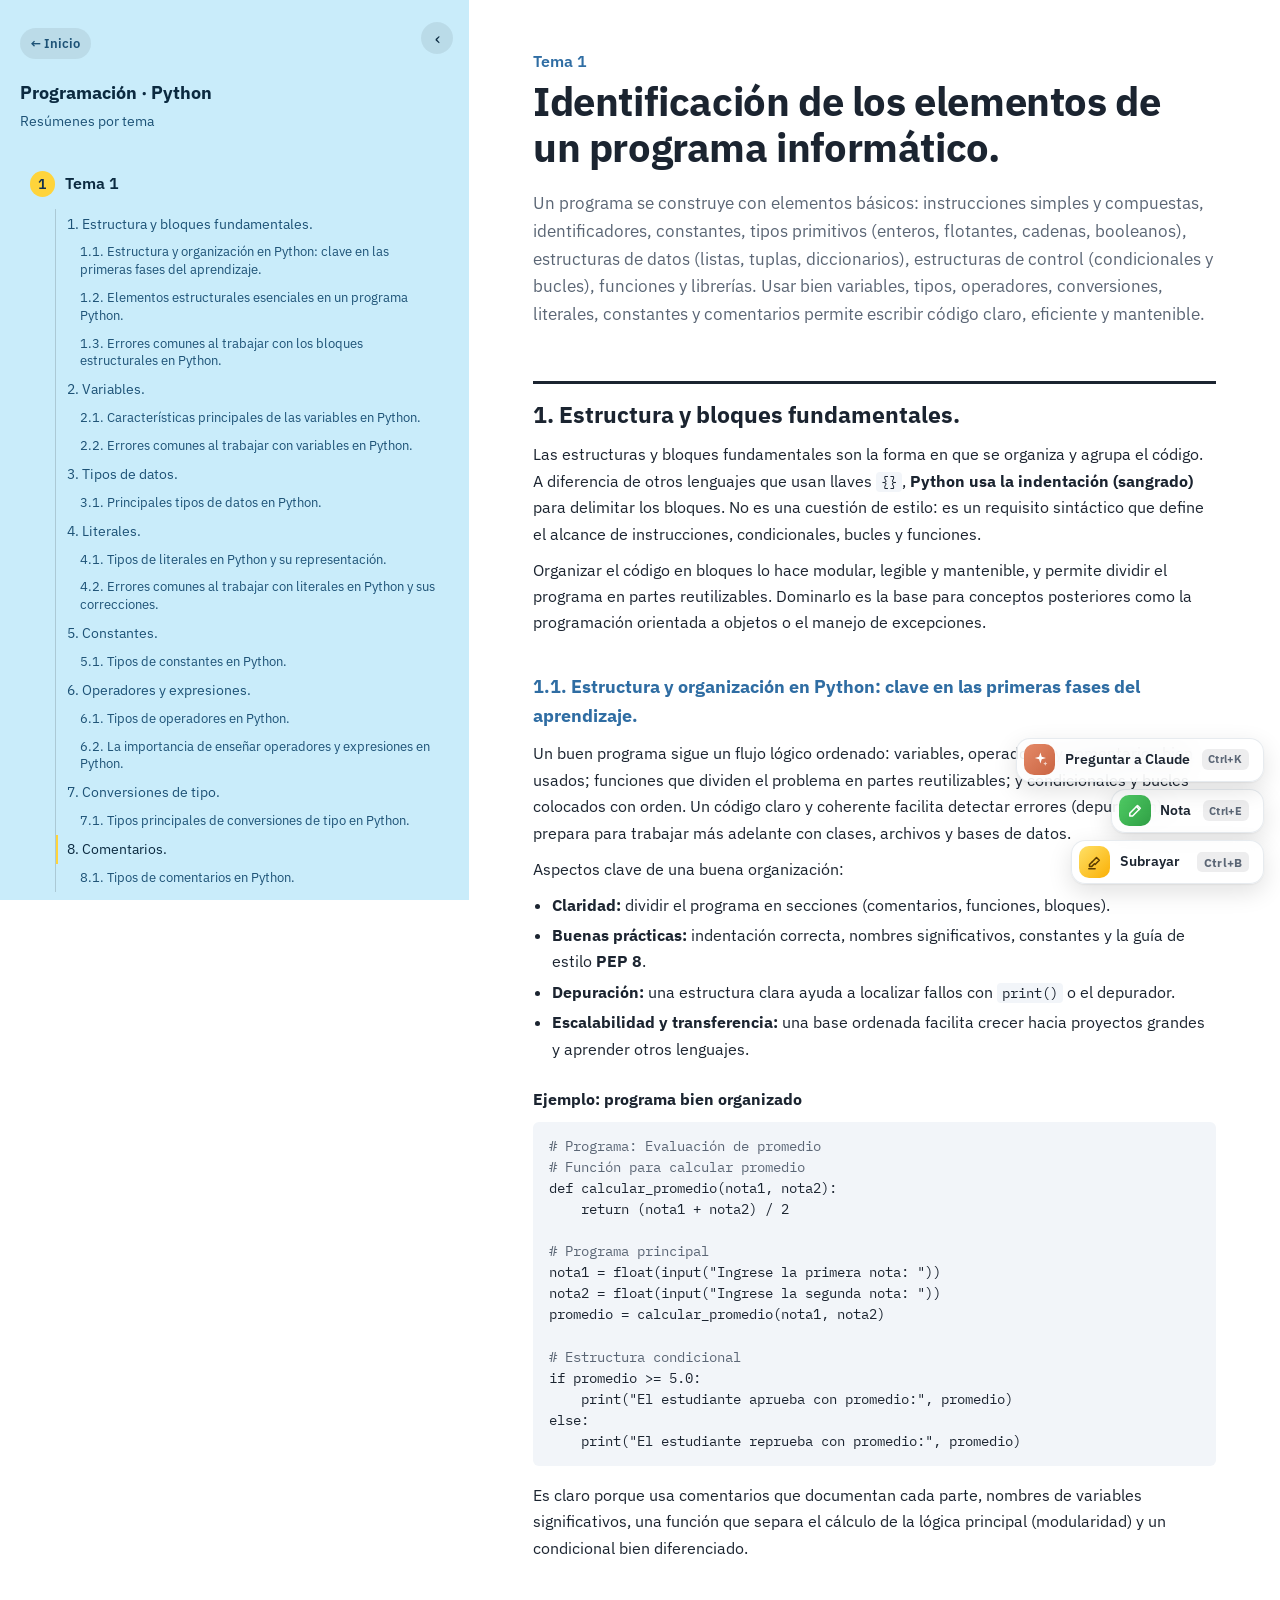
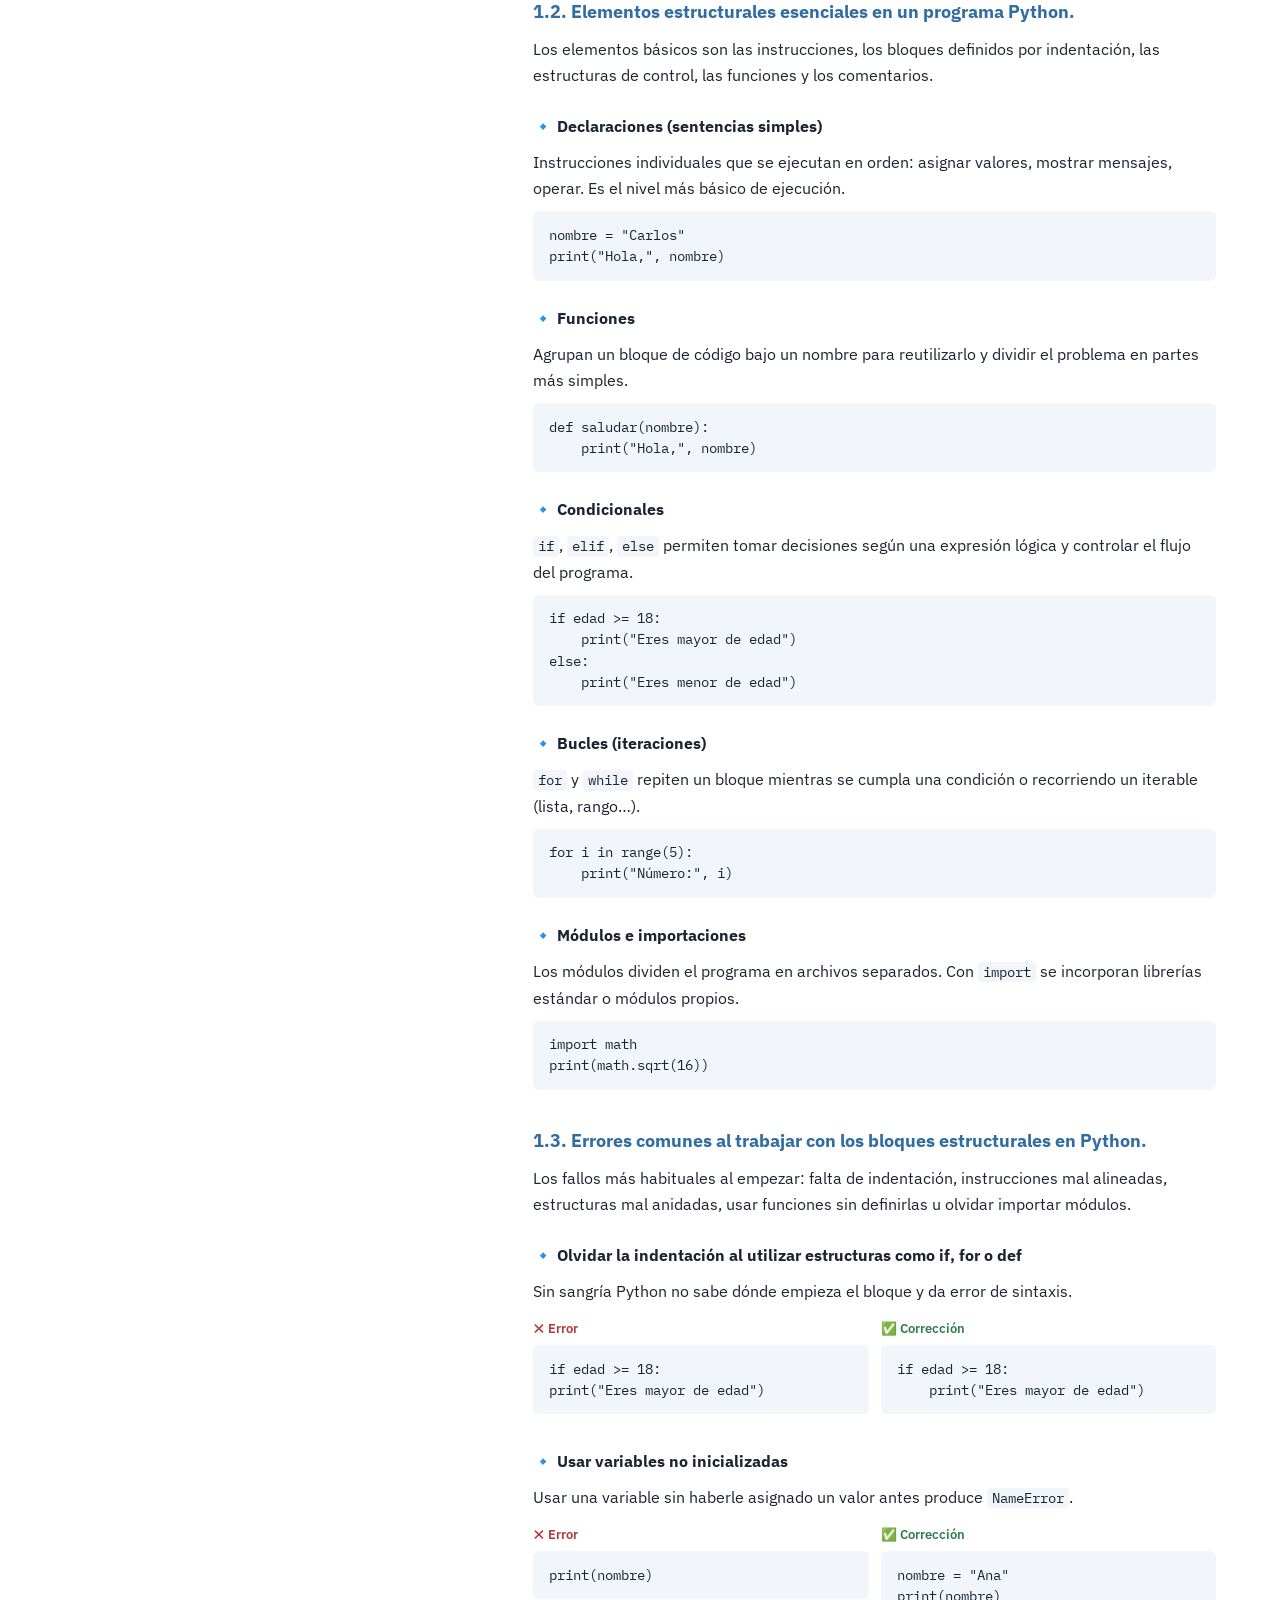
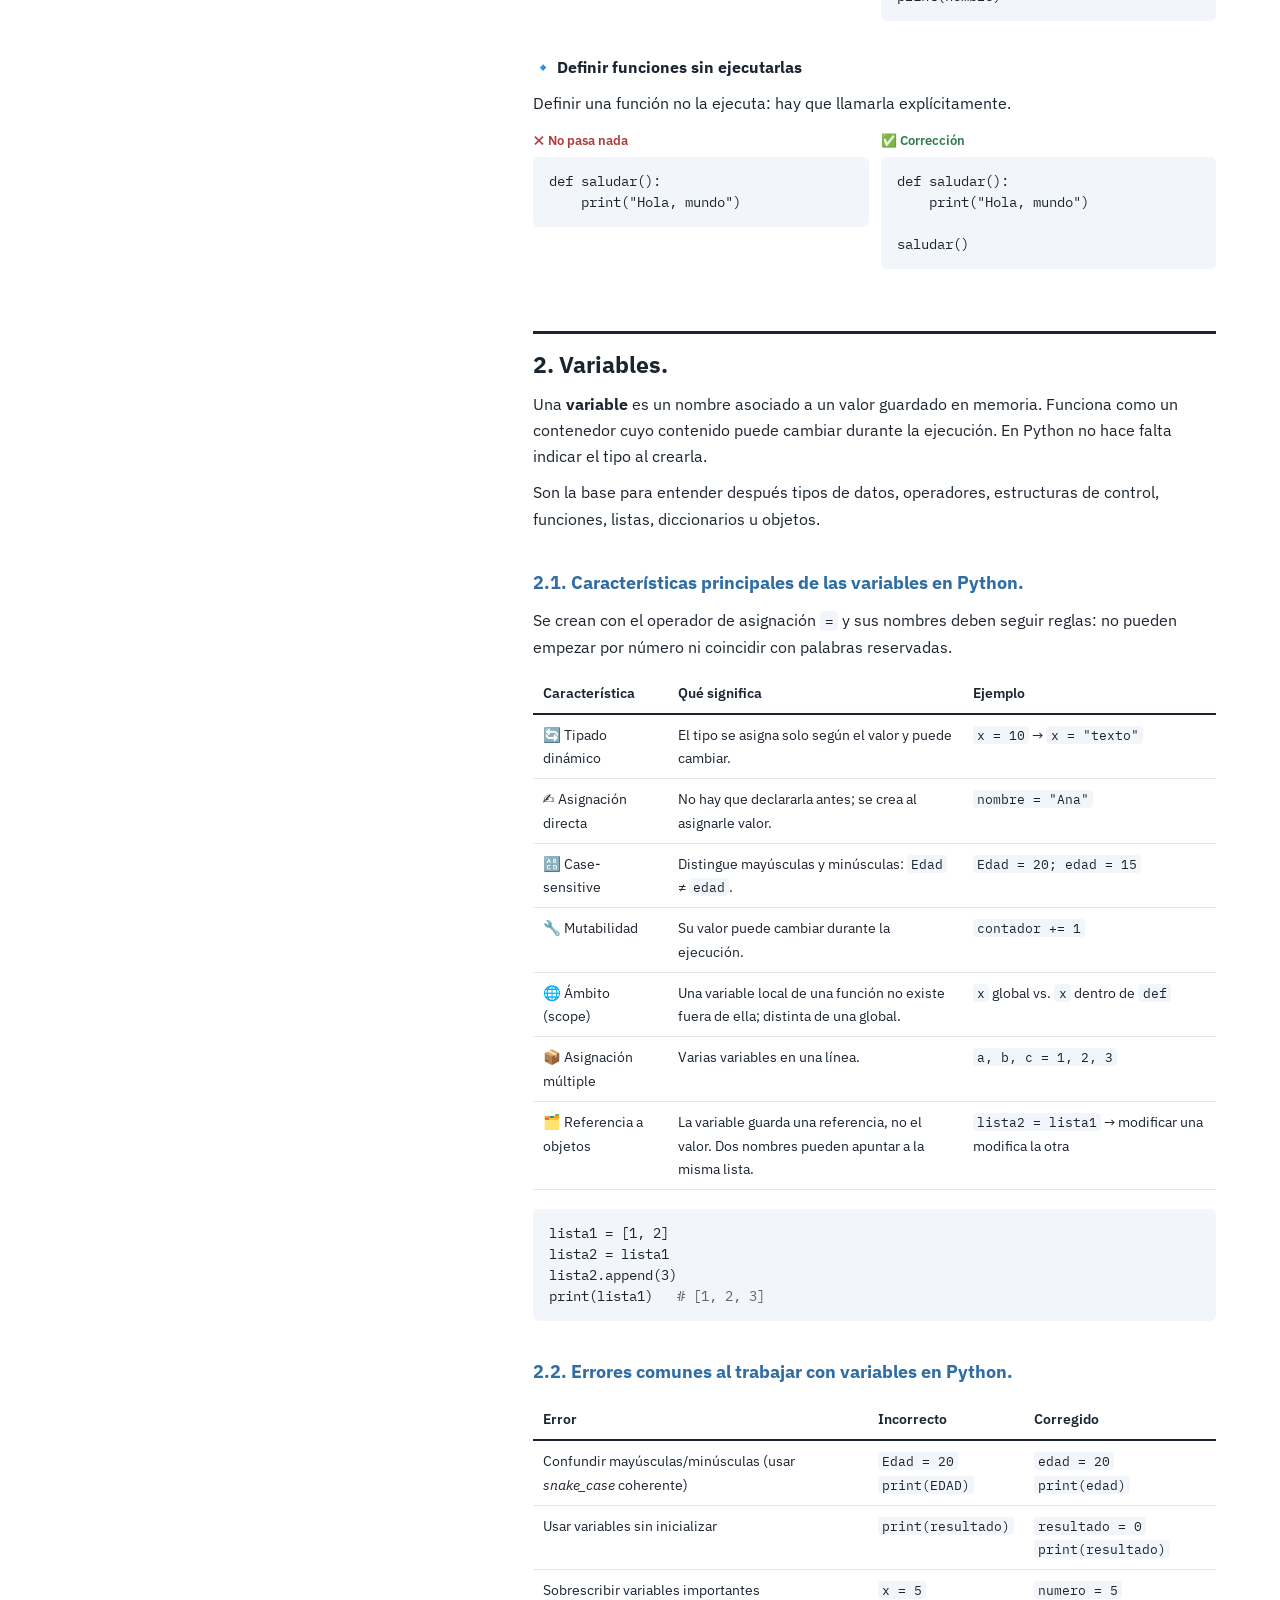
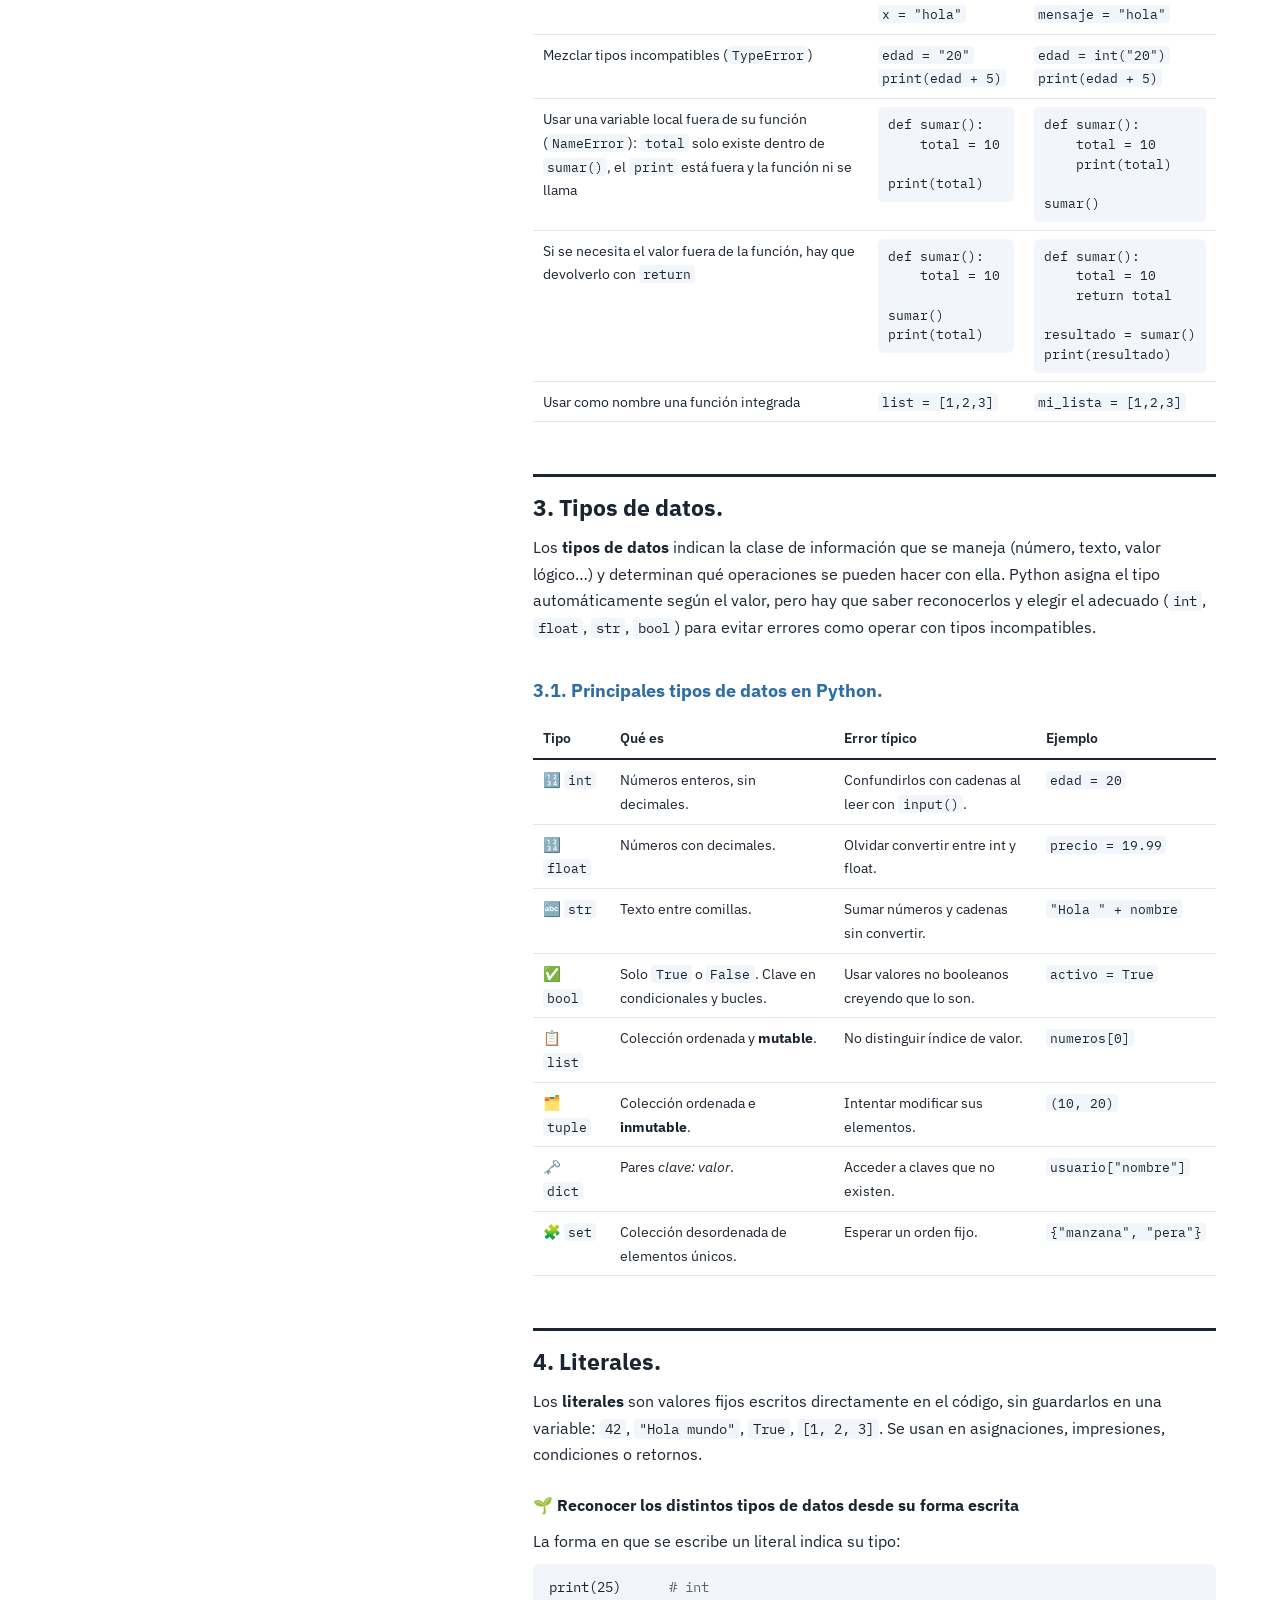
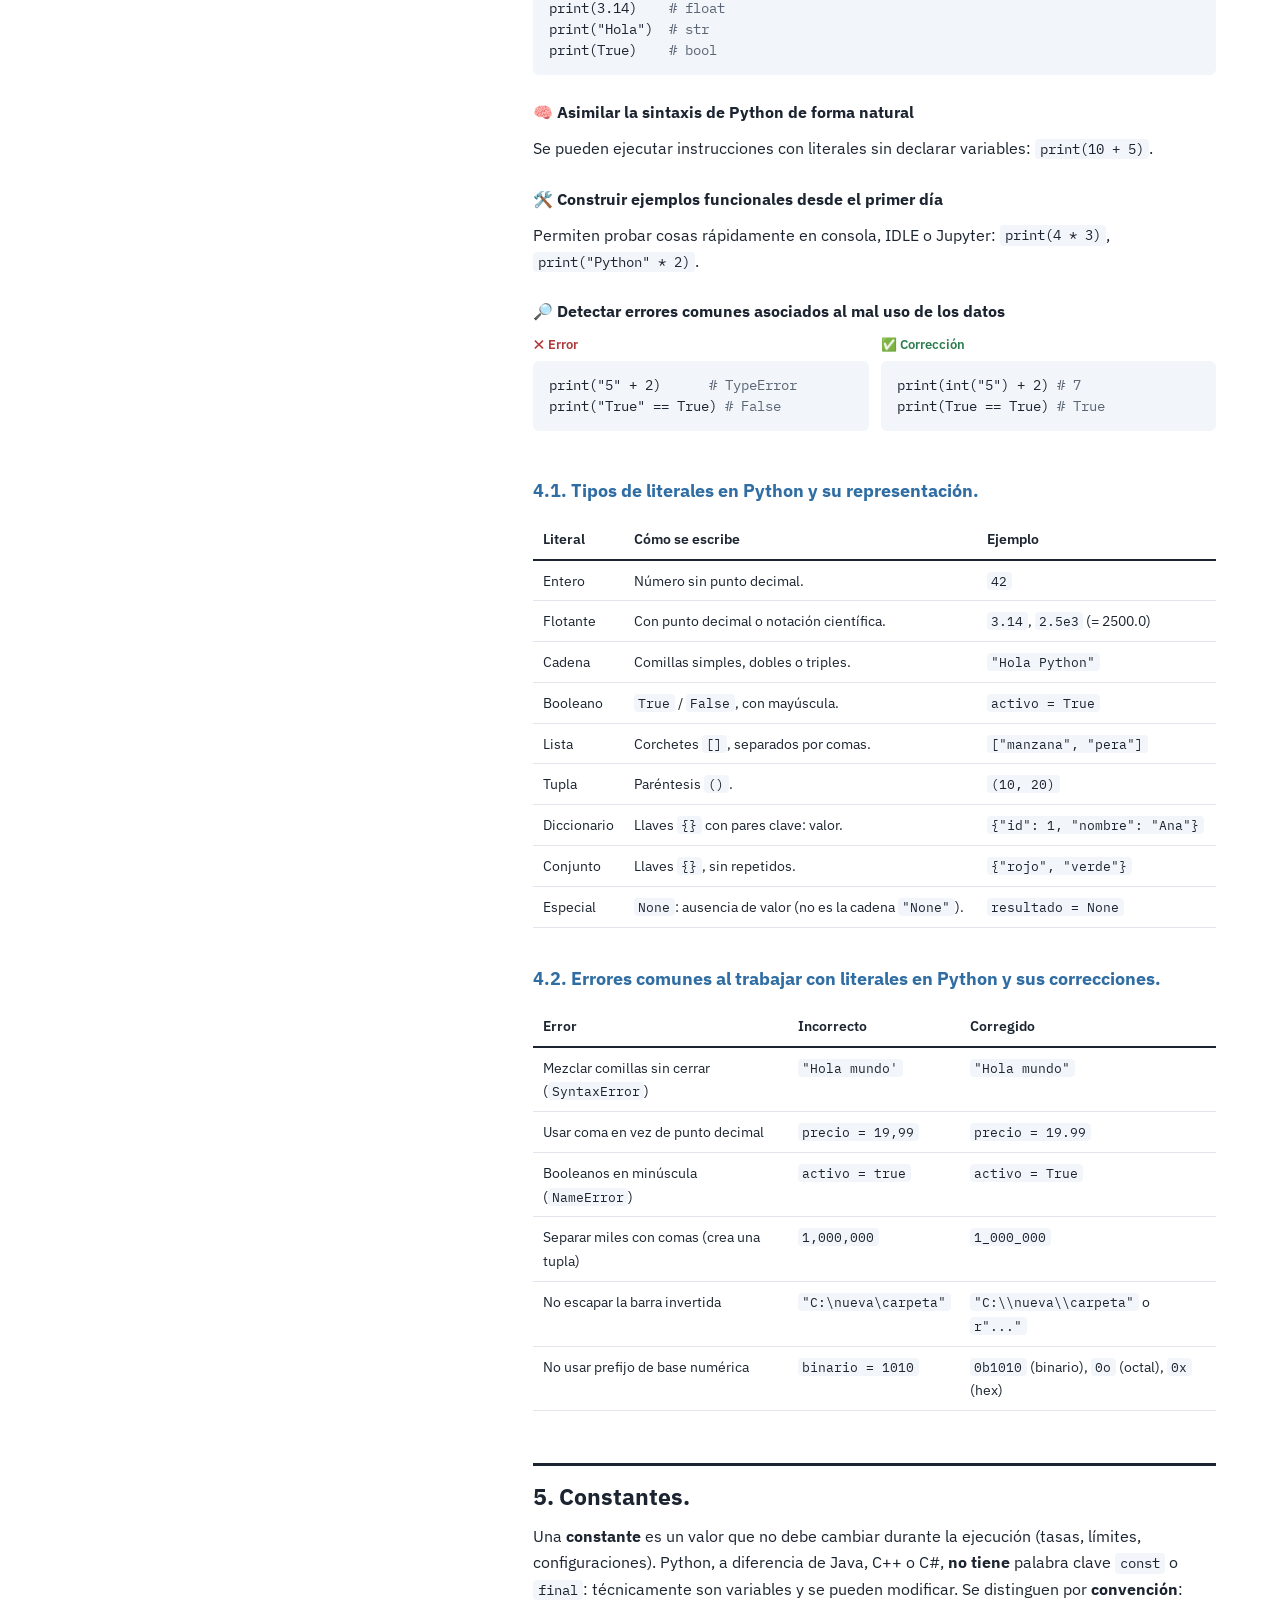
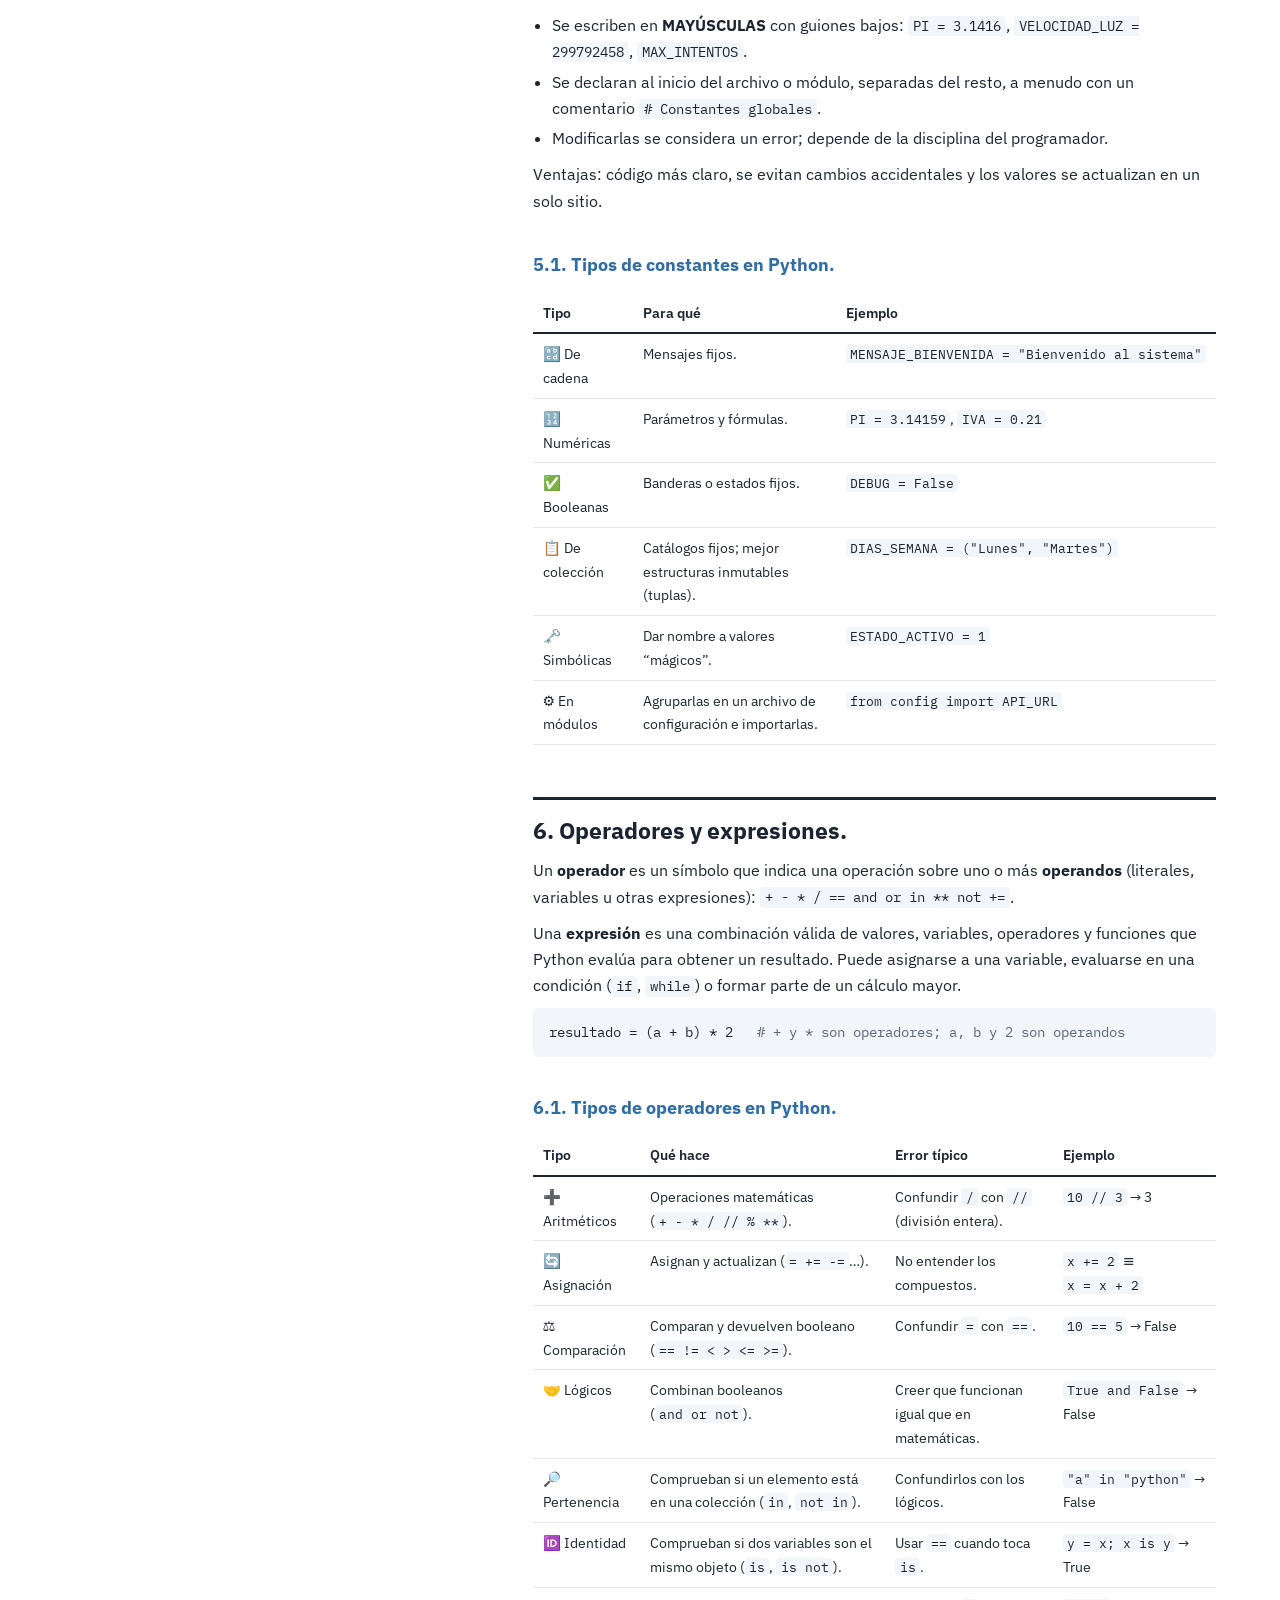
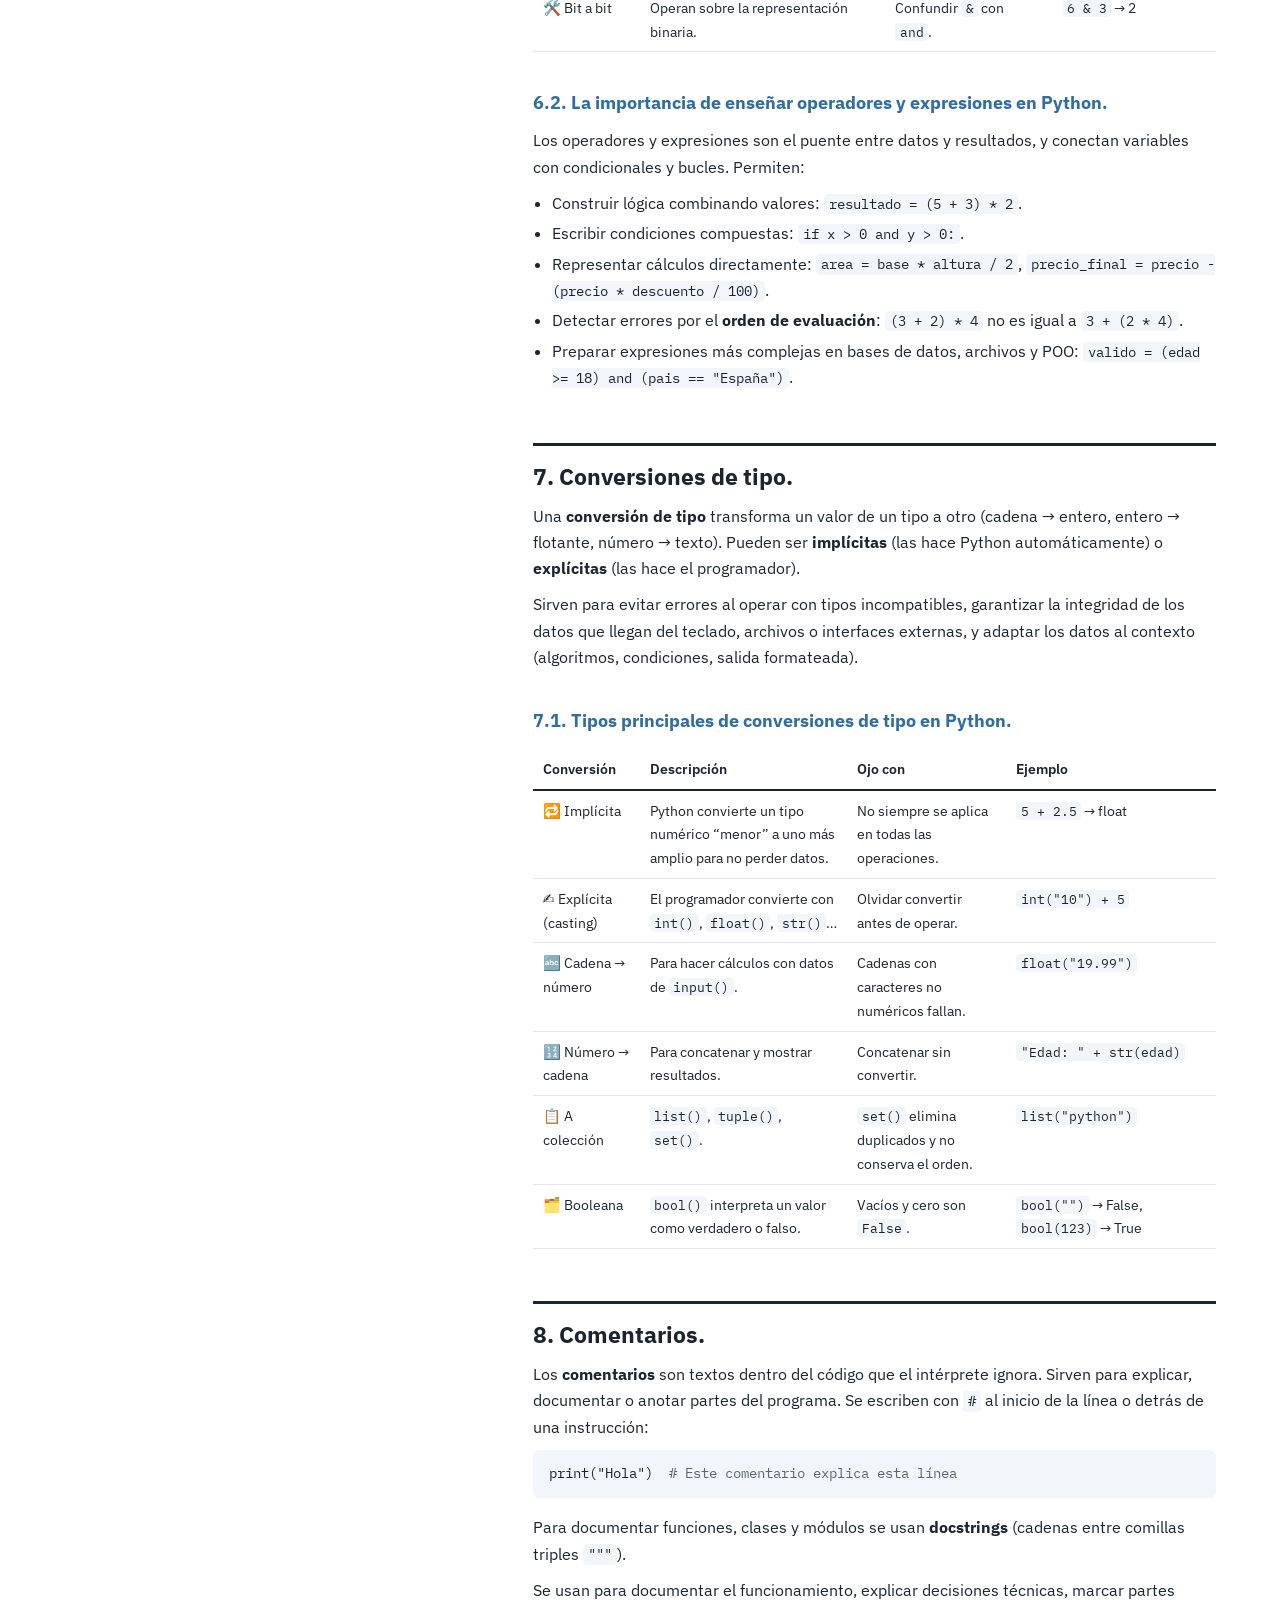
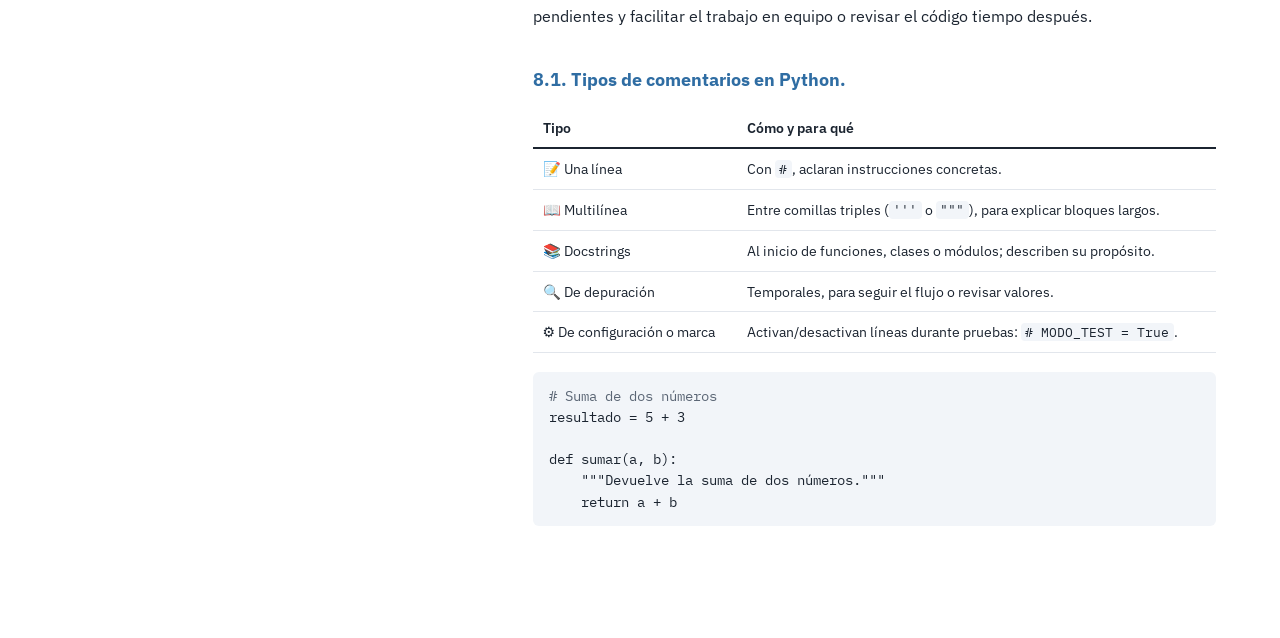
<file: asignaturas/python.html>
<!DOCTYPE html>
<html lang="es">
<head>
<meta charset="utf-8">
<meta name="viewport" content="width=device-width, initial-scale=1, viewport-fit=cover">
<title>Python · Resúmenes</title>
<link rel="preconnect" href="https://fonts.googleapis.com">
<link rel="preconnect" href="https://fonts.gstatic.com" crossorigin>
<link href="https://fonts.googleapis.com/css2?family=IBM+Plex+Sans:ital,wght@0,400;0,500;0,600;0,700;1,400&family=IBM+Plex+Mono:wght@400;500&display=swap" rel="stylesheet">
<style>
:root{
  --bg:#ffffff; --ink:#1b2430; --muted:#5b6675; --line:#e2e6ec;
  --side:#c9ecfa; --side-ink:#1d5276; --side-strong:#0b2a40; --side-tint:rgba(0,0,0,.07); --side-line:rgba(0,0,0,.15); --side-active:#ffd43b;
  --blue:#2f6da3; --code-bg:#f2f5f9; --code-ink:#1b2430;
  --ok:#2e7d4f; --bad:#b03a3a; --note:#fff6d1; --note-line:#e9c73a;
  box-sizing:border-box;
  padding-top:env(safe-area-inset-top,0px);
  padding-bottom:env(safe-area-inset-bottom,0px);
}
@media (prefers-color-scheme: dark){
  :root:not([data-theme="light"]){
    --bg:#11161d; --ink:#e3e8ef; --muted:#9aa6b5; --line:#263140;
    --side:#1b3345; --side-ink:#b8d8ec; --side-strong:#eef7fc; --side-tint:rgba(255,255,255,.08); --side-line:rgba(255,255,255,.15); --code-bg:#1a222d; --code-ink:#e3e8ef;
    --ok:#6cc68f; --bad:#ef7d7d; --note:#2a2614; --note-line:#8d7a25; --blue:#7fb3e6;
  }
}
:root[data-theme="dark"]{
  --bg:#11161d; --ink:#e3e8ef; --muted:#9aa6b5; --line:#263140;
  --side:#1b3345; --side-ink:#b8d8ec; --side-strong:#eef7fc; --side-tint:rgba(255,255,255,.08); --side-line:rgba(255,255,255,.15); --code-bg:#1a222d; --code-ink:#e3e8ef;
  --ok:#6cc68f; --bad:#ef7d7d; --note:#2a2614; --note-line:#8d7a25; --blue:#7fb3e6;
}
*,*::before,*::after{box-sizing:inherit}
html{height:100%;scroll-padding-top:calc(env(safe-area-inset-top,0px) + 1rem)}
body{margin:0;min-height:100%;background:var(--bg);color:var(--ink);
  font:16px/1.65 "IBM Plex Sans",system-ui,-apple-system,"Segoe UI",sans-serif}
code,pre{font-family:"IBM Plex Mono",ui-monospace,Menlo,Consolas,monospace}

/* Layout */
.layout{display:grid;grid-template-columns:290px 1fr;min-height:100vh}
aside{background:var(--side);color:var(--side-ink);position:sticky;top:0;height:100vh;overflow-y:auto;padding:1.75rem 1.25rem 2rem}
.brand{color:var(--side-strong);font-weight:700;font-size:1.15rem;margin:0 0 .2rem}
.brand-sub{font-size:.85rem;margin:0 0 1.75rem;color:var(--side-ink)}
nav ul{list-style:none;margin:0;padding:0}
.tema-btn{display:flex;align-items:baseline;gap:.6rem;width:100%;text-align:left;background:none;border:0;
  color:var(--side-strong);font:inherit;font-weight:600;padding:.55rem .6rem;border-radius:6px;cursor:pointer}
.tema-btn .n{display:inline-grid;place-items:center;min-width:1.6rem;height:1.6rem;border-radius:50%;
  background:var(--side-tint);font-size:.85rem}
.tema-btn[aria-current="true"] .n{background:var(--side-active);color:#14304d}
.tema-btn:hover{background:var(--side-tint)}
.sub{margin:.25rem 0 .9rem 2.2rem;border-left:1px solid var(--side-line)}
.sub a{display:block;color:var(--side-ink);text-decoration:none;font-size:.86rem;line-height:1.35;padding:.32rem .7rem}
.sub a.l2{padding-left:1.5rem;font-size:.82rem}
.sub a:hover,.sub a.on{color:var(--side-strong)}
.sub a.on{box-shadow:inset 2px 0 0 var(--side-active)}
.sub[hidden]{display:none}
a:focus-visible,button:focus-visible{outline:2px solid var(--side-active);outline-offset:2px}

main{padding:3rem clamp(1.25rem,5vw,4rem) 6rem;min-width:0}
.tema{max-width:none}
.tema[hidden]{display:none}
.tema-label{color:var(--blue);font-weight:600;margin:0}
h1{font-size:clamp(1.8rem,3.4vw,2.5rem);line-height:1.15;margin:.2rem 0 1.25rem;letter-spacing:-.01em}
h2{font-size:1.45rem;line-height:1.25;margin:3.25rem 0 .75rem;padding-top:1rem;border-top:3px solid var(--ink)}
h3{font-size:1.12rem;margin:2.25rem 0 .5rem;color:var(--blue)}
h4{font-size:1rem;margin:1.5rem 0 .35rem}
p{margin:.6rem 0}
ul.pts{padding-left:1.2rem;margin:.5rem 0}
ul.pts li{margin:.25rem 0}
.intro{font-size:1.06rem;color:var(--muted)}

pre{background:var(--code-bg);color:var(--code-ink);padding:.85rem 1rem;border-radius:6px;overflow-x:auto;font-size:.88rem;line-height:1.5;margin:.6rem 0 1rem}
:not(pre)>code{background:var(--code-bg);padding:.08em .35em;border-radius:4px;font-size:.88em}
.c{color:var(--muted)}
.pair{display:grid;grid-template-columns:1fr 1fr;gap:.75rem}
.pair pre{margin:.3rem 0 .6rem}
.tag{font-size:.8rem;font-weight:600}
.tag.bad{color:var(--bad)} .tag.ok{color:var(--ok)}

.tbl{overflow-x:auto;margin:.8rem 0 1.2rem}
table{border-collapse:collapse;width:100%;font-size:.9rem}
th,td{text-align:left;vertical-align:top;padding:.5rem .6rem;border-bottom:1px solid var(--line)}
th{font-weight:600;border-bottom:2px solid var(--ink)}
td code{white-space:nowrap}
td pre{margin:0;padding:.5rem .65rem;font-size:.82rem;white-space:pre}

.key{background:var(--note);border-left:3px solid var(--note-line);padding:.6rem .9rem;margin:1rem 0;border-radius:0 6px 6px 0}

/* Mobile */
.menu-toggle{display:none}
@media (max-width:860px){
  .layout{grid-template-columns:1fr}
  aside{position:fixed;inset:0 auto 0 0;width:min(86vw,320px);z-index:20;transform:translateX(-100%);
    transition:transform .2s ease;padding-top:calc(env(safe-area-inset-top,0px) + 1.75rem)}
  body.menu-open aside{transform:none}
  .menu-toggle{display:inline-flex;position:sticky;top:env(safe-area-inset-top,0px);z-index:10;margin:.75rem 0 0 1rem;
    background:var(--side);color:var(--side-strong);border:0;border-radius:6px;padding:.5rem .9rem;font:inherit;font-weight:600;cursor:pointer}
  main{padding-top:1.25rem}
  .pair{grid-template-columns:1fr}
}
@media (prefers-reduced-motion:reduce){aside{transition:none}}

/* Enlace al inicio de la app (añadido para la app DAW) */
.back-home{display:inline-flex;align-items:center;gap:.35rem;margin:0 0 1.1rem;padding:.3rem .65rem;border-radius:999px;font-size:.82rem;font-weight:600;text-decoration:none;color:inherit;background:rgba(0,0,0,.07)}
.back-home:hover{background:rgba(0,0,0,.13)}
@media (prefers-color-scheme:dark){.back-home{background:rgba(255,255,255,.1)}}
</style>
</head>
<body>
<button class="menu-toggle" type="button" aria-expanded="false" aria-controls="sidebar">☰ Temas</button>
<div class="layout">
<aside id="sidebar">
  <a class="back-home" href="../index.html">← Inicio</a>
  <p class="brand">Programación · Python</p>
  <p class="brand-sub">Resúmenes por tema</p>
  <nav aria-label="Temas">
    <ul id="nav-list"></ul>
  </nav>
</aside>

<main>

<!-- ===================== TEMA 1 ===================== -->
<article class="tema" id="tema-1" data-num="1" data-title="Identificación de los elementos de un programa informático.">
<p class="tema-label">Tema 1</p>
<h1>Identificación de los elementos de un programa informático.</h1>
<p class="intro">Un programa se construye con elementos básicos: instrucciones simples y compuestas, identificadores, constantes, tipos primitivos (enteros, flotantes, cadenas, booleanos), estructuras de datos (listas, tuplas, diccionarios), estructuras de control (condicionales y bucles), funciones y librerías. Usar bien variables, tipos, operadores, conversiones, literales, constantes y comentarios permite escribir código claro, eficiente y mantenible.</p>

<!-- 1 -->
<h2 id="t1-s1">1. Estructura y bloques fundamentales.</h2>
<p>Las estructuras y bloques fundamentales son la forma en que se organiza y agrupa el código. A diferencia de otros lenguajes que usan llaves <code>{}</code>, <strong>Python usa la indentación (sangrado)</strong> para delimitar los bloques. No es una cuestión de estilo: es un requisito sintáctico que define el alcance de instrucciones, condicionales, bucles y funciones.</p>
<p>Organizar el código en bloques lo hace modular, legible y mantenible, y permite dividir el programa en partes reutilizables. Dominarlo es la base para conceptos posteriores como la programación orientada a objetos o el manejo de excepciones.</p>

<h3 id="t1-s1-1">1.1. Estructura y organización en Python: clave en las primeras fases del aprendizaje.</h3>
<p>Un buen programa sigue un flujo lógico ordenado: variables, operadores y comentarios bien usados; funciones que dividen el problema en partes reutilizables; y condicionales y bucles colocados con orden. Un código claro y coherente facilita detectar errores (depuración) y prepara para trabajar más adelante con clases, archivos y bases de datos.</p>
<p>Aspectos clave de una buena organización:</p>
<ul class="pts">
  <li><strong>Claridad:</strong> dividir el programa en secciones (comentarios, funciones, bloques).</li>
  <li><strong>Buenas prácticas:</strong> indentación correcta, nombres significativos, constantes y la guía de estilo <strong>PEP 8</strong>.</li>
  <li><strong>Depuración:</strong> una estructura clara ayuda a localizar fallos con <code>print()</code> o el depurador.</li>
  <li><strong>Escalabilidad y transferencia:</strong> una base ordenada facilita crecer hacia proyectos grandes y aprender otros lenguajes.</li>
</ul>
<h4>Ejemplo: programa bien organizado</h4>
<pre><span class="c"># Programa: Evaluación de promedio</span>
<span class="c"># Función para calcular promedio</span>
def calcular_promedio(nota1, nota2):
    return (nota1 + nota2) / 2

<span class="c"># Programa principal</span>
nota1 = float(input("Ingrese la primera nota: "))
nota2 = float(input("Ingrese la segunda nota: "))
promedio = calcular_promedio(nota1, nota2)

<span class="c"># Estructura condicional</span>
if promedio >= 5.0:
    print("El estudiante aprueba con promedio:", promedio)
else:
    print("El estudiante reprueba con promedio:", promedio)</pre>
<p>Es claro porque usa comentarios que documentan cada parte, nombres de variables significativos, una función que separa el cálculo de la lógica principal (modularidad) y un condicional bien diferenciado.</p>

<h3 id="t1-s1-2">1.2. Elementos estructurales esenciales en un programa Python.</h3>
<p>Los elementos básicos son las instrucciones, los bloques definidos por indentación, las estructuras de control, las funciones y los comentarios.</p>
<h4>🔹 Declaraciones (sentencias simples)</h4>
<p>Instrucciones individuales que se ejecutan en orden: asignar valores, mostrar mensajes, operar. Es el nivel más básico de ejecución.</p>
<pre>nombre = "Carlos"
print("Hola,", nombre)</pre>
<h4>🔹 Funciones</h4>
<p>Agrupan un bloque de código bajo un nombre para reutilizarlo y dividir el problema en partes más simples.</p>
<pre>def saludar(nombre):
    print("Hola,", nombre)</pre>
<h4>🔹 Condicionales</h4>
<p><code>if</code>, <code>elif</code>, <code>else</code> permiten tomar decisiones según una expresión lógica y controlar el flujo del programa.</p>
<pre>if edad >= 18:
    print("Eres mayor de edad")
else:
    print("Eres menor de edad")</pre>
<h4>🔹 Bucles (iteraciones)</h4>
<p><code>for</code> y <code>while</code> repiten un bloque mientras se cumpla una condición o recorriendo un iterable (lista, rango…).</p>
<pre>for i in range(5):
    print("Número:", i)</pre>
<h4>🔹 Módulos e importaciones</h4>
<p>Los módulos dividen el programa en archivos separados. Con <code>import</code> se incorporan librerías estándar o módulos propios.</p>
<pre>import math
print(math.sqrt(16))</pre>

<h3 id="t1-s1-3">1.3. Errores comunes al trabajar con los bloques estructurales en Python.</h3>
<p>Los fallos más habituales al empezar: falta de indentación, instrucciones mal alineadas, estructuras mal anidadas, usar funciones sin definirlas u olvidar importar módulos.</p>
<h4>🔹 Olvidar la indentación al utilizar estructuras como if, for o def</h4>
<p>Sin sangría Python no sabe dónde empieza el bloque y da error de sintaxis.</p>
<div class="pair">
<div><span class="tag bad">❌ Error</span><pre>if edad >= 18:
print("Eres mayor de edad")</pre></div>
<div><span class="tag ok">✅ Corrección</span><pre>if edad >= 18:
    print("Eres mayor de edad")</pre></div>
</div>
<h4>🔹 Usar variables no inicializadas</h4>
<p>Usar una variable sin haberle asignado un valor antes produce <code>NameError</code>.</p>
<div class="pair">
<div><span class="tag bad">❌ Error</span><pre>print(nombre)</pre></div>
<div><span class="tag ok">✅ Corrección</span><pre>nombre = "Ana"
print(nombre)</pre></div>
</div>
<h4>🔹 Definir funciones sin ejecutarlas</h4>
<p>Definir una función no la ejecuta: hay que llamarla explícitamente.</p>
<div class="pair">
<div><span class="tag bad">❌ No pasa nada</span><pre>def saludar():
    print("Hola, mundo")</pre></div>
<div><span class="tag ok">✅ Corrección</span><pre>def saludar():
    print("Hola, mundo")

saludar()</pre></div>
</div>

<!-- 2 -->
<h2 id="t1-s2">2. Variables.</h2>
<p>Una <strong>variable</strong> es un nombre asociado a un valor guardado en memoria. Funciona como un contenedor cuyo contenido puede cambiar durante la ejecución. En Python no hace falta indicar el tipo al crearla.</p>
<p>Son la base para entender después tipos de datos, operadores, estructuras de control, funciones, listas, diccionarios u objetos.</p>

<h3 id="t1-s2-1">2.1. Características principales de las variables en Python.</h3>
<p>Se crean con el operador de asignación <code>=</code> y sus nombres deben seguir reglas: no pueden empezar por número ni coincidir con palabras reservadas.</p>
<div class="tbl"><table>
<thead><tr><th>Característica</th><th>Qué significa</th><th>Ejemplo</th></tr></thead>
<tbody>
<tr><td>🔄 Tipado dinámico</td><td>El tipo se asigna solo según el valor y puede cambiar.</td><td><code>x = 10</code> → <code>x = "texto"</code></td></tr>
<tr><td>✍️ Asignación directa</td><td>No hay que declararla antes; se crea al asignarle valor.</td><td><code>nombre = "Ana"</code></td></tr>
<tr><td>🔠 Case-sensitive</td><td>Distingue mayúsculas y minúsculas: <code>Edad</code> ≠ <code>edad</code>.</td><td><code>Edad = 20; edad = 15</code></td></tr>
<tr><td>🔧 Mutabilidad</td><td>Su valor puede cambiar durante la ejecución.</td><td><code>contador += 1</code></td></tr>
<tr><td>🌐 Ámbito (scope)</td><td>Una variable local de una función no existe fuera de ella; distinta de una global.</td><td><code>x</code> global vs. <code>x</code> dentro de <code>def</code></td></tr>
<tr><td>📦 Asignación múltiple</td><td>Varias variables en una línea.</td><td><code>a, b, c = 1, 2, 3</code></td></tr>
<tr><td>🗂️ Referencia a objetos</td><td>La variable guarda una referencia, no el valor. Dos nombres pueden apuntar a la misma lista.</td><td><code>lista2 = lista1</code> → modificar una modifica la otra</td></tr>
</tbody></table></div>
<pre>lista1 = [1, 2]
lista2 = lista1
lista2.append(3)
print(lista1)   <span class="c"># [1, 2, 3]</span></pre>

<h3 id="t1-s2-2">2.2. Errores comunes al trabajar con variables en Python.</h3>
<div class="tbl"><table>
<thead><tr><th>Error</th><th>Incorrecto</th><th>Corregido</th></tr></thead>
<tbody>
<tr><td>Confundir mayúsculas/minúsculas (usar <em>snake_case</em> coherente)</td><td><code>Edad = 20</code><br><code>print(EDAD)</code></td><td><code>edad = 20</code><br><code>print(edad)</code></td></tr>
<tr><td>Usar variables sin inicializar</td><td><code>print(resultado)</code></td><td><code>resultado = 0</code><br><code>print(resultado)</code></td></tr>
<tr><td>Sobrescribir variables importantes</td><td><code>x = 5</code><br><code>x = "hola"</code></td><td><code>numero = 5</code><br><code>mensaje = "hola"</code></td></tr>
<tr><td>Mezclar tipos incompatibles (<code>TypeError</code>)</td><td><code>edad = "20"</code><br><code>print(edad + 5)</code></td><td><code>edad = int("20")</code><br><code>print(edad + 5)</code></td></tr>
<tr><td>Usar una variable local fuera de su función (<code>NameError</code>): <code>total</code> solo existe dentro de <code>sumar()</code>, el <code>print</code> está fuera y la función ni se llama</td><td><pre>def sumar():
    total = 10

print(total)</pre></td><td><pre>def sumar():
    total = 10
    print(total)

sumar()</pre></td></tr>
<tr><td>Si se necesita el valor fuera de la función, hay que devolverlo con <code>return</code></td><td><pre>def sumar():
    total = 10

sumar()
print(total)</pre></td><td><pre>def sumar():
    total = 10
    return total

resultado = sumar()
print(resultado)</pre></td></tr>
<tr><td>Usar como nombre una función integrada</td><td><code>list = [1,2,3]</code></td><td><code>mi_lista = [1,2,3]</code></td></tr>
</tbody></table></div>


<!-- 3 -->
<h2 id="t1-s3">3. Tipos de datos.</h2>
<p>Los <strong>tipos de datos</strong> indican la clase de información que se maneja (número, texto, valor lógico…) y determinan qué operaciones se pueden hacer con ella. Python asigna el tipo automáticamente según el valor, pero hay que saber reconocerlos y elegir el adecuado (<code>int</code>, <code>float</code>, <code>str</code>, <code>bool</code>) para evitar errores como operar con tipos incompatibles.</p>

<h3 id="t1-s3-1">3.1. Principales tipos de datos en Python.</h3>
<div class="tbl"><table>
<thead><tr><th>Tipo</th><th>Qué es</th><th>Error típico</th><th>Ejemplo</th></tr></thead>
<tbody>
<tr><td>🔢 <code>int</code></td><td>Números enteros, sin decimales.</td><td>Confundirlos con cadenas al leer con <code>input()</code>.</td><td><code>edad = 20</code></td></tr>
<tr><td>🔢 <code>float</code></td><td>Números con decimales.</td><td>Olvidar convertir entre int y float.</td><td><code>precio = 19.99</code></td></tr>
<tr><td>🔤 <code>str</code></td><td>Texto entre comillas.</td><td>Sumar números y cadenas sin convertir.</td><td><code>"Hola " + nombre</code></td></tr>
<tr><td>✅ <code>bool</code></td><td>Solo <code>True</code> o <code>False</code>. Clave en condicionales y bucles.</td><td>Usar valores no booleanos creyendo que lo son.</td><td><code>activo = True</code></td></tr>
<tr><td>📋 <code>list</code></td><td>Colección ordenada y <strong>mutable</strong>.</td><td>No distinguir índice de valor.</td><td><code>numeros[0]</code></td></tr>
<tr><td>🗂️ <code>tuple</code></td><td>Colección ordenada e <strong>inmutable</strong>.</td><td>Intentar modificar sus elementos.</td><td><code>(10, 20)</code></td></tr>
<tr><td>🗝️ <code>dict</code></td><td>Pares <em>clave: valor</em>.</td><td>Acceder a claves que no existen.</td><td><code>usuario["nombre"]</code></td></tr>
<tr><td>🧩 <code>set</code></td><td>Colección desordenada de elementos únicos.</td><td>Esperar un orden fijo.</td><td><code>{"manzana", "pera"}</code></td></tr>
</tbody></table></div>

<!-- 4 -->
<h2 id="t1-s4">4. Literales.</h2>
<p>Los <strong>literales</strong> son valores fijos escritos directamente en el código, sin guardarlos en una variable: <code>42</code>, <code>"Hola mundo"</code>, <code>True</code>, <code>[1, 2, 3]</code>. Se usan en asignaciones, impresiones, condiciones o retornos.</p>
<h4>🌱 Reconocer los distintos tipos de datos desde su forma escrita</h4>
<p>La forma en que se escribe un literal indica su tipo:</p>
<pre>print(25)      <span class="c"># int</span>
print(3.14)    <span class="c"># float</span>
print("Hola")  <span class="c"># str</span>
print(True)    <span class="c"># bool</span></pre>
<h4>🧠 Asimilar la sintaxis de Python de forma natural</h4>
<p>Se pueden ejecutar instrucciones con literales sin declarar variables: <code>print(10 + 5)</code>.</p>
<h4>🛠️ Construir ejemplos funcionales desde el primer día</h4>
<p>Permiten probar cosas rápidamente en consola, IDLE o Jupyter: <code>print(4 * 3)</code>, <code>print("Python" * 2)</code>.</p>
<h4>🔎 Detectar errores comunes asociados al mal uso de los datos</h4>
<div class="pair">
<div><span class="tag bad">❌ Error</span><pre>print("5" + 2)      <span class="c"># TypeError</span>
print("True" == True) <span class="c"># False</span></pre></div>
<div><span class="tag ok">✅ Corrección</span><pre>print(int("5") + 2) <span class="c"># 7</span>
print(True == True) <span class="c"># True</span></pre></div>
</div>

<h3 id="t1-s4-1">4.1. Tipos de literales en Python y su representación.</h3>
<div class="tbl"><table>
<thead><tr><th>Literal</th><th>Cómo se escribe</th><th>Ejemplo</th></tr></thead>
<tbody>
<tr><td>Entero</td><td>Número sin punto decimal.</td><td><code>42</code></td></tr>
<tr><td>Flotante</td><td>Con punto decimal o notación científica.</td><td><code>3.14</code>, <code>2.5e3</code> (= 2500.0)</td></tr>
<tr><td>Cadena</td><td>Comillas simples, dobles o triples.</td><td><code>"Hola Python"</code></td></tr>
<tr><td>Booleano</td><td><code>True</code> / <code>False</code>, con mayúscula.</td><td><code>activo = True</code></td></tr>
<tr><td>Lista</td><td>Corchetes <code>[]</code>, separados por comas.</td><td><code>["manzana", "pera"]</code></td></tr>
<tr><td>Tupla</td><td>Paréntesis <code>()</code>.</td><td><code>(10, 20)</code></td></tr>
<tr><td>Diccionario</td><td>Llaves <code>{}</code> con pares clave: valor.</td><td><code>{"id": 1, "nombre": "Ana"}</code></td></tr>
<tr><td>Conjunto</td><td>Llaves <code>{}</code>, sin repetidos.</td><td><code>{"rojo", "verde"}</code></td></tr>
<tr><td>Especial</td><td><code>None</code>: ausencia de valor (no es la cadena <code>"None"</code>).</td><td><code>resultado = None</code></td></tr>
</tbody></table></div>

<h3 id="t1-s4-2">4.2. Errores comunes al trabajar con literales en Python y sus correcciones.</h3>
<div class="tbl"><table>
<thead><tr><th>Error</th><th>Incorrecto</th><th>Corregido</th></tr></thead>
<tbody>
<tr><td>Mezclar comillas sin cerrar (<code>SyntaxError</code>)</td><td><code>"Hola mundo'</code></td><td><code>"Hola mundo"</code></td></tr>
<tr><td>Usar coma en vez de punto decimal</td><td><code>precio = 19,99</code></td><td><code>precio = 19.99</code></td></tr>
<tr><td>Booleanos en minúscula (<code>NameError</code>)</td><td><code>activo = true</code></td><td><code>activo = True</code></td></tr>
<tr><td>Separar miles con comas (crea una tupla)</td><td><code>1,000,000</code></td><td><code>1_000_000</code></td></tr>
<tr><td>No escapar la barra invertida</td><td><code>"C:\nueva\carpeta"</code></td><td><code>"C:\\nueva\\carpeta"</code> o <code>r"..."</code></td></tr>
<tr><td>No usar prefijo de base numérica</td><td><code>binario = 1010</code></td><td><code>0b1010</code> (binario), <code>0o</code> (octal), <code>0x</code> (hex)</td></tr>
</tbody></table></div>

<!-- 5 -->
<h2 id="t1-s5">5. Constantes.</h2>
<p>Una <strong>constante</strong> es un valor que no debe cambiar durante la ejecución (tasas, límites, configuraciones). Python, a diferencia de Java, C++ o C#, <strong>no tiene</strong> palabra clave <code>const</code> o <code>final</code>: técnicamente son variables y se pueden modificar. Se distinguen por <strong>convención</strong>:</p>
<ul class="pts">
  <li>Se escriben en <strong>MAYÚSCULAS</strong> con guiones bajos: <code>PI = 3.1416</code>, <code>VELOCIDAD_LUZ = 299792458</code>, <code>MAX_INTENTOS</code>.</li>
  <li>Se declaran al inicio del archivo o módulo, separadas del resto, a menudo con un comentario <code># Constantes globales</code>.</li>
  <li>Modificarlas se considera un error; depende de la disciplina del programador.</li>
</ul>
<p>Ventajas: código más claro, se evitan cambios accidentales y los valores se actualizan en un solo sitio.</p>

<h3 id="t1-s5-1">5.1. Tipos de constantes en Python.</h3>
<div class="tbl"><table>
<thead><tr><th>Tipo</th><th>Para qué</th><th>Ejemplo</th></tr></thead>
<tbody>
<tr><td>🔡 De cadena</td><td>Mensajes fijos.</td><td><code>MENSAJE_BIENVENIDA = "Bienvenido al sistema"</code></td></tr>
<tr><td>🔢 Numéricas</td><td>Parámetros y fórmulas.</td><td><code>PI = 3.14159</code>, <code>IVA = 0.21</code></td></tr>
<tr><td>✅ Booleanas</td><td>Banderas o estados fijos.</td><td><code>DEBUG = False</code></td></tr>
<tr><td>📋 De colección</td><td>Catálogos fijos; mejor estructuras inmutables (tuplas).</td><td><code>DIAS_SEMANA = ("Lunes", "Martes")</code></td></tr>
<tr><td>🗝️ Simbólicas</td><td>Dar nombre a valores “mágicos”.</td><td><code>ESTADO_ACTIVO = 1</code></td></tr>
<tr><td>⚙️ En módulos</td><td>Agruparlas en un archivo de configuración e importarlas.</td><td><code>from config import API_URL</code></td></tr>
</tbody></table></div>

<!-- 6 -->
<h2 id="t1-s6">6. Operadores y expresiones.</h2>
<p>Un <strong>operador</strong> es un símbolo que indica una operación sobre uno o más <strong>operandos</strong> (literales, variables u otras expresiones): <code>+ - * / == and or in ** not +=</code>.</p>
<p>Una <strong>expresión</strong> es una combinación válida de valores, variables, operadores y funciones que Python evalúa para obtener un resultado. Puede asignarse a una variable, evaluarse en una condición (<code>if</code>, <code>while</code>) o formar parte de un cálculo mayor.</p>
<pre>resultado = (a + b) * 2   <span class="c"># + y * son operadores; a, b y 2 son operandos</span></pre>

<h3 id="t1-s6-1">6.1. Tipos de operadores en Python.</h3>
<div class="tbl"><table>
<thead><tr><th>Tipo</th><th>Qué hace</th><th>Error típico</th><th>Ejemplo</th></tr></thead>
<tbody>
<tr><td>➕ Aritméticos</td><td>Operaciones matemáticas (<code>+ - * / // % **</code>).</td><td>Confundir <code>/</code> con <code>//</code> (división entera).</td><td><code>10 // 3</code> → 3</td></tr>
<tr><td>🔄 Asignación</td><td>Asignan y actualizan (<code>= += -=</code>…).</td><td>No entender los compuestos.</td><td><code>x += 2</code> ≡ <code>x = x + 2</code></td></tr>
<tr><td>⚖️ Comparación</td><td>Comparan y devuelven booleano (<code>== != &lt; &gt; &lt;= &gt;=</code>).</td><td>Confundir <code>=</code> con <code>==</code>.</td><td><code>10 == 5</code> → False</td></tr>
<tr><td>🤝 Lógicos</td><td>Combinan booleanos (<code>and or not</code>).</td><td>Creer que funcionan igual que en matemáticas.</td><td><code>True and False</code> → False</td></tr>
<tr><td>🔎 Pertenencia</td><td>Comprueban si un elemento está en una colección (<code>in</code>, <code>not in</code>).</td><td>Confundirlos con los lógicos.</td><td><code>"a" in "python"</code> → False</td></tr>
<tr><td>🆔 Identidad</td><td>Comprueban si dos variables son el mismo objeto (<code>is</code>, <code>is not</code>).</td><td>Usar <code>==</code> cuando toca <code>is</code>.</td><td><code>y = x; x is y</code> → True</td></tr>
<tr><td>🛠️ Bit a bit</td><td>Operan sobre la representación binaria.</td><td>Confundir <code>&amp;</code> con <code>and</code>.</td><td><code>6 &amp; 3</code> → 2</td></tr>
</tbody></table></div>

<h3 id="t1-s6-2">6.2. La importancia de enseñar operadores y expresiones en Python.</h3>
<p>Los operadores y expresiones son el puente entre datos y resultados, y conectan variables con condicionales y bucles. Permiten:</p>
<ul class="pts">
  <li>Construir lógica combinando valores: <code>resultado = (5 + 3) * 2</code>.</li>
  <li>Escribir condiciones compuestas: <code>if x &gt; 0 and y &gt; 0:</code>.</li>
  <li>Representar cálculos directamente: <code>area = base * altura / 2</code>, <code>precio_final = precio - (precio * descuento / 100)</code>.</li>
  <li>Detectar errores por el <strong>orden de evaluación</strong>: <code>(3 + 2) * 4</code> no es igual a <code>3 + (2 * 4)</code>.</li>
  <li>Preparar expresiones más complejas en bases de datos, archivos y POO: <code>valido = (edad &gt;= 18) and (pais == "España")</code>.</li>
</ul>

<!-- 7 -->
<h2 id="t1-s7">7. Conversiones de tipo.</h2>
<p>Una <strong>conversión de tipo</strong> transforma un valor de un tipo a otro (cadena → entero, entero → flotante, número → texto). Pueden ser <strong>implícitas</strong> (las hace Python automáticamente) o <strong>explícitas</strong> (las hace el programador).</p>
<p>Sirven para evitar errores al operar con tipos incompatibles, garantizar la integridad de los datos que llegan del teclado, archivos o interfaces externas, y adaptar los datos al contexto (algoritmos, condiciones, salida formateada).</p>

<h3 id="t1-s7-1">7.1. Tipos principales de conversiones de tipo en Python.</h3>
<div class="tbl"><table>
<thead><tr><th>Conversión</th><th>Descripción</th><th>Ojo con</th><th>Ejemplo</th></tr></thead>
<tbody>
<tr><td>🔁 Implícita</td><td>Python convierte un tipo numérico “menor” a uno más amplio para no perder datos.</td><td>No siempre se aplica en todas las operaciones.</td><td><code>5 + 2.5</code> → float</td></tr>
<tr><td>✍️ Explícita (casting)</td><td>El programador convierte con <code>int()</code>, <code>float()</code>, <code>str()</code>…</td><td>Olvidar convertir antes de operar.</td><td><code>int("10") + 5</code></td></tr>
<tr><td>🔤 Cadena → número</td><td>Para hacer cálculos con datos de <code>input()</code>.</td><td>Cadenas con caracteres no numéricos fallan.</td><td><code>float("19.99")</code></td></tr>
<tr><td>🔢 Número → cadena</td><td>Para concatenar y mostrar resultados.</td><td>Concatenar sin convertir.</td><td><code>"Edad: " + str(edad)</code></td></tr>
<tr><td>📋 A colección</td><td><code>list()</code>, <code>tuple()</code>, <code>set()</code>.</td><td><code>set()</code> elimina duplicados y no conserva el orden.</td><td><code>list("python")</code></td></tr>
<tr><td>🗂️ Booleana</td><td><code>bool()</code> interpreta un valor como verdadero o falso.</td><td>Vacíos y cero son <code>False</code>.</td><td><code>bool("")</code> → False, <code>bool(123)</code> → True</td></tr>
</tbody></table></div>

<!-- 8 -->
<h2 id="t1-s8">8. Comentarios.</h2>
<p>Los <strong>comentarios</strong> son textos dentro del código que el intérprete ignora. Sirven para explicar, documentar o anotar partes del programa. Se escriben con <code>#</code> al inicio de la línea o detrás de una instrucción:</p>
<pre>print("Hola")  <span class="c"># Este comentario explica esta línea</span></pre>
<p>Para documentar funciones, clases y módulos se usan <strong>docstrings</strong> (cadenas entre comillas triples <code>"""</code>).</p>
<p>Se usan para documentar el funcionamiento, explicar decisiones técnicas, marcar partes pendientes y facilitar el trabajo en equipo o revisar el código tiempo después.</p>

<h3 id="t1-s8-1">8.1. Tipos de comentarios en Python.</h3>
<div class="tbl"><table>
<thead><tr><th>Tipo</th><th>Cómo y para qué</th></tr></thead>
<tbody>
<tr><td>📝 Una línea</td><td>Con <code>#</code>, aclaran instrucciones concretas.</td></tr>
<tr><td>📖 Multilínea</td><td>Entre comillas triples (<code>'''</code> o <code>"""</code>), para explicar bloques largos.</td></tr>
<tr><td>📚 Docstrings</td><td>Al inicio de funciones, clases o módulos; describen su propósito.</td></tr>
<tr><td>🔍 De depuración</td><td>Temporales, para seguir el flujo o revisar valores.</td></tr>
<tr><td>⚙️ De configuración o marca</td><td>Activan/desactivan líneas durante pruebas: <code># MODO_TEST = True</code>.</td></tr>
</tbody></table></div>
<pre><span class="c"># Suma de dos números</span>
resultado = 5 + 3

def sumar(a, b):
    """Devuelve la suma de dos números."""
    return a + b</pre>
</article>

<!-- ===================== ANEXO A ===================== -->
<article class="tema" id="anexo-a" data-num="A" data-title="UT01 – Elementos de un programa informático (diapositivas)">
<p class="tema-label">Anexo A</p>
<h1>UT01 – Elementos de un programa informático <span style="font-weight:400;font-size:1.1rem">(diapositivas)</span></h1>
<p class="intro">Diapositivas del módulo <em>Ampliación de Programación en Python</em> (DAW V). Profesora: Julia Gallego Sánchez — IES Virgen de la Paz, Alcobendas.</p>
<p><a href="UT01_Python.pdf" target="_blank" style="display:inline-flex;align-items:center;gap:.4rem;background:var(--blue);color:#fff;padding:.45rem .9rem;border-radius:6px;text-decoration:none;font-weight:600;font-size:.93rem">📄 Abrir / descargar PDF</a></p>

<h2 id="a-python">El lenguaje Python</h2>
<p>Python es un <strong>lenguaje de alto nivel, interpretado y multiparadigma</strong> (estructurado, orientado a objetos o funcional, incluso combinados). Es fácil de aprender, rápido para escribir código nuevo, gratuito, abierto y multiplataforma.</p>
<p>A diferencia de los lenguajes compilados (C, Java), Python no genera código máquina directamente:</p>
<ul class="pts">
  <li>El código fuente (<code>.py</code>) se compila a <strong>bytecode</strong> (<code>.pyc</code>).</li>
  <li>El bytecode lo interpreta la <strong>PVM (Python Virtual Machine)</strong>, que lo convierte en código binario y lo ejecuta.</li>
</ul>
<p>Esto le da portabilidad: el mismo programa funciona en cualquier sistema operativo sin tocar el código.</p>

<h2 id="a-entorno">Qué se necesita para ejecutar Python</h2>
<ul class="pts">
  <li><strong>El intérprete de Python</strong> — lee, traduce y ejecuta el código. Incluye el compilador a bytecode y la PVM. Descarga: <a href="https://www.python.org" target="_blank">python.org</a>.</li>
  <li><strong>Un editor o IDE</strong> — donde escribir el código. Opciones: editores simples (Bloc de notas, Notepad++, Sublime Text) o entornos completos (Visual Studio Code, PyCharm, Thonny, IDLE).</li>
</ul>

<h2 id="a-convenciones">Convenciones de nombres en Python (PEP 8)</h2>
<div class="tbl"><table>
<thead><tr><th>Elemento</th><th>Estilo</th><th>Correcto</th><th>Incorrecto</th></tr></thead>
<tbody>
<tr><td>Archivo (.py)</td><td>minúsculas_con_guiones_bajos</td><td><code>ejercicio1.py</code></td><td><code>Ejercicio1.py</code></td></tr>
<tr><td>Variable</td><td>minúsculas_con_guiones_bajos</td><td><code>nombre</code>, <code>color_favorito</code></td><td><code>Nombre</code>, <code>EdadAlumno</code></td></tr>
<tr><td>Función</td><td>minúsculas_con_guiones_bajos</td><td><code>calcular_media()</code></td><td><code>CalcularMedia()</code></td></tr>
<tr><td>Clase</td><td>CamelCase</td><td><code>Alumno</code>, <code>CuentaBancaria</code></td><td><code>alumno</code>, <code>cuenta_bancaria</code></td></tr>
<tr><td>Constante</td><td>MAYÚSCULAS_CON_GUIONES_BAJOS</td><td><code>PI = 3.1416</code>, <code>MAX_ALUMNOS = 30</code></td><td><code>pi</code>, <code>MaxAlumnos</code></td></tr>
<tr><td>Módulo / Paquete</td><td>minúsculas_con_guiones_bajos</td><td><code>utilidades</code></td><td><code>MiPaquete</code></td></tr>
<tr><td>Comentario / Docstring</td><td>Frase clara y breve</td><td><code># calcula el promedio de las notas</code></td><td><code># CALCULA EL PROMEDIO</code></td></tr>
</tbody></table></div>

<h2 id="a-print">La función print() y sobrecarga</h2>
<p>Una función recibe argumentos, produce un efecto y devuelve un resultado. La <strong>sobrecarga</strong> es la capacidad de que una función actúe diferente según el número o tipo de argumentos. <code>print()</code> es el ejemplo más directo:</p>
<div class="tbl"><table>
<thead><tr><th>Uso</th><th>Ejemplo</th><th>Resultado</th></tr></thead>
<tbody>
<tr><td>Texto simple</td><td><code>print("Hola mundo")</code></td><td>Hola mundo</td></tr>
<tr><td>Varios argumentos</td><td><code>print("Hola", "Python")</code></td><td>Hola Python</td></tr>
<tr><td>Separador</td><td><code>print("A", "B", sep="-")</code></td><td>A-B</td></tr>
<tr><td>Sin salto de línea</td><td><code>print("Hola", end="")</code></td><td>Hola (sin nueva línea)</td></tr>
<tr><td>sep y end combinados</td><td><code>print("Py", "Java", sep=" | ", end=" →Fin")</code></td><td>Py | Java →Fin</td></tr>
<tr><td>f-string</td><td><code>print(f"Hola, {nombre}")</code></td><td>Hola, Ana</td></tr>
<tr><td>Tabulación / salto</td><td><code>print("Nombre\tEdad\n")</code></td><td>Nombre   Edad (+ línea)</td></tr>
</tbody></table></div>
<div class="key">Caracteres especiales: <code>\t</code> = tabulador, <code>\n</code> = salto de línea.</div>

<h2 id="a-tipos-num">Tipos numéricos en Python</h2>
<div class="tbl"><table>
<thead><tr><th>Tipo</th><th>Qué es</th><th>Nota</th><th>Ejemplo</th></tr></thead>
<tbody>
<tr><td><code>int</code></td><td>Entero, positivo o negativo, sin decimales.</td><td>El más común para contar o indexar.</td><td><code>x = 10</code></td></tr>
<tr><td><code>float</code></td><td>Decimal con parte fraccionaria.</td><td>Cuidado con los redondeos.</td><td><code>x = 3.14</code></td></tr>
<tr><td><code>complex</code></td><td>Número complejo (parte real + imaginaria).</td><td><code>j</code> representa √−1.</td><td><code>x = 2 + 3j</code></td></tr>
<tr><td>Conversión</td><td>Transforma entre tipos.</td><td>Usa <code>int()</code>, <code>float()</code>, <code>complex()</code>.</td><td><code>float(5)</code> → 5.0</td></tr>
</tbody></table></div>
<div class="key"><code>long</code> era de Python 2; en Python 3 todos los enteros son <code>int</code> sin límite de tamaño.</div>

<h2 id="a-operadores-arit">Operadores aritméticos en Python</h2>
<div class="tbl"><table>
<thead><tr><th>Operador</th><th>Descripción</th><th>Ejemplo</th><th>Resultado</th></tr></thead>
<tbody>
<tr><td><code>+</code></td><td>Suma</td><td><code>5 + 3</code></td><td>8</td></tr>
<tr><td><code>-</code></td><td>Resta</td><td><code>10 - 4</code></td><td>6</td></tr>
<tr><td><code>*</code></td><td>Multiplicación</td><td><code>2 * 5</code></td><td>10</td></tr>
<tr><td><code>/</code></td><td>División decimal (<code>float</code>)</td><td><code>8 / 2</code></td><td>4.0</td></tr>
<tr><td><code>//</code></td><td>División entera (descarta decimales)</td><td><code>8 // 3</code></td><td>2</td></tr>
<tr><td><code>%</code></td><td>Resto (módulo)</td><td><code>10 % 3</code></td><td>1</td></tr>
<tr><td><code>**</code></td><td>Potencia</td><td><code>2 ** 3</code></td><td>8</td></tr>
</tbody></table></div>
<div class="key">La división con <code>/</code> siempre devuelve <code>float</code>, aunque sea exacta: <code>8/2</code> → <code>4.0</code>.</div>

<h2 id="a-precedencia">Precedencia o prioridad de operadores</h2>
<div class="tbl"><table>
<thead><tr><th>Nivel</th><th>Tipo</th><th>Ejemplo</th><th>Evaluación</th></tr></thead>
<tbody>
<tr><td>1 (mayor)</td><td>Paréntesis <code>()</code></td><td><code>(2 + 3) * 4</code></td><td>Siempre primero. Cambian el orden natural.</td></tr>
<tr><td>2</td><td>Potencia <code>**</code></td><td><code>2 ** 3 → 8</code></td><td>De <strong>derecha a izquierda</strong>.</td></tr>
<tr><td>3</td><td><code>* / % //</code></td><td><code>10 / 2 * 3 → 15.0</code></td><td>Misma prioridad, de <strong>izquierda a derecha</strong>.</td></tr>
<tr><td>4 (menor)</td><td><code>+ -</code></td><td><code>10 - 2 + 4 → 12</code></td><td>Misma prioridad, de <strong>izquierda a derecha</strong>.</td></tr>
</tbody></table></div>

<h2 id="a-strings">Operaciones con Strings (<code>str</code>)</h2>
<p>El tipo <code>str</code> representa texto entre comillas simples o dobles. Principales operaciones:</p>
<div class="tbl"><table>
<thead><tr><th>Operación</th><th>Método / Operador</th><th>Ejemplo</th><th>Resultado</th></tr></thead>
<tbody>
<tr><td>Concatenar</td><td><code>+</code></td><td><code>"Hola " + "Mundo"</code></td><td>Hola Mundo</td></tr>
<tr><td>Repetir</td><td><code>*</code></td><td><code>"ha" * 3</code></td><td>hahaha</td></tr>
<tr><td>Longitud</td><td><code>len()</code></td><td><code>len("Python")</code></td><td>6</td></tr>
<tr><td>Indexación</td><td><code>[]</code></td><td><code>"Python"[0]</code></td><td>P</td></tr>
<tr><td>Slicing</td><td><code>[:]</code></td><td><code>"Python"[0:3]</code></td><td>Pyt</td></tr>
<tr><td>Invertir</td><td><code>[::-1]</code></td><td><code>"Python"[::-1]</code></td><td>nohtyP</td></tr>
<tr><td>Mayúsculas</td><td><code>.upper()</code></td><td><code>"hola".upper()</code></td><td>HOLA</td></tr>
<tr><td>Minúsculas</td><td><code>.lower()</code></td><td><code>"HOLA".lower()</code></td><td>hola</td></tr>
<tr><td>Primera mayús.</td><td><code>.capitalize()</code></td><td><code>"python".capitalize()</code></td><td>Python</td></tr>
<tr><td>Título</td><td><code>.title()</code></td><td><code>"hola mundo".title()</code></td><td>Hola Mundo</td></tr>
<tr><td>Eliminar espacios</td><td><code>.strip()</code></td><td><code>" hola ".strip()</code></td><td>hola</td></tr>
<tr><td>Buscar</td><td><code>.find()</code></td><td><code>"programar".find("gra")</code></td><td>3</td></tr>
<tr><td>Reemplazar</td><td><code>.replace()</code></td><td><code>"hola mundo".replace("mundo","Python")</code></td><td>hola Python</td></tr>
<tr><td>Contiene</td><td><code>in</code></td><td><code>"Py" in "Python"</code></td><td>True</td></tr>
<tr><td>Dividir</td><td><code>.split()</code></td><td><code>"uno dos tres".split()</code></td><td>['uno','dos','tres']</td></tr>
<tr><td>Unir</td><td><code>.join()</code></td><td><code>" - ".join(["uno","dos"])</code></td><td>uno - dos</td></tr>
<tr><td>Formato</td><td>f-string</td><td><code>f"Hola {nombre}"</code></td><td>Hola Ana</td></tr>
</tbody></table></div>

<h2 id="a-bool">Tipo de dato Booleano (<code>bool</code>)</h2>
<p>Solo dos valores posibles: <code>True</code> (verdadero) y <code>False</code> (falso). Son el resultado de los operadores de comparación y sirven para controlar el flujo (<code>if</code>, <code>while</code>…).</p>

<h2 id="a-comparacion">Operadores de comparación</h2>
<div class="tbl"><table>
<thead><tr><th>Operador</th><th>Descripción</th><th>Ejemplo</th><th>Resultado</th></tr></thead>
<tbody>
<tr><td><code>==</code></td><td>Igual a</td><td><code>5 == 5</code></td><td>True</td></tr>
<tr><td><code>!=</code></td><td>Distinto de</td><td><code>5 != 3</code></td><td>True</td></tr>
<tr><td><code>&gt;</code></td><td>Mayor que</td><td><code>7 &gt; 3</code></td><td>True</td></tr>
<tr><td><code>&lt;</code></td><td>Menor que</td><td><code>4 &lt; 2</code></td><td>False</td></tr>
<tr><td><code>&gt;=</code></td><td>Mayor o igual</td><td><code>5 &gt;= 5</code></td><td>True</td></tr>
<tr><td><code>&lt;=</code></td><td>Menor o igual</td><td><code>6 &lt;= 8</code></td><td>True</td></tr>
<tr><td><code>and</code></td><td>Verdadero si ambas condiciones lo son</td><td><code>(5&gt;3) and (8&gt;2)</code></td><td>True</td></tr>
<tr><td><code>or</code></td><td>Verdadero si al menos una lo es</td><td><code>(5&gt;10) or (8&gt;2)</code></td><td>True</td></tr>
</tbody></table></div>
<ul class="pts">
  <li>Siempre devuelven <code>True</code> o <code>False</code>.</li>
  <li>Funcionan con texto, pero comparan por orden alfabético (lexicográfico).</li>
  <li>Mayúsculas y minúsculas son distintas: <code>"Python" &lt; "python"</code> → True.</li>
  <li>Para comparar longitud: <code>len("hola") &gt; len("adiós")</code> → True.</li>
</ul>

<h2 id="a-variables-ref">Las variables y referencias en Python</h2>
<p>En Python una variable no guarda el valor directamente: actúa como una <strong>etiqueta que apunta a una posición de memoria</strong> donde vive el objeto.</p>
<pre>x = 5     <span class="c"># x apunta al objeto 5</span>
y = x     <span class="c"># y apunta al mismo objeto</span>
x = 10    <span class="c"># x pasa a apuntar a 10; y sigue en 5</span>
print(id(x), id(y))  <span class="c"># id() muestra la dirección de memoria</span></pre>
<p>Reglas para nombrar variables: deben empezar por letra o <code>_</code>, solo letras/números/guiones bajos, son <em>case-sensitive</em> (<code>Edad ≠ edad</code>), sin espacios ni símbolos. Convención: <strong>snake_case</strong> y nombres descriptivos (<code>precio_total</code> en vez de <code>x</code>).</p>

<h2 id="a-palabras">Palabras reservadas en Python</h2>
<p>No se pueden usar como nombres de variables o funciones.</p>
<div class="tbl"><table>
<thead><tr><th>Categoría</th><th>Palabras clave</th></tr></thead>
<tbody>
<tr><td>Control de flujo</td><td><code>if elif else for while break continue pass</code></td></tr>
<tr><td>Definición y estructura</td><td><code>def class return yield lambda with as</code></td></tr>
<tr><td>Valores lógicos y nulos</td><td><code>True False None</code></td></tr>
<tr><td>Operadores lógicos</td><td><code>and or not in is</code></td></tr>
<tr><td>Excepciones</td><td><code>try except finally raise assert</code></td></tr>
<tr><td>Módulos</td><td><code>import from global nonlocal</code></td></tr>
<tr><td>Contexto</td><td><code>del async await</code></td></tr>
<tr><td>Otros (desde 3.10)</td><td><code>match case</code></td></tr>
</tbody></table></div>

<h2 id="a-constantes-pdf">Constantes en Python</h2>
<p>Un valor que no debe cambiar durante la ejecución. Python no tiene palabra clave para declararlas, así que se usan <strong>MAYÚSCULAS con guiones bajos</strong> por convención (PEP 8). Python permite modificarlas técnicamente, pero está mal visto.</p>
<pre>PI = 3.1416
IVA = 0.21
MENSAJE = "Bienvenido al sistema"

<span class="c"># En proyectos grandes, se agrupan en un módulo:</span>
<span class="c"># archivo constantes.py</span>
MAX_ALUMNOS = 30
TASA_CAMBIO = 0.92</pre>

<h2 id="a-input">La función input() en Python</h2>
<p><code>input()</code> pide datos al usuario por pantalla, pausa el programa y guarda lo que escribe en una variable <strong>siempre como texto (<code>str</code>)</strong>.</p>
<pre>nombre = input("¿Cómo te llamas? ")
print("Hola", nombre)</pre>
<p>Si se necesita operar numéricamente, hay que convertir:</p>
<div class="tbl"><table>
<thead><tr><th>Conversión</th><th>Para qué</th><th>Ejemplo</th></tr></thead>
<tbody>
<tr><td><code>int()</code></td><td>Entero</td><td><code>edad = int(input("Edad: "))</code></td></tr>
<tr><td><code>float()</code></td><td>Decimal</td><td><code>nota = float(input("Nota: "))</code></td></tr>
</tbody></table></div>
<pre>edad = int(input("¿Cuántos años tienes? "))
print("El año que viene tendrás", edad + 1)</pre>
<div class="key">Sin conversión explícita, sumar un número a lo que devuelve <code>input()</code> da <code>TypeError</code>.</div>
</article>

<!-- ===================== ANEXO B ===================== -->
<article class="tema" id="anexo-b" data-num="B" data-title="UT1: Preparación del entorno">
<p class="tema-label">Anexo B</p>
<h1>UT1: Preparación del entorno</h1>
<p class="intro">Guía de instalación de Python y VSCode en Windows, verificación del entorno y primeros pasos para ejecutar y depurar programas. Módulo: Ampliación de Programación en Python (CFGS DAW).</p>
<p><a href="Preparacion_Entorno.pdf" target="_blank" style="display:inline-flex;align-items:center;gap:.4rem;background:var(--blue);color:#fff;padding:.45rem .9rem;border-radius:6px;text-decoration:none;font-weight:600;font-size:.93rem">📄 Abrir / descargar PDF</a></p>

<h2 id="b-pasos">1 Pasos para la preparación del entorno.</h2>

<h3 id="b-paso1">Paso 1 — Instalar Python</h3>
<p>Descargar el instalador para Windows desde <a href="https://www.python.org/downloads/" target="_blank">python.org/downloads</a>. En la ventana del instalador, marcar las dos opciones antes de continuar:</p>
<ul class="pts">
  <li><strong>Use admin privileges when installing py.exe</strong></li>
  <li><strong>Add python.exe to PATH</strong> — imprescindible para ejecutar Python desde cualquier carpeta.</li>
</ul>
<p>Pulsar <em>Install Now</em> y esperar a que aparezca "Setup was successful".</p>

<h3 id="b-paso2">Paso 2 — Verificar la instalación</h3>
<p>Abrir el símbolo del sistema (<kbd>cmd</kbd>) y ejecutar:</p>
<pre>py -3 --version</pre>
<p>Si muestra el número de versión, la instalación es correcta.</p>

<h3 id="b-paso3">Paso 3 — Instalar Visual Studio Code</h3>
<p>Descargar desde <a href="https://code.visualstudio.com/Download" target="_blank">code.visualstudio.com/Download</a>. Abrir el panel de extensiones con <kbd>Ctrl + Mayús + X</kbd>, buscar <strong>Python</strong> e instalar la extensión de Microsoft. Instala automáticamente <strong>Pylance</strong>, <strong>Jupyter</strong> e <strong>isort</strong>.</p>
<div class="tbl"><table>
<thead><tr><th>Extensión</th><th>Qué aporta</th></tr></thead>
<tbody>
<tr><td>Python (Microsoft)</td><td>IntelliSense, linting, depuración, formateo, refactorización, explorador de variables y pruebas.</td></tr>
<tr><td>Indent-rainbow <em>(opcional)</em></td><td>Colorea los niveles de sangría para evitar errores de indentación.</td></tr>
<tr><td>Python Indent <em>(opcional)</em></td><td>Al pulsar Intro, determina automáticamente la sangría de la línea siguiente.</td></tr>
<tr><td>Jupyter Notebook Renderers <em>(opcional)</em></td><td>Renderiza salidas plotly, vega, gif, png, svg y jpeg.</td></tr>
<tr><td>autoDocstring <em>(opcional)</em></td><td>Genera docstrings escribiendo <code>"""</code> o <code>'''</code> dentro de una función.</td></tr>
</tbody></table></div>

<h2 id="b-prueba">2 Programa de prueba</h2>
<p>Crear un archivo <code>hello.py</code> con extensión <code>.py</code> y escribir el código. Para ejecutarlo hay tres formas:</p>
<ul class="pts">
  <li>Pulsar el botón ▶ en la esquina superior derecha del editor.</li>
  <li>Clic derecho → <em>Run Python</em> → <em>Run Python File in Terminal</em>.</li>
  <li>Seleccionar líneas y pulsar <kbd>Shift + Enter</kbd> para ejecutar solo esa selección.</li>
</ul>
<pre>msg = "Roll a dice!"
print(msg)</pre>

<h2 id="b-proyectos">3 Desarrollar proyectos en Python</h2>
<p>Dos formas de trabajar en VSCode:</p>
<ul class="pts">
  <li><strong>Open File</strong>: crear un archivo nuevo directamente (File → New File → Python File).</li>
  <li><strong>Open Folder</strong>: abrir una carpeta raíz del proyecto (por ejemplo <code>workspace/hola-python</code>) y desde el explorador crear archivos <code>.py</code> y subcarpetas organizadas.</li>
</ul>
<p>Con la extensión Python se pueden además:</p>
<ul class="pts">
  <li><strong>Run:</strong> ejecutar el programa completo.</li>
  <li><strong>Debug:</strong> depurar línea a línea estableciendo <em>breakpoints</em> (clic en el margen izquierdo). Se inicia con <kbd>F5</kbd> o el icono de depuración. Botones del depurador:</li>
</ul>
<div class="tbl"><table>
<thead><tr><th>Botón</th><th>Qué hace</th></tr></thead>
<tbody>
<tr><td><strong>Continue</strong></td><td>Reanuda hasta el siguiente breakpoint o hasta que el programa termine.</td></tr>
<tr><td><strong>Step Over</strong></td><td>Avanza a la siguiente línea; si hay una función la ejecuta completa sin entrar en ella.</td></tr>
<tr><td><strong>Step Into</strong></td><td>Entra dentro de la función para depurarla paso a paso.</td></tr>
<tr><td><strong>Step Out</strong></td><td>Sale de la función actual y vuelve a la línea que la llamó.</td></tr>
<tr><td><strong>Restart</strong></td><td>Reinicia el programa desde el principio con los mismos breakpoints.</td></tr>
<tr><td><strong>Stop</strong></td><td>Detiene la ejecución y cierra la sesión de depuración.</td></tr>
</tbody></table></div>
<ul class="pts">
  <li><strong>Test:</strong> pruebas unitarias con <strong>Unittest</strong> o <strong>pytest</strong> para verificar que el código funciona correctamente.</li>
</ul>
</article>

<!-- ===================== CONFIGURACIÓN ===================== -->
<article class="tema" id="setup" data-num="E0" data-title="Cómo preparar el entorno de trabajo">
<p class="tema-label">Antes de empezar</p>
<h1>Cómo preparar el entorno de trabajo</h1>
<p class="intro">Para hacer los ejercicios necesitas Python instalado y un editor. Aquí tienes el proceso completo en Windows en menos de 10 minutos.</p>

<h2 id="s-python">1. Instalar Python</h2>
<p>Ve a <a href="https://www.python.org/downloads/" target="_blank">python.org/downloads</a> y descarga el instalador para Windows.</p>
<p>Al abrirlo, <strong>antes de hacer nada</strong>, marca estas dos opciones en la pantalla inicial:</p>
<ul class="pts">
  <li>✅ <strong>Use admin privileges when installing py.exe</strong></li>
  <li>✅ <strong>Add python.exe to PATH</strong> — imprescindible; si no lo marcas, Python no se encontrará desde el terminal.</li>
</ul>
<p>Pulsa <em>Install Now</em> y espera a que aparezca "Setup was successful".</p>

<h3 id="s-verificar">Verificar que funciona</h3>
<p>Abre el símbolo del sistema (<kbd>Win + R</kbd> → escribe <code>cmd</code> → Enter) y ejecuta:</p>
<pre>py -3 --version</pre>
<p>Si te devuelve algo como <code>Python 3.12.6</code>, está bien instalado.</p>

<h2 id="s-vscode">2. Instalar Visual Studio Code</h2>
<p>Descarga el instalador desde <a href="https://code.visualstudio.com/Download" target="_blank">code.visualstudio.com/Download</a> y sigue el asistente con las opciones por defecto.</p>

<h2 id="s-extension">3. Extensión de Python en VSCode</h2>
<p>Sin la extensión, VSCode no sabe que estás escribiendo Python. Para instalarla:</p>
<ul class="pts">
  <li>Abre VSCode y pulsa <kbd>Ctrl + Mayús + X</kbd> para abrir el panel de extensiones.</li>
  <li>Busca <strong>Python</strong> y selecciona la de <strong>Microsoft</strong> (la primera, con millones de descargas).</li>
  <li>Pulsa <em>Install</em>.</li>
</ul>
<p>Esto instala automáticamente también <strong>Pylance</strong> (autocompletado inteligente), <strong>Jupyter</strong> y <strong>isort</strong>.</p>

<div class="tbl"><table>
<thead><tr><th>Extensión</th><th>Para qué sirve</th><th>Necesaria</th></tr></thead>
<tbody>
<tr><td><strong>Python</strong> (Microsoft)</td><td>Ejecutar, depurar, autocompletar, linting, formateo.</td><td>✅ Sí</td></tr>
<tr><td><strong>Indent Rainbow</strong></td><td>Colorea los niveles de sangría — muy útil para no perder la indentación.</td><td>Recomendada</td></tr>
<tr><td><strong>Python Indent</strong></td><td>Al pulsar Enter, calcula la sangría correcta de la línea siguiente.</td><td>Recomendada</td></tr>
<tr><td><strong>autoDocstring</strong></td><td>Genera docstrings automáticamente al escribir <code>"""</code>.</td><td>Opcional</td></tr>
</tbody></table></div>

<h2 id="s-primer-programa">4. Crear y ejecutar tu primer programa</h2>
<ul class="pts">
  <li>En VSCode: <em>File → New File</em> → guárdalo con extensión <code>.py</code> (ej: <code>hola.py</code>).</li>
  <li>Escribe tu código:</li>
</ul>
<pre>msg = "Hola, mundo"
print(msg)</pre>
<ul class="pts">
  <li>Ejecútalo pulsando el botón <strong>▶</strong> (esquina superior derecha) o con clic derecho → <em>Run Python File in Terminal</em>.</li>
  <li>El resultado aparece en el panel <strong>Terminal</strong> en la parte inferior.</li>
</ul>
<div class="key">💡 También puedes seleccionar una o varias líneas y pulsar <kbd>Shift + Enter</kbd> para ejecutar solo esa parte — útil para probar trozos de código sueltos.</div>

<h2 id="s-organizar">5. Organizar los ejercicios</h2>
<p>Lo más limpio es crear una carpeta por unidad y abrir esa carpeta en VSCode (<em>File → Open Folder</em>). Ejemplo:</p>
<pre>workspace/
  UT01/
    ejercicio1_palindromo.py
    ejercicio2_contrasena.py
  UT02/
    UT02_Ej01_AreaCirculo.py
    UT02_Ej02_NumerosBinarios.py</pre>
<p>Desde el explorador de VSCode (panel izquierdo) puedes crear archivos y carpetas nuevas con los iconos de la barra superior.</p>
</article>

<!-- ===================== EJERCICIOS TEMA 1 ===================== -->
<article class="tema" id="ej-t1" data-num="E1" data-title="Ejercicios Tema 1">
<p class="tema-label">Ejercicios Tema 1</p>
<h1>Ejercicios Tema 1</h1>
<p class="intro">13 ejercicios prácticos sobre los contenidos del Tema 1: strings, booleanos, operadores, casting, input y operaciones básicas. Sin condicionales ni bucles.</p>
<p><a href="Ejercicios_UT1.pdf" target="_blank" style="display:inline-flex;align-items:center;gap:.4rem;background:var(--blue);color:#fff;padding:.45rem .9rem;border-radius:6px;text-decoration:none;font-weight:600;font-size:.93rem">📄 PDF original</a></p>

<h2 id="e1-1">1. Comprobador de Palíndromos</h2>
<p>Determina si una palabra se lee igual al derecho que al revés (ej: "radar", "oso").</p>
<ul class="pts">
  <li>Pide una palabra al usuario.</li>
  <li>Conviértela a minúsculas (<code>.lower()</code>) para evitar problemas con mayúsculas.</li>
  <li>Compara la palabra con su versión invertida y muestra <code>True</code> o <code>False</code>.</li>
</ul>
<div class="key">🔑 Pista: <code>"hola"[::-1]</code> → <code>"aloh"</code>. El <code>[::-1]</code> es slicing con paso −1: recorre la cadena al revés.</div>

<h2 id="e1-2">2. Contraseña con vocales y números</h2>
<p>Comprueba si una contraseña cumple tres condiciones y muestra el resultado de cada una:</p>
<ul class="pts">
  <li>Tiene al menos 8 caracteres → <code>len(password) >= 8</code></li>
  <li>Contiene al menos una vocal (mayúscula o minúscula) → <code>in</code></li>
  <li>Contiene al menos un dígito (0–9) → <code>in</code></li>
</ul>
<p>Al final indica si la contraseña es <strong>segura</strong> (las tres condiciones) o <strong>débil</strong>.</p>

<h2 id="e1-3">3. Casting y operadores con texto y números</h2>
<p>Practica la diferencia entre operar con números y con cadenas:</p>
<ul class="pts">
  <li>Pide un número <em>escrito como texto</em> (ej: <code>"25"</code>) y otro número entero real (ej: <code>5</code>).</li>
  <li>Convierte el texto a número con <code>int()</code>.</li>
  <li>Muestra en un solo <code>print()</code>: la suma numérica y la repetición del texto (<code>"25" * 5</code> → <code>"2525252525"</code>).</li>
</ul>
<div class="key">🔑 <code>"25"</code> es texto → no se puede sumar directamente. <code>int("25") + 5</code> → 30. <code>"25" * 5</code> → <code>"2525252525"</code>.</div>

<h2 id="e1-4">4. Lógica booleana en una sola expresión</h2>
<p>Comprueba si un número cumple dos condiciones a la vez:</p>
<ul class="pts">
  <li>Está entre 1 y 100 (ambos incluidos): <code>1 &lt;= x &lt;= 100</code></li>
  <li>Es múltiplo de 3 o de 5: <code>x % 3 == 0 or x % 5 == 0</code></li>
</ul>
<p>Muestra el resultado de tres formas: con variables normales, con f-string simple y con f-string con operación.</p>

<h2 id="e1-5">5. Casting con valores booleanos</h2>
<p>Pide al usuario tres valores (texto, entero, decimal), conviértelos a <code>bool()</code> y muestra si cada uno es <code>True</code> o <code>False</code>.</p>
<div class="key">🔑 En Python: <code>bool(0)</code> → <code>False</code>, <code>bool("")</code> → <code>False</code>. Todo lo demás es <code>True</code>.</div>

<h2 id="e1-6">6. Comprobación de campos vacíos con booleanos</h2>
<p>Pide nombre, correo y edad al usuario. Convierte cada dato a <code>bool()</code> y muestra si se rellenó o quedó vacío. Al final indica si todos los campos están completos.</p>
<div class="key">🔑 <code>input()</code> devuelve <code>""</code> si el usuario pulsa Enter sin escribir nada → <code>bool("") == False</code>. Combina con <code>and</code> para comprobar todos.</div>

<h2 id="e1-7">7. Comprobación de números positivos con booleanos</h2>
<p>Pide tres números enteros. Convierte cada uno a <code>bool()</code> y determina si al menos dos son positivos (distintos de 0).</p>
<pre>(bool(a) and bool(b)) or (bool(a) and bool(c)) or (bool(b) and bool(c))</pre>
<div class="key">🔑 <code>bool(0)</code> → <code>False</code>. Cualquier número positivo o negativo distinto de 0 → <code>True</code>.</div>

<h2 id="e1-8">8. Comparación de edades</h2>
<p>Pide las edades de dos personas y muestra con <code>True</code>/<code>False</code>:</p>
<ul class="pts">
  <li>Si la primera es mayor que la segunda.</li>
  <li>Si la primera es menor que la segunda.</li>
  <li>Si ambas tienen la misma edad.</li>
</ul>

<h2 id="e1-9">9. Cálculo del IMC (sin if)</h2>
<p>Calcula el Índice de Masa Corporal a partir del peso (kg) y la altura (m).</p>
<pre>imc = peso / altura ** 2</pre>
<ul class="pts">
  <li>Muestra el IMC con dos decimales.</li>
  <li>Imprime tres expresiones booleanas indicando si es: bajo peso (<code>imc &lt; 18.5</code>), peso normal (<code>18.5 &lt;= imc &lt;= 24.9</code>) o sobrepeso (<code>imc >= 25</code>).</li>
</ul>
<div class="key">🔑 Usa <code>**</code> para la potencia y comparaciones encadenadas como <code>18.5 &lt;= imc &lt;= 24.9</code>.</div>

<h2 id="e1-10">10. Mostrar una tabla con caracteres de escape</h2>
<p>Muestra una tabla con nombres y edades de dos personas, alineada en columnas con caracteres de escape:</p>
<ul class="pts">
  <li><code>\t</code> → tabulación (separación entre columnas)</li>
  <li><code>\n</code> → salto de línea</li>
</ul>
<pre>print("Nombre\tEdad\nAna\t25\nLuis\t30")</pre>

<h2 id="e1-11">11. Combinación alterna de letras (cadenas de 5 caracteres)</h2>
<p>Trabaja con dos textos de exactamente 5 caracteres. El programa debe:</p>
<ul class="pts">
  <li>Imprimir las dos cadenas separadas por <code>|</code>.</li>
  <li>Crear una nueva cadena tomando letras alternas: letra 0 de la 1ª, letra 1 de la 2ª, letra 2 de la 1ª, letra 3 de la 2ª… usando indexación y concatenación.</li>
  <li>Mostrar la nueva cadena en mayúsculas.</li>
  <li>Imprimir las tres cadenas separadas por puntos (<code>sep="."</code>).</li>
</ul>
<div class="key">🔑 Usa <code>texto1[0] + texto2[1] + texto1[2] + texto2[3]…</code> Sin <code>if</code> ni bucles.</div>

<h2 id="e1-12">12. Combinación e inversión de cadenas</h2>
<p>Pide dos cadenas al usuario. El programa debe:</p>
<ul class="pts">
  <li>Imprimirlas separadas por <code>_</code>.</li>
  <li>Tomar las 3 primeras letras de la primera (<code>texto[:3]</code>) y las 3 últimas de la segunda (<code>texto[-3:]</code>).</li>
  <li>Unirlas en una nueva cadena y mostrarla invertida (<code>[::-1]</code>).</li>
  <li>Mostrar las tres cadenas separadas por comas.</li>
</ul>

<h2 id="e1-13">13. Manipulación de dos cadenas</h2>
<p>Pide dos cadenas al usuario y realiza estas operaciones:</p>
<ul class="pts">
  <li>Muestra cuántas letras tiene cada una (<code>len()</code>).</li>
  <li>Crea una nueva cadena con: desde la 3ª letra de la primera hasta el final (<code>texto1[2:]</code>) + la primera mitad de la segunda (<code>texto2[:len(texto2)//2]</code>).</li>
  <li>Muestra la nueva en mayúsculas.</li>
  <li>Imprime las tres cadenas separadas por <code>-</code> en una sola línea.</li>
</ul>
<div class="key">🔑 Posiciones en Python empiezan en 0. La mitad de una cadena: <code>len(texto)//2</code> (división entera).</div>
</article>

<!-- ===================== EJERCICIOS UT02 ===================== -->
<article class="tema" id="ej-t2" data-num="E2" data-title="UT02: Ejercicios de variables y datos">
<p class="tema-label">UT02 · Ejercicios</p>
<h1>UT02: Ejercicios de variables y datos</h1>
<p class="intro">6 programas sin condicionales, bucles ni estructuras. Practican variables, operadores, casting, conversión de bases y manipulación de cadenas.</p>
<p><a href="Ejercicios_UT2.pdf" target="_blank" style="display:inline-flex;align-items:center;gap:.4rem;background:var(--blue);color:#fff;padding:.45rem .9rem;border-radius:6px;text-decoration:none;font-weight:600;font-size:.93rem">📄 PDF original</a></p>

<h2 id="e2-1">1. UT02_Ej01_AreaCirculo.py</h2>
<p>Pide el radio en centímetros y calcula el área del círculo (π × r²) en tres unidades:</p>
<ul class="pts">
  <li><strong>mm²</strong> → multiplica el área en cm² × 100</li>
  <li><strong>cm²</strong> → <code>3.14159 * radio ** 2</code></li>
  <li><strong>m²</strong> → divide el área en cm² entre 10 000</li>
</ul>

<h2 id="e2-2">2. UT02_Ej02_NumerosBinarios.py</h2>
<p>Pide un número en base decimal y muestra:</p>
<ul class="pts">
  <li>Su representación en <strong>binario</strong>: <code>bin(n)</code></li>
  <li>Su representación en <strong>hexadecimal</strong>: <code>hex(n)</code></li>
</ul>

<h2 id="e2-3">3. UT02_Ej03_NumCifras.py</h2>
<p>Pide un número entero al usuario y muestra cuántos dígitos tiene.</p>
<div class="key">🔑 Convierte el número a string con <code>str()</code> y aplica <code>len()</code>.</div>

<h2 id="e2-4">4. UT02_Ej04_ConjuntoEdades.py</h2>
<p>Pide nombre y edad a 3 personas. Muestra los datos de cada una y la edad media de las tres.</p>
<div class="key">🔑 Edad media: <code>(edad1 + edad2 + edad3) / 3</code>.</div>

<h2 id="e2-5">5. UT02_Ej05_TablaMultiplicar.py</h2>
<p>Pide un número entre 0 y 9 y muestra su tabla de multiplicar del 1 al 10, con marcos de separación (ej: <code>"====="</code>) y un mensaje de despedida.</p>
<pre>print("=" * 20)
print(f"{n} x 1 = {n*1}")
print(f"{n} x 2 = {n*2}")
<span class="c"># ... hasta x 10</span>
print("=" * 20)
print("¡Hasta luego!")</pre>
<div class="key">🔑 Puedes repetir el separador con <code>"=" * 20</code> sin bucles.</div>

<h2 id="e2-6">6. UT02_Ej06_LongitudCadena.py</h2>
<p>Pide un mensaje de texto al usuario y muestra:</p>
<ul class="pts">
  <li>El número de letras: <code>len(texto)</code></li>
  <li>El número de palabras: <code>len(texto.split())</code></li>
  <li>Las palabras separadas por comas: <code>", ".join(texto.split())</code></li>
</ul>
</article>

<!-- ===================== TAREA ===================== -->
<article class="tema" id="tarea" data-num="T" data-title="Tarea UT01">
<p class="tema-label">Tarea</p>
<h1>Tarea UT01</h1>
<p class="intro">Dos archivos <code>.py</code> para entregar. Fecha límite: <strong>martes 27 de octubre de 2026 a las 23:59</strong>.</p>

<h2 id="t-entrega">Cómo entregar</h2>
<ul class="pts">
  <li>Entrega los dos archivos: <code>ticket.py</code> y <code>consumo.py</code>. Sin Word, PDF ni capturas.</li>
  <li>Antes de entregarlos, ejecútalos en VSCode y comprueba que funcionan.</li>
  <li>En la plataforma: pulsa <em>Agregar entrega</em>, arrastra los dos archivos (o usa el icono de añadir archivo desde tu carpeta python) y pulsa <em>Guardar cambios</em>.</li>
</ul>

<h2 id="t-parte1">Parte 1 — Ticket de compra (<code>ticket.py</code>)</h2>
<p>Un programa que calcula el ticket de compra de un producto.</p>

<h3 id="t-p1-entrada">Qué pide al usuario</h3>
<ul class="pts">
  <li>Nombre del producto</li>
  <li>Precio unitario en euros</li>
  <li>Cantidad de unidades</li>
  <li>Porcentaje de descuento</li>
</ul>

<h3 id="t-p1-calculos">Qué calcula</h3>
<div class="tbl"><table>
<thead><tr><th>Concepto</th><th>Fórmula</th></tr></thead>
<tbody>
<tr><td>Subtotal</td><td><code>precio × cantidad</code></td></tr>
<tr><td>Descuento</td><td><code>subtotal × descuento / 100</code></td></tr>
<tr><td>Base imponible</td><td><code>subtotal − descuento</code></td></tr>
<tr><td>IVA</td><td><code>base imponible × IVA / 100</code> (IVA = 21, como constante)</td></tr>
<tr><td>Total</td><td><code>base imponible + IVA</code></td></tr>
</tbody></table></div>
<p>Muestra cada resultado redondeado a 2 decimales con <code>round(valor, 2)</code>.</p>

<h3 id="t-p1-requisitos">Requisitos</h3>
<ul class="pts">
  <li>El 21 del IVA debe guardarse como constante al inicio: <code>IVA = 21</code></li>
  <li>Convierte los datos numéricos con <code>float()</code> o <code>int()</code> — <code>input()</code> siempre devuelve texto.</li>
  <li>Nombres de variables descriptivos y comentarios que expliquen cada parte.</li>
  <li>Los decimales se escriben con punto: <code>24.90</code>, no con coma.</li>
</ul>

<h3 id="t-p1-ejemplo">Ejemplo de ejecución</h3>
<pre>Producto: Auriculares
Precio unitario (€): 24.90
Cantidad: 3
Descuento (%): 10
--- TICKET ---
3 x Auriculares a 24.9 €
Subtotal: 74.7 €
Descuento: 7.47 €
Base imponible: 67.23 €
IVA (21 %): 14.12 €
TOTAL: 81.35 €</pre>
<div class="key">Tu programa debe dar exactamente estos resultados con estos datos. Pruébalo también con otros datos inventados.</div>

<h2 id="t-parte2">Parte 2 — Encuentra y corrige los errores (<code>consumo.py</code>)</h2>
<p>Se parte del archivo <code>consumo_con_errores.py</code> (descárgalo de la plataforma). Calcula el consumo de un coche cada 100 km y el coste del viaje, pero tiene errores y malas prácticas.</p>

<h3 id="t-p2-pasos">Qué hay que hacer</h3>
<ul class="pts">
  <li><strong>Corregir los errores:</strong> ábrelo en VSCode, ejecútalo, lee el mensaje de error, corrígelo y vuelve a ejecutar. Repite hasta que funcione.</li>
  <li><strong>Corregir las malas prácticas:</strong> nombres de variables sin significado, valores "mágicos" escritos directamente en las fórmulas que deberían ser constantes, falta de comentarios.</li>
  <li><strong>Documentar:</strong> al principio del archivo, añade un comentario con la lista de errores encontrados y qué has hecho con cada uno.</li>
  <li>Guárdalo como <code>consumo.py</code>.</li>
</ul>

<h3 id="t-p2-original">Código original (con errores)</h3>
<pre><span class="c"># Este programa tiene errores. Corrígelo y guárdalo como consumo.py</span>
x = input("Kilómetros recorridos: ")
y = input("Litros consumidos: ")
  z = y / x * 100
print("Consumo cada 100 km:" z)
print("Coste del viaje:", y * 1.60, "€")</pre>

<h3 id="t-p2-errores">Errores que hay que encontrar</h3>
<div class="tbl"><table>
<thead><tr><th>Línea</th><th>Error</th><th>Por qué falla</th></tr></thead>
<tbody>
<tr><td><code>x = input(...)</code><br><code>y = input(...)</code></td><td>No se convierten a número</td><td><code>input()</code> devuelve texto. Dividir texto da <code>TypeError</code>.</td></tr>
<tr><td><code>  z = y / x * 100</code></td><td>Indentación incorrecta</td><td>Hay espacios al inicio sin estar dentro de ningún bloque → <code>IndentationError</code>.</td></tr>
<tr><td><code>print("Consumo cada 100 km:" z)</code></td><td>Falta la coma entre los argumentos</td><td>Dos valores seguidos sin coma → <code>SyntaxError</code>.</td></tr>
<tr><td><code>y * 1.60</code></td><td>El precio del litro está escrito directamente en la fórmula</td><td>Mala práctica: ese <code>1.60</code> debería ser una constante con nombre.</td></tr>
<tr><td><code>x</code>, <code>y</code>, <code>z</code></td><td>Nombres de variables sin significado</td><td>Mala práctica: no se entiende qué contienen.</td></tr>
<tr><td>Todo el archivo</td><td>Sin comentarios</td><td>Mala práctica: no se explica qué hace cada parte.</td></tr>
</tbody></table></div>

<h3 id="t-p2-solucion">Solución corregida</h3>
<pre><span class="c"># Errores corregidos:</span>
<span class="c"># 1. x e y no se convertían a float → añadido float()</span>
<span class="c"># 2. z tenía indentación incorrecta → eliminados los espacios</span>
<span class="c"># 3. Faltaba la coma en print("Consumo cada 100 km:" z) → añadida</span>
<span class="c"># 4. El precio del litro (1.60) estaba hardcoded → convertido a constante</span>
<span class="c"># 5. Variables renombradas: x→km, y→litros, z→consumo</span>

<span class="c"># Constante</span>
PRECIO_LITRO = 1.60

<span class="c"># Entrada de datos</span>
km = float(input("Kilómetros recorridos: "))
litros = float(input("Litros consumidos: "))

<span class="c"># Cálculos</span>
consumo = litros / km * 100
coste = litros * PRECIO_LITRO

<span class="c"># Resultados</span>
print("Consumo cada 100 km:", consumo)
print("Coste del viaje:", coste, "€")</pre>

<h3 id="t-p2-resultado">Resultado esperado</h3>
<div class="key">Con 450 km y 31.5 litros debe mostrar un consumo de <strong>7.0 litros cada 100 km</strong> y un coste de <strong>50.4 €</strong>.</div>
</article>

<!-- Añadir aquí: <article class="tema" id="tema-2" data-num="2" data-title="..."> ... </article> -->

</main>
</div>

<script src="../data/guardado.js"></script>
<script>
(function(){
  const temas=[...document.querySelectorAll('.tema')];
  const list=document.getElementById('nav-list');
  const body=document.body;
  const toggle=document.querySelector('.menu-toggle');

  const isAnexo=t=>['A','B','C','D'].includes(t.dataset.num);
  const isEj=t=>t.dataset.num.startsWith('E');
  const isTarea=t=>t.dataset.num==='T';
  const temas_main=temas.filter(t=>!isAnexo(t)&&!isEj(t)&&!isTarea(t));
  const temas_ej=temas.filter(t=>isEj(t));
  const temas_anex=temas.filter(t=>isAnexo(t));
  const temas_tarea=temas.filter(t=>isTarea(t));

  function buildItem(t){
    const li=document.createElement('li');
    const btn=document.createElement('button');
    btn.type='button'; btn.className='tema-btn'; btn.dataset.target=t.id;
    const label=isTarea(t)?'Tarea UT01':isAnexo(t)?'Anexo '+t.dataset.num:isEj(t)?'Ejercicios '+t.dataset.num.slice(1):'Tema '+t.dataset.num;
    btn.innerHTML='<span class="n">'+t.dataset.num+'</span><span>'+label+'</span>';
    const sub=document.createElement('div'); sub.className='sub'; sub.hidden=true;
    t.querySelectorAll('h2[id],h3[id]').forEach(h=>{
      const a=document.createElement('a');
      a.href='#'+h.id; a.textContent=h.textContent;
      if(h.tagName==='H3') a.className='l2';
      a.addEventListener('click',()=>body.classList.remove('menu-open'));
      sub.appendChild(a);
    });
    btn.addEventListener('click',()=>show(t.id,true));
    li.append(btn,sub); return li;
  }

  temas_main.forEach(t=>list.appendChild(buildItem(t)));

  function addSep(label){
    const sep=document.createElement('li');
    sep.style.cssText='margin:1.2rem 0 .4rem .6rem;font-size:.78rem;font-weight:700;letter-spacing:.08em;color:var(--side-ink);opacity:.75;text-transform:uppercase';
    sep.textContent=label; list.appendChild(sep);
  }

  if(temas_ej.length){
    addSep('Ejercicios');
    temas_ej.forEach(t=>list.appendChild(buildItem(t)));
  }

  if(temas_anex.length){
    addSep('Anexos');
    temas_anex.forEach(t=>list.appendChild(buildItem(t)));
  }

  if(temas_tarea.length){
    addSep('Tarea');
    temas_tarea.forEach(t=>list.appendChild(buildItem(t)));
  }

  function show(id,scroll){
    temas.forEach(t=>t.hidden=t.id!==id);
    list.querySelectorAll('.tema-btn').forEach(b=>{
      const on=b.dataset.target===id;
      b.setAttribute('aria-current',on?'true':'false');
      b.nextElementSibling.hidden=!on;
    });
    if(scroll) window.scrollTo(0,0);
  }
  const fromHash=location.hash && document.querySelector(location.hash);
  show(fromHash ? fromHash.closest('.tema').id : temas[0].id,false);

  // Resaltar apartado visible
  const links=()=>[...list.querySelectorAll('.sub a')];
  const obs=new IntersectionObserver(es=>{
    es.forEach(e=>{ if(e.isIntersecting){
      links().forEach(a=>a.classList.toggle('on',a.getAttribute('href')==='#'+e.target.id));
    }});
  },{rootMargin:'0px 0px -75% 0px'});
  document.querySelectorAll('.tema h2[id],.tema h3[id]').forEach(h=>obs.observe(h));

  toggle.addEventListener('click',()=>{
    const open=body.classList.toggle('menu-open');
    toggle.setAttribute('aria-expanded',open);
  });
})();
</script>
<!-- daw-anotar:inicio · Mis notas y subrayador (mismo sistema que PHP) -->
<style id="daw-anotar-css">
/* Subrayador */
mark.hl{background:rgba(255,212,59,.55);color:inherit;border-radius:2px;padding:0 1px;box-decoration-break:clone;-webkit-box-decoration-break:clone}
@media (prefers-color-scheme:dark){:root:not([data-theme="light"]) mark.hl{background:rgba(255,212,59,.32)}}
:root[data-theme="dark"] mark.hl{background:rgba(255,212,59,.32)}
body.hl-on main{cursor:text}
body.hl-on mark.hl{cursor:pointer}
body.hl-on main{-webkit-touch-callout:none}
body.hl-on mark.hl:hover{outline:1px dashed currentColor;text-decoration:line-through}
.hl-bar{position:fixed;right:calc(1rem + env(safe-area-inset-right,0px));bottom:calc(1rem + env(safe-area-inset-bottom,0px));z-index:50;display:flex;flex-direction:column;align-items:flex-end;gap:.4rem}
.hl-bar button{font:inherit;font-size:.88rem;font-weight:600;border:1px solid var(--line);border-radius:999px;padding:.55rem 1rem;background:var(--bg);color:var(--ink);cursor:pointer;box-shadow:0 2px 10px rgba(0,0,0,.15)}
.hl-bar .hl-toggle[aria-pressed="true"]{background:#ffd43b;border-color:#e0b400;color:#1f1a00}
.hl-bar .hl-clear{font-size:.78rem;padding:.4rem .8rem}
.hl-bar .hl-clear[hidden]{display:none}
.hl-tip{font-size:.75rem;max-width:15rem;text-align:right;background:var(--bg);color:var(--muted);border:1px solid var(--line);border-radius:8px;padding:.35rem .6rem}
.hl-tip[hidden]{display:none}

/* Mis notas */
body.note-on article.tema :is(p,li,td,th,h2,h3,h4,pre){cursor:copy}
body.note-on article.tema .note-hover{outline:2px dashed #2f9e44;outline-offset:2px;border-radius:3px}
.nota{color:#2b8a3e;font-size:.86em;line-height:1.5;white-space:pre-wrap;border-left:3px solid #2f9e44;background:rgba(47,158,68,.07);padding:.35rem .65rem;border-radius:0 6px 6px 0;margin:.45rem 0 .8rem;cursor:pointer}
td .nota,th .nota,li .nota{margin:.35rem 0 .1rem}
.nota:hover{background:rgba(47,158,68,.13)}
@media (prefers-color-scheme:dark){:root:not([data-theme="light"]) .nota{color:#8ce99a}}
:root[data-theme="dark"] .nota{color:#8ce99a}
.hl-bar .nt-toggle[aria-pressed="true"]{background:#2f9e44;border-color:#2f9e44;color:#fff}
.nt-dialog{position:fixed;inset:0;z-index:100;display:flex;align-items:center;justify-content:center;background:rgba(0,0,0,.35);padding:1rem}
.nt-dialog[hidden]{display:none}
.nt-box{width:min(32rem,100%);background:var(--bg);color:var(--ink);border:1px solid var(--line);border-top:4px solid #2f9e44;border-radius:10px;padding:1rem;box-shadow:0 10px 30px rgba(0,0,0,.25)}
.nt-box h4{margin:0 0 .25rem;color:#2b8a3e}
.nt-box .nt-where{margin:0 0 .6rem;font-size:.8rem;color:var(--muted)}
.nt-box textarea{width:100%;box-sizing:border-box;min-height:7rem;font:inherit;font-size:.95rem;color:var(--ink);background:var(--code-bg);border:1px solid var(--line);border-radius:6px;padding:.6rem;resize:vertical}
.nt-box textarea:focus{outline:2px solid #2f9e44;outline-offset:1px}
.nt-actions{display:flex;justify-content:flex-end;gap:.5rem;margin-top:.7rem}
.nt-actions button{font:inherit;font-weight:600;font-size:.88rem;border:1px solid var(--line);border-radius:999px;padding:.45rem .95rem;background:var(--bg);color:var(--ink);cursor:pointer}
.nt-actions .nt-ok{background:#2f9e44;border-color:#2f9e44;color:#fff}
.nt-actions .nt-del{margin-right:auto;color:var(--bad)}
.nt-actions .nt-del[hidden]{display:none}
</style>
<script id="daw-anotar-js">
(function(){
  'use strict';
  if(document.querySelector('.hl-bar')&&document.querySelector('.nt-toggle')) return;
  var ARCH=(location.pathname.split('/').pop()||'resumen').replace(/\.html?$/,'');
  var ID=({sasp:'sost'})[ARCH]||ARCH;   // nombres con los que ya se guardaban los subrayados
  var HL_TIP=((navigator.maxTouchPoints||0)>0||(window.matchMedia&&matchMedia('(pointer:coarse)').matches))
    ? 'Con el Apple Pencil, pasa por encima del texto. Con el dedo, mantén pulsado y arrastra: se subraya al soltar. Toca un subrayado para quitarlo.'
    : 'Selecciona texto para subrayarlo. Pulsa un subrayado para quitarlo.';
  /* ===== Mis notas ===== */
  (function(){
    const LS=ID+'-notas';
    const SEL='p,li,td,th,h2,h3,h4,pre';
    const EXCL='.quiz,.tabs,button,select,.tema-label,.nota,.hl-bar,.nt-dialog';
    const hash=str=>{let h=5381;for(let i=0;i<str.length;i++)h=((h<<5)+h+str.charCodeAt(i))|0;return (h>>>0).toString(36);};
    let notes=[]; let docRef=null, saving=Promise.resolve(), touched=false;

    const isBlock=el=>el && el.matches(SEL) && !el.closest(EXCL) && !(el.matches('li,td,th') && el.querySelector('p,pre')) && !(el.parentElement && el.parentElement.closest(SEL));
    const blockFrom=t=>{ let el=t && (t.nodeType===1?t:t.parentElement); while(el && el.tagName!=='ARTICLE' && el.tagName!=='BODY'){ if(isBlock(el)) return el.closest('article.tema')?el:null; el=el.parentElement; } return null; };
    const cleanText=el=>{ const c=el.cloneNode(true); c.querySelectorAll('.nota').forEach(x=>x.remove()); return c.textContent.replace(/\s+/g,' ').trim(); };
    const blocksOf=art=>[...art.querySelectorAll(SEL)].filter(isBlock);
    const keyOf=el=>{ const art=el.closest('article.tema'); const h=hash(cleanText(el)); let i=0; for(const b of blocksOf(art)){ if(hash(cleanText(b))===h) i++; if(b===el) break; } return art.id+'|'+h+'|'+i; };
    const snippet=el=>cleanText(el).slice(0,60);
    const findAnchor=n=>{
      const art=document.getElementById(n.a); if(!art) return null;
      const blocks=blocksOf(art); const seen={};
      for(const b of blocks){ const h=hash(cleanText(b)); seen[h]=(seen[h]||0)+1; if(n.a+'|'+h+'|'+seen[h]===n.k) return b; }
      return blocks.find(el=>n.s && snippet(el).startsWith(n.s.slice(0,30)))||art.lastElementChild;
    };
    const clean=()=>notes.filter(o=>o.t&&o.t.trim()).map(o=>({id:o.id,a:o.a,k:o.k,s:o.s,t:o.t}));
    const persist=()=>{
      touched=true; notes=clean();
      try{localStorage.setItem(LS,JSON.stringify(notes));}catch(e){}
      if(docRef){ const data={items:notes.slice()}; saving=saving.then(()=>docRef.set(data)).catch(()=>{}); }
    };
    const place=(div,anchor)=>{
      if(anchor.matches('li,td,th')) anchor.appendChild(div);
      else { let after=anchor; while(after.nextElementSibling && after.nextElementSibling.classList.contains('nota')) after=after.nextElementSibling; after.after(div); }
    };
    const render=()=>{
      if(window.__dawHL) window.__dawHL.hide();
      document.querySelectorAll('.nota').forEach(d=>d.remove());
      notes.forEach(n=>{ const an=findAnchor(n); if(!an) return; const d=document.createElement('div'); d.className='nota'; d.dataset.nid=n.id; d.title='Clic para editar o borrar'; d.textContent=n.t; place(d,an); });
      if(window.__dawHL) window.__dawHL.render();
    };

    // Ventana para escribir la nota
    const dlg=document.createElement('div'); dlg.className='nt-dialog'; dlg.hidden=true;
    dlg.innerHTML='<div class="nt-box" role="dialog" aria-label="Mi nota"><h4>📝 Mi nota</h4><p class="nt-where"></p><textarea placeholder="Escribe tu nota…"></textarea><div class="nt-actions"><button type="button" class="nt-del">Borrar nota</button><button type="button" class="nt-cancel">Cancelar</button><button type="button" class="nt-ok">Guardar</button></div></div>';
    document.body.appendChild(dlg);
    const ta=dlg.querySelector('textarea'), where=dlg.querySelector('.nt-where'), del=dlg.querySelector('.nt-del');
    let editing=null, anchorNew=null;
    const openDlg=(note,anchor)=>{
      editing=note; anchorNew=anchor;
      ta.value=note?note.t:''; del.hidden=!note;
      const ref=note?findAnchor(note):anchor; where.textContent=ref?('Junto a: “'+snippet(ref).slice(0,55)+'…”'):'';
      dlg.hidden=false; setTimeout(()=>ta.focus(),30);
    };
    const closeDlg=()=>{ dlg.hidden=true; editing=null; anchorNew=null; };
    dlg.querySelector('.nt-cancel').addEventListener('click',closeDlg);
    dlg.addEventListener('click',ev=>{ if(ev.target===dlg) closeDlg(); });
    dlg.querySelector('.nt-ok').addEventListener('click',()=>{
      const t=ta.value.replace(/\s+$/,'');
      if(editing){ editing.t=t; }
      else if(anchorNew && t.trim()){ notes.push({id:Date.now().toString(36)+Math.random().toString(36).slice(2,6),a:anchorNew.closest('article.tema').id,k:keyOf(anchorNew),s:snippet(anchorNew),t}); }
      persist(); render(); closeDlg();
    });
    del.addEventListener('click',()=>{ if(editing){ editing.t=''; persist(); render(); } closeDlg(); });
    ta.addEventListener('keydown',ev=>{ if(ev.key==='Escape') closeDlg(); if(ev.key==='Enter'&&(ev.metaKey||ev.ctrlKey)) dlg.querySelector('.nt-ok').click(); });

    // Botón y modo nota
    const mount=()=>{
      const bar=document.querySelector('.hl-bar'); if(!bar){ setTimeout(mount,0); return; }
      const tog=document.createElement('button'); tog.type='button'; tog.className='nt-toggle'; tog.setAttribute('aria-pressed','false'); tog.textContent='📝 Nota';
      bar.insertBefore(tog,bar.querySelector('.hl-toggle'));
      const tip=bar.querySelector('.hl-tip');
      let hov=null;
      const setMode=v=>{
        document.body.classList.toggle('note-on',v); tog.setAttribute('aria-pressed',String(v));
        tog.textContent=v?'✕ Cancelar nota':'📝 Nota';
        tip.hidden=!v; tip.textContent=v?'Haz clic en el párrafo, tabla, lista o código donde quieras la nota.':HL_TIP;
        if(!v && hov){ hov.classList.remove('note-hover'); hov=null; }
      };
      tog.addEventListener('click',()=>{ const v=!document.body.classList.contains('note-on'); if(v&&window.__dawHL) window.__dawHL.off(); setMode(v); });
      document.addEventListener('mouseover',ev=>{ if(!document.body.classList.contains('note-on')) return; const b=blockFrom(ev.target); if(b!==hov){ if(hov) hov.classList.remove('note-hover'); hov=b; if(b) b.classList.add('note-hover'); } });
      document.addEventListener('click',ev=>{
        if(ev.target.closest('.hl-bar,.nt-dialog')) return;
        // clic en una nota existente: editarla
        const nd=ev.target.closest('.nota');
        if(nd){ const n=notes.find(o=>o.id===nd.dataset.nid); if(n){ ev.preventDefault(); setMode(false); openDlg(n,null); } return; }
        if(!document.body.classList.contains('note-on')) return;
        const an=blockFrom(ev.target) || hov;
        ev.preventDefault(); ev.stopPropagation();
        if(!an){ tip.textContent='Ahí no se puede. Haz clic sobre un párrafo, una tabla, una lista o un código.'; return; }
        setMode(false); openDlg(null,an);
      },true);
      document.addEventListener('keydown',ev=>{ if(ev.key==='Escape'&&document.body.classList.contains('note-on')) setMode(false); });
    };
    mount();

    try{ notes=JSON.parse(localStorage.getItem(LS)||'[]')||[]; }catch(e){ notes=[]; }
    render();
    const use=n=>(window.claude&&window.claude.use)?window.claude.use(n).catch(()=>null):Promise.resolve(null);
    Promise.all([use('db'),use('user')]).then(async([d,u])=>{
      if(!d||!u) return;
      const id=await u.id().catch(()=>null); if(!id) return;
      docRef=d.doc('data/users/'+id+'/notas');
      try{
        const snap=await docRef.get();
        if(touched){ persist(); }
        else if(snap.exists){ const data=snap.data(); notes=Array.isArray(data&&data.items)?data.items.filter(o=>o&&o.t):[];
          try{localStorage.setItem(LS,JSON.stringify(notes));}catch(e){}
          render();
        } else if(notes.length){ persist(); }
      }catch(e){}
    });
  })();

  /* ===== Subrayador ===== */
  (function(){
    const LS=ID+'-subrayados';
    let items=[]; let on=false; let db=null, docRef=null, saveTimer=null, saving=Promise.resolve();
    const arts=()=>[...document.querySelectorAll('article.tema')];
    const skip=n=>n.parentElement && n.parentElement.closest('select,option,button,script,style,.hl-bar,.nota,.quiz,.daw-ask-fila');
    const textNodes=root=>{
      const w=document.createTreeWalker(root,NodeFilter.SHOW_TEXT); const out=[]; let n;
      while((n=w.nextNode())) out.push(n); return out;
    };
    const offsetOf=(art,node,off)=>{
      let pos=0;
      for(const t of textNodes(art)){ if(t===node) return pos+off; pos+=t.data.length; }
      return -1;
    };
    const unwrap=art=>art.querySelectorAll('mark.hl').forEach(m=>{const p=m.parentNode; while(m.firstChild) p.insertBefore(m.firstChild,m); p.removeChild(m); p.normalize();});
    const wrapRange=(art,s,e,idx)=>{
      let pos=0;
      for(const t of textNodes(art)){
        const len=t.data.length, a=pos, b=pos+len; pos=b;
        if(b<=s||a>=e||skip(t)) continue;
        const from=Math.max(s,a)-a, to=Math.min(e,b)-a;
        if(to<=from || !t.data.slice(from,to).trim()) continue;
        let mid=t; if(from>0) mid=t.splitText(from);
        if(to-from<mid.data.length) mid.splitText(to-from);
        const m=document.createElement('mark'); m.className='hl'; m.dataset.i=idx;
        mid.parentNode.insertBefore(m,mid); m.appendChild(mid);
      }
    };
    const locate=(art,it)=>{
      const txt=art.textContent;
      if(txt.slice(it.s,it.e)===it.t) return [it.s,it.e];
      let best=-1, d=Infinity, i=txt.indexOf(it.t);
      while(i!==-1){ if(Math.abs(i-it.s)<d){d=Math.abs(i-it.s);best=i;} i=txt.indexOf(it.t,i+1); }
      return best<0?null:[best,best+it.t.length];
    };
    const render=()=>{
      arts().forEach(art=>{
        unwrap(art);
        items.forEach((it,idx)=>{ if(it.a!==art.id) return; const r=locate(art,it); if(r) wrapRange(art,r[0],r[1],idx); });
      });
    };
    const persist=()=>{
      try{localStorage.setItem(LS,JSON.stringify(items));}catch(e){}
      if(!docRef) return;
      clearTimeout(saveTimer);
      saveTimer=setTimeout(()=>{ const data={items:items.slice()}; saving=saving.then(()=>docRef.set(data)).catch(()=>{}); },700);
    };
    const add=(art,s,e)=>{
      // fusionar con subrayados que se solapan en el mismo tema
      const txt=art.textContent;
      items.filter(it=>it.a===art.id).forEach(it=>{ const r=locate(art,it); if(r && r[0]<=e && r[1]>=s){ s=Math.min(s,r[0]); e=Math.max(e,r[1]); it.dead=true; } });
      items=items.filter(it=>!it.dead);
      items.push({a:art.id,s,e,t:txt.slice(s,e)});
      render(); persist();
    };

    // Botones
    const bar=document.createElement('div'); bar.className='hl-bar';
    bar.innerHTML='<p class="hl-tip" hidden>'+HL_TIP+'</p>'+
      '<button type="button" class="hl-clear" hidden>🧽 Quitar todos</button>'+
      '<button type="button" class="hl-toggle" aria-pressed="false" title="Subrayar">🖍 Subrayar</button>';
    document.body.appendChild(bar);
    const tog=bar.querySelector('.hl-toggle'), clr=bar.querySelector('.hl-clear'), tip=bar.querySelector('.hl-tip');
    const setMode=v=>{ on=v; document.body.classList.toggle('hl-on',v); tog.setAttribute('aria-pressed',String(v)); tog.textContent=v?'✔ Terminar':'🖍 Subrayar'; clr.hidden=!v; tip.hidden=!v; };
    tog.addEventListener('click',()=>setMode(!on));
    clr.addEventListener('click',()=>{ if(!items.length) return; if(confirm('¿Quitar todos los subrayados?')){ items=[]; render(); persist(); } });

    const onUp=()=>setTimeout(()=>{
      if(!on||document.body.classList.contains('note-on')) return;
      const sel=window.getSelection(); if(!sel||sel.isCollapsed||!sel.rangeCount) return;
      const r=sel.getRangeAt(0);
      const startEl=r.startContainer.nodeType===1?r.startContainer:r.startContainer.parentElement;
      const endEl=r.endContainer.nodeType===1?r.endContainer:r.endContainer.parentElement;
      const art=startEl&&startEl.closest('article.tema');
      if(!art || art!==(endEl&&endEl.closest('article.tema')) || startEl.closest('.nota') || endEl.closest('.nota')) return;
      // posiciones en caracteres dentro del tema
      const pre=document.createRange(); pre.selectNodeContents(art); pre.setEnd(r.startContainer,r.startOffset);
      const s=pre.toString().length, e=s+r.toString().length;
      sel.removeAllRanges();
      if(e>s && r.toString().trim()) add(art,s,e);
    },0);
    // Ratón: se subraya al soltar. En el iPad (dedo o Apple Pencil) se gestiona abajo.
    let lastTouch=0;
    document.addEventListener('mouseup',()=>{ if(Date.now()-lastTouch>1200) onUp(); });
    const caretAt=(x,y)=>{
      if(document.caretRangeFromPoint) return document.caretRangeFromPoint(x,y);
      if(document.caretPositionFromPoint){ const p=document.caretPositionFromPoint(x,y); if(!p) return null; const r=document.createRange(); r.setStart(p.offsetNode,p.offset); return r; }
      return null;
    };
    const quitarEn=el=>{ const m=el&&el.closest&&el.closest('mark.hl'); if(!m) return; const idx=+m.dataset.i; items=items.filter((_,i)=>i!==idx); render(); persist(); };
    // Apple Pencil: pasar el lápiz por encima del texto lo subraya (y tocar un subrayado lo quita)
    let pen=null;
    document.addEventListener('touchstart',ev=>{
      lastTouch=Date.now();
      if(!on||document.body.classList.contains('note-on')||ev.touches.length!==1) return;
      const t=ev.touches[0]; if(t.touchType!=='stylus') return;
      const tg=ev.target.nodeType===1?ev.target:ev.target.parentElement;
      if(!tg||!tg.closest('article.tema')||tg.closest('.nota,.quiz,button,a,input,textarea,select')) return;
      const r=caretAt(t.clientX,t.clientY); if(!r) return;
      ev.preventDefault();
      pen={node:r.startContainer,off:r.startOffset,tg,moved:false};
    },{passive:false});
    document.addEventListener('touchmove',ev=>{
      lastTouch=Date.now();
      if(!pen) return;
      ev.preventDefault();
      const t=ev.touches[0], r=t&&caretAt(t.clientX,t.clientY); if(!r) return;
      pen.moved=true;
      try{ window.getSelection().setBaseAndExtent(pen.node,pen.off,r.startContainer,r.startOffset); }catch(e){}
    },{passive:false});
    document.addEventListener('touchend',()=>{
      lastTouch=Date.now();
      if(!pen) return;
      const p=pen; pen=null; const sel=window.getSelection();
      if(!p.moved||!sel||sel.isCollapsed){ if(sel) sel.removeAllRanges(); quitarEn(p.tg); return; }
      onUp();
    });
    document.addEventListener('touchcancel',()=>{ pen=null; });
    // Dedo: mantener pulsado y arrastrar (o ajustar las asas). Se subraya al soltar, cuando la selección deja de cambiar.
    let dedos=0, espera=null;
    const programar=()=>{ clearTimeout(espera); espera=setTimeout(()=>{ if(on&&!dedos&&!pen) onUp(); },900); };
    document.addEventListener('touchstart',ev=>{ dedos=ev.touches.length; clearTimeout(espera); },true);
    document.addEventListener('touchend',ev=>{ dedos=ev.touches.length; if(on) programar(); },true);
    document.addEventListener('touchcancel',ev=>{ dedos=ev.touches.length; },true);
    document.addEventListener('selectionchange',()=>{ if(on&&!pen&&Date.now()-lastTouch<4000) programar(); });
    document.addEventListener('click',ev=>{
      if(!on) return;
      const m=ev.target.closest&&ev.target.closest('mark.hl'); if(!m) return;
      if(window.getSelection && !window.getSelection().isCollapsed) return;
      ev.preventDefault();
      const idx=+m.dataset.i; items=items.filter((_,i)=>i!==idx); render(); persist();
    },true);

    window.__dawHL={render:()=>render(),hide:()=>arts().forEach(unwrap),off:()=>setMode(false)};
    // Cargar: primero lo guardado en este navegador, luego lo guardado en tu cuenta
    try{ items=JSON.parse(localStorage.getItem(LS)||'[]')||[]; }catch(e){ items=[]; }
    render();
    const use=n=>(window.claude&&window.claude.use)?window.claude.use(n).catch(()=>null):Promise.resolve(null);
    Promise.all([use('db'),use('user')]).then(async([d,u])=>{
      if(!d||!u) return;
      const id=await u.id().catch(()=>null); if(!id) return;
      db=d; docRef=db.doc('data/users/'+id+'/subrayados');
      try{
        const snap=await docRef.get();
        if(snap.exists){ const data=snap.data(); items=Array.isArray(data.items)?data.items:[]; render(); try{localStorage.setItem(LS,JSON.stringify(items));}catch(e){} }
        else if(items.length){ persist(); }
      }catch(e){}
    });
  })();
})();
</script>
<!-- daw-anotar:fin -->
<!-- daw-menu:inicio · Menú lateral: ancho ajustable, plegar al pinchar fuera y pestaña (app DAW) -->
<style id="daw-menu-css">
@media (min-width:861px){
  .layout{grid-template-columns:var(--menu-w,290px) 1fr}
  body.daw-plegado .layout,body.menu-collapsed .layout{grid-template-columns:1fr}
  body.daw-plegado aside,body.menu-collapsed aside{display:none}
  body.daw-plegado .menu-toggle,body.menu-collapsed .menu-toggle{display:none!important}
  body.daw-plegado main,body.menu-collapsed main{padding-left:3.5rem}
}
.daw-asa,.daw-pestana,.daw-plegar{display:none}
@media (min-width:861px){
  .daw-asa{display:block;position:fixed;top:0;bottom:0;left:calc(var(--menu-w,290px) - 5px);width:10px;cursor:col-resize;z-index:30;touch-action:none}
  .daw-asa::after{content:"";position:absolute;top:0;bottom:0;left:4px;width:2px;background:transparent;transition:background .15s}
  .daw-asa:hover::after,body.daw-redim .daw-asa::after{background:var(--side-active,#ffd43b)}
  body.daw-plegado .daw-asa,body.menu-collapsed .daw-asa{display:none}
  body.daw-redim{cursor:col-resize;user-select:none;-webkit-user-select:none}
  body.daw-plegado .daw-pestana,body.menu-collapsed .daw-pestana{display:flex}
  /* Al acercar el ratón al borde: el índice asoma por encima del texto */
  body.daw-asoma.daw-plegado aside,body.daw-asoma.menu-collapsed aside{display:block;position:fixed;top:0;left:0;bottom:0;height:100vh;width:var(--menu-w,290px);
    z-index:45;box-shadow:6px 0 28px rgba(0,0,0,.22);animation:dawAsoma .16s ease-out}
  body.daw-asoma .daw-pestana{opacity:0;pointer-events:none}
  .daw-fijar{display:none}
  body.daw-asoma .daw-fijar{display:inline-flex;align-items:center;gap:.3rem;float:right;margin:0 0 .6rem .5rem;font:inherit;font-size:.78rem;font-weight:700;
    padding:.3rem .7rem;border-radius:999px;border:0;cursor:pointer;background:var(--side-active,#ffd43b);color:#2a2300}
  body.daw-asoma .menu-close,body.daw-asoma .daw-plegar{display:none}
  @keyframes dawAsoma{from{transform:translateX(-14px);opacity:.6}to{transform:none;opacity:1}}
  /* Al estrecharlo por debajo del mínimo: aviso de que se va a plegar */
  body.daw-plegando aside{opacity:.45;transition:opacity .12s}
  body.daw-plegando .daw-asa::after{background:#e8590c!important}
  .daw-pestana{position:fixed;left:0;top:50%;transform:translateY(-50%);z-index:30;flex-direction:column;align-items:center;gap:.55rem;
    padding:.85rem .4rem;border:0;border-radius:0 10px 10px 0;background:var(--side);color:var(--side-strong,var(--side-ink));cursor:pointer;
    box-shadow:2px 0 12px rgba(0,0,0,.12);font:inherit;font-size:.74rem;font-weight:700;letter-spacing:.08em;text-transform:uppercase;transition:padding .15s}
  .daw-pestana .v{writing-mode:vertical-rl;transform:rotate(180deg)}
  .daw-pestana:hover{padding-left:.7rem}
  .daw-plegar{position:absolute;top:1.4rem;right:1rem;display:inline-grid;place-items:center;width:2rem;height:2rem;border:0;border-radius:50%;
    background:var(--side-tint,rgba(0,0,0,.07));color:var(--side-strong,var(--side-ink));font:inherit;font-size:1.15rem;line-height:1;cursor:pointer}
  .daw-plegar:hover{background:var(--side-line,rgba(0,0,0,.15))}
  aside .brand{padding-right:2.5rem}
}
@media (max-width:860px){
  .menu-toggle{position:fixed!important;top:auto!important;left:calc(1rem + env(safe-area-inset-left,0px));bottom:calc(1rem + env(safe-area-inset-bottom,0px));
    margin:0!important;width:3rem;height:3rem;padding:0!important;border-radius:50%!important;justify-content:center;align-items:center;
    font-size:0!important;box-shadow:0 4px 14px rgba(0,0,0,.22);z-index:40!important}
  .menu-toggle::before{content:"☰";font-size:1.25rem}
  body.menu-open .menu-toggle{display:none!important}
}
</style>
<script id="daw-menu-js">
(function(){
  'use strict';
  var body=document.body, root=document.documentElement, aside=document.querySelector('aside');
  if(!aside) return;
  var K_ANCHO='daw-menu-ancho', K_PLEG='daw-menu-plegado', MIN=200, MAX=560, PLEGAR=150;
  var esMovil=function(){ return window.matchMedia('(max-width:860px)').matches; };
  var lee=function(k){ try{ return localStorage.getItem(k); }catch(e){ return null; } };
  var guarda=function(k,v){ try{ v===null ? localStorage.removeItem(k) : localStorage.setItem(k,v); }catch(e){} };
  var plegado=function(){ return body.classList.contains('daw-plegado')||body.classList.contains('menu-collapsed'); };
  function plegar(){ body.classList.remove('daw-asoma'); body.classList.add('daw-plegado'); guarda(K_PLEG,'1'); }
  function desplegar(){ body.classList.remove('daw-plegado','menu-collapsed','daw-asoma'); guarda(K_PLEG,null); }

  // Ancho y estado recordados
  var w=Number(lee(K_ANCHO)); if(w>=MIN&&w<=MAX) root.style.setProperty('--menu-w',w+'px');
  if(lee(K_PLEG)&&!esMovil()) body.classList.add('daw-plegado');

  // Pestaña para volver a abrir el índice
  var pest=document.createElement('button');
  pest.type='button'; pest.className='daw-pestana'; pest.title='Mostrar el índice'; pest.setAttribute('aria-label','Mostrar el índice');
  pest.innerHTML='<span aria-hidden="true">☰</span><span class="v">Índice</span>';
  pest.addEventListener('click',function(ev){ ev.stopPropagation(); desplegar(); });
  body.appendChild(pest);

  // Botón ‹ para plegar (si el resumen no lo tenía ya)
  var cerrar=aside.querySelector('.menu-close');
  if(cerrar){ cerrar.addEventListener('click',function(){ if(!esMovil()) guarda(K_PLEG,'1'); }); }
  else {
    var b=document.createElement('button');
    b.type='button'; b.className='daw-plegar'; b.title='Ocultar el índice'; b.setAttribute('aria-label','Ocultar el índice'); b.textContent='‹';
    b.addEventListener('click',plegar);
    aside.appendChild(b);
  }

  // Asa para cambiar el ancho (doble clic: ancho original)
  var asa=document.createElement('div');
  asa.className='daw-asa'; asa.title='Arrastra para cambiar el ancho (muy estrecho = se pliega) · doble clic para restablecer';
  body.appendChild(asa);
  asa.addEventListener('pointerdown',function(ev){
    ev.preventDefault(); body.classList.add('daw-redim');
    var antes=root.style.getPropertyValue('--menu-w'), plegara=false;
    var mover=function(e){
      plegara=e.clientX<PLEGAR;   // muy estrecho → se plegará al soltar
      body.classList.toggle('daw-plegando',plegara);
      var x=Math.max(MIN,Math.min(MAX,Math.round(e.clientX))); root.style.setProperty('--menu-w',x+'px');
    };
    var soltar=function(e){
      body.classList.remove('daw-redim','daw-plegando');
      window.removeEventListener('pointermove',mover); window.removeEventListener('pointerup',soltar);
      if(plegara){ if(antes) root.style.setProperty('--menu-w',antes); else root.style.removeProperty('--menu-w'); plegar(); return; }
      var x=parseInt(getComputedStyle(root).getPropertyValue('--menu-w'),10); if(x) guarda(K_ANCHO,String(x));
    };
    window.addEventListener('pointermove',mover); window.addEventListener('pointerup',soltar);
  });
  asa.addEventListener('dblclick',function(){ root.style.removeProperty('--menu-w'); guarda(K_ANCHO,null); });

  // Acercar el ratón al borde izquierdo (o a la pestaña) con el índice plegado → asoma solo; al apartarlo, se esconde
  var asomaT=null;
  function asomar(){ if(!esMovil()&&plegado()) body.classList.add('daw-asoma'); }
  function esconder(){ clearTimeout(asomaT); asomaT=setTimeout(function(){ body.classList.remove('daw-asoma'); },250); }
  document.addEventListener('mousemove',function(e){
    if(!plegado()||esMovil()) return;
    if(e.clientX<=10&&!(e.target.closest&&e.target.closest('.daw-pestana'))){ clearTimeout(asomaT); asomar(); }
  },{passive:true});
  // Botón para dejar fijo el índice que asoma
  var fijar=document.createElement('button');
  fijar.type='button'; fijar.className='daw-fijar'; fijar.textContent='📌 Mantener'; fijar.title='Mantener el índice abierto (si no, solo asoma mientras pasas el ratón)';
  fijar.addEventListener('click',function(ev){ ev.stopPropagation(); desplegar(); });
  aside.insertBefore(fijar,aside.firstChild);
  aside.addEventListener('mouseenter',function(){ clearTimeout(asomaT); });
  aside.addEventListener('mouseleave',function(){ if(body.classList.contains('daw-asoma')) esconder(); });
  // Elegir un apartado en el índice que asoma: se esconde después de saltar
  aside.addEventListener('click',function(e){ if(body.classList.contains('daw-asoma')&&e.target.closest('.sub a')) setTimeout(function(){ body.classList.remove('daw-asoma'); },150); });

  // Pinchar en cualquier parte de la página pliega el índice
  document.addEventListener('click',function(ev){
    var t=ev.target;
    if(!t.closest||t.closest('aside,.daw-pestana,.daw-asa,.menu-toggle,.hl-bar,dialog')) return;
    if(esMovil()){ body.classList.remove('menu-open'); return; }
    if(body.classList.contains('daw-asoma')){ body.classList.remove('daw-asoma'); return; }
    if(plegado()) return;
    if(t.closest('a,button,input,select,textarea,label,summary')) return;
    var sel=window.getSelection&&String(window.getSelection()); if(sel&&sel.trim()) return;   // no plegar al seleccionar o subrayar texto
    plegar();
  });
})();
</script>
<!-- daw-menu:fin -->
<!-- daw-claude:inicio · Botón "Preguntar a Claude" (app DAW) -->
<style id="daw-claude-css">
.daw-ask-fila{display:flex;justify-content:flex-end;align-items:center;gap:.5rem;margin:.1rem 0 .6rem}
.daw-inicio{display:inline-flex;align-items:center;gap:.35rem;font-size:.84rem;font-weight:600;text-decoration:none;color:var(--muted);
  padding:.42rem .85rem;border-radius:999px;border:1px solid var(--line);background:var(--bg)}
.daw-inicio:hover{color:var(--ink);border-color:var(--muted)}
.daw-ask{display:inline-flex;align-items:center;gap:.45rem;font:inherit;font-size:.86rem;font-weight:700;cursor:pointer;
  padding:.45rem .95rem;border-radius:999px;border:1px solid #d97757;background:color-mix(in srgb,#d97757 10%,var(--bg));color:var(--ink);
  transition:background .15s,transform .15s}
.daw-ask:hover{background:color-mix(in srgb,#d97757 20%,var(--bg))}
.daw-ask .ico{color:#d97757;font-size:1rem;line-height:1}
.daw-ask-flot{position:fixed;right:calc(1rem + env(safe-area-inset-right,0px));bottom:calc(1rem + env(safe-area-inset-bottom,0px));z-index:50;
  background:#d97757;border-color:#d97757;color:#fff;box-shadow:0 6px 18px rgba(0,0,0,.2);padding:.6rem 1.05rem}
.daw-ask-flot .ico{color:#fff}
.daw-ask-flot:hover{background:#c96442;transform:translateY(-1px)}
.hl-bar .daw-ask-flot,.hl-bar button.daw-ask-flot{position:static;box-shadow:0 4px 14px rgba(0,0,0,.18);background:#d97757;border-color:#d97757;color:#fff;font-weight:700}
.hl-bar button.daw-ask-flot:hover{background:#c96442}
.daw-chat{border:1px solid var(--line);border-radius:14px;padding:0;background:var(--bg);color:var(--ink);width:min(36rem,calc(100vw - 1.5rem));
  max-height:calc(100vh - 2rem);box-shadow:0 24px 60px rgba(0,0,0,.28);font:inherit}
.daw-chat[open]{display:flex;flex-direction:column}
.daw-chat::backdrop{background:rgba(10,14,20,.45)}
.dc-cab{display:flex;align-items:flex-start;gap:.75rem;padding:.9rem 1rem .7rem;border-bottom:1px solid var(--line)}
.dc-cab h3{margin:0;font-size:1rem;display:flex;align-items:center;gap:.4rem}
.dc-cab h3 .ico{color:#d97757}
.dc-cab p{margin:.15rem 0 0;font-size:.8rem;color:var(--muted)}
.dc-x{margin-left:auto;border:0;background:none;color:var(--muted);font-size:1.3rem;line-height:1;cursor:pointer;padding:.1rem .3rem;border-radius:6px}
.dc-x:hover{background:var(--line)}
.dc-msgs{overflow-y:auto;padding:.9rem 1rem;display:flex;flex-direction:column;gap:.7rem}
.dc-msgs:empty{display:none}
.dc-msg{max-width:92%;padding:.55rem .8rem;border-radius:12px;font-size:.92rem;line-height:1.55;white-space:pre-wrap;overflow-wrap:anywhere}
.dc-yo{align-self:flex-end;background:color-mix(in srgb,#d97757 14%,var(--bg));border:1px solid color-mix(in srgb,#d97757 30%,transparent)}
.dc-cl{align-self:flex-start;background:var(--code-bg,#f2f5f9);border:1px solid var(--line)}
.dc-cl.err{border-color:#e03131;color:#c92a2a}
.dc-cl code{font-family:"IBM Plex Mono",ui-monospace,Menlo,monospace;font-size:.85em;background:rgba(127,127,127,.15);padding:.05rem .3rem;border-radius:4px}
.dc-cl pre{white-space:pre-wrap;margin:.4rem 0;padding:.5rem .6rem;border-radius:8px;background:rgba(127,127,127,.12);font-family:"IBM Plex Mono",ui-monospace,Menlo,monospace;font-size:.82rem}
.dc-form{padding:.85rem 1rem 1rem;display:flex;flex-direction:column;gap:.6rem}
.dc-form textarea{font:inherit;font-size:.95rem;color:var(--ink);background:var(--bg);border:1px solid var(--line);border-radius:10px;padding:.6rem .75rem;resize:vertical;min-height:5rem}
.dc-form textarea:focus{outline:none;border-color:#d97757}
.dc-dest{margin:0;font-size:.8rem;color:var(--muted)}
.dc-dest b{color:var(--ink)}
.dc-acc{display:flex;gap:.45rem;align-items:center}
.dc-acc .sp{flex:1}
.dc-btn{font:inherit;font-size:.86rem;font-weight:600;cursor:pointer;padding:.5rem 1rem;border-radius:999px;border:1px solid var(--line);background:var(--bg);color:var(--ink)}
.dc-btn:hover{border-color:var(--muted)}
.dc-btn.pri{background:#d97757;border-color:#d97757;color:#fff}
.dc-btn.pri:hover{background:#c96442}
.dc-btn:disabled{opacity:.55;cursor:wait}
.dc-aviso{margin:0;padding:.55rem .75rem;border-radius:10px;font-size:.84rem;background:color-mix(in srgb,#2f9e44 12%,var(--bg));border:1px solid color-mix(in srgb,#2f9e44 35%,transparent)}
.dc-aviso[hidden]{display:none}
.dc-donde{display:flex;flex-direction:column;gap:.3rem;font-size:.86rem}
.dc-donde[hidden]{display:none}
.dc-donde label{display:flex;align-items:center;gap:.45rem;cursor:pointer}
.dc-donde small{color:var(--muted)}
.dc-donde input{accent-color:#d97757;margin:0}
.dc-toast{position:fixed;left:50%;bottom:calc(1.2rem + env(safe-area-inset-bottom,0px));transform:translate(-50%,1rem);opacity:0;z-index:70;pointer-events:none;
  max-width:min(30rem,calc(100vw - 2rem));background:#1d232b;color:#fff;padding:.6rem .95rem;border-radius:12px;font-size:.88rem;box-shadow:0 10px 28px rgba(0,0,0,.25);transition:opacity .2s,transform .2s}
.dc-toast.on{opacity:1;transform:translate(-50%,0)}
.dc-atajo{margin:.1rem 0 0;font-size:.76rem;color:var(--muted)}
.dc-atajo kbd,.daw-ask kbd{font-family:inherit;font-size:.72rem;font-weight:700;padding:.05rem .35rem;border-radius:5px;border:1px solid var(--line);background:var(--bg)}
.daw-ask[data-atajo]::after,.hl-bar .hl-toggle[data-atajo]::after{content:attr(data-atajo);margin-left:.5rem;padding:.05rem .4rem;border-radius:5px;
  font-size:.72rem;font-weight:700;letter-spacing:.02em;border:1px solid currentColor;opacity:.6}
.daw-ask-flot[data-atajo]::after{opacity:.85}
/* ===== Barra flotante moderna (Preguntar a Claude · Nota · Subrayar) ===== */
.hl-bar{gap:.45rem!important}
.hl-bar > button,.hl-bar button.daw-ask-flot{display:inline-flex!important;align-items:center;gap:.6rem;height:2.75rem;padding:0 .9rem 0 .45rem!important;
  border-radius:14px!important;border:1px solid color-mix(in srgb,var(--line) 80%,transparent)!important;
  background:color-mix(in srgb,var(--bg) 82%,transparent)!important;color:var(--ink)!important;
  -webkit-backdrop-filter:blur(14px) saturate(1.4);backdrop-filter:blur(14px) saturate(1.4);
  box-shadow:0 1px 2px rgba(0,0,0,.06),0 8px 24px rgba(0,0,0,.12)!important;font-size:.88rem!important;font-weight:600!important;
  transition:transform .15s,box-shadow .15s,background .15s}
.hl-bar > button:hover,.hl-bar button.daw-ask-flot:hover{transform:translateY(-1px);box-shadow:0 2px 4px rgba(0,0,0,.08),0 12px 28px rgba(0,0,0,.16)!important}
.hl-bar .hl-clear{height:2.2rem!important;font-size:.78rem!important;padding:0 .8rem!important}
.hl-bar > button[hidden],.hl-bar .hl-clear[hidden]{display:none!important}
.dk-ico{display:inline-grid;place-items:center;width:1.95rem;height:1.95rem;border-radius:10px;flex:none;color:#fff}
.dk-ico svg{width:1.05rem;height:1.05rem}
.dk-claude .dk-ico{background:linear-gradient(135deg,#e58a68,#c96442)}
.dk-nota .dk-ico{background:linear-gradient(135deg,#51cf66,#2f9e44)}
.dk-sub .dk-ico{background:linear-gradient(135deg,#ffe066,#fab005);color:#5c3c00}
.hl-bar > button[aria-pressed="true"].dk-sub{background:#fff3bf!important;border-color:#fcc419!important;color:#3d2c00!important}
.hl-bar > button[aria-pressed="true"].dk-nota{background:#d3f9d8!important;border-color:#51cf66!important;color:#0b3d1a!important}
.hl-bar button[data-atajo]::after{content:attr(data-atajo);margin-left:.15rem;padding:.08rem .38rem;border-radius:6px;font-size:.7rem;font-weight:700;
  letter-spacing:.02em;border:0!important;background:color-mix(in srgb,var(--ink) 8%,transparent);color:var(--muted);opacity:1!important}
.hl-tip{border-radius:12px!important;box-shadow:0 8px 24px rgba(0,0,0,.1)}
@media (prefers-color-scheme:dark){ :root:not([data-theme="light"]) .hl-bar > button[aria-pressed="true"].dk-sub{background:#4a3c00!important;color:#fff3bf!important}
  :root:not([data-theme="light"]) .hl-bar > button[aria-pressed="true"].dk-nota{background:#14401f!important;color:#d3f9d8!important} }
</style>
<script id="daw-claude-js">
(function(){
  'use strict';
  var esc=function(s){ return String(s==null?'':s).replace(/[&<>"]/g,function(c){ return {'&':'&amp;','<':'&lt;','>':'&gt;','"':'&quot;'}[c]; }); };
  var asignatura=((document.querySelector('aside .brand')||{}).textContent||document.title).trim();
  var idAsig=(location.pathname.split('/').pop()||'').replace(/\.html?$/,'');
  var proyecto='', nombreProyecto='';

  // El enlace al proyecto de Claude de cada asignatura está en data/datos.js (campo "claude")
  (function(){
    function leer(){
      var D=window.DAW; if(!D||!D.asignaturas) return;
      D.asignaturas.forEach(function(a){ if(a.id===idAsig&&a.claude){ proyecto=a.claude; nombreProyecto=a.claudeNombre||('DAW / '+(a.cal&&a.cal.nombre||a.corto)); } });
      pintarDestino();
    }
    if(window.DAW) return leer();
    var s=document.createElement('script'); s.src='../data/datos.js'; s.onload=leer; s.onerror=function(){};
    document.head.appendChild(s);
  })();

  // Dentro de claude.ai (app publicada allí) Claude responde en la propia ventana, con tu cuenta
  var samp=null;
  if(window.claude&&typeof window.claude.use==='function'){
    window.claude.use('sample').then(function(s){ samp=s||null; pintarDestino(); }).catch(function(){});
  }

  var dlg=document.createElement('dialog');
  dlg.className='daw-chat';
  dlg.innerHTML=
    '<div class="dc-cab"><div><h3><span class="ico">✦</span> Preguntar a Claude</h3><p class="dc-sub"></p></div>'+
    '<button type="button" class="dc-x" aria-label="Cerrar">×</button></div>'+
    '<div class="dc-msgs" aria-live="polite"></div>'+
    '<form class="dc-form">'+
      '<textarea class="dc-q" rows="4" placeholder="Escribe tu duda sobre este tema…"></textarea>'+
      '<div class="dc-donde" hidden><label><input type="radio" name="dc-donde" value="asig" checked> <span class="dc-donde-asig"></span> <small>(pegas con ⌘V)</small></label>'+
        '<label><input type="radio" name="dc-donde" value="nuevo"> Chat nuevo <small>(la pregunta se escribe sola)</small></label></div>'+
      '<p class="dc-dest"></p>'+
      '<p class="dc-aviso" hidden></p>'+
      '<div class="dc-acc"><span class="sp"></span>'+
        '<button type="button" class="dc-btn dc-cancel">Cerrar</button>'+
        '<button type="submit" class="dc-btn pri dc-enviar">Preguntar en Claude ↗</button>'+
      '</div>'+
    '</form>';
  document.body.appendChild(dlg);
  var $=function(s){ return dlg.querySelector(s); };
  var q=$('.dc-q'), msgs=$('.dc-msgs'), aviso=$('.dc-aviso'), enviar=$('.dc-enviar');
  var tema=null, turnos=[], ocupado=false;

  function esChat(){ return /\/chat\//.test(proyecto); }
  var K_DONDE='daw-claude-donde';
  function donde(){ var r=dlg.querySelector('input[name="dc-donde"]:checked'); return proyecto&&r?r.value:'nuevo'; }
  function pintarDestino(){
    var dd=$('.dc-donde'); dd.hidden=!proyecto||!!samp;
    if(proyecto){
      $('.dc-donde-asig').innerHTML='Tu <b>'+esc(nombreProyecto)+'</b>';
      var guardado=''; try{ guardado=localStorage.getItem(K_DONDE)||''; }catch(e){}
      if(guardado){ var r=dlg.querySelector('input[name="dc-donde"][value="'+guardado+'"]'); if(r) r.checked=true; }
    }
    if(proyecto&&!samp&&donde()==='nuevo'){ enviar.textContent='Preguntar en Claude ↗'; $('.dc-dest').innerHTML='Se abrirá un chat nuevo en claude.ai con tu pregunta ya escrita.'; return; }
    if(samp){ $('.dc-dest').innerHTML='Claude te responderá aquí mismo, con tu cuenta.'; enviar.textContent='Preguntar'; return; }
    enviar.textContent='Preguntar en Claude ↗';
    $('.dc-dest').innerHTML=proyecto
      ? (esChat()?'Se abrirá tu <b>'+esc(nombreProyecto)+'</b> en claude.ai. La pregunta va copiada: pégala con <b>⌘V</b> y envíala.'
                 :'Se abrirá un chat en tu proyecto <b>'+esc(nombreProyecto)+'</b> de claude.ai con tu pregunta y el tema.')
      : 'Se abrirá un chat nuevo en claude.ai con tu pregunta y el tema.';
  }
  pintarDestino();

  function temaVisible(){
    var ts=[].slice.call(document.querySelectorAll('article.tema'));
    var vis=ts.filter(function(t){ return t.offsetParent!==null && getComputedStyle(t).display!=='none'; });
    var mejor=null, y=window.innerHeight*0.3;
    vis.forEach(function(t){ var r=t.getBoundingClientRect(); if(r.top<=y&&r.bottom>0) mejor=t; });
    return mejor||vis[0]||ts[0];
  }
  function apartadoActual(art){
    var hs=[].slice.call(art.querySelectorAll('h2[id],h3[id]')), act=null, y=window.innerHeight*0.35;
    hs.forEach(function(h){ if(h.getBoundingClientRect().top<=y) act=h; });
    return act?act.textContent.trim():'';
  }
  function abrir(art, seleccion){
    if(!art) return;
    var h1=art.querySelector('h1');
    var nuevo={ id:art.id, num:art.dataset.num||'', titulo:(h1?h1.textContent:art.dataset.title||'').trim(), art:art };
    if(!tema||tema.id!==nuevo.id){ turnos=[]; msgs.innerHTML=''; }
    tema=nuevo; tema.apartado=apartadoActual(art);
    $('.dc-sub').textContent=asignatura+' · Tema '+tema.num+': '+tema.titulo+(tema.apartado?' · '+tema.apartado:'');
    if(seleccion) q.value='Sobre esto: «'+seleccion+'»\n';
    aviso.hidden=true;
    if(dlg.showModal) dlg.showModal(); else dlg.setAttribute('open','');
    q.focus(); q.setSelectionRange(q.value.length,q.value.length);
  }
  function prompt(pregunta){
    return 'Estoy estudiando el CFGS DAW a distancia. Asignatura: '+asignatura+'. Tema '+tema.num+': «'+tema.titulo+'»'+
      (tema.apartado?', apartado «'+tema.apartado+'»':'')+'.\n'+
      'Explícamelo en español, de forma sencilla y con ejemplos si ayudan.\n\nMi duda: '+pregunta;
  }
  function copiar(t){
    if(navigator.clipboard&&navigator.clipboard.writeText) return navigator.clipboard.writeText(t).catch(function(){ return copiarViejo(t); });
    return Promise.resolve(copiarViejo(t));
  }
  function copiarYa(t){
    var ta=document.createElement('textarea'); ta.value=t; ta.setAttribute('readonly','');
    ta.style.cssText='position:fixed;top:0;left:0;opacity:0;pointer-events:none';
    dlg.appendChild(ta); ta.focus(); ta.select();
    var ok=false; try{ ok=document.execCommand('copy'); }catch(e){}
    ta.remove(); return ok;
  }
  function copiarViejo(t){ var ta=document.createElement('textarea'); ta.value=t; dlg.appendChild(ta); ta.select(); try{ document.execCommand('copy'); }catch(e){} ta.remove(); }

  function abrirEnClaude(pregunta){
    var texto=prompt(pregunta), enc=encodeURIComponent(texto), enAsig=donde()==='asig';
    var url=enAsig ? proyecto+(proyecto.indexOf('?')<0?'?':'&')+'q='+enc : 'https://claude.ai/new?q='+enc;
    // 1º se copia (mientras esta pestaña tiene el foco; si no, el navegador no deja), 2º se abre claude.ai
    var copiado=copiarYa(texto);
    if(navigator.clipboard&&navigator.clipboard.writeText) navigator.clipboard.writeText(texto).catch(function(){});
    window.open(url,'_blank','noopener');
    aviso.hidden=false;
    aviso.innerHTML=enAsig
      ? '✓ Abierto tu <b>'+esc(nombreProyecto)+'</b>. '+(copiado?'Pega la pregunta en el chat con <b>⌘V</b> y envíala.':'No se ha podido copiar: cópiala de abajo.')
      : '✓ Abierto un chat nuevo en claude.ai con tu pregunta escrita. Pulsa enviar allí.';
    if(enAsig&&!copiado){ q.value=texto; q.select(); } else q.value='';
  }

  function formato(t){
    return String(t).split('```').map(function(p,i){
      if(i%2) return '<pre>'+esc(p.replace(/^[a-zA-Z0-9]*\n/,''))+'</pre>';
      return esc(p).replace(/`([^`]+)`/g,'<code>$1</code>').replace(/\*\*([^*]+)\*\*/g,'<strong>$1</strong>');
    }).join('');
  }
  function burbuja(cls,html){ var d=document.createElement('div'); d.className='dc-msg '+cls; d.innerHTML=html; msgs.appendChild(d); msgs.scrollTop=msgs.scrollHeight; return d; }
  function textoTema(){
    var c=tema.art.cloneNode(true); c.querySelectorAll('button,.daw-ask-fila,script,style').forEach(function(n){ n.remove(); });
    var t=c.innerText||c.textContent||''; return t.length>180000?t.slice(0,180000):t;
  }
  function preguntarCuenta(pregunta){
    ocupado=true; enviar.disabled=true;
    burbuja('dc-yo',esc(pregunta)); q.value='';
    var salida=burbuja('dc-cl','<em>Pensando…</em>');
    turnos.push({role:'user',content:pregunta});
    var reglas=prompt('(responde a los mensajes siguientes)')+'\n\nResumen del tema como referencia:\n<tema>\n'+textoTema()+'\n</tema>';
    samp([{role:'user',content:reglas}].concat(turnos),{ cache:false, onText:function(u){ salida.innerHTML=formato(u.text); msgs.scrollTop=msgs.scrollHeight; } })
    .then(function(r){ turnos.push({role:'assistant',content:r.text}); salida.innerHTML=formato(r.text); })
    .catch(function(e){
      turnos.pop();
      var c=e&&e.code;
      if(['not_granted','sampling_disabled','not_declared','capability_disabled','capability_removed'].indexOf(c)>=0){ samp=null; pintarDestino(); salida.remove(); abrirEnClaude(pregunta); return; }
      salida.classList.add('err');
      salida.textContent=c==='rate_limited'?'Has hecho muchas preguntas seguidas. Espera un poco.':c==='refused'?'Claude no ha podido responder a esto. Reformula la pregunta.':'No se ha podido obtener respuesta. Inténtalo de nuevo.';
    }).then(function(){ ocupado=false; enviar.disabled=false; q.focus(); });
  }

  $('.dc-form').addEventListener('submit',function(e){
    e.preventDefault();
    var p=q.value.trim(); if(!p||ocupado) return;
    if(samp) preguntarCuenta(p); else abrirEnClaude(p);
  });
  q.addEventListener('keydown',function(e){ if(e.key==='Enter'&&(e.metaKey||e.ctrlKey)){ e.preventDefault(); $('.dc-form').requestSubmit(); } });
  $('.dc-x').addEventListener('click',function(){ dlg.close(); });
  dlg.addEventListener('change',function(e){ if(e.target.name==='dc-donde'){ try{ localStorage.setItem(K_DONDE,e.target.value); }catch(_){} pintarDestino(); } });
  $('.dc-cancel').addEventListener('click',function(){ dlg.close(); });

  var seleccion=function(){ var s=window.getSelection?String(window.getSelection()).trim():''; return s.length>2&&s.length<600?s:''; };
  // Botón flotante, siempre visible: pregunta sobre el tema que estás leyendo
  var flot=document.createElement('button');
  flot.type='button'; flot.className='daw-ask daw-ask-flot'; flot.title='Pregunta tus dudas del tema que estás leyendo';
  flot.innerHTML='<span class="ico" aria-hidden="true">✦</span> Preguntar a Claude';
  flot.addEventListener('mousedown',function(e){ e.preventDefault(); });
  flot.addEventListener('click',function(){ abrir(temaVisible(),seleccion()); });
  var barra=document.querySelector('.hl-bar');
  if(barra) barra.insertBefore(flot,barra.firstChild); else document.body.appendChild(flot);

  // ===== Atajos de teclado: selecciona texto y pulsa… =====
  //   ⌘K / Ctrl+K  (o ⌥C)  → pregunta a Claude por lo seleccionado (sin selección: abre la ventanita)
  //   ⌘B / Ctrl+B  (o ⌥S)  → subraya lo seleccionado; si ya estaba subrayado, lo quita
  //   ⌘E / Ctrl+E  (o ⌥N)  → nota en el párrafo seleccionado (sin selección: modo nota)
  var mac=/Mac|iPhone|iPad/.test(navigator.platform||navigator.userAgent);
  var tecla=function(l){ return (mac?'⌘':'Ctrl+')+l; };
  var toastEl=document.createElement('div'); toastEl.className='dc-toast'; toastEl.setAttribute('role','status'); document.body.appendChild(toastEl);
  var toastT=null;
  function toast(html){ toastEl.innerHTML=html; toastEl.classList.add('on'); clearTimeout(toastT); toastT=setTimeout(function(){ toastEl.classList.remove('on'); },3800); }
  function artDeSeleccion(){
    var s=window.getSelection(); if(!s||!s.rangeCount||s.isCollapsed) return null;
    var n=s.getRangeAt(0).commonAncestorContainer; if(n.nodeType!==1) n=n.parentElement;
    return n&&n.closest('article.tema');
  }
  function preguntaRapida(){
    var sel=window.getSelection?String(window.getSelection()).trim():'';
    var art=artDeSeleccion();
    if(!sel||!art){ abrir(temaVisible(),''); return; }
    var h1=art.querySelector('h1');
    if(!tema||tema.id!==art.id){ turnos=[]; msgs.innerHTML=''; }
    tema={ id:art.id, num:art.dataset.num||'', titulo:(h1?h1.textContent:art.dataset.title||'').trim(), art:art };
    tema.apartado=apartadoActual(art);
    var pregunta='Explícame esto: «'+(sel.length>1500?sel.slice(0,1500)+'…':sel)+'»';
    if(samp){ abrir(art,''); q.value=pregunta; $('.dc-form').requestSubmit(); return; }
    var enAsig=donde()==='asig';
    abrirEnClaude(pregunta);
    toast(enAsig?'✦ Abierto tu <b>'+esc(nombreProyecto)+'</b>: pega la pregunta con <b>⌘V</b> y envíala.':'✦ Abierto Claude con tu pregunta escrita.');
  }
  // Subrayados tocados por la selección (o donde está el cursor), como índices data-i
  function marcasEnSeleccion(){
    var s=window.getSelection(); if(!s||!s.rangeCount) return [];
    var r=s.getRangeAt(0), idx={};
    if(r.collapsed){
      var n=r.startContainer.nodeType===1?r.startContainer:r.startContainer.parentElement;
      var m=n&&n.closest('mark.hl'); if(m) idx[m.dataset.i]=1;
    } else {
      document.querySelectorAll('article.tema mark.hl').forEach(function(m){ if(r.intersectsNode(m)) idx[m.dataset.i]=1; });
    }
    return Object.keys(idx).map(Number).sort(function(x,y){ return y-x; });
  }
  function subrayarRapido(){
    var tog=document.querySelector('.hl-toggle');
    if(!tog){ toast('Este resumen todavía no tiene subrayador.'); return; }
    var quitar=marcasEnSeleccion();
    if(quitar.length){   // ya estaba subrayado → se quita
      var estabaQ=tog.getAttribute('aria-pressed')==='true';
      if(!estabaQ) tog.click();
      window.getSelection().removeAllRanges();
      quitar.forEach(function(i){   // de mayor a menor, para que no cambien los índices pendientes
        var m=document.querySelector('article.tema mark.hl[data-i="'+i+'"]');
        if(m) m.dispatchEvent(new MouseEvent('click',{bubbles:true,cancelable:true}));
      });
      if(!estabaQ) tog.click();
      toast('🧽 Subrayado quitado');
      return;
    }
    if(!artDeSeleccion()){ toast('Selecciona primero el texto que quieres subrayar.'); return; }
    var estaba=tog.getAttribute('aria-pressed')==='true';
    if(!estaba) tog.click();                                   // activa el modo subrayar…
    document.dispatchEvent(new MouseEvent('mouseup',{bubbles:true}));   // …subraya la selección…
    setTimeout(function(){ if(!estaba) tog.click(); toast('🖍 Subrayado'); },30);   // …y lo deja como estaba
  }

  // ===== Barra flotante: iconos y nombres limpios (los demás scripts cambian el texto; aquí se repinta) =====
  var SVG={
    claude:'<svg viewBox="0 0 24 24" fill="currentColor"><path d="M12 2l1.9 6.1L20 10l-6.1 1.9L12 18l-1.9-6.1L4 10l6.1-1.9z"/><path d="M19 15l.9 2.1L22 18l-2.1.9L19 21l-.9-2.1L16 18l2.1-.9z" opacity=".7"/></svg>',
    nota:'<svg viewBox="0 0 24 24" fill="none" stroke="currentColor" stroke-width="2.2" stroke-linecap="round" stroke-linejoin="round"><path d="M4 20h4L19 9l-4-4L4 16z"/><path d="M13.5 6.5l4 4"/></svg>',
    sub:'<svg viewBox="0 0 24 24" fill="none" stroke="currentColor" stroke-width="2.2" stroke-linecap="round" stroke-linejoin="round"><path d="M9 11l6-6 4 4-6 6"/><path d="M9 11l-4 4v3h3l4-4"/><path d="M4 21h9"/></svg>'
  };
  function pintarBoton(b,tipo){
    var on=b.getAttribute('aria-pressed')==='true';
    var txt=tipo==='claude'?'Preguntar a Claude':tipo==='nota'?(on?'Cancelar nota':'Nota'):(on?'Terminar':'Subrayar');
    var html='<span class="dk-ico" aria-hidden="true">'+SVG[tipo]+'</span><span class="dk-txt">'+txt+'</span>';
    if(b.innerHTML!==html) b.innerHTML=html;
    b.classList.add('dk-'+tipo);
  }
  function pintarBarra(){
    var bar=document.querySelector('.hl-bar'); if(!bar) return;
    var c=bar.querySelector('.daw-ask-flot'), n=bar.querySelector('.nt-toggle'), h=bar.querySelector('.hl-toggle');
    if(c) pintarBoton(c,'claude');
    if(n){ pintarBoton(n,'nota'); n.dataset.atajo=tecla('E'); n.title='Nota · Atajo: selecciona texto (o pulsa) '+tecla('E'); }
    if(h) pintarBoton(h,'sub');
  }
  var barraObs=null;
  (function vigilar(){
    var bar=document.querySelector('.hl-bar'); if(!bar){ setTimeout(vigilar,50); return; }
    pintarBarra();
    barraObs=new MutationObserver(function(){ barraObs.disconnect(); pintarBarra(); barraObs.observe(bar,{subtree:true,childList:true,characterData:true,attributes:true,attributeFilter:['aria-pressed']}); });
    barraObs.observe(bar,{subtree:true,childList:true,characterData:true,attributes:true,attributeFilter:['aria-pressed']});
  })();
  // ⌘E: con texto seleccionado, abre una nota en ese párrafo; sin selección, activa/desactiva el modo nota
  function notaRapida(){
    var nt=document.querySelector('.nt-toggle');
    if(!nt){ toast('Este resumen no tiene notas.'); return; }
    var s=window.getSelection(), art=artDeSeleccion();
    if(art&&s&&s.rangeCount){
      var el=s.getRangeAt(0).startContainer; el=el.nodeType===1?el:el.parentElement;
      if(nt.getAttribute('aria-pressed')!=='true') nt.click();
      s.removeAllRanges();
      el.dispatchEvent(new MouseEvent('click',{bubbles:true,cancelable:true}));
    } else nt.click();
  }
  document.addEventListener('keydown',function(e){
    if(e.repeat||e.shiftKey) return;
    if(e.target.closest&&e.target.closest('input,textarea,select,[contenteditable],dialog')) return;
    var cmd=(mac?e.metaKey:e.ctrlKey)&&!e.altKey, alt=e.altKey&&!e.metaKey&&!e.ctrlKey;
    if((cmd&&e.code==='KeyK')||(alt&&e.code==='KeyC')){ e.preventDefault(); preguntaRapida(); }
    else if((cmd&&e.code==='KeyB')||(alt&&e.code==='KeyS')){ e.preventDefault(); subrayarRapido(); }
    else if((cmd&&e.code==='KeyE')||(alt&&e.code==='KeyN')){ e.preventDefault(); notaRapida(); }
  });
  flot.title='Pregunta tus dudas del tema que estás leyendo · Atajo: selecciona texto y pulsa '+tecla('K');
  var tg=document.querySelector('.hl-toggle'); if(tg) tg.title='Subrayar · Atajo: selecciona texto y pulsa '+tecla('B');
  // El atajo se muestra junto al nombre de cada botón
  document.querySelectorAll('.daw-ask').forEach(function(b){ b.dataset.atajo=tecla('K'); });
  if(tg) tg.dataset.atajo=tecla('B');
  var at=document.createElement('p'); at.className='dc-atajo';
  at.innerHTML='Atajos: selecciona texto y pulsa <kbd>'+tecla('K')+'</kbd> para preguntar a Claude, <kbd>'+tecla('B')+'</kbd> para subrayar (o quitarlo) o <kbd>'+tecla('E')+'</kbd> para añadir una nota.';
  $('.dc-form').appendChild(at);
})();
</script>
<!-- daw-claude:fin -->
</body>
</html>
</file>
<file: assets/inicio.css>
/* ===== Tokens ===== */
:root{
  color-scheme:light;
  --bg:#f5f6f2; --paper:#ffffff; --ink:#1b2116; --muted:#5d6656; --line:#dfe3d8;
  --accent:#3f6b12; --chip:#eef1ea; --today:#ffe066; --today-ink:#2a2300;
  --ok:#2e7d4f; --late:#b03a3a; --soon:#b8860b;
  --sans:"IBM Plex Sans",system-ui,-apple-system,"Segoe UI",Roboto,sans-serif;
  --mono:"IBM Plex Mono",ui-monospace,Menlo,Consolas,monospace;
  --r:12px;
}
@media (prefers-color-scheme:dark){
  :root:not([data-theme="light"]){
    color-scheme:dark;
    --bg:#121510; --paper:#1b1f18; --ink:#e6eadf; --muted:#9ea893; --line:#2d3428;
    --accent:#b5d67c; --chip:#242a20; --today:#f2d24b; --today-ink:#231d00;
    --ok:#7fd39b; --late:#ef8a80; --soon:#e9c46a;
  }
}
:root[data-theme="dark"]{
  color-scheme:dark;
  --bg:#121510; --paper:#1b1f18; --ink:#e6eadf; --muted:#9ea893; --line:#2d3428;
  --accent:#b5d67c; --chip:#242a20; --today:#f2d24b; --today-ink:#231d00;
  --ok:#7fd39b; --late:#ef8a80; --soon:#e9c46a;
}

*,*::before,*::after{box-sizing:border-box}
html{scroll-behavior:smooth;scroll-padding-top:calc(4.5rem + env(safe-area-inset-top,0px))}
@media (prefers-reduced-motion:reduce){html{scroll-behavior:auto}}
body{margin:0;background:var(--bg);color:var(--ink);font-family:var(--sans);font-size:16px;line-height:1.5;
  padding-bottom:env(safe-area-inset-bottom,0px)}
a{color:inherit}
code{font-family:var(--mono);font-size:.88em}
:focus-visible{outline:3px solid var(--accent);outline-offset:2px}

/* ===== Cabecera ===== */
.top{position:sticky;top:0;z-index:20;background:color-mix(in srgb,var(--bg) 88%,transparent);
  backdrop-filter:blur(10px);-webkit-backdrop-filter:blur(10px);border-bottom:1px solid var(--line);
  padding-top:env(safe-area-inset-top,0px)}
.top-in{max-width:1200px;margin:0 auto;padding:.7rem 1.25rem;display:flex;align-items:center;justify-content:space-between;gap:1rem;flex-wrap:wrap}
.logo{display:flex;align-items:center;gap:.7rem;text-decoration:none}
.logo-mark{font-weight:700;font-size:1.05rem;letter-spacing:.04em;background:var(--ink);color:var(--bg);padding:.2rem .55rem;border-radius:6px}
.logo-txt{font-size:.9rem;color:var(--muted)}
.nav{display:flex;gap:.25rem;flex-wrap:wrap}
.nav a{text-decoration:none;font-size:.92rem;font-weight:500;padding:.4rem .75rem;border-radius:999px;color:var(--muted)}
.nav a:hover{background:var(--chip);color:var(--ink)}
.nav a[aria-current="page"]{background:var(--ink);color:var(--bg)}

main{max-width:1200px;margin:0 auto;padding:1.5rem 1.25rem 3rem}

/* ===== Hoy ===== */
.hoy{display:grid;grid-template-columns:minmax(0,1.45fr) minmax(0,1fr);gap:1.25rem;margin-bottom:2.5rem;align-items:stretch}
.hoy-izq > .panel{flex:1;display:flex;flex-direction:column}
.hoy-izq .btn-mas{margin-top:auto}
.hoy-izq .lista{margin-bottom:.6rem}
.hoy-izq{display:flex;flex-direction:column;gap:1.1rem;min-width:0}
.hoy-fecha{margin:0;font-family:var(--mono);font-size:.85rem;color:var(--accent)}
.hoy h1{margin:.2rem 0 .4rem;font-size:clamp(2rem,4vw,2.8rem);line-height:1.1;letter-spacing:-.02em}
.hoy-sub{margin:0;color:var(--muted)}
.hoy-cols{display:grid;grid-template-columns:1fr;gap:1rem}
.panel{background:var(--paper);border:1px solid var(--line);border-radius:var(--r);padding:1rem 1.1rem}
.panel-t{margin:0 0 .6rem;font-size:.78rem;font-weight:700;letter-spacing:.07em;text-transform:uppercase;color:var(--muted)}
.lista{list-style:none;margin:0;padding:0}
.lista li{display:grid;grid-template-columns:auto 1fr auto;align-items:center;gap:.6rem;padding:.5rem 0;border-top:1px solid var(--line)}
.lista li:first-child{border-top:0}
.lista .vacio{display:block;color:var(--muted);font-size:.92rem}
.dot{width:.75rem;height:.75rem;border-radius:50%;flex:none;box-shadow:inset 0 0 0 1px rgba(0,0,0,.15)}
.li-t{font-size:.93rem;line-height:1.3}
.li-t small{display:block;color:var(--muted);font-size:.8rem}
.cuando{font-family:var(--mono);font-size:.78rem;white-space:nowrap;padding:.15rem .45rem;border-radius:6px;background:var(--chip)}
.cuando.hoy-c{background:var(--today);color:var(--today-ink);font-weight:600}
.cuando.pronto{color:var(--soon);font-weight:600}
.cuando.tarde{background:color-mix(in srgb,var(--late) 14%,transparent);color:var(--late);font-weight:600}
.hoy-tarde{color:var(--late)}
.panel-t small{font-weight:500;letter-spacing:0;text-transform:none}
.check{appearance:none;width:1.1rem;height:1.1rem;margin:0;border:2px solid color-mix(in srgb,var(--muted) 55%,transparent);background:var(--paper);border-radius:4px;cursor:pointer;display:grid;place-items:center;flex:none}
.check:checked{background:var(--ok);border-color:var(--ok)}
.check:checked::after{content:"✓";color:#fff;font-size:.75rem;font-weight:700}
.lista li.hecho .li-t{text-decoration:line-through;color:var(--muted)}

/* ===== Secciones ===== */
.sec{margin-top:3rem}
.sec-head{display:flex;justify-content:space-between;align-items:center;gap:1rem;flex-wrap:wrap;border-top:3px solid var(--ink);padding-top:.8rem;margin-bottom:1rem}
.sec-t{margin:0 0 1rem;font-size:1.5rem;letter-spacing:-.01em;padding-top:.8rem;border-top:3px solid var(--ink)}
.sec-head .sec-t{flex:1;border:0;padding:0;margin:0}
.sub-t{margin:1.6rem 0 .6rem;font-size:1.05rem;color:var(--accent)}

/* ===== Portadas ===== */
.portadas{display:grid;grid-template-columns:repeat(auto-fill,minmax(250px,1fr));grid-auto-rows:1fr;gap:1rem}
.portada{position:relative;display:flex;flex-direction:column;min-height:220px;border-radius:var(--r);overflow:hidden;text-decoration:none;
  background:var(--paper);border:1px solid var(--line);transition:transform .15s ease,box-shadow .15s ease}
.portada.clicable:hover{transform:translateY(-3px);box-shadow:0 10px 24px rgba(0,0,0,.12)}
.portada-link{position:absolute;inset:0;z-index:1;border-radius:inherit}
.portada-link:focus-visible{outline:3px solid var(--accent);outline-offset:-3px}
@media (prefers-reduced-motion:reduce){.portada{transition:none} .portada.clicable:hover{transform:none}}
.portada-cover{padding:1.1rem 1.1rem 1rem;flex:1;display:flex;flex-direction:column;gap:.2rem}
.portada-top{display:flex;justify-content:space-between;align-items:flex-start;gap:.5rem}
.portada-top-izq{display:flex;align-items:center;flex-wrap:wrap;gap:.45rem;min-width:0}
.portada-top-der{display:flex;align-items:center;gap:.45rem;flex:none}
.portada-aviso{font-size:.68rem;font-weight:700;letter-spacing:.02em;text-transform:uppercase;padding:.2rem .5rem;border-radius:999px;
  background:rgba(255,255,255,.6);border:1px solid currentColor;white-space:nowrap;max-width:9rem;overflow:hidden;text-overflow:ellipsis}
.portada-ext{position:relative;z-index:2;text-decoration:none;color:inherit;transition:background .15s,transform .15s}
.portada-ext:hover{background:#fff;transform:translateY(-1px)}
.portada-ext:focus-visible{outline:2px solid currentColor;outline-offset:2px}
.portada-sig{font-weight:700;font-size:1.9rem;letter-spacing:-.02em;line-height:1}
.portada-emo{font-size:1.6rem;line-height:1}
.portada-nom{margin-top:auto;font-weight:600;font-size:1rem;line-height:1.25}
.portada-corto{font-size:.85rem;opacity:.8}
.portada-foot{padding:.75rem 1.1rem .85rem;font-size:.82rem;color:var(--muted);display:grid;gap:.45rem}
.barra{height:6px;border-radius:999px;background:var(--chip);overflow:hidden}
.barra span{display:block;height:100%;background:var(--accent);border-radius:inherit}
.portada-res{display:flex;flex-wrap:nowrap;gap:.25rem}
.portada-res-t{position:relative;z-index:2;display:inline-grid;place-items:center;flex:1 1 0;min-width:0;max-width:1.75rem;height:1.6rem;padding:0;border-radius:6px;
  font:600 .76rem/1 "IBM Plex Mono",ui-monospace,Menlo,monospace;text-decoration:none;color:var(--muted);background:var(--chip);border:1px solid var(--line)}
.portada-res-t.con{color:var(--t);background:var(--c);border-color:color-mix(in srgb,var(--c) 80%,#000);transition:transform .15s,box-shadow .15s}
.portada-res-t.con{cursor:pointer}
.portada-res-t.hecho{color:var(--ink);background:color-mix(in srgb,var(--muted) 30%,var(--chip));border-color:color-mix(in srgb,var(--muted) 55%,var(--chip))}
.portada-res-t.con.hecho{color:var(--t);font-weight:700;background:color-mix(in srgb,var(--t) 22%,var(--c));border-color:color-mix(in srgb,var(--t) 50%,var(--c))}
.portada-res-t.con:hover{transform:translateY(-2px);box-shadow:0 0 0 2px var(--paper),0 0 0 3.5px var(--t),0 3px 8px rgba(0,0,0,.18);text-decoration:underline;text-underline-offset:2px}
.portada-res-t:not(.con){cursor:default}
.portada-res-t:focus-visible{outline:2px solid var(--accent);outline-offset:2px}
@media (prefers-reduced-motion:reduce){.portada-res-t.con{transition:none}.portada-res-t.con:hover{transform:none}}
.portada-foot .fila{display:flex;justify-content:space-between;gap:.5rem}
.portada.sin{opacity:.75}
.portada .tag{position:absolute;top:.8rem;right:.8rem;font-size:.72rem;font-weight:600;background:rgba(255,255,255,.75);color:#333;padding:.15rem .5rem;border-radius:999px}

/* ===== Botones y chips ===== */
.btn{font:inherit;font-size:.9rem;background:var(--paper);color:var(--ink);border:1px solid var(--line);border-radius:999px;min-width:2.4rem;height:2.4rem;padding:0 .9rem;cursor:pointer}
.btn:hover{border-color:var(--muted)}
.cal-ctrl{display:flex;gap:.35rem}
.chips{display:flex;flex-wrap:wrap;gap:.4rem;margin:0 0 1rem}
.chip{display:inline-flex;align-items:center;gap:.4rem;font-size:.85rem;font-weight:500;padding:.35rem .75rem;border-radius:999px;background:var(--chip);border:1px solid var(--line);cursor:pointer;user-select:none}
.chip input{margin:0;accent-color:var(--accent)}
button.chip{font:inherit;font-size:.85rem;color:var(--ink)}
button.chip[aria-pressed="true"]{background:var(--ink);color:var(--bg);border-color:var(--ink)}
.chip .dot{width:.6rem;height:.6rem}

/* ===== Calendario ===== */
.cal-bar{display:flex;justify-content:space-between;align-items:center;gap:1rem;flex-wrap:wrap;margin-bottom:.6rem}
.cal-mes{margin:0;font-size:1.25rem;font-weight:600}
.cal-bar .chips{margin:0}
.cal{background:var(--paper);border:1px solid var(--line);border-radius:var(--r);overflow:hidden;--diag:#d9dde1;--red:#b3272d}
.cal-dows{display:grid;grid-template-columns:repeat(7,minmax(0,1fr))}
.cal-dows div{padding:.55rem .7rem;font-size:.85rem;color:var(--muted);border-bottom:1px solid var(--line)}
.cal-dows div:nth-child(n+6){color:var(--red)}
.cal-sem{display:grid;grid-template-columns:repeat(7,minmax(0,1fr));min-height:8rem;row-gap:4px;position:relative;border-bottom:1px solid var(--line)}
.cal-sem:last-child{border-bottom:0}
.cal-sem > *{min-width:0}
.dia{grid-row:1 / -1;border-right:1px solid var(--line)}
.dia[style*="grid-column:7"]{border-right:0}
.dia.pasado{background:linear-gradient(to top right,transparent calc(50% - .6px),var(--diag) 50%,transparent calc(50% + .6px))}
.dia.es-hoy{background:var(--chip);box-shadow:inset 0 0 0 3px var(--ink);position:relative;z-index:3}
.num{grid-row:1;justify-self:end;padding:.35rem .6rem 0;font-size:1.45rem;font-weight:700;line-height:1.2;color:var(--ink);position:relative;z-index:4;font-variant-numeric:tabular-nums}
.num.finde{color:var(--red)}
.num.pasado{color:color-mix(in srgb,var(--muted) 55%,transparent);font-weight:600}
.num.finde.pasado{color:color-mix(in srgb,var(--red) 50%,transparent)}
/* Barras */
.ev{display:block;margin:0 4px;padding:.18rem .6rem;border-radius:6px;background:var(--c);color:var(--ink);font-size:.85rem;line-height:1.35;text-align:right;text-decoration:none;position:relative;z-index:4;white-space:nowrap;overflow:hidden;text-overflow:ellipsis}
.ev span{white-space:nowrap}
.ev b{color:var(--t);font-weight:700}
.ev:hover{filter:brightness(.97)}
.ev.tut{background:transparent;border:1px dashed var(--t);padding:.1rem .5rem}
.ev.inicio{font-style:italic}
.ev.hecho{background:color-mix(in srgb,var(--c) 50%,var(--paper));color:var(--muted);text-decoration:line-through}
.ev.hecho b{color:inherit;font-weight:500}
/* Fondos (eventos personales) */
.ev-fondo{grid-row:1 / -1;position:relative;z-index:1;pointer-events:none;display:flex;align-items:flex-end;justify-content:center;overflow:hidden;background:color-mix(in srgb,#b3272d 8%,transparent)}
.ev-fondo.uk{background:none}
.ev-fondo svg{position:absolute;inset:0;width:100%;height:100%;opacity:.09}
.ev-fondo span{position:relative;pointer-events:auto;font-size:.9rem;font-weight:500;color:#395088;padding:.3rem}
.leyenda{list-style:none;margin:0 0 .8rem;padding:0;display:flex;flex-wrap:wrap;gap:.4rem 1.1rem;font-size:.95rem;color:var(--ink)}
.leyenda li{display:flex;align-items:center;gap:.45rem}
.ley-sq{display:inline-block;width:1rem;height:1rem;border-radius:4px;background:var(--c)}
@media (prefers-color-scheme:dark){
  :root:not([data-theme="light"]) .cal{--diag:#3a4236;--red:#ef8a80}
  :root:not([data-theme="light"]) .ev:not(.tut){background:color-mix(in srgb,var(--c) 32%,var(--paper))}
  :root:not([data-theme="light"]) .ev b{color:color-mix(in srgb,var(--t) 45%,#fff)}
  :root:not([data-theme="light"]) .ev-fondo span{color:#9fb3e6}
}
:root[data-theme="dark"] .cal{--diag:#3a4236;--red:#ef8a80}
:root[data-theme="dark"] .ev:not(.tut){background:color-mix(in srgb,var(--c) 32%,var(--paper))}
:root[data-theme="dark"] .ev b{color:color-mix(in srgb,var(--t) 45%,#fff)}
:root[data-theme="dark"] .ev-fondo span{color:#9fb3e6}

/* Agenda (móvil) */
.agenda{list-style:none;margin:0;padding:0}
.agenda > li{display:grid;grid-template-columns:3.2rem 1fr;gap:.6rem;padding:.6rem .8rem;border-bottom:1px solid var(--line)}
.agenda > li:last-child{border-bottom:0}
.agenda .ag-d{font-family:var(--mono);font-size:.8rem;color:var(--muted);line-height:1.2}
.agenda .ag-d b{display:block;font-size:1.15rem;color:var(--ink)}
.agenda li.es-hoy .ag-d b{background:var(--today);color:var(--today-ink);border-radius:5px;padding:0 .25rem;display:inline-block}
.agenda .ag-evs{display:flex;flex-direction:column;gap:4px;min-width:0}
.agenda .ev{margin:0;text-align:left;white-space:normal}
.agenda .ev-fondo-txt{font-size:.85rem;font-weight:500;color:#395088}

/* ===== Tablas ===== */
.tbl{overflow-x:auto;background:var(--paper);border:1px solid var(--line);border-radius:var(--r)}
table{border-collapse:collapse;width:100%;font-size:.9rem}
th,td{text-align:left;vertical-align:top;padding:.55rem .75rem;border-bottom:1px solid var(--line)}
th{font-size:.78rem;font-weight:700;letter-spacing:.04em;text-transform:uppercase;color:var(--muted);background:var(--chip)}
tbody tr:last-child td{border-bottom:0}
td.mono{font-family:var(--mono);font-size:.8rem;white-space:nowrap}
.asig-tag{display:inline-block;font-size:.75rem;font-weight:700;padding:.12rem .45rem;border-radius:5px;white-space:nowrap}
.estado{font-size:.78rem;font-weight:600;padding:.12rem .5rem;border-radius:999px;white-space:nowrap;background:var(--chip)}
.estado.terminado{background:color-mix(in srgb,var(--ok) 18%,transparent);color:var(--ok)}
.estado.en-curso{background:color-mix(in srgb,var(--soon) 22%,transparent);color:var(--soon)}
.ir{font-size:.82rem;font-weight:600;text-decoration:none;white-space:nowrap;color:var(--accent)}
.ir:hover{text-decoration:underline}
tr.fila-terminado td{background:color-mix(in srgb,var(--ok) 11%,var(--paper));transition:background .2s}
tr.fila-tarde td{background:color-mix(in srgb,var(--late) 15%,var(--paper));transition:background .2s}
tr.fila-pronto td{background:color-mix(in srgb,var(--today) 30%,var(--paper));transition:background .2s}
.tem-sw{flex:none;width:.9rem;height:.9rem;border-radius:4px;margin-left:.4rem}
.tem-sw:first-child{margin-left:0}
.tem-sw.ok{background:color-mix(in srgb,var(--ok) 22%,var(--paper));border:1px solid color-mix(in srgb,var(--ok) 45%,transparent)}
.tem-sw.pronto{background:color-mix(in srgb,var(--today) 45%,var(--paper));border:1px solid color-mix(in srgb,var(--soon) 45%,transparent)}
.tem-sw.urg{background:color-mix(in srgb,var(--late) 20%,var(--paper));border:1px solid color-mix(in srgb,var(--late) 45%,transparent)}

/* Horario */
.horario th:first-child,.horario td:first-child{white-space:nowrap;font-family:var(--mono);font-size:.8rem;color:var(--muted)}
.horario td{height:3.2rem}
.clase{display:block;font-size:.82rem;font-weight:600;padding:.35rem .5rem;border-radius:6px;line-height:1.25}
.clase small{display:block;font-weight:500;opacity:.8;font-size:.72rem}
.horario th.hoy-col{background:var(--today);color:var(--today-ink)}

/* Videoconferencias */
.vc{display:grid;grid-template-columns:repeat(auto-fill,minmax(260px,1fr));gap:.8rem}
.vc-mes{background:var(--paper);border:1px solid var(--line);border-radius:var(--r);padding:.8rem 1rem}
.vc-mes h4{margin:0 0 .4rem;font-size:.95rem}
.vc-mes ul{list-style:none;margin:0;padding:0}
.vc-mes li{display:grid;grid-template-columns:4.4rem 1fr;gap:.5rem;align-items:center;padding:.3rem 0;font-size:.85rem;border-top:1px solid var(--line)}
.vc-mes li:first-of-type{border-top:0}
.vc-mes li.pasada{opacity:.45}
.vc-mes li.proxima .vc-f{background:var(--today);color:var(--today-ink);border-radius:5px;padding:0 .25rem}
.vc-f{font-family:var(--mono);font-size:.78rem}
.vc-mes li.nolect{color:var(--muted);font-style:italic}

.pie-exp{display:flex;align-items:center;gap:.75rem;flex-wrap:wrap;margin-bottom:1rem}
.pie{max-width:1200px;margin:0 auto;padding:1.5rem 1.25rem 2.5rem;color:var(--muted);font-size:.82rem;border-top:1px solid var(--line)}

/* ===== Responsive ===== */
@media (max-width:900px){
  .hoy{grid-template-columns:1fr}
}
@media (max-width:640px){
    .top-in{padding:.6rem 1rem}
  .logo-txt{display:none}
  .nav a{padding:.35rem .55rem;font-size:.85rem}
  main{padding:1.2rem 1rem 2.5rem}
  .portadas{grid-template-columns:repeat(2,minmax(0,1fr));gap:.7rem}
  .portada{min-height:180px}
  .portada-sig{font-size:1.5rem}
  .portada-nom{font-size:.88rem}
}

/* Temario editable */
#temEditar[aria-pressed="true"]{background:var(--ink);color:var(--bg);border-color:var(--ink)}
#temTabla.editando td{vertical-align:middle;padding:.35rem .5rem}
.tem-in{font:inherit;font-size:.85rem;color:var(--ink);background:var(--bg);border:1px solid var(--line);border-radius:6px;padding:.3rem .45rem;width:100%;min-width:7.5rem}
input.tem-in.mono{font-family:var(--mono);font-size:.8rem}
.tem-in.tem-tit{min-width:16rem}
.tem-in.tem-nota{min-width:5rem;max-width:8rem}
/* Pills de estado */
.pill-estado{--pb:transparent;--pf:var(--muted);--pl:var(--line);position:relative;display:inline-flex;align-items:center;border-radius:999px;background:var(--pb);color:var(--pf);box-shadow:inset 0 0 0 1.5px var(--pl);transition:background .15s,color .15s}
.pill-estado.pendiente{--pl:color-mix(in srgb,var(--muted) 45%,transparent)}
.pill-estado.en-curso{--pb:#ffd166;--pf:#5c3d00;--pl:#f0b429}
.pill-estado.terminado{--pb:#2e9e5b;--pf:#ffffff;--pl:#2e9e5b}
.pill-estado::after{content:"▾";position:absolute;right:.6rem;font-size:.7rem;pointer-events:none;opacity:.8}
.pill-estado select{appearance:none;-webkit-appearance:none;width:auto;min-width:0;border:0;background:transparent;color:inherit;
  font:inherit;font-size:.8rem;font-weight:700;padding:.3rem 1.6rem .3rem .75rem;border-radius:999px;cursor:pointer;white-space:nowrap}
.pill-estado select:focus{outline:none}
.pill-estado:focus-within{box-shadow:inset 0 0 0 1.5px var(--pl),0 0 0 3px color-mix(in srgb,var(--accent) 35%,transparent)}
.pill-estado:hover{filter:brightness(.97)}
.pill-estado option{color:var(--ink);background:var(--paper);font-weight:500}
@media (prefers-color-scheme:dark){
  :root:not([data-theme="light"]) .pill-estado.en-curso{--pb:#e9b949;--pf:#2a1d00;--pl:#e9b949}
  :root:not([data-theme="light"]) .pill-estado.terminado{--pb:#4cc27e;--pf:#062312;--pl:#4cc27e}
}
:root[data-theme="dark"] .pill-estado.en-curso{--pb:#e9b949;--pf:#2a1d00;--pl:#e9b949}
:root[data-theme="dark"] .pill-estado.terminado{--pb:#4cc27e;--pf:#062312;--pl:#4cc27e}
#temTabla td{vertical-align:middle}
.tem-in:focus{border-color:var(--accent);outline:none}
.tem-in[aria-invalid="true"]{border-color:var(--late);background:color-mix(in srgb,var(--late) 10%,transparent)}

/* Ordenar temario */
.th-sort{all:unset;display:inline-flex;align-items:center;gap:.35rem;cursor:pointer;font:inherit;letter-spacing:inherit;text-transform:inherit;color:inherit;white-space:nowrap}
.th-sort:hover{color:var(--ink)}
.th-sort:focus-visible{outline:2px solid var(--accent);outline-offset:2px;border-radius:3px}
.sort-ic{font-size:.8rem;opacity:.35}
th[aria-sort="ascending"],th[aria-sort="descending"]{color:var(--ink)}
th[aria-sort="ascending"] .sort-ic,th[aria-sort="descending"] .sort-ic{opacity:1;color:var(--accent)}
.tem-nota-pie{display:flex;flex-wrap:wrap;align-items:center;gap:.35rem;margin:.6rem 0 0;font-size:.82rem;color:var(--muted)}

/* Ordenar asignaturas */
.orden-chips{margin:0;align-items:center}
.orden-chips::before{content:"Ordenar:";font-size:.82rem;color:var(--muted);margin-right:.15rem}

/* Editar calendario */
#calEditar[aria-pressed="true"]{background:var(--ink);color:var(--bg);border-color:var(--ink)}
.cal-edit-bar{display:flex;justify-content:space-between;align-items:center;gap:1rem;flex-wrap:wrap;margin:0 0 .6rem}
.cal-edit-bar[hidden]{display:none}
.cal-edit-bar p{margin:0;font-size:.8rem;color:var(--muted);flex:1;min-width:16rem}
.dlg #entResumen{margin-top:-.4rem;align-self:flex-start}
.dlg #entResumen[hidden]{display:none}
.li-t small + small{margin-top:.05rem}
.cal-edit-acc{display:flex;justify-content:flex-end;gap:.35rem;margin-top:.6rem}
.cal-editando .dia:not(.fuera){cursor:copy}
.cal-editando .dia:not(.fuera):hover{background-color:color-mix(in srgb,var(--accent) 7%,transparent)}
.cal-editando .ev.ent{cursor:grab;touch-action:none;user-select:none;-webkit-user-select:none;padding-right:1rem}
.cal-editando .ev.ent:hover{box-shadow:0 0 0 2px color-mix(in srgb,var(--t) 55%,transparent)}
.cal-editando .ev-fondo span{cursor:pointer;text-decoration:underline dotted}
.ev.arrastrando{cursor:grabbing;box-shadow:0 6px 16px rgba(0,0,0,.18),0 0 0 2px var(--t);opacity:.92}
.ev-asa{position:absolute;top:0;right:0;bottom:0;width:.8rem;cursor:ew-resize;border-radius:0 6px 6px 0;
  background:linear-gradient(90deg,transparent 30%,color-mix(in srgb,var(--t) 35%,transparent) 30% 45%,transparent 45% 60%,color-mix(in srgb,var(--t) 35%,transparent) 60% 75%,transparent 75%)}
/* Ventana de edición */
.dlg{border:1px solid var(--line);border-radius:var(--r);padding:0;background:var(--paper);color:var(--ink);width:min(26rem,calc(100vw - 2rem));box-shadow:0 20px 50px rgba(0,0,0,.25)}
.dlg::backdrop{background:rgba(15,20,12,.45)}
.dlg form{display:flex;flex-direction:column;gap:.75rem;padding:1.2rem 1.25rem}
.dlg h3{margin:0 0 .2rem;font-size:1.15rem}
.dlg label{display:flex;flex-direction:column;gap:.25rem;font-size:.85rem;font-weight:600;color:var(--muted)}
.dlg label small{font-weight:400}
.dlg input:not([type=checkbox]),.dlg select{font:inherit;font-size:.95rem;font-weight:400;color:var(--ink);background:var(--bg);border:1px solid var(--line);border-radius:8px;padding:.45rem .6rem}
.dlg input:focus,.dlg select:focus{outline:none;border-color:var(--accent)}
.dlg-2{display:grid;grid-template-columns:1fr 1fr;gap:.6rem}
.dlg .dlg-chk{flex-direction:row;align-items:center;gap:.5rem;font-weight:500;color:var(--ink)}
.dlg .dlg-chk[hidden]{display:none}
.dlg-chk input{accent-color:var(--accent);width:1rem;height:1rem;margin:0}
.dlg-acc{display:flex;gap:.4rem;margin-top:.4rem}
.dlg-acc span{flex:1}
.btn-pri{background:var(--ink);color:var(--bg);border-color:var(--ink)}
.btn-peligro{color:var(--late);border-color:color-mix(in srgb,var(--late) 40%,transparent)}
.btn-peligro[hidden]{display:none}

/* Columna Tarea */
#temTabla td.td-tarea,#temTabla th[data-col="tarea"]{text-align:center}
.td-tarea .check{margin:0 auto}

/* Completar tarea */
.dlg-sub{margin:-.4rem 0 .2rem;font-size:.88rem;color:var(--muted);display:flex;align-items:center;gap:.45rem;flex-wrap:wrap}
.aviso{position:fixed;left:50%;bottom:calc(1.25rem + env(safe-area-inset-bottom,0px));transform:translate(-50%,1rem);opacity:0;z-index:50;
  max-width:min(36rem,calc(100vw - 2rem));background:var(--ink);color:var(--bg);padding:.7rem 1rem;border-radius:12px;font-size:.88rem;
  box-shadow:0 10px 30px rgba(0,0,0,.25);transition:opacity .25s,transform .25s}
.aviso.on{opacity:1;transform:translate(-50%,0)}
.li-cab{display:flex;align-items:center;gap:.45rem;font-weight:500}
.li-cab .asig-tag{font-size:.72rem}
.lista li.fila-tarde,.lista li.fila-pronto{margin:0 -.55rem;padding-left:.55rem;padding-right:.55rem;border-radius:8px;border-top-color:transparent}
.lista li.fila-tarde{background:color-mix(in srgb,var(--late) 15%,var(--paper))}
.lista li.fila-pronto{background:color-mix(in srgb,var(--today) 30%,var(--paper))}
.lista li.fila-tarde + li,.lista li.fila-pronto + li{border-top-color:transparent}
.lista li + li.fila-tarde,.lista li + li.fila-pronto{margin-top:3px}
.lista li.fila-tarde .check{border-color:color-mix(in srgb,var(--late) 70%,transparent)}
.lista li.fila-pronto .check{border-color:color-mix(in srgb,var(--soon) 75%,transparent)}
.btn-mas{display:block;margin:.6rem auto 0;height:2rem;font-size:.82rem;align-self:center}
.btn-mas[hidden]{display:none}
@keyframes destello{0%,40%{box-shadow:inset 0 0 0 9999px color-mix(in srgb,var(--accent) 22%,transparent)}100%{box-shadow:inset 0 0 0 9999px transparent}}
tr.destello td{animation:destello 2.2s ease-out}

/* Calendario pequeño */
.hoy-der{display:flex;flex-direction:column;gap:1.1rem;position:sticky;top:5rem;min-width:0;align-self:start}
.mini-cal{cursor:pointer;transition:box-shadow .15s}
.mini-cal:hover{box-shadow:0 6px 18px rgba(0,0,0,.08)}
.mini-head{display:flex;justify-content:space-between;align-items:center;gap:.5rem;margin-bottom:.5rem}
.mini-head .panel-t{margin:0}
.btn-mini{display:inline-flex;align-items:center;height:1.6rem;min-width:1.6rem;padding:0 .55rem;font-size:.72rem;text-decoration:none}
.mini-dows{display:grid;grid-template-columns:repeat(7,minmax(0,1fr));border-bottom:1px solid var(--line)}
.mini-dows span{font-size:.7rem;font-weight:600;color:var(--muted);text-align:center;padding-bottom:.25rem}
.mini-dows span:nth-child(n+6){color:#b3272d}
.mini-sem{display:grid;grid-template-columns:repeat(7,minmax(0,1fr));row-gap:2px;min-height:2.55rem;padding-bottom:3px;border-bottom:1px solid var(--line)}
.mini-sem:last-child{border-bottom:0}
.mini-sem > *{min-width:0}
.mini-d,.mini-fuera{grid-row:1 / -1;border-right:1px solid var(--line)}
.mini-d[style*="grid-column:7"],.mini-fuera[style*="grid-column:7"]{border-right:0}
.mini-d{cursor:default}
.mini-d:hover{background:var(--chip)}
.mini-d.pasado{background:linear-gradient(to top right,transparent calc(50% - .5px),var(--line) 50%,transparent calc(50% + .5px))}
.mini-d.es-hoy{background:var(--chip);box-shadow:inset 0 0 0 2px var(--ink);border-radius:4px}
.mini-num{grid-row:1;justify-self:end;padding:.12rem .3rem 0;font-size:.78rem;font-weight:700;line-height:1.2;color:var(--ink);pointer-events:none;position:relative;z-index:2;font-variant-numeric:tabular-nums}
.mini-num.finde{color:#b3272d}
.mini-num.pasado{color:color-mix(in srgb,var(--muted) 55%,transparent);font-weight:600}
.mini-num.finde.pasado{color:color-mix(in srgb,#b3272d 50%,transparent)}
.mini-num.plazo{text-decoration:underline;text-decoration-color:var(--late);text-decoration-thickness:2px;text-underline-offset:2px}
.mini-fondo{grid-row:1 / -1;position:relative;pointer-events:none;overflow:hidden;background:color-mix(in srgb,#b3272d 8%,transparent)}
.mini-fondo.uk{background:none}
.mini-fondo svg{position:absolute;inset:0;width:100%;height:100%;opacity:.07}
.mini-ev{display:block;height:6px;margin:0 2px;border-radius:3px;pointer-events:none;position:relative;z-index:2;
  background:color-mix(in srgb,var(--c) 55%,var(--t))}
.mini-ev.inicio{background:transparent;border:1px dashed var(--t);height:6px;box-sizing:border-box}
.mini-ev.hecho{opacity:.35}
@media (max-width:900px){ .hoy-der{position:static} }
.mini-pop{position:fixed;z-index:60;width:max-content;max-width:17rem;background:var(--paper);color:var(--ink);border:1px solid var(--line);border-radius:10px;
  padding:.6rem .75rem;box-shadow:0 10px 28px rgba(0,0,0,.18);font-size:.82rem;pointer-events:none}
.mini-pop[hidden]{display:none}
.mini-pop .pop-t{margin:0 0 .35rem;font-weight:700}
.mini-pop .pop-sec{margin:.4rem 0 .2rem;font-size:.7rem;font-weight:700;letter-spacing:.05em;text-transform:uppercase;color:var(--muted)}
.mini-pop ul{list-style:none;margin:0;padding:0;display:grid;gap:.25rem}
.mini-pop li{display:flex;align-items:center;gap:.35rem}
.mini-pop li.hecho{color:var(--muted);text-decoration:line-through}
.mini-pop .pop-vacio{margin:0;color:var(--muted)}
.mini-pop .asig-tag{font-size:.68rem}
/* Asignaturas compactas */
.mini-asig-lista{list-style:none;margin:0;padding:0;display:grid;gap:2px}
.mini-asig-cab,.mini-asig-it{display:grid;grid-template-columns:7.5rem 1fr 2.4rem 6.6rem;align-items:center;gap:.55rem}
.mini-asig-it{padding:.22rem .4rem;border-radius:8px;text-decoration:none;color:inherit;font-size:.8rem}
a.mini-asig-it[href]:hover{background:var(--chip)}
.mini-asig-it .asig-tag{justify-self:start;max-width:100%;overflow:hidden;text-overflow:ellipsis}
.mini-barra{height:6px;border-radius:99px;background:var(--chip);overflow:hidden}
.mini-barra span{display:block;height:100%;background:var(--accent);border-radius:inherit}
.mini-pct{font-family:var(--mono);font-size:.75rem;color:var(--muted);text-align:right}
.mini-prox{font-size:.75rem;color:var(--muted);white-space:nowrap;overflow:hidden;text-overflow:ellipsis}
.lista li[hidden]{display:none}
.mini-nav{display:flex;gap:.25rem}
.mini-nav .btn-mini{justify-content:center}
/* Cabecera tipo dashboard: cabe en la pantalla (escritorio) */
@media (min-width:901px) and (min-height:620px){
  main{padding-top:1.1rem}
  .hoy{height:calc(100vh - 5.6rem);min-height:560px;margin-bottom:2.5rem}
  .hoy-izq{min-height:0}
  .hoy-izq > .panel{min-height:0;overflow:hidden}
  .hoy-izq .lista{flex:1;min-height:0;overflow-y:auto;overscroll-behavior:contain;margin-right:-.5rem;padding-right:.5rem}
  .hoy-der{position:static;height:100%;min-height:0}
  .mini-cal{flex:none}
  .mini-asig{flex:1;min-height:0;display:flex;flex-direction:column}
  .mini-asig-lista{flex:1;min-height:0;overflow-y:auto;align-content:start}
  .hoy h1{font-size:clamp(1.8rem,3.2vw,2.4rem)}
}
.mini-asig-cab{padding:0 .4rem .35rem;margin-bottom:.2rem;border-bottom:1px solid var(--line);font-size:.68rem;font-weight:700;letter-spacing:.05em;text-transform:uppercase;color:var(--muted)}
.mini-asig-cab .th-sort[aria-sort="ascending"],.mini-asig-cab .th-sort[aria-sort="descending"]{color:var(--ink)}
.mini-asig-cab .th-sort[aria-sort="ascending"] .sort-ic,.mini-asig-cab .th-sort[aria-sort="descending"] .sort-ic{opacity:1;color:var(--accent)}

/* Saludo compacto */
.hoy-saludo{display:flex;flex-direction:column;gap:.6rem}
.saludo-top{display:flex;align-items:baseline;justify-content:space-between;gap:.4rem 1rem;flex-wrap:wrap}
.hoy .saludo-top h1{margin:0;font-size:clamp(1.6rem,2.6vw,2.1rem);line-height:1.1;letter-spacing:-.02em}
.saludo-mano{display:inline-block;transform-origin:70% 70%;animation:mano 2.4s ease-in-out 1}
@keyframes mano{0%,60%,100%{transform:rotate(0)}10%,30%{transform:rotate(14deg)}20%,40%{transform:rotate(-8deg)}}
@media (prefers-reduced-motion:reduce){.saludo-mano{animation:none}}
.saludo-top .hoy-fecha{display:inline-flex;align-items:center;gap:.35rem;margin:0;padding:.25rem .6rem;border-radius:999px;background:var(--paper);border:1px solid var(--line);
  font-family:var(--sans);font-size:.8rem;font-weight:500;color:var(--muted);white-space:nowrap}
.hoy-stats{display:flex;flex-wrap:wrap;align-items:center;gap:.35rem 0}
.stat{display:inline-flex;align-items:center;gap:.35rem;font-size:.88rem;color:var(--muted);white-space:nowrap;padding:0 .85rem}
.stat:first-child{padding-left:0}
.stat + .stat{border-left:1px solid var(--line)}
.stat b{font-weight:700;color:var(--ink)}
.stat-ico{font-size:.9rem;line-height:1}
.stat .asig-tag{font-size:.68rem}
.stat.st-tarde,.stat.st-tarde b{color:var(--late)}
.stat.st-semana b{color:var(--soon)}
.stat.st-ok b{color:var(--ok)}
.btn-ico{font-size:.9rem;padding:0;width:1.6rem;justify-content:center}

.orden-dir{display:inline-block;font-weight:700;min-width:.8em;text-align:center}
.lista li.prox-item{grid-template-columns:auto minmax(0,1fr) auto auto;gap:.7rem;padding-top:.6rem;padding-bottom:.6rem}
.prox-item .li-t{min-width:0}
.prox-item .li-cab{gap:.5rem;min-width:0}
.prox-item .li-cab .asig-tag{flex:none}
.li-tit{font-weight:600;font-size:.93rem;color:var(--ink);white-space:nowrap;overflow:hidden;text-overflow:ellipsis;min-width:0}
.lista li.hecho .li-tit{color:var(--muted)}
.li-t small.li-pie{margin-top:.2rem;font-size:.78rem;color:var(--muted)}
.li-acc{display:grid;grid-template-columns:repeat(2,1.85rem);gap:.3rem}
.li-ico-vacio{visibility:hidden}
.prox-item .cuando{min-width:8.6rem;text-align:center;box-sizing:border-box}
.li-ico{display:grid;place-items:center;width:1.85rem;height:1.85rem;border-radius:8px;color:var(--muted);background:transparent;border:1px solid transparent;
  transition:background .15s,color .15s,border-color .15s}
.li-ico svg{width:1rem;height:1rem;fill:none;stroke:currentColor;stroke-width:2;stroke-linecap:round;stroke-linejoin:round}
.li-ico:hover{color:var(--ink);background:var(--paper);border-color:var(--line)}
.li-ico-res{color:var(--t);background:var(--c)}
.li-ico-res:hover{color:var(--t);background:var(--c);border-color:var(--t)}
.li-ico:focus-visible{outline:2px solid var(--accent);outline-offset:2px}
@media (max-width:640px){.lista li.prox-item{grid-template-columns:auto minmax(0,1fr) auto;row-gap:.3rem}
  .prox-item .li-acc{grid-column:2;grid-row:2}.prox-item .cuando{grid-column:3;grid-row:1 / span 2}}
</file>
